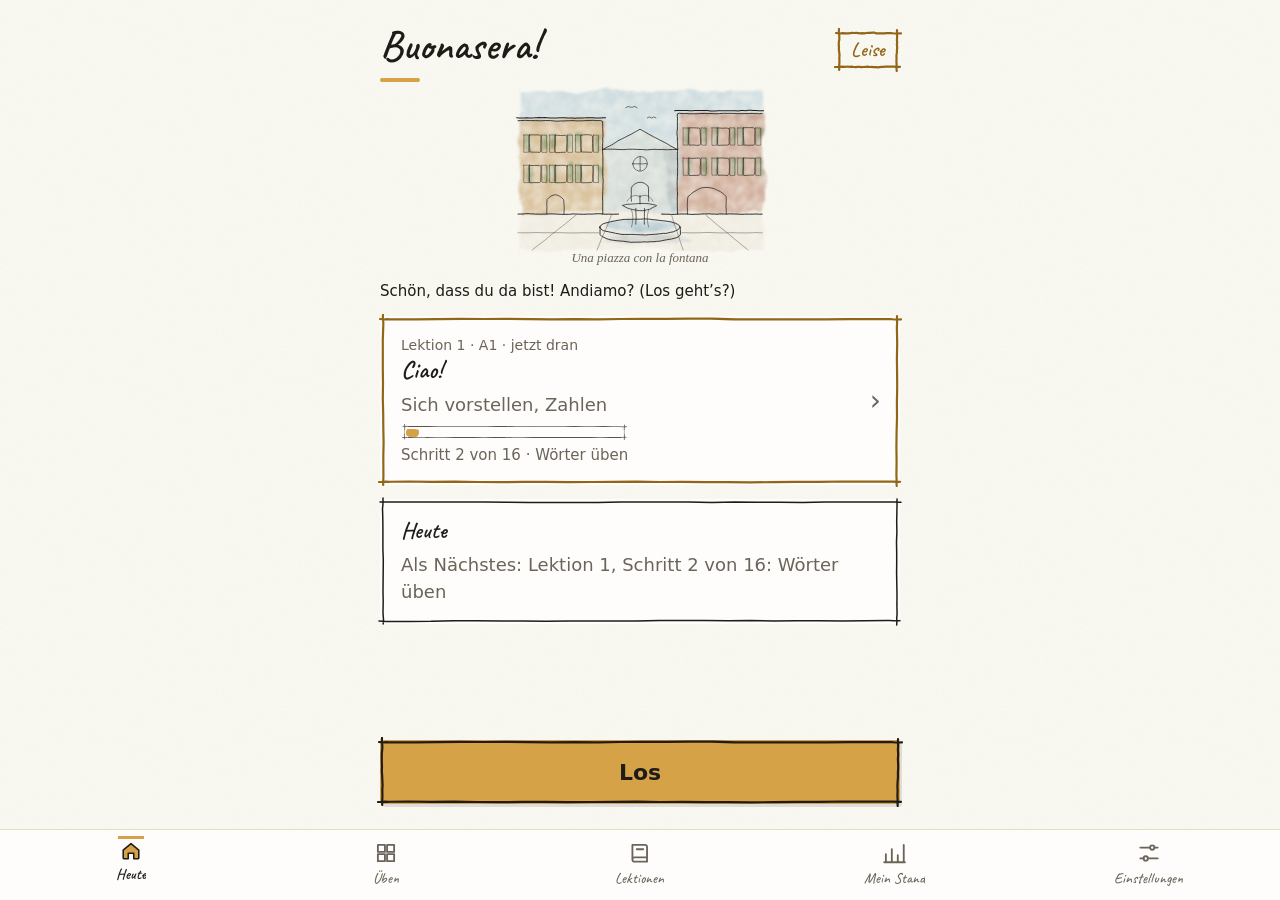
<file: index.html>
<!doctype html>
<html lang="de">
<head>
  <meta charset="utf-8">
  <meta name="viewport" content="width=device-width, initial-scale=1, viewport-fit=cover">
  <title>Italienisch</title>
  <meta name="description" content="Italienisch lernen – ruhig, ohne Werbung, offline.">
  <meta name="theme-color" content="#fbfaf5" media="(prefers-color-scheme: light)">
  <meta name="theme-color" content="#d4cbc0" media="(prefers-color-scheme: dark)">

  <!-- iPhone: als App vom Home-Bildschirm starten -->
  <meta name="apple-mobile-web-app-capable" content="yes">
  <meta name="mobile-web-app-capable" content="yes">
  <meta name="apple-mobile-web-app-status-bar-style" content="default">
  <meta name="apple-mobile-web-app-title" content="Italienisch">
  <link rel="apple-touch-icon" href="icons/icon-180.png">
  <link rel="icon" href="icons/icon.svg" type="image/svg+xml">

  <link rel="manifest" href="manifest.webmanifest">
  <!-- Hintergrund (Papier/Pappe) vor dem Stil setzen, damit nichts aufblitzt -->
  <script src="hintergrund.js"></script>
  <link rel="stylesheet" href="style.css">
</head>
<body>
  <main id="app">

    <!-- Startseite -->
    <section class="screen screen-heute" id="screen-start">
      <header class="kopf kopf-mit-knopf">
        <h1 id="gruss">Buongiorno!</h1>
        <button class="knopf-klein" id="knopf-leise" type="button" aria-pressed="false">Leise</button>
      </header>

      <!-- Reiseskizze der aktuellen Lektion (skizzen.js) -->
      <figure class="skizze-heute" id="skizze-heute" hidden>
        <div class="skizze-flaeche" id="skizze-heute-bild"></div>
        <figcaption id="skizze-heute-titel" lang="it"></figcaption>
      </figure>

      <button class="begleiter" id="begleiter-start" type="button" aria-label="Begleiter: nächster Tipp">
        <span class="begleiter-bild"></span>
        <span class="begleiter-blase"><span class="begleiter-text"></span></span>
      </button>

      <!-- aktuelle Lektion (die Reihenfolge macht die App) -->
      <div class="lektionen-liste" id="jetzt-dran"></div>

      <div class="karte heute-karte">
        <p class="karte-titel">Heute</p>
        <p class="karte-text" id="heute-text">Etwa 10 Minuten: erst fällige Vokabeln, dann der nächste Teil deiner Lektion.</p>
        <div class="weiter-teil" id="weiter-karte" hidden>
          <p class="karte-text"><strong>Du warst gerade hier:</strong> <span id="weiter-text"></span></p>
          <button class="knopf-leise" id="knopf-weiter-verwerfen" type="button">Lieber neu anfangen</button>
        </div>
      </div>

      <button class="knopf-los knopf-los-unten" id="knopf-los" type="button">Los</button>
    </section>

    <!-- Reiter „Üben“ -->
    <section class="screen" id="screen-ueben" hidden>
      <header class="kopf">
        <h1>Frei üben</h1>
      </header>

      <div class="begleiter" id="begleiter-ueben">
        <span class="begleiter-bild"></span>
        <span class="begleiter-blase"><span class="begleiter-text"></span></span>
      </div>

      <button class="karte karte-knopf ueben-karte" id="knopf-kasten" type="button">
        <span class="ueben-symbol symbol-orange" aria-hidden="true"><svg viewBox="0 0 24 24"><path d="M4 9.5h16v10a1 1 0 0 1-1 1H5a1 1 0 0 1-1-1zM4 9.5 6 4.5h12l2 5M9.5 13.5h5"/></svg></span>
        <span class="karte-titel">Vokabelkasten</span>
        <span class="karte-text" id="kasten-stand-ueben">Deine Wörter in 5 Fächern</span>
        <span class="pfeil" aria-hidden="true">›</span>
      </button>

      <button class="karte karte-knopf ueben-karte" id="knopf-lesen" type="button">
        <span class="ueben-symbol symbol-gelb" aria-hidden="true"><svg viewBox="0 0 24 24"><path d="M12 6.5C10 5 7 4.5 4 5v13c3-.5 6 0 8 1.5 2-1.5 5-2 8-1.5V5c-3-.5-6 0-8 1.5zM12 6.5v13"/></svg></span>
        <span class="karte-titel">Lesen</span>
        <span class="karte-text" id="lesen-stand">Texte und Rezepte</span>
        <span class="pfeil" aria-hidden="true">›</span>
      </button>

      <button class="karte karte-knopf ueben-karte" id="knopf-grammatik" type="button">
        <span class="ueben-symbol symbol-gruen" aria-hidden="true"><svg viewBox="0 0 24 24"><path d="M4.5 19 9 5h1.5l4.5 14M6.3 14h6.9M16.5 11.5c.6-.9 1.5-1.3 2.5-1.3 1.6 0 2.5 1 2.5 2.5V19m0-4c-.8-.4-1.7-.5-2.6-.4-1.6.2-2.6 1-2.6 2.3 0 1.3 1 2.2 2.4 2.2 1.4 0 2.4-.8 2.8-1.8"/></svg></span>
        <span class="karte-titel">Grammatik</span>
        <span class="karte-text" id="grammatik-stand">Regeln und Übungen</span>
        <span class="pfeil" aria-hidden="true">›</span>
      </button>

      <button class="karte karte-knopf ueben-karte" id="knopf-hoeren-start" type="button">
        <span class="ueben-symbol symbol-blau" aria-hidden="true"><svg viewBox="0 0 24 24"><path d="M4.5 15v-3a7.5 7.5 0 0 1 15 0v3M4.5 14.5h2.5a1 1 0 0 1 1 1V19a1 1 0 0 1-1 1H5.5a1 1 0 0 1-1-1zM19.5 14.5H17a1 1 0 0 0-1 1V19a1 1 0 0 0 1 1h1.5a1 1 0 0 0 1-1z"/></svg></span>
        <span class="karte-titel">Hören &amp; Üben</span>
        <span class="karte-text" id="hoeren-stand-start">Wortpaare, Hören und schreiben, Sätze legen</span>
        <span class="pfeil" aria-hidden="true">›</span>
      </button>

      <button class="karte karte-knopf ueben-karte" id="knopf-woerterbuch" type="button">
        <span class="ueben-symbol symbol-stift" aria-hidden="true"><svg viewBox="0 0 24 24"><circle cx="10.5" cy="10.5" r="6"/><path d="M15 15l5 5"/></svg></span>
        <span class="karte-titel">Wörterbuch</span>
        <span class="karte-text">Italienisch – Deutsch, offline</span>
        <span class="pfeil" aria-hidden="true">›</span>
      </button>
    </section>

    <!-- Vokabelkasten (unter „Üben“): Fächer, fällige üben, Fach vorziehen -->
    <section class="screen" id="screen-kasten" hidden>
      <header class="kopf">
        <h1>Vokabelkasten</h1>
      </header>
      <p class="karte-text" id="kasten-zusammen"></p>
      <p class="meldung" id="kasten-zuletzt" hidden></p>

      <div class="kasten-faecher" id="kasten-faecher"></div>
      <p class="karte-text klein">Fach antippen: Wörter daraus vorziehen und üben.</p>

      <div class="knopf-gruppe">
        <button class="knopf-haupt" id="knopf-kasten-faellig" type="button">Fällige üben</button>
        <button class="knopf-zurueck" data-zurueck="ueben" type="button">Zurück zu Üben</button>
      </div>
    </section>

    <!-- Reiter „Lektionen“ -->
    <section class="screen" id="screen-lektionen" hidden>
      <header class="kopf">
        <h1>Lektionen</h1>
      </header>
      <p class="karte-text klein">Die App nimmt die Lektionen unter „Heute“ von selbst der Reihe nach. Hier kannst du vorblättern oder Erledigtes wiederholen.</p>
      <div class="lektionen-liste" id="lektionen-liste"></div>
      <details class="lektionen-erledigt" id="lektionen-erledigt" hidden>
        <summary id="lektionen-erledigt-titel">Erledigt – zum Wiederholen</summary>
        <div class="lektionen-liste" id="lektionen-erledigt-liste"></div>
      </details>
    </section>

    <!-- Eine Lektion -->
    <section class="screen" id="screen-lektion" hidden>
      <header class="kopf">
        <p class="gruss" id="lektion-meta"></p>
        <h1 id="lektion-titel" lang="it"></h1>
      </header>
      <p class="karte-text" id="lektion-situation"></p>

      <div class="begleiter" id="begleiter-lektion" hidden>
        <span class="begleiter-bild"></span>
        <span class="begleiter-blase"><span class="begleiter-text"></span></span>
      </div>

      <!-- Grammatik dieser Lektion: kurz zeigen, antippen öffnet das Kapitel -->
      <div class="lektion-grammatik" id="lektion-grammatik" hidden></div>

      <div class="lektionen-liste" id="lektion-teile"></div>

      <div class="karte" id="lektion-woerter" hidden>
        <p class="karte-titel">Wörter dieser Lektion</p>
        <ul class="lektion-wortliste" id="lektion-wortliste"></ul>
      </div>

      <div class="knopf-gruppe" id="lektion-extra"></div>

      <div class="knopf-gruppe">
        <button class="knopf-zurueck" data-zurueck type="button">Zur Startseite</button>
      </div>
    </section>

    <!-- Wörter einer Lektion: kenne ich / neu -->
    <section class="screen" id="screen-wortcheck" hidden>
      <header class="kopf">
        <p class="gruss" id="wortcheck-meta"></p>
        <h1>Kennst du die schon?</h1>
      </header>
      <p class="karte-text">Tipp an, was du schon kennst. Alles andere lernst du in den nächsten Runden kennen.</p>
      <p class="karte-text klein" id="wortcheck-duolingo" hidden>Wörter aus deiner Duolingo-Liste stehen schon auf „kenne ich“. Stimmt etwas nicht, tipp einfach auf „neu“.</p>

      <div class="wortcheck-liste" id="wortcheck-liste"></div>

      <div class="knopf-gruppe">
        <button class="knopf-haupt" id="knopf-wortcheck-fertig" type="button">Fertig</button>
      </div>
    </section>

    <!-- Sichern und Laden -->
    <section class="screen" id="screen-daten" hidden>
      <header class="kopf">
        <h1>Sichern &amp; Laden</h1>
      </header>

      <div class="karte">
        <p class="karte-text">Dein Lernstand liegt nur auf diesem iPhone. Mit „Sichern“ legst du eine Kopie als Datei ab, am besten in iCloud Drive. Mit „Laden“ holst du sie zurück, z. B. auf einem neuen iPhone.</p>
      </div>

      <div class="karte">
        <p class="karte-titel">Zuletzt gesichert</p>
        <p class="karte-text" id="zuletzt-gesichert">noch nie</p>
      </div>

      <p class="meldung" id="daten-meldung" role="status" hidden></p>

      <div class="knopf-gruppe">
        <button class="knopf-haupt" id="knopf-sichern" type="button">Sichern</button>
        <button class="knopf-zweit" id="knopf-laden" type="button">Laden</button>
        <input type="file" id="datei-laden" accept=".json,application/json" hidden>
        <button class="knopf-zurueck" data-zurueck="einst" type="button">Zurück</button>
      </div>
    </section>

    <!-- Meine Wörter -->
    <section class="screen" id="screen-woerter" hidden>
      <header class="kopf">
        <h1>Meine Wörter</h1>
      </header>
      <div class="filter-reihe" id="woerter-filter" role="group" aria-label="Wörter filtern"></div>
      <label class="schalter-zeile">
        <input type="checkbox" id="woerter-verdecken">
        <span>Deutsch verdecken – tippe auf „zeigen“, um dich selbst zu prüfen. Zählt nicht für den Karteikasten.</span>
      </label>
      <div id="woerter-gruppen"></div>
      <button class="knopf-zurueck" data-zurueck="stand" type="button">Zurück</button>
    </section>

    <!-- Vokabel-Abfrage -->
    <section class="screen" id="screen-runde" hidden>
      <header class="kopf kopf-zeile">
        <h2 class="kopf-klein">Vokabeln</h2>
        <span class="stand" id="abfrage-stand"></span>
      </header>

      <div class="karte frage-karte">
        <p class="frage-art" id="frage-art">Auf Italienisch?</p>
        <p class="frage-wort" id="frage-wort" lang="de"></p>
        <p class="loesung-neu" id="loesung-neu" lang="it" hidden></p>
        <div class="hoer-knoepfe" id="runde-hoer" hidden>
          <button class="knopf-klein knopf-klein-voll" id="runde-play" type="button">Anhören</button>
          <button class="knopf-klein" id="runde-langsam" type="button">Langsam</button>
        </div>
      </div>

      <!-- Kennenlernen: Wort wählen -->
      <div class="antworten" id="runde-auswahl" lang="it" hidden></div>

      <!-- Kennenlernen: Wortpaare -->
      <div class="paare" id="runde-paare" hidden>
        <div class="paare-spalte" id="runde-paare-it" lang="it"></div>
        <div class="paare-spalte" id="runde-paare-de" lang="de"></div>
      </div>

      <!-- Italienisch → Deutsch: Antwort aus Kacheln legen -->
      <div id="runde-kacheln" hidden>
        <div class="kachel-ablage" id="runde-ablage" lang="de" aria-label="Deine Antwort"></div>
        <div class="kachel-vorrat" id="runde-vorrat" lang="de" aria-label="Wörter"></div>
      </div>

      <form class="eingabe" id="abfrage-form" autocomplete="off">
        <input class="eingabe-feld" id="abfrage-eingabe" type="text" lang="it"
               autocomplete="off" autocorrect="off" autocapitalize="none" spellcheck="false"
               enterkeyhint="done" placeholder="Italienisch eintippen" aria-label="Antwort auf Italienisch">
      </form>

      <div class="rueckmeldung" id="rueckmeldung" role="status" hidden>
        <p class="rueck-titel" id="rueck-titel"></p>
        <p class="rueck-text" id="rueck-text"></p>
      </div>

      <div class="knopf-gruppe">
        <button class="knopf-haupt" id="knopf-pruefen" type="button">Prüfen</button>
        <button class="knopf-leise" id="knopf-weiss-nicht" type="button">Weiß ich nicht</button>
        <button class="knopf-zurueck" id="knopf-beenden" type="button">Runde beenden</button>
      </div>
    </section>

    <!-- Liste der Lesetexte -->
    <section class="screen" id="screen-texte" hidden>
      <header class="kopf">
        <h1>Lesen</h1>
      </header>
      <div class="text-liste" id="text-liste"></div>
      <button class="knopf-zurueck" data-zurueck="ueben" type="button">Zurück</button>
    </section>

    <!-- Einen Text lesen -->
    <section class="screen" id="screen-lesen" hidden>
      <header class="kopf">
        <p class="gruss" id="lesen-meta"></p>
        <h1 id="lesen-titel" lang="it"></h1>
      </header>

      <div class="lesen-werkzeuge">
        <button class="knopf-klein" id="knopf-vorlesen" type="button">Vorlesen</button>
        <span class="hinweis">Tippe auf ein Wort.</span>
      </div>
      <details class="stimm-einstellung" id="stimm-einstellung">
        <summary>Stimme und Tempo</summary>
        <label class="feld-label" for="tempo-wahl">Tempo</label>
        <select class="eingabe-feld eingabe-klein" id="tempo-wahl" data-tempo>
          <option value="0.55">sehr langsam</option>
          <option value="0.7">langsam</option>
          <option value="0.85">etwas langsamer</option>
          <option value="1">normal</option>
        </select>
        <label class="feld-label" for="stimme-wahl" id="stimme-label" data-stimmen-teil>Stimme</label>
        <select class="eingabe-feld eingabe-klein" id="stimme-wahl" data-stimme="" data-stimmen-teil></select>
        <p class="karte-text klein">Bessere Stimmen: Einstellungen → Bedienungshilfen → Gesprochene Inhalte → Stimmen → Italienisch → eine „Premium“- oder „Verbessert“-Stimme laden. Sie betonen Fragen deutlicher.</p>
      </details>
      <p class="meldung fehler" id="vorlese-hinweis" role="status" hidden></p>

      <article class="karte lesetext" id="lesen-text" lang="it"></article>

      <h2 class="abschnitt" id="fragen-titel">Hast du es verstanden?</h2>
      <div id="lesen-fragen"></div>
      <p class="meldung" id="fragen-ergebnis" role="status" hidden></p>

      <div class="knopf-gruppe">
        <button class="knopf-haupt" id="knopf-fragen-pruefen" type="button">Antworten prüfen</button>
        <button class="knopf-zurueck" id="knopf-lesen-zurueck" type="button">Zurück zu den Texten</button>
        <button class="knopf-leise knopf-gefahr" id="knopf-text-loeschen" type="button" hidden>Text löschen</button>
      </div>
    </section>

    <!-- Eigenen Text einfügen -->
    <section class="screen" id="screen-text-neu" hidden>
      <header class="kopf">
        <h1>Eigener Text</h1>
      </header>
      <p class="hinweis">Füge einen italienischen Text ein, z. B. ein Rezept. Danach kannst du auf jedes Wort tippen.</p>
      <input class="eingabe-feld eingabe-titel" id="neu-titel" type="text" lang="it"
             autocomplete="off" placeholder="Titel (freiwillig)" aria-label="Titel">
      <textarea class="eingabe-feld eingabe-text" id="neu-text" lang="it" rows="10"
                autocomplete="off" autocorrect="off" spellcheck="false"
                placeholder="Text hier einfügen …" aria-label="Italienischer Text"></textarea>
      <button class="knopf-klein" id="knopf-einfuegen" type="button">Aus Zwischenablage einfügen</button>
      <p class="meldung fehler" id="neu-meldung" role="status" hidden></p>
      <div class="knopf-gruppe">
        <button class="knopf-haupt" id="knopf-text-speichern" type="button">Speichern und lesen</button>
        <button class="knopf-zurueck" id="knopf-text-abbrechen" type="button">Abbrechen</button>
      </div>
    </section>

    <!-- Liste der Grammatik-Kapitel -->
    <section class="screen" id="screen-grammatik" hidden>
      <header class="kopf">
        <h1>Grammatik</h1>
      </header>
      <div class="text-liste" id="kapitel-liste"></div>
      <button class="knopf-zurueck" data-zurueck="ueben" type="button">Zurück</button>
    </section>

    <!-- Ein Kapitel: Regel und Tabelle -->
    <section class="screen" id="screen-kapitel" hidden>
      <header class="kopf">
        <p class="gruss" id="kapitel-meta"></p>
        <h1 id="kapitel-titel"></h1>
      </header>
      <div class="karte regel" id="kapitel-regel"></div>
      <div class="tabelle-rahmen">
        <div class="tabelle-scroll">
          <table class="tabelle" id="kapitel-tabelle" lang="it"></table>
        </div>
      </div>
      <p class="karte-text" id="kapitel-uebungen-stand"></p>
      <p class="karte-text" id="kapitel-zusatz-hinweis" hidden>Beim letzten Üben war noch einiges neu. Leichtere Zusatzübungen helfen, Schritt für Schritt.</p>
      <div class="knopf-gruppe">
        <button class="knopf-haupt" id="knopf-ueben" type="button">Üben</button>
        <button class="knopf-zweit" id="knopf-zusatz" type="button" hidden>Leichtere Zusatzübungen</button>
        <button class="knopf-zurueck" id="knopf-kapitel-zurueck" type="button">Zurück</button>
      </div>
    </section>

    <!-- Übung: Lücke oder Kacheln -->
    <section class="screen" id="screen-uebung" hidden>
      <header class="kopf kopf-zeile">
        <h2 class="kopf-klein" id="uebung-titel">Übung</h2>
        <span class="stand" id="uebung-stand"></span>
      </header>

      <div class="karte frage-karte">
        <p class="frage-art" id="uebung-art"></p>
        <p class="frage-wort uebung-de" id="uebung-de"></p>
        <ol class="tipp-liste" id="uebung-tipp" hidden></ol>
      </div>

      <!-- Auswahl (Zusatzübungen) -->
      <div id="uebung-wahl" hidden>
        <p class="luecke-satz" id="wahl-satz" lang="it"></p>
        <div class="antworten" id="wahl-antworten" lang="it"></div>
      </div>

      <!-- Lücke -->
      <div id="uebung-luecke">
        <p class="luecke-satz" id="luecke-satz" lang="it"></p>
        <form class="eingabe" id="luecke-form" autocomplete="off">
          <input class="eingabe-feld" id="luecke-eingabe" type="text" lang="it"
                 autocomplete="off" autocorrect="off" autocapitalize="none" spellcheck="false"
                 enterkeyhint="done" placeholder="Fehlendes Wort" aria-label="Fehlendes Wort">
        </form>
      </div>

      <!-- Kacheln -->
      <div id="uebung-kacheln">
        <div class="kachel-ablage" id="kachel-ablage" lang="it" aria-label="Dein Satz"></div>
        <div class="kachel-vorrat" id="kachel-vorrat" lang="it" aria-label="Wörter"></div>
      </div>

      <div class="rueckmeldung" id="uebung-rueck" role="status" hidden>
        <p class="rueck-titel" id="uebung-rueck-titel"></p>
        <p class="rueck-text" id="uebung-rueck-text"></p>
      </div>

      <div class="knopf-gruppe">
        <button class="knopf-haupt" id="knopf-uebung" type="button">Prüfen</button>
        <button class="knopf-zweit" id="knopf-uebung-zusatz" type="button" hidden>Leichtere Zusatzübungen</button>
        <button class="knopf-zurueck" id="knopf-uebung-beenden" type="button">Übung beenden</button>
      </div>
    </section>

    <!-- Aufgabenrunde: „Kann ich schon“ und gemischte Übungen einer Wiederholung -->
    <section class="screen" id="screen-aufgaben" hidden>
      <header class="kopf kopf-zeile">
        <h2 class="kopf-klein" id="aufgaben-titel"></h2>
        <span class="stand" id="aufgaben-stand"></span>
      </header>

      <div class="karte frage-karte">
        <p class="frage-art" id="aufgabe-art"></p>
        <p class="frage-wort" id="aufgabe-text"></p>
        <div class="hoer-knoepfe" id="aufgabe-hoer" hidden>
          <button class="knopf-klein knopf-klein-voll" id="aufgabe-play" type="button">Anhören</button>
          <button class="knopf-klein" id="aufgabe-langsam" type="button">Langsam</button>
        </div>
      </div>

      <div id="aufgabe-luecke" hidden>
        <p class="luecke-satz" id="aufgabe-luecke-satz" lang="it"></p>
        <form class="eingabe" id="aufgabe-luecke-form" autocomplete="off">
          <input class="eingabe-feld" id="aufgabe-eingabe" type="text" lang="it"
                 autocomplete="off" autocorrect="off" autocapitalize="none" spellcheck="false"
                 enterkeyhint="done" placeholder="Fehlendes Wort" aria-label="Fehlendes Wort">
        </form>
      </div>

      <div id="aufgabe-kacheln" hidden>
        <div class="kachel-ablage" id="aufgabe-ablage" aria-label="Deine Antwort"></div>
        <div class="kachel-vorrat" id="aufgabe-vorrat" aria-label="Wörter"></div>
      </div>

      <div class="rueckmeldung" id="aufgabe-rueck" role="status" hidden>
        <p class="rueck-titel" id="aufgabe-rueck-titel"></p>
        <p class="rueck-text" id="aufgabe-rueck-text"></p>
      </div>

      <div class="knopf-gruppe">
        <button class="knopf-haupt" id="knopf-aufgabe" type="button">Prüfen</button>
        <button class="knopf-zweit" id="knopf-aufgabe-zusatz" type="button" hidden>Leichtere Zusatzübungen</button>
        <button class="knopf-zurueck" id="knopf-aufgaben-beenden" type="button">Beenden</button>
      </div>
    </section>

    <!-- Wörterbuch -->
    <section class="screen" id="screen-woerterbuch" hidden>
      <header class="kopf">
        <h1>Wörterbuch</h1>
      </header>
      <form class="eingabe" id="suche-form" autocomplete="off" role="search">
        <input class="eingabe-feld" id="suche-eingabe" type="search"
               autocomplete="off" autocorrect="off" autocapitalize="none" spellcheck="false"
               enterkeyhint="search" placeholder="Italienisch oder Deutsch" aria-label="Wort suchen">
      </form>
      <p class="hinweis" id="suche-hinweis"></p>
      <div class="treffer-liste" id="treffer-liste"></div>
      <p class="quelle">
        Wörterbuch: <a href="https://www.wikdict.com" target="_blank" rel="noopener">WikDict</a>,
        Daten aus <a href="https://de.wiktionary.org" target="_blank" rel="noopener">Wiktionary</a>,
        Lizenz <a href="https://www.wikdict.com/page/about" target="_blank" rel="noopener">CC BY-SA</a>.
      </p>
      <button class="knopf-zurueck" data-zurueck="ueben" type="button">Zurück</button>
    </section>

    <!-- Reiter „Mein Stand“ (früher Fortschritt) -->
    <section class="screen" id="screen-fortschritt" hidden>
      <header class="kopf">
        <h1>Mein Stand</h1>
      </header>

      <div class="karte">
        <p class="karte-titel">Wörter, die sitzen</p>
        <p class="zahl-gross" id="fs-sicher">0</p>
        <p class="karte-text" id="fs-sicher-text"></p>
        <button class="knopf-klein knopf-klein-voll fs-test-knopf" id="knopf-woerter" type="button">Alle Wörter ansehen</button>
      </div>

      <div class="karte">
        <p class="karte-titel">Dein Karteikasten</p>
        <div class="faecher" id="fs-faecher"></div>
        <p class="karte-text klein">Neu = wird gerade kennengelernt (ansehen, hören, zuordnen). Fach 1 = wird geschrieben, Fach 5 = sitzt lange.</p>
      </div>

      <div class="karte">
        <p class="karte-titel">Grammatik wiederholen</p>
        <div class="faecher" id="fs-gram-faecher"></div>
        <p class="karte-text klein" id="fs-gram-text">Geübte Kapitel kommen wie Vokabeln immer wieder – mit neuen Aufgaben. Fach 5 = sitzt lange.</p>
      </div>

      <div class="zahlen-reihe">
        <div class="karte">
          <p class="karte-titel">Texte verstanden</p>
          <p class="zahl-mittel" id="fs-texte"></p>
        </div>
        <div class="karte">
          <p class="karte-titel">Grammatik geübt</p>
          <p class="zahl-mittel" id="fs-grammatik"></p>
        </div>
      </div>

      <div class="karte">
        <p class="karte-titel">Niveau</p>
        <p class="zahl-mittel" id="fs-niveau">–</p>
        <p class="karte-text" id="fs-niveau-text">Noch kein Test gemacht.</p>
        <button class="knopf-klein fs-test-knopf" id="knopf-test" type="button">Niveau-Test machen (ca. 10 Min.)</button>
      </div>
    </section>

    <!-- Reiter „Einstellungen“ -->
    <section class="screen" id="screen-einstellungen" hidden>
      <header class="kopf">
        <h1>Einstellungen</h1>
      </header>

      <div class="karte">
        <p class="karte-titel">Aussehen</p>
        <label class="feld-label" for="einst-grund">Hintergrund</label>
        <select class="eingabe-feld eingabe-klein" id="einst-grund">
          <option value="auto">Wie iPhone</option>
          <option value="papier">Papier</option>
          <option value="pappe">Pappe</option>
        </select>
        <p class="karte-text klein" id="einst-grund-jetzt"></p>
        <label class="feld-label" for="einst-hell">Helligkeit</label>
        <input class="regler" id="einst-hell" type="range" min="0" max="100" step="1">
        <label class="feld-label" for="einst-waerme">Wärme</label>
        <input class="regler" id="einst-waerme" type="range" min="0" max="100" step="1">
        <button class="knopf-klein" id="knopf-grund-zurueck" type="button">Zurücksetzen</button>
      </div>
      <div class="karte">
        <p class="karte-titel">Knopf-Farbe</p>
        <div class="farb-felder" id="einst-farben" role="group" aria-label="Knopf-Farbe"></div>
        <p class="karte-text klein" id="einst-farbe-name"></p>
        <label class="feld-label" for="einst-farbe-hell">Helligkeit</label>
        <input class="regler" id="einst-farbe-hell" type="range" min="0" max="100" step="1">
        <label class="feld-label" for="einst-farbe-saett">Sättigung</label>
        <input class="regler" id="einst-farbe-saett" type="range" min="0" max="100" step="1">
        <button class="knopf-klein" id="knopf-farbe-zurueck" type="button">Zurücksetzen</button>
      </div>
      <div class="karte">
        <p class="karte-titel">Vorlesen</p>
        <label class="schalter-zeile">
          <input type="checkbox" id="einst-leise">
          <span>Leise – gerade nichts vorlesen. Hörübungen kommen dann als Text: deutscher Satz, auf Italienisch mit Kacheln legen.</span>
        </label>
        <label class="feld-label" for="stand-tempo">Tempo</label>
        <select class="eingabe-feld eingabe-klein" id="stand-tempo" data-tempo>
          <option value="0.55">sehr langsam</option>
          <option value="0.7">langsam</option>
          <option value="0.85">etwas langsamer</option>
          <option value="1">normal</option>
        </select>
        <label class="feld-label" for="stand-stimme" data-stimmen-teil>Stimme</label>
        <select class="eingabe-feld eingabe-klein" id="stand-stimme" data-stimme="" data-stimmen-teil></select>
        <label class="feld-label" for="stand-stimme-m" data-stimmen-teil>Stimme für männliche Wörter (il, lo, un …)</label>
        <select class="eingabe-feld eingabe-klein" id="stand-stimme-m" data-stimme="M" data-stimmen-teil></select>
        <label class="feld-label" for="stand-stimme-w" data-stimmen-teil>Stimme für weibliche Wörter (la, le, una …)</label>
        <select class="eingabe-feld eingabe-klein" id="stand-stimme-w" data-stimme="W" data-stimmen-teil></select>
        <p class="karte-text klein" data-stimmen-teil>Gilt für Vokabeln und Wortpaare, nicht für Texte. So hörst du das Geschlecht mit.</p>
        <p class="karte-text klein">Mehr Stimmen: Einstellungen → Bedienungshilfen → Gesprochene Inhalte → Stimmen → Italienisch. Hörst du beim Tempo keinen Unterschied, probier eine andere Stimme – manche iPhone-Stimmen achten kaum aufs Tempo.</p>
      </div>

      <div class="karte">
        <p class="karte-titel">Sichern &amp; Laden</p>
        <p class="karte-text klein">Etwa einmal pro Woche eine Kopie in iCloud Drive ablegen.</p>
        <button class="knopf-klein fs-test-knopf" id="knopf-daten" type="button">Sichern &amp; Laden</button>
      </div>
    </section>

    <!-- Niveau-Test -->
    <section class="screen" id="screen-test" hidden>
      <header class="kopf kopf-zeile">
        <h2 class="kopf-klein">Niveau-Test</h2>
        <span class="stand" id="test-stand"></span>
      </header>
      <div class="karte frage" id="test-frage-karte">
        <p class="frage-text" id="test-frage" lang="it"></p>
        <div class="antworten" id="test-antworten"></div>
      </div>
      <div class="karte" id="test-ergebnis" hidden>
        <p class="karte-titel">Dein Niveau</p>
        <p class="zahl-gross" id="test-niveau"></p>
        <p class="karte-text" id="test-erklaerung"></p>
        <div class="faecher" id="test-stufen"></div>
      </div>
      <p class="hinweis" id="test-hinweis">Rate nicht zu viel – „weiß nicht“ ist ehrlicher.</p>
      <div class="knopf-gruppe">
        <button class="knopf-haupt" id="knopf-test-weiter" type="button">Weiter</button>
        <button class="knopf-zurueck" id="knopf-test-ende" type="button">Test abbrechen</button>
      </div>
    </section>

    <!-- Hören & Üben -->
    <section class="screen" id="screen-hoeren" hidden>
      <header class="kopf kopf-zeile">
        <h2 class="kopf-klein" id="hoeren-titel">Hören &amp; Üben</h2>
        <span class="stand" id="hoeren-stand"></span>
      </header>

      <div class="karte frage-karte">
        <p class="frage-art" id="hoeren-art"></p>
        <p class="frage-wort frage-satz" id="hoeren-deutsch" lang="de" hidden></p>
        <div class="hoer-knoepfe" id="hoer-knoepfe">
          <button class="knopf-klein knopf-klein-voll" id="knopf-hoeren-play" type="button">Anhören</button>
          <button class="knopf-klein" id="knopf-hoeren-langsam" type="button">Langsam</button>
        </div>
        <p class="frage-wort" id="hoeren-ergebnis-titel" hidden></p>
      </div>

      <!-- Diktat -->
      <form class="eingabe" id="diktat-form" autocomplete="off">
        <input class="eingabe-feld" id="diktat-eingabe" type="text" lang="it"
               autocomplete="off" autocorrect="off" autocapitalize="sentences" spellcheck="false"
               enterkeyhint="done" placeholder="Schreib, was du hörst" aria-label="Gehörter Satz">
      </form>

      <!-- Kacheln -->
      <div id="hoer-kacheln">
        <div class="kachel-ablage" id="hoer-ablage" lang="it" aria-label="Dein Satz"></div>
        <div class="kachel-vorrat" id="hoer-vorrat" lang="it" aria-label="Wörter"></div>
      </div>

      <!-- Wortpaare -->
      <div class="paare" id="paare">
        <div class="paare-spalte" id="paare-it" lang="it"></div>
        <div class="paare-spalte" id="paare-de" lang="de"></div>
      </div>

      <div class="rueckmeldung" id="hoeren-rueck" role="status" hidden>
        <p class="rueck-titel" id="hoeren-rueck-titel"></p>
        <p class="rueck-text" id="hoeren-rueck-text"></p>
      </div>

      <div class="knopf-gruppe">
        <button class="knopf-haupt" id="knopf-hoeren" type="button">Prüfen</button>
        <button class="knopf-zurueck" id="knopf-hoeren-beenden" type="button">Übung beenden</button>
      </div>
    </section>

    <!-- Ende der Runde -->
    <section class="screen" id="screen-ende" hidden>
      <header class="kopf">
        <h1 id="ende-titel">Fertig für heute</h1>
      </header>
      <div class="begleiter" id="begleiter-ende">
        <span class="begleiter-bild"></span>
        <span class="begleiter-blase"><span class="begleiter-text"></span></span>
      </div>
      <div class="karte">
        <p class="karte-text" id="ende-text"></p>
      </div>
      <div class="karte">
        <p class="karte-titel">Wörter, die sitzen</p>
        <p class="zahl-gross" id="ende-sicher">0</p>
      </div>
      <div class="karte" id="ende-naechstes" hidden>
        <p class="karte-titel">Jetzt noch</p>
        <p class="karte-text" id="ende-naechstes-text" lang="it"></p>
      </div>
      <div class="knopf-gruppe">
        <button class="knopf-haupt" id="knopf-naechstes" type="button" hidden>Weiter</button>
        <button class="knopf-zweit" id="knopf-vorschlag" type="button" hidden></button>
        <button class="knopf-zurueck" data-zurueck type="button" id="knopf-ende-start">Zur Startseite</button>
      </div>
    </section>

  </main>

  <!-- Leiste oben: „‹ Zurück“ auf Unterseiten (führt den Zurück-Knopf der Seite aus) -->
  <div class="oben-leiste" id="oben-leiste" hidden>
    <button type="button" id="knopf-oben-zurueck"><span class="oben-zeichen" aria-hidden="true">‹</span> <span id="oben-zurueck-text">Zurück</span></button>
  </div>

  <!-- Leiste unten: die fünf Reiter -->
  <nav class="leiste" id="leiste" aria-label="Hauptmenü" hidden>
    <button type="button" data-reiter="heute">
      <svg viewBox="0 0 24 24" aria-hidden="true"><path d="M3.5 11 12 4l8.5 7v8.5a1 1 0 0 1-1 1H15v-6H9v6H4.5a1 1 0 0 1-1-1z"/></svg>
      <span>Heute</span>
    </button>
    <button type="button" data-reiter="ueben">
      <svg viewBox="0 0 24 24" aria-hidden="true"><path d="M4.5 4.5h6.5V11H4.5zM13 4.5h6.5V11H13zM4.5 13H11v6.5H4.5zM13 13h6.5v6.5H13z"/></svg>
      <span>Üben</span>
    </button>
    <button type="button" data-reiter="lektionen">
      <svg viewBox="0 0 24 24" aria-hidden="true"><path d="M5 4.5h11.5a2 2 0 0 1 2 2V20H7a2 2 0 0 1-2-2zM5 18a2 2 0 0 1 2-2h11.5M9 8.5h6"/></svg>
      <span>Lektionen</span>
    </button>
    <button type="button" data-reiter="stand">
      <svg viewBox="0 0 24 24" aria-hidden="true"><path d="M4.5 20V13M10 20V8.5M15.5 20v-6M21 20V4.5M3 20.5h19"/></svg>
      <span>Mein Stand</span>
    </button>
    <button type="button" data-reiter="einst">
      <svg viewBox="0 0 24 24" aria-hidden="true"><path d="M4 7h9M17 7h3M4 17h3M11 17h9"/><circle cx="15" cy="7" r="2"/><circle cx="9" cy="17" r="2"/></svg>
      <span>Einstellungen</span>
    </button>
  </nav>

  <!-- Wort-Blatt: erscheint unten, wenn man auf ein Wort tippt -->
  <div class="wort-blatt" id="wort-blatt" role="dialog" aria-label="Wortbedeutung" hidden>
    <div class="wort-kopf">
      <p class="wort-form" id="wort-form" lang="it"></p>
      <button class="knopf-schliessen" id="wort-schliessen" type="button" aria-label="Schließen">✕</button>
    </div>
    <p class="wort-grundform" id="wort-grundform" lang="it"></p>
    <p class="wort-bedeutung" id="wort-bedeutung"></p>
    <p class="wort-quelle" id="wort-quelle" hidden>aus dem Wörterbuch WikDict</p>
    <div class="wort-knoepfe">
      <button class="knopf-klein" id="wort-anhoeren" type="button">Wort hören</button>
      <button class="knopf-klein" id="satz-anhoeren" type="button">Satz hören</button>
      <button class="knopf-klein knopf-klein-voll" id="wort-merken" type="button">In Karteikarten</button>
    </div>
    <button class="regel-link" id="wort-regel" type="button" hidden></button>
    <button class="regel-link" id="wort-eigen-oeffnen" type="button">Eigene Bedeutung eintragen</button>
    <form class="wort-eigen" id="wort-eigen" autocomplete="off" hidden>
      <label class="feld-label" for="eigen-grundform">Grundform</label>
      <input class="eingabe-feld eingabe-klein" id="eigen-grundform" type="text" lang="it"
             autocomplete="off" autocorrect="off" autocapitalize="none" spellcheck="false">
      <label class="feld-label" for="eigen-bedeutung">Bedeutung auf Deutsch</label>
      <input class="eingabe-feld eingabe-klein" id="eigen-bedeutung" type="text" lang="de"
             autocomplete="off" enterkeyhint="done">
      <button class="knopf-klein knopf-klein-voll" type="submit">Speichern</button>
    </form>
  </div>

  <script src="speicher.js"></script>
  <script src="wortschatz.js"></script>
  <script src="tippfehler.js"></script>
  <script src="vokabeln.js"></script>
  <script src="texte.js"></script>
  <script src="texte-b.js"></script>
  <script src="texte-a1.js"></script>
  <script src="texte-a2.js"></script>
  <script src="texte-b1.js"></script>
  <script src="texte-b2.js"></script>
  <script src="lesen.js"></script>
  <script src="grammatik.js"></script>
  <script src="grammatik-b.js"></script>
  <script src="zusatz.js"></script>
  <script src="erzeuger.js"></script>
  <script src="woerterbuch.js"></script>
  <script src="niveautest.js"></script>
  <script src="begleiter.js"></script>
  <script src="kacheln.js"></script>
  <script src="uebungen.js"></script>
  <script src="lektionen-inhalt.js"></script>
  <script src="lektionen-a1.js"></script>
  <script src="lektionen-a2.js"></script>
  <script src="lektionen-b1.js"></script>
  <script src="lektionen-b2.js"></script>
  <script src="saetze-a1.js"></script>
  <script src="saetze.js"></script>
  <script src="schon-bekannt.js"></script>
  <script src="lektionen.js"></script>
  <script src="skizzen-zuordnung.js"></script>
  <script src="skizzen.js"></script>
  <script src="woerterliste.js"></script>
  <script src="wiederholung.js"></script>
  <script src="app.js"></script>
</body>
</html>
</file>
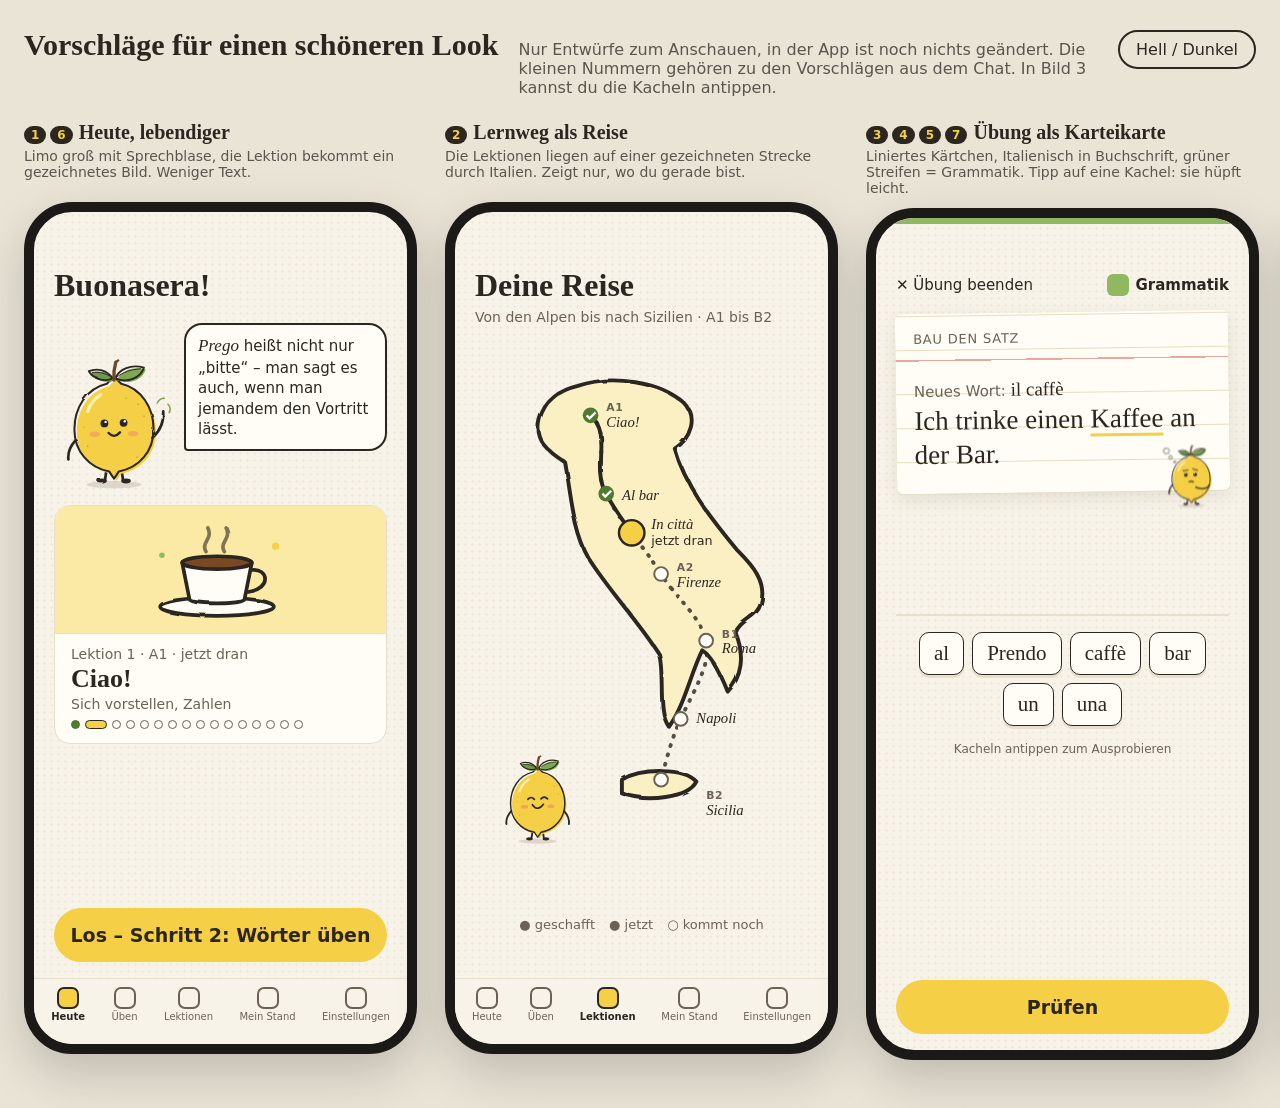
<file: docs/superpowers/entwuerfe/entwurf1-bilder.html>
<!DOCTYPE html>
<html lang="de">
<head>
<meta charset="utf-8">
<meta name="viewport" content="width=device-width, initial-scale=1">
<title>Limo-Look Vorschläge</title>
<style>
:root {
  --hintergrund: #f7f3e8; --flaeche: #fffdf6; --text: #2b2620; --text-leise: #6b6255;
  --akzent: #f5cf45; --akzent-text: #2b2620; --linie: #2b2620; --richtig: #4f7a30;
  --fehler: #3f6e8c; --rand: #e7dfcb; --limo-tinte: #2b2620;
  --lesen: #f5cf45; --grammatik: #8fb860; --hoeren: #8eb8d4; --holz: #c99a62; --holz-dunkel: #9c7140;
  --karte-linie: #e9dcc0; --stiefel: #fbf0c4; --punkt: rgba(120, 100, 60, .07);
  --serif: ui-serif, "New York", Georgia, "Times New Roman", serif;
  --sans: -apple-system, BlinkMacSystemFont, "Segoe UI", system-ui, sans-serif;
}
body.dunkel {
  --hintergrund: #1e1c17; --flaeche: #29261f; --text: #efe8d8; --text-leise: #b5ac9a;
  --akzent: #f2cb45; --linie: #f2cb45; --richtig: #a3c46f; --fehler: #8eb8d4;
  --rand: #3b372e; --limo-tinte: #efe8d8; --karte-linie: #3b372e; --stiefel: #34301f; --punkt: rgba(255, 240, 200, .04);
  --holz: #6b5032; --holz-dunkel: #4d3922;
}
* { box-sizing: border-box; }
body { margin: 0; background: #e9e4d6; color: #2b2620; font-family: var(--sans); }
body.dunkel { background: #121110; color: #efe8d8; }
header.seite { max-width: 1700px; margin: 0 auto; padding: 28px 24px 8px; display: flex; gap: 20px; align-items: baseline; flex-wrap: wrap; }
header.seite h1 { font-family: var(--serif); margin: 0; font-size: 30px; }
header.seite p { margin: 0; opacity: .75; flex: 1 1 300px; }
.umschalter { border: 2px solid currentColor; background: none; color: inherit; border-radius: 999px; padding: 8px 16px; font: inherit; cursor: pointer; }
.reihe { max-width: 1700px; margin: 0 auto; padding: 16px 24px 48px; display: flex; gap: 28px; overflow-x: auto; }
.vorschlag { flex: 0 0 auto; width: 393px; }
.vorschlag h2 { font-family: var(--serif); font-size: 20px; margin: 0 0 4px; }
.vorschlag .was { font-size: 14px; opacity: .75; margin: 0 0 12px; min-height: 42px; }
.nummern { display: inline-flex; gap: 4px; margin-right: 6px; }
.nummern span { background: #2b2620; color: #f5cf45; border-radius: 999px; font: 600 12px var(--sans); padding: 2px 7px; }
body.dunkel .nummern span { background: #f2cb45; color: #2b2620; }

/* Handy */
.handy { width: 393px; height: 852px; border-radius: 48px; border: 10px solid #1b1a17; background: var(--hintergrund);
  background-image: radial-gradient(var(--punkt) 1px, transparent 1.2px); background-size: 7px 7px;
  color: var(--text); overflow: hidden; position: relative; display: flex; flex-direction: column; box-shadow: 0 20px 50px rgba(0,0,0,.18); }
.inhalt { flex: 1; padding: 56px 20px 16px; display: flex; flex-direction: column; gap: 16px; overflow: hidden; }
.leiste { display: flex; justify-content: space-around; padding: 8px 4px 22px; border-top: 1px solid var(--rand); background: var(--hintergrund); font-size: 10px; color: var(--text-leise); }
.leiste div { display: flex; flex-direction: column; align-items: center; gap: 2px; }
.leiste div.an { color: var(--text); font-weight: 600; }
.leiste i { width: 22px; height: 22px; border: 2px solid currentColor; border-radius: 7px; display: block; }
.leiste .an i { background: var(--akzent); border-color: var(--linie); }
h1.gross { font-family: var(--serif); font-size: 32px; margin: 0; line-height: 1.1; }
.leise { color: var(--text-leise); font-size: 14px; }
.karte { background: var(--flaeche); border: 1px solid var(--rand); border-radius: 16px; padding: 14px 16px; }
.knopf { background: var(--akzent); color: var(--akzent-text); border: none; border-radius: 999px; padding: 16px; font: 600 19px var(--sans); text-align: center; }
.knopf.neben { background: none; border: 2px solid var(--linie); color: var(--text); font-size: 16px; padding: 11px; }
svg.limo { display: block; color: var(--limo-tinte); }
.strich:not([fill]):not([style]) { fill: none; }
.strich { stroke: var(--limo-tinte); stroke-width: 4; stroke-linecap: round; stroke-linejoin: round; }

/* A: Heute */
.heute-kopf { display: flex; align-items: flex-end; gap: 10px; margin-top: 4px; }
.heute-kopf svg.limo { width: 120px; flex: 0 0 auto; }
.blase { background: var(--flaeche); border: 2px solid var(--limo-tinte); border-radius: 18px 18px 18px 4px; padding: 10px 12px; font-size: 15px; line-height: 1.35; margin-bottom: 38px; }
.blase em { font-family: var(--serif); font-size: 17px; }
.lektion-gross { padding: 0; overflow: hidden; }
.lektion-bild { height: 128px; background: #fbeaa6; display: flex; align-items: center; justify-content: center; border-bottom: 1px solid var(--rand); }
body.dunkel .lektion-bild { background: #3a3220; }
.lektion-bild svg { height: 110px; }
.lektion-text { padding: 12px 16px 14px; }
.lektion-text h3 { font-family: var(--serif); font-size: 26px; margin: 2px 0; }
.punkte { display: flex; gap: 5px; margin-top: 8px; }
.punkte b { width: 9px; height: 9px; border-radius: 50%; border: 1.5px solid var(--text-leise); }
.punkte b.ja { background: var(--richtig); border-color: var(--richtig); }
.punkte b.jetzt { background: var(--akzent); border-color: var(--linie); width: 22px; border-radius: 6px; }

/* B: Reise */
.karte-italien { position: relative; height: 560px; }
.karte-italien svg { width: 100%; height: 100%; }
.station text { font: 13px var(--sans); fill: var(--text); }
.station .titel { font: italic 15px var(--serif); }
.station .stufe { font: 700 11px var(--sans); fill: var(--text-leise); letter-spacing: .06em; }
.legende { display: flex; gap: 14px; font-size: 13px; color: var(--text-leise); justify-content: center; }

/* C: Übung */
.streifen { position: absolute; top: 0; left: 0; right: 0; height: 6px; background: var(--grammatik); }
.oben { display: flex; justify-content: space-between; align-items: center; font-size: 15px; }
.oben .bereich { display: flex; align-items: center; gap: 6px; font-weight: 600; }
.oben .bereich i { width: 22px; height: 22px; border-radius: 6px; background: var(--grammatik); display: block; }
.karteikarte { background: var(--flaeche); border-radius: 6px; padding: 18px 18px 22px; position: relative; transform: rotate(-.8deg);
  box-shadow: 0 1px 0 var(--rand), 0 6px 18px rgba(60,50,20,.10);
  background-image: linear-gradient(to bottom, transparent 46px, #e7a8a0 46px, #e7a8a0 47.5px, transparent 47.5px),
                    repeating-linear-gradient(to bottom, transparent 0 33px, var(--karte-linie) 33px 34px);
  background-position: 0 0, 0 47px; }
body.dunkel .karteikarte { background-image: linear-gradient(to bottom, transparent 46px, #7a4a45 46px, #7a4a45 47.5px, transparent 47.5px), repeating-linear-gradient(to bottom, transparent 0 33px, var(--karte-linie) 33px 34px); box-shadow: none; }
.karteikarte .aufgabe { font-size: 13px; color: var(--text-leise); text-transform: uppercase; letter-spacing: .06em; height: 30px; }
.karteikarte .de { font-size: 15px; color: var(--text-leise); margin-top: 18px; }
.karteikarte .it { font-family: var(--serif); font-size: 27px; line-height: 34px; margin-top: 2px; }
.karteikarte .it u { text-decoration: none; border-bottom: 3px solid var(--akzent); }
.karteikarte svg.limo { position: absolute; width: 58px; right: 10px; bottom: -18px; }
.ablage { min-height: 108px; border-bottom: 2px solid var(--rand); display: flex; flex-wrap: wrap; gap: 8px; align-content: flex-start; padding: 6px 0; }
.vorrat { display: flex; flex-wrap: wrap; gap: 8px; justify-content: center; }
.kachel { font-family: var(--serif); font-size: 21px; padding: 8px 14px; background: var(--flaeche); border: 1.5px solid var(--text); border-radius: 10px; box-shadow: 0 3px 0 var(--rand); cursor: pointer; user-select: none; }
.kachel.hops { animation: hops .32s ease-out; }
@keyframes hops { 0% { transform: translateY(0) } 45% { transform: translateY(-6px) } 100% { transform: translateY(0) } }
.hinweis { font-size: 12px; text-align: center; color: var(--text-leise); }

/* D: Kasten + Rezept */
.kasten { position: relative; padding-top: 6px; }
.kasten svg { width: 100%; display: block; }
.kasten text { font: 600 13px var(--sans); }
.kasten .zahl { font: 700 20px var(--serif); }
.rezept { padding: 0; overflow: hidden; }
.rezept .bild { height: 118px; background: #f3e1c4; display: flex; align-items: center; justify-content: center; }
body.dunkel .rezept .bild { background: #3a3024; }
.rezept .bild svg { height: 104px; }
.rezept .text { padding: 10px 16px 14px; }
.rezept h3 { font-family: var(--serif); margin: 0; font-size: 22px; }
.rezept p { margin: 4px 0 0; font-family: var(--serif); font-size: 16px; line-height: 1.45; }
.rezept p u { text-decoration: none; border-bottom: 2px dotted var(--text-leise); }
</style>
</head>
<body>
<svg width="0" height="0" style="position:absolute">
  <defs>
    <filter id="wackel" x="-10%" y="-10%" width="120%" height="120%">
      <feTurbulence type="fractalNoise" baseFrequency="0.035" numOctaves="2" seed="7" result="r"/>
      <feDisplacementMap in="SourceGraphic" in2="r" scale="3"/>
    </filter>
  </defs>
</svg>

<header class="seite">
  <h1>Vorschläge für einen schöneren Look</h1>
  <p>Nur Entwürfe zum Anschauen, in der App ist noch nichts geändert. Die kleinen Nummern gehören zu den Vorschlägen aus dem Chat. In Bild 3 kannst du die Kacheln antippen.</p>
  <button class="umschalter" onclick="document.body.classList.toggle('dunkel')">Hell / Dunkel</button>
</header>

<div class="reihe">

<!-- A: HEUTE -->
<section class="vorschlag">
  <h2><span class="nummern"><span>1</span><span>6</span></span>Heute, lebendiger</h2>
  <p class="was">Limo groß mit Sprechblase, die Lektion bekommt ein gezeichnetes Bild. Weniger Text.</p>
  <div class="handy">
    <div class="inhalt">
      <h1 class="gross">Buonasera!</h1>
      <div class="heute-kopf">
        <svg class="limo" viewBox="0 -12 200 234" aria-hidden="true">
      <defs><filter id="limo-strich-1" x="-10%" y="-10%" width="120%" height="120%">
        <feTurbulence type="fractalNoise" baseFrequency="0.035" numOctaves="2" seed="11" result="r"/>
        <feDisplacementMap in="SourceGraphic" in2="r" scale="3.2"/>
      </filter></defs>
      <g filter="url(#limo-strich-1)">
      <ellipse cx="100" cy="214" rx="46" ry="6" fill="currentColor" opacity="0.12"/>
      <path d="M88 186 L85 206" stroke="currentColor" stroke-width="4.5" fill="none" stroke-linecap="round" stroke-linejoin="round"/><path d="M112 186 L115 206" stroke="currentColor" stroke-width="4.5" fill="none" stroke-linecap="round" stroke-linejoin="round"/>
      <ellipse cx="80" cy="208" rx="8" ry="4" fill="currentColor"/>
      <ellipse cx="120" cy="208" rx="8" ry="4" fill="currentColor"/>
      <path d="M100 34 C 104 38, 108 42, 112 46 C 146 54, 166 86, 166 122 C 166 158, 142 186, 108 192 C 105 197, 103 200, 100 204 C 97 200, 95 197, 92 192 C 58 186, 34 158, 34 122 C 34 86, 54 54, 88 46 C 92 42, 96 38, 100 34 Z" fill="#F5CF45" transform="translate(4 4)"/>
      <path d="M56 92 Q62 74 78 64" stroke="#FFF2B0" stroke-width="5.5" fill="none" stroke-linecap="round" stroke-linejoin="round"/>
      <circle cx="140" cy="80" r="1.6" fill="#D9A92A"/><circle cx="150" cy="100" r="1.4" fill="#D9A92A"/>
      <circle cx="56" cy="150" r="1.6" fill="#D9A92A"/><circle cx="138" cy="168" r="1.4" fill="#D9A92A"/>
      <circle cx="50" cy="118" r="1.3" fill="#D9A92A"/><circle cx="120" cy="70" r="1.3" fill="#D9A92A"/>
      <path d="M100 34 C 104 38, 108 42, 112 46 C 146 54, 166 86, 166 122 C 166 158, 142 186, 108 192 C 105 197, 103 200, 100 204 C 97 200, 95 197, 92 192 C 58 186, 34 158, 34 122 C 34 86, 54 54, 88 46 C 92 42, 96 38, 100 34 Z" fill="none" stroke="#2B2620" stroke-width="3.4" stroke-linejoin="round"/>
      <path d="M98 37 C 89 23, 72 19, 58 25 C 66 39, 86 43, 98 37 Z" fill="#6E9A48" transform="translate(3 3)"/>
      <path d="M98 37 C 89 23, 72 19, 58 25 C 66 39, 86 43, 98 37 Z" fill="none" stroke="#2B2620" stroke-width="3" stroke-linejoin="round"/>
      <path d="M96 35 C 88 29, 76 26, 64 27" stroke="#2B2620" stroke-width="1.6" fill="none" stroke-linecap="round" stroke-linejoin="round"/>
      <path d="M102 37 C 109 21, 128 13, 150 19 C 144 37, 122 45, 102 37 Z" fill="#7FA653" transform="translate(3 3)"/>
      <path d="M102 37 C 109 21, 128 13, 150 19 C 144 37, 122 45, 102 37 Z" fill="none" stroke="#2B2620" stroke-width="3" stroke-linejoin="round"/>
      <path d="M104 35 C 115 27, 128 22, 144 21" stroke="#2B2620" stroke-width="1.6" fill="none" stroke-linecap="round" stroke-linejoin="round"/>
      <path d="M100 40 C 99 30, 100 20, 103 10" stroke="#6B4A2B" stroke-width="5.5" fill="none" stroke-linecap="round" stroke-linejoin="round"/>
      <path d="M103 10 L107 7" stroke="#6B4A2B" stroke-width="4" fill="none" stroke-linecap="round" stroke-linejoin="round"/><path d="M36 140 Q22 156 24 172" stroke="currentColor" stroke-width="4.5" fill="none" stroke-linecap="round" stroke-linejoin="round"/><path d="M164 136 Q184 118 182 92" stroke="currentColor" stroke-width="4.5" fill="none" stroke-linecap="round" stroke-linejoin="round"/><path d="M190 80 Q196 86 192 94" stroke="#7FA653" stroke-width="2.6" fill="none" stroke-linecap="round" stroke-linejoin="round"/><path d="M172 78 Q176 70 184 70" stroke="#7FA653" stroke-width="2.6" fill="none" stroke-linecap="round" stroke-linejoin="round"/>
      <circle cx="84" cy="112" r="6.5" fill="#2B2620"/><circle cx="86" cy="109.5" r="2" fill="#FFFFFF"/>
      <circle cx="116" cy="111" r="6.5" fill="#2B2620"/><circle cx="118" cy="108.5" r="2" fill="#FFFFFF"/>
      <ellipse cx="68" cy="130" rx="8.5" ry="4.5" fill="#EF8E6E" opacity="0.55"/>
      <ellipse cx="132" cy="129" rx="8.5" ry="4.5" fill="#EF8E6E" opacity="0.55"/><path d="M91 128 Q100 138 110 127" stroke="#2B2620" stroke-width="4" fill="none" stroke-linecap="round" stroke-linejoin="round"/></g>
    </svg>
        <div class="blase"><em>Prego</em> heißt nicht nur „bitte“ – man sagt es auch, wenn man jemandem den Vortritt lässt.</div>
      </div>
      <div class="karte lektion-gross">
        <div class="lektion-bild">
          <svg viewBox="0 0 200 120" filter="url(#wackel)">
            <!-- Espressotasse mit Untertasse -->
            <ellipse cx="96" cy="100" rx="62" ry="10" fill="#fffdf6" class="strich"/>
            <path d="M58 52 L66 92 C68 98 124 98 126 92 L134 52 Z" fill="#fffdf6" class="strich"/>
            <path d="M134 60 C152 58 156 80 130 84" class="strich"/>
            <ellipse cx="96" cy="52" rx="38" ry="7" fill="#7a4a24" class="strich"/>
            <path d="M84 40 C78 30 92 26 86 14 M104 40 C98 30 112 26 106 14" class="strich" stroke-width="3" opacity=".6"/>
            <circle cx="160" cy="34" r="4" fill="#f5cf45"/><circle cx="36" cy="44" r="3" fill="#8fb860"/>
          </svg>
        </div>
        <div class="lektion-text">
          <div class="leise">Lektion 1 · A1 · jetzt dran</div>
          <h3>Ciao!</h3>
          <div class="leise">Sich vorstellen, Zahlen</div>
          <div class="punkte"><b class="ja"></b><b class="jetzt"></b><b></b><b></b><b></b><b></b><b></b><b></b><b></b><b></b><b></b><b></b><b></b><b></b><b></b><b></b></div>
        </div>
      </div>
      <div style="flex:1"></div>
      <div class="knopf">Los – Schritt 2: Wörter üben</div>
    </div>
    <div class="leiste"><div class="an"><i></i>Heute</div><div><i></i>Üben</div><div><i></i>Lektionen</div><div><i></i>Mein Stand</div><div><i></i>Einstellungen</div></div>
  </div>
</section>

<!-- B: REISE -->
<section class="vorschlag">
  <h2><span class="nummern"><span>2</span></span>Lernweg als Reise</h2>
  <p class="was">Die Lektionen liegen auf einer gezeichneten Strecke durch Italien. Zeigt nur, wo du gerade bist.</p>
  <div class="handy">
    <div class="inhalt">
      <h1 class="gross">Deine Reise</h1>
      <div class="leise" style="margin-top:-10px">Von den Alpen bis nach Sizilien · A1 bis B2</div>
      <div class="karte-italien">
        <svg viewBox="0 0 340 540">
          <g filter="url(#wackel)">
            <!-- Stiefel, nur skizziert -->
            <path d="M105 30 C140 18 190 26 214 48 C228 62 220 84 204 94 C214 130 238 162 268 198 C284 214 298 230 292 252 C287 268 271 268 266 282 C276 306 272 328 258 342 C250 322 242 306 232 300 C220 324 214 356 198 378 C186 362 194 326 188 304 C168 272 136 238 116 206 C100 178 98 140 92 108 C76 98 60 86 66 64 C71 44 88 34 105 30 Z"
              style="fill:var(--stiefel)" class="strich" stroke-width="3"/>
            <path d="M150 432 C170 420 214 420 226 434 C218 450 176 456 150 446 Z" style="fill:var(--stiefel)" class="strich" stroke-width="3"/>
            <!-- Strecke -->
            <path d="M118 60 C140 80 120 110 134 140 C148 170 170 190 190 222 C206 248 228 262 236 290 C242 312 224 340 210 370 C200 392 196 410 190 432"
              class="strich" stroke-width="3" stroke-dasharray="1 9" opacity=".8"/>
            <path d="M118 60 C140 80 120 110 134 140 C142 156 150 166 160 180" class="strich" stroke-width="4"/>
          </g>
          <!-- Stationen -->
          <g class="station">
            <circle cx="118" cy="60" r="8" fill="#4f7a30"/><path d="M114 60 l3 3 l6 -6" stroke="#fff" stroke-width="2.4" fill="none"/>
            <text x="134" y="56" class="stufe">A1</text><text x="134" y="72" class="titel">Ciao!</text>
          </g>
          <g class="station">
            <circle cx="134" cy="140" r="8" fill="#4f7a30"/><path d="M130 140 l3 3 l6 -6" stroke="#fff" stroke-width="2.4" fill="none"/>
            <text x="150" y="146" class="titel">Al bar</text>
          </g>
          <g class="station">
            <circle cx="160" cy="180" r="13" fill="#f5cf45" stroke="#2b2620" stroke-width="2.5"/>
            <text x="180" y="176" class="titel">In città</text><text x="180" y="192">jetzt dran</text>
          </g>
          <g class="station">
            <circle cx="190" cy="222" r="7" style="fill:var(--flaeche)" stroke="var(--text-leise)" stroke-width="2"/>
            <text x="206" y="219" class="stufe">A2</text><text x="206" y="235" class="titel">Firenze</text>
          </g>
          <g class="station">
            <circle cx="236" cy="290" r="7" style="fill:var(--flaeche)" stroke="var(--text-leise)" stroke-width="2"/>
            <text x="252" y="287" class="stufe">B1</text><text x="252" y="303" class="titel">Roma</text>
          </g>
          <g class="station">
            <circle cx="210" cy="370" r="7" style="fill:var(--flaeche)" stroke="var(--text-leise)" stroke-width="2"/>
            <text x="226" y="374" class="titel">Napoli</text>
          </g>
          <g class="station">
            <circle cx="190" cy="432" r="7" style="fill:var(--flaeche)" stroke="var(--text-leise)" stroke-width="2"/>
            <text x="236" y="452" class="stufe">B2</text><text x="236" y="468" class="titel">Sicilia</text>
          </g>
          <g transform="translate(22 400) scale(.42)"><svg width="200" height="234" class="limo" viewBox="0 -12 200 234" aria-hidden="true">
      <defs><filter id="limo-strich-4" x="-10%" y="-10%" width="120%" height="120%">
        <feTurbulence type="fractalNoise" baseFrequency="0.035" numOctaves="2" seed="11" result="r"/>
        <feDisplacementMap in="SourceGraphic" in2="r" scale="3.2"/>
      </filter></defs>
      <g filter="url(#limo-strich-4)">
      <ellipse cx="100" cy="214" rx="46" ry="6" fill="currentColor" opacity="0.12"/>
      <path d="M88 186 L85 206" stroke="currentColor" stroke-width="4.5" fill="none" stroke-linecap="round" stroke-linejoin="round"/><path d="M112 186 L115 206" stroke="currentColor" stroke-width="4.5" fill="none" stroke-linecap="round" stroke-linejoin="round"/>
      <ellipse cx="80" cy="208" rx="8" ry="4" fill="currentColor"/>
      <ellipse cx="120" cy="208" rx="8" ry="4" fill="currentColor"/>
      <path d="M100 34 C 104 38, 108 42, 112 46 C 146 54, 166 86, 166 122 C 166 158, 142 186, 108 192 C 105 197, 103 200, 100 204 C 97 200, 95 197, 92 192 C 58 186, 34 158, 34 122 C 34 86, 54 54, 88 46 C 92 42, 96 38, 100 34 Z" fill="#F5CF45" transform="translate(4 4)"/>
      <path d="M56 92 Q62 74 78 64" stroke="#FFF2B0" stroke-width="5.5" fill="none" stroke-linecap="round" stroke-linejoin="round"/>
      <circle cx="140" cy="80" r="1.6" fill="#D9A92A"/><circle cx="150" cy="100" r="1.4" fill="#D9A92A"/>
      <circle cx="56" cy="150" r="1.6" fill="#D9A92A"/><circle cx="138" cy="168" r="1.4" fill="#D9A92A"/>
      <circle cx="50" cy="118" r="1.3" fill="#D9A92A"/><circle cx="120" cy="70" r="1.3" fill="#D9A92A"/>
      <path d="M100 34 C 104 38, 108 42, 112 46 C 146 54, 166 86, 166 122 C 166 158, 142 186, 108 192 C 105 197, 103 200, 100 204 C 97 200, 95 197, 92 192 C 58 186, 34 158, 34 122 C 34 86, 54 54, 88 46 C 92 42, 96 38, 100 34 Z" fill="none" stroke="#2B2620" stroke-width="3.4" stroke-linejoin="round"/>
      <path d="M98 37 C 89 23, 72 19, 58 25 C 66 39, 86 43, 98 37 Z" fill="#6E9A48" transform="translate(3 3)"/>
      <path d="M98 37 C 89 23, 72 19, 58 25 C 66 39, 86 43, 98 37 Z" fill="none" stroke="#2B2620" stroke-width="3" stroke-linejoin="round"/>
      <path d="M96 35 C 88 29, 76 26, 64 27" stroke="#2B2620" stroke-width="1.6" fill="none" stroke-linecap="round" stroke-linejoin="round"/>
      <path d="M102 37 C 109 21, 128 13, 150 19 C 144 37, 122 45, 102 37 Z" fill="#7FA653" transform="translate(3 3)"/>
      <path d="M102 37 C 109 21, 128 13, 150 19 C 144 37, 122 45, 102 37 Z" fill="none" stroke="#2B2620" stroke-width="3" stroke-linejoin="round"/>
      <path d="M104 35 C 115 27, 128 22, 144 21" stroke="#2B2620" stroke-width="1.6" fill="none" stroke-linecap="round" stroke-linejoin="round"/>
      <path d="M100 40 C 99 30, 100 20, 103 10" stroke="#6B4A2B" stroke-width="5.5" fill="none" stroke-linecap="round" stroke-linejoin="round"/>
      <path d="M103 10 L107 7" stroke="#6B4A2B" stroke-width="4" fill="none" stroke-linecap="round" stroke-linejoin="round"/><path d="M36 140 Q22 156 24 172" stroke="currentColor" stroke-width="4.5" fill="none" stroke-linecap="round" stroke-linejoin="round"/><path d="M164 140 Q178 156 176 172" stroke="currentColor" stroke-width="4.5" fill="none" stroke-linecap="round" stroke-linejoin="round"/><path d="M76 112 Q84 103 92 112" stroke="#2B2620" stroke-width="4" fill="none" stroke-linecap="round" stroke-linejoin="round"/><path d="M108 111 Q116 102 124 111" stroke="#2B2620" stroke-width="4" fill="none" stroke-linecap="round" stroke-linejoin="round"/>
      <ellipse cx="68" cy="130" rx="8.5" ry="4.5" fill="#EF8E6E" opacity="0.7"/>
      <ellipse cx="132" cy="129" rx="8.5" ry="4.5" fill="#EF8E6E" opacity="0.7"/><path d="M87 125 Q100 143 114 124" stroke="#2B2620" stroke-width="4" fill="none" stroke-linecap="round" stroke-linejoin="round"/></g>
    </svg></g>
        </svg>
      </div>
      <div class="legende"><span>● geschafft</span><span>● jetzt</span><span>○ kommt noch</span></div>
    </div>
    <div class="leiste"><div><i></i>Heute</div><div><i></i>Üben</div><div class="an"><i></i>Lektionen</div><div><i></i>Mein Stand</div><div><i></i>Einstellungen</div></div>
  </div>
</section>

<!-- C: ÜBUNG -->
<section class="vorschlag">
  <h2><span class="nummern"><span>3</span><span>4</span><span>5</span><span>7</span></span>Übung als Karteikarte</h2>
  <p class="was">Liniertes Kärtchen, Italienisch in Buchschrift, grüner Streifen = Grammatik. Tipp auf eine Kachel: sie hüpft leicht.</p>
  <div class="handy">
    <div class="streifen"></div>
    <div class="inhalt">
      <div class="oben"><span>✕ Übung beenden</span><span class="bereich"><i></i>Grammatik</span></div>
      <div class="karteikarte">
        <div class="aufgabe">Bau den Satz</div>
        <div class="de">Neues Wort: <span style="font-family:var(--serif);font-size:19px;color:var(--text)">il caffè</span></div>
        <div class="it">Ich trinke einen <u>Kaffee</u> an der Bar.</div>
        <svg class="limo" viewBox="0 -12 200 234" aria-hidden="true">
      <defs><filter id="limo-strich-3" x="-10%" y="-10%" width="120%" height="120%">
        <feTurbulence type="fractalNoise" baseFrequency="0.035" numOctaves="2" seed="11" result="r"/>
        <feDisplacementMap in="SourceGraphic" in2="r" scale="3.2"/>
      </filter></defs>
      <g filter="url(#limo-strich-3)"><circle cx="44" cy="62" r="4" fill="none" stroke="currentColor" stroke-width="2"/>
        <circle cx="30" cy="46" r="6" fill="none" stroke="currentColor" stroke-width="2"/>
        <circle cx="16" cy="24" r="10" fill="none" stroke="currentColor" stroke-width="2"/>
      <ellipse cx="100" cy="214" rx="46" ry="6" fill="currentColor" opacity="0.12"/>
      <path d="M88 186 L85 206" stroke="currentColor" stroke-width="4.5" fill="none" stroke-linecap="round" stroke-linejoin="round"/><path d="M112 186 L115 206" stroke="currentColor" stroke-width="4.5" fill="none" stroke-linecap="round" stroke-linejoin="round"/>
      <ellipse cx="80" cy="208" rx="8" ry="4" fill="currentColor"/>
      <ellipse cx="120" cy="208" rx="8" ry="4" fill="currentColor"/>
      <path d="M100 34 C 104 38, 108 42, 112 46 C 146 54, 166 86, 166 122 C 166 158, 142 186, 108 192 C 105 197, 103 200, 100 204 C 97 200, 95 197, 92 192 C 58 186, 34 158, 34 122 C 34 86, 54 54, 88 46 C 92 42, 96 38, 100 34 Z" fill="#F5CF45" transform="translate(4 4)"/>
      <path d="M56 92 Q62 74 78 64" stroke="#FFF2B0" stroke-width="5.5" fill="none" stroke-linecap="round" stroke-linejoin="round"/>
      <circle cx="140" cy="80" r="1.6" fill="#D9A92A"/><circle cx="150" cy="100" r="1.4" fill="#D9A92A"/>
      <circle cx="56" cy="150" r="1.6" fill="#D9A92A"/><circle cx="138" cy="168" r="1.4" fill="#D9A92A"/>
      <circle cx="50" cy="118" r="1.3" fill="#D9A92A"/><circle cx="120" cy="70" r="1.3" fill="#D9A92A"/>
      <path d="M100 34 C 104 38, 108 42, 112 46 C 146 54, 166 86, 166 122 C 166 158, 142 186, 108 192 C 105 197, 103 200, 100 204 C 97 200, 95 197, 92 192 C 58 186, 34 158, 34 122 C 34 86, 54 54, 88 46 C 92 42, 96 38, 100 34 Z" fill="none" stroke="#2B2620" stroke-width="3.4" stroke-linejoin="round"/>
      <path d="M98 37 C 89 23, 72 19, 58 25 C 66 39, 86 43, 98 37 Z" fill="#6E9A48" transform="translate(3 3)"/>
      <path d="M98 37 C 89 23, 72 19, 58 25 C 66 39, 86 43, 98 37 Z" fill="none" stroke="#2B2620" stroke-width="3" stroke-linejoin="round"/>
      <path d="M96 35 C 88 29, 76 26, 64 27" stroke="#2B2620" stroke-width="1.6" fill="none" stroke-linecap="round" stroke-linejoin="round"/>
      <path d="M102 37 C 109 21, 128 13, 150 19 C 144 37, 122 45, 102 37 Z" fill="#7FA653" transform="translate(3 3)"/>
      <path d="M102 37 C 109 21, 128 13, 150 19 C 144 37, 122 45, 102 37 Z" fill="none" stroke="#2B2620" stroke-width="3" stroke-linejoin="round"/>
      <path d="M104 35 C 115 27, 128 22, 144 21" stroke="#2B2620" stroke-width="1.6" fill="none" stroke-linecap="round" stroke-linejoin="round"/>
      <path d="M100 40 C 99 30, 100 20, 103 10" stroke="#6B4A2B" stroke-width="5.5" fill="none" stroke-linecap="round" stroke-linejoin="round"/>
      <path d="M103 10 L107 7" stroke="#6B4A2B" stroke-width="4" fill="none" stroke-linecap="round" stroke-linejoin="round"/><path d="M36 140 Q22 156 24 172" stroke="currentColor" stroke-width="4.5" fill="none" stroke-linecap="round" stroke-linejoin="round"/><path d="M164 142 Q150 164 116 150" stroke="currentColor" stroke-width="4.5" fill="none" stroke-linecap="round" stroke-linejoin="round"/><circle cx="82" cy="107" r="6.5" fill="#2B2620"/><circle cx="80" cy="104" r="2" fill="#FFFFFF"/>
           <circle cx="114" cy="106" r="6.5" fill="#2B2620"/><circle cx="112" cy="103" r="2" fill="#FFFFFF"/><path d="M73 93 L90 91" stroke="#2B2620" stroke-width="3.2" fill="none" stroke-linecap="round" stroke-linejoin="round"/><path d="M106 87 L123 92" stroke="#2B2620" stroke-width="3.2" fill="none" stroke-linecap="round" stroke-linejoin="round"/><path d="M93 131 Q100 128 108 132" stroke="#2B2620" stroke-width="4" fill="none" stroke-linecap="round" stroke-linejoin="round"/></g>
    </svg>
      </div>
      <div class="ablage" id="ablage"></div>
      <div class="vorrat" id="vorrat">
        <span class="kachel">al</span><span class="kachel">Prendo</span><span class="kachel">caffè</span><span class="kachel">bar</span><span class="kachel">un</span><span class="kachel">una</span>
      </div>
      <div class="hinweis">Kacheln antippen zum Ausprobieren</div>
      <div style="flex:1"></div>
      <div class="knopf">Prüfen</div>
    </div>
  </div>
</section>

<!-- D: KASTEN + REZEPT -->
<section class="vorschlag">
  <h2><span class="nummern"><span>3</span><span>8</span></span>Holzkasten und Rezept</h2>
  <p class="was">Der Vokabelkasten als echter Kasten mit 5 Fächern. Rezept-Texte mit gezeichnetem Gericht.</p>
  <div class="handy">
    <div class="inhalt">
      <h1 class="gross">Vokabelkasten</h1>
      <div class="kasten">
        <svg viewBox="0 0 350 210">
          <g filter="url(#wackel)">
            <!-- Kärtchen, die herausschauen -->
            <g style="fill:var(--flaeche)" class="strich" stroke-width="2.5">
              <rect x="22" y="40" width="50" height="70" rx="3"/><rect x="28" y="30" width="50" height="70" rx="3" transform="rotate(-4 53 65)"/>
              <rect x="88" y="34" width="50" height="76" rx="3"/><rect x="92" y="22" width="50" height="76" rx="3" transform="rotate(3 117 60)"/>
              <rect x="152" y="18" width="50" height="92" rx="3"/><rect x="156" y="8" width="50" height="92" rx="3" transform="rotate(-3 181 54)"/><rect x="150" y="2" width="50" height="92" rx="3" transform="rotate(2 175 48)"/>
              <rect x="216" y="56" width="50" height="54" rx="3"/>
              <rect x="280" y="64" width="50" height="46" rx="3"/>
            </g>
            <!-- Kasten -->
            <path d="M10 92 L340 92 L332 196 L18 196 Z" style="fill:var(--holz)" class="strich" stroke-width="3"/>
            <path d="M80 92 L80 196 M144 92 L144 196 M208 92 L208 196 M272 92 L272 196" class="strich" stroke-width="2.5" opacity=".7"/>
            <path d="M24 110 C90 106 200 114 326 108" stroke="var(--holz-dunkel)" stroke-width="2" fill="none" opacity=".6"/>
          </g>
          <g text-anchor="middle" fill="#2b2620">
            <text x="46" y="140" class="zahl">12</text><text x="46" y="160">Fach 1</text>
            <text x="112" y="140" class="zahl">31</text><text x="112" y="160">Fach 2</text>
            <text x="176" y="140" class="zahl">588</text><text x="176" y="160">Fach 3</text>
            <text x="240" y="140" class="zahl">7</text><text x="240" y="160">Fach 4</text>
            <text x="302" y="140" class="zahl">2</text><text x="302" y="160">Fach 5</text>
          </g>
        </svg>
      </div>
      <div class="knopf neben">20 fällige Wörter üben</div>
      <div class="karte rezept">
        <div class="bild">
          <svg viewBox="0 0 220 110" filter="url(#wackel)">
            <!-- Teller mit Risotto -->
            <ellipse cx="110" cy="66" rx="96" ry="34" fill="#fffdf6" class="strich" stroke-width="3"/>
            <ellipse cx="110" cy="62" rx="66" ry="20" fill="#f3d98a" class="strich" stroke-width="2.5"/>
            <g fill="#8a5a32"><ellipse cx="88" cy="58" rx="9" ry="5"/><ellipse cx="120" cy="66" rx="10" ry="5"/><ellipse cx="134" cy="56" rx="7" ry="4"/></g>
            <g fill="#7fa653"><circle cx="104" cy="56" r="2.5"/><circle cx="112" cy="62" r="2.5"/><circle cx="96" cy="68" r="2.5"/><circle cx="126" cy="60" r="2.5"/></g>
            <path d="M190 24 L160 70" class="strich" stroke-width="3"/>
          </svg>
        </div>
        <div class="text">
          <div class="leise">Rezept · A2</div>
          <h3>Risotto ai funghi</h3>
          <p>Si fa <u>soffriggere</u> la cipolla, poi si aggiunge il riso …</p>
        </div>
      </div>
    </div>
    <div class="leiste"><div><i></i>Heute</div><div class="an"><i></i>Üben</div><div><i></i>Lektionen</div><div><i></i>Mein Stand</div><div><i></i>Einstellungen</div></div>
  </div>
</section>

</div>

<script>
  const ablage = document.getElementById('ablage'), vorrat = document.getElementById('vorrat');
  document.querySelectorAll('.kachel').forEach(k => k.addEventListener('click', () => {
    (k.parentElement === vorrat ? ablage : vorrat).appendChild(k);
    k.classList.remove('hops'); void k.offsetWidth; k.classList.add('hops');
  }));
</script>
</body>
</html>
</file>
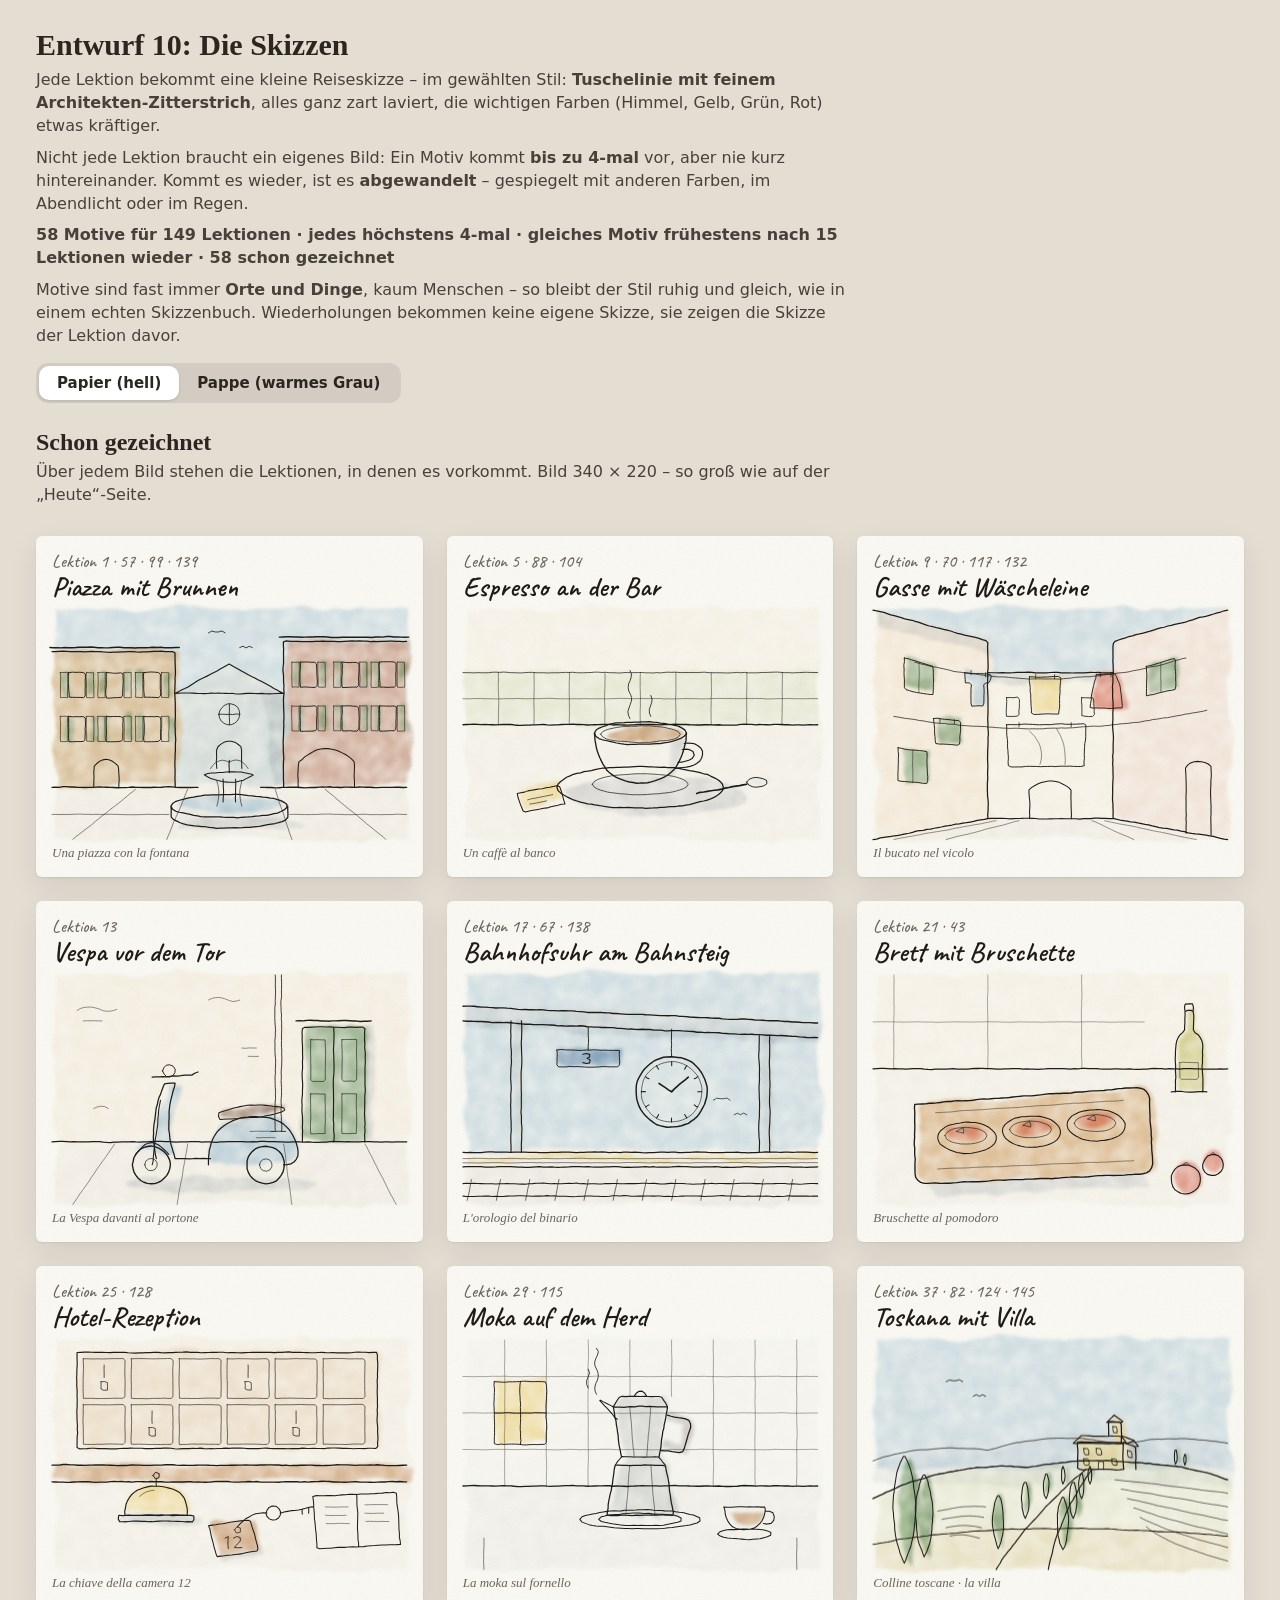
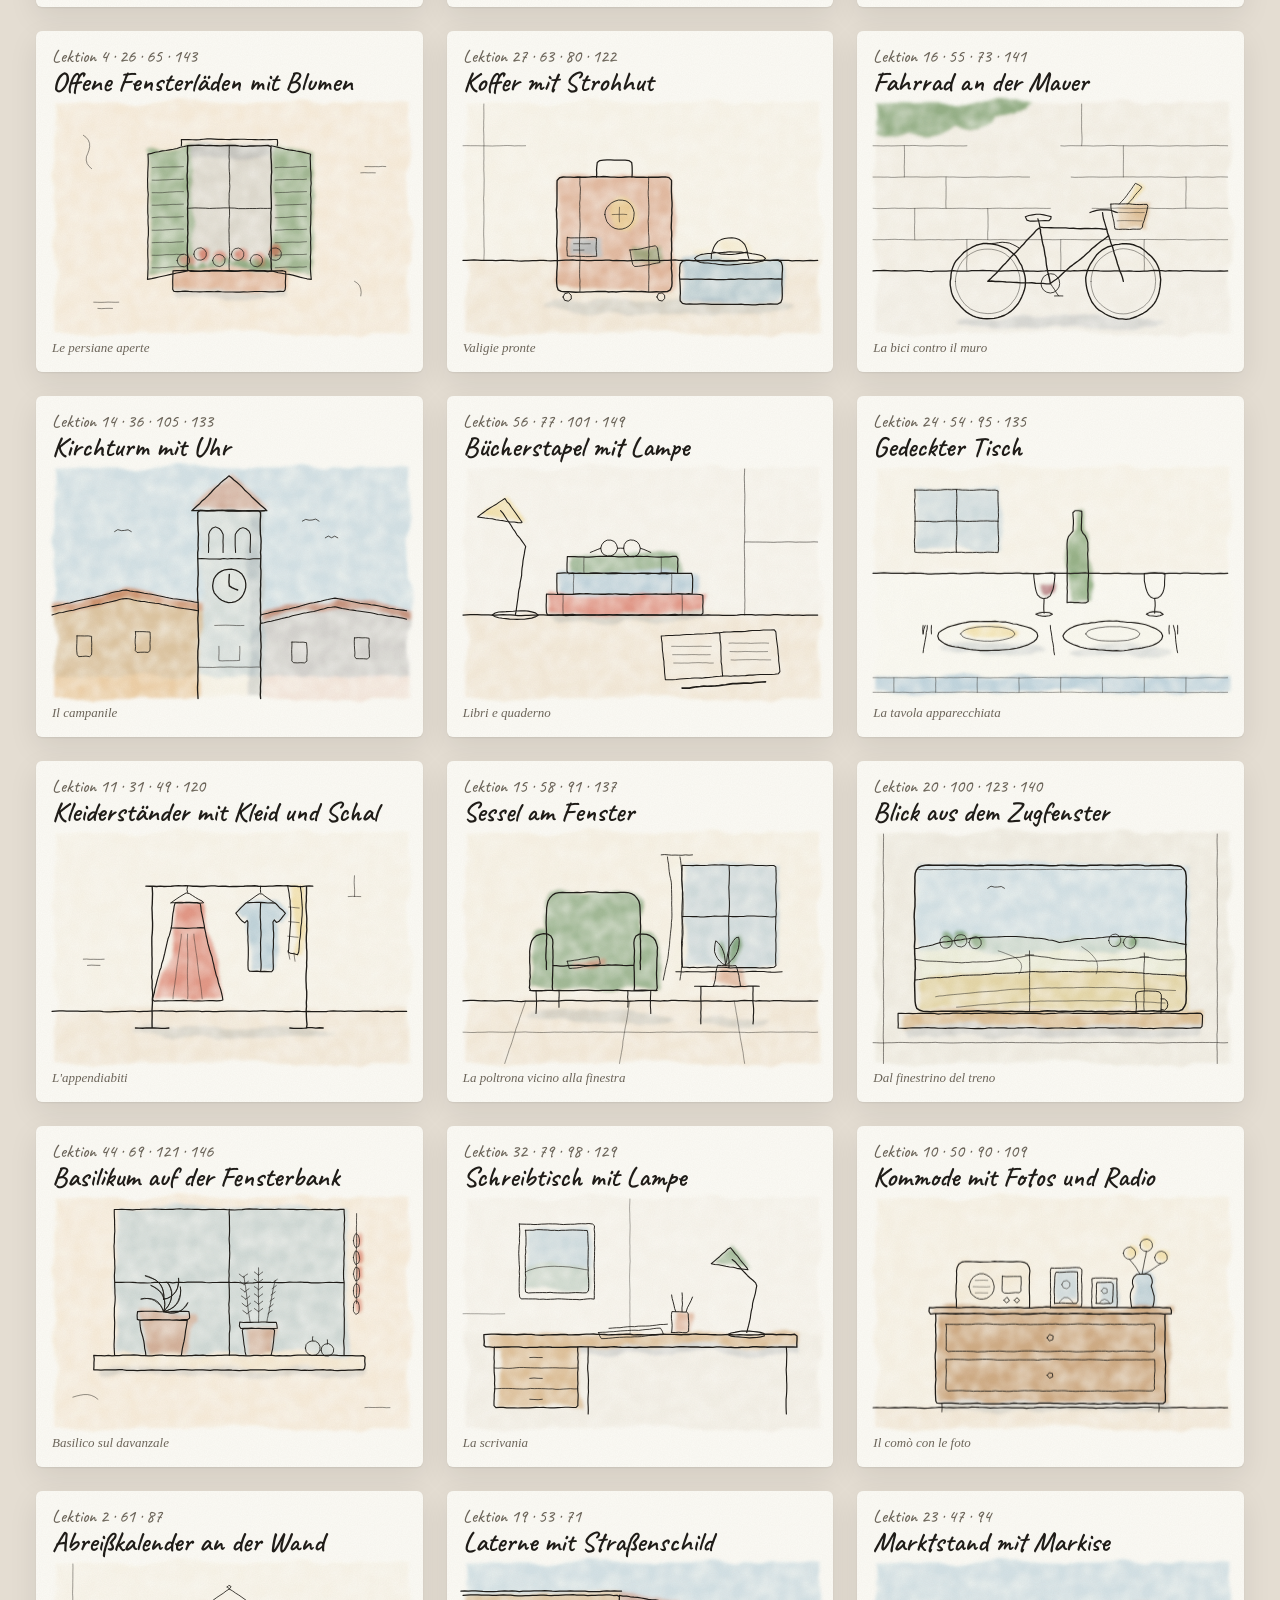
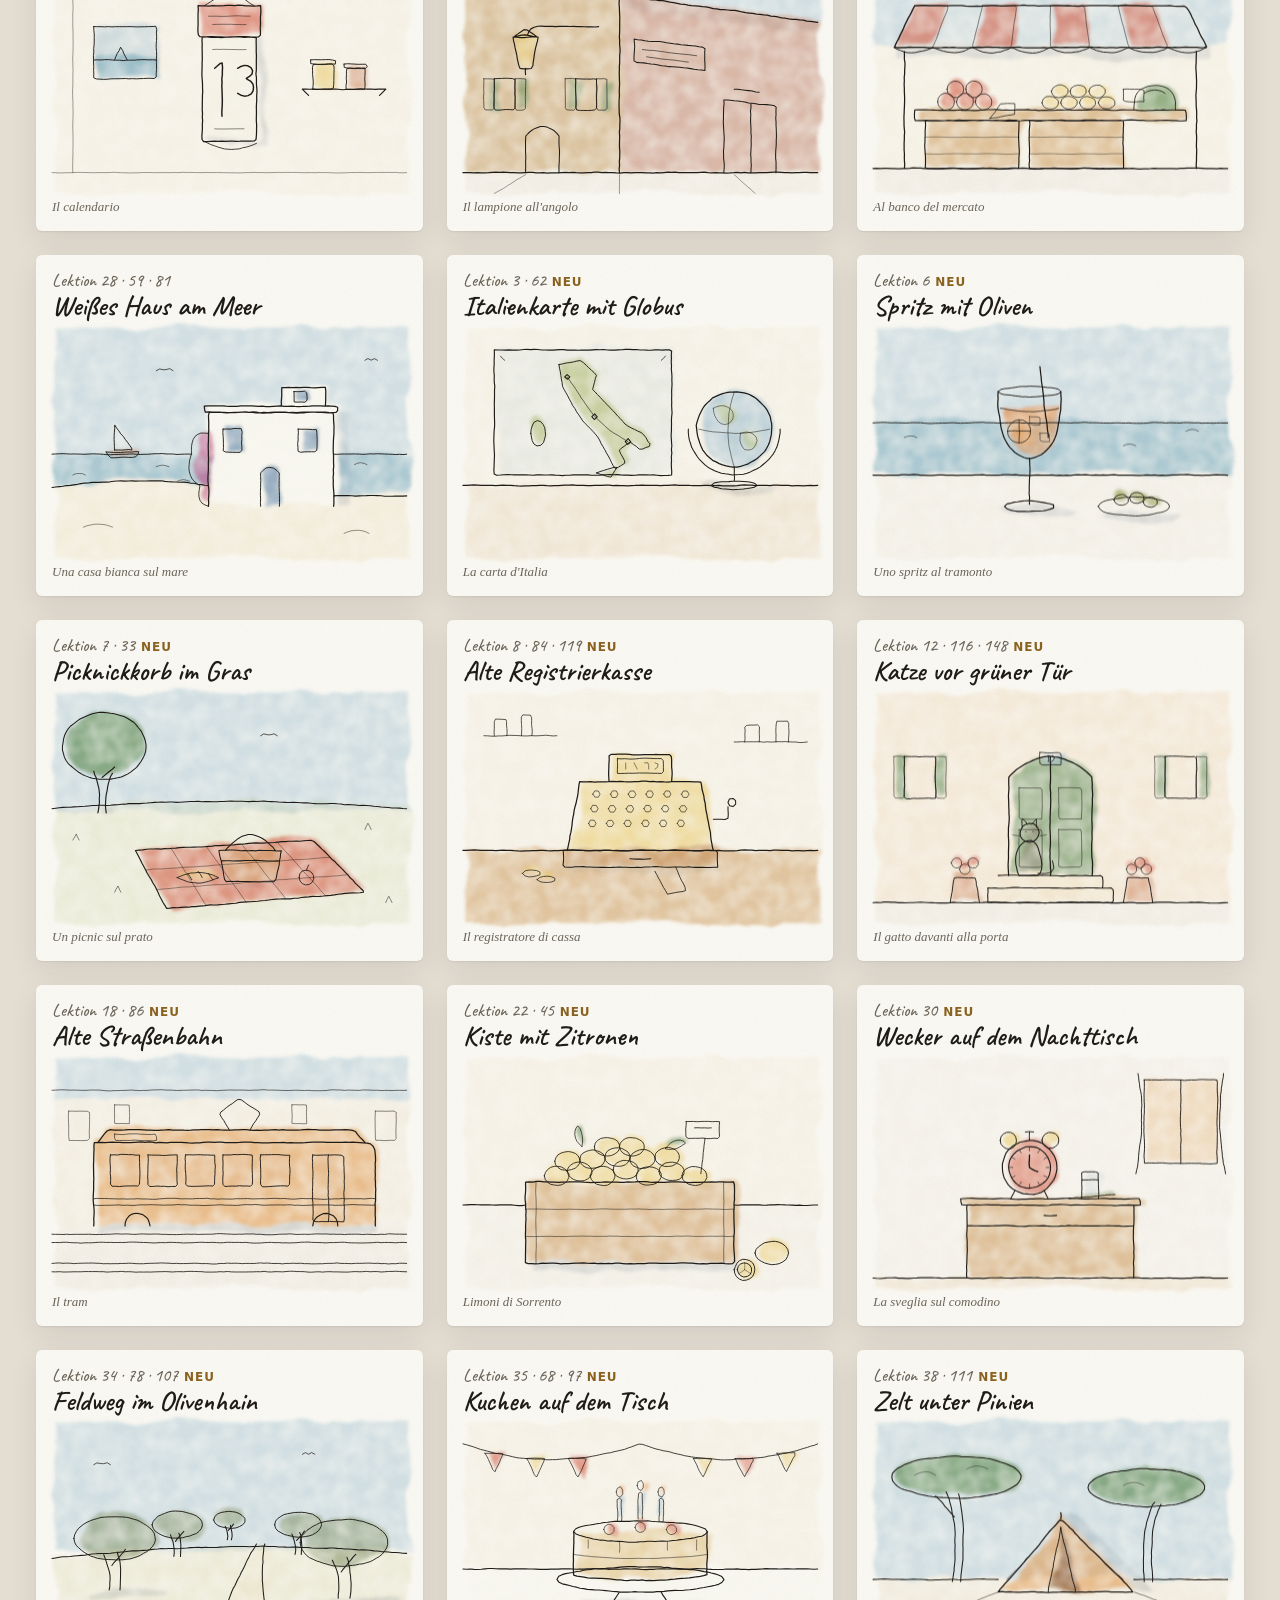
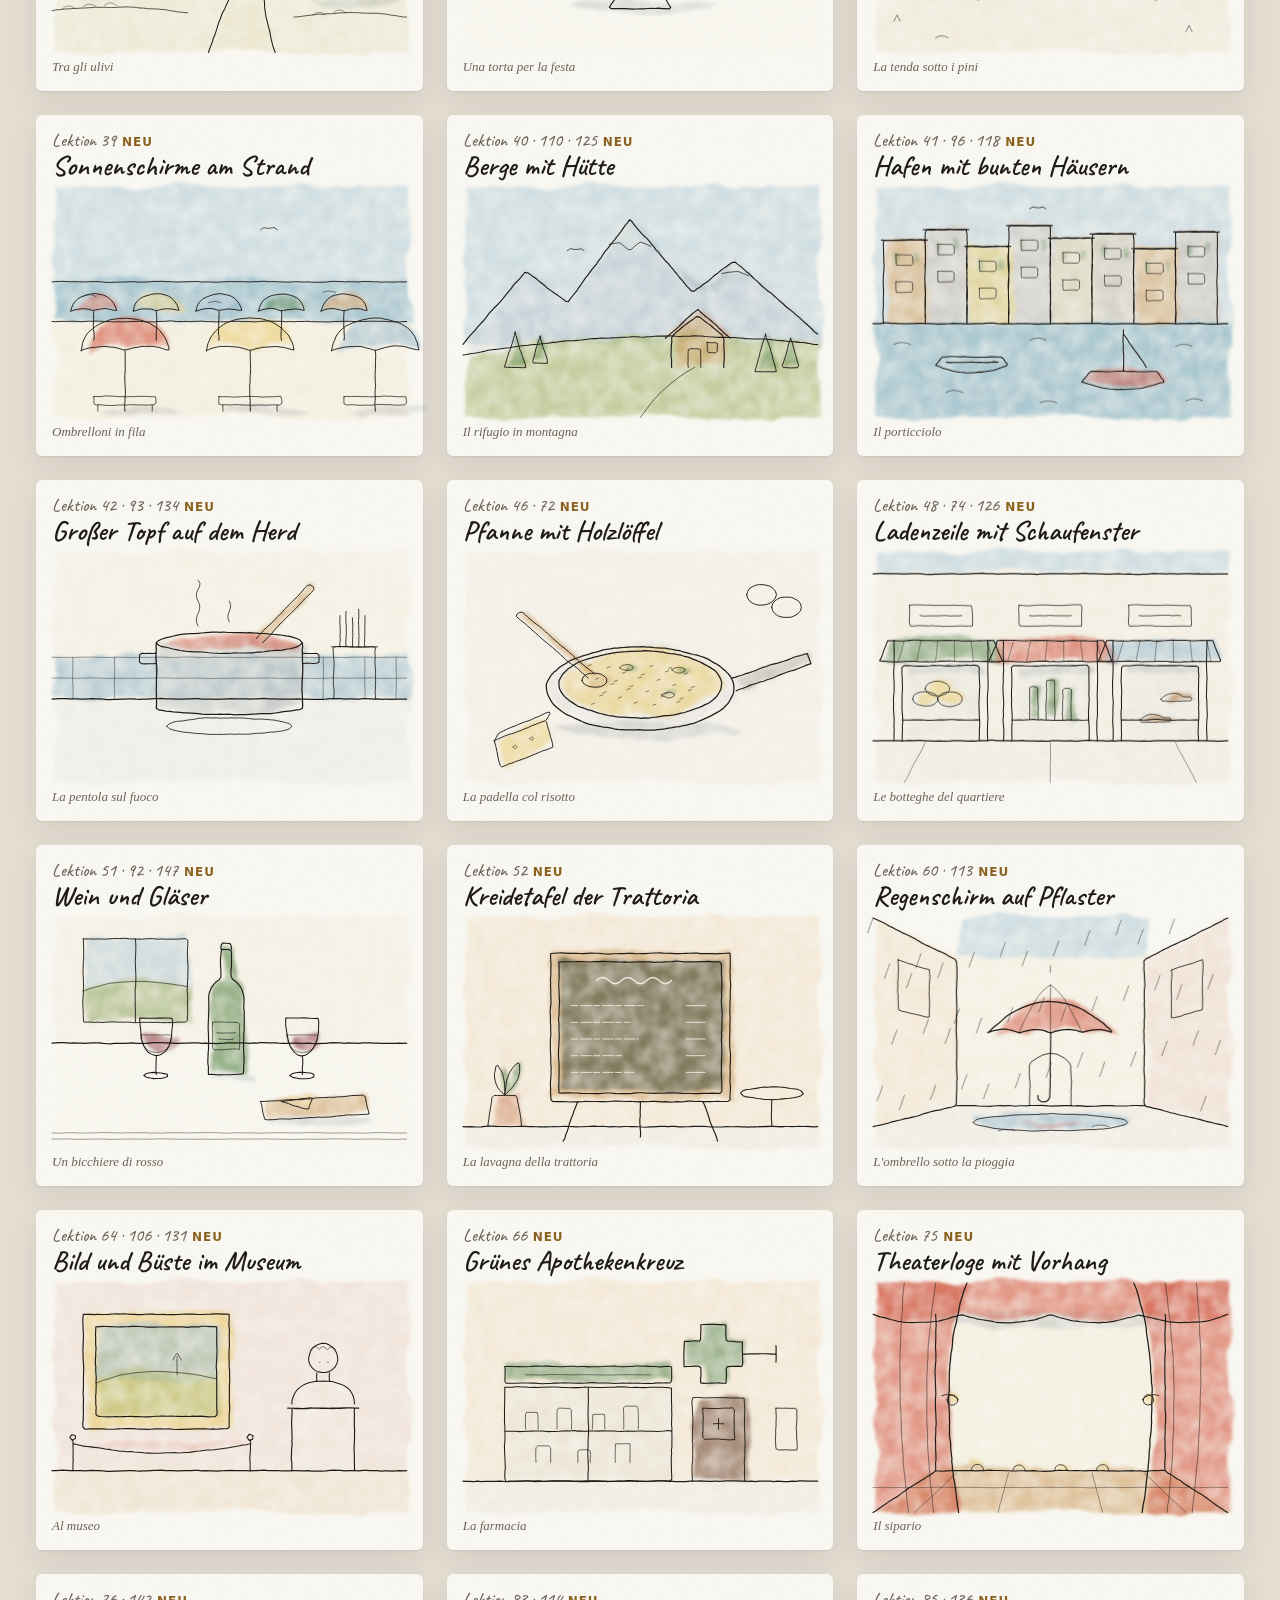
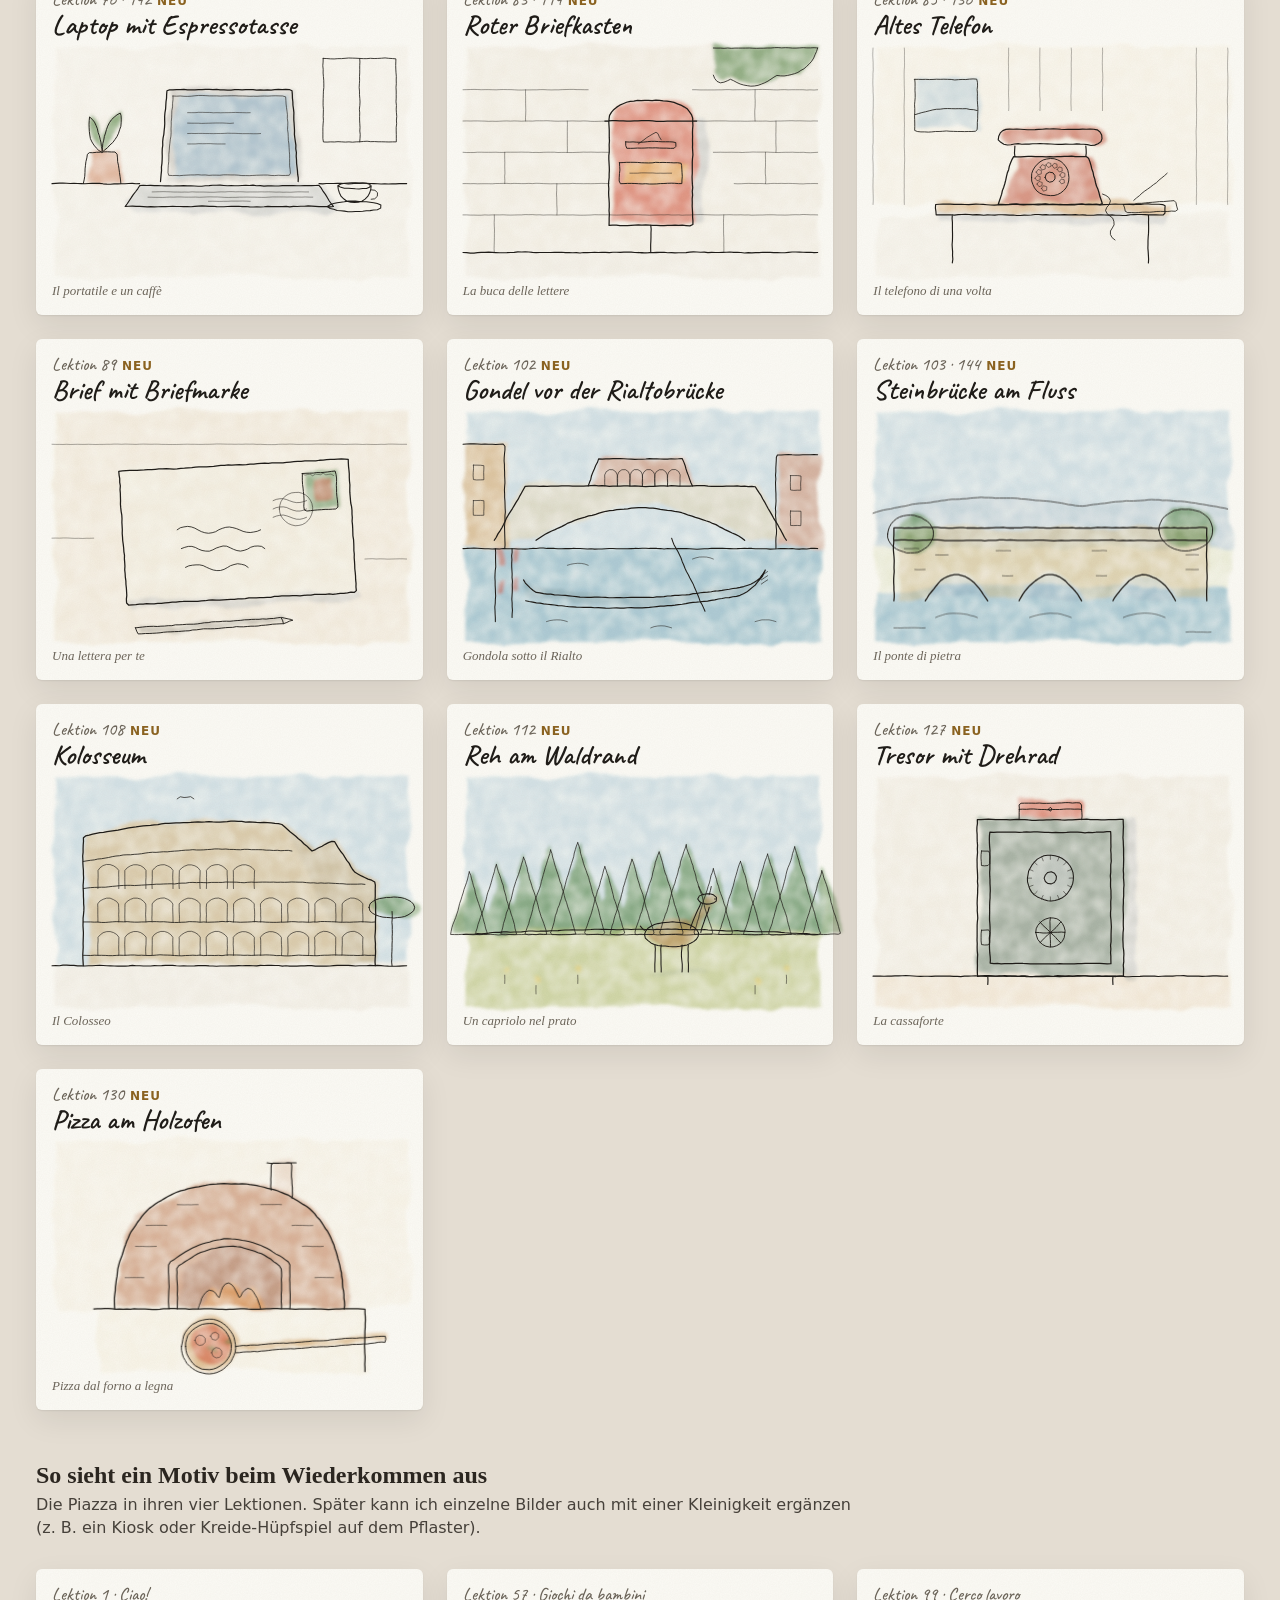
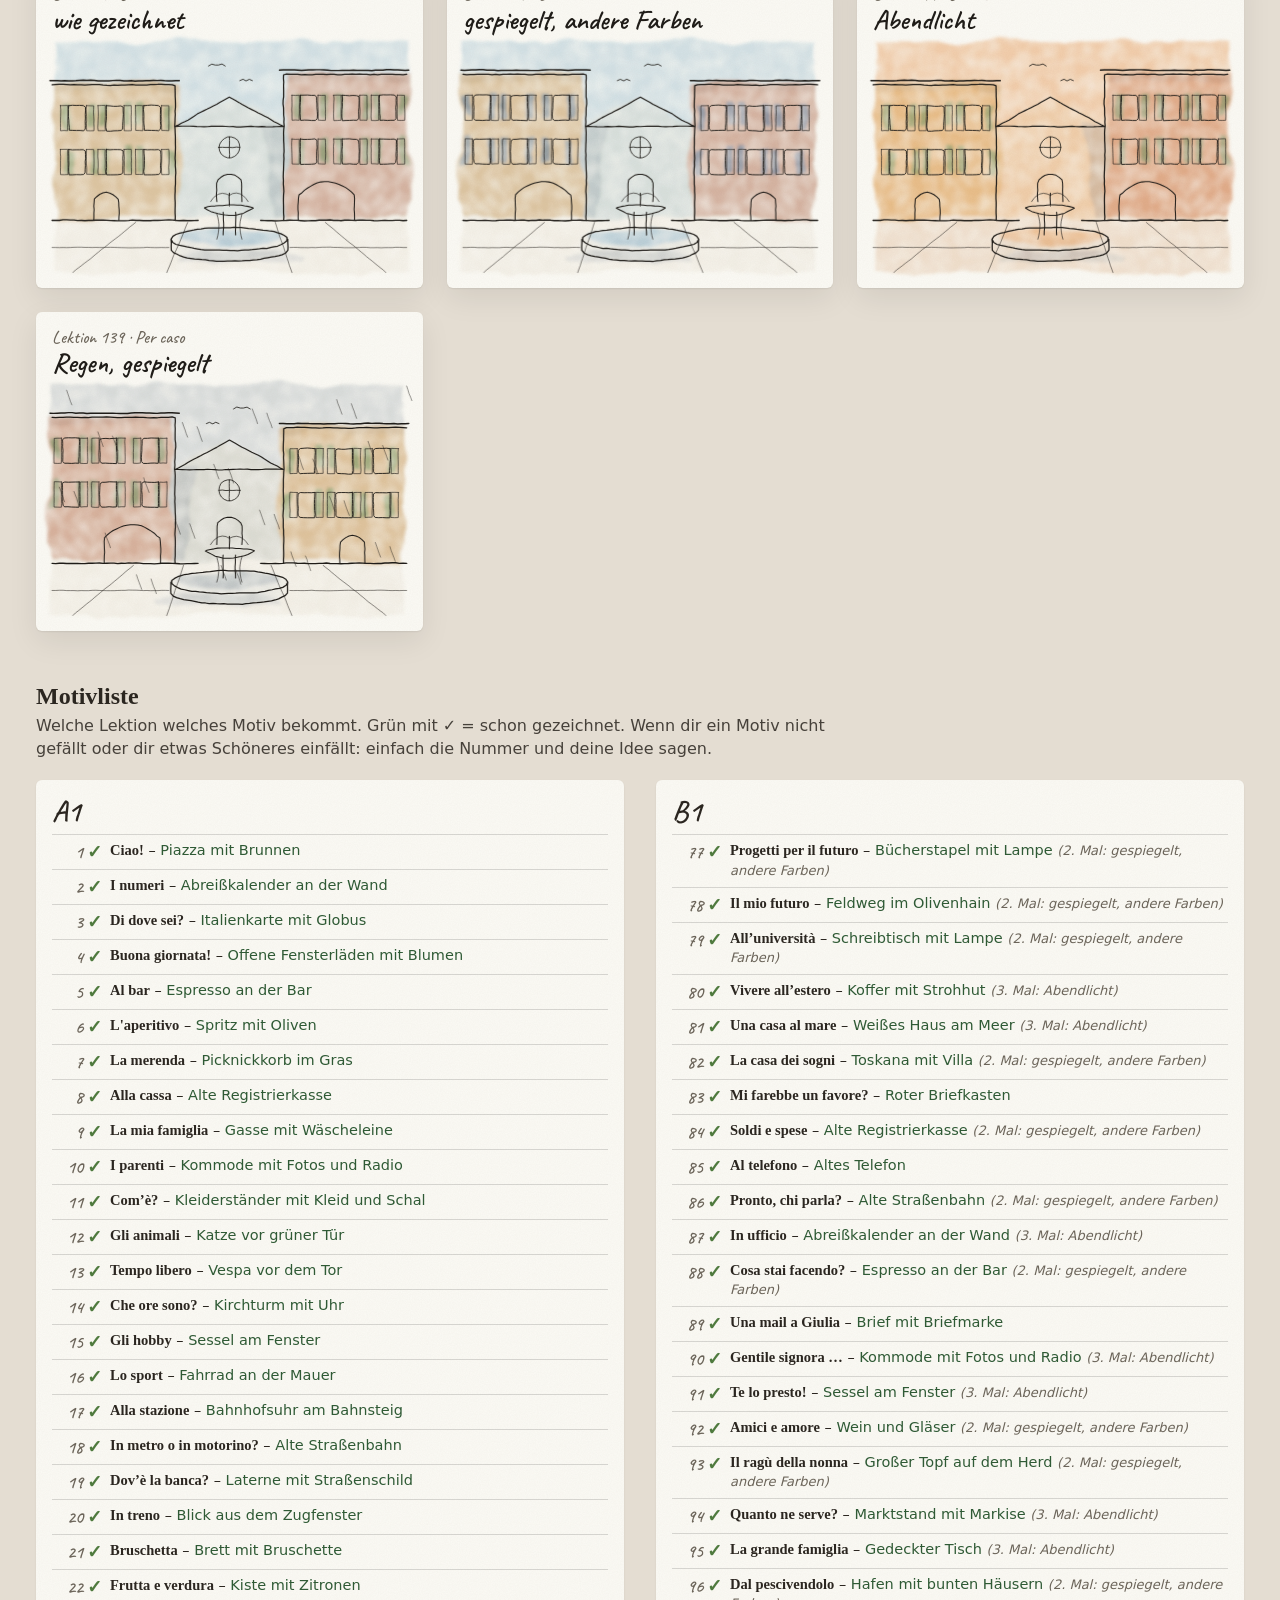
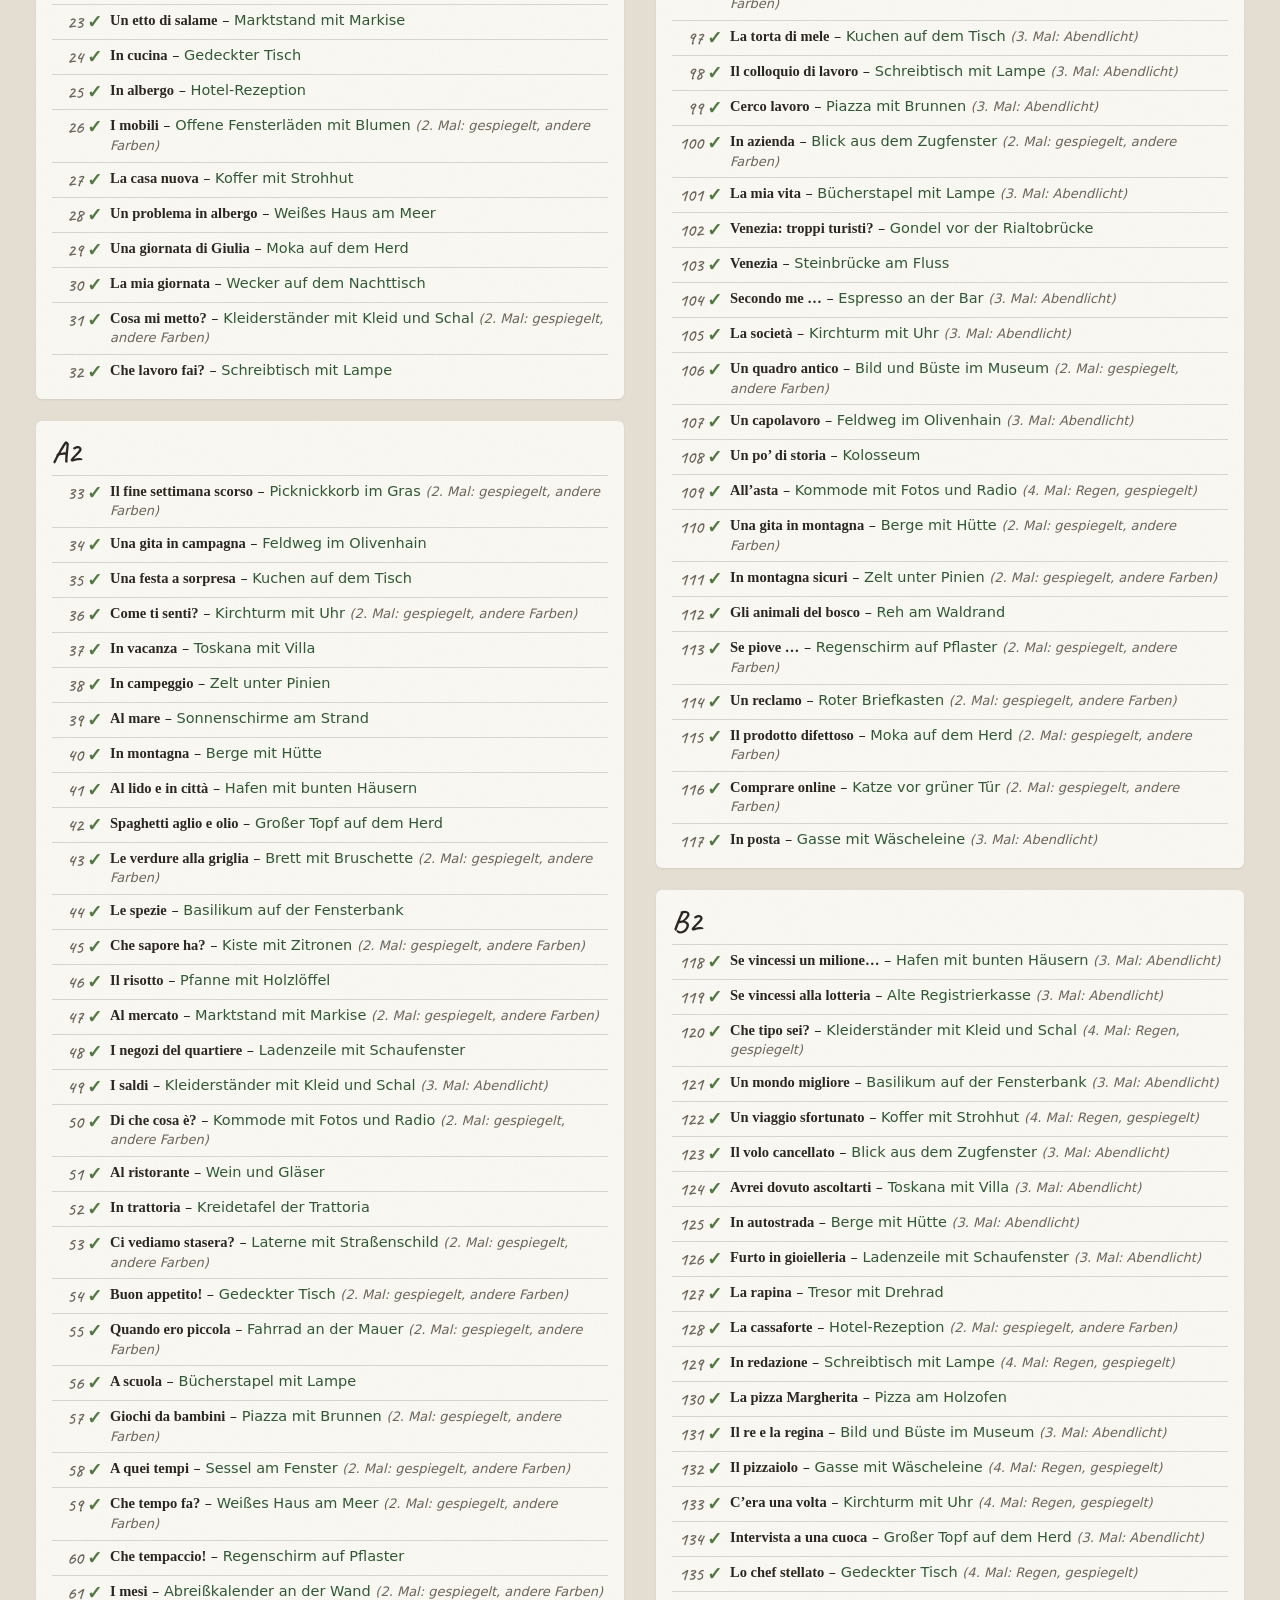
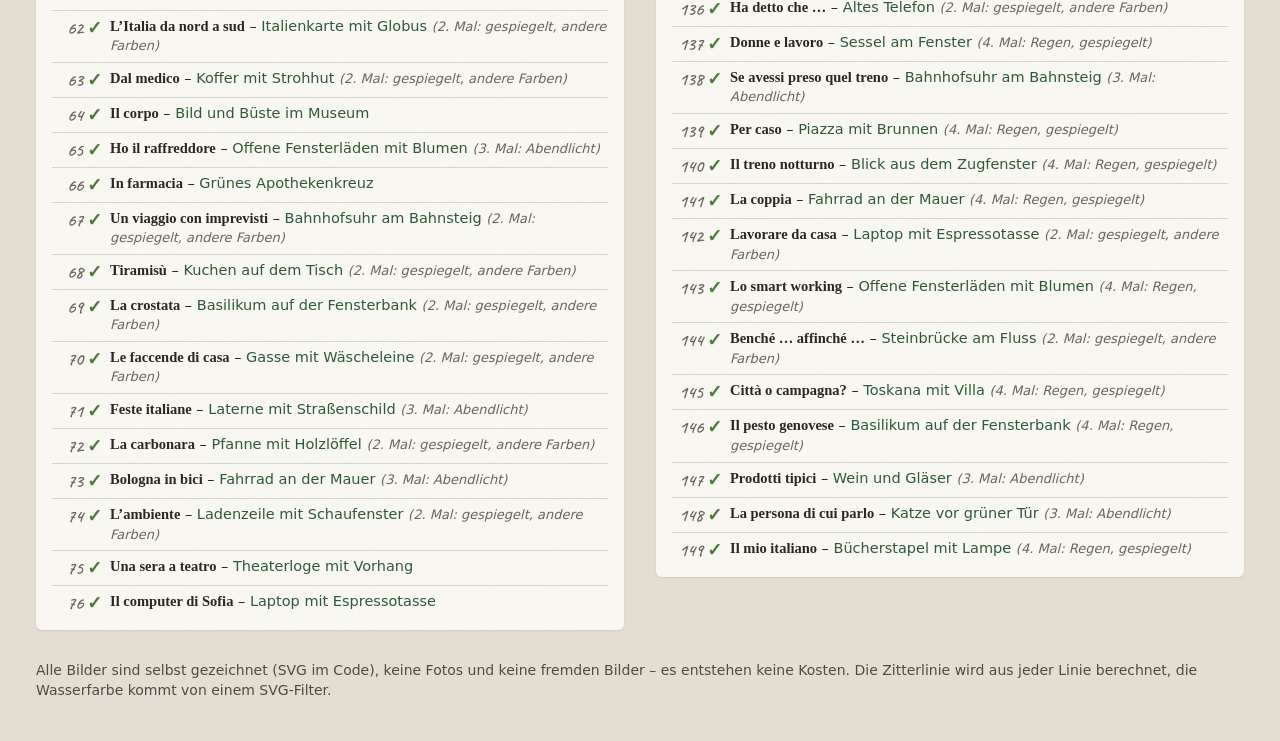
<file: docs/superpowers/entwuerfe/entwurf10-skizzen.html>
<!DOCTYPE html><html lang="de"><head><meta charset="utf-8"><meta name="viewport" content="width=device-width, initial-scale=1">
<title>Entwurf 10 Skizzen</title>
<!-- Nur im Entwurf: Caveat von Google. In der App später als Datei mitliefern (siehe LIZENZEN.md). -->
<link rel="stylesheet" href="https://fonts.googleapis.com/css2?family=Caveat:wght@500;600&display=swap">
<style>
:root {
  --papier: #fbfaf5; --tusche: #1f1c18; --text-leise: #6b6459; --ocker: #d6a24a; --ocker-linie: #8a6220;
  --struktur: url("data:image/svg+xml;utf8,<svg xmlns='http://www.w3.org/2000/svg' width='180' height='180'><filter id='n'><feTurbulence type='fractalNoise' baseFrequency='.9' numOctaves='3' stitchTiles='stitch'/><feColorMatrix values='0 0 0 0 .4  0 0 0 0 .35  0 0 0 0 .25  0 0 0 .07 0'/></filter><rect width='100%' height='100%' filter='url(%23n)'/></svg>");
  --serif: ui-serif, "New York", Georgia, "Times New Roman", serif;
  --sans: -apple-system, BlinkMacSystemFont, "Segoe UI", system-ui, sans-serif;
  --hand: 'Caveat', cursive;
}
body.pappe { --papier: hsl(29 16% 80%); --text-leise: #5b5247; }
* { box-sizing: border-box; }
body { margin: 0; background: #e4ddd2; color: #2b2620; font-family: var(--sans); }
header { max-width: 1240px; margin: 0 auto; padding: 28px 16px 4px; }
h1 { font-family: var(--serif); margin: 0 0 6px; font-size: 30px; }
header p { margin: 0 0 8px; opacity: .85; max-width: 820px; line-height: 1.45; }
.zwischen { padding-top: 22px; }
.zwischen h2 { font-family: var(--serif); font-size: 24px; margin: 0 0 4px; }
.wahl { display: inline-flex; background: rgba(0,0,0,.08); border-radius: 12px; padding: 3px; margin-top: 8px; }
.wahl button { border: 0; background: none; font: 600 15px var(--sans); padding: 8px 18px; border-radius: 10px; cursor: pointer; color: inherit; }
.wahl button.an { background: #fff; box-shadow: 0 1px 3px rgba(0,0,0,.12); }
.raster { max-width: 1240px; margin: 0 auto; padding: 18px 16px 30px; display: grid; grid-template-columns: repeat(auto-fill, minmax(min(100%, 360px), 1fr)); gap: 24px; }
.blatt { background-color: var(--papier); background-image: var(--struktur); border-radius: 6px; padding: 14px 16px 16px; box-shadow: 0 1px 2px rgba(0,0,0,.08), 0 10px 30px rgba(0,0,0,.08); margin: 0; }
.blatt .nr { font: 500 18px var(--hand); color: var(--text-leise); }
.blatt h3 { font: 600 28px/1.05 var(--hand); margin: 0 0 8px; color: var(--tusche); }
.blatt svg { width: 100%; display: block; overflow: visible; }
.blatt figcaption { font: italic 13px var(--serif); color: var(--text-leise); margin-top: 6px; }
.blatt .neu { font: 600 12px var(--sans); letter-spacing: .08em; text-transform: uppercase; color: var(--ocker-linie); margin-left: 6px; }
/* Motivliste */
.liste { max-width: 1240px; margin: 0 auto; padding: 8px 16px 30px; columns: 2 520px; column-gap: 32px; }
.stufe { break-inside: avoid; margin: 0 0 22px; background-color: var(--papier); background-image: var(--struktur); border-radius: 6px; padding: 12px 16px 10px; box-shadow: 0 1px 2px rgba(0,0,0,.08); }
.stufe h3 { font: 600 30px var(--hand); margin: 0 0 4px; }
.stufe ol { list-style: none; margin: 0; padding: 0; }
.stufe li { display: grid; grid-template-columns: 50px 1fr; gap: 0 8px; padding: 6px 0; border-top: .6px solid rgba(0,0,0,.14); font-size: 14.5px; line-height: 1.35; break-inside: avoid; }
.stufe li .n { font: 600 18px var(--hand); color: var(--text-leise); text-align: right; }
.stufe li b { font-family: var(--serif); font-weight: 600; }
.stufe li .m { color: #3b352d; }
.stufe li.fertig .n::after { content: ' ✓'; color: #4f7a3e; }
.stufe li.fertig .m { color: #2f5a35; }
.stufe li .var { color: var(--text-leise); font-size: 13px; }
.fuss { max-width: 1240px; margin: 0 auto; padding: 0 16px 40px; font-size: 14px; opacity: .8; line-height: 1.45; }
</style></head><body>
<svg width="0" height="0" style="position:absolute" aria-hidden="true"><defs>
  <filter id="aquarell-voll" x="-10%" y="-10%" width="120%" height="120%">
    <feTurbulence type="fractalNoise" baseFrequency="0.02" numOctaves="3" seed="5" result="r"/>
    <feDisplacementMap in="SourceGraphic" in2="r" scale="15" result="d"/>
    <feGaussianBlur in="d" stdDeviation="1.4" result="b"/>
    <feTurbulence type="fractalNoise" baseFrequency="0.06" numOctaves="2" seed="7" result="w"/>
    <feColorMatrix in="w" type="matrix" values="0 0 0 0 0  0 0 0 0 0  0 0 0 0 0  0 0 0 -0.9 1.25" result="wa"/>
    <feComposite in="b" in2="wa" operator="in"/>
  </filter>
</defs></svg>

<header>
  <h1>Entwurf 10: Die Skizzen</h1>
  <p>Jede Lektion bekommt eine kleine Reiseskizze – im gewählten Stil: <b>Tuschelinie mit feinem Architekten-Zitterstrich</b>, alles ganz zart laviert, die wichtigen Farben (Himmel, Gelb, Grün, Rot) etwas kräftiger. </p>
  <p>Nicht jede Lektion braucht ein eigenes Bild: Ein Motiv kommt <b>bis zu 4-mal</b> vor, aber nie kurz hintereinander. Kommt es wieder, ist es <b>abgewandelt</b> – gespiegelt mit anderen Farben, im Abendlicht oder im Regen.</p>
  <p id="zahlen" style="font-weight:600"></p>
  <p>Motive sind fast immer <b>Orte und Dinge</b>, kaum Menschen – so bleibt der Stil ruhig und gleich, wie in einem echten Skizzenbuch. Wiederholungen bekommen keine eigene Skizze, sie zeigen die Skizze der Lektion davor.</p>
  <div class="wahl"><button class="an" data-grund="papier">Papier (hell)</button><button data-grund="pappe">Pappe (warmes Grau)</button></div>
</header>

<header class="zwischen"><h2>Schon gezeichnet</h2><p>Über jedem Bild stehen die Lektionen, in denen es vorkommt. Bild 340 × 220 – so groß wie auf der „Heute“-Seite.</p></header>
<main class="raster" id="skizzen"></main>

<header class="zwischen"><h2>So sieht ein Motiv beim Wiederkommen aus</h2><p>Die Piazza in ihren vier Lektionen. Später kann ich einzelne Bilder auch mit einer Kleinigkeit ergänzen (z. B. ein Kiosk oder Kreide-Hüpfspiel auf dem Pflaster).</p></header>
<main class="raster" id="varianten"></main>

<header class="zwischen"><h2>Motivliste</h2><p>Welche Lektion welches Motiv bekommt. Grün mit ✓ = schon gezeichnet. Wenn dir ein Motiv nicht gefällt oder dir etwas Schöneres einfällt: einfach die Nummer und deine Idee sagen.</p></header>
<div class="liste" id="liste"></div>
<p class="fuss">Alle Bilder sind selbst gezeichnet (SVG im Code), keine Fotos und keine fremden Bilder – es entstehen keine Kosten. Die Zitterlinie wird aus jeder Linie berechnet, die Wasserfarbe kommt von einem SVG-Filter.</p>

<script>
// ---------- Hilfen ----------
const ellipse = (cx, cy, rx, ry) => `M${cx - rx} ${cy} A${rx} ${ry} 0 1 0 ${cx + rx} ${cy} A${rx} ${ry} 0 1 0 ${cx - rx} ${cy}Z`;
const kreis = (cx, cy, r) => ellipse(cx, cy, r, r);
const rechteck = (x, y, w, h) => `M${x} ${y} h${w} v${h} h${-w}Z`;
const pfad = (d, attr) => `<path d="${d}" ${attr}/>`;

// Architekten-Strich: jede Linie wird abgetastet und bekommt ein feines, unregelmäßiges Zittern quer zur Richtung
const messPfad = (() => {
  const s = document.createElementNS('http://www.w3.org/2000/svg', 'svg');
  s.setAttribute('width', 0); s.setAttribute('height', 0); s.style.position = 'absolute';
  const p = document.createElementNS('http://www.w3.org/2000/svg', 'path');
  s.appendChild(p); document.body.appendChild(s); return p;
})();
function zitterD(d, amp, saat) {
  const zz = x => { const v = Math.sin(x * 12.9898) * 43758.5453; return v - Math.floor(v); };
  return d.split(/(?=M)/).map((teil, ti) => {
    messPfad.setAttribute('d', teil);
    const len = messPfad.getTotalLength(); if (len < 1) return teil;
    const schritte = Math.max(2, Math.round(len / 3.5)), ph1 = zz(saat + ti) * 6.3, ph2 = zz(saat + ti + 50) * 6.3;
    let out = '', vor = messPfad.getPointAtLength(0);
    for (let s = 0; s <= schritte; s++) {
      const l = len * s / schritte, pt = messPfad.getPointAtLength(l), nach = messPfad.getPointAtLength(Math.min(len, l + .5));
      const dx = nach.x - vor.x, dy = nach.y - vor.y, n = Math.hypot(dx, dy) || 1;
      const a = (s === 0 || s === schritte) ? 0 : (Math.sin(l * .19 + ph1) * .45 + Math.sin(l * .07 + ph2) * .35 + (zz(saat * 7 + ti * 131 + s) - .5) * .9) * amp;
      out += `${s ? 'L' : 'M'}${(pt.x - dy / n * a).toFixed(1)} ${(pt.y + dx / n * a).toFixed(1)} `;
      vor = messPfad.getPointAtLength(Math.max(0, l - .5));
    }
    return out + (/z\s*$/i.test(teil) ? 'Z' : '');
  }).join('');
}

// Der gewählte Stil (zwischen M1 und M2, mit Zitterstrich) – für alle Skizzen gleich
function skizze(m) {
  const zart = m.teile.filter(t => !t.schatten).map(t => pfad(t.d, `fill="${t.farbe}" opacity="${t.himmel ? .42 : .2}"`)).join('');
  const sch = m.teile.filter(t => t.schatten).map(t => pfad(t.d, 'fill="#55627f" opacity=".16"')).join('');
  const tupfer = m.teile.filter(t => t.tupfer && !t.himmel && !t.schatten).map(t => pfad(t.d, `fill="${t.farbe}" opacity=".5"`)).join('');
  const lin = m.linien.map((l, i) => pfad(zitterD(l.d, l.detail ? .3 : .5, i * 17 + 3), `stroke-width="${l.w.toFixed(2)}"`)).join('');
  return `<g filter="url(#aquarell-voll)" style="mix-blend-mode:multiply" transform="translate(2.5 -1.5)">${zart}${sch}${tupfer}</g>
    <g fill="none" stroke="#1f1c18" stroke-linecap="round" stroke-linejoin="round">${lin}</g>${m.extra || ''}`;
}

// ---------- Motive (340 × 220) ----------
// teile: Farbflächen (tupfer = kräftiger, himmel = Himmel, schatten = blaugrauer Schatten)
// linien: Tuschelinien (w = Stärke, detail = feiner)
const HIMMEL = '#9fc3dc', OCKER = '#e8b77a', TERRA = '#d99a7a', CREME = '#efe2bf', PFLASTER = '#d8cdb8',
      GRUEN = '#6f9a6a', GELB = '#f3d77e', ROT = '#d9614a', HOLZ = '#d7a86e', STAHL = '#cdd2d4', WEISS = '#fbf8f0';

// 1 · Ciao! – Piazza mit Brunnen
const fensterReihe = (xs, ys) => xs.flatMap(x => ys.map(y => [x, y]));
const PIAZZA_F_L = fensterReihe([16, 52, 88], [60, 102]);
const PIAZZA_F_R = fensterReihe([238, 278, 314], [50, 92]);
const laeden = f => f.map(([x, y]) => rechteck(x - 8, y, 7, 24) + ' ' + rechteck(x + 17, y, 7, 24)).join(' ');
const fenster = f => f.map(([x, y]) => rechteck(x, y, 16, 24)).join(' ');
const PIAZZA = {
  nr: 1, titel: 'Ciao!', bild: 'Una piazza con la fontana',
  teile: [
    { d: 'M0 0 H340 V170 H0Z', farbe: HIMMEL, himmel: true },
    { d: 'M0 40 H118 V170 H0Z', farbe: OCKER, tupfer: true },
    { d: 'M118 80 L170 52 L222 80 V170 H118Z', farbe: CREME },
    { d: 'M222 30 H340 V170 H222Z', farbe: TERRA, tupfer: true },
    { d: 'M0 170 H340 V220 H0Z', farbe: PFLASTER },
    { d: laeden(PIAZZA_F_L) + ' ' + laeden(PIAZZA_F_R), farbe: GRUEN, tupfer: true },
    { d: 'M114 188 V198 A56 11 0 0 0 226 198 V188Z', farbe: STAHL },
    { d: ellipse(170, 188, 50, 8), farbe: HIMMEL, tupfer: true },
    { d: 'M0 40 H118 V48 H0Z M222 30 H340 V38 H222Z M200 80 L222 80 V170 H210Z', schatten: true },
    { d: ellipse(176, 206, 62, 6), schatten: true },
  ],
  linien: [
    { d: 'M0 40 H118 V170 M222 170 V30 H340', w: 1.2 },
    { d: 'M-2 36 H122 M218 26 H342', w: 1.4 },
    { d: 'M118 80 L170 52 L222 80 M118 80 H222', w: 1.1 },
    { d: 'M0 170 H140 M200 170 H340', w: 1.3 },
    { d: fenster(PIAZZA_F_L) + ' ' + fenster(PIAZZA_F_R), w: .9 },
    { d: laeden(PIAZZA_F_L) + ' ' + laeden(PIAZZA_F_R), w: .6, detail: true },
    { d: 'M40 170 V150 Q52 136 64 150 V170 M236 170 V146 Q263 120 290 146 V170 M158 152 V132 Q170 120 182 132 V152', w: 1 },
    { d: kreis(170, 100, 10) + ' M170 90 V110 M160 100 H180', w: .8 },
    { d: ellipse(170, 188, 56, 11) + ' M114 188 V198 A56 11 0 0 0 226 198 V188', w: 1.2 },
    { d: 'M164 184 V162 M176 184 V162 M146 158 Q170 172 194 158 Q170 152 146 158Z M170 156 V144', w: 1 },
    { d: 'M170 146 Q160 140 152 152 M170 146 Q180 140 188 152 M158 188 q4 -10 0 -24 M182 188 q-4 -10 0 -24', w: .6, detail: true },
    { d: 'M20 220 L80 172 M110 220 L130 172 M230 220 L214 172 M320 220 L262 172 M0 196 H112 M228 196 H340', w: .5, detail: true },
    { d: 'M150 22 q4 -4 8 0 q4 -4 8 0 M180 36 q3 -3 6 0 q3 -3 6 0', w: .8, detail: true },
  ],
};

// 5 · Al bar – Espresso (aus Entwurf 9)
const ESPRESSO = {
  nr: 5, titel: 'Al bar', bild: 'Un caffè al banco',
  teile: [
    { d: 'M0 0 H340 V110 H0Z', farbe: '#efe1c2' },
    { d: 'M0 60 H340 V110 H0Z', farbe: '#b9cfa0' },
    { d: 'M0 110 H340 V220 H0Z', farbe: '#e6dccb' },
    { d: ellipse(184, 180, 84, 19), schatten: true },
    { d: 'M52 176 L92 168 L98 186 L58 194Z', farbe: GELB, tupfer: true },
    { d: ellipse(170, 170, 80, 20), farbe: WEISS },
    { d: 'M126 118 C128 150 144 166 170 166 C196 166 212 150 214 118Z M212 128 C236 124 238 152 204 152 L206 146 C226 146 226 132 210 134Z', farbe: WEISS },
    { d: 'M196 126 C200 150 190 162 176 165 C200 162 210 148 212 122Z', schatten: true },
    { d: ellipse(170, 119, 38, 8), farbe: '#b9814b', tupfer: true },
    { d: 'M224 175 L272 165.5 L272.6 168.5 L224.6 178Z ' + ellipse(282, 165, 10, 4.5), farbe: STAHL },
  ],
  linien: [
    { d: 'M0 110 H340', w: 1.3 },
    { d: 'M0 60 H340', w: .7 },
    { d: 'M34 60 V110 M68 60 V110 M102 60 V110 M136 60 V110 M170 60 V110 M204 60 V110 M238 60 V110 M272 60 V110 M306 60 V110 M0 85 H340', w: .45, detail: true },
    { d: 'M52 176 L92 168 L98 186 L58 194Z', w: 1 },
    { d: 'M62 182 L86 177 M64 186 L80 183', w: .6, detail: true },
    { d: ellipse(170, 170, 80, 20), w: 1.2 },
    { d: ellipse(170, 167, 46, 10), w: .7, detail: true },
    { d: 'M126 118 C128 150 144 166 170 166 C196 166 212 150 214 118', w: 1.3 },
    { d: ellipse(170, 118, 44, 11), w: 1.2 },
    { d: ellipse(170, 119, 38, 8), w: .7 },
    { d: 'M212 128 C236 124 238 152 204 152 M210 134 C226 132 226 146 206 146', w: 1.1 },
    { d: 'M224 176 L272 167', w: 1.6 },
    { d: ellipse(282, 165, 10, 4.5), w: .9 },
    { d: 'M160 104 c-6 -10 6 -14 0 -24 c-6 -10 6 -14 0 -22 M180 102 c-5 -9 5 -12 0 -20', w: .8, detail: true },
  ],
};

// 9 · La mia famiglia – Gasse mit Wäscheleine
const GASSE = {
  nr: 9, titel: 'La mia famiglia', bild: 'Il bucato nel vicolo',
  teile: [
    { d: 'M0 0 H340 L230 30 V60 H110 V30Z', farbe: HIMMEL, himmel: true },
    { d: 'M0 0 L110 30 V200 L0 220Z', farbe: OCKER },
    { d: 'M340 0 L230 30 V200 L340 220Z', farbe: TERRA },
    { d: 'M110 60 H230 V200 H110Z', farbe: CREME },
    { d: 'M0 220 L110 200 H230 L340 220Z', farbe: PFLASTER },
    { d: 'M88 60 L114 62 L112 70 L106 70 L106 92 L94 92 L94 70 L88 70Z', farbe: HIMMEL, tupfer: true },   // Hemd
    { d: 'M150 64 L180 64 L178 100 L152 100Z', farbe: GELB, tupfer: true },                             // Handtuch
    { d: 'M214 62 L232 61 L236 70 L240 94 L208 94 L212 70Z', farbe: ROT, tupfer: true },                // Kleidchen
    { d: 'M58 104 L84 106 L83 130 L60 128Z', farbe: GRUEN, tupfer: true },                              // kleines Tuch
    { d: 'M128 110 L204 109 L202 150 L130 150Z', farbe: WEISS },                                        // Laken
    { d: 'M30 46 L58 54 L58 82 L30 76Z M262 54 L290 46 L290 76 L262 82Z M24 132 L52 136 L52 166 L24 164Z', farbe: GRUEN, tupfer: true },  // Fensterläden
    { d: 'M110 60 H230 V72 H110Z M0 0 L110 30 V44 L0 16Z', schatten: true },
  ],
  linien: [
    { d: 'M0 0 L110 30 V200 L0 220 M340 0 L230 30 V200 L340 220', w: 1.2 },
    { d: 'M110 60 H230 M110 200 H230', w: 1.1 },
    { d: 'M150 200 V172 Q170 156 190 172 V200', w: 1 },
    { d: 'M128 84 h12 v18 h-12Z M200 84 h12 v18 h-12Z', w: .8 },
    { d: 'M30 46 L58 54 L58 82 L30 76Z M262 54 L290 46 L290 76 L262 82Z M24 132 L52 136 L52 166 L24 164Z', w: .9 },
    { d: 'M44 50 V79 M276 50 V79 M38 134 V165', w: .5, detail: true },
    { d: 'M300 214 L300 150 Q312 140 324 150 L324 216', w: 1 },
    { d: 'M40 50 Q170 84 300 46 M20 102 Q170 128 320 96', w: .7 },
    { d: 'M88 60 L114 62 L112 70 L106 70 L106 92 L94 92 L94 70 L88 70Z', w: .9 },
    { d: 'M150 64 L180 64 L178 100 L152 100Z', w: .9 },
    { d: 'M214 62 L232 61 L236 70 L240 94 L208 94 L212 70Z', w: .9 },
    { d: 'M58 104 L84 106 L83 130 L60 128Z M128 110 L204 109 L202 150 L130 150Z', w: .9 },
    { d: 'M94 58 v4 M108 60 v4 M156 62 v4 M174 62 v4 M218 60 v4 M228 60 v4 M64 104 v4 M78 105 v4 M140 108 v4 M190 108 v4', w: .7, detail: true },
    { d: 'M150 116 Q166 132 160 148 M176 114 Q186 130 184 148', w: .45, detail: true },
    { d: 'M20 220 L118 202 M70 220 L140 202 M250 220 L210 202 M310 220 L222 202', w: .45, detail: true },
  ],
};

// 13 · Tempo libero – Vespa vor der Hauswand
const VESPA = {
  nr: 13, titel: 'Tempo libero', bild: 'La Vespa davanti al portone',
  teile: [
    { d: 'M0 0 H340 V160 H0Z', farbe: '#ecd3a8' },
    { d: 'M0 160 H340 V220 H0Z', farbe: PFLASTER },
    { d: 'M240 50 H300 V160 H240Z', farbe: GRUEN, tupfer: true },
    { d: 'M150 182 Q148 140 190 136 Q232 134 236 170 Q236 182 222 182Z M100 176 Q92 140 108 104 L118 104 Q106 140 118 176Z M80 172 Q95 150 112 172Z', farbe: HIMMEL, tupfer: true },
    { d: 'M160 132 Q190 120 224 128 Q222 137 160 138Z', farbe: '#7a5440', tupfer: true },
    { d: ellipse(160, 202, 92, 7), schatten: true },
    { d: 'M300 50 H306 V160 H300Z', schatten: true },
  ],
  linien: [
    { d: 'M0 160 H340', w: 1.2 },
    { d: 'M240 160 V50 H300 V160 M270 50 V160', w: 1.1 },
    { d: 'M248 62 h14 v40 h-14Z M278 62 h14 v40 h-14Z M248 114 h14 v38 h-14Z M278 114 h14 v38 h-14Z', w: .6, detail: true },
    { d: 'M234 44 H306', w: 1.4 },
    { d: kreis(95, 182, 18) + ' ' + kreis(205, 182, 18), w: 1.3 },
    { d: kreis(95, 182, 6) + ' ' + kreis(205, 182, 6), w: .7, detail: true },
    { d: 'M150 182 Q148 140 190 136 Q232 134 236 170 Q236 182 222 182', w: 1.2 },
    { d: 'M118 176 L152 176 M100 176 Q92 140 108 104 L118 104 Q106 140 118 176', w: 1.2 },
    { d: 'M80 172 Q95 150 112 172', w: 1 },
    { d: 'M104 120 L96 182', w: 1 },
    { d: 'M96 98 L134 96 M134 96 l6 -3', w: 1.2 },
    { d: kreis(112, 92, 6), w: .9 },
    { d: 'M160 132 Q190 120 224 128 Q222 137 160 138Z', w: 1 },
    { d: 'M190 150 h22 M196 156 h18', w: .5, detail: true },
    { d: 'M24 34 q10 -6 22 -1 q8 4 16 0 M30 44 h18 M150 24 q8 -5 18 0 q6 3 12 0 M40 128 q8 -4 14 0 M182 70 h14 M188 78 h10', w: .45, detail: true },
    { d: 'M214 0 V150 M220 0 V150 M210 150 h14', w: .8 },
    { d: 'M20 220 L60 162 M120 220 L130 162 M230 220 L222 162 M330 220 L300 162', w: .45, detail: true },
  ],
};

// 17 · Alla stazione – Bahnhofsuhr
const BAHNHOF = {
  nr: 17, titel: 'Alla stazione', bild: "L'orologio del binario",
  teile: [
    { d: 'M0 0 H340 V170 H0Z', farbe: HIMMEL, himmel: true },
    { d: 'M0 30 L340 46 V60 L0 44Z', farbe: '#b9b4ab' },
    { d: 'M46 44 H56 V172 H46Z M284 58 H294 V172 H284Z', farbe: '#a7a39c' },
    { d: 'M0 170 H340 V184 H0Z', farbe: PFLASTER },
    { d: 'M0 176 H340 V180 H0Z', farbe: GELB, tupfer: true },
    { d: 'M0 184 H340 V220 H0Z', farbe: '#c9bfae' },
    { d: kreis(200, 112, 34), farbe: WEISS },
    { d: 'M90 72 H150 V88 H90Z', farbe: '#5f86b0', tupfer: true },
    { d: 'M0 44 L340 60 V68 L0 52Z', schatten: true },
  ],
  linien: [
    { d: 'M0 30 L340 46 M0 44 L340 60', w: 1.3 },
    { d: 'M46 44 V170 M56 44 V170 M284 58 V170 M294 58 V170', w: 1.1 },
    { d: 'M0 170 H340 M0 184 H340', w: 1.2 },
    { d: 'M0 176 H340 M0 180 H340', w: .5, detail: true },
    { d: 'M0 200 H340 M0 212 H340', w: 1 },
    { d: Array.from({ length: 12 }, (_, i) => `M${8 + i * 28} 196 l-4 20`).join(' '), w: .6, detail: true },
    { d: 'M200 52 V78 M120 50 V72', w: .9 },
    { d: kreis(200, 112, 34), w: 1.4 },
    { d: kreis(200, 112, 29), w: .6, detail: true },
    { d: Array.from({ length: 12 }, (_, i) => { const a = i * Math.PI / 6; return `M${(200 + Math.sin(a) * 25).toFixed(1)} ${(112 - Math.cos(a) * 25).toFixed(1)} L${(200 + Math.sin(a) * 29).toFixed(1)} ${(112 - Math.cos(a) * 29).toFixed(1)}`; }).join(' '), w: 1 },
    { d: 'M200 112 L188 104 M200 112 L216 98', w: 1.6 },
    { d: 'M90 72 H150 V88 H90Z', w: .9 },
    { d: 'M115 76 q4 -1.5 7 0 q1.5 2.5 -3 4 q4.5 1 3 4 q-3 1.5 -7 0', w: 1.1 },
    { d: 'M240 120 q4 -4 8 0 q4 -4 8 0 M260 134 q3 -3 6 0 q3 -3 6 0', w: .7, detail: true },
  ],
};

// 21 · Bruschetta – Brett mit Bruschetta, Tomaten, Öl
const bruschetta = (cx, cy) => ({ brot: ellipse(cx, cy, 28, 15), tomate: ellipse(cx - 1, cy - 2, 20, 8) });
const BR = [bruschetta(90, 156), bruschetta(152, 150), bruschetta(214, 144)];
const BRUSCHETTA = {
  nr: 21, titel: 'Bruschetta', bild: 'Bruschette al pomodoro',
  teile: [
    { d: 'M0 0 H340 V90 H0Z', farbe: '#efe1c2' },
    { d: 'M0 90 H340 V220 H0Z', farbe: '#e6dccb' },
    { d: 'M40 124 L252 108 Q264 108 265 120 L268 178 Q268 190 256 191 L52 200 Q40 200 40 188Z', farbe: HOLZ, tupfer: true },
    ...BR.map(b => ({ d: b.brot, farbe: '#e9c98d' })),
    ...BR.map(b => ({ d: b.tomate, farbe: ROT, tupfer: true })),
    { d: 'M80 150 l6 -4 l2 6Z M144 144 l6 -4 l2 6Z M206 138 l6 -4 l2 6Z', farbe: GRUEN, tupfer: true },
    { d: 'M290 112 V68 Q290 58 299 54 V34 H307 V54 Q316 58 316 68 V112Z', farbe: '#c9c46a', tupfer: true },
    { d: kreis(300, 196, 14) + ' ' + kreis(326, 182, 10), farbe: ROT, tupfer: true },
    { d: 'M48 200 L256 191 L262 204 L56 212Z', schatten: true },
  ],
  linien: [
    { d: 'M0 90 H340', w: 1.2 },
    { d: 'M40 124 L252 108 Q264 108 265 120 L268 178 Q268 190 256 191 L52 200 Q40 200 40 188Z', w: 1.3 },
    { d: 'M60 132 L240 120 M62 186 L250 178', w: .45, detail: true },
    ...BR.map(b => ({ d: b.brot, w: 1 })),
    ...BR.map(b => ({ d: b.tomate, w: .6, detail: true })),
    { d: 'M80 150 l6 -4 l2 6Z M144 144 l6 -4 l2 6Z M206 138 l6 -4 l2 6Z', w: .6, detail: true },
    { d: 'M290 112 V68 Q290 58 299 54 V34 H307 V54 Q316 58 316 68 V112 M299 34 V28 H307 V34 M286 112 H320', w: 1.1 },
    { d: 'M294 84 H312 V100 H294Z', w: .5, detail: true },
    { d: kreis(300, 196, 14) + ' ' + kreis(326, 182, 10), w: 1.1 },
    { d: 'M296 183 l4 -4 l4 4 M323 173 l3 -3 l3 3', w: .7, detail: true },
    { d: 'M20 0 V90 M110 0 V90 M200 0 V90 M0 45 H260', w: .35, detail: true },
  ],
};

// 25 · In albergo – Klingel, Zimmerschlüssel, Schlüsselfächer
const FAECHER = Array.from({ length: 12 }, (_, i) => [30 + (i % 6) * 46, 18 + Math.floor(i / 6) * 44]);
const ALBERGO = {
  nr: 25, titel: 'In albergo', bild: 'La chiave della camera 12',
  teile: [
    { d: 'M0 0 H340 V120 H0Z', farbe: '#e9dcc4' },
    { d: 'M24 12 H312 V104 H24Z', farbe: HOLZ },
    { d: 'M0 120 H340 V136 H0Z', farbe: '#c9935e', tupfer: true },
    { d: 'M0 136 H340 V220 H0Z', farbe: '#e6dccb' },
    { d: 'M70 168 Q70 140 100 140 Q130 140 130 168Z', farbe: GELB, tupfer: true },
    { d: 'M150 178 L190 172 L198 202 L158 208Z', farbe: '#c58b5a', tupfer: true },
    { d: 'M250 150 L330 146 L334 196 L254 200Z', farbe: WEISS },
    { d: ellipse(104, 176, 40, 6) + ' M156 208 L198 202 L202 208 L160 214Z', schatten: true },
  ],
  linien: [
    { d: 'M24 12 H312 V104 H24Z', w: 1.1 },
    { d: FAECHER.map(([x, y]) => rechteck(x, y, 40, 38)).join(' '), w: .6, detail: true },
    { d: [0, 3, 7, 10].map(i => { const [x, y] = FAECHER[i]; return `M${x + 20} ${y + 6} v12 M${x + 17} ${y + 22} h6 v8 h-6Z`; }).join(' '), w: .7, detail: true },
    { d: 'M0 120 H340 M0 136 H340', w: 1.3 },
    { d: 'M70 168 Q70 140 100 140 Q130 140 130 168Z M64 168 H136 V174 H64Z', w: 1.1 },
    { d: 'M100 140 V133 ' + kreis(100, 130, 3), w: .9 },
    { d: 'M84 150 Q90 144 98 144', w: .5, detail: true },
    { d: 'M150 178 L190 172 L198 202 L158 208Z', w: 1 },
    { d: kreis(178, 182, 3), w: .7 },
    { d: 'M166 190 l3 -2 v12 M174 190 q4 -3 7 0 q1 3 -7 9 h8', w: .8, detail: true },
    { d: 'M178 179 Q190 164 206 166 ' + kreis(212, 166, 7) + ' M219 166 L250 160 M240 162 v5 M246 161 v5', w: 1 },
    { d: 'M250 150 L330 146 L334 196 L254 200Z M292 148 L294 198', w: 1 },
    { d: 'M262 160 h22 M262 168 h20 M263 176 h22 M300 158 h22 M300 166 h18 M301 174 h22', w: .45, detail: true },
  ],
};

// 29 · Una giornata di Giulia – Moka auf dem Herd
const MOKA = {
  nr: 29, titel: 'Una giornata di Giulia', bild: 'La moka sul fornello',
  teile: [
    { d: 'M0 0 H340 V140 H0Z', farbe: '#e8eef0' },
    { d: 'M0 140 H340 V220 H0Z', farbe: '#cfd2d0' },
    { d: 'M138 168 L146 120 H194 L202 168Z M152 112 L144 64 H196 L188 112Z M144 64 L150 54 H190 L196 64Z M146 120 L152 112 H188 L194 120Z', farbe: STAHL, tupfer: true },
    { d: 'M196 72 L214 76 Q220 78 218 86 L210 108 L190 106 L194 100 L204 100 L210 84 L196 82Z', farbe: '#3a3530' },
    { d: 'M150 172 q4 -8 8 0 M164 172 q4 -8 8 0 M178 172 q4 -8 8 0', farbe: HIMMEL, tupfer: true },
    { d: 'M250 160 Q252 182 270 182 Q288 182 290 160Z ' + ellipse(270, 186, 26, 5), farbe: WEISS },
    { d: 'M254 166 Q256 178 270 178 Q284 178 286 166Z', farbe: '#b9814b', tupfer: true },
    { d: 'M30 40 h50 v60 h-50Z', farbe: GELB, tupfer: true },
    { d: 'M182 64 L188 112 L182 120 L194 120 L202 168 L194 168Z', schatten: true },
  ],
  linien: [
    { d: 'M0 140 H340', w: 1.3 },
    { d: 'M0 35 H340 M0 70 H340 M0 105 H340 M40 0 V140 M80 0 V140 M120 0 V140 M160 0 V54 M200 0 V54 M240 0 V140 M280 0 V140 M320 0 V140', w: .35, detail: true },
    { d: ellipse(170, 172, 58, 9) + ' ' + ellipse(170, 172, 40, 6), w: 1 },
    { d: 'M138 168 L146 120 H194 L202 168Z', w: 1.2 },
    { d: 'M146 120 L152 112 H188 L194 120', w: 1 },
    { d: 'M152 112 L144 64 H196 L188 112', w: 1.2 },
    { d: 'M144 64 L150 54 H190 L196 64 M164 54 Q170 44 176 54', w: 1.1 },
    { d: 'M144 64 L130 57 L148 76', w: 1 },
    { d: 'M196 72 L214 76 Q220 78 218 86 L210 108 L190 106', w: 1.2 },
    { d: 'M160 120 L156 168 M180 120 L184 168 M160 64 L164 112 M180 64 L176 112', w: .5, detail: true },
    { d: 'M128 52 c-6 -10 6 -14 0 -24 c-6 -10 6 -14 0 -20 M120 46 c-5 -9 5 -12 0 -18', w: .8, detail: true },
    { d: 'M250 160 Q252 182 270 182 Q288 182 290 160Z ' + ellipse(270, 186, 26, 5) + ' M290 164 q10 0 8 8 q-2 6 -10 4', w: 1 },
    { d: 'M30 40 h50 v60 h-50Z M55 40 V100 M30 70 H80', w: .9 },
    { d: 'M20 220 V190 M320 220 V190', w: .5, detail: true },
  ],
};

// 37 · In vacanza – Toskana (aus Entwurf 9)
const zypresse = (x, b, h) => {
  const w = h * 0.13;
  return {
    form: `M${x} ${b} C${x - w} ${b - h * .25} ${x - w * 1.1} ${b - h * .75} ${x} ${b - h} C${x + w * 1.1} ${b - h * .75} ${x + w} ${b - h * .25} ${x} ${b}Z`,
    schatten: `M${x} ${b} L${x} ${b - h} C${x + w * 1.1} ${b - h * .75} ${x + w} ${b - h * .25} ${x} ${b}Z`,
  };
};
const ZYP = [[30, 214, 104], [49, 208, 80], [120, 200, 52], [146, 171, 36], [166, 152, 25], [182, 138, 17],
             [182, 201, 52], [192, 171, 36], [200, 152, 25], [208, 138, 17], [290, 119, 15], [299, 120, 12]].map(z => zypresse(...z));
const TOSKANA = {
  nr: 37, titel: 'In vacanza', bild: 'Colline toscane · la villa',
  teile: [
    { d: 'M0 0 H340 V124 H0Z', farbe: HIMMEL, himmel: true, tupfer: true },
    { d: 'M0 116 Q50 98 110 106 Q170 86 236 100 Q290 90 340 99 V140 H0Z', farbe: '#aab8c4' },
    { d: 'M0 152 Q70 116 150 122 Q200 112 260 118 Q310 122 340 134 V220 H0Z', farbe: '#b8c47c' },
    { d: 'M0 196 Q130 170 340 188 V220 H0Z', farbe: '#e4cb8e' },
    { d: 'M118 220 Q150 170 204 124 L210 124 Q176 172 168 220Z', farbe: CREME },
    { d: 'M196 98 H240 V124 H196Z', farbe: GELB, tupfer: true },
    { d: 'M240 98 L252 102 V124 H240Z', farbe: '#dcb662' },
    { d: 'M226 78 H238 V98 H226Z', farbe: GELB, tupfer: true },
    { d: 'M192 99 L200 92 L238 92 L244 99Z M224 79 L231 72 L240 79Z', farbe: '#cf9a76' },
    { d: 'M244 99 L238 92 L250 96 L255 102Z', farbe: '#b9805f' },
    { d: 'M240 98 L252 102 V124 H240Z M234 78 H238 V98 H234Z', schatten: true },
    ...ZYP.map(z => ({ d: z.form, farbe: '#5b8a4c', tupfer: true })),
    { d: ZYP.map(z => z.schatten).join(' '), schatten: true },
  ],
  linien: [
    { d: 'M0 116 Q50 98 110 106 Q170 86 236 100 Q290 90 340 99', w: .7 },
    { d: 'M0 152 Q70 116 150 122 Q200 112 260 118 Q310 122 340 134', w: 1.3 },
    { d: 'M0 196 Q130 170 340 188', w: 1 },
    { d: 'M118 220 Q150 170 204 124 M168 220 Q176 172 210 124', w: 1.1 },
    { d: 'M196 98 H240 V124 H196Z M240 98 L252 102 V124 M226 78 H238 V98 M226 78 V92', w: 1.2 },
    { d: 'M192 99 L200 92 L238 92 L244 99Z M244 99 L250 96 L255 102 L252 102 M238 92 L250 96 M224 79 L231 72 L240 79Z', w: 1.1 },
    { d: 'M202 104 h5 v6 h-5Z M214 104 h5 v6 h-5Z M202 114 h5 v6 h-5Z M229 114 h5 v6 h-5Z M216 124 v-8 h5 v8 M230 83 h4 v6 h-4Z M244 106 l4 1 v6 l-4 -1Z', w: .8, detail: true },
    ...ZYP.map(z => ({ d: z.form, w: 1 })),
    ...[0, 1, 2, 3, 4, 5].map(i => ({ d: `M${232 + i * 6} ${134 + i * 9} Q${290 - i * 2} ${140 + i * 11} 340 ${147 + i * 13}`, w: .6, detail: true })),
    ...[0, 1, 2, 3].map(i => ({ d: `M${62 + i * 4} ${164 + i * 8} Q88 ${158 + i * 9} ${108 - i * 2} ${160 + i * 10}`, w: .6, detail: true })),
    { d: 'M70 40 q4 -4 8 0 q4 -4 8 0 M96 54 q3 -3 6 0 q3 -3 6 0', w: .8, detail: true },
  ],
};

// 4 · Buona giornata! – offene Fensterläden mit Blumenkasten
const lamellen = (x1, x2, y1, y2, schief) => Array.from({ length: 9 }, (_, i) => { const y = y1 + 12 + i * 12; return `M${x1 + 4} ${y + (schief ? 1 : 0)} L${x2 - 4} ${y}`; }).join(' ');
const FENSTER = {
  bild: 'Le persiane aperte',
  teile: [
    { d: 'M0 0 H340 V220 H0Z', farbe: OCKER },
    { d: 'M130 40 H210 V160 H130Z', farbe: '#7d93a3' },
    { d: 'M130 40 L92 48 L92 168 L130 160Z M210 40 L248 48 L248 168 L210 160Z', farbe: GRUEN, tupfer: true },
    { d: 'M116 160 H224 V180 H116Z', farbe: TERRA, tupfer: true },
    { d: [126, 142, 160, 178, 196, 214].map((x, i) => kreis(x, 150 - (i % 2) * 6, 6)).join(' '), farbe: ROT, tupfer: true },
    { d: 'M122 160 q6 -14 12 -2 q6 -12 12 0 q6 -14 14 -2 q6 -12 12 0 q6 -14 14 -2 q6 -12 12 0 q6 -12 12 4Z', farbe: '#5b8a4c', tupfer: true },
    { d: 'M130 40 H210 V52 H130Z M116 180 H224 V188 H116Z', schatten: true },
  ],
  linien: [
    { d: 'M130 40 H210 V160 H130Z', w: 1.3 },
    { d: 'M170 40 V160 M130 100 H210', w: .8 },
    { d: 'M124 34 H216 M124 34 V40 M216 34 V40', w: 1.1 },
    { d: 'M130 40 L92 48 L92 168 L130 160 M210 40 L248 48 L248 168 L210 160', w: 1.1 },
    { d: lamellen(92, 130, 48, 160, true) + ' ' + lamellen(210, 248, 48, 160, true), w: .45, detail: true },
    { d: 'M116 160 H224 V180 H116Z', w: 1.1 },
    { d: [126, 142, 160, 178, 196, 214].map((x, i) => kreis(x, 150 - (i % 2) * 6, 6)).join(' '), w: .7, detail: true },
    { d: 'M30 30 q10 6 4 18 q-4 8 4 14 M290 170 q8 4 6 14 M300 60 h20 M296 66 h14 M40 190 h24 M44 196 h14', w: .45, detail: true },
  ],
};

// 27 · La casa nuova – Koffer mit Aufklebern und Strohhut
const KOFFER = {
  bild: 'Valigie pronte',
  teile: [
    { d: 'M0 0 H340 V150 H0Z', farbe: '#efe1c2' },
    { d: 'M0 150 H340 V220 H0Z', farbe: HOLZ },
    { d: 'M96 70 H194 Q200 70 200 76 V174 Q200 180 194 180 H96 Q90 180 90 174 V76 Q90 70 96 70Z', farbe: TERRA, tupfer: true },
    { d: kreis(150, 106, 14), farbe: GELB, tupfer: true },
    { d: 'M100 128 h28 v18 h-28Z', farbe: HIMMEL, tupfer: true },
    { d: 'M160 140 l26 -4 l3 16 l-26 4Z', farbe: GRUEN, tupfer: true },
    { d: 'M214 150 H300 Q306 150 306 156 V186 Q306 192 300 192 H214 Q208 192 208 186 V156 Q208 150 214 150Z', farbe: HIMMEL, tupfer: true },
    { d: ellipse(256, 148, 34, 6) + ' M238 148 Q240 128 256 128 Q272 128 274 148Z', farbe: GELB },
    { d: ellipse(196, 196, 120, 7), schatten: true },
  ],
  linien: [
    { d: 'M0 150 H340', w: 1.2 },
    { d: 'M96 70 H194 Q200 70 200 76 V174 Q200 180 194 180 H96 Q90 180 90 174 V76 Q90 70 96 70Z', w: 1.3 },
    { d: 'M128 70 V58 Q128 54 132 54 H158 Q162 54 162 58 V70', w: 1.2 },
    { d: 'M112 70 V180 M178 70 V180', w: .7 },
    { d: kreis(150, 106, 14) + ' M100 128 h28 v18 h-28Z M160 140 l26 -4 l3 16 l-26 4Z', w: .8 },
    { d: 'M143 106 h14 M150 99 v14 M106 134 h16 M106 140 h10', w: .5, detail: true },
    { d: kreis(100, 185, 4) + ' ' + kreis(190, 185, 4), w: .9 },
    { d: 'M214 150 H300 Q306 150 306 156 V186 Q306 192 300 192 H214 Q208 192 208 186 V156 Q208 150 214 150Z M208 168 H306', w: 1.2 },
    { d: ellipse(256, 148, 34, 6) + ' M238 148 Q240 128 256 128 Q272 128 274 148 M240 142 Q256 146 272 142', w: 1 },
    { d: 'M20 150 V0 M0 40 H60', w: .4, detail: true },
  ],
};

// 16 · Lo sport – Fahrrad an der Steinmauer
const FAHRRAD = {
  bild: 'La bici contro il muro',
  teile: [
    { d: 'M0 0 H340 V160 H0Z', farbe: '#d9cdb5' },
    { d: 'M0 160 H340 V220 H0Z', farbe: PFLASTER },
    { d: 'M0 0 H150 Q140 18 118 16 Q100 32 76 22 Q56 40 30 28 Q14 36 0 30Z', farbe: '#5b8a4c', tupfer: true },
    { d: 'M228 96 H264 L258 120 H232Z', farbe: HOLZ, tupfer: true },
    { d: 'M236 96 L252 76 L258 80 L244 96Z', farbe: GELB, tupfer: true },
    { d: ellipse(176, 210, 100, 6), schatten: true },
  ],
  linien: [
    { d: 'M0 160 H340', w: 1.2 },
    { d: 'M0 40 H90 M30 40 V70 M0 70 H150 M70 70 V100 M0 100 H170 M110 100 V130 M40 100 V130 M0 130 H340 M180 130 V160 M90 130 V160 M260 130 V160 M200 0 V40 M180 40 H340 M240 40 V70 M190 70 H340 M300 70 V100 M210 100 H340', w: .4, detail: true },
    { d: kreis(110, 170, 36) + ' ' + kreis(240, 170, 36), w: 1.3 },
    { d: kreis(110, 170, 31) + ' ' + kreis(240, 170, 31), w: .4, detail: true },
    { d: 'M110 170 L170 172 L160 118 Z M160 118 L224 120 M170 172 L226 126 M224 120 L240 170', w: 1.3 },
    { d: 'M224 120 L220 104 M208 104 Q220 98 234 104', w: 1.2 },
    { d: 'M160 118 L158 110 M146 108 Q158 104 172 108 L170 112 H148Z', w: 1.1 },
    { d: kreis(170, 172, 9) + ' M170 172 l8 12 M174 184 h8', w: .8 },
    { d: 'M110 134 Q130 130 140 138 M228 96 H264 L258 120 H232Z', w: .9 },
    { d: 'M236 96 L252 76 L258 80 L244 96', w: .8 },
    { d: 'M232 104 h28 M234 112 h24', w: .4, detail: true },
  ],
};

// 14 · Che ore sono? – Kirchturm mit Uhr
const KIRCHTURM = {
  bild: 'Il campanile',
  teile: [
    { d: 'M0 0 H340 V200 H0Z', farbe: HIMMEL, himmel: true },
    { d: 'M140 40 H200 V220 H140Z', farbe: CREME },
    { d: 'M134 40 L170 6 L206 40Z', farbe: TERRA, tupfer: true },
    { d: kreis(170, 112, 16), farbe: WEISS },
    { d: 'M0 132 L70 116 L140 128 V220 H0Z', farbe: OCKER, tupfer: true },
    { d: 'M200 140 L270 124 L340 136 V220 H200Z', farbe: TERRA },
    { d: 'M0 132 L70 116 L140 128 L140 136 L70 124 L0 140Z M200 140 L270 124 L340 136 V144 L270 132 L200 148Z', farbe: '#c4704f', tupfer: true },
    { d: 'M186 40 H200 V220 H186Z', schatten: true },
  ],
  linien: [
    { d: 'M140 220 V40 H200 V220', w: 1.3 },
    { d: 'M134 40 L170 6 L206 40Z M134 40 H206', w: 1.2 },
    { d: 'M150 80 V62 Q157 50 164 62 V80 M176 80 V62 Q183 50 190 62 V80 M140 86 H200', w: 1 },
    { d: kreis(170, 112, 16), w: 1.2 },
    { d: 'M170 112 L170 101 M170 112 L178 116', w: 1.3 },
    { d: 'M156 150 h28 M140 190 H200 M160 170 v14 h20 v-14', w: .5, detail: true },
    { d: 'M0 132 L70 116 L140 128 M200 140 L270 124 L340 136 M0 140 L70 124 L140 136 M200 148 L270 132 L340 144', w: 1 },
    { d: 'M24 160 h14 v20 h-14Z M80 156 h14 v20 h-14Z M230 166 h14 v20 h-14Z M290 162 h14 v20 h-14Z', w: .8 },
    { d: 'M240 50 q4 -4 8 0 q4 -4 8 0 M262 66 q3 -3 6 0 q3 -3 6 0 M60 60 q4 -4 8 0 q4 -4 8 0', w: .7, detail: true },
  ],
};

// 56 · A scuola – Bücherstapel mit Lampe und Heft
const BUECHER = {
  bild: 'Libri e quaderno',
  teile: [
    { d: 'M0 0 H340 V140 H0Z', farbe: '#e9e2d0' },
    { d: 'M0 140 H340 V220 H0Z', farbe: HOLZ },
    { d: 'M80 120 H230 V140 H80Z', farbe: ROT, tupfer: true },
    { d: 'M90 100 H220 V120 H90Z', farbe: HIMMEL, tupfer: true },
    { d: 'M100 84 H206 V100 H100Z', farbe: GRUEN, tupfer: true },
    { d: 'M14 46 L40 28 L58 52Z', farbe: GELB, tupfer: true },
    { d: 'M190 160 L300 154 L304 196 L194 202Z', farbe: WEISS },
    { d: 'M80 140 H230 L236 148 H86Z', schatten: true },
  ],
  linien: [
    { d: 'M0 140 H340', w: 1.2 },
    { d: 'M80 120 H230 V140 H80Z M90 100 H220 V120 H90Z M100 84 H206 V100 H100Z', w: 1.1 },
    { d: 'M96 120 V140 M210 120 V140 M106 100 V120 M200 100 V120 M116 84 V100 M190 84 V100', w: .5, detail: true },
    { d: kreis(140, 76, 8) + ' ' + kreis(162, 76, 8) + ' M148 76 h6 M132 76 l-10 4 M170 76 l10 4', w: .9 },
    { d: ellipse(50, 140, 22, 4) + ' M50 140 L60 74 L36 40', w: 1.1 },
    { d: 'M14 46 L40 28 L58 52Z', w: 1 },
    { d: 'M190 160 L300 154 L304 196 L194 202Z M246 157 L249 199', w: 1 },
    { d: 'M200 170 h38 M201 178 h36 M202 186 h38 M255 167 h38 M256 175 h36 M257 183 h38', w: .4, detail: true },
    { d: 'M210 210 L290 204', w: 1.6 },
    { d: 'M270 0 V140 M270 70 H340', w: .5, detail: true },
  ],
};

// 24 · In cucina – gedeckter Tisch
const glas = (x, rot) => ({ d: `M${x - 10} 100 Q${x - 10} 124 ${x} 124 Q${x + 10} 124 ${x + 10} 100Z M${x} 124 V138 ` + ellipse(x, 139, 8, 2), rot });
const TISCH = {
  bild: 'La tavola apparecchiata',
  teile: [
    { d: 'M0 0 H340 V100 H0Z', farbe: '#efe1c2' },
    { d: 'M0 100 H340 V220 H0Z', farbe: WEISS },
    { d: 'M0 200 H340 V214 H0Z', farbe: HIMMEL, tupfer: true },
    { d: ellipse(110, 160, 48, 14) + ' ' + ellipse(230, 160, 48, 14), farbe: WEISS },
    { d: ellipse(110, 158, 26, 7), farbe: GELB, tupfer: true },
    { d: 'M156 110 Q156 122 164 122 Q172 122 172 110Z', farbe: '#8e2f3b', tupfer: true },
    { d: 'M186 128 V74 Q186 64 192 60 V40 H200 V60 Q206 64 206 74 V128Z', farbe: '#5b8a4c', tupfer: true },
    { d: 'M40 20 H120 V80 H40Z', farbe: HIMMEL, himmel: true },
    { d: ellipse(114, 176, 50, 6) + ' ' + ellipse(234, 176, 50, 6), schatten: true },
  ],
  linien: [
    { d: 'M0 100 H340', w: 1.2 },
    { d: 'M40 20 H120 V80 H40Z M80 20 V80 M40 50 H120', w: .9 },
    { d: ellipse(110, 160, 48, 14) + ' ' + ellipse(230, 160, 48, 14), w: 1.1 },
    { d: ellipse(110, 158, 26, 7) + ' ' + ellipse(230, 158, 26, 7), w: .6, detail: true },
    { d: 'M52 150 L48 176 M48 150 V158 M56 150 V158 M170 150 L174 178 M288 150 L292 176 M284 150 V158 M292 150 V158 M50 150 L48 158', w: .9 },
    { d: glas(164).d + ' ' + glas(270).d, w: 1 },
    { d: 'M186 128 V74 Q186 64 192 60 V40 H200 V60 Q206 64 206 74 V128Z', w: 1.1 },
    { d: 'M0 200 H340 M0 214 H340 M20 200 V214 M60 200 V214 M100 200 V214 M140 200 V214 M180 200 V214 M220 200 V214 M260 200 V214 M300 200 V214', w: .4, detail: true },
  ],
};

// 11 · Com’è? – Kleiderständer mit Kleid, Bluse und Schal
const KLEIDER = {
  bild: "L'appendiabiti",
  teile: [
    { d: 'M0 0 H340 V170 H0Z', farbe: '#efe1c2' },
    { d: 'M0 170 H340 V220 H0Z', farbe: HOLZ },
    { d: 'M118 66 H142 L146 90 L164 160 H96 L114 90Z', farbe: ROT, tupfer: true },
    { d: 'M186 66 H214 L224 76 L216 86 L212 82 V132 H188 V82 L184 86 L176 76Z', farbe: HIMMEL, tupfer: true },
    { d: 'M226 50 Q232 74 226 114 L236 116 Q242 72 238 50Z', farbe: GELB, tupfer: true },
    { d: ellipse(172, 192, 96, 5), schatten: true },
  ],
  linien: [
    { d: 'M0 170 H340', w: 1.2 },
    { d: 'M90 50 H250 M96 50 V186 M244 50 V186 M80 186 H112 M228 186 H260', w: 1.3 },
    { d: 'M130 50 q-1 6 0 6 M114 66 L130 56 L146 66 H114 M200 50 q-1 6 0 6 M184 68 L200 56 L216 68', w: .9 },
    { d: 'M118 66 H142 L146 90 L164 160 H96 L114 90Z M114 90 H146', w: 1.1 },
    { d: 'M124 96 L116 158 M136 96 L144 158 M130 96 V158', w: .4, detail: true },
    { d: 'M186 66 H214 L224 76 L216 86 L212 82 V132 H188 V82 L184 86 L176 76Z M200 66 V132', w: 1.1 },
    { d: 'M226 50 Q232 74 226 114 L236 116 Q242 72 238 50', w: 1 },
    { d: 'M227 70 l10 1 M227 84 l10 1 M226 98 l10 1 M226 112 l2 8 M232 114 l1 8', w: .5, detail: true },
    { d: 'M290 40 V60 M284 60 H296 M30 120 h20 M34 126 h12', w: .5, detail: true },
  ],
};

// 15 · Gli hobby – Sessel am Fenster
const STUHL = {
  bild: 'La poltrona vicino alla finestra',
  teile: [
    { d: 'M0 0 H340 V160 H0Z', farbe: '#ecd3a8' },
    { d: 'M0 160 H340 V220 H0Z', farbe: HOLZ },
    { d: 'M210 30 H300 V128 H210Z', farbe: HIMMEL, himmel: true },
    { d: 'M196 22 Q206 80 192 140 L208 140 Q214 80 208 22Z', farbe: WEISS },
    { d: 'M80 72 Q80 56 96 56 H154 Q170 56 170 72 V130 H80Z M64 110 Q64 96 78 96 H86 V150 H64Z M164 96 H172 Q186 96 186 110 V150 H164Z M86 126 H164 V150 H86Z', farbe: GRUEN, tupfer: true },
    { d: 'M100 122 L130 117 L132 125 L102 129Z', farbe: ROT, tupfer: true },
    { d: 'M240 146 L244 126 H262 L266 146Z', farbe: TERRA, tupfer: true },
    { d: 'M252 126 q-14 -8 -10 -24 q8 4 10 24 q2 -22 12 -28 q4 14 -12 28', farbe: '#5b8a4c', tupfer: true },
    { d: ellipse(130, 178, 70, 6) + ' ' + ellipse(258, 182, 34, 4), schatten: true },
  ],
  linien: [
    { d: 'M0 160 H340', w: 1.2 },
    { d: 'M210 30 H300 V128 H210Z M255 30 V128 M210 79 H300 M204 132 H306', w: 1 },
    { d: 'M196 22 Q206 80 192 140 M208 22 Q214 80 208 140 M190 20 H220', w: .8 },
    { d: 'M80 130 V72 Q80 56 96 56 H154 Q170 56 170 72 V130', w: 1.2 },
    { d: 'M86 150 V104 Q86 96 78 96 Q64 96 64 110 V150 Z M164 150 V104 Q164 96 172 96 Q186 96 186 110 V150Z M86 126 H164 M64 150 H186', w: 1.2 },
    { d: 'M70 150 V172 M180 150 V172 M92 150 V166 M158 150 V166', w: 1 },
    { d: 'M100 122 L130 117 L132 125 L102 129Z', w: .8 },
    { d: 'M222 146 H284 M228 146 V182 M278 146 V182', w: 1.1 },
    { d: 'M240 146 L244 126 H262 L266 146 M252 126 q-14 -8 -10 -24 q8 4 10 24 q2 -22 12 -28 q4 14 -12 28', w: .9 },
    { d: 'M0 190 H340 M60 160 L40 220 M160 160 L150 220 M260 160 L270 220', w: .4, detail: true },
  ],
};

// 20 · In treno – Blick aus dem Zugfenster
const ZUGFENSTER = {
  bild: 'Dal finestrino del treno',
  teile: [
    { d: 'M40 30 H300 V112 H40Z', farbe: HIMMEL, himmel: true },
    { d: 'M40 110 Q120 90 180 104 Q240 92 300 106 V170 H40Z', farbe: '#b8c47c' },
    { d: 'M40 140 Q170 126 300 136 V170 H40Z', farbe: '#e4cb8e', tupfer: true },
    { d: [70, 84, 98, 232, 246].map((x, i) => kreis(x, 104 - (i % 2) * 2, 6)).join(' '), farbe: '#5b8a4c', tupfer: true },
    { d: 'M0 0 H340 V220 H0Z M50 30 Q40 30 40 40 V160 Q40 170 50 170 H290 Q300 170 300 160 V40 Q300 30 290 30Z', farbe: '#c9b79c' },
    { d: 'M24 172 H316 V186 H24Z', farbe: HOLZ, tupfer: true },
    { d: 'M252 172 V152 Q264 148 276 152 V172Z', farbe: WEISS },
    { d: 'M24 186 H316 L310 196 H30Z', schatten: true },
  ],
  linien: [
    { d: 'M50 30 Q40 30 40 40 V160 Q40 170 50 170 H290 Q300 170 300 160 V40 Q300 30 290 30Z', w: 1.4 },
    { d: 'M44 34 H296', w: .5, detail: true },
    { d: 'M40 110 Q120 90 180 104 Q240 92 300 106', w: 1 },
    { d: 'M40 140 Q170 126 300 136', w: .9 },
    { d: 'M60 156 Q170 142 290 150 M80 166 Q170 156 280 162 M120 112 Q150 120 140 134 M200 108 Q220 120 214 134', w: .45, detail: true },
    { d: [70, 84, 98, 232, 246].map((x, i) => kreis(x, 104 - (i % 2) * 2, 6)).join(' '), w: .7 },
    { d: 'M150 170 V112 M146 116 H154 M260 170 V114 M256 118 H264 M40 120 Q95 128 150 116 Q205 126 260 118 Q280 122 300 120', w: .7 },
    { d: 'M24 172 H316 V186 H24Z', w: 1.1 },
    { d: 'M252 172 V152 Q264 148 276 152 V172 M276 158 q8 0 6 8 q-2 4 -6 2', w: .9 },
    { d: 'M0 200 H340 M10 0 V220 M330 0 V220', w: .5, detail: true },
    { d: 'M110 52 q4 -4 8 0 q4 -4 8 0', w: .7, detail: true },
  ],
};

// 44 · Le spezie – Basilikum und Rosmarin auf der Fensterbank
const blatt = (x, y, dx, dy) => `M${x} ${y} q${dx * .5 - dy * .45} ${dy * .5 + dx * .45} ${dx} ${dy} q${-dx * .5 - dy * .45} ${-dy * .5 + dx * .45} ${-dx} ${-dy}Z`;
const BASILIKUM = [[107, 108, -22, -12], [107, 108, -14, -26], [107, 108, 2, -30], [107, 108, 16, -24], [107, 108, 24, -10], [107, 96, -18, -22], [107, 96, 14, -22]].map(b => blatt(...b)).join(' ');
const KRAEUTER = {
  bild: 'Basilico sul davanzale',
  teile: [
    { d: 'M0 0 H340 V220 H0Z', farbe: OCKER },
    { d: 'M60 10 H280 V150 H60Z', farbe: HIMMEL, himmel: true },
    { d: 'M40 150 H300 V164 H40Z', farbe: CREME },
    { d: 'M90 150 L84 116 H130 L124 150Z M82 108 H132 V116 H82Z M186 150 L182 124 H214 L210 150Z', farbe: TERRA, tupfer: true },
    { d: BASILIKUM, farbe: '#5b8a4c', tupfer: true },
    { d: kreis(250, 143, 7) + ' ' + kreis(264, 145, 6), farbe: WEISS },
    { d: [0, 1, 2, 3, 4].map(i => ellipse(292, 40 + i * 16, 3, 7)).join(' '), farbe: ROT, tupfer: true },
    { d: 'M40 164 H300 L296 172 H44Z', schatten: true },
  ],
  linien: [
    { d: 'M60 150 V10 H280 V150 M170 10 V150 M60 80 H280', w: 1.1 },
    { d: 'M40 150 H300 V164 H40Z', w: 1.2 },
    { d: 'M90 150 L84 116 H130 L124 150 M82 108 H132 V116 H82Z', w: 1.1 },
    { d: BASILIKUM, w: .8 },
    { d: 'M186 150 L182 124 H214 L210 150 M180 118 H216 V124 H180Z', w: 1 },
    { d: 'M190 118 L184 74 M198 118 V66 M206 118 L214 78 ' + [0, 1, 2, 3, 4, 5].map(i => `M${187 - i * .7} ${110 - i * 7} l-4 -3 M${187 - i * .7} ${110 - i * 7} l4 -3 M198 ${108 - i * 7} l-4 -3 M198 ${108 - i * 7} l4 -3 M${207 + i} ${110 - i * 6} l4 -3`).join(' '), w: .6, detail: true },
    { d: kreis(250, 143, 7) + ' ' + kreis(264, 145, 6) + ' M250 136 v-4 M264 139 v-4', w: .8 },
    { d: 'M292 14 V100 ' + [0, 1, 2, 3, 4].map(i => ellipse(292, 40 + i * 16, 3, 7)).join(' '), w: .7 },
    { d: 'M20 190 q14 -6 24 2 M300 200 h24', w: .45, detail: true },
  ],
};

// 32 · Che lavoro fai? – Schreibtisch mit grüner Lampe
const SCHREIBTISCH = {
  bild: 'La scrivania',
  teile: [
    { d: 'M0 0 H340 V130 H0Z', farbe: '#e9e2d0' },
    { d: 'M0 130 H340 V220 H0Z', farbe: '#d8cdb8' },
    { d: 'M20 130 H320 V142 H20Z M30 142 H110 V200 H30Z', farbe: HOLZ, tupfer: true },
    { d: 'M60 30 H120 V90 H60Z', farbe: HIMMEL, himmel: true },
    { d: 'M60 70 Q80 60 120 68 V90 H60Z', farbe: '#b8c47c' },
    { d: 'M238 62 L256 46 L274 68Z', farbe: GRUEN, tupfer: true },
    { d: 'M130 128 L190 124 L192 130 L132 134Z', farbe: WEISS },
    { d: 'M200 128 V108 H216 V128Z', farbe: TERRA, tupfer: true },
    { d: 'M110 142 H320 V150 H110Z', schatten: true },
  ],
  linien: [
    { d: 'M20 130 H320 V142 H20Z', w: 1.3 },
    { d: 'M30 142 V200 H110 V142 M310 142 V206 M120 142 V206', w: 1.1 },
    { d: 'M30 162 H110 M30 182 H110 M64 152 h12 M64 172 h12 M64 192 h12', w: .7 },
    { d: 'M60 30 H120 V90 H60Z M54 24 H126 V96 H54Z', w: .9 },
    { d: 'M60 70 Q80 60 120 68', w: .5, detail: true },
    { d: ellipse(272, 130, 18, 3) + ' M272 128 L282 82 L258 58', w: 1.1 },
    { d: 'M238 62 L256 46 L274 68Z', w: 1 },
    { d: 'M130 128 L190 124 L192 130 L132 134Z M140 124 L196 120', w: .8 },
    { d: 'M200 128 V108 H216 V128Z M204 108 L200 92 M210 108 V90 M214 108 L220 94', w: .9 },
    { d: 'M160 0 V130 M0 110 H40', w: .35, detail: true },
  ],
};

// 10 · I parenti – Kommode mit Radio, Fotos und Blumen
const KOMMODE = {
  bild: 'Il comò con le foto',
  teile: [
    { d: 'M0 0 H340 V200 H0Z', farbe: '#ecd3a8' },
    { d: 'M0 200 H340 V220 H0Z', farbe: HOLZ },
    { d: 'M60 110 H280 V196 H60Z M54 104 H286 V110 H54Z', farbe: '#b9814b', tupfer: true },
    { d: 'M80 104 V70 Q80 60 90 60 H140 Q150 60 150 70 V104Z', farbe: CREME },
    { d: 'M174 100 V70 H196 V100Z M214 100 V80 H230 V100Z', farbe: HIMMEL, himmel: true },
    { d: 'M248 104 Q244 92 250 84 Q246 78 252 72 H264 Q270 78 266 84 Q272 92 268 104Z', farbe: HIMMEL, tupfer: true },
    { d: kreis(246, 52, 6) + ' ' + kreis(262, 44, 6) + ' ' + kreis(276, 56, 6), farbe: GELB, tupfer: true },
    { d: 'M60 196 H280 L284 204 H64Z', schatten: true },
  ],
  linien: [
    { d: 'M60 110 H280 V196 H60Z M54 104 H286 V110 H54Z', w: 1.2 },
    { d: 'M70 120 H270 V146 H70Z M70 154 H270 V184 H70Z', w: .8 },
    { d: kreis(170, 133, 3) + ' ' + kreis(170, 169, 3) + ' M66 196 V204 M274 196 V204', w: .8 },
    { d: 'M80 104 V70 Q80 60 90 60 H140 Q150 60 150 70 V104', w: 1.1 },
    { d: kreis(104, 84, 12) + ' M124 74 H142 V90 H124Z ' + kreis(128, 97, 2.5) + ' ' + kreis(138, 97, 2.5), w: .8 },
    { d: 'M98 78 h12 M96 84 h16 M98 90 h12', w: .4, detail: true },
    { d: 'M170 104 V66 H200 V104Z M174 100 V70 H196 V100Z M210 104 V76 H234 V104Z M214 100 V80 H230 V100Z', w: .9 },
    { d: kreis(185, 82, 4) + ' M178 100 q7 -12 14 0 ' + kreis(222, 88, 3) + ' M217 100 q5 -8 10 0', w: .5, detail: true },
    { d: 'M248 104 Q244 92 250 84 Q246 78 252 72 H264 Q270 78 266 84 Q272 92 268 104Z', w: 1 },
    { d: 'M256 72 L246 58 M258 72 L262 50 M260 72 L276 62 ' + kreis(246, 52, 6) + ' ' + kreis(262, 44, 6) + ' ' + kreis(276, 56, 6), w: .7 },
    { d: 'M0 200 H340', w: 1.1 },
  ],
};

// 2 · I numeri – Abreißkalender an der Wand
const KALENDER = {
  bild: 'Il calendario',
  teile: [
    { d: 'M0 0 H340 V220 H0Z', farbe: '#efe1c2' },
    { d: 'M140 40 H200 V70 H140Z', farbe: ROT, tupfer: true },
    { d: 'M144 70 H196 V170 H144Z', farbe: WEISS },
    { d: 'M40 60 H100 V110 H40Z', farbe: HIMMEL, himmel: true },
    { d: 'M40 92 H100 V110 H40Z', farbe: '#7fb0c8', tupfer: true },
    { d: 'M250 120 V96 H270 V120Z', farbe: GELB, tupfer: true },
    { d: 'M282 120 V100 H300 V120Z', farbe: TERRA, tupfer: true },
    { d: 'M196 74 H202 V174 H148 V170 H196Z', schatten: true },
  ],
  linien: [
    { d: kreis(170, 22, 2) + ' M170 24 L146 40 M170 24 L194 40', w: .8 },
    { d: 'M140 40 H200 V70 H140Z M144 70 H196 V170 H144Z', w: 1.2 },
    { d: 'M150 50 h40 M154 58 h32', w: .5, detail: true },
    { d: 'M156 100 l7 -6 V146 M178 100 q8 -6 14 0 q3 6 -7 10 q11 3 8 12 q-4 8 -15 2', w: 1.4 },
    { d: 'M154 82 h32 M156 158 h28', w: .5, detail: true },
    { d: 'M146 170 Q168 184 196 172', w: .8 },
    { d: 'M40 60 H100 V110 H40Z M40 92 H100 M60 92 L66 80 L72 92', w: .9 },
    { d: 'M240 120 H320 M240 120 l6 6 M320 120 l-6 6', w: 1.1 },
    { d: 'M250 120 V96 H270 V120Z M248 92 H272 V96 H248Z M282 120 V100 H300 V120Z M280 96 H302 V100 H280Z', w: .9 },
    { d: 'M0 200 H340 M20 0 V200', w: .4, detail: true },
  ],
};

// 19 · Dov’è la banca? – Laterne mit Straßenschild
const LATERNE = {
  bild: "Il lampione all'angolo",
  teile: [
    { d: 'M0 0 H340 V200 H0Z', farbe: HIMMEL, himmel: true },
    { d: 'M0 30 H150 V200 H0Z', farbe: OCKER, tupfer: true },
    { d: 'M150 30 L340 56 V200 H150Z', farbe: '#e3a487', tupfer: true },
    { d: 'M0 200 H340 V220 H0Z', farbe: PFLASTER },
    { d: 'M164 72 L232 80 V102 L164 94Z', farbe: WEISS },
    { d: 'M48 70 H72 L66 100 H54Z', farbe: GELB, tupfer: true },
    { d: 'M20 110 h10 v30 h-10Z M50 110 h10 v30 h-10Z M98 110 h10 v30 h-10Z M128 110 h10 v30 h-10Z', farbe: GRUEN, tupfer: true },
    { d: 'M150 30 L340 56 V70 L150 44Z', schatten: true },
  ],
  linien: [
    { d: 'M0 30 H150 V200 M150 30 L340 56 M-2 26 H152', w: 1.2 },
    { d: 'M0 200 H340', w: 1.2 },
    { d: 'M164 72 L232 80 V102 L164 94Z', w: 1 },
    { d: 'M172 82 l52 6 M176 89 l40 5', w: .6, detail: true },
    { d: 'M130 60 H76 Q62 60 62 68 M60 68 L48 70 L60 62 L72 70Z M48 70 H72 L66 100 H54Z M60 100 V106', w: 1.1 },
    { d: 'M30 110 h20 v30 h-20Z M108 110 h20 v30 h-20Z', w: .9 },
    { d: 'M20 110 h10 v30 h-10Z M50 110 h10 v30 h-10Z M98 110 h10 v30 h-10Z M128 110 h10 v30 h-10Z', w: .6, detail: true },
    { d: 'M60 200 V164 Q76 148 92 164 V200', w: 1 },
    { d: 'M250 200 V130 L300 136 V200 M260 120 l24 3 M276 134 v66', w: 1 },
    { d: 'M30 220 L60 202 M150 220 V202 M280 220 L260 202', w: .4, detail: true },
  ],
};

// 23 · Un etto di salame – Marktstand mit Markise
const STREIFEN = Array.from({ length: 8 }, (_, i) => i).filter(i => i % 2 === 0).map(i =>
  `M${40 + i * 32.5} 40 H${40 + (i + 1) * 32.5} L${20 + (i + 1) * 37.5} 80 H${20 + i * 37.5}Z`).join(' ');
const MARKT = {
  bild: 'Al banco del mercato',
  teile: [
    { d: 'M0 0 H340 V80 H0Z', farbe: HIMMEL, himmel: true },
    { d: 'M0 80 H340 V196 H0Z', farbe: CREME },
    { d: 'M40 40 H300 L320 80 H20Z', farbe: WEISS },
    { d: STREIFEN, farbe: ROT, tupfer: true },
    { d: 'M40 140 H300 V150 H40Z M50 150 H140 V196 H50Z M150 150 H240 V196 H150Z', farbe: HOLZ, tupfer: true },
    { d: [70, 88, 106, 79, 97].map((x, i) => kreis(x, i < 3 ? 132 : 120, 8)).join(' '), farbe: ROT, tupfer: true },
    { d: [170, 188, 206, 224, 179, 197, 215].map((x, i) => ellipse(x, i < 4 ? 133 : 122, 8, 6)).join(' '), farbe: GELB, tupfer: true },
    { d: 'M250 140 Q248 118 270 116 Q292 118 290 140Z', farbe: '#5b8a4c', tupfer: true },
    { d: 'M0 196 H340 V220 H0Z', farbe: PFLASTER },
    { d: 'M20 80 H320 V92 H20Z', schatten: true },
  ],
  linien: [
    { d: 'M40 40 H300 L320 80 H20Z', w: 1.2 },
    { d: STREIFEN, w: .5, detail: true },
    { d: Array.from({ length: 8 }, (_, i) => `M${20 + i * 37.5} 80 q18.75 10 37.5 0`).join(' '), w: .9 },
    { d: 'M30 84 V196 M310 84 V196 M0 196 H340', w: 1.2 },
    { d: 'M40 140 H300 V150 H40Z M50 150 H140 V196 H50Z M150 150 H240 V196 H150Z', w: 1.1 },
    { d: 'M50 166 H140 M50 182 H140 M150 166 H240 M150 182 H240', w: .4, detail: true },
    { d: [70, 88, 106, 79, 97].map((x, i) => kreis(x, i < 3 ? 132 : 120, 8)).join(' '), w: .7 },
    { d: [170, 188, 206, 224, 179, 197, 215].map((x, i) => ellipse(x, i < 4 ? 133 : 122, 8, 6)).join(' '), w: .7 },
    { d: 'M250 140 Q248 118 270 116 Q292 118 290 140 M260 124 q10 -6 20 0', w: .8 },
    { d: 'M112 148 l10 -14 h14 v10Z M240 120 h20 v12 h-20Z', w: .7 },
  ],
};

// 28 · Un problema in albergo – weißes Haus am Meer
const MEERHAUS = {
  bild: 'Una casa bianca sul mare',
  teile: [
    { d: 'M0 0 H340 V120 H274 V74 H262 V56 H220 V74 H146 V120 H0Z', farbe: HIMMEL, himmel: true },
    { d: 'M0 120 H150 V150 Q80 140 0 152Z M270 120 H340 V160 H270Z', farbe: '#7fb0c8', tupfer: true },
    { d: 'M0 152 Q80 140 150 150 V170 H270 V160 H340 V220 H0Z', farbe: '#e4cb8e' },
    { d: 'M150 80 H270 V170 H150Z M146 74 H274 V80 H146Z M220 74 V56 H262 V74Z', farbe: WEISS },
    { d: 'M164 96 h18 v22 h-18Z M236 96 h18 v22 h-18Z M200 170 V138 Q209 128 218 138 V170Z M232 60 h12 v10 h-12Z', farbe: '#5f86b0', tupfer: true },
    { d: 'M150 100 Q132 96 134 120 Q126 140 142 150 Q136 166 150 170 Z', farbe: '#c8508a', tupfer: true },
    { d: 'M60 116 L60 92 L78 116Z', farbe: WEISS },
    { d: 'M52 118 H84 L80 123 H56Z', farbe: TERRA, tupfer: true },
    { d: 'M270 80 H282 V170 H270Z', schatten: true },
  ],
  linien: [
    { d: 'M0 120 H134 M270 120 H340', w: .9 },
    { d: 'M0 152 Q80 140 150 150 M270 160 H340', w: 1.1 },
    { d: 'M150 170 V80 H270 V170 M146 74 H274 V80 H146Z M220 74 V56 H262 V74', w: 1.2 },
    { d: 'M164 96 h18 v22 h-18Z M236 96 h18 v22 h-18Z M200 170 V138 Q209 128 218 138 V170 M232 60 h12 v10 h-12Z', w: .9 },
    { d: 'M150 100 Q132 96 134 120 Q126 140 142 150 Q136 166 150 170', w: .8 },
    { d: 'M60 116 L60 92 L78 116Z M52 118 H84 L80 123 H56Z', w: .9 },
    { d: 'M100 132 q6 -3 12 0 M20 140 q6 -3 12 0 M290 130 q6 -3 12 0 M120 146 q6 -3 12 0', w: .5, detail: true },
    { d: 'M30 190 q14 -6 28 0 M280 196 q12 -6 24 0', w: .45, detail: true },
    { d: 'M100 40 q4 -4 8 0 q4 -4 8 0 M300 30 q3 -3 6 0 q3 -3 6 0', w: .7, detail: true },
  ],
};

// 3 · Di dove sei? – Italienkarte und Globus
const STIEFEL = 'M92 34 L112 30 L128 44 L124 58 L140 74 L156 92 L172 100 L180 112 L170 116 L160 108 L150 116 L156 128 L146 134 L138 120 L130 104 L116 90 L104 72 L96 56Z';
const KARTE = {
  bild: "La carta d'Italia",
  teile: [
    { d: 'M0 0 H340 V150 H0Z', farbe: '#efe1c2' },
    { d: 'M0 150 H340 V220 H0Z', farbe: HOLZ },
    { d: 'M30 20 H200 V140 H30Z', farbe: '#bcd5e2' },
    { d: STIEFEL + ' M128 138 L148 132 L142 142Z ' + ellipse(72, 100, 7, 12), farbe: '#b8c47c', tupfer: true },
    { d: kreis(260, 96, 36), farbe: HIMMEL, tupfer: true },
    { d: 'M240 76 q10 -6 18 2 q4 10 -6 14 q-10 0 -12 -16Z M266 100 q12 -4 16 6 q-2 12 -12 10 q-6 -6 -4 -16Z', farbe: '#b8c47c', tupfer: true },
    { d: ellipse(264, 154, 34, 5), schatten: true },
  ],
  linien: [
    { d: 'M0 150 H340', w: 1.2 },
    { d: 'M30 20 H200 V140 H30Z', w: 1.1 },
    { d: STIEFEL + ' M128 138 L148 132 L142 142Z ' + ellipse(72, 100, 7, 12), w: .9 },
    { d: 'M100 46 L112 64 L126 84 L142 98 L158 108', w: .6, detail: true },
    { d: kreis(100, 46, 2.5) + ' ' + kreis(126, 84, 2.5) + ' ' + kreis(158, 108, 2.5), w: 1 },
    { d: kreis(260, 96, 36), w: 1.2 },
    { d: 'M216 96 A44 44 0 0 0 304 96 M260 132 V146 ' + ellipse(260, 150, 22, 4), w: 1 },
    { d: 'M240 76 q10 -6 18 2 q4 10 -6 14 q-10 0 -12 -16Z M266 100 q12 -4 16 6 q-2 12 -12 10 q-6 -6 -4 -16Z M226 96 Q260 104 294 96 M260 60 Q248 96 260 132', w: .5, detail: true },
    { d: 'M36 26 l4 4 M194 26 l-4 4', w: .7 },
  ],
};

// 6 · L'aperitivo – Spritz am Meer
const SPRITZ = {
  bild: 'Uno spritz al tramonto',
  teile: [
    { d: 'M0 0 H340 V90 H0Z', farbe: HIMMEL, himmel: true },
    { d: 'M0 90 H340 V140 H0Z', farbe: '#7fb0c8', tupfer: true },
    { d: 'M0 140 H340 V220 H0Z', farbe: '#e6dccb' },
    { d: 'M122 76 Q122 118 150 120 Q178 118 178 76Z', farbe: '#ee8a3c', tupfer: true },
    { d: kreis(140, 98, 11), farbe: '#f2a45a', tupfer: true },
    { d: ellipse(250, 170, 34, 9), farbe: WEISS },
    { d: ellipse(238, 164, 7, 5) + ' ' + ellipse(253, 162, 7, 5) + ' ' + ellipse(266, 166, 7, 5), farbe: '#8a9a3a', tupfer: true },
    { d: ellipse(156, 176, 34, 5) + ' ' + ellipse(256, 182, 38, 5), schatten: true },
  ],
  linien: [
    { d: 'M0 90 H340', w: .9 },
    { d: 'M0 140 H340', w: 1.2 },
    { d: 'M120 60 Q118 120 150 124 Q182 120 180 60', w: 1.2 },
    { d: ellipse(150, 60, 30, 5), w: .9 },
    { d: 'M122 76 Q150 82 178 76', w: .7 },
    { d: 'M150 124 V168 ' + ellipse(150, 170, 24, 5), w: 1.1 },
    { d: kreis(140, 98, 11) + ' M140 87 V109 M129 98 H151', w: .7 },
    { d: 'M160 36 L168 104', w: 1.2 },
    { d: 'M150 84 h10 v8 h-10Z M160 100 h9 v8 h-9Z', w: .5, detail: true },
    { d: ellipse(250, 170, 34, 9) + ' ' + ellipse(238, 164, 7, 5) + ' ' + ellipse(253, 162, 7, 5) + ' ' + ellipse(266, 166, 7, 5), w: .8 },
    { d: 'M30 104 q6 -3 12 0 M240 112 q6 -3 12 0 M300 98 q6 -3 12 0', w: .5, detail: true },
  ],
};

// 7 · La merenda – Picknick unter dem Baum
const decke = t => [80 + 170 * t, 150 - 10 * t, 110 + 190 * t, 206 - 16 * t];
const KAROS = [.2, .4, .6, .8].map(t => { const [a, b, c, d] = decke(t); return `M${a} ${b} L${c} ${d}`; }).join(' ')
  + ' ' + [1 / 3, 2 / 3].map(s => `M${80 + 30 * s} ${150 + 56 * s} L${250 + 50 * s} ${140 + 50 * s}`).join(' ');
const PICKNICK = {
  bild: 'Un picnic sul prato',
  teile: [
    { d: 'M0 0 H340 V112 H0Z', farbe: HIMMEL, himmel: true },
    { d: 'M0 110 Q170 96 340 110 V220 H0Z', farbe: '#b8c47c' },
    { d: ellipse(50, 50, 40, 32), farbe: '#5b8a4c', tupfer: true },
    { d: 'M80 150 L250 140 L300 190 L110 206Z', farbe: ROT, tupfer: true },
    { d: 'M160 150 H220 L214 180 H166Z', farbe: HOLZ, tupfer: true },
    { d: 'M120 176 Q140 166 160 176 Q140 186 120 176Z', farbe: GELB, tupfer: true },
    { d: kreis(244, 176, 7), farbe: ROT, tupfer: true },
    { d: 'M44 110 h12 v6 h-12Z M166 180 H214 L218 186 H170Z', schatten: true },
  ],
  linien: [
    { d: 'M0 110 Q170 96 340 110', w: 1 },
    { d: 'M44 114 Q48 90 40 74 M52 114 Q50 92 58 76 M48 80 L60 70', w: 1.1 },
    { d: ellipse(50, 50, 40, 32), w: 1 },
    { d: 'M80 150 L250 140 L300 190 L110 206Z', w: 1.1 },
    { d: KAROS, w: .4, detail: true },
    { d: 'M160 150 H220 L214 180 H166Z M166 150 Q190 120 214 150 M163 160 H217', w: 1 },
    { d: 'M120 176 Q140 166 160 176 Q140 186 120 176Z M130 172 l4 6 M140 170 l4 6 M150 172 l4 6', w: .8 },
    { d: kreis(244, 176, 7) + ' M244 169 l2 -5', w: .8 },
    { d: 'M20 140 l3 -6 l3 6 M300 130 l3 -6 l3 6 M60 190 l3 -6 l3 6 M320 200 l3 -6 l3 6', w: .5, detail: true },
    { d: 'M200 40 q4 -4 8 0 q4 -4 8 0', w: .7, detail: true },
  ],
};

// 8 · Alla cassa – alte Registrierkasse
const TASTEN = Array.from({ length: 18 }, (_, i) => kreis(128 + (i % 6) * 17 - Math.floor(i / 6) * 2, 96 + Math.floor(i / 6) * 14, 3.5)).join(' ');
const KASSE = {
  bild: 'Il registratore di cassa',
  teile: [
    { d: 'M0 0 H340 V150 H0Z', farbe: '#efe1c2' },
    { d: 'M0 150 H340 V220 H0Z', farbe: HOLZ, tupfer: true },
    { d: 'M100 150 L112 84 H228 L240 150Z M140 84 V58 H200 V84Z', farbe: GELB, tupfer: true },
    { d: 'M148 62 H192 V76 H148Z M184 170 L196 192 L214 188 L204 166Z', farbe: WEISS },
    { d: 'M96 150 H244 V166 H96Z', farbe: '#c9935e', tupfer: true },
    { d: ellipse(66, 172, 9, 3) + ' ' + ellipse(80, 178, 9, 3), farbe: GELB, tupfer: true },
    { d: 'M96 166 H244 L248 174 H100Z', schatten: true },
  ],
  linien: [
    { d: 'M0 150 H340', w: 1.2 },
    { d: 'M100 150 L112 84 H228 L240 150 M140 84 V58 H200 V84', w: 1.2 },
    { d: 'M148 62 H192 V76 H148Z', w: .8 },
    { d: 'M156 66 v6 M164 66 l3 6 M174 66 h4 v6 M184 66 q4 0 3 3 q-1 3 -3 3', w: .5, detail: true },
    { d: TASTEN, w: .6, detail: true },
    { d: 'M96 150 H244 V166 H96Z M160 158 h20', w: 1 },
    { d: 'M240 120 h14 v-12 ' + kreis(258, 104, 4), w: 1 },
    { d: 'M184 170 L196 192 L214 188 L204 166', w: .8 },
    { d: ellipse(66, 172, 9, 3) + ' ' + ellipse(80, 178, 9, 3), w: .7 },
    { d: 'M20 40 H90 M30 40 V24 h12 v16 M56 40 V20 h10 v20 M260 46 H330 M270 46 V30 h14 v16 M300 46 V26 h12 v20', w: .7 },
  ],
};

// 12 · Gli animali – Katze vor der grünen Tür
const KATZE = {
  bild: 'Il gatto davanti alla porta',
  teile: [
    { d: 'M0 0 H340 V200 H0Z', farbe: OCKER },
    { d: 'M130 174 V80 Q170 40 210 80 V174Z', farbe: GRUEN, tupfer: true },
    { d: 'M110 186 H230 V200 H110Z M120 174 H220 V186 H120Z', farbe: CREME },
    { d: 'M0 200 H340 V220 H0Z', farbe: PFLASTER },
    { d: 'M140 174 Q132 152 144 142 Q156 136 160 152 Q164 168 158 174Z ' + kreis(150, 133, 9), farbe: '#9a8f80', tupfer: true },
    { d: 'M240 200 L244 176 H264 L268 200Z M74 200 L78 176 H98 L102 200Z', farbe: TERRA, tupfer: true },
    { d: [248, 256, 262, 80, 88, 96].map((x, i) => kreis(x, 168 - (i % 2) * 6, 5)).join(' '), farbe: ROT, tupfer: true },
    { d: 'M160 56 h20 v12 h-20Z', farbe: HIMMEL, tupfer: true },
    { d: 'M20 60 h10 v40 h-10Z M60 60 h10 v40 h-10Z M270 60 h10 v40 h-10Z M310 60 h10 v40 h-10Z', farbe: GRUEN, tupfer: true },
  ],
  linien: [
    { d: 'M130 174 V80 Q170 40 210 80 V174 M170 60 V174', w: 1.2 },
    { d: 'M140 90 h22 v30 h-22Z M178 90 h22 v30 h-22Z M140 130 h22 v36 h-22Z M178 130 h22 v36 h-22Z', w: .5, detail: true },
    { d: 'M110 186 H230 V200 H110Z M120 174 H220 V186', w: 1 },
    { d: 'M0 200 H340', w: 1.1 },
    { d: 'M140 174 Q132 152 144 142 Q156 136 160 152 Q164 168 158 174Z ' + kreis(150, 133, 9), w: 1 },
    { d: 'M143 128 L143 119 L148 125 M152 125 L157 119 L157 128 M158 172 Q178 174 172 160', w: .9 },
    { d: 'M146 132 h1 M153 132 h1 M140 136 l-6 -1 M160 136 l6 -1', w: .5, detail: true },
    { d: 'M240 200 L244 176 H264 L268 200 M74 200 L78 176 H98 L102 200', w: .9 },
    { d: [248, 256, 262, 80, 88, 96].map((x, i) => kreis(x, 168 - (i % 2) * 6, 5)).join(' '), w: .6, detail: true },
    { d: 'M160 56 h20 v12 h-20Z M168 59 v6 M172 59 q3 0 2 3 q-1 3 -3 3', w: .7 },
    { d: 'M30 60 h30 v40 h-30Z M280 60 h30 v40 h-30Z', w: .9 },
    { d: 'M20 60 h10 v40 h-10Z M60 60 h10 v40 h-10Z M270 60 h10 v40 h-10Z M310 60 h10 v40 h-10Z', w: .5, detail: true },
  ],
};

// 18 · In metro o in motorino? – alte Straßenbahn
const TRAM_FENSTER = [56, 92, 128, 164, 200].map(x => rechteck(x, 92, 28, 30)).join(' ');
const TRAM = {
  bild: 'Il tram',
  teile: [
    { d: 'M0 0 H340 V40 H0Z', farbe: HIMMEL, himmel: true },
    { d: 'M0 40 H340 V160 H0Z', farbe: '#e3d2b4' },
    { d: 'M40 80 H300 Q310 80 310 92 V160 H40Z M44 80 L54 68 H290 L300 80Z', farbe: '#e9a35a', tupfer: true },
    { d: TRAM_FENSTER + ' M250 92 H280 V156 H250Z', farbe: '#d7e1e6' },
    { d: 'M40 134 H310 V140 H40Z', farbe: WEISS },
    { d: 'M0 160 H340 V220 H0Z', farbe: PFLASTER },
    { d: 'M40 160 H310 V168 H40Z', schatten: true },
  ],
  linien: [
    { d: 'M0 30 H340', w: .6 },
    { d: 'M170 68 L160 52 L180 38 L200 52 L190 68', w: .9 },
    { d: 'M40 160 V80 H300 Q310 80 310 92 V160 M44 80 L54 68 H290 L300 80', w: 1.2 },
    { d: TRAM_FENSTER + ' M250 92 H280 V156 H250Z M265 92 V156', w: .9 },
    { d: 'M40 134 H310 M40 140 H310', w: .7 },
    { d: 'M70 160 A12 12 0 0 1 94 160 M250 160 A12 12 0 0 1 274 160', w: 1.1 },
    { d: 'M0 168 H340 M0 176 H340 M0 196 H340 M0 204 H340', w: .8 },
    { d: 'M16 50 h20 v28 h-20Z M310 50 h20 v28 h-20Z M60 44 h14 v18 h-14Z M230 44 h14 v18 h-14Z', w: .5, detail: true },
    { d: 'M60 72 h40 v6 h-40Z', w: .6 },
  ],
};

// 22 · Frutta e verdura – Kiste mit Zitronen
const ZITRONEN = [[90, 112], [112, 108], [134, 112], [156, 106], [178, 112], [200, 108], [222, 112], [100, 98], [124, 96], [148, 94], [172, 96], [196, 94], [138, 84], [162, 84]];
const OBSTKISTE = {
  bild: 'Limoni di Sorrento',
  teile: [
    { d: 'M0 0 H340 V140 H0Z', farbe: '#efe1c2' },
    { d: 'M0 140 H340 V220 H0Z', farbe: '#e6dccb' },
    { d: ZITRONEN.map(([x, y]) => ellipse(x, y, 12, 9)).join(' '), farbe: GELB, tupfer: true },
    { d: 'M114 84 q-12 -10 -4 -20 q6 8 4 20 M194 86 q10 -12 20 -6 q-8 8 -20 6', farbe: '#5b8a4c', tupfer: true },
    { d: 'M60 118 H260 V196 H60Z', farbe: HOLZ, tupfer: true },
    { d: ellipse(296, 186, 16, 11) + ' ' + kreis(270, 202, 10), farbe: GELB, tupfer: true },
    { d: 'M214 60 H246 V76 H214Z', farbe: WEISS },
    { d: 'M60 196 H260 L266 204 H66Z', schatten: true },
  ],
  linien: [
    { d: 'M0 140 H60 M260 140 H340', w: 1.1 },
    { d: ZITRONEN.map(([x, y]) => ellipse(x, y, 12, 9)).join(' '), w: .8 },
    { d: 'M114 84 q-12 -10 -4 -20 q6 8 4 20 M194 86 q10 -12 20 -6 q-8 8 -20 6', w: .7 },
    { d: 'M60 118 H260 V196 H60Z', w: 1.2 },
    { d: 'M60 144 H260 M60 170 H260 M70 118 V196 M250 118 V196', w: .5, detail: true },
    { d: ellipse(296, 186, 16, 11) + ' ' + kreis(270, 202, 10) + ' ' + kreis(270, 202, 7), w: .9 },
    { d: 'M270 202 l0 -7 M270 202 l6 4 M270 202 l-6 4', w: .4, detail: true },
    { d: 'M228 110 L232 76 M214 60 H246 V76 H214Z M222 66 h16', w: .8 },
  ],
};

// 30 · La mia giornata – Wecker auf dem Nachttisch
const WECKER = {
  bild: 'La sveglia sul comodino',
  teile: [
    { d: 'M0 0 H340 V210 H0Z', farbe: '#e8e2d6' },
    { d: 'M260 20 H330 V100 H260Z', farbe: '#f0c48a', himmel: true },
    { d: 'M84 134 H256 V140 H84Z M90 140 H250 V210 H90Z', farbe: HOLZ, tupfer: true },
    { d: kreis(150, 104, 26), farbe: ROT, tupfer: true },
    { d: kreis(150, 104, 20), farbe: WEISS },
    { d: kreis(130, 78, 8) + ' ' + kreis(170, 78, 8), farbe: GELB, tupfer: true },
    { d: 'M200 134 V108 H216 V134Z', farbe: HIMMEL },
    { d: 'M190 134 L230 130 L232 134Z', farbe: GRUEN, tupfer: true },
    { d: 'M0 210 H340 V220 H0Z', farbe: HOLZ },
  ],
  linien: [
    { d: 'M84 134 H256 V140 H84Z M90 140 V210 M250 140 V210 M90 160 H250 M164 150 h12', w: 1.1 },
    { d: kreis(150, 104, 26) + ' ' + kreis(150, 104, 20), w: 1.1 },
    { d: kreis(130, 78, 8) + ' ' + kreis(170, 78, 8) + ' M150 78 V70 M146 70 h8', w: .9 },
    { d: 'M136 126 L132 134 M164 126 L168 134', w: 1 },
    { d: 'M150 104 V92 M150 104 L158 108', w: 1.3 },
    { d: Array.from({ length: 12 }, (_, i) => { const a = i * Math.PI / 6; return `M${(150 + Math.sin(a) * 16).toFixed(1)} ${(104 - Math.cos(a) * 16).toFixed(1)} l${(Math.sin(a) * 3).toFixed(1)} ${(-Math.cos(a) * 3).toFixed(1)}`; }).join(' '), w: .6, detail: true },
    { d: 'M200 134 V108 H216 V134 M200 116 H216 M188 134 L232 130', w: .9 },
    { d: 'M260 20 H330 V100 H260Z M295 20 V100 M254 14 Q262 60 252 110 M336 14 Q328 60 338 110', w: .9 },
    { d: 'M0 210 H340', w: 1.1 },
  ],
};

// 34 · Una gita in campagna – Feldweg im Olivenhain
const OLIVE = (x, b, s) => ({
  stamm: `M${x - 4 * s} ${b} Q${x - 2 * s} ${b - 14 * s} ${x - 8 * s} ${b - 26 * s} M${x + 4 * s} ${b} Q${x + 6 * s} ${b - 16 * s} ${x + 2 * s} ${b - 28 * s} M${x - 2 * s} ${b - 18 * s} L${x + 8 * s} ${b - 30 * s}`,
  krone: ellipse(x, b - 38 * s, 30 * s, 16 * s),
});
const OLIVEN = [[60, 160, 1.3], [280, 168, 1.4], [120, 128, .8], [236, 126, .75], [170, 112, .5]].map(o => OLIVE(...o));
const OLIVENHAIN = {
  bild: 'Tra gli ulivi',
  teile: [
    { d: 'M0 0 H340 V122 H0Z', farbe: HIMMEL, himmel: true },
    { d: 'M0 130 Q170 110 340 125 V220 H0Z', farbe: '#c9c47a' },
    { d: 'M150 220 Q170 160 196 116 L204 116 Q196 160 214 220Z', farbe: CREME },
    { d: OLIVEN.map(o => o.krone).join(' '), farbe: '#8fa07a', tupfer: true },
    { d: ellipse(70, 166, 40, 5) + ' ' + ellipse(292, 174, 44, 5), schatten: true },
  ],
  linien: [
    { d: 'M0 130 Q170 110 340 125', w: 1 },
    { d: 'M150 220 Q170 160 196 116 M214 220 Q196 160 204 116', w: 1 },
    { d: OLIVEN.map(o => o.stamm).join(' '), w: 1 },
    { d: OLIVEN.map(o => o.krone).join(' '), w: .9 },
    { d: 'M0 180 Q60 172 130 182 M232 186 Q290 178 340 186', w: .7 },
    { d: 'M10 178 q6 -5 12 0 M30 176 q6 -5 12 0 M50 175 q6 -5 12 0 M250 184 q6 -5 12 0 M270 182 q6 -5 12 0', w: .4, detail: true },
    { d: 'M40 40 q4 -4 8 0 q4 -4 8 0 M240 30 q3 -3 6 0 q3 -3 6 0', w: .7, detail: true },
  ],
};

// 35 · Una festa a sorpresa – Torte unter der Girlande
const FAHNEN = [[30, 29], [70, 34], [110, 34], [230, 34], [270, 34], [310, 29]];
const TORTE = {
  bild: 'Una torta per la festa',
  teile: [
    { d: 'M0 0 H340 V140 H0Z', farbe: '#efe1c2' },
    { d: 'M0 140 H340 V220 H0Z', farbe: WEISS },
    { d: FAHNEN.filter((_, i) => i % 2 === 0).map(([x, y]) => `M${x - 9} ${y} L${x + 9} ${y} L${x} ${y + 18}Z`).join(' '), farbe: ROT, tupfer: true },
    { d: FAHNEN.filter((_, i) => i % 2 === 1).map(([x, y]) => `M${x - 9} ${y} L${x + 9} ${y} L${x} ${y + 18}Z`).join(' '), farbe: GELB, tupfer: true },
    { d: 'M106 146 V104 H234 V146 Q170 156 106 146Z', farbe: '#e9c98d', tupfer: true },
    { d: ellipse(170, 104, 64, 10), farbe: WEISS },
    { d: kreis(140, 102, 5) + ' ' + kreis(170, 100, 5) + ' ' + kreis(200, 102, 5), farbe: ROT, tupfer: true },
    { d: 'M148 94 V72 h4 V94Z M168 92 V66 h4 V92Z M188 94 V72 h4 V94Z', farbe: HIMMEL, tupfer: true },
    { d: ellipse(150, 66, 3, 5) + ' ' + ellipse(170, 60, 3, 5) + ' ' + ellipse(190, 66, 3, 5), farbe: '#f2a45a', tupfer: true },
    { d: ellipse(174, 178, 70, 6), schatten: true },
  ],
  linien: [
    { d: 'M0 20 Q85 50 170 20 Q255 50 340 20', w: .8 },
    { d: FAHNEN.map(([x, y]) => `M${x - 9} ${y} L${x + 9} ${y} L${x} ${y + 18}Z`).join(' '), w: .7 },
    { d: 'M0 140 H340', w: 1.1 },
    { d: ellipse(170, 150, 80, 12) + ' M150 162 L140 178 H200 L190 162', w: 1.1 },
    { d: 'M106 104 V146 Q170 156 234 146 V104', w: 1.2 },
    { d: ellipse(170, 104, 64, 10), w: 1 },
    { d: 'M106 126 Q170 134 234 126 M120 112 v8 M150 114 v10 M196 114 v8 M224 112 v10', w: .5, detail: true },
    { d: kreis(140, 102, 5) + ' ' + kreis(170, 100, 5) + ' ' + kreis(200, 102, 5), w: .6 },
    { d: 'M148 94 V72 h4 V94 M168 92 V66 h4 V92 M188 94 V72 h4 V94', w: .7 },
    { d: ellipse(150, 66, 3, 5) + ' ' + ellipse(170, 60, 3, 5) + ' ' + ellipse(190, 66, 3, 5), w: .6 },
  ],
};

// 38 · In campeggio – Zelt unter Pinien
const ZELT = {
  bild: 'La tenda sotto i pini',
  teile: [
    { d: 'M0 0 H340 V150 H0Z', farbe: HIMMEL, himmel: true },
    { d: 'M0 150 H340 V220 H0Z', farbe: '#d9c79a' },
    { d: ellipse(80, 52, 62, 20) + ' ' + ellipse(262, 62, 56, 18), farbe: '#5b8a4c', tupfer: true },
    { d: 'M120 162 L180 92 L250 162Z', farbe: '#e9a35a', tupfer: true },
    { d: 'M180 100 L168 162 H194Z', farbe: '#7a5440', tupfer: true },
    { d: 'M250 162 L180 92 L196 92 L266 162Z', schatten: true },
  ],
  linien: [
    { d: 'M0 150 H120 M250 150 H340', w: 1 },
    { d: 'M76 152 Q84 100 70 66 M84 152 Q90 104 82 68 M78 90 L60 70 M260 152 Q256 98 270 76 M268 152 Q264 100 276 78', w: 1 },
    { d: ellipse(80, 52, 62, 20) + ' ' + ellipse(262, 62, 56, 18), w: 1 },
    { d: 'M40 50 q10 -6 20 0 M90 44 q10 -6 20 0 M240 60 q10 -6 20 0', w: .4, detail: true },
    { d: 'M120 162 L180 92 L250 162Z M180 92 V86', w: 1.2 },
    { d: 'M180 100 L168 162 M180 100 L194 162', w: .9 },
    { d: 'M120 162 L100 170 M250 162 L272 170 M150 128 L128 150 M216 128 L240 150', w: .5, detail: true },
    { d: 'M20 190 l3 -6 l3 6 M300 200 l3 -6 l3 6 M60 206 q6 -4 12 0', w: .5, detail: true },
  ],
};

// 39 · Al mare – Sonnenschirme am Strand
const schirm = (x, y, r) => `M${x - r} ${y} Q${x - r * .9} ${y - r * .7} ${x} ${y - r * .75} Q${x + r * .9} ${y - r * .7} ${x + r} ${y} Q${x + r * .5} ${y - r * .2} ${x} ${y} Q${x - r * .5} ${y - r * .2} ${x - r} ${y}Z`;
const SCHIRME_H = [[40, 118, 22], [100, 118, 22], [160, 118, 22], [220, 118, 22], [280, 118, 22]];
const SCHIRME_V = [[70, 156, 42], [190, 156, 42], [310, 156, 42]];
const SCHIRMFARBEN = [ROT, GELB, HIMMEL, GRUEN, '#e9a35a'];
const STRAND = {
  bild: 'Ombrelloni in fila',
  teile: [
    { d: 'M0 0 H340 V90 H0Z', farbe: HIMMEL, himmel: true },
    { d: 'M0 90 H340 V128 H0Z', farbe: '#7fb0c8', tupfer: true },
    { d: 'M0 128 H340 V220 H0Z', farbe: '#ecd8a6' },
    ...[...SCHIRME_H, ...SCHIRME_V].map((s, i) => ({ d: schirm(...s), farbe: SCHIRMFARBEN[i % 5], tupfer: true })),
    { d: 'M40 200 H100 V208 H40Z M160 200 H220 V208 H160Z M280 200 H340 V208 H280Z', farbe: WEISS },
    { d: ellipse(80, 214, 40, 4) + ' ' + ellipse(200, 214, 40, 4) + ' ' + ellipse(320, 214, 40, 4), schatten: true },
  ],
  linien: [
    { d: 'M0 90 H340 M0 128 H340', w: .9 },
    { d: [...SCHIRME_H, ...SCHIRME_V].map(s => schirm(...s)).join(' '), w: .9 },
    { d: SCHIRME_H.map(([x, y]) => `M${x} ${y} V146`).join(' ') + ' ' + SCHIRME_V.map(([x, y]) => `M${x} ${y} V214`).join(' '), w: .9 },
    { d: 'M40 200 H100 V208 H40Z M160 200 H220 V208 H160Z M280 200 H340 V208 H280Z M44 208 v6 M96 208 v6 M164 208 v6 M216 208 v6', w: .7 },
    { d: 'M30 104 q6 -3 12 0 M150 110 q6 -3 12 0 M260 100 q6 -3 12 0', w: .5, detail: true },
    { d: 'M200 40 q4 -4 8 0 q4 -4 8 0', w: .7, detail: true },
  ],
};

// 40 · In montagna – Berge mit Hütte
const TANNE = (x, b, h) => `M${x} ${b - h} L${x - h * .3} ${b} H${x + h * .3}Z`;
const TANNEN = [[50, 172, 34], [74, 168, 26], [290, 176, 36], [314, 172, 28]].map(t => TANNE(...t)).join(' ');
const BERG = {
  bild: 'Il rifugio in montagna',
  teile: [
    { d: 'M0 0 H340 V150 H0Z', farbe: HIMMEL, himmel: true },
    { d: 'M0 150 L60 80 L100 110 L160 30 L220 100 L260 70 L340 140 V220 H0Z', farbe: '#a9b4c2' },
    { d: 'M140 54 L160 30 L180 56 L170 52 L160 60 L150 52Z M248 82 L260 70 L274 84 L264 80Z', farbe: WEISS },
    { d: 'M0 160 Q170 130 340 150 V220 H0Z', farbe: '#b8c47c', tupfer: true },
    { d: 'M200 172 H250 V142 L225 122 L200 142Z', farbe: HOLZ, tupfer: true },
    { d: 'M194 144 L225 116 L256 144 L250 144 L225 122 L200 144Z', farbe: TERRA, tupfer: true },
    { d: TANNEN, farbe: '#5b8a4c', tupfer: true },
    { d: 'M160 30 L220 100 L260 70 L240 100 L190 70Z', schatten: true },
  ],
  linien: [
    { d: 'M0 150 L60 80 L100 110 L160 30 L220 100 L260 70 L340 140', w: 1.1 },
    { d: 'M140 54 L150 52 L160 60 L170 52 L180 56 M248 82 L264 80 L274 84', w: .7 },
    { d: 'M0 160 Q170 130 340 150', w: 1 },
    { d: 'M200 172 V142 L225 122 L250 142 V172 M194 144 L225 116 L256 144', w: 1.1 },
    { d: 'M216 172 V154 h12 v18 M234 148 h10 v10 h-10Z', w: .8 },
    { d: TANNEN, w: .9 },
    { d: 'M222 172 Q190 190 170 220', w: .6, detail: true },
    { d: 'M100 60 q4 -4 8 0 q4 -4 8 0', w: .7, detail: true },
  ],
};

// 41 · Al lido e in città – Hafen mit bunten Häusern
const HAEUSER = [50, 40, 56, 36, 48, 44, 58, 42].map((top, i) => ({ x: 10 + i * 40, top }));
const HAUSFARBEN = [OCKER, TERRA, GELB, '#e3a487', CREME, '#e9a35a', OCKER, TERRA];
const HAFEN = {
  bild: 'Il porticciolo',
  teile: [
    { d: 'M0 0 H340 V130 H0Z', farbe: HIMMEL, himmel: true },
    ...HAEUSER.map((h, i) => ({ d: `M${h.x} 130 V${h.top} H${h.x + 40} V130Z`, farbe: HAUSFARBEN[i], tupfer: i % 2 === 0 })),
    { d: 'M0 130 H340 V220 H0Z', farbe: '#7fb0c8', tupfer: true },
    { d: 'M60 170 Q90 184 130 170 L124 162 H66Z', farbe: WEISS },
    { d: 'M200 186 Q236 200 280 186 L272 176 H208Z', farbe: ROT, tupfer: true },
    { d: HAEUSER.map(h => `M${h.x + 8} ${h.top + 14} h4 v10 h-4Z M${h.x + 28} ${h.top + 14} h4 v10 h-4Z`).join(' '), farbe: GRUEN, tupfer: true },
  ],
  linien: [
    { d: HAEUSER.map(h => `M${h.x} 130 V${h.top} H${h.x + 40} V130`).join(' '), w: 1 },
    { d: HAEUSER.map(h => `M${h.x - 2} ${h.top} H${h.x + 42}`).join(' '), w: 1.1 },
    { d: HAEUSER.map(h => `M${h.x + 12} ${h.top + 14} h16 v10 h-16Z M${h.x + 12} ${h.top + 40} h16 v10 h-16Z`).join(' '), w: .6, detail: true },
    { d: 'M0 130 H340', w: 1.2 },
    { d: 'M60 170 Q90 184 130 170 L124 162 H66Z M70 167 H120', w: 1 },
    { d: 'M200 186 Q236 200 280 186 L272 176 H208Z M240 176 V136 M240 140 L262 172', w: 1 },
    { d: 'M20 150 q8 -4 16 0 M150 146 q8 -4 16 0 M290 152 q8 -4 16 0 M70 196 q8 -4 16 0 M160 206 q8 -4 16 0 M300 204 q8 -4 16 0', w: .5, detail: true },
    { d: 'M150 20 q4 -4 8 0 q4 -4 8 0', w: .7, detail: true },
  ],
};

// 42 · Spaghetti aglio e olio – großer Topf auf dem Herd
const TOPF = {
  bild: 'La pentola sul fuoco',
  teile: [
    { d: 'M0 0 H340 V140 H0Z', farbe: '#efe1c2' },
    { d: 'M0 100 H340 V140 H0Z', farbe: HIMMEL, tupfer: true },
    { d: 'M0 140 H340 V220 H0Z', farbe: '#cfd2d0' },
    { d: 'M100 150 V86 H240 V150 Q170 160 100 150Z', farbe: STAHL, tupfer: true },
    { d: ellipse(170, 88, 62, 7), farbe: ROT, tupfer: true },
    { d: 'M196 82 L246 30 L252 34 L202 86Z', farbe: HOLZ, tupfer: true },
    { d: 'M270 140 V90 H310 V140Z', farbe: WEISS },
    { d: 'M276 90 V60 M282 90 V56 M288 90 V62 M294 90 V54 M300 90 V60', farbe: GELB },
    { d: 'M200 90 H240 V150 Q220 156 200 154Z', schatten: true },
  ],
  linien: [
    { d: 'M0 140 H340', w: 1.2 },
    { d: 'M0 100 H340 M0 120 H340 M20 100 V140 M60 100 V140 M100 100 V120 M260 100 V140 M300 100 V140 M330 100 V140', w: .4, detail: true },
    { d: 'M100 86 V150 Q170 160 240 150 V86', w: 1.2 },
    { d: ellipse(170, 86, 70, 10), w: 1.1 },
    { d: 'M100 96 h-16 v10 h16 M240 96 h16 v10 h-16', w: 1 },
    { d: 'M196 82 L246 30 L252 34 L202 86', w: .9 },
    { d: ellipse(170, 166, 60, 8), w: .8 },
    { d: 'M140 70 c-6 -10 6 -14 0 -24 c-6 -10 6 -14 0 -20 M170 66 c-5 -9 5 -12 0 -20', w: .7, detail: true },
    { d: 'M270 140 V90 H310 V140 M268 90 H312 M276 90 V60 M282 90 V56 M288 90 V62 M294 90 V54 M300 90 V60', w: .8 },
  ],
};

// 46 · Il risotto – Pfanne mit Holzlöffel
const PFANNE = {
  bild: 'La padella col risotto',
  teile: [
    { d: 'M0 0 H340 V220 H0Z', farbe: '#e6dccb' },
    { d: ellipse(170, 130, 90, 40), farbe: STAHL },
    { d: ellipse(170, 126, 78, 32), farbe: GELB, tupfer: true },
    { d: 'M258 120 L330 96 L334 106 L262 132Z', farbe: '#3a3530' },
    { d: 'M120 120 L50 60 L56 56 L126 116Z ' + ellipse(126, 122, 12, 7), farbe: HOLZ, tupfer: true },
    { d: 'M30 180 L80 160 L86 186 L36 206Z', farbe: GELB, tupfer: true },
    { d: ellipse(286, 40, 14, 10) + ' ' + ellipse(310, 52, 14, 10), farbe: WEISS },
    { d: 'M150 110 q8 -6 14 0 q-6 6 -14 0 M190 136 q8 -6 14 0 q-6 6 -14 0 M200 112 q8 -6 14 0 q-6 6 -14 0', farbe: '#5b8a4c', tupfer: true },
    { d: ellipse(176, 172, 86, 8), schatten: true },
  ],
  linien: [
    { d: ellipse(170, 130, 90, 40) + ' ' + ellipse(170, 126, 78, 32), w: 1.2 },
    { d: 'M258 120 L330 96 L334 106 L262 132', w: 1.1 },
    { d: 'M120 120 L50 60 L56 56 L126 116 ' + ellipse(126, 122, 12, 7), w: .9 },
    { d: Array.from({ length: 30 }, (_, i) => `M${120 + (i * 37) % 100} ${108 + (i * 23) % 40} l3 -1`).join(' '), w: .5, detail: true },
    { d: 'M150 110 q8 -6 14 0 q-6 6 -14 0 M190 136 q8 -6 14 0 q-6 6 -14 0 M200 112 q8 -6 14 0 q-6 6 -14 0', w: .6 },
    { d: 'M30 180 L80 160 L86 186 L36 206Z M80 160 L84 152 L34 172 L30 180', w: .9 },
    { d: kreis(50, 186, 2) + ' ' + kreis(66, 178, 2), w: .5, detail: true },
    { d: ellipse(286, 40, 14, 10) + ' ' + ellipse(310, 52, 14, 10), w: .9 },
  ],
};

// 48 · I negozi del quartiere – Ladenzeile
const LAEDEN = [[20, GRUEN], [125, ROT], [230, HIMMEL]];
const LADEN = {
  bild: 'Le botteghe del quartiere',
  teile: [
    { d: 'M0 0 H340 V20 H0Z', farbe: HIMMEL, himmel: true },
    { d: 'M0 20 H340 V180 H0Z', farbe: '#e3d2b4' },
    ...LAEDEN.map(([x]) => ({ d: `M${x + 8} 180 V108 H${x + 82} V180Z`, farbe: '#d7e1e6' })),
    ...LAEDEN.map(([x, f]) => ({ d: `M${x - 6} 84 H${x + 96} L${x + 104} 104 H${x - 14}Z`, farbe: f, tupfer: true })),
    { d: ellipse(50, 140, 12, 7) + ' ' + ellipse(74, 140, 12, 7) + ' ' + ellipse(62, 130, 12, 7), farbe: GELB, tupfer: true },
    { d: 'M150 160 V128 h8 V160Z M166 160 V122 h8 V160Z M182 160 V130 h8 V160Z', farbe: '#5b8a4c', tupfer: true },
    { d: 'M256 160 q10 -10 22 -2 h8 v4 h-30Z M276 140 q10 -10 22 -2 h8 v4 h-30Z', farbe: '#b9814b', tupfer: true },
    { d: 'M0 180 H340 V220 H0Z', farbe: PFLASTER },
    ...LAEDEN.map(([x]) => ({ d: `M${x + 8} 108 H${x + 82} V116 H${x + 8}Z`, schatten: true })),
  ],
  linien: [
    { d: 'M0 20 H340 M0 180 H340', w: 1.2 },
    { d: LAEDEN.map(([x]) => `M${x} 180 V84 M${x + 90} 180 V84 M${x + 8} 180 V108 H${x + 82} V180 M${x + 8} 160 H${x + 82}`).join(' '), w: 1 },
    { d: LAEDEN.map(([x]) => `M${x - 6} 84 H${x + 96} L${x + 104} 104 H${x - 14}Z`).join(' '), w: 1 },
    { d: LAEDEN.map(([x]) => [0, 1, 2, 3, 4, 5].map(i => `M${x + 10 + i * 16} 84 L${x + 4 + i * 18} 104`).join(' ')).join(' '), w: .4, detail: true },
    { d: LAEDEN.map(([x]) => `M${x + 15} 50 h60 v20 h-60Z M${x + 25} 60 h40`).join(' '), w: .7 },
    { d: ellipse(50, 140, 12, 7) + ' ' + ellipse(74, 140, 12, 7) + ' ' + ellipse(62, 130, 12, 7), w: .7 },
    { d: 'M150 160 V128 h8 V160 M166 160 V122 h8 V160 M182 160 V130 h8 V160', w: .7 },
    { d: 'M256 160 q10 -10 22 -2 h8 v4 h-30Z M276 140 q10 -10 22 -2 h8 v4 h-30Z', w: .7 },
    { d: 'M30 220 L50 182 M170 220 V182 M310 220 L290 182', w: .4, detail: true },
  ],
};

// 51 · Al ristorante – Wein und Gläser
const weinglas = x => ({ glas: `M${x - 16} 96 Q${x - 16} 130 ${x} 132 Q${x + 16} 130 ${x + 16} 96Z M${x} 132 V150 ` + ellipse(x, 151, 12, 3), wein: `M${x - 15} 112 Q${x - 14} 128 ${x} 129 Q${x + 14} 128 ${x + 15} 112Z` });
const GLAESER = [weinglas(100), weinglas(240)];
const WEIN = {
  bild: 'Un bicchiere di rosso',
  teile: [
    { d: 'M0 0 H340 V120 H0Z', farbe: '#efe1c2' },
    { d: 'M30 20 H130 V100 H30Z', farbe: HIMMEL, himmel: true },
    { d: 'M30 70 Q70 54 130 66 V100 H30Z', farbe: '#b8c47c', tupfer: true },
    { d: 'M0 120 H340 V220 H0Z', farbe: WEISS },
    { d: 'M150 150 V80 Q150 64 162 58 V30 H172 V58 Q184 64 184 80 V150Z', farbe: '#5b8a4c', tupfer: true },
    { d: 'M154 100 H180 V126 H154Z', farbe: WEISS },
    { d: GLAESER.map(g => g.wein).join(' '), farbe: '#8e2f3b', tupfer: true },
    { d: 'M200 176 L300 170 L304 188 L204 194Z', farbe: HOLZ, tupfer: true },
    { d: 'M220 176 L250 172 L246 184 Z', farbe: GELB, tupfer: true },
    { d: ellipse(170, 154, 22, 4) + ' ' + ellipse(254, 196, 52, 4), schatten: true },
  ],
  linien: [
    { d: 'M0 120 H340', w: 1.2 },
    { d: 'M30 20 H130 V100 H30Z M80 20 V100', w: .9 },
    { d: 'M30 70 Q70 54 130 66', w: .6, detail: true },
    { d: 'M150 150 V80 Q150 64 162 58 V30 H172 V58 Q184 64 184 80 V150Z M162 30 V24 H172 V30', w: 1.1 },
    { d: 'M154 100 H180 V126 H154Z M158 110 h18 M160 116 h14', w: .6 },
    { d: GLAESER.map(g => g.glas).join(' '), w: 1 },
    { d: GLAESER.map(g => g.wein).join(' '), w: .5, detail: true },
    { d: 'M200 176 L300 170 L304 188 L204 194Z M220 176 L250 172 L246 184Z', w: .9 },
    { d: 'M0 206 H340 M0 212 H340', w: .4, detail: true },
  ],
};

// 52 · In trattoria – Kreidetafel
const TAFEL = {
  bild: 'La lavagna della trattoria',
  teile: [
    { d: 'M0 0 H340 V200 H0Z', farbe: OCKER },
    { d: 'M84 34 H256 V176 H84Z', farbe: HOLZ, tupfer: true },
    { d: 'M92 42 H248 V168 H92Z', farbe: '#3e4a3f', tupfer: true },
    { d: 'M0 200 H340 V220 H0Z', farbe: PFLASTER },
    { d: ellipse(296, 168, 30, 6), farbe: WEISS },
    { d: 'M24 200 L28 170 H52 L56 200Z', farbe: TERRA, tupfer: true },
    { d: 'M40 170 q-14 -10 -8 -30 q8 6 8 30 q2 -26 14 -32 q4 16 -14 32', farbe: '#5b8a4c', tupfer: true },
  ],
  linien: [
    { d: 'M84 34 H256 V176 H84Z M92 42 H248 V168 H92Z', w: 1.1 },
    { d: 'M110 176 L96 214 M230 176 L244 214 M170 176 V210', w: 1.1 },
    { d: 'M0 200 H340', w: 1.1 },
    { d: ellipse(296, 168, 30, 6) + ' M296 174 V200 M284 200 H308', w: 1 },
    { d: 'M24 200 L28 170 H52 L56 200 M40 170 q-14 -10 -8 -30 q8 6 8 30 q2 -26 14 -32 q4 16 -14 32', w: .9 },
  ],
  extra: `<g fill="none" stroke="#f4f1e8" stroke-width="1.3" stroke-linecap="round" opacity=".9">
    <path d="M128 60 q6 -6 12 0 q6 6 12 0 q6 -6 12 0 q6 6 12 0 q6 -6 12 0 q6 6 12 0"/>
    <path d="M104 84 h70 M104 100 h56 M104 116 h64 M104 132 h48 M104 148 h60" stroke-width=".9" stroke-dasharray="6 3 10 2"/>
    <path d="M214 84 h18 M214 100 h18 M214 116 h18 M214 132 h18 M214 148 h18" stroke-width=".9"/>
  </g>`,
};

// 60 · Che tempaccio! – Regenschirm auf nassem Pflaster
const REGENSCHIRM = 'M110 110 Q170 50 230 110 Q215 104 200 110 Q185 104 170 110 Q155 104 140 110 Q125 104 110 110Z';
const SCHIRM = {
  bild: "L'ombrello sotto la pioggia",
  teile: [
    { d: 'M80 0 H260 V40 H80Z', farbe: HIMMEL, himmel: true },
    { d: 'M0 0 L80 40 V180 L0 200Z', farbe: OCKER },
    { d: 'M340 0 L260 40 V180 L340 200Z', farbe: TERRA },
    { d: 'M80 40 H260 V180 H80Z', farbe: CREME },
    { d: 'M0 200 L80 180 H260 L340 200 V220 H0Z', farbe: PFLASTER },
    { d: REGENSCHIRM, farbe: ROT, tupfer: true },
    { d: ellipse(170, 196, 74, 8), farbe: HIMMEL, tupfer: true },
    { d: 'M140 196 Q170 208 200 196 Q170 202 140 196Z', farbe: ROT, tupfer: true },
  ],
  linien: [
    { d: 'M0 0 L80 40 V180 L0 200 M340 0 L260 40 V180 L340 200 M80 180 H260', w: 1.1 },
    { d: 'M24 40 L54 50 V96 L24 88Z M286 50 L316 40 V88 L286 96Z M150 180 V140 Q170 120 190 140 V180', w: .8 },
    { d: REGENSCHIRM, w: 1.2 },
    { d: 'M170 52 V46 M170 110 V64 M140 110 Q156 72 170 64 Q184 72 200 110', w: .5, detail: true },
    { d: 'M170 110 V168 q0 8 -6 8 q-6 0 -6 -6', w: 1.1 },
    { d: ellipse(170, 196, 74, 8), w: .8 },
    { d: Array.from({ length: 40 }, (_, i) => `M${(i * 37) % 340} ${(i * 53) % 180} l-5 14`).join(' '), w: .45, detail: true },
    { d: 'M120 204 q8 -3 16 0 M210 200 q8 -3 16 0', w: .5, detail: true },
  ],
};

// 64 · Il corpo – Bild und Büste im Museum
const MUSEUM = {
  bild: 'Al museo',
  teile: [
    { d: 'M0 0 H340 V180 H0Z', farbe: '#d9a58f' },
    { d: 'M0 180 H340 V220 H0Z', farbe: HOLZ },
    { d: 'M30 30 H170 V140 H30Z', farbe: GELB, tupfer: true },
    { d: 'M42 42 H158 V96 H42Z', farbe: HIMMEL, tupfer: true },
    { d: 'M42 96 Q90 76 158 92 V128 H42Z', farbe: '#b8c47c', tupfer: true },
    { d: 'M230 180 V120 H290 V180Z M230 116 Q232 96 254 94 H266 Q288 96 290 116Z ' + kreis(260, 72, 14), farbe: WEISS },
    { d: 'M20 154 Q105 172 190 154', farbe: ROT },
  ],
  linien: [
    { d: 'M0 180 H340', w: 1.2 },
    { d: 'M30 30 H170 V140 H30Z M42 42 H158 V128 H42Z', w: 1.1 },
    { d: 'M42 96 Q90 76 158 92 M120 88 V70 M116 74 l4 -8 l4 8', w: .6, detail: true },
    { d: 'M230 180 V120 H290 V180 M226 120 H294', w: 1.1 },
    { d: 'M230 116 Q232 96 254 94 H266 Q288 96 290 116 M254 86 V94 M266 86 V94 ' + kreis(260, 72, 14), w: 1 },
    { d: 'M248 64 q4 -6 8 0 q4 -6 8 0 q4 -6 8 0 M256 76 h1 M264 76 h1', w: .5, detail: true },
    { d: 'M20 180 V150 M190 180 V150 ' + kreis(20, 148, 3) + ' ' + kreis(190, 148, 3) + ' M20 154 Q105 172 190 154', w: 1 },
  ],
};

// 66 · In farmacia – grünes Apothekenkreuz
const KREUZ = 'M228 40 H252 V56 H268 V80 H252 V96 H228 V80 H212 V56 H228Z';
const APOTHEKE = {
  bild: 'La farmacia',
  teile: [
    { d: 'M0 0 H340 V190 H0Z', farbe: OCKER },
    { d: KREUZ, farbe: GRUEN, tupfer: true },
    { d: 'M40 80 H200 V96 H40Z', farbe: GRUEN, tupfer: true },
    { d: 'M40 100 H200 V190 H40Z', farbe: '#d7e1e6' },
    { d: 'M60 140 V124 h12 V140Z M90 140 V120 h14 V140Z M124 140 V126 h12 V140Z M154 140 V118 h14 V140Z M70 172 V156 h14 V172Z M110 172 V160 h12 V172Z M146 172 V154 h14 V172Z', farbe: WEISS },
    { d: 'M220 190 V110 H270 V190Z', farbe: '#7a5440', tupfer: true },
    { d: 'M0 190 H340 V220 H0Z', farbe: PFLASTER },
  ],
  linien: [
    { d: KREUZ + ' M268 68 H300 M300 60 V76', w: 1.1 },
    { d: 'M40 80 H200 V96 H40Z', w: 1 },
    { d: 'M60 88 h120', w: .5, detail: true },
    { d: 'M40 100 H200 V190 H40Z M40 142 H200 M120 100 V190', w: 1 },
    { d: 'M60 140 V124 h12 V140 M90 140 V120 h14 V140 M124 140 V126 h12 V140 M154 140 V118 h14 V140 M70 172 V156 h14 V172 M110 172 V160 h12 V172 M146 172 V154 h14 V172', w: .6, detail: true },
    { d: 'M220 190 V110 H270 V190 M230 120 h30 v30 h-30Z M240 135 h10 M245 130 v10', w: .9 },
    { d: 'M0 190 H340', w: 1.2 },
    { d: 'M300 120 h20 v40 h-20Z', w: .8 },
  ],
};

// 75 · Una sera a teatro – Bühne mit rotem Vorhang
const VORHANG = {
  bild: 'Il sipario',
  teile: [
    { d: 'M60 30 H280 V180 H60Z', farbe: '#e8d9b0' },
    { d: 'M60 180 H280 L340 220 H0Z', farbe: HOLZ, tupfer: true },
    { d: 'M0 0 H90 Q60 80 82 220 H0Z M340 0 H250 Q280 80 258 220 H340Z', farbe: ROT, tupfer: true },
    { d: 'M0 0 H340 V30 Q300 46 255 30 Q210 46 170 30 Q130 46 85 30 Q40 46 0 30Z', farbe: ROT, tupfer: true },
    { d: kreis(76, 112, 5) + ' ' + kreis(264, 112, 5) + ' ' + [100, 140, 180, 220].map(x => `M${x - 6} 180 A6 6 0 0 1 ${x + 6} 180Z`).join(' '), farbe: GELB, tupfer: true },
    { d: 'M60 30 H280 V44 H60Z', schatten: true },
  ],
  linien: [
    { d: 'M60 30 V180 H280 V30 M0 220 L60 180 M340 220 L280 180', w: 1.1 },
    { d: 'M90 0 Q60 80 82 220 M250 0 Q280 80 258 220', w: 1.2 },
    { d: 'M30 0 Q20 100 34 220 M60 0 Q44 100 58 220 M310 0 Q320 100 306 220 M280 0 Q296 100 282 220', w: .5, detail: true },
    { d: 'M0 30 Q40 46 85 30 Q130 46 170 30 Q210 46 255 30 Q300 46 340 30', w: 1.1 },
    { d: 'M82 112 Q76 104 66 108 ' + kreis(76, 112, 5) + ' M258 112 Q264 104 274 108 ' + kreis(264, 112, 5), w: .8 },
    { d: [100, 140, 180, 220].map(x => `M${x - 6} 180 A6 6 0 0 1 ${x + 6} 180`).join(' '), w: .7 },
    { d: 'M0 196 H340 M40 220 L80 182 M120 220 L130 182 M220 220 L210 182 M300 220 L260 182', w: .4, detail: true },
  ],
};

// 76 · Il computer di Sofia – Laptop mit Espresso
const LAPTOP = {
  bild: 'Il portatile e un caffè',
  teile: [
    { d: 'M0 0 H340 V130 H0Z', farbe: '#e9e2d0' },
    { d: 'M0 130 H340 V220 H0Z', farbe: '#e6dccb' },
    { d: 'M110 40 L230 40 L236 128 H104Z', farbe: '#5a5550' },
    { d: 'M116 46 L224 46 L229 122 H111Z', farbe: HIMMEL, tupfer: true },
    { d: 'M84 132 H256 L270 152 H70Z', farbe: STAHL, tupfer: true },
    { d: 'M274 132 Q276 148 290 148 Q304 148 306 132Z ' + ellipse(290, 152, 26, 5), farbe: WEISS },
    { d: 'M30 130 L34 100 H62 L66 130Z', farbe: TERRA, tupfer: true },
    { d: 'M48 100 q-16 -10 -12 -34 q10 8 12 34 q2 -30 18 -38 q4 22 -18 38', farbe: '#5b8a4c', tupfer: true },
    { d: 'M70 152 H270 L262 160 H78Z', schatten: true },
  ],
  linien: [
    { d: 'M0 130 H84 M256 130 H340', w: 1.1 },
    { d: 'M104 128 L110 40 H230 L236 128', w: 1.2 },
    { d: 'M116 46 L224 46 L229 122 H111Z', w: .6 },
    { d: 'M130 62 h60 M130 72 h44 M130 82 h70 M130 92 h36', w: .5, detail: true },
    { d: 'M84 132 H256 L270 152 H70Z', w: 1.1 },
    { d: 'M96 138 H246 M92 143 H250 M150 147 h40', w: .4, detail: true },
    { d: 'M274 132 Q276 148 290 148 Q304 148 306 132 ' + ellipse(290, 132, 16, 3) + ' ' + ellipse(290, 152, 26, 5), w: 1 },
    { d: 'M306 136 q8 0 6 6 q-2 4 -6 3', w: .8 },
    { d: 'M30 130 L34 100 H62 L66 130 M48 100 q-16 -10 -12 -34 q10 8 12 34 q2 -30 18 -38 q4 22 -18 38', w: .9 },
    { d: 'M260 10 H330 V90 H260Z M295 10 V90', w: .8 },
  ],
};

// 83 · Mi farebbe un favore? – roter Briefkasten
const BRIEFKASTEN = {
  bild: 'La buca delle lettere',
  teile: [
    { d: 'M0 0 H340 V196 H0Z', farbe: '#d9cdb5' },
    { d: 'M0 196 H340 V220 H0Z', farbe: PFLASTER },
    { d: 'M140 170 V70 Q140 50 180 50 Q220 50 220 70 V170Z', farbe: ROT, tupfer: true },
    { d: 'M150 110 H210 V130 H150Z', farbe: GELB, tupfer: true },
    { d: 'M156 90 H204 V96 H156Z', farbe: '#3a3530' },
    { d: 'M240 0 H340 Q330 30 300 26 Q280 44 256 30 Q244 38 240 26Z', farbe: '#5b8a4c', tupfer: true },
    { d: 'M220 70 H230 V170 H220Z', schatten: true },
  ],
  linien: [
    { d: 'M0 40 H120 M60 40 V70 M0 70 H140 M100 70 V100 M0 100 H140 M40 100 V130 M0 130 H140 M90 130 V160 M0 160 H340 M30 160 V196 M250 160 V196 M220 40 H340 M280 40 V70 M220 70 H340 M240 100 H340 M300 70 V100 M260 130 H340 M290 100 V130', w: .4, detail: true },
    { d: 'M140 170 V70 Q140 50 180 50 Q220 50 220 70 V170Z M136 70 H224', w: 1.2 },
    { d: 'M156 90 H204 V96 H156Z M150 110 H210 V130 H150Z', w: .9 },
    { d: 'M160 120 h40', w: .5, detail: true },
    { d: 'M180 170 V196 M168 196 H192 M0 196 H340', w: 1.1 },
    { d: 'M168 92 L186 80 L190 88', w: .7 },
    { d: 'M240 0 H340 M340 0 Q330 30 300 26 Q280 44 256 30 Q244 38 240 26', w: .8 },
  ],
};

// 85 · Al telefono – altes Telefon mit Wählscheibe
const LOECHER = Array.from({ length: 10 }, (_, i) => { const a = -Math.PI * .1 + i * Math.PI * .16; return kreis(170 + Math.cos(a) * 12, 124 - Math.sin(a) * 12, 2.6); }).join(' ');
const TELEFON = {
  bild: 'Il telefono di una volta',
  teile: [
    { d: 'M0 0 H340 V150 H0Z', farbe: '#efe1c2' },
    { d: 'M60 150 H280 V160 H60Z', farbe: HOLZ, tupfer: true },
    { d: 'M0 160 H340 V220 H0Z', farbe: '#e6dccb' },
    { d: 'M120 150 L134 104 H206 L220 150Z M120 88 Q120 76 132 78 H208 Q220 76 220 88 Q214 96 204 92 H136 Q126 96 120 88Z', farbe: '#c9614a', tupfer: true },
    { d: kreis(170, 124, 18), farbe: WEISS },
    { d: 'M240 150 L290 146 L292 156 L242 158Z', farbe: WEISS },
    { d: 'M40 30 H100 V80 H40Z', farbe: HIMMEL, himmel: true },
    { d: 'M60 160 H280 L276 170 H64Z', schatten: true },
  ],
  linien: [
    { d: 'M60 150 H280 V160 H60Z M76 160 V206 M264 160 V206', w: 1.1 },
    { d: 'M120 150 L134 104 H206 L220 150Z', w: 1.2 },
    { d: kreis(170, 124, 18) + ' ' + kreis(170, 124, 5), w: .9 },
    { d: LOECHER, w: .5, detail: true },
    { d: 'M136 104 V94 M204 104 V94 M120 88 Q120 76 132 78 H208 Q220 76 220 88 Q214 96 204 92 H136 Q126 96 120 88Z', w: 1.1 },
    { d: 'M220 140 q10 4 6 10 q-6 6 0 10 q8 4 4 12 q-6 6 2 12', w: .8 },
    { d: 'M240 150 L290 146 L292 156 L242 158Z M250 146 L282 120', w: .8 },
    { d: 'M40 30 H100 V80 H40Z M40 64 Q70 54 100 60', w: .8 },
    { d: 'M0 0 V150 M30 0 V150 M310 0 V150 M340 0 V150 M130 0 V60 M160 0 V60 M190 0 V60 M220 0 V60', w: .3, detail: true },
  ],
};

// 89 · Una mail a Giulia – Brief mit Briefmarke
const BRIEF = {
  bild: 'Una lettera per te',
  teile: [
    { d: 'M0 0 H340 V220 H0Z', farbe: '#d7b98c' },
    { d: 'M64 56 L284 44 L292 172 L72 184Z', farbe: WEISS },
    { d: 'M240 58 L272 56 L274 92 L242 94Z', farbe: GRUEN, tupfer: true },
    { d: 'M248 66 L266 65 L267 84 L249 85Z', farbe: ROT, tupfer: true },
    { d: 'M80 206 L220 196 L222 202 L82 212Z', farbe: '#3a3530' },
    { d: 'M72 184 L292 172 L296 180 L76 192Z', schatten: true },
  ],
  linien: [
    { d: 'M64 56 L284 44 L292 172 L72 184Z', w: 1.2 },
    { d: 'M240 58 L272 56 L274 92 L242 94Z', w: .9 },
    { d: 'M240 58 l2 2 l2 -2 l2 2 l2 -2 l2 2 l2 -2 l2 2 l2 -2 l2 2 l2 -2 l2 2 l2 -2 l2 2 l2 -2 l2 2', w: .4, detail: true },
    { d: kreis(234, 92, 16) + ' M212 84 q8 -4 16 0 q8 4 16 0 M212 92 q8 -4 16 0 q8 4 16 0 M212 100 q8 -4 16 0 q8 4 16 0', w: .5, detail: true },
    { d: 'M120 112 q10 -6 20 0 q10 6 20 0 q10 -6 20 0 q10 6 20 0 M124 130 q8 -5 16 0 q8 5 16 0 q8 -5 16 0 q8 5 16 0 q8 -5 16 0 M128 148 q10 -6 20 0 q10 6 20 0 q10 -6 20 0', w: .8 },
    { d: 'M80 206 L220 196 L222 202 L82 212Z M220 196 L232 198 L222 202', w: .9 },
    { d: 'M0 30 H340 M0 120 H40 M300 140 H340', w: .35, detail: true },
  ],
};

// 102 · Venezia: troppi turisti? – Gondel vor der Rialtobrücke
const ARKADEN = [0, 1, 2, 3, 4, 5].map(i => `M${136 + i * 12} 70 V58 Q${142 + i * 12} 50 ${148 + i * 12} 58 V70`).join(' ');
const GONDEL = {
  bild: 'Gondola sotto il Rialto',
  teile: [
    { d: 'M0 0 H340 V130 H0Z', farbe: HIMMEL, himmel: true },
    { d: 'M0 30 H40 V130 H0Z', farbe: OCKER, tupfer: true },
    { d: 'M300 40 H340 V130 H300Z', farbe: TERRA, tupfer: true },
    { d: 'M30 122 L60 70 H280 L310 122 H270 Q170 60 70 122Z', farbe: '#e9dcc0', tupfer: true },
    { d: 'M120 70 L130 44 H210 L220 70Z', farbe: TERRA, tupfer: true },
    { d: 'M0 130 H340 V220 H0Z', farbe: '#7fb0c8', tupfer: true },
    { d: 'M60 180 Q150 196 260 176 Q282 170 290 150 Q284 164 262 168 Q160 184 70 172 Q62 168 58 160 Q56 172 60 180Z', farbe: '#3a3530' },
    { d: 'M28 130 h6 v14 h-6Z M28 158 h6 v14 h-6Z M44 130 h6 v14 h-6Z M44 158 h6 v14 h-6Z', farbe: ROT, tupfer: true },
  ],
  linien: [
    { d: 'M0 30 H40 V130 M340 40 H300 V130', w: 1 },
    { d: 'M10 50 h10 v14 h-10Z M10 84 h10 v14 h-10Z M314 60 h10 v14 h-10Z M314 94 h10 v14 h-10Z', w: .6, detail: true },
    { d: 'M30 122 L60 70 H280 L310 122 M70 122 Q170 60 270 122', w: 1.2 },
    { d: 'M120 70 L130 44 H210 L220 70', w: 1.1 },
    { d: ARKADEN, w: .6, detail: true },
    { d: 'M0 130 H340', w: 1 },
    { d: 'M60 180 Q150 196 260 176 Q282 170 290 150 Q284 164 262 168 Q160 184 70 172 Q62 168 58 160', w: 1.1 },
    { d: 'M286 156 l6 -4 M286 160 l6 -4 M286 164 l6 -4', w: .6 },
    { d: 'M200 120 L232 190 M31 130 V200 M47 130 V196', w: 1 },
    { d: 'M80 200 q10 -4 20 0 M180 206 q10 -4 20 0 M100 146 q10 -4 20 0 M220 140 q10 -4 20 0 M280 200 q10 -4 20 0', w: .5, detail: true },
  ],
};

// 103 · Venezia – Steinbrücke am Fluss
const BRUECKE = {
  bild: 'Il ponte di pietra',
  teile: [
    { d: 'M0 0 H340 V130 H0Z', farbe: HIMMEL, himmel: true },
    { d: 'M0 96 Q100 70 200 90 Q270 76 340 92 V130 H0Z', farbe: '#aab8c4' },
    { d: 'M0 130 Q170 120 340 130 V172 Q170 162 0 172Z', farbe: '#b8c47c' },
    { d: 'M0 172 Q170 162 340 172 V220 H0Z', farbe: '#7fb0c8', tupfer: true },
    { d: 'M20 110 H320 V122 H20Z M20 122 H320 V180 H290 Q260 130 230 180 H200 Q170 130 140 180 H110 Q80 130 50 180 H20Z', farbe: '#d9c7a0', tupfer: true },
    { d: ellipse(300, 112, 26, 20) + ' ' + ellipse(36, 116, 22, 18), farbe: '#5b8a4c', tupfer: true },
    { d: 'M50 180 Q80 132 110 180 M140 180 Q170 132 200 180 M230 180 Q260 132 290 180', schatten: true },
  ],
  linien: [
    { d: 'M0 96 Q100 70 200 90 Q270 76 340 92', w: .7 },
    { d: 'M20 110 H320 M20 122 H320 M20 110 V180 M320 110 V180', w: 1.2 },
    { d: 'M50 180 Q80 130 110 180 M140 180 Q170 130 200 180 M230 180 Q260 130 290 180', w: 1.2 },
    { d: 'M30 130 h14 M60 136 h12 M118 132 h14 M210 132 h14 M300 136 h12 M40 150 h10 M124 156 h10 M214 156 h10 M300 150 h12', w: .5, detail: true },
    { d: ellipse(300, 112, 26, 20) + ' ' + ellipse(36, 116, 22, 18), w: .9 },
    { d: 'M60 196 Q80 188 100 196 M150 196 Q170 188 190 196 M240 196 Q260 188 280 196 M20 206 h30 M300 210 h24', w: .5, detail: true },
  ],
};

// 108 · Un po' di storia – Kolosseum
const BOEGEN = [80, 112, 144].map((yb, r) => Array.from({ length: 10 }, (_, i) => 44 + i * 26).filter(x => x + 20 < (r === 0 ? 220 : 300)).map(x => `M${x} ${yb + 26} V${yb + 8} Q${x + 10} ${yb - 2} ${x + 20} ${yb + 8} V${yb + 26}`).join(' ')).join(' ');
const KOLOSSEUM = {
  bild: 'Il Colosseo',
  teile: [
    { d: 'M0 0 H340 V180 H0Z', farbe: HIMMEL, himmel: true },
    { d: 'M30 180 V56 Q120 36 220 44 L250 70 L270 60 L290 90 L310 100 V180Z', farbe: '#e4c48e', tupfer: true },
    { d: 'M0 180 H340 V220 H0Z', farbe: PFLASTER },
    { d: ellipse(326, 124, 22, 10), farbe: '#5b8a4c', tupfer: true },
    { d: 'M220 44 L250 70 L270 60 L290 90 L310 100 V180 H280Z', schatten: true },
  ],
  linien: [
    { d: 'M30 180 V56 Q120 36 220 44 L250 70 L270 60 L290 90 L310 100 V180', w: 1.2 },
    { d: 'M30 80 Q120 64 230 70 M30 106 Q160 96 300 102 M30 138 H310 M30 170 H310', w: .8 },
    { d: BOEGEN.replace(/V106/g, 'V106'), w: .6, detail: true },
    { d: 'M0 180 H340', w: 1.1 },
    { d: 'M326 180 V128 ' + ellipse(326, 124, 22, 10), w: .9 },
    { d: 'M120 20 q4 -4 8 0 q4 -4 8 0', w: .7, detail: true },
  ],
};

// 112 · Gli animali del bosco – Reh am Waldrand
const WALDTANNEN = Array.from({ length: 14 }, (_, i) => TANNE(i * 26 + 6, 150, 60 + (i * 37) % 30)).join(' ');
const WALD = {
  bild: 'Un capriolo nel prato',
  teile: [
    { d: 'M0 0 H340 V150 H0Z', farbe: HIMMEL, himmel: true },
    { d: WALDTANNEN, farbe: '#5b8a4c', tupfer: true },
    { d: 'M0 150 Q170 140 340 150 V220 H0Z', farbe: '#b8c47c', tupfer: true },
    { d: ellipse(200, 150, 26, 12) + ' M218 144 L228 120 L236 124 L228 148Z ' + ellipse(234, 116, 9, 5), farbe: '#b9814b', tupfer: true },
    { d: [40, 70, 110, 280, 310].map((x, i) => kreis(x, 186 + (i % 2) * 10, 3)).join(' '), farbe: GELB, tupfer: true },
    { d: ellipse(204, 188, 30, 3), schatten: true },
  ],
  linien: [
    { d: WALDTANNEN, w: .7 },
    { d: 'M0 150 Q170 140 340 150', w: 1 },
    { d: ellipse(200, 150, 26, 12) + ' M218 144 L228 120 M236 124 L228 148 ' + ellipse(234, 116, 9, 5), w: 1 },
    { d: 'M230 112 L226 104 M236 112 L238 104 M241 116 h1', w: .8 },
    { d: 'M184 160 V186 M190 160 V186 M210 160 V186 M216 160 V186 M174 146 l-4 -4', w: 1 },
    { d: [40, 70, 110, 280, 310].map((x, i) => `M${x} ${189 + (i % 2) * 10} v8`).join(' '), w: .5, detail: true },
  ],
};

// 127 · La rapina – Tresor mit Drehrad
const TRESOR = {
  bild: 'La cassaforte',
  teile: [
    { d: 'M0 0 H340 V190 H0Z', farbe: '#d9cdb5' },
    { d: 'M0 190 H340 V220 H0Z', farbe: HOLZ },
    { d: 'M100 40 H240 V190 H100Z', farbe: '#7d8f84', tupfer: true },
    { d: kreis(170, 96, 22), farbe: STAHL, tupfer: true },
    { d: 'M140 40 V24 H200 V40Z', farbe: ROT, tupfer: true },
    { d: 'M240 40 H250 V196 H240Z', schatten: true },
  ],
  linien: [
    { d: 'M100 40 H240 V190 H100Z M112 52 H228 V178 H112Z', w: 1.2 },
    { d: 'M104 70 h8 v14 h-8Z M104 146 h8 v14 h-8Z', w: .8 },
    { d: kreis(170, 96, 22) + ' ' + kreis(170, 96, 6), w: 1 },
    { d: Array.from({ length: 16 }, (_, i) => { const a = i * Math.PI / 8; return `M${(170 + Math.sin(a) * 18).toFixed(1)} ${(96 - Math.cos(a) * 18).toFixed(1)} l${(Math.sin(a) * 4).toFixed(1)} ${(-Math.cos(a) * 4).toFixed(1)}`; }).join(' '), w: .5, detail: true },
    { d: kreis(170, 148, 14) + ' M170 134 V162 M156 148 H184 M160 138 L180 158 M180 138 L160 158', w: .9 },
    { d: 'M110 190 V198 M230 190 V198 M0 190 H340', w: 1.1 },
    { d: 'M140 40 V24 H200 V40 M140 30 H200 ' + kreis(170, 30, 2), w: .9 },
  ],
};

// 130 · La pizza Margherita – Pizza am Holzofen
const PIZZA = {
  bild: 'Pizza dal forno a legna',
  teile: [
    { d: 'M0 0 H340 V160 H0Z', farbe: '#efe1c2' },
    { d: 'M60 160 Q60 40 170 40 Q280 40 280 160Z', farbe: '#c98a6a', tupfer: true },
    { d: 'M120 160 V120 Q170 80 220 120 V160Z', farbe: '#3a3530' },
    { d: 'M140 160 Q150 130 160 150 Q168 120 180 150 Q190 126 200 160Z', farbe: '#f2a45a', tupfer: true },
    { d: 'M210 46 V20 H230 V54Z', farbe: '#c98a6a' },
    { d: 'M40 160 H300 V220 H40Z', farbe: CREME },
    { d: kreis(150, 196, 26) + ' M176 196 L320 186 L320 192 L176 202Z', farbe: HOLZ, tupfer: true },
    { d: kreis(150, 196, 18), farbe: ROT, tupfer: true },
    { d: kreis(142, 190, 5) + ' ' + kreis(158, 202, 5) + ' ' + kreis(156, 186, 4), farbe: WEISS },
    { d: 'M146 200 l6 -4 l2 6Z M160 192 l6 -4 l2 6Z', farbe: '#5b8a4c', tupfer: true },
  ],
  linien: [
    { d: 'M60 160 Q60 40 170 40 Q280 40 280 160', w: 1.2 },
    { d: 'M120 160 V120 Q170 80 220 120 V160 M112 160 V116 Q170 70 228 116 V160', w: 1 },
    { d: 'M80 100 h20 M90 80 h20 M240 100 h20 M230 80 h20 M120 60 h20 M200 60 h20 M70 130 h18 M252 130 h18', w: .5, detail: true },
    { d: 'M140 160 Q150 130 160 150 Q168 120 180 150 Q190 126 200 160', w: .8 },
    { d: 'M210 46 V20 H230 V54 M206 20 H234', w: 1 },
    { d: 'M40 160 H300 V220', w: 1.2 },
    { d: kreis(150, 196, 26) + ' ' + kreis(150, 196, 22) + ' M176 196 L320 186 L320 192 L176 202', w: .9 },
    { d: kreis(142, 190, 5) + ' ' + kreis(158, 202, 5) + ' ' + kreis(156, 186, 4), w: .5, detail: true },
  ],
};

// ---------- Abwandlungen: dasselbe Motiv sieht beim nächsten Mal anders aus ----------
const ABENDHIMMEL = '#f0b27a', REGENHIMMEL = '#aeb8c2';
const TAUSCH = { [OCKER]: TERRA, [TERRA]: OCKER, [GRUEN]: '#5f86b0', [GELB]: '#e9a35a', [HIMMEL]: HIMMEL };
const VARIANTEN = [
  { name: 'wie gezeichnet' },
  { name: 'gespiegelt, andere Farben', spiegeln: true, tausch: true },
  { name: 'Abendlicht', himmel: ABENDHIMMEL, abend: true },
  { name: 'Regen, gespiegelt', spiegeln: true, himmel: REGENHIMMEL, regen: true },
];
function abwandeln(m, v) {
  const teile = m.teile.map(t => {
    let farbe = t.farbe;
    if (v.tausch && TAUSCH[farbe]) farbe = TAUSCH[farbe];
    if (v.himmel && farbe === HIMMEL) farbe = v.himmel;
    return { ...t, farbe };
  });
  if (v.abend) teile.push({ d: 'M0 0 H340 V220 H0Z', farbe: '#e8a066' });
  const linien = [...m.linien];
  if (v.regen) linien.push({ d: Array.from({ length: 34 }, (_, i) => `M${(i * 37) % 340} ${(i * 53) % 190} l-5 14`).join(' '), w: .45, detail: true });
  const bild = skizze({ teile, linien, extra: m.extra });
  return v.spiegeln ? `<g transform="translate(340 0) scale(-1 1)">${bild}</g>` : bild;
}

// ---------- Welche Lektion bekommt welches Motiv ----------
// Jedes Motiv höchstens 4-mal, frühestens 15 Lektionen später wieder – und dann abgewandelt.
const MOTIV_NAMEN = {
  piazza: 'Piazza mit Brunnen', espresso: 'Espresso an der Bar', gasse: 'Gasse mit Wäscheleine', vespa: 'Vespa vor dem Tor',
  bahnhof: 'Bahnhofsuhr am Bahnsteig', bruschetta: 'Brett mit Bruschette', albergo: 'Hotel-Rezeption', moka: 'Moka auf dem Herd',
  toskana: 'Toskana mit Villa', fenster: 'Offene Fensterläden mit Blumen', koffer: 'Koffer mit Strohhut', fahrrad: 'Fahrrad an der Mauer',
  kirchturm: 'Kirchturm mit Uhr', buecher: 'Bücherstapel mit Lampe', tisch: 'Gedeckter Tisch',
  kalender: 'Abreißkalender an der Wand', karte: 'Italienkarte mit Globus', spritz: 'Spritz mit Oliven', picknick: 'Picknickkorb im Gras',
  kasse: 'Alte Registrierkasse', kommode: 'Kommode mit Fotos und Radio', kleider: 'Kleiderständer mit Kleid und Schal', katze: 'Katze vor grüner Tür',
  stuhl: 'Sessel am Fenster', tram: 'Alte Straßenbahn', laterne: 'Laterne mit Straßenschild', zugfenster: 'Blick aus dem Zugfenster',
  obstkiste: 'Kiste mit Zitronen', markt: 'Marktstand mit Markise', meerhaus: 'Weißes Haus am Meer', wecker: 'Wecker auf dem Nachttisch',
  schreibtisch: 'Schreibtisch mit Lampe', olivenhain: 'Feldweg im Olivenhain', torte: 'Kuchen auf dem Tisch', zelt: 'Zelt unter Pinien',
  strand: 'Sonnenschirme am Strand', berg: 'Berge mit Hütte', hafen: 'Hafen mit bunten Häusern', topf: 'Großer Topf auf dem Herd',
  pfanne: 'Pfanne mit Holzlöffel', kraeuter: 'Basilikum auf der Fensterbank', laden: 'Ladenzeile mit Schaufenster', wein: 'Wein und Gläser',
  tafel: 'Kreidetafel der Trattoria', schirm: 'Regenschirm auf Pflaster', museum: 'Bild und Büste im Museum', apotheke: 'Grünes Apothekenkreuz',
  vorhang: 'Theaterloge mit Vorhang', laptop: 'Laptop mit Espressotasse', briefkasten: 'Roter Briefkasten', telefon: 'Altes Telefon',
  brief: 'Brief mit Briefmarke', gondel: 'Gondel vor der Rialtobrücke', bruecke: 'Steinbrücke am Fluss', kolosseum: 'Kolosseum',
  wald: 'Reh am Waldrand', tresor: 'Tresor mit Drehrad', pizza: 'Pizza am Holzofen',
};
const LEKTIONEN = [
  ['A1', [[1, 'Ciao!', 'piazza'], [2, 'I numeri', 'kalender'], [3, 'Di dove sei?', 'karte'], [4, 'Buona giornata!', 'fenster'],
    [5, 'Al bar', 'espresso'], [6, "L'aperitivo", 'spritz'], [7, 'La merenda', 'picknick'], [8, 'Alla cassa', 'kasse'],
    [9, 'La mia famiglia', 'gasse'], [10, 'I parenti', 'kommode'], [11, 'Com’è?', 'kleider'], [12, 'Gli animali', 'katze'],
    [13, 'Tempo libero', 'vespa'], [14, 'Che ore sono?', 'kirchturm'], [15, 'Gli hobby', 'stuhl'], [16, 'Lo sport', 'fahrrad'],
    [17, 'Alla stazione', 'bahnhof'], [18, 'In metro o in motorino?', 'tram'], [19, 'Dov’è la banca?', 'laterne'], [20, 'In treno', 'zugfenster'],
    [21, 'Bruschetta', 'bruschetta'], [22, 'Frutta e verdura', 'obstkiste'], [23, 'Un etto di salame', 'markt'], [24, 'In cucina', 'tisch'],
    [25, 'In albergo', 'albergo'], [26, 'I mobili', 'fenster'], [27, 'La casa nuova', 'koffer'], [28, 'Un problema in albergo', 'meerhaus'],
    [29, 'Una giornata di Giulia', 'moka'], [30, 'La mia giornata', 'wecker'], [31, 'Cosa mi metto?', 'kleider'], [32, 'Che lavoro fai?', 'schreibtisch']]],
  ['A2', [[33, 'Il fine settimana scorso', 'picknick'], [34, 'Una gita in campagna', 'olivenhain'], [35, 'Una festa a sorpresa', 'torte'], [36, 'Come ti senti?', 'kirchturm'],
    [37, 'In vacanza', 'toskana'], [38, 'In campeggio', 'zelt'], [39, 'Al mare', 'strand'], [40, 'In montagna', 'berg'],
    [41, 'Al lido e in città', 'hafen'], [42, 'Spaghetti aglio e olio', 'topf'], [43, 'Le verdure alla griglia', 'bruschetta'], [44, 'Le spezie', 'kraeuter'],
    [45, 'Che sapore ha?', 'obstkiste'], [46, 'Il risotto', 'pfanne'], [47, 'Al mercato', 'markt'], [48, 'I negozi del quartiere', 'laden'],
    [49, 'I saldi', 'kleider'], [50, 'Di che cosa è?', 'kommode'], [51, 'Al ristorante', 'wein'], [52, 'In trattoria', 'tafel'],
    [53, 'Ci vediamo stasera?', 'laterne'], [54, 'Buon appetito!', 'tisch'], [55, 'Quando ero piccola', 'fahrrad'], [56, 'A scuola', 'buecher'],
    [57, 'Giochi da bambini', 'piazza'], [58, 'A quei tempi', 'stuhl'], [59, 'Che tempo fa?', 'meerhaus'], [60, 'Che tempaccio!', 'schirm'],
    [61, 'I mesi', 'kalender'], [62, 'L’Italia da nord a sud', 'karte'], [63, 'Dal medico', 'koffer'], [64, 'Il corpo', 'museum'],
    [65, 'Ho il raffreddore', 'fenster'], [66, 'In farmacia', 'apotheke'], [67, 'Un viaggio con imprevisti', 'bahnhof'], [68, 'Tiramisù', 'torte'],
    [69, 'La crostata', 'kraeuter'], [70, 'Le faccende di casa', 'gasse'], [71, 'Feste italiane', 'laterne'], [72, 'La carbonara', 'pfanne'],
    [73, 'Bologna in bici', 'fahrrad'], [74, 'L’ambiente', 'laden'], [75, 'Una sera a teatro', 'vorhang'], [76, 'Il computer di Sofia', 'laptop']]],
  ['B1', [[77, 'Progetti per il futuro', 'buecher'], [78, 'Il mio futuro', 'olivenhain'], [79, 'All’università', 'schreibtisch'], [80, 'Vivere all’estero', 'koffer'],
    [81, 'Una casa al mare', 'meerhaus'], [82, 'La casa dei sogni', 'toskana'], [83, 'Mi farebbe un favore?', 'briefkasten'], [84, 'Soldi e spese', 'kasse'],
    [85, 'Al telefono', 'telefon'], [86, 'Pronto, chi parla?', 'tram'], [87, 'In ufficio', 'kalender'], [88, 'Cosa stai facendo?', 'espresso'],
    [89, 'Una mail a Giulia', 'brief'], [90, 'Gentile signora …', 'kommode'], [91, 'Te lo presto!', 'stuhl'], [92, 'Amici e amore', 'wein'],
    [93, 'Il ragù della nonna', 'topf'], [94, 'Quanto ne serve?', 'markt'], [95, 'La grande famiglia', 'tisch'], [96, 'Dal pescivendolo', 'hafen'],
    [97, 'La torta di mele', 'torte'], [98, 'Il colloquio di lavoro', 'schreibtisch'], [99, 'Cerco lavoro', 'piazza'], [100, 'In azienda', 'zugfenster'],
    [101, 'La mia vita', 'buecher'], [102, 'Venezia: troppi turisti?', 'gondel'], [103, 'Venezia', 'bruecke'], [104, 'Secondo me …', 'espresso'],
    [105, 'La società', 'kirchturm'], [106, 'Un quadro antico', 'museum'], [107, 'Un capolavoro', 'olivenhain'], [108, 'Un po’ di storia', 'kolosseum'],
    [109, 'All’asta', 'kommode'], [110, 'Una gita in montagna', 'berg'], [111, 'In montagna sicuri', 'zelt'], [112, 'Gli animali del bosco', 'wald'],
    [113, 'Se piove …', 'schirm'], [114, 'Un reclamo', 'briefkasten'], [115, 'Il prodotto difettoso', 'moka'], [116, 'Comprare online', 'katze'],
    [117, 'In posta', 'gasse']]],
  ['B2', [[118, 'Se vincessi un milione…', 'hafen'], [119, 'Se vincessi alla lotteria', 'kasse'], [120, 'Che tipo sei?', 'kleider'], [121, 'Un mondo migliore', 'kraeuter'],
    [122, 'Un viaggio sfortunato', 'koffer'], [123, 'Il volo cancellato', 'zugfenster'], [124, 'Avrei dovuto ascoltarti', 'toskana'], [125, 'In autostrada', 'berg'],
    [126, 'Furto in gioielleria', 'laden'], [127, 'La rapina', 'tresor'], [128, 'La cassaforte', 'albergo'], [129, 'In redazione', 'schreibtisch'],
    [130, 'La pizza Margherita', 'pizza'], [131, 'Il re e la regina', 'museum'], [132, 'Il pizzaiolo', 'gasse'], [133, 'C’era una volta', 'kirchturm'],
    [134, 'Intervista a una cuoca', 'topf'], [135, 'Lo chef stellato', 'tisch'], [136, 'Ha detto che …', 'telefon'], [137, 'Donne e lavoro', 'stuhl'],
    [138, 'Se avessi preso quel treno', 'bahnhof'], [139, 'Per caso', 'piazza'], [140, 'Il treno notturno', 'zugfenster'], [141, 'La coppia', 'fahrrad'],
    [142, 'Lavorare da casa', 'laptop'], [143, 'Lo smart working', 'fenster'], [144, 'Benché … affinché …', 'bruecke'], [145, 'Città o campagna?', 'toskana'],
    [146, 'Il pesto genovese', 'kraeuter'], [147, 'Prodotti tipici', 'wein'], [148, 'La persona di cui parlo', 'katze'], [149, 'Il mio italiano', 'buecher']]],
];

const GEZEICHNET = { piazza: PIAZZA, espresso: ESPRESSO, gasse: GASSE, vespa: VESPA, bahnhof: BAHNHOF, bruschetta: BRUSCHETTA, albergo: ALBERGO,
  moka: MOKA, toskana: TOSKANA, fenster: FENSTER, koffer: KOFFER, fahrrad: FAHRRAD, kirchturm: KIRCHTURM, buecher: BUECHER, tisch: TISCH,
  kleider: KLEIDER, stuhl: STUHL, zugfenster: ZUGFENSTER, kraeuter: KRAEUTER, schreibtisch: SCHREIBTISCH, kommode: KOMMODE,
  kalender: KALENDER, laterne: LATERNE, markt: MARKT, meerhaus: MEERHAUS,
  karte: KARTE, spritz: SPRITZ, picknick: PICKNICK, kasse: KASSE, katze: KATZE, tram: TRAM, obstkiste: OBSTKISTE, wecker: WECKER,
  olivenhain: OLIVENHAIN, torte: TORTE, zelt: ZELT, strand: STRAND, berg: BERG, hafen: HAFEN, topf: TOPF, pfanne: PFANNE, laden: LADEN,
  wein: WEIN, tafel: TAFEL, schirm: SCHIRM, museum: MUSEUM, apotheke: APOTHEKE, vorhang: VORHANG, laptop: LAPTOP, briefkasten: BRIEFKASTEN,
  telefon: TELEFON, brief: BRIEF, gondel: GONDEL, bruecke: BRUECKE, kolosseum: KOLOSSEUM, wald: WALD, tresor: TRESOR, pizza: PIZZA };
const NEU = new Set(['karte', 'spritz', 'picknick', 'kasse', 'katze', 'tram', 'obstkiste', 'wecker', 'olivenhain', 'torte', 'zelt', 'strand', 'berg', 'hafen', 'topf', 'pfanne', 'laden', 'wein', 'tafel', 'schirm', 'museum', 'apotheke', 'vorhang', 'laptop', 'briefkasten', 'telefon', 'brief', 'gondel', 'bruecke', 'kolosseum', 'wald', 'tresor', 'pizza']);

// Vorkommen je Motiv (in Reihenfolge) und Abwandlung je Lektion
const VORKOMMEN = {};
const ALLE = LEKTIONEN.flatMap(([, liste]) => liste);
ALLE.forEach(([nr, , key]) => (VORKOMMEN[key] ||= []).push(nr));
const varianteVon = (nr, key) => VORKOMMEN[key].indexOf(nr);
const kleinsterAbstand = Math.min(...Object.values(VORKOMMEN).flatMap(l => l.slice(1).map((n, i) => n - l[i])));
const meisteMale = Math.max(...Object.values(VORKOMMEN).map(l => l.length));

// gezeichnete Motive mit ihren Lektionen
document.getElementById('skizzen').innerHTML = Object.entries(GEZEICHNET).map(([key, m]) => `
  <figure class="blatt">
    <div class="nr">${VORKOMMEN[key].map((n, i) => i ? `${n}` : `Lektion ${n}`).join(' · ')}${NEU.has(key) ? '<span class="neu">neu</span>' : ''}</div>
    <h3>${MOTIV_NAMEN[key]}</h3>
    <svg viewBox="0 0 340 220" role="img" aria-label="${m.bild}">${skizze(m)}</svg>
    <figcaption>${m.bild}</figcaption>
  </figure>`).join('');

// ein Motiv in allen Abwandlungen
document.getElementById('varianten').innerHTML = VORKOMMEN.piazza.map((nr, i) => {
  const titel = ALLE.find(l => l[0] === nr)[1];
  return `<figure class="blatt"><div class="nr">Lektion ${nr} · ${titel}</div><h3>${VARIANTEN[i].name}</h3>
    <svg viewBox="0 0 340 220" role="img" aria-label="Piazza, ${VARIANTEN[i].name}">${abwandeln(PIAZZA, VARIANTEN[i])}</svg></figure>`;
}).join('');

document.getElementById('zahlen').textContent =
  `${Object.keys(VORKOMMEN).length} Motive für ${ALLE.length} Lektionen · jedes höchstens ${meisteMale}-mal · gleiches Motiv frühestens nach ${kleinsterAbstand} Lektionen wieder · ${Object.keys(GEZEICHNET).length} schon gezeichnet`;

document.getElementById('liste').innerHTML = LEKTIONEN.map(([stufe, liste]) => `
  <section class="stufe"><h3>${stufe}</h3><ol>${liste.map(([nr, titel, key]) => {
    const v = varianteVon(nr, key);
    return `<li class="${GEZEICHNET[key] ? 'fertig' : ''}"><span class="n">${nr}</span><span><b>${titel}</b> – <span class="m">${MOTIV_NAMEN[key]}${v ? ` <i class="var">(${v + 1}. Mal: ${VARIANTEN[v].name})</i>` : ''}</span></span></li>`;
  }).join('')}</ol></section>`).join('');


document.querySelectorAll('.wahl button').forEach(b => b.addEventListener('click', () => {
  document.querySelectorAll('.wahl button').forEach(x => x.classList.toggle('an', x === b));
  document.body.classList.toggle('pappe', b.dataset.grund === 'pappe');
}));
</script></body></html>
</file>
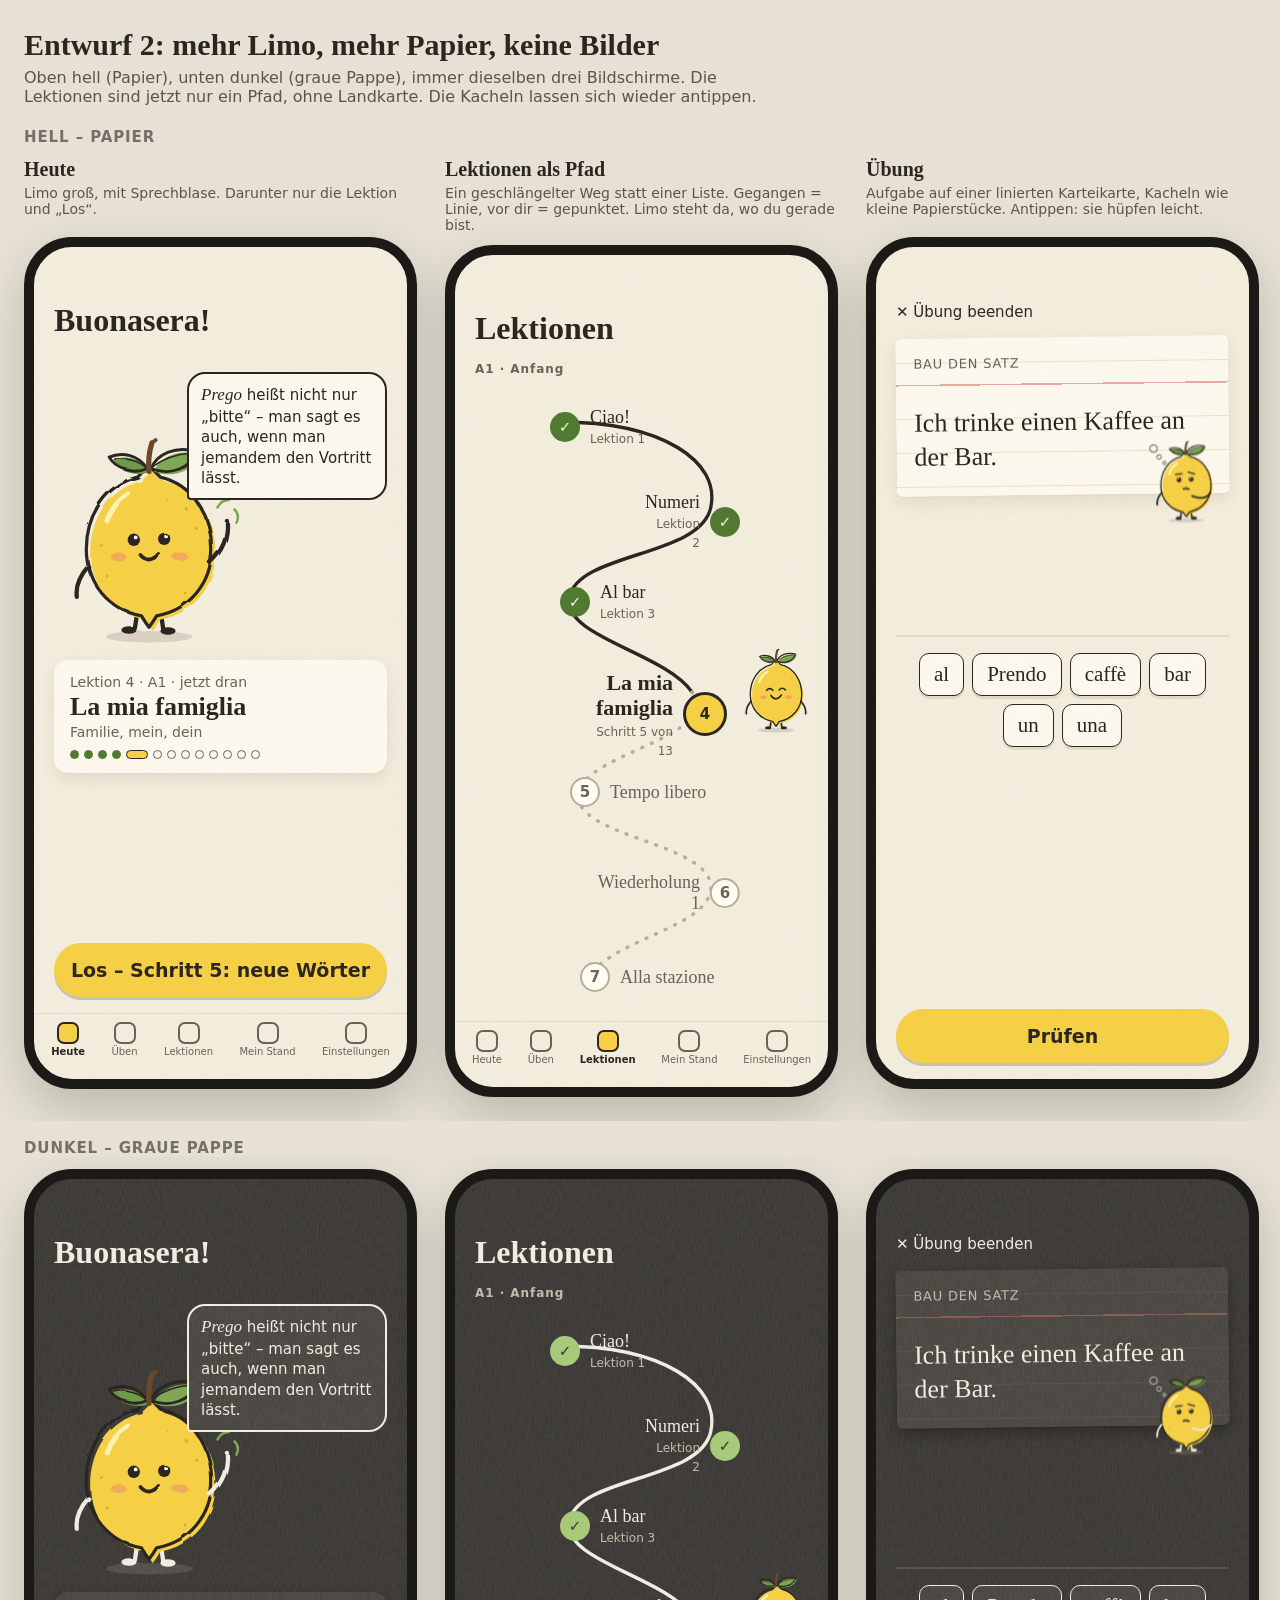
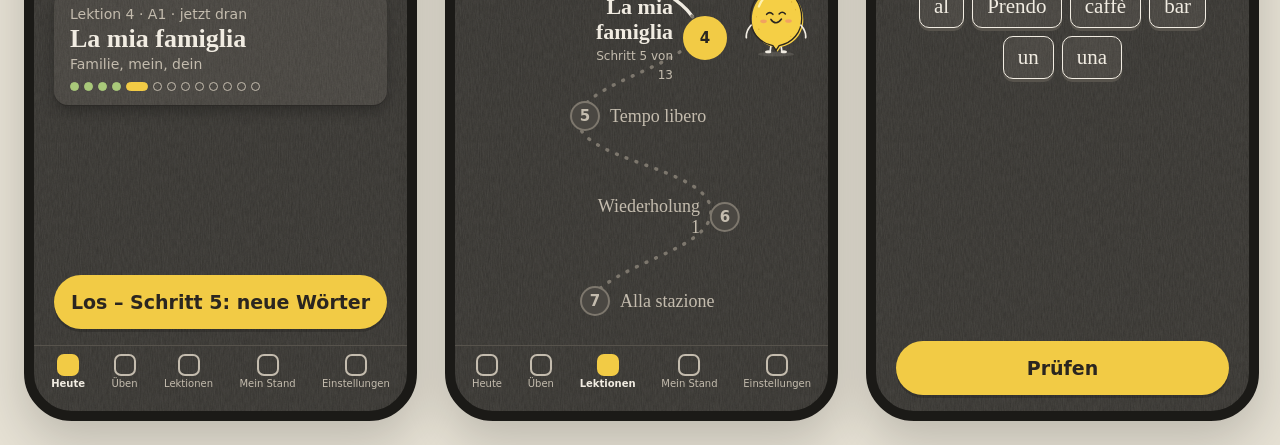
<file: docs/superpowers/entwuerfe/entwurf2-papier.html>
<!DOCTYPE html>
<html lang="de">
<head>
<meta charset="utf-8">
<meta name="viewport" content="width=device-width, initial-scale=1">
<title>Limo-Look Entwurf 2</title>
<style>
.handy {
  --hintergrund: #f5f0e2; --flaeche: #fffcf3; --text: #2b2620; --text-leise: #6b6255;
  --akzent: #f5cf45; --akzent-text: #2b2620; --linie: #2b2620; --richtig: #4f7a30;
  --rand: #e3d9c2; --limo-tinte: #2b2620; --karte-linie: #ebe0c8; --karte-rand: #e7a8a0;
  --schatten: 0 1px 0 #e3d9c2, 0 6px 16px rgba(80, 60, 20, .10);
  --struktur: url("data:image/svg+xml;utf8,<svg xmlns='http://www.w3.org/2000/svg' width='180' height='180'><filter id='n'><feTurbulence type='fractalNoise' baseFrequency='.85' numOctaves='3' stitchTiles='stitch'/><feColorMatrix values='0 0 0 0 .45  0 0 0 0 .36  0 0 0 0 .2  0 0 0 .10 0'/></filter><rect width='100%' height='100%' filter='url(%23n)'/></svg>");
  --pfad-offen: #b9ad95;
}
.handy.dunkel {
  /* graue Pappe */
  --hintergrund: #3a3834; --flaeche: #4a4742; --text: #f1ece2; --text-leise: #c4bcae;
  --akzent: #f2cb45; --linie: #f2cb45; --richtig: #a9c97a;
  --rand: #57534c; --limo-tinte: #f1ece2; --karte-linie: #58544d; --karte-rand: #8a5e57;
  --schatten: 0 1px 0 #2c2a27, 0 6px 14px rgba(0, 0, 0, .28);
  --struktur: url("data:image/svg+xml;utf8,<svg xmlns='http://www.w3.org/2000/svg' width='220' height='220'><filter id='f'><feTurbulence type='fractalNoise' baseFrequency='.9 .12' numOctaves='3' seed='4' stitchTiles='stitch'/><feColorMatrix values='0 0 0 0 1  0 0 0 0 .96  0 0 0 0 .88  0 0 0 .09 0'/></filter><filter id='k'><feTurbulence type='fractalNoise' baseFrequency='.7' numOctaves='2' seed='9' stitchTiles='stitch'/><feColorMatrix values='0 0 0 0 0  0 0 0 0 0  0 0 0 0 0  0 0 0 .14 0'/></filter><rect width='100%' height='100%' filter='url(%23k)'/><rect width='100%' height='100%' filter='url(%23f)'/></svg>");
  --pfad-offen: #7d776d;
}
* { box-sizing: border-box; }
body { margin: 0; background: #e6e1d4; color: #2b2620; font-family: -apple-system, BlinkMacSystemFont, "Segoe UI", system-ui, sans-serif; }
header.seite { max-width: 1320px; margin: 0 auto; padding: 28px 24px 4px; }
header.seite h1 { font-family: ui-serif, "New York", Georgia, serif; margin: 0 0 6px; font-size: 30px; }
header.seite p { margin: 0; opacity: .75; max-width: 760px; }
.zeile-titel { max-width: 1320px; margin: 18px auto 0; padding: 0 24px; font: 600 15px system-ui, sans-serif; letter-spacing: .06em; text-transform: uppercase; opacity: .6; }
.reihe { max-width: 1320px; margin: 0 auto; padding: 12px 24px 24px; display: flex; gap: 28px; overflow-x: auto; }
.vorschlag { flex: 0 0 auto; width: 393px; }
.vorschlag h2 { font-family: ui-serif, "New York", Georgia, serif; font-size: 20px; margin: 0 0 4px; }
.vorschlag .was { font-size: 14px; opacity: .75; margin: 0 0 12px; min-height: 40px; }

.handy { width: 393px; height: 852px; border-radius: 48px; border: 10px solid #1b1a17; position: relative;
  background-color: var(--hintergrund); background-image: var(--struktur);
  color: var(--text); overflow: hidden; display: flex; flex-direction: column; box-shadow: 0 20px 50px rgba(0,0,0,.18);
  --serif: ui-serif, "New York", Georgia, "Times New Roman", serif; }
.inhalt { flex: 1; padding: 56px 20px 16px; display: flex; flex-direction: column; gap: 16px; overflow: hidden; }
.leiste { display: flex; justify-content: space-around; padding: 8px 4px 22px; border-top: 1px solid var(--rand); font-size: 10px; color: var(--text-leise); }
.leiste div { display: flex; flex-direction: column; align-items: center; gap: 2px; }
.leiste div.an { color: var(--text); font-weight: 600; }
.leiste i { width: 22px; height: 22px; border: 2px solid currentColor; border-radius: 7px; display: block; }
.leiste .an i { background: var(--akzent); border-color: var(--linie); }
h1.gross { font-family: var(--serif); font-size: 32px; margin: 0; line-height: 1.1; }
.leise { color: var(--text-leise); font-size: 14px; }
/* Karten wie ein Stück Papier bzw. hellere Pappe */
.karte { background-color: var(--flaeche); background-image: var(--struktur); border-radius: 14px; padding: 14px 16px; box-shadow: var(--schatten); }
.knopf { background: var(--akzent); color: var(--akzent-text); border-radius: 999px; padding: 16px; font: 600 19px system-ui, sans-serif; text-align: center; box-shadow: 0 3px 0 rgba(0,0,0,.18); }
svg.limo { display: block; color: var(--limo-tinte); }

/* Heute */
.limo-buehne { position: relative; height: 290px; }
.limo-buehne svg.limo { position: absolute; width: 190px; left: 0; bottom: 0; }
.blase { position: absolute; right: 0; top: 18px; width: 200px; background-color: var(--flaeche); background-image: var(--struktur);
  border: 2px solid var(--limo-tinte); border-radius: 18px 18px 18px 4px; padding: 10px 12px; font-size: 15px; line-height: 1.35; }
.blase em { font-family: var(--serif); font-size: 17px; }
.lektion h3 { font-family: var(--serif); font-size: 26px; margin: 2px 0; }
.punkte { display: flex; gap: 5px; margin-top: 10px; }
.punkte b { width: 9px; height: 9px; border-radius: 50%; border: 1.5px solid var(--text-leise); }
.punkte b.ja { background: var(--richtig); border-color: var(--richtig); }
.punkte b.jetzt { background: var(--akzent); border-color: var(--linie); width: 22px; border-radius: 6px; }

/* Lektionen als Pfad */
.pfad { position: relative; height: 600px; flex: 0 0 auto; }
.pfad svg.weg { position: absolute; inset: 0; width: 100%; height: 100%; overflow: visible; }
.weg .gegangen { stroke: var(--text); stroke-width: 3.5; fill: none; stroke-linecap: round; }
.weg .offen { stroke: var(--pfad-offen); stroke-width: 3.5; fill: none; stroke-linecap: round; stroke-dasharray: 1 10; }
.halt { position: absolute; display: flex; align-items: center; gap: 10px; transform: translate(-15px, -15px); }
.halt.links { flex-direction: row-reverse; transform: translate(calc(-100% + 15px), -15px); text-align: right; }
.halt .kreis { width: 30px; height: 30px; border-radius: 50%; flex: 0 0 auto; display: flex; align-items: center; justify-content: center; font-size: 15px; font-weight: 700;
  background: var(--flaeche); border: 2.5px solid var(--pfad-offen); color: var(--text-leise); }
.halt.fertig .kreis { background: var(--richtig); border-color: var(--richtig); color: var(--hintergrund); }
.halt.jetzt .kreis { width: 44px; height: 44px; background: var(--akzent); border: 3px solid var(--linie); color: #2b2620; }
.halt.jetzt { transform: translate(-22px, -22px); }
.halt.jetzt.links { transform: translate(calc(-100% + 22px), -22px); }
.halt .name { font-family: var(--serif); font-size: 18px; line-height: 1.15; }
.halt .nr { font-size: 12px; color: var(--text-leise); }
.halt.jetzt .name { font-size: 22px; font-weight: 600; }
.halt.offen .name { color: var(--text-leise); }
.pfad svg.limo { position: absolute; width: 78px; }
.stufe { font: 700 12px system-ui, sans-serif; letter-spacing: .08em; color: var(--text-leise); }

/* Übung */
.oben { font-size: 15px; }
.karteikarte { border-radius: 6px; padding: 18px 18px 22px; position: relative; transform: rotate(-.7deg); box-shadow: var(--schatten);
  background-color: var(--flaeche);
  background-image: linear-gradient(to bottom, transparent 46px, var(--karte-rand) 46px, var(--karte-rand) 47.5px, transparent 47.5px),
                    repeating-linear-gradient(to bottom, transparent 0 33px, var(--karte-linie) 33px 34px), var(--struktur);
  background-position: 0 0, 0 47px, 0 0; }
.karteikarte .aufgabe { font-size: 13px; color: var(--text-leise); text-transform: uppercase; letter-spacing: .06em; height: 30px; }
.karteikarte .it { font-family: var(--serif); font-size: 26px; line-height: 34px; margin-top: 20px; }
.karteikarte svg.limo { position: absolute; width: 76px; right: 6px; bottom: -30px; }
.ablage { min-height: 108px; border-bottom: 2px solid var(--rand); display: flex; flex-wrap: wrap; gap: 8px; align-content: flex-start; padding: 6px 0; margin-top: 18px; }
.vorrat { display: flex; flex-wrap: wrap; gap: 8px; justify-content: center; }
.kachel { font-family: var(--serif); font-size: 21px; padding: 8px 14px; background-color: var(--flaeche); background-image: var(--struktur);
  border: 1.5px solid var(--text); border-radius: 10px; box-shadow: 0 3px 0 var(--rand); cursor: pointer; user-select: none; }
.kachel.hops { animation: hops .32s ease-out; }
@keyframes hops { 0% { transform: translateY(0) } 45% { transform: translateY(-6px) } 100% { transform: translateY(0) } }
</style>
</head>
<body>
<header class="seite">
  <h1>Entwurf 2: mehr Limo, mehr Papier, keine Bilder</h1>
  <p>Oben hell (Papier), unten dunkel (graue Pappe), immer dieselben drei Bildschirme. Die Lektionen sind jetzt nur ein Pfad, ohne Landkarte. Die Kacheln lassen sich wieder antippen.</p>
</header>

<div class="zeile-titel">Hell – Papier</div>
<div class="reihe" id="hell">

<section class="vorschlag">
  <h2>Heute</h2>
  <p class="was">Limo groß, mit Sprechblase. Darunter nur die Lektion und „Los“.</p>
  <div class="handy">
    <div class="inhalt">
      <h1 class="gross">Buonasera!</h1>
      <div class="limo-buehne">
        <svg class="limo" viewBox="0 -12 200 234" aria-hidden="true">
      <defs><filter id="limo-strich-1" x="-10%" y="-10%" width="120%" height="120%">
        <feTurbulence type="fractalNoise" baseFrequency="0.035" numOctaves="2" seed="11" result="r"/>
        <feDisplacementMap in="SourceGraphic" in2="r" scale="3.2"/>
      </filter></defs>
      <g filter="url(#limo-strich-1)">
      <ellipse cx="100" cy="214" rx="46" ry="6" fill="currentColor" opacity="0.12"/>
      <path d="M88 186 L85 206" stroke="currentColor" stroke-width="4.5" fill="none" stroke-linecap="round" stroke-linejoin="round"/><path d="M112 186 L115 206" stroke="currentColor" stroke-width="4.5" fill="none" stroke-linecap="round" stroke-linejoin="round"/>
      <ellipse cx="80" cy="208" rx="8" ry="4" fill="currentColor"/>
      <ellipse cx="120" cy="208" rx="8" ry="4" fill="currentColor"/>
      <path d="M100 34 C 104 38, 108 42, 112 46 C 146 54, 166 86, 166 122 C 166 158, 142 186, 108 192 C 105 197, 103 200, 100 204 C 97 200, 95 197, 92 192 C 58 186, 34 158, 34 122 C 34 86, 54 54, 88 46 C 92 42, 96 38, 100 34 Z" fill="#F5CF45" transform="translate(4 4)"/>
      <path d="M56 92 Q62 74 78 64" stroke="#FFF2B0" stroke-width="5.5" fill="none" stroke-linecap="round" stroke-linejoin="round"/>
      <circle cx="140" cy="80" r="1.6" fill="#D9A92A"/><circle cx="150" cy="100" r="1.4" fill="#D9A92A"/>
      <circle cx="56" cy="150" r="1.6" fill="#D9A92A"/><circle cx="138" cy="168" r="1.4" fill="#D9A92A"/>
      <circle cx="50" cy="118" r="1.3" fill="#D9A92A"/><circle cx="120" cy="70" r="1.3" fill="#D9A92A"/>
      <path d="M100 34 C 104 38, 108 42, 112 46 C 146 54, 166 86, 166 122 C 166 158, 142 186, 108 192 C 105 197, 103 200, 100 204 C 97 200, 95 197, 92 192 C 58 186, 34 158, 34 122 C 34 86, 54 54, 88 46 C 92 42, 96 38, 100 34 Z" fill="none" stroke="#2B2620" stroke-width="3.4" stroke-linejoin="round"/>
      <path d="M98 37 C 89 23, 72 19, 58 25 C 66 39, 86 43, 98 37 Z" fill="#6E9A48" transform="translate(3 3)"/>
      <path d="M98 37 C 89 23, 72 19, 58 25 C 66 39, 86 43, 98 37 Z" fill="none" stroke="#2B2620" stroke-width="3" stroke-linejoin="round"/>
      <path d="M96 35 C 88 29, 76 26, 64 27" stroke="#2B2620" stroke-width="1.6" fill="none" stroke-linecap="round" stroke-linejoin="round"/>
      <path d="M102 37 C 109 21, 128 13, 150 19 C 144 37, 122 45, 102 37 Z" fill="#7FA653" transform="translate(3 3)"/>
      <path d="M102 37 C 109 21, 128 13, 150 19 C 144 37, 122 45, 102 37 Z" fill="none" stroke="#2B2620" stroke-width="3" stroke-linejoin="round"/>
      <path d="M104 35 C 115 27, 128 22, 144 21" stroke="#2B2620" stroke-width="1.6" fill="none" stroke-linecap="round" stroke-linejoin="round"/>
      <path d="M100 40 C 99 30, 100 20, 103 10" stroke="#6B4A2B" stroke-width="5.5" fill="none" stroke-linecap="round" stroke-linejoin="round"/>
      <path d="M103 10 L107 7" stroke="#6B4A2B" stroke-width="4" fill="none" stroke-linecap="round" stroke-linejoin="round"/><path d="M36 140 Q22 156 24 172" stroke="currentColor" stroke-width="4.5" fill="none" stroke-linecap="round" stroke-linejoin="round"/><path d="M164 136 Q184 118 182 92" stroke="currentColor" stroke-width="4.5" fill="none" stroke-linecap="round" stroke-linejoin="round"/><path d="M190 80 Q196 86 192 94" stroke="#7FA653" stroke-width="2.6" fill="none" stroke-linecap="round" stroke-linejoin="round"/><path d="M172 78 Q176 70 184 70" stroke="#7FA653" stroke-width="2.6" fill="none" stroke-linecap="round" stroke-linejoin="round"/>
      <circle cx="84" cy="112" r="6.5" fill="#2B2620"/><circle cx="86" cy="109.5" r="2" fill="#FFFFFF"/>
      <circle cx="116" cy="111" r="6.5" fill="#2B2620"/><circle cx="118" cy="108.5" r="2" fill="#FFFFFF"/>
      <ellipse cx="68" cy="130" rx="8.5" ry="4.5" fill="#EF8E6E" opacity="0.55"/>
      <ellipse cx="132" cy="129" rx="8.5" ry="4.5" fill="#EF8E6E" opacity="0.55"/><path d="M91 128 Q100 138 110 127" stroke="#2B2620" stroke-width="4" fill="none" stroke-linecap="round" stroke-linejoin="round"/></g>
    </svg>
        <div class="blase"><em>Prego</em> heißt nicht nur „bitte“ – man sagt es auch, wenn man jemandem den Vortritt lässt.</div>
      </div>
      <div class="karte lektion">
        <div class="leise">Lektion 4 · A1 · jetzt dran</div>
        <h3>La mia famiglia</h3>
        <div class="leise">Familie, mein, dein</div>
        <div class="punkte"><b class="ja"></b><b class="ja"></b><b class="ja"></b><b class="ja"></b><b class="jetzt"></b><b></b><b></b><b></b><b></b><b></b><b></b><b></b><b></b></div>
      </div>
      <div style="flex:1"></div>
      <div class="knopf">Los – Schritt 5: neue Wörter</div>
    </div>
    <div class="leiste"><div class="an"><i></i>Heute</div><div><i></i>Üben</div><div><i></i>Lektionen</div><div><i></i>Mein Stand</div><div><i></i>Einstellungen</div></div>
  </div>
</section>

<section class="vorschlag">
  <h2>Lektionen als Pfad</h2>
  <p class="was">Ein geschlängelter Weg statt einer Liste. Gegangen = Linie, vor dir = gepunktet. Limo steht da, wo du gerade bist.</p>
  <div class="handy">
    <div class="inhalt">
      <h1 class="gross">Lektionen</h1>
      <div class="stufe">A1 · Anfang</div>
      <div class="pfad">
        <svg class="weg" viewBox="0 0 353 600" preserveAspectRatio="none">
          <path class="gegangen" d="M90 30 C 200 30, 260 70, 250 115 C 240 165, 110 160, 100 205 C 92 245, 200 260, 230 300"/>
          <path class="offen" d="M230 300 C 262 345, 120 360, 110 400 C 100 445, 250 450, 250 495 C 250 535, 150 545, 120 585"/>
        </svg>
        <div class="halt fertig" style="left:90px;top:30px"><span class="kreis">✓</span><span><span class="name">Ciao!</span><br><span class="nr">Lektion 1</span></span></div>
        <div class="halt fertig links" style="left:250px;top:115px"><span class="kreis">✓</span><span><span class="name">Numeri</span><br><span class="nr">Lektion 2</span></span></div>
        <div class="halt fertig" style="left:100px;top:205px"><span class="kreis">✓</span><span><span class="name">Al bar</span><br><span class="nr">Lektion 3</span></span></div>
        <div class="halt jetzt links" style="left:230px;top:300px"><span class="kreis">4</span><span><span class="name">La mia famiglia</span><br><span class="nr">Schritt 5 von 13</span></span></div>
        <div class="halt offen" style="left:110px;top:400px"><span class="kreis">5</span><span><span class="name">Tempo libero</span></span></div>
        <div class="halt offen links" style="left:250px;top:495px"><span class="kreis">6</span><span><span class="name">Wiederholung 1</span></span></div>
        <div class="halt offen" style="left:120px;top:585px"><span class="kreis">7</span><span><span class="name">Alla stazione</span></span></div>
        <div style="position:absolute;left:262px;top:250px;width:80px"><svg class="limo" viewBox="0 -12 200 234" aria-hidden="true">
      <defs><filter id="limo-strich-4" x="-10%" y="-10%" width="120%" height="120%">
        <feTurbulence type="fractalNoise" baseFrequency="0.035" numOctaves="2" seed="11" result="r"/>
        <feDisplacementMap in="SourceGraphic" in2="r" scale="3.2"/>
      </filter></defs>
      <g filter="url(#limo-strich-4)">
      <ellipse cx="100" cy="214" rx="46" ry="6" fill="currentColor" opacity="0.12"/>
      <path d="M88 186 L85 206" stroke="currentColor" stroke-width="4.5" fill="none" stroke-linecap="round" stroke-linejoin="round"/><path d="M112 186 L115 206" stroke="currentColor" stroke-width="4.5" fill="none" stroke-linecap="round" stroke-linejoin="round"/>
      <ellipse cx="80" cy="208" rx="8" ry="4" fill="currentColor"/>
      <ellipse cx="120" cy="208" rx="8" ry="4" fill="currentColor"/>
      <path d="M100 34 C 104 38, 108 42, 112 46 C 146 54, 166 86, 166 122 C 166 158, 142 186, 108 192 C 105 197, 103 200, 100 204 C 97 200, 95 197, 92 192 C 58 186, 34 158, 34 122 C 34 86, 54 54, 88 46 C 92 42, 96 38, 100 34 Z" fill="#F5CF45" transform="translate(4 4)"/>
      <path d="M56 92 Q62 74 78 64" stroke="#FFF2B0" stroke-width="5.5" fill="none" stroke-linecap="round" stroke-linejoin="round"/>
      <circle cx="140" cy="80" r="1.6" fill="#D9A92A"/><circle cx="150" cy="100" r="1.4" fill="#D9A92A"/>
      <circle cx="56" cy="150" r="1.6" fill="#D9A92A"/><circle cx="138" cy="168" r="1.4" fill="#D9A92A"/>
      <circle cx="50" cy="118" r="1.3" fill="#D9A92A"/><circle cx="120" cy="70" r="1.3" fill="#D9A92A"/>
      <path d="M100 34 C 104 38, 108 42, 112 46 C 146 54, 166 86, 166 122 C 166 158, 142 186, 108 192 C 105 197, 103 200, 100 204 C 97 200, 95 197, 92 192 C 58 186, 34 158, 34 122 C 34 86, 54 54, 88 46 C 92 42, 96 38, 100 34 Z" fill="none" stroke="#2B2620" stroke-width="3.4" stroke-linejoin="round"/>
      <path d="M98 37 C 89 23, 72 19, 58 25 C 66 39, 86 43, 98 37 Z" fill="#6E9A48" transform="translate(3 3)"/>
      <path d="M98 37 C 89 23, 72 19, 58 25 C 66 39, 86 43, 98 37 Z" fill="none" stroke="#2B2620" stroke-width="3" stroke-linejoin="round"/>
      <path d="M96 35 C 88 29, 76 26, 64 27" stroke="#2B2620" stroke-width="1.6" fill="none" stroke-linecap="round" stroke-linejoin="round"/>
      <path d="M102 37 C 109 21, 128 13, 150 19 C 144 37, 122 45, 102 37 Z" fill="#7FA653" transform="translate(3 3)"/>
      <path d="M102 37 C 109 21, 128 13, 150 19 C 144 37, 122 45, 102 37 Z" fill="none" stroke="#2B2620" stroke-width="3" stroke-linejoin="round"/>
      <path d="M104 35 C 115 27, 128 22, 144 21" stroke="#2B2620" stroke-width="1.6" fill="none" stroke-linecap="round" stroke-linejoin="round"/>
      <path d="M100 40 C 99 30, 100 20, 103 10" stroke="#6B4A2B" stroke-width="5.5" fill="none" stroke-linecap="round" stroke-linejoin="round"/>
      <path d="M103 10 L107 7" stroke="#6B4A2B" stroke-width="4" fill="none" stroke-linecap="round" stroke-linejoin="round"/><path d="M36 140 Q22 156 24 172" stroke="currentColor" stroke-width="4.5" fill="none" stroke-linecap="round" stroke-linejoin="round"/><path d="M164 140 Q178 156 176 172" stroke="currentColor" stroke-width="4.5" fill="none" stroke-linecap="round" stroke-linejoin="round"/><path d="M76 112 Q84 103 92 112" stroke="#2B2620" stroke-width="4" fill="none" stroke-linecap="round" stroke-linejoin="round"/><path d="M108 111 Q116 102 124 111" stroke="#2B2620" stroke-width="4" fill="none" stroke-linecap="round" stroke-linejoin="round"/>
      <ellipse cx="68" cy="130" rx="8.5" ry="4.5" fill="#EF8E6E" opacity="0.7"/>
      <ellipse cx="132" cy="129" rx="8.5" ry="4.5" fill="#EF8E6E" opacity="0.7"/><path d="M87 125 Q100 143 114 124" stroke="#2B2620" stroke-width="4" fill="none" stroke-linecap="round" stroke-linejoin="round"/></g>
    </svg></div>
      </div>
    </div>
    <div class="leiste"><div><i></i>Heute</div><div><i></i>Üben</div><div class="an"><i></i>Lektionen</div><div><i></i>Mein Stand</div><div><i></i>Einstellungen</div></div>
  </div>
</section>

<section class="vorschlag">
  <h2>Übung</h2>
  <p class="was">Aufgabe auf einer linierten Karteikarte, Kacheln wie kleine Papierstücke. Antippen: sie hüpfen leicht.</p>
  <div class="handy">
    <div class="inhalt">
      <div class="oben">✕ Übung beenden</div>
      <div class="karteikarte">
        <div class="aufgabe">Bau den Satz</div>
        <div class="it">Ich trinke einen Kaffee an der Bar.</div>
        <svg class="limo" viewBox="0 -12 200 234" aria-hidden="true">
      <defs><filter id="limo-strich-3" x="-10%" y="-10%" width="120%" height="120%">
        <feTurbulence type="fractalNoise" baseFrequency="0.035" numOctaves="2" seed="11" result="r"/>
        <feDisplacementMap in="SourceGraphic" in2="r" scale="3.2"/>
      </filter></defs>
      <g filter="url(#limo-strich-3)"><circle cx="44" cy="62" r="4" fill="none" stroke="currentColor" stroke-width="2"/>
        <circle cx="30" cy="46" r="6" fill="none" stroke="currentColor" stroke-width="2"/>
        <circle cx="16" cy="24" r="10" fill="none" stroke="currentColor" stroke-width="2"/>
      <ellipse cx="100" cy="214" rx="46" ry="6" fill="currentColor" opacity="0.12"/>
      <path d="M88 186 L85 206" stroke="currentColor" stroke-width="4.5" fill="none" stroke-linecap="round" stroke-linejoin="round"/><path d="M112 186 L115 206" stroke="currentColor" stroke-width="4.5" fill="none" stroke-linecap="round" stroke-linejoin="round"/>
      <ellipse cx="80" cy="208" rx="8" ry="4" fill="currentColor"/>
      <ellipse cx="120" cy="208" rx="8" ry="4" fill="currentColor"/>
      <path d="M100 34 C 104 38, 108 42, 112 46 C 146 54, 166 86, 166 122 C 166 158, 142 186, 108 192 C 105 197, 103 200, 100 204 C 97 200, 95 197, 92 192 C 58 186, 34 158, 34 122 C 34 86, 54 54, 88 46 C 92 42, 96 38, 100 34 Z" fill="#F5CF45" transform="translate(4 4)"/>
      <path d="M56 92 Q62 74 78 64" stroke="#FFF2B0" stroke-width="5.5" fill="none" stroke-linecap="round" stroke-linejoin="round"/>
      <circle cx="140" cy="80" r="1.6" fill="#D9A92A"/><circle cx="150" cy="100" r="1.4" fill="#D9A92A"/>
      <circle cx="56" cy="150" r="1.6" fill="#D9A92A"/><circle cx="138" cy="168" r="1.4" fill="#D9A92A"/>
      <circle cx="50" cy="118" r="1.3" fill="#D9A92A"/><circle cx="120" cy="70" r="1.3" fill="#D9A92A"/>
      <path d="M100 34 C 104 38, 108 42, 112 46 C 146 54, 166 86, 166 122 C 166 158, 142 186, 108 192 C 105 197, 103 200, 100 204 C 97 200, 95 197, 92 192 C 58 186, 34 158, 34 122 C 34 86, 54 54, 88 46 C 92 42, 96 38, 100 34 Z" fill="none" stroke="#2B2620" stroke-width="3.4" stroke-linejoin="round"/>
      <path d="M98 37 C 89 23, 72 19, 58 25 C 66 39, 86 43, 98 37 Z" fill="#6E9A48" transform="translate(3 3)"/>
      <path d="M98 37 C 89 23, 72 19, 58 25 C 66 39, 86 43, 98 37 Z" fill="none" stroke="#2B2620" stroke-width="3" stroke-linejoin="round"/>
      <path d="M96 35 C 88 29, 76 26, 64 27" stroke="#2B2620" stroke-width="1.6" fill="none" stroke-linecap="round" stroke-linejoin="round"/>
      <path d="M102 37 C 109 21, 128 13, 150 19 C 144 37, 122 45, 102 37 Z" fill="#7FA653" transform="translate(3 3)"/>
      <path d="M102 37 C 109 21, 128 13, 150 19 C 144 37, 122 45, 102 37 Z" fill="none" stroke="#2B2620" stroke-width="3" stroke-linejoin="round"/>
      <path d="M104 35 C 115 27, 128 22, 144 21" stroke="#2B2620" stroke-width="1.6" fill="none" stroke-linecap="round" stroke-linejoin="round"/>
      <path d="M100 40 C 99 30, 100 20, 103 10" stroke="#6B4A2B" stroke-width="5.5" fill="none" stroke-linecap="round" stroke-linejoin="round"/>
      <path d="M103 10 L107 7" stroke="#6B4A2B" stroke-width="4" fill="none" stroke-linecap="round" stroke-linejoin="round"/><path d="M36 140 Q22 156 24 172" stroke="currentColor" stroke-width="4.5" fill="none" stroke-linecap="round" stroke-linejoin="round"/><path d="M164 142 Q150 164 116 150" stroke="currentColor" stroke-width="4.5" fill="none" stroke-linecap="round" stroke-linejoin="round"/><circle cx="82" cy="107" r="6.5" fill="#2B2620"/><circle cx="80" cy="104" r="2" fill="#FFFFFF"/>
           <circle cx="114" cy="106" r="6.5" fill="#2B2620"/><circle cx="112" cy="103" r="2" fill="#FFFFFF"/><path d="M73 93 L90 91" stroke="#2B2620" stroke-width="3.2" fill="none" stroke-linecap="round" stroke-linejoin="round"/><path d="M106 87 L123 92" stroke="#2B2620" stroke-width="3.2" fill="none" stroke-linecap="round" stroke-linejoin="round"/><path d="M93 131 Q100 128 108 132" stroke="#2B2620" stroke-width="4" fill="none" stroke-linecap="round" stroke-linejoin="round"/></g>
    </svg>
      </div>
      <div class="ablage"></div>
      <div class="vorrat">
        <span class="kachel">al</span><span class="kachel">Prendo</span><span class="kachel">caffè</span><span class="kachel">bar</span><span class="kachel">un</span><span class="kachel">una</span>
      </div>
      <div style="flex:1"></div>
      <div class="knopf">Prüfen</div>
    </div>
  </div>
</section>

</div>

<div class="zeile-titel">Dunkel – graue Pappe</div>
<div class="reihe" id="dunkel"></div>

<script>
  const hell = document.getElementById('hell'), dunkel = document.getElementById('dunkel');
  dunkel.innerHTML = hell.innerHTML;
  dunkel.querySelectorAll('.handy').forEach(h => h.classList.add('dunkel'));
  dunkel.querySelectorAll('.vorschlag h2, .vorschlag .was').forEach(e => e.remove());
  document.querySelectorAll('.handy').forEach(h => {
    const ablage = h.querySelector('.ablage'), vorrat = h.querySelector('.vorrat');
    if (!ablage) return;
    h.querySelectorAll('.kachel').forEach(k => k.addEventListener('click', () => {
      (k.parentElement === vorrat ? ablage : vorrat).appendChild(k);
      k.classList.remove('hops'); void k.offsetWidth; k.classList.add('hops');
    }));
  });
</script>
</body>
</html>
</file>
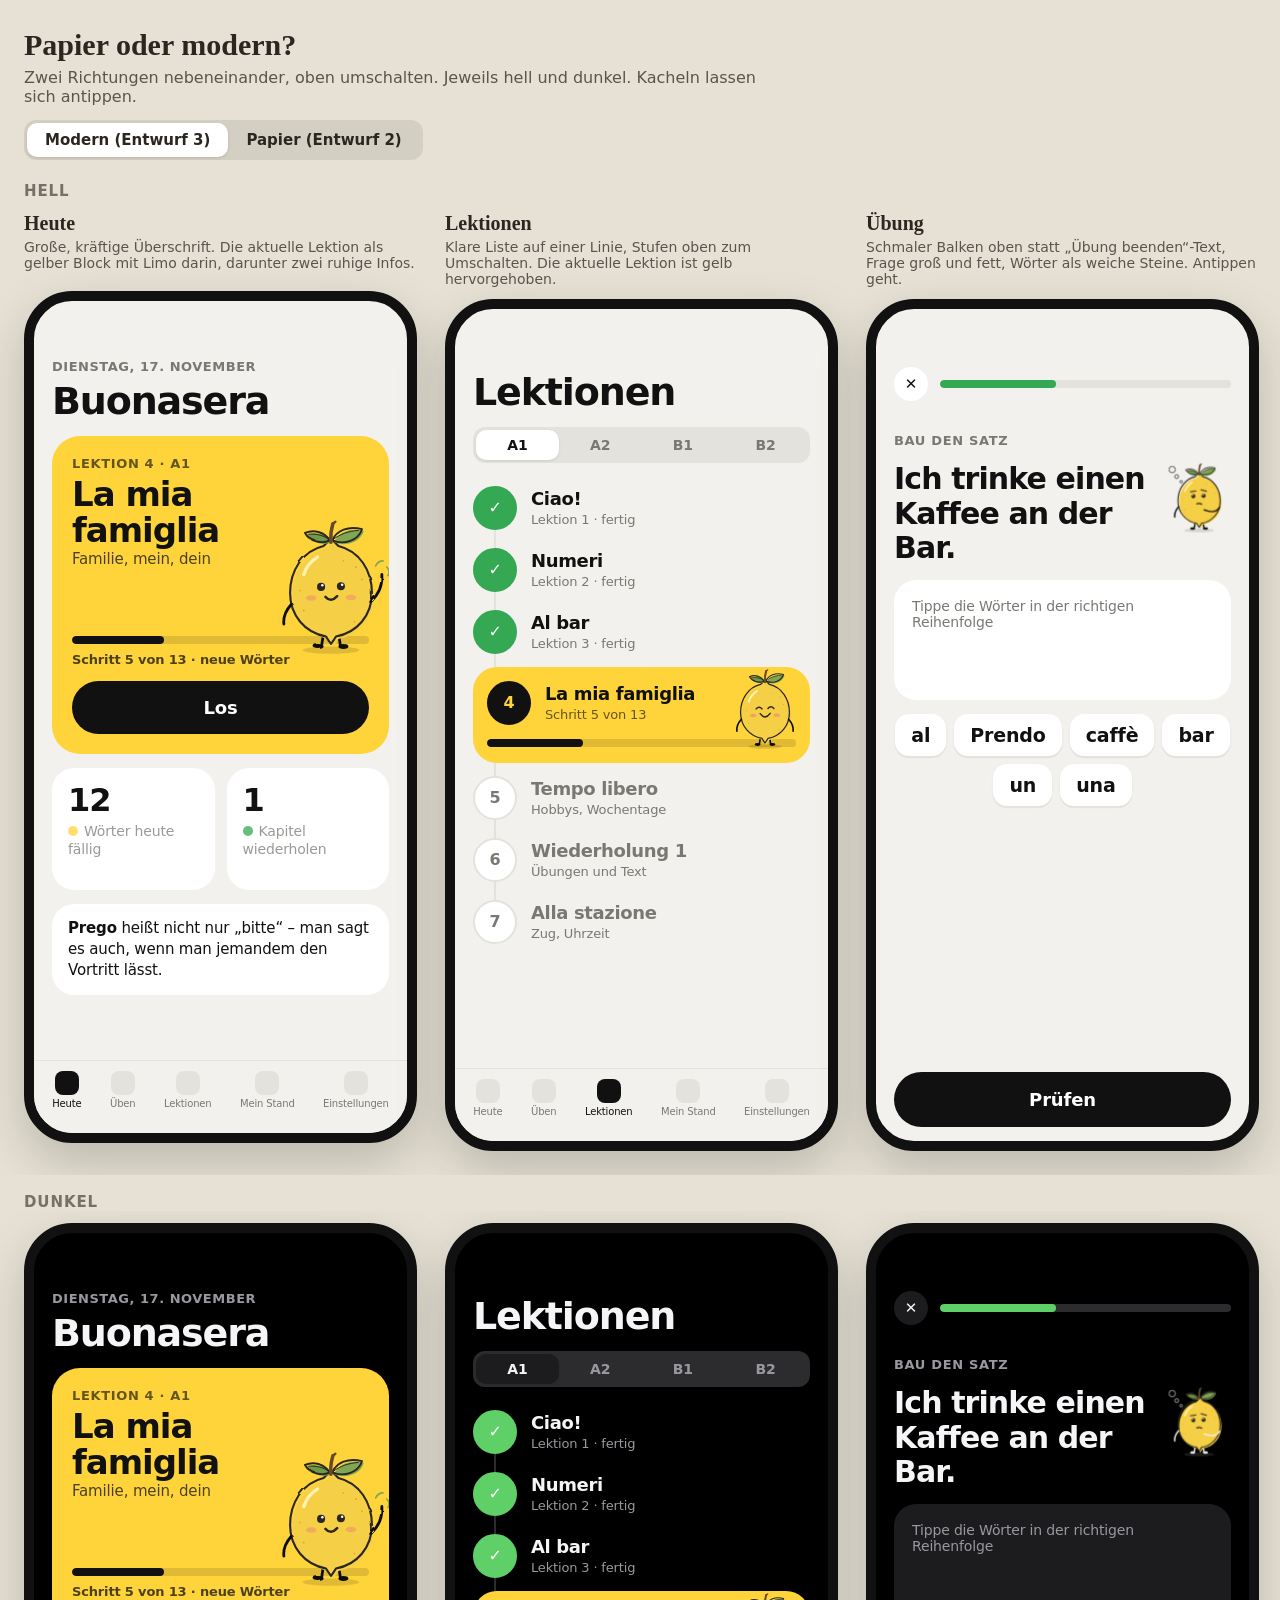
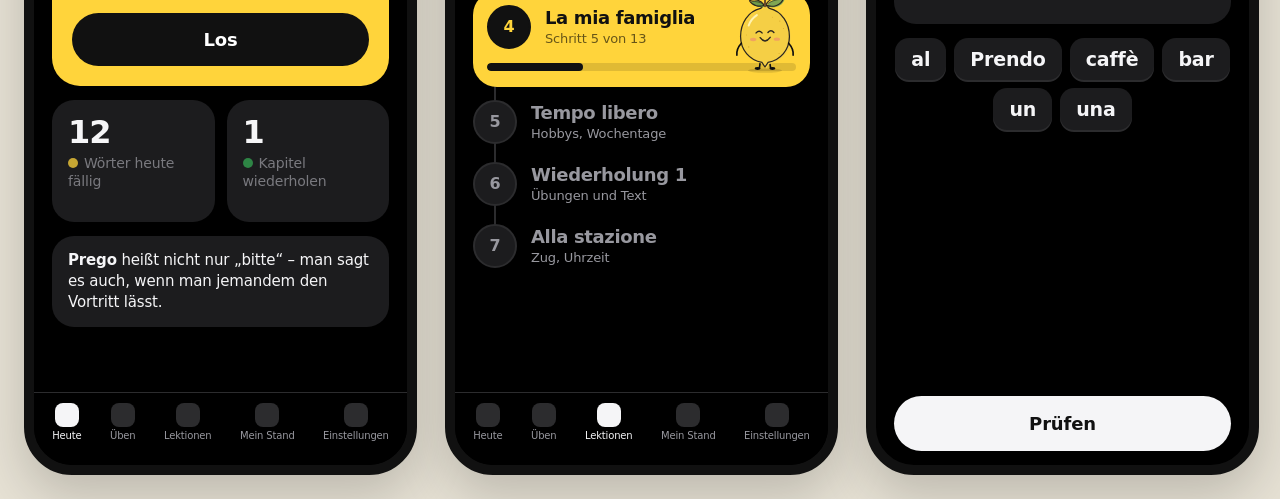
<file: docs/superpowers/entwuerfe/entwurf3-modern.html>
<!DOCTYPE html><html lang="de"><head><meta charset="utf-8"><meta name="viewport" content="width=device-width, initial-scale=1">
<title>Limo-Look: Papier oder modern</title><style>
.handy {
  --hintergrund: #f5f0e2; --flaeche: #fffcf3; --text: #2b2620; --text-leise: #6b6255;
  --akzent: #f5cf45; --akzent-text: #2b2620; --linie: #2b2620; --richtig: #4f7a30;
  --rand: #e3d9c2; --limo-tinte: #2b2620; --karte-linie: #ebe0c8; --karte-rand: #e7a8a0;
  --schatten: 0 1px 0 #e3d9c2, 0 6px 16px rgba(80, 60, 20, .10);
  --struktur: url("data:image/svg+xml;utf8,<svg xmlns='http://www.w3.org/2000/svg' width='180' height='180'><filter id='n'><feTurbulence type='fractalNoise' baseFrequency='.85' numOctaves='3' stitchTiles='stitch'/><feColorMatrix values='0 0 0 0 .45  0 0 0 0 .36  0 0 0 0 .2  0 0 0 .10 0'/></filter><rect width='100%' height='100%' filter='url(%23n)'/></svg>");
  --pfad-offen: #b9ad95;
}
.handy.dunkel {
  /* graue Pappe */
  --hintergrund: #3a3834; --flaeche: #4a4742; --text: #f1ece2; --text-leise: #c4bcae;
  --akzent: #f2cb45; --linie: #f2cb45; --richtig: #a9c97a;
  --rand: #57534c; --limo-tinte: #f1ece2; --karte-linie: #58544d; --karte-rand: #8a5e57;
  --schatten: 0 1px 0 #2c2a27, 0 6px 14px rgba(0, 0, 0, .28);
  --struktur: url("data:image/svg+xml;utf8,<svg xmlns='http://www.w3.org/2000/svg' width='220' height='220'><filter id='f'><feTurbulence type='fractalNoise' baseFrequency='.9 .12' numOctaves='3' seed='4' stitchTiles='stitch'/><feColorMatrix values='0 0 0 0 1  0 0 0 0 .96  0 0 0 0 .88  0 0 0 .09 0'/></filter><filter id='k'><feTurbulence type='fractalNoise' baseFrequency='.7' numOctaves='2' seed='9' stitchTiles='stitch'/><feColorMatrix values='0 0 0 0 0  0 0 0 0 0  0 0 0 0 0  0 0 0 .14 0'/></filter><rect width='100%' height='100%' filter='url(%23k)'/><rect width='100%' height='100%' filter='url(%23f)'/></svg>");
  --pfad-offen: #7d776d;
}
* { box-sizing: border-box; }
body { margin: 0; background: #e6e1d4; color: #2b2620; font-family: -apple-system, BlinkMacSystemFont, "Segoe UI", system-ui, sans-serif; }
header.seite { max-width: 1320px; margin: 0 auto; padding: 28px 24px 4px; }
header.seite h1 { font-family: ui-serif, "New York", Georgia, serif; margin: 0 0 6px; font-size: 30px; }
header.seite p { margin: 0; opacity: .75; max-width: 760px; }
.zeile-titel { max-width: 1320px; margin: 18px auto 0; padding: 0 24px; font: 600 15px system-ui, sans-serif; letter-spacing: .06em; text-transform: uppercase; opacity: .6; }
.reihe { max-width: 1320px; margin: 0 auto; padding: 12px 24px 24px; display: flex; gap: 28px; overflow-x: auto; }
.vorschlag { flex: 0 0 auto; width: 393px; }
.vorschlag h2 { font-family: ui-serif, "New York", Georgia, serif; font-size: 20px; margin: 0 0 4px; }
.vorschlag .was { font-size: 14px; opacity: .75; margin: 0 0 12px; min-height: 40px; }

.handy { width: 393px; height: 852px; border-radius: 48px; border: 10px solid #1b1a17; position: relative;
  background-color: var(--hintergrund); background-image: var(--struktur);
  color: var(--text); overflow: hidden; display: flex; flex-direction: column; box-shadow: 0 20px 50px rgba(0,0,0,.18);
  --serif: ui-serif, "New York", Georgia, "Times New Roman", serif; }
.inhalt { flex: 1; padding: 56px 20px 16px; display: flex; flex-direction: column; gap: 16px; overflow: hidden; }
.leiste { display: flex; justify-content: space-around; padding: 8px 4px 22px; border-top: 1px solid var(--rand); font-size: 10px; color: var(--text-leise); }
.leiste div { display: flex; flex-direction: column; align-items: center; gap: 2px; }
.leiste div.an { color: var(--text); font-weight: 600; }
.leiste i { width: 22px; height: 22px; border: 2px solid currentColor; border-radius: 7px; display: block; }
.leiste .an i { background: var(--akzent); border-color: var(--linie); }
h1.gross { font-family: var(--serif); font-size: 32px; margin: 0; line-height: 1.1; }
.leise { color: var(--text-leise); font-size: 14px; }
/* Karten wie ein Stück Papier bzw. hellere Pappe */
.karte { background-color: var(--flaeche); background-image: var(--struktur); border-radius: 14px; padding: 14px 16px; box-shadow: var(--schatten); }
.knopf { background: var(--akzent); color: var(--akzent-text); border-radius: 999px; padding: 16px; font: 600 19px system-ui, sans-serif; text-align: center; box-shadow: 0 3px 0 rgba(0,0,0,.18); }
svg.limo { display: block; color: var(--limo-tinte); }

/* Heute */
.limo-buehne { position: relative; height: 290px; }
.limo-buehne svg.limo { position: absolute; width: 190px; left: 0; bottom: 0; }
.blase { position: absolute; right: 0; top: 18px; width: 200px; background-color: var(--flaeche); background-image: var(--struktur);
  border: 2px solid var(--limo-tinte); border-radius: 18px 18px 18px 4px; padding: 10px 12px; font-size: 15px; line-height: 1.35; }
.blase em { font-family: var(--serif); font-size: 17px; }
.lektion h3 { font-family: var(--serif); font-size: 26px; margin: 2px 0; }
.punkte { display: flex; gap: 5px; margin-top: 10px; }
.punkte b { width: 9px; height: 9px; border-radius: 50%; border: 1.5px solid var(--text-leise); }
.punkte b.ja { background: var(--richtig); border-color: var(--richtig); }
.punkte b.jetzt { background: var(--akzent); border-color: var(--linie); width: 22px; border-radius: 6px; }

/* Lektionen als Pfad */
.pfad { position: relative; height: 600px; flex: 0 0 auto; }
.pfad svg.weg { position: absolute; inset: 0; width: 100%; height: 100%; overflow: visible; }
.weg .gegangen { stroke: var(--text); stroke-width: 3.5; fill: none; stroke-linecap: round; }
.weg .offen { stroke: var(--pfad-offen); stroke-width: 3.5; fill: none; stroke-linecap: round; stroke-dasharray: 1 10; }
.halt { position: absolute; display: flex; align-items: center; gap: 10px; transform: translate(-15px, -15px); }
.halt.links { flex-direction: row-reverse; transform: translate(calc(-100% + 15px), -15px); text-align: right; }
.halt .kreis { width: 30px; height: 30px; border-radius: 50%; flex: 0 0 auto; display: flex; align-items: center; justify-content: center; font-size: 15px; font-weight: 700;
  background: var(--flaeche); border: 2.5px solid var(--pfad-offen); color: var(--text-leise); }
.halt.fertig .kreis { background: var(--richtig); border-color: var(--richtig); color: var(--hintergrund); }
.halt.jetzt .kreis { width: 44px; height: 44px; background: var(--akzent); border: 3px solid var(--linie); color: #2b2620; }
.halt.jetzt { transform: translate(-22px, -22px); }
.halt.jetzt.links { transform: translate(calc(-100% + 22px), -22px); }
.halt .name { font-family: var(--serif); font-size: 18px; line-height: 1.15; }
.halt .nr { font-size: 12px; color: var(--text-leise); }
.halt.jetzt .name { font-size: 22px; font-weight: 600; }
.halt.offen .name { color: var(--text-leise); }
.pfad svg.limo { position: absolute; width: 78px; }
.stufe { font: 700 12px system-ui, sans-serif; letter-spacing: .08em; color: var(--text-leise); }

/* Übung */
.oben { font-size: 15px; }
.karteikarte { border-radius: 6px; padding: 18px 18px 22px; position: relative; transform: rotate(-.7deg); box-shadow: var(--schatten);
  background-color: var(--flaeche);
  background-image: linear-gradient(to bottom, transparent 46px, var(--karte-rand) 46px, var(--karte-rand) 47.5px, transparent 47.5px),
                    repeating-linear-gradient(to bottom, transparent 0 33px, var(--karte-linie) 33px 34px), var(--struktur);
  background-position: 0 0, 0 47px, 0 0; }
.karteikarte .aufgabe { font-size: 13px; color: var(--text-leise); text-transform: uppercase; letter-spacing: .06em; height: 30px; }
.karteikarte .it { font-family: var(--serif); font-size: 26px; line-height: 34px; margin-top: 20px; }
.karteikarte svg.limo { position: absolute; width: 76px; right: 6px; bottom: -30px; }
.ablage { min-height: 108px; border-bottom: 2px solid var(--rand); display: flex; flex-wrap: wrap; gap: 8px; align-content: flex-start; padding: 6px 0; margin-top: 18px; }
.vorrat { display: flex; flex-wrap: wrap; gap: 8px; justify-content: center; }
.kachel { font-family: var(--serif); font-size: 21px; padding: 8px 14px; background-color: var(--flaeche); background-image: var(--struktur);
  border: 1.5px solid var(--text); border-radius: 10px; box-shadow: 0 3px 0 var(--rand); cursor: pointer; user-select: none; }
.kachel.hops { animation: hops .32s ease-out; }
@keyframes hops { 0% { transform: translateY(0) } 45% { transform: translateY(-6px) } 100% { transform: translateY(0) } }

.m-handy {
  --m-bg: #f2f1ee; --m-karte: #ffffff; --m-text: #111111; --m-leise: #7a7872; --m-trenn: #e4e2dc;
  --m-gelb: #ffd43b; --m-gelb-text: #111; --m-gruen: #34a853; --m-tief: #111111; --m-tief-text: #ffffff;
  --m-limo-tinte: #111;
  width: 393px; height: 852px; border-radius: 48px; border: 10px solid #111; position: relative; overflow: hidden;
  background: var(--m-bg); color: var(--m-text); display: flex; flex-direction: column; box-shadow: 0 20px 50px rgba(0,0,0,.18);
  font-family: -apple-system, BlinkMacSystemFont, "SF Pro Display", "Segoe UI", system-ui, sans-serif; letter-spacing: -.01em;
}
.m-handy.dunkel {
  --m-bg: #000000; --m-karte: #1c1c1e; --m-text: #f5f5f7; --m-leise: #98989f; --m-trenn: #2c2c2e;
  --m-gelb: #ffd43b; --m-gruen: #5fd068; --m-tief: #f5f5f7; --m-tief-text: #111; --m-limo-tinte: #f5f5f7;
}
.m-handy h2 { font-family: inherit; }
.m-handy svg.limo { display: block; color: var(--m-limo-tinte); }
.m-inhalt { flex: 1; padding: 58px 18px 14px; display: flex; flex-direction: column; gap: 14px; overflow: hidden; }
.m-datum { font-size: 13px; font-weight: 600; text-transform: uppercase; letter-spacing: .04em; color: var(--m-leise); }
.m-titel { font-size: 38px; font-weight: 800; letter-spacing: -.03em; margin: -6px 0 0; line-height: 1.05; }
.m-leise { color: var(--m-leise); font-size: 14px; }
.m-leiste { display: flex; justify-content: space-around; padding: 10px 4px 24px; font-size: 10px; font-weight: 500; color: var(--m-leise);
  background: var(--m-bg); border-top: 1px solid var(--m-trenn); }
.m-leiste div { display: flex; flex-direction: column; align-items: center; gap: 3px; }
.m-leiste i { width: 24px; height: 24px; border-radius: 8px; background: var(--m-trenn); display: block; }
.m-leiste .an { color: var(--m-text); }
.m-leiste .an i { background: var(--m-tief); }

/* Heute */
.m-held { background: var(--m-gelb); color: var(--m-gelb-text); border-radius: 28px; padding: 20px; position: relative; overflow: hidden; min-height: 318px; display: flex; flex-direction: column; }
.m-held .klein { font-size: 13px; font-weight: 700; text-transform: uppercase; letter-spacing: .05em; opacity: .65; }
.m-held h2 { font-size: 34px; font-weight: 800; letter-spacing: -.03em; margin: 6px 0 2px; line-height: 1.05; max-width: 190px; }
.m-held .unter { font-size: 15px; opacity: .75; }
.m-held svg.limo { position: absolute; width: 124px; right: -4px; top: 74px; color: #111; }
.m-balken { height: 8px; border-radius: 99px; background: rgba(0,0,0,.12); margin-top: auto; overflow: hidden; }
.m-balken b { display: block; height: 100%; width: 31%; background: #111; border-radius: 99px; }
.m-held .stand { display: flex; justify-content: space-between; font-size: 13px; font-weight: 600; margin: 8px 0 14px; opacity: .75; }
.m-los { background: #111; color: #fff; border-radius: 99px; padding: 16px; text-align: center; font-weight: 700; font-size: 18px; }
.m-kacheln { display: grid; grid-template-columns: 1fr 1fr; gap: 12px; }
.m-kachel { background: var(--m-karte); border-radius: 22px; padding: 16px; }
.m-kachel .zahl { font-size: 32px; font-weight: 800; letter-spacing: -.03em; line-height: 1; }
.m-kachel .was { font-size: 14px; color: var(--m-leise); margin-top: 6px; line-height: 1.3; }
.m-kachel .punkt { width: 10px; height: 10px; border-radius: 50%; display: inline-block; margin-right: 6px; }
.m-tipp { background: var(--m-karte); border-radius: 22px; padding: 14px 16px; font-size: 15px; line-height: 1.4; }
.m-tipp b { font-weight: 700; }

/* Lektionen */
.m-segment { display: flex; background: var(--m-trenn); border-radius: 12px; padding: 3px; }
.m-segment span { flex: 1; text-align: center; padding: 7px 0; font-size: 14px; font-weight: 600; border-radius: 10px; color: var(--m-leise); }
.m-segment span.an { background: var(--m-karte); color: var(--m-text); box-shadow: 0 1px 3px rgba(0,0,0,.1); }
.m-liste { display: flex; flex-direction: column; position: relative; }
.m-liste::before { content: ""; position: absolute; left: 21px; top: 20px; bottom: 20px; width: 2px; background: var(--m-trenn); }
.m-zeile { display: flex; align-items: center; gap: 14px; padding: 9px 0; position: relative; }
.m-nr { width: 44px; height: 44px; border-radius: 50%; display: flex; align-items: center; justify-content: center; font-weight: 800; font-size: 16px; flex: 0 0 auto;
  background: var(--m-karte); color: var(--m-leise); border: 2px solid var(--m-trenn); }
.m-zeile.fertig .m-nr { background: var(--m-gruen); border-color: var(--m-gruen); color: #fff; }
.m-zeile .name { font-size: 18px; font-weight: 700; letter-spacing: -.02em; }
.m-zeile.offen .name { color: var(--m-leise); font-weight: 600; }
.m-zeile .info { font-size: 13px; color: var(--m-leise); }
.m-aktuell { background: var(--m-gelb); color: #111; border-radius: 24px; padding: 14px 14px 16px; margin: 4px 0; position: relative; overflow: hidden; }
.m-aktuell .m-zeile { padding: 0; }
.m-aktuell .m-nr { background: #111; border-color: #111; color: var(--m-gelb); }
.m-aktuell .info { color: rgba(0,0,0,.6); }
.m-aktuell .m-balken { margin-top: 14px; }
.m-aktuell svg.limo { position: absolute; width: 74px; right: 8px; top: -4px; color: #111; }

/* Übung */
.m-oben { display: flex; align-items: center; gap: 12px; }
.m-zu { width: 34px; height: 34px; border-radius: 50%; background: var(--m-karte); display: flex; align-items: center; justify-content: center; font-size: 15px; }
.m-fortschritt { flex: 1; height: 8px; border-radius: 99px; background: var(--m-trenn); overflow: hidden; }
.m-fortschritt b { display: block; height: 100%; width: 40%; background: var(--m-gruen); border-radius: 99px; }
.m-art { font-size: 13px; font-weight: 700; text-transform: uppercase; letter-spacing: .05em; color: var(--m-leise); margin-top: 18px; }
.m-handy .m-frage { font-size: 30px; font-weight: 800; letter-spacing: -.03em; line-height: 1.15; margin: 0; }
.m-frage-zeile { display: flex; gap: 10px; align-items: flex-start; }
.m-frage-zeile svg.limo { width: 64px; flex: 0 0 auto; margin-top: -4px; }
.m-ablage { min-height: 120px; border-radius: 22px; background: var(--m-karte); padding: 12px; display: flex; flex-wrap: wrap; gap: 8px; align-content: flex-start; }
.m-ablage:empty::before { content: "Tippe die Wörter in der richtigen Reihenfolge"; color: var(--m-leise); font-size: 14px; padding: 6px; }
.m-vorrat { display: flex; flex-wrap: wrap; gap: 8px; justify-content: center; }
.m-stein { background: var(--m-karte); border-radius: 14px; padding: 10px 16px; font-size: 19px; font-weight: 600; box-shadow: 0 2px 0 var(--m-trenn), 0 1px 3px rgba(0,0,0,.06); cursor: pointer; user-select: none; transition: transform .15s; }
.m-ablage .m-stein { background: var(--m-bg); }
.m-stein.hops { animation: m-hops .25s ease-out; }
@keyframes m-hops { 0% { transform: scale(.9) } 60% { transform: scale(1.05) } 100% { transform: scale(1) } }
.m-pruefen { background: var(--m-tief); color: var(--m-tief-text); border-radius: 99px; padding: 17px; text-align: center; font-weight: 700; font-size: 18px; }

.wahl { display: inline-flex; background: rgba(0,0,0,.08); border-radius: 12px; padding: 3px; margin-top: 14px; }
.wahl button { border: 0; background: none; font: 600 15px system-ui, sans-serif; padding: 8px 18px; border-radius: 10px; cursor: pointer; color: inherit; }
.wahl button.an { background: #fff; box-shadow: 0 1px 3px rgba(0,0,0,.12); }
.m-kachel .punkt { width: 10px; height: 10px; border-radius: 50%; display: inline-block; margin-right: 6px; }
</style></head><body>
<header class="seite"><h1>Papier oder modern?</h1>
<p>Zwei Richtungen nebeneinander, oben umschalten. Jeweils hell und dunkel. Kacheln lassen sich antippen.</p>
<div class="wahl"><button data-zeige="modern" class="an">Modern (Entwurf 3)</button><button data-zeige="papier">Papier (Entwurf 2)</button></div></header>
<div id="modern"><div class="zeile-titel">Hell</div>

<div class="reihe" id="m-hell">

<section class="vorschlag">
  <h2>Heute</h2>
  <p class="was">Große, kräftige Überschrift. Die aktuelle Lektion als gelber Block mit Limo darin, darunter zwei ruhige Infos.</p>
  <div class="m-handy">
    <div class="m-inhalt">
      <div class="m-datum">Dienstag, 17. November</div>
      <h1 class="m-titel">Buonasera</h1>
      <div class="m-held">
        <div class="klein">Lektion 4 · A1</div>
        <h2>La mia famiglia</h2>
        <div class="unter">Familie, mein, dein</div>
        <svg class="limo" viewBox="0 -12 200 234" aria-hidden="true">
      <defs><filter id="limo-strich-1" x="-10%" y="-10%" width="120%" height="120%">
        <feTurbulence type="fractalNoise" baseFrequency="0.035" numOctaves="2" seed="11" result="r"/>
        <feDisplacementMap in="SourceGraphic" in2="r" scale="3.2"/>
      </filter></defs>
      <g filter="url(#limo-strich-1)">
      <ellipse cx="100" cy="214" rx="46" ry="6" fill="currentColor" opacity="0.12"/>
      <path d="M88 186 L85 206" stroke="currentColor" stroke-width="4.5" fill="none" stroke-linecap="round" stroke-linejoin="round"/><path d="M112 186 L115 206" stroke="currentColor" stroke-width="4.5" fill="none" stroke-linecap="round" stroke-linejoin="round"/>
      <ellipse cx="80" cy="208" rx="8" ry="4" fill="currentColor"/>
      <ellipse cx="120" cy="208" rx="8" ry="4" fill="currentColor"/>
      <path d="M100 34 C 104 38, 108 42, 112 46 C 146 54, 166 86, 166 122 C 166 158, 142 186, 108 192 C 105 197, 103 200, 100 204 C 97 200, 95 197, 92 192 C 58 186, 34 158, 34 122 C 34 86, 54 54, 88 46 C 92 42, 96 38, 100 34 Z" fill="#F5CF45" transform="translate(4 4)"/>
      <path d="M56 92 Q62 74 78 64" stroke="#FFF2B0" stroke-width="5.5" fill="none" stroke-linecap="round" stroke-linejoin="round"/>
      <circle cx="140" cy="80" r="1.6" fill="#D9A92A"/><circle cx="150" cy="100" r="1.4" fill="#D9A92A"/>
      <circle cx="56" cy="150" r="1.6" fill="#D9A92A"/><circle cx="138" cy="168" r="1.4" fill="#D9A92A"/>
      <circle cx="50" cy="118" r="1.3" fill="#D9A92A"/><circle cx="120" cy="70" r="1.3" fill="#D9A92A"/>
      <path d="M100 34 C 104 38, 108 42, 112 46 C 146 54, 166 86, 166 122 C 166 158, 142 186, 108 192 C 105 197, 103 200, 100 204 C 97 200, 95 197, 92 192 C 58 186, 34 158, 34 122 C 34 86, 54 54, 88 46 C 92 42, 96 38, 100 34 Z" fill="none" stroke="#2B2620" stroke-width="3.4" stroke-linejoin="round"/>
      <path d="M98 37 C 89 23, 72 19, 58 25 C 66 39, 86 43, 98 37 Z" fill="#6E9A48" transform="translate(3 3)"/>
      <path d="M98 37 C 89 23, 72 19, 58 25 C 66 39, 86 43, 98 37 Z" fill="none" stroke="#2B2620" stroke-width="3" stroke-linejoin="round"/>
      <path d="M96 35 C 88 29, 76 26, 64 27" stroke="#2B2620" stroke-width="1.6" fill="none" stroke-linecap="round" stroke-linejoin="round"/>
      <path d="M102 37 C 109 21, 128 13, 150 19 C 144 37, 122 45, 102 37 Z" fill="#7FA653" transform="translate(3 3)"/>
      <path d="M102 37 C 109 21, 128 13, 150 19 C 144 37, 122 45, 102 37 Z" fill="none" stroke="#2B2620" stroke-width="3" stroke-linejoin="round"/>
      <path d="M104 35 C 115 27, 128 22, 144 21" stroke="#2B2620" stroke-width="1.6" fill="none" stroke-linecap="round" stroke-linejoin="round"/>
      <path d="M100 40 C 99 30, 100 20, 103 10" stroke="#6B4A2B" stroke-width="5.5" fill="none" stroke-linecap="round" stroke-linejoin="round"/>
      <path d="M103 10 L107 7" stroke="#6B4A2B" stroke-width="4" fill="none" stroke-linecap="round" stroke-linejoin="round"/><path d="M36 140 Q22 156 24 172" stroke="currentColor" stroke-width="4.5" fill="none" stroke-linecap="round" stroke-linejoin="round"/><path d="M164 136 Q184 118 182 92" stroke="currentColor" stroke-width="4.5" fill="none" stroke-linecap="round" stroke-linejoin="round"/><path d="M190 80 Q196 86 192 94" stroke="#7FA653" stroke-width="2.6" fill="none" stroke-linecap="round" stroke-linejoin="round"/><path d="M172 78 Q176 70 184 70" stroke="#7FA653" stroke-width="2.6" fill="none" stroke-linecap="round" stroke-linejoin="round"/>
      <circle cx="84" cy="112" r="6.5" fill="#2B2620"/><circle cx="86" cy="109.5" r="2" fill="#FFFFFF"/>
      <circle cx="116" cy="111" r="6.5" fill="#2B2620"/><circle cx="118" cy="108.5" r="2" fill="#FFFFFF"/>
      <ellipse cx="68" cy="130" rx="8.5" ry="4.5" fill="#EF8E6E" opacity="0.55"/>
      <ellipse cx="132" cy="129" rx="8.5" ry="4.5" fill="#EF8E6E" opacity="0.55"/><path d="M91 128 Q100 138 110 127" stroke="#2B2620" stroke-width="4" fill="none" stroke-linecap="round" stroke-linejoin="round"/></g>
    </svg>
        <div class="m-balken"><b></b></div>
        <div class="stand"><span>Schritt 5 von 13 · neue Wörter</span></div>
        <div class="m-los">Los</div>
      </div>
      <div class="m-kacheln">
        <div class="m-kachel"><div class="zahl">12</div><div class="was"><span class="punkt" style="background:#ffd43b;padding:0"></span>Wörter heute fällig</div></div>
        <div class="m-kachel"><div class="zahl">1</div><div class="was"><span class="punkt" style="background:#34a853;padding:0"></span>Kapitel wiederholen</div></div>
      </div>
      <div class="m-tipp"><b>Prego</b> heißt nicht nur „bitte“ – man sagt es auch, wenn man jemandem den Vortritt lässt.</div>
    </div>
    <div class="m-leiste"><div class="an"><i></i>Heute</div><div><i></i>Üben</div><div><i></i>Lektionen</div><div><i></i>Mein Stand</div><div><i></i>Einstellungen</div></div>
  </div>
</section>

<section class="vorschlag">
  <h2>Lektionen</h2>
  <p class="was">Klare Liste auf einer Linie, Stufen oben zum Umschalten. Die aktuelle Lektion ist gelb hervorgehoben.</p>
  <div class="m-handy">
    <div class="m-inhalt">
      <h1 class="m-titel" style="margin-top:6px">Lektionen</h1>
      <div class="m-segment"><span class="an">A1</span><span>A2</span><span>B1</span><span>B2</span></div>
      <div class="m-liste">
        <div class="m-zeile fertig"><span class="m-nr">✓</span><span><span class="name">Ciao!</span><br><span class="info">Lektion 1 · fertig</span></span></div>
        <div class="m-zeile fertig"><span class="m-nr">✓</span><span><span class="name">Numeri</span><br><span class="info">Lektion 2 · fertig</span></span></div>
        <div class="m-zeile fertig"><span class="m-nr">✓</span><span><span class="name">Al bar</span><br><span class="info">Lektion 3 · fertig</span></span></div>
        <div class="m-aktuell">
          <div class="m-zeile"><span class="m-nr">4</span><span><span class="name">La mia famiglia</span><br><span class="info">Schritt 5 von 13</span></span></div>
          <svg class="limo" viewBox="0 -12 200 234" aria-hidden="true">
      <defs><filter id="limo-strich-4" x="-10%" y="-10%" width="120%" height="120%">
        <feTurbulence type="fractalNoise" baseFrequency="0.035" numOctaves="2" seed="11" result="r"/>
        <feDisplacementMap in="SourceGraphic" in2="r" scale="3.2"/>
      </filter></defs>
      <g filter="url(#limo-strich-4)">
      <ellipse cx="100" cy="214" rx="46" ry="6" fill="currentColor" opacity="0.12"/>
      <path d="M88 186 L85 206" stroke="currentColor" stroke-width="4.5" fill="none" stroke-linecap="round" stroke-linejoin="round"/><path d="M112 186 L115 206" stroke="currentColor" stroke-width="4.5" fill="none" stroke-linecap="round" stroke-linejoin="round"/>
      <ellipse cx="80" cy="208" rx="8" ry="4" fill="currentColor"/>
      <ellipse cx="120" cy="208" rx="8" ry="4" fill="currentColor"/>
      <path d="M100 34 C 104 38, 108 42, 112 46 C 146 54, 166 86, 166 122 C 166 158, 142 186, 108 192 C 105 197, 103 200, 100 204 C 97 200, 95 197, 92 192 C 58 186, 34 158, 34 122 C 34 86, 54 54, 88 46 C 92 42, 96 38, 100 34 Z" fill="#F5CF45" transform="translate(4 4)"/>
      <path d="M56 92 Q62 74 78 64" stroke="#FFF2B0" stroke-width="5.5" fill="none" stroke-linecap="round" stroke-linejoin="round"/>
      <circle cx="140" cy="80" r="1.6" fill="#D9A92A"/><circle cx="150" cy="100" r="1.4" fill="#D9A92A"/>
      <circle cx="56" cy="150" r="1.6" fill="#D9A92A"/><circle cx="138" cy="168" r="1.4" fill="#D9A92A"/>
      <circle cx="50" cy="118" r="1.3" fill="#D9A92A"/><circle cx="120" cy="70" r="1.3" fill="#D9A92A"/>
      <path d="M100 34 C 104 38, 108 42, 112 46 C 146 54, 166 86, 166 122 C 166 158, 142 186, 108 192 C 105 197, 103 200, 100 204 C 97 200, 95 197, 92 192 C 58 186, 34 158, 34 122 C 34 86, 54 54, 88 46 C 92 42, 96 38, 100 34 Z" fill="none" stroke="#2B2620" stroke-width="3.4" stroke-linejoin="round"/>
      <path d="M98 37 C 89 23, 72 19, 58 25 C 66 39, 86 43, 98 37 Z" fill="#6E9A48" transform="translate(3 3)"/>
      <path d="M98 37 C 89 23, 72 19, 58 25 C 66 39, 86 43, 98 37 Z" fill="none" stroke="#2B2620" stroke-width="3" stroke-linejoin="round"/>
      <path d="M96 35 C 88 29, 76 26, 64 27" stroke="#2B2620" stroke-width="1.6" fill="none" stroke-linecap="round" stroke-linejoin="round"/>
      <path d="M102 37 C 109 21, 128 13, 150 19 C 144 37, 122 45, 102 37 Z" fill="#7FA653" transform="translate(3 3)"/>
      <path d="M102 37 C 109 21, 128 13, 150 19 C 144 37, 122 45, 102 37 Z" fill="none" stroke="#2B2620" stroke-width="3" stroke-linejoin="round"/>
      <path d="M104 35 C 115 27, 128 22, 144 21" stroke="#2B2620" stroke-width="1.6" fill="none" stroke-linecap="round" stroke-linejoin="round"/>
      <path d="M100 40 C 99 30, 100 20, 103 10" stroke="#6B4A2B" stroke-width="5.5" fill="none" stroke-linecap="round" stroke-linejoin="round"/>
      <path d="M103 10 L107 7" stroke="#6B4A2B" stroke-width="4" fill="none" stroke-linecap="round" stroke-linejoin="round"/><path d="M36 140 Q22 156 24 172" stroke="currentColor" stroke-width="4.5" fill="none" stroke-linecap="round" stroke-linejoin="round"/><path d="M164 140 Q178 156 176 172" stroke="currentColor" stroke-width="4.5" fill="none" stroke-linecap="round" stroke-linejoin="round"/><path d="M76 112 Q84 103 92 112" stroke="#2B2620" stroke-width="4" fill="none" stroke-linecap="round" stroke-linejoin="round"/><path d="M108 111 Q116 102 124 111" stroke="#2B2620" stroke-width="4" fill="none" stroke-linecap="round" stroke-linejoin="round"/>
      <ellipse cx="68" cy="130" rx="8.5" ry="4.5" fill="#EF8E6E" opacity="0.7"/>
      <ellipse cx="132" cy="129" rx="8.5" ry="4.5" fill="#EF8E6E" opacity="0.7"/><path d="M87 125 Q100 143 114 124" stroke="#2B2620" stroke-width="4" fill="none" stroke-linecap="round" stroke-linejoin="round"/></g>
    </svg>
          <div class="m-balken"><b></b></div>
        </div>
        <div class="m-zeile offen"><span class="m-nr">5</span><span><span class="name">Tempo libero</span><br><span class="info">Hobbys, Wochentage</span></span></div>
        <div class="m-zeile offen"><span class="m-nr">6</span><span><span class="name">Wiederholung 1</span><br><span class="info">Übungen und Text</span></span></div>
        <div class="m-zeile offen"><span class="m-nr">7</span><span><span class="name">Alla stazione</span><br><span class="info">Zug, Uhrzeit</span></span></div>
      </div>
    </div>
    <div class="m-leiste"><div><i></i>Heute</div><div><i></i>Üben</div><div class="an"><i></i>Lektionen</div><div><i></i>Mein Stand</div><div><i></i>Einstellungen</div></div>
  </div>
</section>

<section class="vorschlag">
  <h2>Übung</h2>
  <p class="was">Schmaler Balken oben statt „Übung beenden“-Text, Frage groß und fett, Wörter als weiche Steine. Antippen geht.</p>
  <div class="m-handy">
    <div class="m-inhalt">
      <div class="m-oben"><span class="m-zu">✕</span><div class="m-fortschritt"><b></b></div></div>
      <div class="m-art">Bau den Satz</div>
      <div class="m-frage-zeile">
        <h2 class="m-frage">Ich trinke einen Kaffee an der Bar.</h2>
        <svg class="limo" viewBox="0 -12 200 234" aria-hidden="true">
      <defs><filter id="limo-strich-3" x="-10%" y="-10%" width="120%" height="120%">
        <feTurbulence type="fractalNoise" baseFrequency="0.035" numOctaves="2" seed="11" result="r"/>
        <feDisplacementMap in="SourceGraphic" in2="r" scale="3.2"/>
      </filter></defs>
      <g filter="url(#limo-strich-3)"><circle cx="44" cy="62" r="4" fill="none" stroke="currentColor" stroke-width="2"/>
        <circle cx="30" cy="46" r="6" fill="none" stroke="currentColor" stroke-width="2"/>
        <circle cx="16" cy="24" r="10" fill="none" stroke="currentColor" stroke-width="2"/>
      <ellipse cx="100" cy="214" rx="46" ry="6" fill="currentColor" opacity="0.12"/>
      <path d="M88 186 L85 206" stroke="currentColor" stroke-width="4.5" fill="none" stroke-linecap="round" stroke-linejoin="round"/><path d="M112 186 L115 206" stroke="currentColor" stroke-width="4.5" fill="none" stroke-linecap="round" stroke-linejoin="round"/>
      <ellipse cx="80" cy="208" rx="8" ry="4" fill="currentColor"/>
      <ellipse cx="120" cy="208" rx="8" ry="4" fill="currentColor"/>
      <path d="M100 34 C 104 38, 108 42, 112 46 C 146 54, 166 86, 166 122 C 166 158, 142 186, 108 192 C 105 197, 103 200, 100 204 C 97 200, 95 197, 92 192 C 58 186, 34 158, 34 122 C 34 86, 54 54, 88 46 C 92 42, 96 38, 100 34 Z" fill="#F5CF45" transform="translate(4 4)"/>
      <path d="M56 92 Q62 74 78 64" stroke="#FFF2B0" stroke-width="5.5" fill="none" stroke-linecap="round" stroke-linejoin="round"/>
      <circle cx="140" cy="80" r="1.6" fill="#D9A92A"/><circle cx="150" cy="100" r="1.4" fill="#D9A92A"/>
      <circle cx="56" cy="150" r="1.6" fill="#D9A92A"/><circle cx="138" cy="168" r="1.4" fill="#D9A92A"/>
      <circle cx="50" cy="118" r="1.3" fill="#D9A92A"/><circle cx="120" cy="70" r="1.3" fill="#D9A92A"/>
      <path d="M100 34 C 104 38, 108 42, 112 46 C 146 54, 166 86, 166 122 C 166 158, 142 186, 108 192 C 105 197, 103 200, 100 204 C 97 200, 95 197, 92 192 C 58 186, 34 158, 34 122 C 34 86, 54 54, 88 46 C 92 42, 96 38, 100 34 Z" fill="none" stroke="#2B2620" stroke-width="3.4" stroke-linejoin="round"/>
      <path d="M98 37 C 89 23, 72 19, 58 25 C 66 39, 86 43, 98 37 Z" fill="#6E9A48" transform="translate(3 3)"/>
      <path d="M98 37 C 89 23, 72 19, 58 25 C 66 39, 86 43, 98 37 Z" fill="none" stroke="#2B2620" stroke-width="3" stroke-linejoin="round"/>
      <path d="M96 35 C 88 29, 76 26, 64 27" stroke="#2B2620" stroke-width="1.6" fill="none" stroke-linecap="round" stroke-linejoin="round"/>
      <path d="M102 37 C 109 21, 128 13, 150 19 C 144 37, 122 45, 102 37 Z" fill="#7FA653" transform="translate(3 3)"/>
      <path d="M102 37 C 109 21, 128 13, 150 19 C 144 37, 122 45, 102 37 Z" fill="none" stroke="#2B2620" stroke-width="3" stroke-linejoin="round"/>
      <path d="M104 35 C 115 27, 128 22, 144 21" stroke="#2B2620" stroke-width="1.6" fill="none" stroke-linecap="round" stroke-linejoin="round"/>
      <path d="M100 40 C 99 30, 100 20, 103 10" stroke="#6B4A2B" stroke-width="5.5" fill="none" stroke-linecap="round" stroke-linejoin="round"/>
      <path d="M103 10 L107 7" stroke="#6B4A2B" stroke-width="4" fill="none" stroke-linecap="round" stroke-linejoin="round"/><path d="M36 140 Q22 156 24 172" stroke="currentColor" stroke-width="4.5" fill="none" stroke-linecap="round" stroke-linejoin="round"/><path d="M164 142 Q150 164 116 150" stroke="currentColor" stroke-width="4.5" fill="none" stroke-linecap="round" stroke-linejoin="round"/><circle cx="82" cy="107" r="6.5" fill="#2B2620"/><circle cx="80" cy="104" r="2" fill="#FFFFFF"/>
           <circle cx="114" cy="106" r="6.5" fill="#2B2620"/><circle cx="112" cy="103" r="2" fill="#FFFFFF"/><path d="M73 93 L90 91" stroke="#2B2620" stroke-width="3.2" fill="none" stroke-linecap="round" stroke-linejoin="round"/><path d="M106 87 L123 92" stroke="#2B2620" stroke-width="3.2" fill="none" stroke-linecap="round" stroke-linejoin="round"/><path d="M93 131 Q100 128 108 132" stroke="#2B2620" stroke-width="4" fill="none" stroke-linecap="round" stroke-linejoin="round"/></g>
    </svg>
      </div>
      <div class="m-ablage"></div>
      <div class="m-vorrat">
        <span class="m-stein">al</span><span class="m-stein">Prendo</span><span class="m-stein">caffè</span><span class="m-stein">bar</span><span class="m-stein">un</span><span class="m-stein">una</span>
      </div>
      <div style="flex:1"></div>
      <div class="m-pruefen">Prüfen</div>
    </div>
  </div>
</section>

</div>
<div class="zeile-titel">Dunkel</div>
<div class="reihe" id="m-dunkel"></div>
</div>
<div id="papier" hidden><div class="zeile-titel">Hell – Papier</div>
<div class="reihe" id="hell">

<section class="vorschlag">
  <h2>Heute</h2>
  <p class="was">Limo groß, mit Sprechblase. Darunter nur die Lektion und „Los“.</p>
  <div class="handy">
    <div class="inhalt">
      <h1 class="gross">Buonasera!</h1>
      <div class="limo-buehne">
        <svg class="limo" viewBox="0 -12 200 234" aria-hidden="true">
      <defs><filter id="limo-strich-1" x="-10%" y="-10%" width="120%" height="120%">
        <feTurbulence type="fractalNoise" baseFrequency="0.035" numOctaves="2" seed="11" result="r"/>
        <feDisplacementMap in="SourceGraphic" in2="r" scale="3.2"/>
      </filter></defs>
      <g filter="url(#limo-strich-1)">
      <ellipse cx="100" cy="214" rx="46" ry="6" fill="currentColor" opacity="0.12"/>
      <path d="M88 186 L85 206" stroke="currentColor" stroke-width="4.5" fill="none" stroke-linecap="round" stroke-linejoin="round"/><path d="M112 186 L115 206" stroke="currentColor" stroke-width="4.5" fill="none" stroke-linecap="round" stroke-linejoin="round"/>
      <ellipse cx="80" cy="208" rx="8" ry="4" fill="currentColor"/>
      <ellipse cx="120" cy="208" rx="8" ry="4" fill="currentColor"/>
      <path d="M100 34 C 104 38, 108 42, 112 46 C 146 54, 166 86, 166 122 C 166 158, 142 186, 108 192 C 105 197, 103 200, 100 204 C 97 200, 95 197, 92 192 C 58 186, 34 158, 34 122 C 34 86, 54 54, 88 46 C 92 42, 96 38, 100 34 Z" fill="#F5CF45" transform="translate(4 4)"/>
      <path d="M56 92 Q62 74 78 64" stroke="#FFF2B0" stroke-width="5.5" fill="none" stroke-linecap="round" stroke-linejoin="round"/>
      <circle cx="140" cy="80" r="1.6" fill="#D9A92A"/><circle cx="150" cy="100" r="1.4" fill="#D9A92A"/>
      <circle cx="56" cy="150" r="1.6" fill="#D9A92A"/><circle cx="138" cy="168" r="1.4" fill="#D9A92A"/>
      <circle cx="50" cy="118" r="1.3" fill="#D9A92A"/><circle cx="120" cy="70" r="1.3" fill="#D9A92A"/>
      <path d="M100 34 C 104 38, 108 42, 112 46 C 146 54, 166 86, 166 122 C 166 158, 142 186, 108 192 C 105 197, 103 200, 100 204 C 97 200, 95 197, 92 192 C 58 186, 34 158, 34 122 C 34 86, 54 54, 88 46 C 92 42, 96 38, 100 34 Z" fill="none" stroke="#2B2620" stroke-width="3.4" stroke-linejoin="round"/>
      <path d="M98 37 C 89 23, 72 19, 58 25 C 66 39, 86 43, 98 37 Z" fill="#6E9A48" transform="translate(3 3)"/>
      <path d="M98 37 C 89 23, 72 19, 58 25 C 66 39, 86 43, 98 37 Z" fill="none" stroke="#2B2620" stroke-width="3" stroke-linejoin="round"/>
      <path d="M96 35 C 88 29, 76 26, 64 27" stroke="#2B2620" stroke-width="1.6" fill="none" stroke-linecap="round" stroke-linejoin="round"/>
      <path d="M102 37 C 109 21, 128 13, 150 19 C 144 37, 122 45, 102 37 Z" fill="#7FA653" transform="translate(3 3)"/>
      <path d="M102 37 C 109 21, 128 13, 150 19 C 144 37, 122 45, 102 37 Z" fill="none" stroke="#2B2620" stroke-width="3" stroke-linejoin="round"/>
      <path d="M104 35 C 115 27, 128 22, 144 21" stroke="#2B2620" stroke-width="1.6" fill="none" stroke-linecap="round" stroke-linejoin="round"/>
      <path d="M100 40 C 99 30, 100 20, 103 10" stroke="#6B4A2B" stroke-width="5.5" fill="none" stroke-linecap="round" stroke-linejoin="round"/>
      <path d="M103 10 L107 7" stroke="#6B4A2B" stroke-width="4" fill="none" stroke-linecap="round" stroke-linejoin="round"/><path d="M36 140 Q22 156 24 172" stroke="currentColor" stroke-width="4.5" fill="none" stroke-linecap="round" stroke-linejoin="round"/><path d="M164 136 Q184 118 182 92" stroke="currentColor" stroke-width="4.5" fill="none" stroke-linecap="round" stroke-linejoin="round"/><path d="M190 80 Q196 86 192 94" stroke="#7FA653" stroke-width="2.6" fill="none" stroke-linecap="round" stroke-linejoin="round"/><path d="M172 78 Q176 70 184 70" stroke="#7FA653" stroke-width="2.6" fill="none" stroke-linecap="round" stroke-linejoin="round"/>
      <circle cx="84" cy="112" r="6.5" fill="#2B2620"/><circle cx="86" cy="109.5" r="2" fill="#FFFFFF"/>
      <circle cx="116" cy="111" r="6.5" fill="#2B2620"/><circle cx="118" cy="108.5" r="2" fill="#FFFFFF"/>
      <ellipse cx="68" cy="130" rx="8.5" ry="4.5" fill="#EF8E6E" opacity="0.55"/>
      <ellipse cx="132" cy="129" rx="8.5" ry="4.5" fill="#EF8E6E" opacity="0.55"/><path d="M91 128 Q100 138 110 127" stroke="#2B2620" stroke-width="4" fill="none" stroke-linecap="round" stroke-linejoin="round"/></g>
    </svg>
        <div class="blase"><em>Prego</em> heißt nicht nur „bitte“ – man sagt es auch, wenn man jemandem den Vortritt lässt.</div>
      </div>
      <div class="karte lektion">
        <div class="leise">Lektion 4 · A1 · jetzt dran</div>
        <h3>La mia famiglia</h3>
        <div class="leise">Familie, mein, dein</div>
        <div class="punkte"><b class="ja"></b><b class="ja"></b><b class="ja"></b><b class="ja"></b><b class="jetzt"></b><b></b><b></b><b></b><b></b><b></b><b></b><b></b><b></b></div>
      </div>
      <div style="flex:1"></div>
      <div class="knopf">Los – Schritt 5: neue Wörter</div>
    </div>
    <div class="leiste"><div class="an"><i></i>Heute</div><div><i></i>Üben</div><div><i></i>Lektionen</div><div><i></i>Mein Stand</div><div><i></i>Einstellungen</div></div>
  </div>
</section>

<section class="vorschlag">
  <h2>Lektionen als Pfad</h2>
  <p class="was">Ein geschlängelter Weg statt einer Liste. Gegangen = Linie, vor dir = gepunktet. Limo steht da, wo du gerade bist.</p>
  <div class="handy">
    <div class="inhalt">
      <h1 class="gross">Lektionen</h1>
      <div class="stufe">A1 · Anfang</div>
      <div class="pfad">
        <svg class="weg" viewBox="0 0 353 600" preserveAspectRatio="none">
          <path class="gegangen" d="M90 30 C 200 30, 260 70, 250 115 C 240 165, 110 160, 100 205 C 92 245, 200 260, 230 300"/>
          <path class="offen" d="M230 300 C 262 345, 120 360, 110 400 C 100 445, 250 450, 250 495 C 250 535, 150 545, 120 585"/>
        </svg>
        <div class="halt fertig" style="left:90px;top:30px"><span class="kreis">✓</span><span><span class="name">Ciao!</span><br><span class="nr">Lektion 1</span></span></div>
        <div class="halt fertig links" style="left:250px;top:115px"><span class="kreis">✓</span><span><span class="name">Numeri</span><br><span class="nr">Lektion 2</span></span></div>
        <div class="halt fertig" style="left:100px;top:205px"><span class="kreis">✓</span><span><span class="name">Al bar</span><br><span class="nr">Lektion 3</span></span></div>
        <div class="halt jetzt links" style="left:230px;top:300px"><span class="kreis">4</span><span><span class="name">La mia famiglia</span><br><span class="nr">Schritt 5 von 13</span></span></div>
        <div class="halt offen" style="left:110px;top:400px"><span class="kreis">5</span><span><span class="name">Tempo libero</span></span></div>
        <div class="halt offen links" style="left:250px;top:495px"><span class="kreis">6</span><span><span class="name">Wiederholung 1</span></span></div>
        <div class="halt offen" style="left:120px;top:585px"><span class="kreis">7</span><span><span class="name">Alla stazione</span></span></div>
        <div style="position:absolute;left:262px;top:250px;width:80px"><svg class="limo" viewBox="0 -12 200 234" aria-hidden="true">
      <defs><filter id="limo-strich-4" x="-10%" y="-10%" width="120%" height="120%">
        <feTurbulence type="fractalNoise" baseFrequency="0.035" numOctaves="2" seed="11" result="r"/>
        <feDisplacementMap in="SourceGraphic" in2="r" scale="3.2"/>
      </filter></defs>
      <g filter="url(#limo-strich-4)">
      <ellipse cx="100" cy="214" rx="46" ry="6" fill="currentColor" opacity="0.12"/>
      <path d="M88 186 L85 206" stroke="currentColor" stroke-width="4.5" fill="none" stroke-linecap="round" stroke-linejoin="round"/><path d="M112 186 L115 206" stroke="currentColor" stroke-width="4.5" fill="none" stroke-linecap="round" stroke-linejoin="round"/>
      <ellipse cx="80" cy="208" rx="8" ry="4" fill="currentColor"/>
      <ellipse cx="120" cy="208" rx="8" ry="4" fill="currentColor"/>
      <path d="M100 34 C 104 38, 108 42, 112 46 C 146 54, 166 86, 166 122 C 166 158, 142 186, 108 192 C 105 197, 103 200, 100 204 C 97 200, 95 197, 92 192 C 58 186, 34 158, 34 122 C 34 86, 54 54, 88 46 C 92 42, 96 38, 100 34 Z" fill="#F5CF45" transform="translate(4 4)"/>
      <path d="M56 92 Q62 74 78 64" stroke="#FFF2B0" stroke-width="5.5" fill="none" stroke-linecap="round" stroke-linejoin="round"/>
      <circle cx="140" cy="80" r="1.6" fill="#D9A92A"/><circle cx="150" cy="100" r="1.4" fill="#D9A92A"/>
      <circle cx="56" cy="150" r="1.6" fill="#D9A92A"/><circle cx="138" cy="168" r="1.4" fill="#D9A92A"/>
      <circle cx="50" cy="118" r="1.3" fill="#D9A92A"/><circle cx="120" cy="70" r="1.3" fill="#D9A92A"/>
      <path d="M100 34 C 104 38, 108 42, 112 46 C 146 54, 166 86, 166 122 C 166 158, 142 186, 108 192 C 105 197, 103 200, 100 204 C 97 200, 95 197, 92 192 C 58 186, 34 158, 34 122 C 34 86, 54 54, 88 46 C 92 42, 96 38, 100 34 Z" fill="none" stroke="#2B2620" stroke-width="3.4" stroke-linejoin="round"/>
      <path d="M98 37 C 89 23, 72 19, 58 25 C 66 39, 86 43, 98 37 Z" fill="#6E9A48" transform="translate(3 3)"/>
      <path d="M98 37 C 89 23, 72 19, 58 25 C 66 39, 86 43, 98 37 Z" fill="none" stroke="#2B2620" stroke-width="3" stroke-linejoin="round"/>
      <path d="M96 35 C 88 29, 76 26, 64 27" stroke="#2B2620" stroke-width="1.6" fill="none" stroke-linecap="round" stroke-linejoin="round"/>
      <path d="M102 37 C 109 21, 128 13, 150 19 C 144 37, 122 45, 102 37 Z" fill="#7FA653" transform="translate(3 3)"/>
      <path d="M102 37 C 109 21, 128 13, 150 19 C 144 37, 122 45, 102 37 Z" fill="none" stroke="#2B2620" stroke-width="3" stroke-linejoin="round"/>
      <path d="M104 35 C 115 27, 128 22, 144 21" stroke="#2B2620" stroke-width="1.6" fill="none" stroke-linecap="round" stroke-linejoin="round"/>
      <path d="M100 40 C 99 30, 100 20, 103 10" stroke="#6B4A2B" stroke-width="5.5" fill="none" stroke-linecap="round" stroke-linejoin="round"/>
      <path d="M103 10 L107 7" stroke="#6B4A2B" stroke-width="4" fill="none" stroke-linecap="round" stroke-linejoin="round"/><path d="M36 140 Q22 156 24 172" stroke="currentColor" stroke-width="4.5" fill="none" stroke-linecap="round" stroke-linejoin="round"/><path d="M164 140 Q178 156 176 172" stroke="currentColor" stroke-width="4.5" fill="none" stroke-linecap="round" stroke-linejoin="round"/><path d="M76 112 Q84 103 92 112" stroke="#2B2620" stroke-width="4" fill="none" stroke-linecap="round" stroke-linejoin="round"/><path d="M108 111 Q116 102 124 111" stroke="#2B2620" stroke-width="4" fill="none" stroke-linecap="round" stroke-linejoin="round"/>
      <ellipse cx="68" cy="130" rx="8.5" ry="4.5" fill="#EF8E6E" opacity="0.7"/>
      <ellipse cx="132" cy="129" rx="8.5" ry="4.5" fill="#EF8E6E" opacity="0.7"/><path d="M87 125 Q100 143 114 124" stroke="#2B2620" stroke-width="4" fill="none" stroke-linecap="round" stroke-linejoin="round"/></g>
    </svg></div>
      </div>
    </div>
    <div class="leiste"><div><i></i>Heute</div><div><i></i>Üben</div><div class="an"><i></i>Lektionen</div><div><i></i>Mein Stand</div><div><i></i>Einstellungen</div></div>
  </div>
</section>

<section class="vorschlag">
  <h2>Übung</h2>
  <p class="was">Aufgabe auf einer linierten Karteikarte, Kacheln wie kleine Papierstücke. Antippen: sie hüpfen leicht.</p>
  <div class="handy">
    <div class="inhalt">
      <div class="oben">✕ Übung beenden</div>
      <div class="karteikarte">
        <div class="aufgabe">Bau den Satz</div>
        <div class="it">Ich trinke einen Kaffee an der Bar.</div>
        <svg class="limo" viewBox="0 -12 200 234" aria-hidden="true">
      <defs><filter id="limo-strich-3" x="-10%" y="-10%" width="120%" height="120%">
        <feTurbulence type="fractalNoise" baseFrequency="0.035" numOctaves="2" seed="11" result="r"/>
        <feDisplacementMap in="SourceGraphic" in2="r" scale="3.2"/>
      </filter></defs>
      <g filter="url(#limo-strich-3)"><circle cx="44" cy="62" r="4" fill="none" stroke="currentColor" stroke-width="2"/>
        <circle cx="30" cy="46" r="6" fill="none" stroke="currentColor" stroke-width="2"/>
        <circle cx="16" cy="24" r="10" fill="none" stroke="currentColor" stroke-width="2"/>
      <ellipse cx="100" cy="214" rx="46" ry="6" fill="currentColor" opacity="0.12"/>
      <path d="M88 186 L85 206" stroke="currentColor" stroke-width="4.5" fill="none" stroke-linecap="round" stroke-linejoin="round"/><path d="M112 186 L115 206" stroke="currentColor" stroke-width="4.5" fill="none" stroke-linecap="round" stroke-linejoin="round"/>
      <ellipse cx="80" cy="208" rx="8" ry="4" fill="currentColor"/>
      <ellipse cx="120" cy="208" rx="8" ry="4" fill="currentColor"/>
      <path d="M100 34 C 104 38, 108 42, 112 46 C 146 54, 166 86, 166 122 C 166 158, 142 186, 108 192 C 105 197, 103 200, 100 204 C 97 200, 95 197, 92 192 C 58 186, 34 158, 34 122 C 34 86, 54 54, 88 46 C 92 42, 96 38, 100 34 Z" fill="#F5CF45" transform="translate(4 4)"/>
      <path d="M56 92 Q62 74 78 64" stroke="#FFF2B0" stroke-width="5.5" fill="none" stroke-linecap="round" stroke-linejoin="round"/>
      <circle cx="140" cy="80" r="1.6" fill="#D9A92A"/><circle cx="150" cy="100" r="1.4" fill="#D9A92A"/>
      <circle cx="56" cy="150" r="1.6" fill="#D9A92A"/><circle cx="138" cy="168" r="1.4" fill="#D9A92A"/>
      <circle cx="50" cy="118" r="1.3" fill="#D9A92A"/><circle cx="120" cy="70" r="1.3" fill="#D9A92A"/>
      <path d="M100 34 C 104 38, 108 42, 112 46 C 146 54, 166 86, 166 122 C 166 158, 142 186, 108 192 C 105 197, 103 200, 100 204 C 97 200, 95 197, 92 192 C 58 186, 34 158, 34 122 C 34 86, 54 54, 88 46 C 92 42, 96 38, 100 34 Z" fill="none" stroke="#2B2620" stroke-width="3.4" stroke-linejoin="round"/>
      <path d="M98 37 C 89 23, 72 19, 58 25 C 66 39, 86 43, 98 37 Z" fill="#6E9A48" transform="translate(3 3)"/>
      <path d="M98 37 C 89 23, 72 19, 58 25 C 66 39, 86 43, 98 37 Z" fill="none" stroke="#2B2620" stroke-width="3" stroke-linejoin="round"/>
      <path d="M96 35 C 88 29, 76 26, 64 27" stroke="#2B2620" stroke-width="1.6" fill="none" stroke-linecap="round" stroke-linejoin="round"/>
      <path d="M102 37 C 109 21, 128 13, 150 19 C 144 37, 122 45, 102 37 Z" fill="#7FA653" transform="translate(3 3)"/>
      <path d="M102 37 C 109 21, 128 13, 150 19 C 144 37, 122 45, 102 37 Z" fill="none" stroke="#2B2620" stroke-width="3" stroke-linejoin="round"/>
      <path d="M104 35 C 115 27, 128 22, 144 21" stroke="#2B2620" stroke-width="1.6" fill="none" stroke-linecap="round" stroke-linejoin="round"/>
      <path d="M100 40 C 99 30, 100 20, 103 10" stroke="#6B4A2B" stroke-width="5.5" fill="none" stroke-linecap="round" stroke-linejoin="round"/>
      <path d="M103 10 L107 7" stroke="#6B4A2B" stroke-width="4" fill="none" stroke-linecap="round" stroke-linejoin="round"/><path d="M36 140 Q22 156 24 172" stroke="currentColor" stroke-width="4.5" fill="none" stroke-linecap="round" stroke-linejoin="round"/><path d="M164 142 Q150 164 116 150" stroke="currentColor" stroke-width="4.5" fill="none" stroke-linecap="round" stroke-linejoin="round"/><circle cx="82" cy="107" r="6.5" fill="#2B2620"/><circle cx="80" cy="104" r="2" fill="#FFFFFF"/>
           <circle cx="114" cy="106" r="6.5" fill="#2B2620"/><circle cx="112" cy="103" r="2" fill="#FFFFFF"/><path d="M73 93 L90 91" stroke="#2B2620" stroke-width="3.2" fill="none" stroke-linecap="round" stroke-linejoin="round"/><path d="M106 87 L123 92" stroke="#2B2620" stroke-width="3.2" fill="none" stroke-linecap="round" stroke-linejoin="round"/><path d="M93 131 Q100 128 108 132" stroke="#2B2620" stroke-width="4" fill="none" stroke-linecap="round" stroke-linejoin="round"/></g>
    </svg>
      </div>
      <div class="ablage"></div>
      <div class="vorrat">
        <span class="kachel">al</span><span class="kachel">Prendo</span><span class="kachel">caffè</span><span class="kachel">bar</span><span class="kachel">un</span><span class="kachel">una</span>
      </div>
      <div style="flex:1"></div>
      <div class="knopf">Prüfen</div>
    </div>
  </div>
</section>

</div>

<div class="zeile-titel">Dunkel – graue Pappe</div>
<div class="reihe" id="dunkel"></div></div>
<script>
function dunkelKopie(hellId, dunkelId, klasse) {
  const d = document.getElementById(dunkelId); d.innerHTML = document.getElementById(hellId).innerHTML;
  d.querySelectorAll('.' + klasse).forEach(h => h.classList.add('dunkel'));
  d.querySelectorAll('.vorschlag > h2, .vorschlag > .was').forEach(e => e.remove());
}
dunkelKopie('hell', 'dunkel', 'handy'); dunkelKopie('m-hell', 'm-dunkel', 'm-handy');
document.querySelectorAll('.handy, .m-handy').forEach(h => {
  const ablage = h.querySelector('.ablage, .m-ablage'), vorrat = h.querySelector('.vorrat, .m-vorrat');
  if (!ablage) return;
  h.querySelectorAll('.kachel, .m-stein').forEach(k => k.addEventListener('click', () => {
    (k.parentElement === vorrat ? ablage : vorrat).appendChild(k);
    k.classList.remove('hops'); void k.offsetWidth; k.classList.add('hops');
  }));
});
document.querySelectorAll('.wahl button').forEach(b => b.addEventListener('click', () => {
  document.querySelectorAll('.wahl button').forEach(x => x.classList.toggle('an', x === b));
  document.getElementById('modern').hidden = b.dataset.zeige !== 'modern';
  document.getElementById('papier').hidden = b.dataset.zeige !== 'papier';
}));
</script></body></html>
</file>
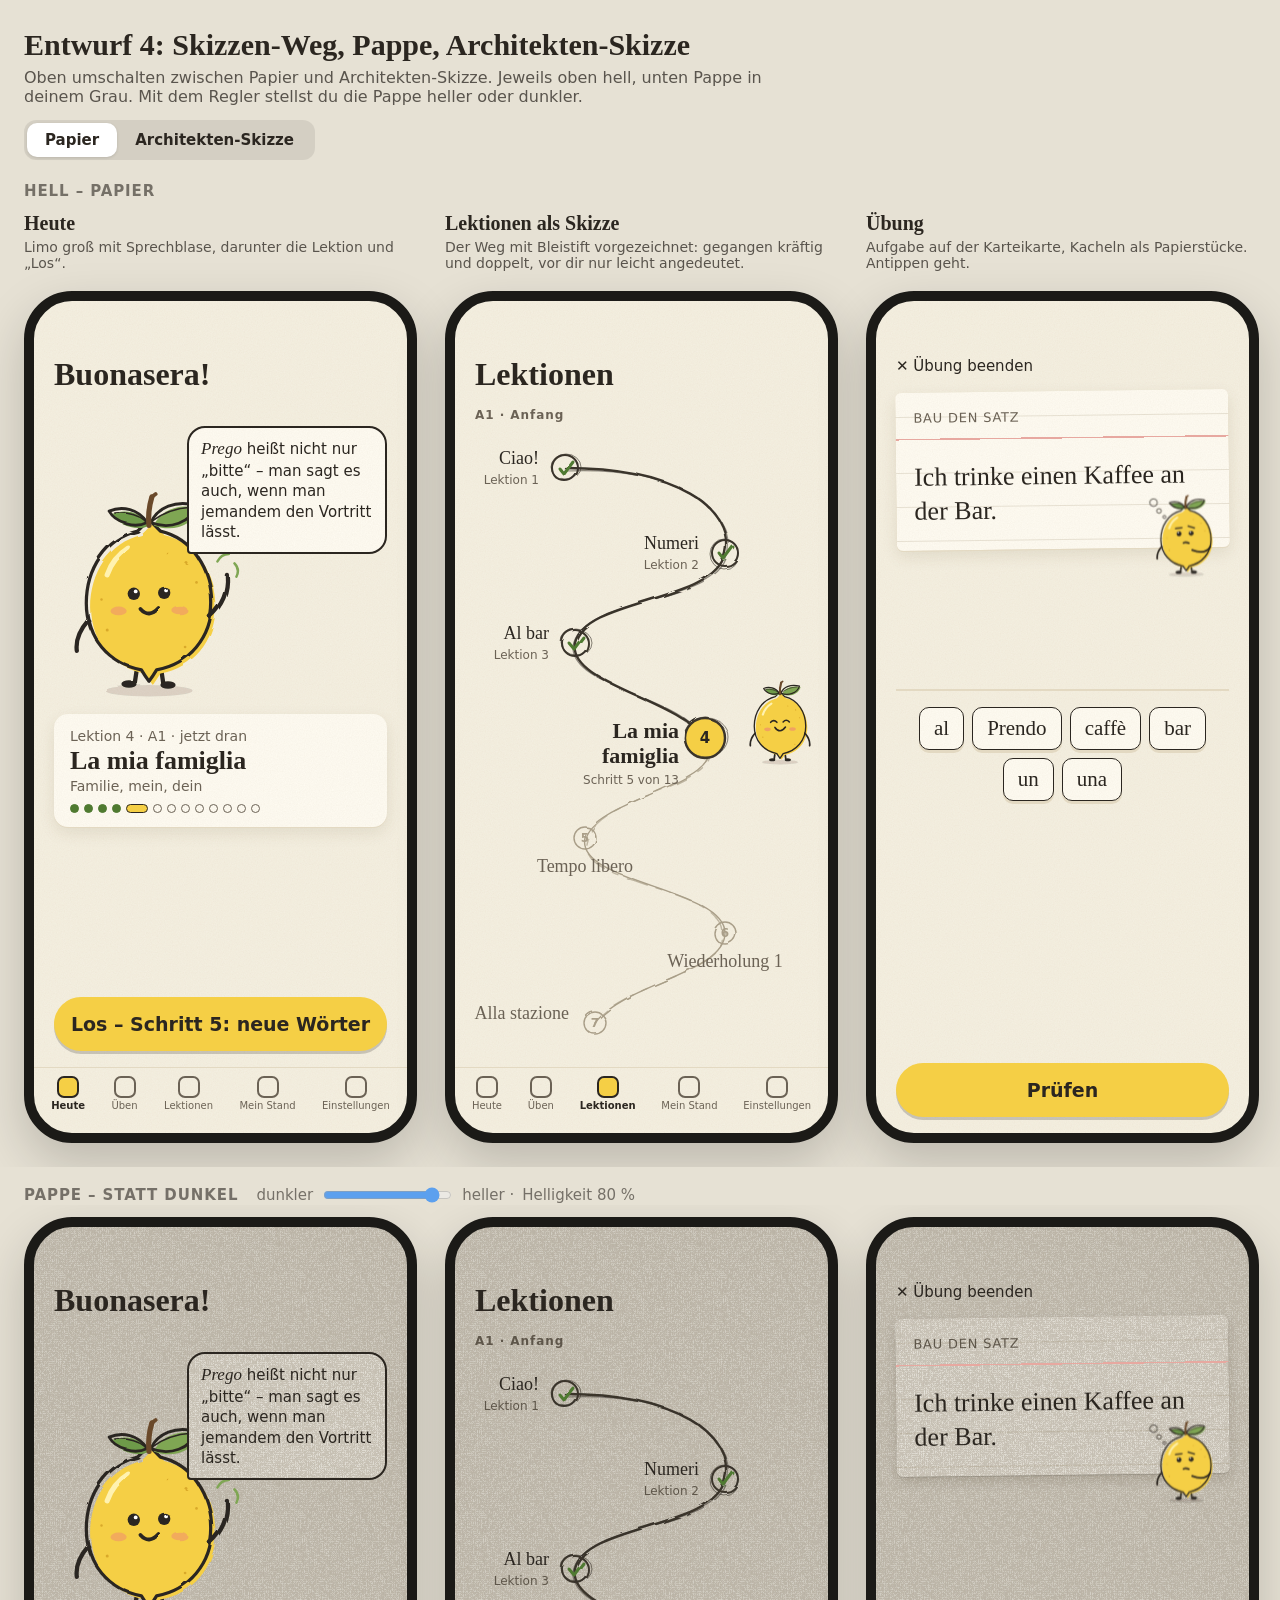
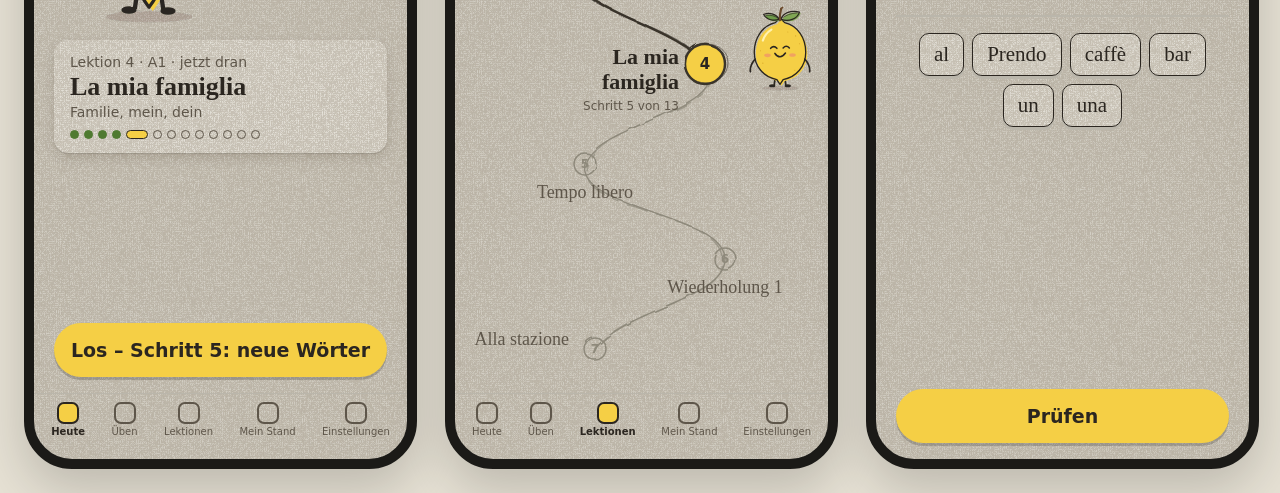
<file: docs/superpowers/entwuerfe/entwurf4-skizze-pappe-architekt.html>
<!DOCTYPE html>
<html lang="de">
<head>
<meta charset="utf-8">
<meta name="viewport" content="width=device-width, initial-scale=1">
<title>Limo-Look Entwurf 4</title>
<style>
.handy {
  --hintergrund: #f5f0e2; --flaeche: #fffcf3; --text: #2b2620; --text-leise: #6b6255;
  --akzent: #f5cf45; --akzent-text: #2b2620; --linie: #2b2620; --richtig: #4f7a30;
  --rand: #e3d9c2; --limo-tinte: #2b2620; --stift: #3a342c; --stift-leise: #a99e88;
  --schatten: 0 1px 0 #e3d9c2, 0 6px 16px rgba(80, 60, 20, .10);
  --struktur: url("data:image/svg+xml;utf8,<svg xmlns='http://www.w3.org/2000/svg' width='180' height='180'><filter id='n'><feTurbulence type='fractalNoise' baseFrequency='.85' numOctaves='3' stitchTiles='stitch'/><feColorMatrix values='0 0 0 0 .45  0 0 0 0 .36  0 0 0 0 .2  0 0 0 .10 0'/></filter><rect width='100%' height='100%' filter='url(%23n)'/></svg>");
  --raster: none;
  --serif: ui-serif, "New York", Georgia, "Times New Roman", serif;
  --sans: -apple-system, BlinkMacSystemFont, "Segoe UI", system-ui, sans-serif;
}
/* Pappe: Werte setzt der Regler (siehe Script) */
.handy.pappe {
  --struktur: url("data:image/svg+xml;utf8,<svg xmlns='http://www.w3.org/2000/svg' width='240' height='240'><filter id='f'><feTurbulence type='fractalNoise' baseFrequency='.95 .09' numOctaves='3' seed='4' stitchTiles='stitch'/><feColorMatrix values='0 0 0 0 .25  0 0 0 0 .2  0 0 0 0 .12  0 0 0 .16 -.02'/></filter><filter id='h'><feTurbulence type='fractalNoise' baseFrequency='.8 .1' numOctaves='2' seed='12' stitchTiles='stitch'/><feColorMatrix values='0 0 0 0 1  0 0 0 0 1  0 0 0 0 .95  0 0 0 .14 -.03'/></filter><filter id='s'><feTurbulence type='turbulence' baseFrequency='.5' numOctaves='1' seed='3' stitchTiles='stitch'/><feColorMatrix values='0 0 0 0 .3  0 0 0 0 .25  0 0 0 0 .18  0 0 0 -2.2 1.1'/></filter><rect width='100%' height='100%' filter='url(%23f)'/><rect width='100%' height='100%' filter='url(%23h)'/><rect width='100%' height='100%' filter='url(%23s)' opacity='.35'/></svg>");
  --schatten: 0 1px 0 rgba(0,0,0,.10), 0 5px 12px rgba(40, 30, 10, .14);
}
/* Architekten-Skizze */
.handy.arch {
  --hintergrund: #fbfaf5; --flaeche: rgba(255, 255, 255, .55); --rand: #2b2620; --schatten: none;
  --raster-farbe: rgba(70, 110, 140, .10); --raster-stark: rgba(70, 110, 140, .20);
  --raster: linear-gradient(var(--raster-stark) 1px, transparent 1px), linear-gradient(90deg, var(--raster-stark) 1px, transparent 1px),
            linear-gradient(var(--raster-farbe) 1px, transparent 1px), linear-gradient(90deg, var(--raster-farbe) 1px, transparent 1px);
}
.handy.arch.pappe { --flaeche: rgba(255, 255, 255, .22); --raster-farbe: rgba(40, 30, 20, .08); --raster-stark: rgba(40, 30, 20, .16); }

* { box-sizing: border-box; }
body { margin: 0; background: #e6e1d4; color: #2b2620; font-family: -apple-system, BlinkMacSystemFont, "Segoe UI", system-ui, sans-serif; }
header.seite { max-width: 1320px; margin: 0 auto; padding: 28px 24px 4px; }
header.seite h1 { font-family: ui-serif, "New York", Georgia, serif; margin: 0 0 6px; font-size: 30px; }
header.seite p { margin: 0; opacity: .75; max-width: 800px; }
.wahl { display: inline-flex; background: rgba(0,0,0,.08); border-radius: 12px; padding: 3px; margin-top: 14px; }
.wahl button { border: 0; background: none; font: 600 15px system-ui, sans-serif; padding: 8px 18px; border-radius: 10px; cursor: pointer; color: inherit; }
.wahl button.an { background: #fff; box-shadow: 0 1px 3px rgba(0,0,0,.12); }
.zeile-titel { max-width: 1320px; margin: 18px auto 0; padding: 0 24px; font: 600 15px system-ui, sans-serif; letter-spacing: .06em; text-transform: uppercase; opacity: .6; display: flex; gap: 18px; align-items: center; flex-wrap: wrap; }
.zeile-titel label { text-transform: none; letter-spacing: 0; font-weight: 500; display: flex; gap: 8px; align-items: center; opacity: 1; }
.reihe { max-width: 1320px; margin: 0 auto; padding: 12px 24px 24px; display: flex; gap: 28px; overflow-x: auto; }
.vorschlag { flex: 0 0 auto; width: 393px; }
.vorschlag > h2 { font-family: ui-serif, "New York", Georgia, serif; font-size: 20px; margin: 0 0 4px; }
.vorschlag > .was { font-size: 14px; opacity: .75; margin: 0 0 12px; min-height: 40px; }

.handy { width: 393px; height: 852px; border-radius: 48px; border: 10px solid #1b1a17; position: relative;
  background-color: var(--hintergrund); background-image: var(--raster), var(--raster), var(--raster), var(--raster), var(--struktur);
  color: var(--text); overflow: hidden; display: flex; flex-direction: column; box-shadow: 0 20px 50px rgba(0,0,0,.18); }
.handy:not(.arch) { background-image: var(--struktur); }
.handy.arch { background-image: var(--raster), var(--struktur); background-size: 40px 40px, 40px 40px, 8px 8px, 8px 8px, auto; }
.inhalt { flex: 1; padding: 56px 20px 16px; display: flex; flex-direction: column; gap: 16px; overflow: hidden; }
.leiste { display: flex; justify-content: space-around; padding: 8px 4px 22px; border-top: 1px solid var(--rand); font-size: 10px; color: var(--text-leise); }
.leiste div { display: flex; flex-direction: column; align-items: center; gap: 2px; }
.leiste div.an { color: var(--text); font-weight: 600; }
.leiste i { width: 22px; height: 22px; border: 2px solid currentColor; border-radius: 7px; display: block; }
.leiste .an i { background: var(--akzent); border-color: var(--linie); }
h1.gross { font-family: var(--serif); font-size: 32px; margin: 0; line-height: 1.1; }
.leise { color: var(--text-leise); font-size: 14px; }
.karte { background-color: var(--flaeche); background-image: var(--struktur); border-radius: 14px; padding: 14px 16px; box-shadow: var(--schatten); position: relative; }
.knopf { background: var(--akzent); color: var(--akzent-text); border-radius: 999px; padding: 16px; font: 600 19px var(--sans); text-align: center; box-shadow: 0 3px 0 rgba(0,0,0,.18); position: relative; }
svg.limo { display: block; color: var(--limo-tinte); }

/* Heute */
.limo-buehne { position: relative; height: 290px; }
.limo-buehne svg.limo { position: absolute; width: 190px; left: 0; bottom: 0; }
.blase { position: absolute; right: 0; top: 18px; width: 200px; background-color: var(--flaeche); background-image: var(--struktur);
  border: 2px solid var(--limo-tinte); border-radius: 18px 18px 18px 4px; padding: 10px 12px; font-size: 15px; line-height: 1.35; }
.blase em { font-family: var(--serif); font-size: 17px; }
.lektion h3 { font-family: var(--serif); font-size: 26px; margin: 2px 0; }
.punkte { display: flex; gap: 5px; margin-top: 10px; }
.punkte b { width: 9px; height: 9px; border-radius: 50%; border: 1.5px solid var(--text-leise); }
.punkte b.ja { background: var(--richtig); border-color: var(--richtig); }
.punkte b.jetzt { background: var(--akzent); border-color: var(--linie); width: 22px; border-radius: 6px; }
.masslinie { display: none; }

/* Lektionen: Pfad als Bleistift-Skizze */
.pfad { position: relative; height: 600px; flex: 0 0 auto; }
.pfad svg.weg { position: absolute; inset: 0; width: 100%; height: 100%; overflow: visible; }
.weg .gegangen { stroke: var(--stift); stroke-width: 2.4; fill: none; stroke-linecap: round; }
.weg .gegangen.zwei { stroke-width: 1.2; opacity: .55; }
.weg .offen { stroke: var(--stift-leise); stroke-width: 1.4; fill: none; stroke-linecap: round; }
.weg .offen.zwei { stroke-dasharray: 22 9 6 9; opacity: .7; }
.weg .kreis-fertig { stroke: var(--stift); stroke-width: 2; fill: none; }
.weg .kreis-fertig.zwei { stroke-width: 1; opacity: .6; }
.weg .haken { stroke: var(--richtig); stroke-width: 3; fill: none; stroke-linecap: round; stroke-linejoin: round; }
.weg .kreis-jetzt { fill: var(--akzent); stroke: var(--stift); stroke-width: 2.4; }
.weg .kreis-offen { fill: none; stroke: var(--stift-leise); stroke-width: 1.4; }
.weg text { font: 700 15px var(--sans); fill: #2b2620; }
.weg text.leise { fill: var(--stift-leise); font-weight: 600; font-size: 12px; }
.weg .achse { display: none; }
.halt { position: absolute; transform: translate(26px, -20px); }
.halt.unten { transform: translate(-50%, 18px); text-align: center; white-space: nowrap; }
.halt.links { transform: translate(calc(-100% - 26px), -20px); text-align: right; }
.halt .name { font-family: var(--serif); font-size: 18px; line-height: 1.15; }
.halt .nr { font-size: 12px; color: var(--text-leise); }
.halt.jetzt .name { font-size: 22px; font-weight: 600; }
.halt.offen .name { color: var(--text-leise); }
.stufe { font: 700 12px var(--sans); letter-spacing: .08em; color: var(--text-leise); }

/* Übung */
.oben { font-size: 15px; }
.karteikarte { border-radius: 6px; padding: 18px 18px 22px; position: relative; transform: rotate(-.7deg); box-shadow: var(--schatten);
  background-color: var(--flaeche);
  background-image: linear-gradient(to bottom, transparent 46px, #e7a8a0 46px, #e7a8a0 47.5px, transparent 47.5px),
                    repeating-linear-gradient(to bottom, transparent 0 33px, rgba(120,100,60,.16) 33px 34px), var(--struktur);
  background-position: 0 0, 0 47px, 0 0; }
.karteikarte .aufgabe { font-size: 13px; color: var(--text-leise); text-transform: uppercase; letter-spacing: .06em; height: 30px; }
.karteikarte .it { font-family: var(--serif); font-size: 26px; line-height: 34px; margin-top: 20px; }
.karteikarte svg.limo { position: absolute; width: 76px; right: 6px; bottom: -30px; }
.ablage { min-height: 108px; border-bottom: 2px solid var(--rand); display: flex; flex-wrap: wrap; gap: 8px; align-content: flex-start; padding: 6px 0; margin-top: 18px; }
.vorrat { display: flex; flex-wrap: wrap; gap: 8px; justify-content: center; }
.kachel { font-family: var(--serif); font-size: 21px; padding: 8px 14px; background-color: var(--flaeche); background-image: var(--struktur);
  border: 1.5px solid var(--text); border-radius: 10px; box-shadow: 0 3px 0 var(--rand); cursor: pointer; user-select: none; position: relative; }
.kachel.hops { animation: hops .32s ease-out; }
@keyframes hops { 0% { transform: translateY(0) } 45% { transform: translateY(-6px) } 100% { transform: translateY(0) } }

/* ===== Architekten-Skizze: Feinliner, überstehende Ecken, Raster, Schrift in Versalien ===== */
.arch h1.gross { font-family: var(--sans); font-weight: 300; text-transform: uppercase; letter-spacing: .14em; font-size: 26px; }
.arch .lektion h3, .arch .halt .name, .arch .karteikarte .it { font-family: var(--sans); font-weight: 400; letter-spacing: .02em; }
.arch .lektion h3 { font-size: 24px; }
.arch .leise, .arch .stufe, .arch .halt .nr, .arch .karteikarte .aufgabe { text-transform: uppercase; letter-spacing: .12em; font-size: 11px; }
/* Rahmen: zwei Linienpaare, die über die Ecken hinausstehen */
.arch .karte, .arch .kachel, .arch .knopf, .arch .karteikarte, .arch .blase {
  border: none; border-radius: 0; box-shadow: none; background-image: none; transform: none; }
.arch .karte::before, .arch .kachel::before, .arch .knopf::before, .arch .karteikarte::before, .arch .blase::before {
  content: ""; position: absolute; inset: 0 -7px; border-top: 1.2px solid var(--text); border-bottom: 1.2px solid var(--text); pointer-events: none; }
.arch .karte::after, .arch .kachel::after, .arch .knopf::after, .arch .karteikarte::after, .arch .blase::after {
  content: ""; position: absolute; inset: -7px 0; border-left: 1.2px solid var(--text); border-right: 1.2px solid var(--text); pointer-events: none; }
.arch .kachel::before { inset: 0 -4px; } .arch .kachel::after { inset: -4px 0; }
.arch .knopf { background: repeating-linear-gradient(-45deg, var(--akzent) 0 2px, transparent 2px 6px); color: var(--text);
  text-transform: uppercase; letter-spacing: .16em; font-weight: 600; font-size: 16px; }
.arch .karteikarte { background-color: var(--flaeche); }
.arch .blase { width: 190px; }
.arch .kachel { font-family: var(--sans); font-size: 18px; letter-spacing: .03em; }
.arch .ablage { border-bottom: 1.2px solid var(--text); }
.arch .punkte { display: none; }
.arch .masslinie { display: block; margin-top: 14px; }
.arch .masslinie svg { width: 100%; height: 30px; display: block; overflow: visible; }
.arch .masslinie line, .arch .masslinie path { stroke: var(--text); stroke-width: 1; }
.arch .masslinie text { font: 10px var(--sans); fill: var(--text); letter-spacing: .1em; }
.arch .weg .gegangen { stroke-width: 1.4; } .arch .weg .gegangen.zwei { stroke-width: .8; }
.arch .weg .achse { display: inline; stroke: var(--text); stroke-width: .6; stroke-dasharray: 10 4 2 4; opacity: .55; }
.arch .weg .kreis-jetzt { fill: url(#schraffur); }
.arch .leiste i { border-radius: 0; border-width: 1.2px; }
.arch .leiste .an i { background: repeating-linear-gradient(-45deg, var(--akzent) 0 2px, transparent 2px 5px); }
</style>
</head>
<body>
<svg width="0" height="0" style="position:absolute">
  <defs>
    <filter id="bleistift" x="-5%" y="-5%" width="110%" height="110%">
      <feTurbulence type="fractalNoise" baseFrequency="0.04" numOctaves="2" seed="5" result="r"/>
      <feDisplacementMap in="SourceGraphic" in2="r" scale="4"/>
    </filter>
    <pattern id="schraffur" width="6" height="6" patternUnits="userSpaceOnUse" patternTransform="rotate(45)">
      <rect width="6" height="6" fill="#fff6d0"/><rect width="2.5" height="6" fill="#f5cf45"/>
    </pattern>
  </defs>
</svg>

<header class="seite">
  <h1>Entwurf 4: Skizzen-Weg, Pappe, Architekten-Skizze</h1>
  <p>Oben umschalten zwischen Papier und Architekten-Skizze. Jeweils oben hell, unten Pappe in deinem Grau. Mit dem Regler stellst du die Pappe heller oder dunkler.</p>
  <div class="wahl"><button data-zeige="papier" class="an">Papier</button><button data-zeige="arch">Architekten-Skizze</button></div>
</header>

<div class="zeile-titel" id="titel-hell">Hell – Papier</div>
<div class="reihe" id="hell">

<section class="vorschlag">
  <h2>Heute</h2>
  <p class="was">Limo groß mit Sprechblase, darunter die Lektion und „Los“.</p>
  <div class="handy">
    <div class="inhalt">
      <h1 class="gross">Buonasera!</h1>
      <div class="limo-buehne">
        <svg class="limo" viewBox="0 -12 200 234" aria-hidden="true">
      <defs><filter id="limo-strich-1" x="-10%" y="-10%" width="120%" height="120%">
        <feTurbulence type="fractalNoise" baseFrequency="0.035" numOctaves="2" seed="11" result="r"/>
        <feDisplacementMap in="SourceGraphic" in2="r" scale="3.2"/>
      </filter></defs>
      <g filter="url(#limo-strich-1)">
      <ellipse cx="100" cy="214" rx="46" ry="6" fill="currentColor" opacity="0.12"/>
      <path d="M88 186 L85 206" stroke="currentColor" stroke-width="4.5" fill="none" stroke-linecap="round" stroke-linejoin="round"/><path d="M112 186 L115 206" stroke="currentColor" stroke-width="4.5" fill="none" stroke-linecap="round" stroke-linejoin="round"/>
      <ellipse cx="80" cy="208" rx="8" ry="4" fill="currentColor"/>
      <ellipse cx="120" cy="208" rx="8" ry="4" fill="currentColor"/>
      <path d="M100 34 C 104 38, 108 42, 112 46 C 146 54, 166 86, 166 122 C 166 158, 142 186, 108 192 C 105 197, 103 200, 100 204 C 97 200, 95 197, 92 192 C 58 186, 34 158, 34 122 C 34 86, 54 54, 88 46 C 92 42, 96 38, 100 34 Z" fill="#F5CF45" transform="translate(4 4)"/>
      <path d="M56 92 Q62 74 78 64" stroke="#FFF2B0" stroke-width="5.5" fill="none" stroke-linecap="round" stroke-linejoin="round"/>
      <circle cx="140" cy="80" r="1.6" fill="#D9A92A"/><circle cx="150" cy="100" r="1.4" fill="#D9A92A"/>
      <circle cx="56" cy="150" r="1.6" fill="#D9A92A"/><circle cx="138" cy="168" r="1.4" fill="#D9A92A"/>
      <circle cx="50" cy="118" r="1.3" fill="#D9A92A"/><circle cx="120" cy="70" r="1.3" fill="#D9A92A"/>
      <path d="M100 34 C 104 38, 108 42, 112 46 C 146 54, 166 86, 166 122 C 166 158, 142 186, 108 192 C 105 197, 103 200, 100 204 C 97 200, 95 197, 92 192 C 58 186, 34 158, 34 122 C 34 86, 54 54, 88 46 C 92 42, 96 38, 100 34 Z" fill="none" stroke="#2B2620" stroke-width="3.4" stroke-linejoin="round"/>
      <path d="M98 37 C 89 23, 72 19, 58 25 C 66 39, 86 43, 98 37 Z" fill="#6E9A48" transform="translate(3 3)"/>
      <path d="M98 37 C 89 23, 72 19, 58 25 C 66 39, 86 43, 98 37 Z" fill="none" stroke="#2B2620" stroke-width="3" stroke-linejoin="round"/>
      <path d="M96 35 C 88 29, 76 26, 64 27" stroke="#2B2620" stroke-width="1.6" fill="none" stroke-linecap="round" stroke-linejoin="round"/>
      <path d="M102 37 C 109 21, 128 13, 150 19 C 144 37, 122 45, 102 37 Z" fill="#7FA653" transform="translate(3 3)"/>
      <path d="M102 37 C 109 21, 128 13, 150 19 C 144 37, 122 45, 102 37 Z" fill="none" stroke="#2B2620" stroke-width="3" stroke-linejoin="round"/>
      <path d="M104 35 C 115 27, 128 22, 144 21" stroke="#2B2620" stroke-width="1.6" fill="none" stroke-linecap="round" stroke-linejoin="round"/>
      <path d="M100 40 C 99 30, 100 20, 103 10" stroke="#6B4A2B" stroke-width="5.5" fill="none" stroke-linecap="round" stroke-linejoin="round"/>
      <path d="M103 10 L107 7" stroke="#6B4A2B" stroke-width="4" fill="none" stroke-linecap="round" stroke-linejoin="round"/><path d="M36 140 Q22 156 24 172" stroke="currentColor" stroke-width="4.5" fill="none" stroke-linecap="round" stroke-linejoin="round"/><path d="M164 136 Q184 118 182 92" stroke="currentColor" stroke-width="4.5" fill="none" stroke-linecap="round" stroke-linejoin="round"/><path d="M190 80 Q196 86 192 94" stroke="#7FA653" stroke-width="2.6" fill="none" stroke-linecap="round" stroke-linejoin="round"/><path d="M172 78 Q176 70 184 70" stroke="#7FA653" stroke-width="2.6" fill="none" stroke-linecap="round" stroke-linejoin="round"/>
      <circle cx="84" cy="112" r="6.5" fill="#2B2620"/><circle cx="86" cy="109.5" r="2" fill="#FFFFFF"/>
      <circle cx="116" cy="111" r="6.5" fill="#2B2620"/><circle cx="118" cy="108.5" r="2" fill="#FFFFFF"/>
      <ellipse cx="68" cy="130" rx="8.5" ry="4.5" fill="#EF8E6E" opacity="0.55"/>
      <ellipse cx="132" cy="129" rx="8.5" ry="4.5" fill="#EF8E6E" opacity="0.55"/><path d="M91 128 Q100 138 110 127" stroke="#2B2620" stroke-width="4" fill="none" stroke-linecap="round" stroke-linejoin="round"/></g>
    </svg>
        <div class="blase"><em>Prego</em> heißt nicht nur „bitte“ – man sagt es auch, wenn man jemandem den Vortritt lässt.</div>
      </div>
      <div class="karte lektion">
        <div class="leise">Lektion 4 · A1 · jetzt dran</div>
        <h3>La mia famiglia</h3>
        <div class="leise">Familie, mein, dein</div>
        <div class="punkte"><b class="ja"></b><b class="ja"></b><b class="ja"></b><b class="ja"></b><b class="jetzt"></b><b></b><b></b><b></b><b></b><b></b><b></b><b></b><b></b></div>
        <div class="masslinie">
          <svg viewBox="0 0 300 30" preserveAspectRatio="none">
            <line x1="0" y1="18" x2="300" y2="18"/>
            <path d="M0 10 V26 M300 10 V26 M115 10 V26"/>
            <path d="M-4 22 L4 14 M111 22 L119 14 M296 22 L304 14" stroke-width="1.6"/>
            <text x="57" y="12" text-anchor="middle">5 SCHRITTE</text><text x="207" y="12" text-anchor="middle">8 OFFEN</text>
          </svg>
        </div>
      </div>
      <div style="flex:1"></div>
      <div class="knopf">Los – Schritt 5: neue Wörter</div>
    </div>
    <div class="leiste"><div class="an"><i></i>Heute</div><div><i></i>Üben</div><div><i></i>Lektionen</div><div><i></i>Mein Stand</div><div><i></i>Einstellungen</div></div>
  </div>
</section>

<section class="vorschlag">
  <h2>Lektionen als Skizze</h2>
  <p class="was">Der Weg mit Bleistift vorgezeichnet: gegangen kräftig und doppelt, vor dir nur leicht angedeutet.</p>
  <div class="handy">
    <div class="inhalt">
      <h1 class="gross">Lektionen</h1>
      <div class="stufe">A1 · Anfang</div>
      <div class="pfad">
        <svg class="weg" viewBox="0 0 333 600">
          <g class="achse"><line x1="-20" y1="30" x2="380" y2="30"/><line x1="-20" y1="300" x2="380" y2="300"/><line x1="-20" y1="585" x2="380" y2="585"/><line x1="230" y1="-40" x2="230" y2="620"/></g>
          <g filter="url(#bleistift)">
            <path class="gegangen" d="M90 30 C 200 30, 260 70, 250 115 C 240 165, 110 160, 100 205 C 92 245, 200 260, 230 300"/>
            <path class="gegangen zwei" d="M92 33 C 203 28, 263 74, 252 118 C 238 168, 107 157, 98 208 C 95 249, 203 258, 228 298"/>
            <path class="offen" d="M230 300 C 262 345, 120 360, 110 400 C 100 445, 250 450, 250 495 C 250 535, 150 545, 120 585"/>
            <path class="offen zwei" d="M233 302 C 259 349, 117 357, 113 403 C 97 448, 253 447, 247 498 C 254 532, 147 548, 122 582"/>
            <circle class="kreis-fertig" cx="90" cy="30" r="13"/><ellipse class="kreis-fertig zwei" cx="91" cy="29" rx="15" ry="13"/>
            <path class="haken" d="M84 30 l5 6 l9 -12"/>
            <circle class="kreis-fertig" cx="250" cy="115" r="13"/><ellipse class="kreis-fertig zwei" cx="249" cy="116" rx="14" ry="15"/>
            <path class="haken" d="M244 115 l5 6 l9 -12"/>
            <circle class="kreis-fertig" cx="100" cy="205" r="13"/><ellipse class="kreis-fertig zwei" cx="101" cy="204" rx="15" ry="13"/>
            <path class="haken" d="M94 205 l5 6 l9 -12"/>
            <circle class="kreis-jetzt" cx="230" cy="300" r="20"/><ellipse cx="231" cy="299" rx="22" ry="20" fill="none" stroke="var(--stift)" stroke-width="1" opacity=".6"/>
            <circle class="kreis-offen" cx="110" cy="400" r="11"/>
            <circle class="kreis-offen" cx="250" cy="495" r="11"/>
            <circle class="kreis-offen" cx="120" cy="585" r="11"/>
          </g>
          <text x="230" y="305" text-anchor="middle">4</text>
          <text x="110" y="404" text-anchor="middle" class="leise">5</text>
          <text x="250" y="499" text-anchor="middle" class="leise">6</text>
          <text x="120" y="589" text-anchor="middle" class="leise">7</text>
        </svg>
        <div class="halt links" style="left:90px;top:30px"><span class="name">Ciao!</span><br><span class="nr">Lektion 1</span></div>
        <div class="halt links" style="left:250px;top:115px"><span class="name">Numeri</span><br><span class="nr">Lektion 2</span></div>
        <div class="halt links" style="left:100px;top:205px"><span class="name">Al bar</span><br><span class="nr">Lektion 3</span></div>
        <div class="halt jetzt links" style="left:230px;top:300px"><span class="name">La mia famiglia</span><br><span class="nr">Schritt 5 von 13</span></div>
        <div class="halt offen unten" style="left:110px;top:400px"><span class="name">Tempo libero</span></div>
        <div class="halt offen unten" style="left:250px;top:495px"><span class="name">Wiederholung 1</span></div>
        <div class="halt offen links" style="left:120px;top:585px"><span class="name">Alla stazione</span></div>
        <div style="position:absolute;left:266px;top:236px;width:78px"><svg class="limo" viewBox="0 -12 200 234" aria-hidden="true">
      <defs><filter id="limo-strich-4" x="-10%" y="-10%" width="120%" height="120%">
        <feTurbulence type="fractalNoise" baseFrequency="0.035" numOctaves="2" seed="11" result="r"/>
        <feDisplacementMap in="SourceGraphic" in2="r" scale="3.2"/>
      </filter></defs>
      <g filter="url(#limo-strich-4)">
      <ellipse cx="100" cy="214" rx="46" ry="6" fill="currentColor" opacity="0.12"/>
      <path d="M88 186 L85 206" stroke="currentColor" stroke-width="4.5" fill="none" stroke-linecap="round" stroke-linejoin="round"/><path d="M112 186 L115 206" stroke="currentColor" stroke-width="4.5" fill="none" stroke-linecap="round" stroke-linejoin="round"/>
      <ellipse cx="80" cy="208" rx="8" ry="4" fill="currentColor"/>
      <ellipse cx="120" cy="208" rx="8" ry="4" fill="currentColor"/>
      <path d="M100 34 C 104 38, 108 42, 112 46 C 146 54, 166 86, 166 122 C 166 158, 142 186, 108 192 C 105 197, 103 200, 100 204 C 97 200, 95 197, 92 192 C 58 186, 34 158, 34 122 C 34 86, 54 54, 88 46 C 92 42, 96 38, 100 34 Z" fill="#F5CF45" transform="translate(4 4)"/>
      <path d="M56 92 Q62 74 78 64" stroke="#FFF2B0" stroke-width="5.5" fill="none" stroke-linecap="round" stroke-linejoin="round"/>
      <circle cx="140" cy="80" r="1.6" fill="#D9A92A"/><circle cx="150" cy="100" r="1.4" fill="#D9A92A"/>
      <circle cx="56" cy="150" r="1.6" fill="#D9A92A"/><circle cx="138" cy="168" r="1.4" fill="#D9A92A"/>
      <circle cx="50" cy="118" r="1.3" fill="#D9A92A"/><circle cx="120" cy="70" r="1.3" fill="#D9A92A"/>
      <path d="M100 34 C 104 38, 108 42, 112 46 C 146 54, 166 86, 166 122 C 166 158, 142 186, 108 192 C 105 197, 103 200, 100 204 C 97 200, 95 197, 92 192 C 58 186, 34 158, 34 122 C 34 86, 54 54, 88 46 C 92 42, 96 38, 100 34 Z" fill="none" stroke="#2B2620" stroke-width="3.4" stroke-linejoin="round"/>
      <path d="M98 37 C 89 23, 72 19, 58 25 C 66 39, 86 43, 98 37 Z" fill="#6E9A48" transform="translate(3 3)"/>
      <path d="M98 37 C 89 23, 72 19, 58 25 C 66 39, 86 43, 98 37 Z" fill="none" stroke="#2B2620" stroke-width="3" stroke-linejoin="round"/>
      <path d="M96 35 C 88 29, 76 26, 64 27" stroke="#2B2620" stroke-width="1.6" fill="none" stroke-linecap="round" stroke-linejoin="round"/>
      <path d="M102 37 C 109 21, 128 13, 150 19 C 144 37, 122 45, 102 37 Z" fill="#7FA653" transform="translate(3 3)"/>
      <path d="M102 37 C 109 21, 128 13, 150 19 C 144 37, 122 45, 102 37 Z" fill="none" stroke="#2B2620" stroke-width="3" stroke-linejoin="round"/>
      <path d="M104 35 C 115 27, 128 22, 144 21" stroke="#2B2620" stroke-width="1.6" fill="none" stroke-linecap="round" stroke-linejoin="round"/>
      <path d="M100 40 C 99 30, 100 20, 103 10" stroke="#6B4A2B" stroke-width="5.5" fill="none" stroke-linecap="round" stroke-linejoin="round"/>
      <path d="M103 10 L107 7" stroke="#6B4A2B" stroke-width="4" fill="none" stroke-linecap="round" stroke-linejoin="round"/><path d="M36 140 Q22 156 24 172" stroke="currentColor" stroke-width="4.5" fill="none" stroke-linecap="round" stroke-linejoin="round"/><path d="M164 140 Q178 156 176 172" stroke="currentColor" stroke-width="4.5" fill="none" stroke-linecap="round" stroke-linejoin="round"/><path d="M76 112 Q84 103 92 112" stroke="#2B2620" stroke-width="4" fill="none" stroke-linecap="round" stroke-linejoin="round"/><path d="M108 111 Q116 102 124 111" stroke="#2B2620" stroke-width="4" fill="none" stroke-linecap="round" stroke-linejoin="round"/>
      <ellipse cx="68" cy="130" rx="8.5" ry="4.5" fill="#EF8E6E" opacity="0.7"/>
      <ellipse cx="132" cy="129" rx="8.5" ry="4.5" fill="#EF8E6E" opacity="0.7"/><path d="M87 125 Q100 143 114 124" stroke="#2B2620" stroke-width="4" fill="none" stroke-linecap="round" stroke-linejoin="round"/></g>
    </svg></div>
      </div>
    </div>
    <div class="leiste"><div><i></i>Heute</div><div><i></i>Üben</div><div class="an"><i></i>Lektionen</div><div><i></i>Mein Stand</div><div><i></i>Einstellungen</div></div>
  </div>
</section>

<section class="vorschlag">
  <h2>Übung</h2>
  <p class="was">Aufgabe auf der Karteikarte, Kacheln als Papierstücke. Antippen geht.</p>
  <div class="handy">
    <div class="inhalt">
      <div class="oben">✕ Übung beenden</div>
      <div class="karteikarte">
        <div class="aufgabe">Bau den Satz</div>
        <div class="it">Ich trinke einen Kaffee an der Bar.</div>
        <svg class="limo" viewBox="0 -12 200 234" aria-hidden="true">
      <defs><filter id="limo-strich-3" x="-10%" y="-10%" width="120%" height="120%">
        <feTurbulence type="fractalNoise" baseFrequency="0.035" numOctaves="2" seed="11" result="r"/>
        <feDisplacementMap in="SourceGraphic" in2="r" scale="3.2"/>
      </filter></defs>
      <g filter="url(#limo-strich-3)"><circle cx="44" cy="62" r="4" fill="none" stroke="currentColor" stroke-width="2"/>
        <circle cx="30" cy="46" r="6" fill="none" stroke="currentColor" stroke-width="2"/>
        <circle cx="16" cy="24" r="10" fill="none" stroke="currentColor" stroke-width="2"/>
      <ellipse cx="100" cy="214" rx="46" ry="6" fill="currentColor" opacity="0.12"/>
      <path d="M88 186 L85 206" stroke="currentColor" stroke-width="4.5" fill="none" stroke-linecap="round" stroke-linejoin="round"/><path d="M112 186 L115 206" stroke="currentColor" stroke-width="4.5" fill="none" stroke-linecap="round" stroke-linejoin="round"/>
      <ellipse cx="80" cy="208" rx="8" ry="4" fill="currentColor"/>
      <ellipse cx="120" cy="208" rx="8" ry="4" fill="currentColor"/>
      <path d="M100 34 C 104 38, 108 42, 112 46 C 146 54, 166 86, 166 122 C 166 158, 142 186, 108 192 C 105 197, 103 200, 100 204 C 97 200, 95 197, 92 192 C 58 186, 34 158, 34 122 C 34 86, 54 54, 88 46 C 92 42, 96 38, 100 34 Z" fill="#F5CF45" transform="translate(4 4)"/>
      <path d="M56 92 Q62 74 78 64" stroke="#FFF2B0" stroke-width="5.5" fill="none" stroke-linecap="round" stroke-linejoin="round"/>
      <circle cx="140" cy="80" r="1.6" fill="#D9A92A"/><circle cx="150" cy="100" r="1.4" fill="#D9A92A"/>
      <circle cx="56" cy="150" r="1.6" fill="#D9A92A"/><circle cx="138" cy="168" r="1.4" fill="#D9A92A"/>
      <circle cx="50" cy="118" r="1.3" fill="#D9A92A"/><circle cx="120" cy="70" r="1.3" fill="#D9A92A"/>
      <path d="M100 34 C 104 38, 108 42, 112 46 C 146 54, 166 86, 166 122 C 166 158, 142 186, 108 192 C 105 197, 103 200, 100 204 C 97 200, 95 197, 92 192 C 58 186, 34 158, 34 122 C 34 86, 54 54, 88 46 C 92 42, 96 38, 100 34 Z" fill="none" stroke="#2B2620" stroke-width="3.4" stroke-linejoin="round"/>
      <path d="M98 37 C 89 23, 72 19, 58 25 C 66 39, 86 43, 98 37 Z" fill="#6E9A48" transform="translate(3 3)"/>
      <path d="M98 37 C 89 23, 72 19, 58 25 C 66 39, 86 43, 98 37 Z" fill="none" stroke="#2B2620" stroke-width="3" stroke-linejoin="round"/>
      <path d="M96 35 C 88 29, 76 26, 64 27" stroke="#2B2620" stroke-width="1.6" fill="none" stroke-linecap="round" stroke-linejoin="round"/>
      <path d="M102 37 C 109 21, 128 13, 150 19 C 144 37, 122 45, 102 37 Z" fill="#7FA653" transform="translate(3 3)"/>
      <path d="M102 37 C 109 21, 128 13, 150 19 C 144 37, 122 45, 102 37 Z" fill="none" stroke="#2B2620" stroke-width="3" stroke-linejoin="round"/>
      <path d="M104 35 C 115 27, 128 22, 144 21" stroke="#2B2620" stroke-width="1.6" fill="none" stroke-linecap="round" stroke-linejoin="round"/>
      <path d="M100 40 C 99 30, 100 20, 103 10" stroke="#6B4A2B" stroke-width="5.5" fill="none" stroke-linecap="round" stroke-linejoin="round"/>
      <path d="M103 10 L107 7" stroke="#6B4A2B" stroke-width="4" fill="none" stroke-linecap="round" stroke-linejoin="round"/><path d="M36 140 Q22 156 24 172" stroke="currentColor" stroke-width="4.5" fill="none" stroke-linecap="round" stroke-linejoin="round"/><path d="M164 142 Q150 164 116 150" stroke="currentColor" stroke-width="4.5" fill="none" stroke-linecap="round" stroke-linejoin="round"/><circle cx="82" cy="107" r="6.5" fill="#2B2620"/><circle cx="80" cy="104" r="2" fill="#FFFFFF"/>
           <circle cx="114" cy="106" r="6.5" fill="#2B2620"/><circle cx="112" cy="103" r="2" fill="#FFFFFF"/><path d="M73 93 L90 91" stroke="#2B2620" stroke-width="3.2" fill="none" stroke-linecap="round" stroke-linejoin="round"/><path d="M106 87 L123 92" stroke="#2B2620" stroke-width="3.2" fill="none" stroke-linecap="round" stroke-linejoin="round"/><path d="M93 131 Q100 128 108 132" stroke="#2B2620" stroke-width="4" fill="none" stroke-linecap="round" stroke-linejoin="round"/></g>
    </svg>
      </div>
      <div class="ablage"></div>
      <div class="vorrat">
        <span class="kachel">al</span><span class="kachel">Prendo</span><span class="kachel">caffè</span><span class="kachel">bar</span><span class="kachel">un</span><span class="kachel">una</span>
      </div>
      <div style="flex:1"></div>
      <div class="knopf">Prüfen</div>
    </div>
  </div>
</section>

</div>

<div class="zeile-titel"><span id="titel-pappe">Pappe – statt dunkel</span>
  <label>dunkler <input type="range" id="regler" min="30" max="86" value="80"> heller · <span id="farbe"></span></label></div>
<div class="reihe" id="pappe"></div>

<script>
  const hell = document.getElementById('hell'), pappe = document.getElementById('pappe');
  pappe.innerHTML = hell.innerHTML;
  pappe.querySelectorAll('.handy').forEach(h => h.classList.add('pappe'));
  pappe.querySelectorAll('.vorschlag > h2, .vorschlag > .was').forEach(e => e.remove());

  // Pappe-Farbe aus dem Regler: warmes Grau wie Nicoles Muster (#d4cfc3 ≈ Helligkeit 80)
  const regler = document.getElementById('regler');
  function pappeFarbe() {
    const L = +regler.value, dunkel = L < 55;
    document.getElementById('farbe').textContent = 'Helligkeit ' + L + ' %';
    pappe.querySelectorAll('.handy').forEach(h => {
      const s = h.style;
      s.setProperty('--hintergrund', `hsl(43 13% ${L}%)`);
      s.setProperty('--flaeche', `hsl(43 18% ${Math.min(L + 8, 95)}%)`);
      s.setProperty('--rand', `hsl(43 10% ${dunkel ? L + 10 : L - 10}%)`);
      s.setProperty('--text', dunkel ? '#f3eee4' : '#2b2620');
      s.setProperty('--text-leise', dunkel ? '#d2cabb' : '#5e564a');
      s.setProperty('--limo-tinte', dunkel ? '#f3eee4' : '#2b2620');
      s.setProperty('--stift', dunkel ? '#f3eee4' : '#3a342c');
      s.setProperty('--stift-leise', `hsl(43 8% ${dunkel ? L + 25 : L - 28}%)`);
      s.setProperty('--linie', dunkel ? '#f2cb45' : '#2b2620');
    });
  }
  regler.addEventListener('input', pappeFarbe); pappeFarbe();

  document.querySelectorAll('.handy').forEach(h => {
    const ablage = h.querySelector('.ablage'), vorrat = h.querySelector('.vorrat');
    if (!ablage) return;
    h.querySelectorAll('.kachel').forEach(k => k.addEventListener('click', () => {
      (k.parentElement === vorrat ? ablage : vorrat).appendChild(k);
      k.classList.remove('hops'); void k.offsetWidth; k.classList.add('hops');
    }));
  });

  document.querySelectorAll('.wahl button').forEach(b => b.addEventListener('click', () => {
    document.querySelectorAll('.wahl button').forEach(x => x.classList.toggle('an', x === b));
    const arch = b.dataset.zeige === 'arch';
    document.querySelectorAll('.handy').forEach(h => h.classList.toggle('arch', arch));
    document.getElementById('titel-hell').textContent = arch ? 'Hell – Transparentpapier mit Raster' : 'Hell – Papier';
    document.getElementById('titel-pappe').textContent = arch ? 'Pappe mit Raster' : 'Pappe – statt dunkel';
  }));
</script>
</body>
</html>
</file>
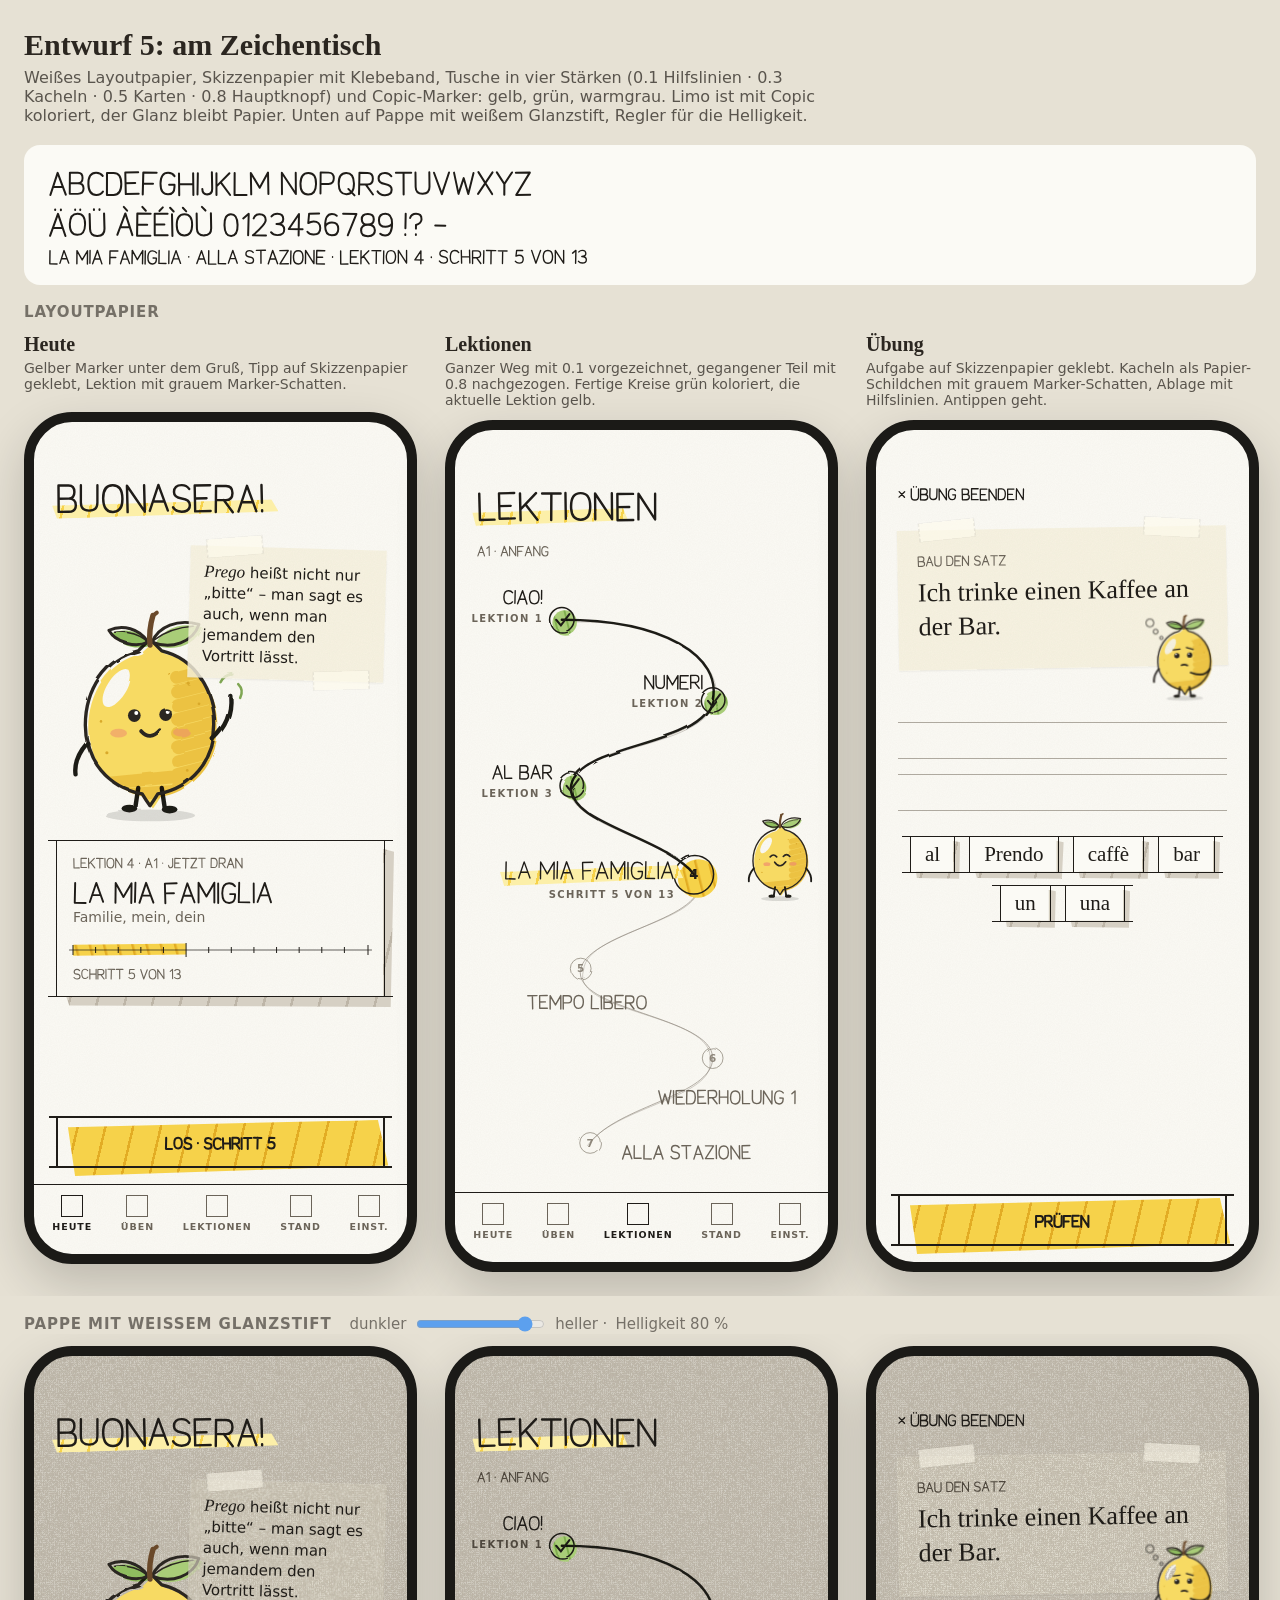
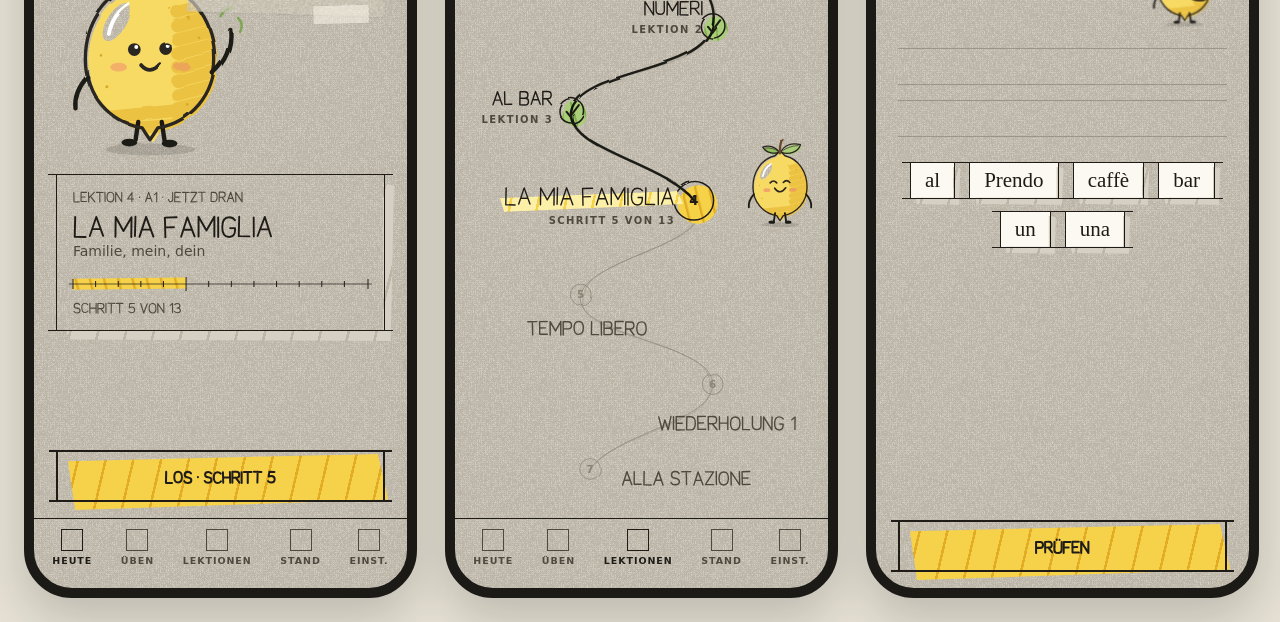
<file: docs/superpowers/entwuerfe/entwurf5-zeichentisch.html>
<!DOCTYPE html>
<html lang="de">
<head>
<meta charset="utf-8">
<meta name="viewport" content="width=device-width, initial-scale=1">
<title>Limo-Look Entwurf 5</title>
<style>
.handy {
  --papier: #fbfaf5; --tusche: #1f1c18; --tusche-leise: #8d867a; --text-leise: #6b6459;
  --c-gelb-hell: #fcefa8; --c-gelb: #f6d24a; --c-gelb-dunkel: #e2ac24;
  --c-gruen: #a9cd78; --c-gruen-dunkel: #7fae4e; --c-grau: #d6d0c4; --c-grau-dunkel: #bdb5a7;
  --transparent: rgba(247, 242, 222, .82); --klebeband: rgba(255, 252, 238, .62);
  --t1: .7px; --t3: 1.2px; --t5: 1.8px; --t8: 2.6px;   /* Tuschestifte 0.1 · 0.3 · 0.5 · 0.8 */
  --struktur: url("data:image/svg+xml;utf8,<svg xmlns='http://www.w3.org/2000/svg' width='180' height='180'><filter id='n'><feTurbulence type='fractalNoise' baseFrequency='.9' numOctaves='3' stitchTiles='stitch'/><feColorMatrix values='0 0 0 0 .4  0 0 0 0 .35  0 0 0 0 .25  0 0 0 .07 0'/></filter><rect width='100%' height='100%' filter='url(%23n)'/></svg>");
  --serif: ui-serif, "New York", Georgia, "Times New Roman", serif;
  --sans: -apple-system, BlinkMacSystemFont, "Segoe UI", system-ui, sans-serif;
}
.handy.pappe {
  --struktur: url("data:image/svg+xml;utf8,<svg xmlns='http://www.w3.org/2000/svg' width='240' height='240'><filter id='f'><feTurbulence type='fractalNoise' baseFrequency='.95 .09' numOctaves='3' seed='4' stitchTiles='stitch'/><feColorMatrix values='0 0 0 0 .25  0 0 0 0 .2  0 0 0 0 .12  0 0 0 .16 -.02'/></filter><filter id='h'><feTurbulence type='fractalNoise' baseFrequency='.8 .1' numOctaves='2' seed='12' stitchTiles='stitch'/><feColorMatrix values='0 0 0 0 1  0 0 0 0 1  0 0 0 0 .95  0 0 0 .14 -.03'/></filter><filter id='s'><feTurbulence type='turbulence' baseFrequency='.5' numOctaves='1' seed='3' stitchTiles='stitch'/><feColorMatrix values='0 0 0 0 .3  0 0 0 0 .25  0 0 0 0 .18  0 0 0 -2.2 1.1'/></filter><rect width='100%' height='100%' filter='url(%23f)'/><rect width='100%' height='100%' filter='url(%23h)'/><rect width='100%' height='100%' filter='url(%23s)' opacity='.35'/></svg>");
  --transparent: rgba(250, 247, 236, .55); --klebeband: rgba(255, 252, 238, .5);
}

* { box-sizing: border-box; }
body { margin: 0; background: #e6e1d4; color: #2b2620; font-family: -apple-system, BlinkMacSystemFont, "Segoe UI", system-ui, sans-serif; }
header.seite { max-width: 1320px; margin: 0 auto; padding: 28px 24px 4px; }
header.seite h1 { font-family: ui-serif, "New York", Georgia, serif; margin: 0 0 6px; font-size: 30px; }
header.seite p { margin: 0; opacity: .75; max-width: 820px; }
.zeile-titel { max-width: 1320px; margin: 18px auto 0; padding: 0 24px; font: 600 15px system-ui, sans-serif; letter-spacing: .06em; text-transform: uppercase; opacity: .6; display: flex; gap: 18px; align-items: center; flex-wrap: wrap; }
.zeile-titel label { text-transform: none; letter-spacing: 0; font-weight: 500; display: flex; gap: 8px; align-items: center; }
.reihe { max-width: 1320px; margin: 0 auto; padding: 12px 24px 24px; display: flex; gap: 28px; overflow-x: auto; }
.vorschlag { flex: 0 0 auto; width: 393px; }
.vorschlag > h2 { font-family: ui-serif, "New York", Georgia, serif; font-size: 20px; margin: 0 0 4px; }
.vorschlag > .was { font-size: 14px; opacity: .75; margin: 0 0 12px; min-height: 40px; }

.handy { width: 393px; height: 852px; border-radius: 48px; border: 10px solid #1b1a17; position: relative;
  background-color: var(--papier); background-image: var(--struktur); color: var(--tusche);
  overflow: hidden; display: flex; flex-direction: column; box-shadow: 0 20px 50px rgba(0,0,0,.18); }
.inhalt { flex: 1; padding: 54px 22px 16px; display: flex; flex-direction: column; gap: 16px; overflow: hidden; position: relative; z-index: 0; }
svg.limo { display: block; color: var(--tusche); }
.handy:not(.pappe) .posca { display: none; }

/* Copic: Streifen, die sich überlappen; multiply = Farbe legt sich wie Marker aufs Papier */
.copic { background: repeating-linear-gradient(104deg, var(--m) 0 12px, var(--m2) 12px 14.5px, var(--m) 14.5px 27px);
  mix-blend-mode: multiply; clip-path: polygon(1% 6%, 97% 0, 100% 88%, 3% 100%); }
.c-gelb { --m: var(--c-gelb); --m2: var(--c-gelb-dunkel); }
.c-hell { --m: var(--c-gelb-hell); --m2: var(--c-gelb); }
.c-gruen { --m: var(--c-gruen); --m2: var(--c-gruen-dunkel); }
.c-grau { --m: var(--c-grau); --m2: var(--c-grau-dunkel); }
/* grauer Marker nur als Schatten rechts und unten (L-Form) */
.lektion > .c-grau { clip-path: polygon(calc(100% - 11px) 0, 100% 2%, 99% 100%, 1% 99%, 0 calc(100% - 11px), calc(100% - 11px) calc(100% - 11px)); }
.kachel > .c-grau { clip-path: polygon(calc(100% - 7px) 0, 100% 4%, 98% 100%, 2% 98%, 0 calc(100% - 7px), calc(100% - 7px) calc(100% - 7px)); }
.halt.jetzt.links { transform: translate(calc(-100% - 32px), -19px); }

/* Tusche-Rahmen mit überstehenden Linien oben/unten */
.rahmen { position: relative; border-left: var(--b, var(--t5)) solid var(--tusche); border-right: var(--b, var(--t5)) solid var(--tusche); isolation: isolate; }
.rahmen::after { content: ""; position: absolute; inset: 0 -9px; border-top: var(--b, var(--t5)) solid var(--tusche); border-bottom: var(--b, var(--t5)) solid var(--tusche); pointer-events: none; }
.rahmen > .fuellung { position: absolute; z-index: -1; pointer-events: none; }

/* Leiste unten */
.leiste { display: flex; justify-content: space-around; padding: 10px 4px 22px; border-top: var(--t1) solid var(--tusche); font: 600 9.5px var(--sans); letter-spacing: .1em; text-transform: uppercase; color: var(--text-leise); position: relative; }
.leiste div { display: flex; flex-direction: column; align-items: center; gap: 4px; position: relative; }
.leiste div.an { color: var(--tusche); }
.leiste i { width: 22px; height: 22px; border: var(--t3) solid currentColor; display: block; position: relative; }
.leiste .an i::before { content: ""; position: absolute; inset: 3px -5px -5px 3px; --m: var(--c-gelb); --m2: var(--c-gelb-dunkel);
  background: repeating-linear-gradient(104deg, var(--m) 0 5px, var(--m2) 5px 6px); mix-blend-mode: multiply; z-index: -1; }

/* Schrift */
.titel { font-size: 36px; margin: 0; line-height: 1.05; position: relative; display: inline-block; z-index: 0; }
.titel .unterstrich { position: absolute; left: -6px; right: -14px; bottom: 2px; height: 14px; z-index: -1; transform: rotate(-1.5deg); }
.beschrift { font: 600 13px var(--sans); text-transform: uppercase; letter-spacing: .16em; color: var(--text-leise); }

/* Heute */
.limo-buehne { position: relative; height: 290px; }
.limo-buehne svg.limo { position: absolute; width: 196px; left: -4px; bottom: 0; }
.notiz { position: absolute; right: 0; top: 14px; width: 196px; padding: 14px 14px 12px; font-size: 15px; line-height: 1.38; transform: rotate(1.6deg);
  background-color: var(--transparent); background-image: var(--struktur); box-shadow: 0 1px 2px rgba(0,0,0,.06); }
.notiz em { font-family: var(--serif); font-size: 17px; }
.notiz::before, .notiz::after, .karteikarte::before, .karteikarte::after { content: ""; position: absolute; width: 54px; height: 18px; background: var(--klebeband);
  border-left: 1px dashed rgba(0,0,0,.08); border-right: 1px dashed rgba(0,0,0,.08); box-shadow: 0 0 0 .5px rgba(0,0,0,.05); }
.notiz::before { top: -9px; left: 16px; transform: rotate(-6deg); }
.notiz::after { bottom: -8px; right: 14px; transform: rotate(-3deg); }
.lektion { padding: 14px 16px 16px; }
.lektion .fuellung { inset: 9px -10px -10px 9px; }   /* grauer Marker-Schatten */
.lektion h3 { font-family: var(--serif); font-size: 27px; margin: 4px 0 2px; font-weight: 600; }
.lektion .leise { color: var(--text-leise); font-size: 14px; }
.skala { margin-top: 14px; height: 22px; position: relative; }
.skala svg { width: 100%; height: 100%; overflow: visible; display: block; }
.knopf { padding: 17px; text-align: center; font: 700 15px var(--sans); text-transform: uppercase; letter-spacing: .16em; --b: var(--t8); }
.knopf .fuellung { inset: 6px -5px -6px 7px; transform: rotate(-.8deg); }

/* Lektionen */
.pfad { position: relative; height: 610px; flex: 0 0 auto; }
.pfad svg.weg { position: absolute; inset: 0; width: 100%; height: 100%; overflow: visible; }
.weg .vor { stroke: var(--tusche-leise); stroke-width: .7; fill: none; }
.weg .tusche { stroke: var(--tusche); stroke-width: 2.6; fill: none; stroke-linecap: round; }
.weg .kreis { stroke: var(--tusche); stroke-width: 1.6; fill: none; }
.weg .kreis.leicht { stroke-width: .8; stroke: var(--tusche-leise); }
.weg text { font: 700 14px var(--sans); fill: var(--tusche); }
.weg text.leise { fill: var(--tusche-leise); font-weight: 600; font-size: 11px; }
.halt { position: absolute; transform: translate(24px, -19px); }
.halt.links { transform: translate(calc(-100% - 24px), -19px); text-align: right; }
.halt.unten { transform: translate(-50%, 16px); text-align: center; white-space: nowrap; }
.halt .name { font-family: var(--serif); font-size: 18px; line-height: 1.15; position: relative; z-index: 0; }
.halt .nr { font: 600 10px var(--sans); letter-spacing: .14em; text-transform: uppercase; color: var(--text-leise); }
.halt.jetzt .name { font-size: 23px; font-style: italic; }
.halt.jetzt .name i { position: absolute; left: -6px; right: -8px; top: 52%; height: 15px; z-index: -1; transform: rotate(-2deg); }
.halt.offen .name { color: var(--text-leise); }

/* Übung */
.oben { font: 600 15px var(--sans); text-transform: uppercase; letter-spacing: .16em; }
.karteikarte { position: relative; padding: 22px 20px 26px; margin-top: 10px; transform: rotate(-1deg);
  background-color: var(--transparent); background-image: var(--struktur); box-shadow: 0 1px 2px rgba(0,0,0,.06); }
.karteikarte::before { top: -9px; left: 22px; transform: rotate(-5deg); }
.karteikarte::after { top: -8px; right: 26px; transform: rotate(4deg); }
.karteikarte .it { font-family: var(--serif); font-size: 26px; line-height: 1.3; margin-top: 8px; }
.karteikarte svg.limo { position: absolute; width: 80px; right: 4px; bottom: -36px; }
.ablage { position: relative; min-height: 112px; display: flex; flex-wrap: wrap; gap: 12px 14px; align-content: flex-start; padding: 12px 6px; margin-top: 24px;
  /* Hilfslinien wie beim Beschriften: je zwei feine Linien */
  background-image: linear-gradient(var(--tusche-leise), var(--tusche-leise)), linear-gradient(var(--tusche-leise), var(--tusche-leise)),
                    linear-gradient(var(--tusche-leise), var(--tusche-leise)), linear-gradient(var(--tusche-leise), var(--tusche-leise));
  background-size: 100% .7px; background-repeat: no-repeat; background-position: 0 14px, 0 50px, 0 66px, 0 102px; }
.vorrat { display: flex; flex-wrap: wrap; gap: 12px 14px; justify-content: center; }
.kachel { font-family: var(--serif); font-size: 21px; padding: 6px 14px; cursor: pointer; user-select: none; background: var(--papier); --b: var(--t3); }
.handy.pappe .kachel { background: #fbf9f2; }
.kachel .fuellung { inset: 5px -6px -6px 5px; }
.kachel.hops { animation: hops .32s ease-out; }
@keyframes hops { 0% { transform: translateY(0) rotate(0) } 45% { transform: translateY(-6px) rotate(-1.5deg) } 100% { transform: translateY(0) rotate(0) } }
.hand-svg { display: inline-block; vertical-align: middle; overflow: visible; }
.knopf .hand-svg { margin: -4px 0; }
.schriftprobe { max-width: 1320px; margin: 16px auto 0; padding: 18px 24px; font-size: 30px; display: grid; gap: 4px; color: #1f1c18; background: #fbfaf5; border-radius: 16px; }
.schriftprobe .klein { font-size: 18px; }
</style>
</head>
<body>
<svg width="0" height="0" style="position:absolute">
  <defs>
    <filter id="tusche" x="-5%" y="-5%" width="110%" height="110%">
      <feTurbulence type="fractalNoise" baseFrequency="0.03" numOctaves="2" seed="8" result="r"/>
      <feDisplacementMap in="SourceGraphic" in2="r" scale="3"/>
    </filter>
    <pattern id="copic-gelb" width="14" height="14" patternUnits="userSpaceOnUse" patternTransform="rotate(-14)">
      <rect width="14" height="14" fill="#f6d24a"/><rect width="2.5" height="14" fill="#e2ac24"/>
    </pattern>
    <pattern id="copic-gruen" width="12" height="12" patternUnits="userSpaceOnUse" patternTransform="rotate(-14)">
      <rect width="12" height="12" fill="#a9cd78"/><rect width="2" height="12" fill="#7fae4e"/>
    </pattern>
  </defs>
</svg>

<header class="seite">
  <h1>Entwurf 5: am Zeichentisch</h1>
  <p>Weißes Layoutpapier, Skizzenpapier mit Klebeband, Tusche in vier Stärken (0.1 Hilfslinien · 0.3 Kacheln · 0.5 Karten · 0.8 Hauptknopf) und Copic-Marker: gelb, grün, warmgrau. Limo ist mit Copic koloriert, der Glanz bleibt Papier. Unten auf Pappe mit weißem Glanzstift, Regler für die Helligkeit.</p>
</header>

<div style="max-width:1320px;margin:0 auto;padding:0 24px"><div class="schriftprobe">
  <div class="hand" data-staerke="2">ABCDEFGHIJKLM NOPQRSTUVWXYZ</div>
  <div class="hand" data-staerke="2">ÄÖÜ ÀÈÉÌÒÙ 0123456789 !? –</div>
  <div class="hand klein" data-staerke="1.4">La mia famiglia · Alla stazione · Lektion 4 · Schritt 5 von 13</div>
</div></div>
<div class="zeile-titel">Layoutpapier</div>
<div class="reihe" id="hell">

<section class="vorschlag">
  <h2>Heute</h2>
  <p class="was">Gelber Marker unter dem Gruß, Tipp auf Skizzenpapier geklebt, Lektion mit grauem Marker-Schatten.</p>
  <div class="handy">
    <div class="inhalt">
      <div><span class="titel hand" data-staerke="2.4">Buonasera!<i class="unterstrich copic c-hell"></i></span></div>
      <div class="limo-buehne">
        <svg class="limo" viewBox="0 -12 200 234" aria-hidden="true">
      <defs><filter id="limo-strich-1" x="-10%" y="-10%" width="120%" height="120%">
        <feTurbulence type="fractalNoise" baseFrequency="0.035" numOctaves="2" seed="11" result="r"/>
        <feDisplacementMap in="SourceGraphic" in2="r" scale="3.2"/>
      </filter></defs>
      <g filter="url(#limo-strich-1)">
      <ellipse cx="100" cy="214" rx="46" ry="6" fill="currentColor" opacity="0.12"/>
      <path d="M88 186 L85 206" stroke="currentColor" stroke-width="4.5" fill="none" stroke-linecap="round" stroke-linejoin="round"/><path d="M112 186 L115 206" stroke="currentColor" stroke-width="4.5" fill="none" stroke-linecap="round" stroke-linejoin="round"/>
      <ellipse cx="80" cy="208" rx="8" ry="4" fill="currentColor"/>
      <ellipse cx="120" cy="208" rx="8" ry="4" fill="currentColor"/>
      <defs><mask id="cm1"><path d="M100 34 C 104 38, 108 42, 112 46 C 146 54, 166 86, 166 122 C 166 158, 142 186, 108 192 C 105 197, 103 200, 100 204 C 97 200, 95 197, 92 192 C 58 186, 34 158, 34 122 C 34 86, 54 54, 88 46 C 92 42, 96 38, 100 34 Z" fill="#fff" transform="translate(3 3)"/>
      <ellipse cx="66" cy="84" rx="10" ry="22" transform="rotate(32 66 84)" fill="#000"/></mask></defs>
    <g mask="url(#cm1)" style="mix-blend-mode:multiply">
      <rect x="20" y="20" width="170" height="200" fill="#fcefa8"/>
      <g stroke="#f6d24a" stroke-width="15" stroke-linecap="round" opacity=".72"><path d="M10 50 L190 12 M10 63 L190 25 M10 76 L190 38 M10 89 L190 51 M10 102 L190 64 M10 115 L190 77 M10 128 L190 90 M10 141 L190 103 M10 154 L190 116 M10 167 L190 129 M10 180 L190 142 M10 193 L190 155 M10 206 L190 168 M10 219 L190 181"/></g>
      <g stroke="#e2ac24" stroke-width="13" stroke-linecap="round" opacity=".5"><path d="M128 74 L192 58 M128 88 L192 72 M128 102 L192 86 M128 116 L192 100 M128 130 L192 114 M128 144 L192 128 M128 158 L192 142 M128 172 L192 156 M128 186 L192 170 M48 182 L150 172 M60 194 L140 188"/></g>
    </g>
    <path class="posca" d="M58 96 Q62 76 78 66" stroke="#fff" stroke-width="4" fill="none" stroke-linecap="round"/>
      
      <circle cx="140" cy="80" r="1.6" fill="#D9A92A"/><circle cx="150" cy="100" r="1.4" fill="#D9A92A"/>
      <circle cx="56" cy="150" r="1.6" fill="#D9A92A"/><circle cx="138" cy="168" r="1.4" fill="#D9A92A"/>
      <circle cx="50" cy="118" r="1.3" fill="#D9A92A"/><circle cx="120" cy="70" r="1.3" fill="#D9A92A"/>
      <path d="M100 34 C 104 38, 108 42, 112 46 C 146 54, 166 86, 166 122 C 166 158, 142 186, 108 192 C 105 197, 103 200, 100 204 C 97 200, 95 197, 92 192 C 58 186, 34 158, 34 122 C 34 86, 54 54, 88 46 C 92 42, 96 38, 100 34 Z" fill="none" stroke="#2B2620" stroke-width="3.4" stroke-linejoin="round"/>
      <path d="M98 37 C 89 23, 72 19, 58 25 C 66 39, 86 43, 98 37 Z" fill="#8fbd5e" style="mix-blend-mode:multiply" transform="translate(3 3)"/>
      <path d="M98 37 C 89 23, 72 19, 58 25 C 66 39, 86 43, 98 37 Z" fill="none" stroke="#2B2620" stroke-width="3" stroke-linejoin="round"/>
      <path d="M96 35 C 88 29, 76 26, 64 27" stroke="#2B2620" stroke-width="1.6" fill="none" stroke-linecap="round" stroke-linejoin="round"/>
      <path d="M102 37 C 109 21, 128 13, 150 19 C 144 37, 122 45, 102 37 Z" fill="#a9cd78" style="mix-blend-mode:multiply" transform="translate(3 3)"/>
      <path d="M102 37 C 109 21, 128 13, 150 19 C 144 37, 122 45, 102 37 Z" fill="none" stroke="#2B2620" stroke-width="3" stroke-linejoin="round"/>
      <path d="M104 35 C 115 27, 128 22, 144 21" stroke="#2B2620" stroke-width="1.6" fill="none" stroke-linecap="round" stroke-linejoin="round"/>
      <path d="M100 40 C 99 30, 100 20, 103 10" stroke="#6B4A2B" stroke-width="5.5" fill="none" stroke-linecap="round" stroke-linejoin="round"/>
      <path d="M103 10 L107 7" stroke="#6B4A2B" stroke-width="4" fill="none" stroke-linecap="round" stroke-linejoin="round"/><path d="M36 140 Q22 156 24 172" stroke="currentColor" stroke-width="4.5" fill="none" stroke-linecap="round" stroke-linejoin="round"/><path d="M164 136 Q184 118 182 92" stroke="currentColor" stroke-width="4.5" fill="none" stroke-linecap="round" stroke-linejoin="round"/><path d="M190 80 Q196 86 192 94" stroke="#7FA653" stroke-width="2.6" fill="none" stroke-linecap="round" stroke-linejoin="round"/><path d="M172 78 Q176 70 184 70" stroke="#7FA653" stroke-width="2.6" fill="none" stroke-linecap="round" stroke-linejoin="round"/>
      <circle cx="84" cy="112" r="6.5" fill="#2B2620"/><circle cx="86" cy="109.5" r="2" fill="#FFFFFF"/>
      <circle cx="116" cy="111" r="6.5" fill="#2B2620"/><circle cx="118" cy="108.5" r="2" fill="#FFFFFF"/>
      <ellipse cx="68" cy="130" rx="8.5" ry="4.5" fill="#EF8E6E" opacity="0.55"/>
      <ellipse cx="132" cy="129" rx="8.5" ry="4.5" fill="#EF8E6E" opacity="0.55"/><path d="M91 128 Q100 138 110 127" stroke="#2B2620" stroke-width="4" fill="none" stroke-linecap="round" stroke-linejoin="round"/></g>
    </svg>
        <div class="notiz"><em>Prego</em> heißt nicht nur „bitte“ – man sagt es auch, wenn man jemandem den Vortritt lässt.</div>
      </div>
      <div class="rahmen lektion">
        <i class="fuellung copic c-grau"></i>
        <div class="beschrift hand" data-staerke="1.1">Lektion 4 · A1 · jetzt dran</div>
        <h3 class="hand" data-staerke="1.9">La mia famiglia</h3>
        <div class="leise">Familie, mein, dein</div>
        <div class="skala">
          <svg viewBox="0 0 300 22" preserveAspectRatio="none">
            <rect x="0" y="5" width="115" height="11" class="copic-svg" fill="url(#copic-gelb)" style="mix-blend-mode:multiply" transform="rotate(-.6 60 10)"/>
            <line x1="-4" y1="11" x2="304" y2="11" stroke="var(--tusche)" stroke-width=".7"/>
            <g stroke="var(--tusche)" stroke-width="1"><path d="M0 6 V16 M23 8 V14 M46 8 V14 M69 8 V14 M92 8 V14 M115 4 V18 M138 8 V14 M161 8 V14 M184 8 V14 M207 8 V14 M230 8 V14 M253 8 V14 M276 8 V14 M300 6 V16"/></g>
          </svg>
        </div>
        <div class="beschrift hand" data-staerke="1.1" style="margin-top:4px">Schritt 5 von 13</div>
      </div>
      <div style="flex:1"></div>
      <div class="rahmen knopf hand" data-staerke="2"><i class="fuellung copic c-gelb"></i>Los · Schritt 5</div>
    </div>
    <div class="leiste"><div class="an"><i></i>Heute</div><div><i></i>Üben</div><div><i></i>Lektionen</div><div><i></i>Stand</div><div><i></i>Einst.</div></div>
  </div>
</section>

<section class="vorschlag">
  <h2>Lektionen</h2>
  <p class="was">Ganzer Weg mit 0.1 vorgezeichnet, gegangener Teil mit 0.8 nachgezogen. Fertige Kreise grün koloriert, die aktuelle Lektion gelb.</p>
  <div class="handy">
    <div class="inhalt">
      <div><span class="titel hand" data-staerke="2.4">Lektionen<i class="unterstrich copic c-hell" style="right:30px"></i></span></div>
      <div class="beschrift hand" data-staerke="1.1">A1 · Anfang</div>
      <div class="pfad">
        <svg class="weg" viewBox="0 0 349 610">
          <path class="vor" d="M90 30 C 200 30, 260 70, 250 115 C 240 165, 110 160, 100 205 C 92 245, 200 260, 230 300 C 262 345, 120 360, 110 400 C 100 445, 250 450, 250 495 C 250 535, 150 545, 120 585"/>
          <path class="vor" d="M88 33 C 203 26, 262 74, 253 117 C 236 168, 106 162, 98 207 C 95 248, 203 262, 232 302 C 258 350, 116 357, 113 402 C 98 448, 254 448, 247 497 C 254 537, 146 546, 117 588" opacity=".6"/>
          <g filter="url(#tusche)">
            <path class="tusche" d="M90 30 C 200 30, 260 70, 250 115 C 240 165, 110 160, 100 205 C 92 245, 200 260, 230 300"/>
            <circle cx="93" cy="33" r="13" fill="url(#copic-gruen)" style="mix-blend-mode:multiply"/>
            <circle cx="253" cy="118" r="13" fill="url(#copic-gruen)" style="mix-blend-mode:multiply"/>
            <circle cx="103" cy="208" r="13" fill="url(#copic-gruen)" style="mix-blend-mode:multiply"/>
            <circle class="kreis" cx="90" cy="30" r="13"/><circle class="kreis" cx="250" cy="115" r="13"/><circle class="kreis" cx="100" cy="205" r="13"/>
            <path d="M84 30 l5 6 l9 -12 M244 115 l5 6 l9 -12 M94 205 l5 6 l9 -12" stroke="var(--tusche)" stroke-width="2.2" fill="none" stroke-linecap="round"/>
            <circle cx="234" cy="304" r="21" fill="url(#copic-gelb)" style="mix-blend-mode:multiply"/>
            <circle class="kreis" cx="230" cy="300" r="21" stroke-width="2.6"/>
            <circle class="kreis leicht" cx="110" cy="400" r="11"/><circle class="kreis leicht" cx="250" cy="495" r="11"/><circle class="kreis leicht" cx="120" cy="585" r="11"/>
          </g>
          <text x="230" y="305" text-anchor="middle">4</text>
          <text x="110" y="404" text-anchor="middle" class="leise">5</text>
          <text x="250" y="499" text-anchor="middle" class="leise">6</text>
          <text x="120" y="589" text-anchor="middle" class="leise">7</text>
        </svg>
        <div class="halt links" style="left:90px;top:30px"><span class="name hand" data-staerke="1.4">Ciao!</span><br><span class="nr">Lektion 1</span></div>
        <div class="halt links" style="left:250px;top:115px"><span class="name hand" data-staerke="1.4">Numeri</span><br><span class="nr">Lektion 2</span></div>
        <div class="halt links" style="left:100px;top:205px"><span class="name hand" data-staerke="1.4">Al bar</span><br><span class="nr">Lektion 3</span></div>
        <div class="halt jetzt links" style="left:230px;top:300px"><span class="name hand" data-staerke="1.4">La mia famiglia<i class="copic c-hell"></i></span><br><span class="nr">Schritt 5 von 13</span></div>
        <div class="halt offen unten" style="left:110px;top:400px"><span class="name hand" data-staerke="1.4">Tempo libero</span></div>
        <div class="halt offen unten" style="left:250px;top:495px"><span class="name hand" data-staerke="1.4">Wiederholung 1</span></div>
        <div class="halt offen" style="left:120px;top:585px"><span class="name hand" data-staerke="1.4">Alla stazione</span></div>
        <div style="position:absolute;left:262px;top:232px;width:82px"><svg class="limo" viewBox="0 -12 200 234" aria-hidden="true">
      <defs><filter id="limo-strich-2" x="-10%" y="-10%" width="120%" height="120%">
        <feTurbulence type="fractalNoise" baseFrequency="0.035" numOctaves="2" seed="11" result="r"/>
        <feDisplacementMap in="SourceGraphic" in2="r" scale="3.2"/>
      </filter></defs>
      <g filter="url(#limo-strich-2)">
      <ellipse cx="100" cy="214" rx="46" ry="6" fill="currentColor" opacity="0.12"/>
      <path d="M88 186 L85 206" stroke="currentColor" stroke-width="4.5" fill="none" stroke-linecap="round" stroke-linejoin="round"/><path d="M112 186 L115 206" stroke="currentColor" stroke-width="4.5" fill="none" stroke-linecap="round" stroke-linejoin="round"/>
      <ellipse cx="80" cy="208" rx="8" ry="4" fill="currentColor"/>
      <ellipse cx="120" cy="208" rx="8" ry="4" fill="currentColor"/>
      <defs><mask id="cm2"><path d="M100 34 C 104 38, 108 42, 112 46 C 146 54, 166 86, 166 122 C 166 158, 142 186, 108 192 C 105 197, 103 200, 100 204 C 97 200, 95 197, 92 192 C 58 186, 34 158, 34 122 C 34 86, 54 54, 88 46 C 92 42, 96 38, 100 34 Z" fill="#fff" transform="translate(3 3)"/>
      <ellipse cx="66" cy="84" rx="10" ry="22" transform="rotate(32 66 84)" fill="#000"/></mask></defs>
    <g mask="url(#cm2)" style="mix-blend-mode:multiply">
      <rect x="20" y="20" width="170" height="200" fill="#fcefa8"/>
      <g stroke="#f6d24a" stroke-width="15" stroke-linecap="round" opacity=".72"><path d="M10 50 L190 12 M10 63 L190 25 M10 76 L190 38 M10 89 L190 51 M10 102 L190 64 M10 115 L190 77 M10 128 L190 90 M10 141 L190 103 M10 154 L190 116 M10 167 L190 129 M10 180 L190 142 M10 193 L190 155 M10 206 L190 168 M10 219 L190 181"/></g>
      <g stroke="#e2ac24" stroke-width="13" stroke-linecap="round" opacity=".5"><path d="M128 74 L192 58 M128 88 L192 72 M128 102 L192 86 M128 116 L192 100 M128 130 L192 114 M128 144 L192 128 M128 158 L192 142 M128 172 L192 156 M128 186 L192 170 M48 182 L150 172 M60 194 L140 188"/></g>
    </g>
    <path class="posca" d="M58 96 Q62 76 78 66" stroke="#fff" stroke-width="4" fill="none" stroke-linecap="round"/>
      
      <circle cx="140" cy="80" r="1.6" fill="#D9A92A"/><circle cx="150" cy="100" r="1.4" fill="#D9A92A"/>
      <circle cx="56" cy="150" r="1.6" fill="#D9A92A"/><circle cx="138" cy="168" r="1.4" fill="#D9A92A"/>
      <circle cx="50" cy="118" r="1.3" fill="#D9A92A"/><circle cx="120" cy="70" r="1.3" fill="#D9A92A"/>
      <path d="M100 34 C 104 38, 108 42, 112 46 C 146 54, 166 86, 166 122 C 166 158, 142 186, 108 192 C 105 197, 103 200, 100 204 C 97 200, 95 197, 92 192 C 58 186, 34 158, 34 122 C 34 86, 54 54, 88 46 C 92 42, 96 38, 100 34 Z" fill="none" stroke="#2B2620" stroke-width="3.4" stroke-linejoin="round"/>
      <path d="M98 37 C 89 23, 72 19, 58 25 C 66 39, 86 43, 98 37 Z" fill="#8fbd5e" style="mix-blend-mode:multiply" transform="translate(3 3)"/>
      <path d="M98 37 C 89 23, 72 19, 58 25 C 66 39, 86 43, 98 37 Z" fill="none" stroke="#2B2620" stroke-width="3" stroke-linejoin="round"/>
      <path d="M96 35 C 88 29, 76 26, 64 27" stroke="#2B2620" stroke-width="1.6" fill="none" stroke-linecap="round" stroke-linejoin="round"/>
      <path d="M102 37 C 109 21, 128 13, 150 19 C 144 37, 122 45, 102 37 Z" fill="#a9cd78" style="mix-blend-mode:multiply" transform="translate(3 3)"/>
      <path d="M102 37 C 109 21, 128 13, 150 19 C 144 37, 122 45, 102 37 Z" fill="none" stroke="#2B2620" stroke-width="3" stroke-linejoin="round"/>
      <path d="M104 35 C 115 27, 128 22, 144 21" stroke="#2B2620" stroke-width="1.6" fill="none" stroke-linecap="round" stroke-linejoin="round"/>
      <path d="M100 40 C 99 30, 100 20, 103 10" stroke="#6B4A2B" stroke-width="5.5" fill="none" stroke-linecap="round" stroke-linejoin="round"/>
      <path d="M103 10 L107 7" stroke="#6B4A2B" stroke-width="4" fill="none" stroke-linecap="round" stroke-linejoin="round"/><path d="M36 140 Q22 156 24 172" stroke="currentColor" stroke-width="4.5" fill="none" stroke-linecap="round" stroke-linejoin="round"/><path d="M164 140 Q178 156 176 172" stroke="currentColor" stroke-width="4.5" fill="none" stroke-linecap="round" stroke-linejoin="round"/><path d="M76 112 Q84 103 92 112" stroke="#2B2620" stroke-width="4" fill="none" stroke-linecap="round" stroke-linejoin="round"/><path d="M108 111 Q116 102 124 111" stroke="#2B2620" stroke-width="4" fill="none" stroke-linecap="round" stroke-linejoin="round"/>
      <ellipse cx="68" cy="130" rx="8.5" ry="4.5" fill="#EF8E6E" opacity="0.7"/>
      <ellipse cx="132" cy="129" rx="8.5" ry="4.5" fill="#EF8E6E" opacity="0.7"/><path d="M87 125 Q100 143 114 124" stroke="#2B2620" stroke-width="4" fill="none" stroke-linecap="round" stroke-linejoin="round"/></g>
    </svg></div>
      </div>
    </div>
    <div class="leiste"><div><i></i>Heute</div><div><i></i>Üben</div><div class="an"><i></i>Lektionen</div><div><i></i>Stand</div><div><i></i>Einst.</div></div>
  </div>
</section>

<section class="vorschlag">
  <h2>Übung</h2>
  <p class="was">Aufgabe auf Skizzenpapier geklebt. Kacheln als Papier-Schildchen mit grauem Marker-Schatten, Ablage mit Hilfslinien. Antippen geht.</p>
  <div class="handy">
    <div class="inhalt">
      <div class="oben hand" data-staerke="1.3">✕ Übung beenden</div>
      <div class="karteikarte">
        <div class="beschrift hand" data-staerke="1.1">Bau den Satz</div>
        <div class="it">Ich trinke einen Kaffee an der Bar.</div>
        <svg class="limo" viewBox="0 -12 200 234" aria-hidden="true">
      <defs><filter id="limo-strich-3" x="-10%" y="-10%" width="120%" height="120%">
        <feTurbulence type="fractalNoise" baseFrequency="0.035" numOctaves="2" seed="11" result="r"/>
        <feDisplacementMap in="SourceGraphic" in2="r" scale="3.2"/>
      </filter></defs>
      <g filter="url(#limo-strich-3)"><circle cx="44" cy="62" r="4" fill="none" stroke="currentColor" stroke-width="2"/>
        <circle cx="30" cy="46" r="6" fill="none" stroke="currentColor" stroke-width="2"/>
        <circle cx="16" cy="24" r="10" fill="none" stroke="currentColor" stroke-width="2"/>
      <ellipse cx="100" cy="214" rx="46" ry="6" fill="currentColor" opacity="0.12"/>
      <path d="M88 186 L85 206" stroke="currentColor" stroke-width="4.5" fill="none" stroke-linecap="round" stroke-linejoin="round"/><path d="M112 186 L115 206" stroke="currentColor" stroke-width="4.5" fill="none" stroke-linecap="round" stroke-linejoin="round"/>
      <ellipse cx="80" cy="208" rx="8" ry="4" fill="currentColor"/>
      <ellipse cx="120" cy="208" rx="8" ry="4" fill="currentColor"/>
      <defs><mask id="cm3"><path d="M100 34 C 104 38, 108 42, 112 46 C 146 54, 166 86, 166 122 C 166 158, 142 186, 108 192 C 105 197, 103 200, 100 204 C 97 200, 95 197, 92 192 C 58 186, 34 158, 34 122 C 34 86, 54 54, 88 46 C 92 42, 96 38, 100 34 Z" fill="#fff" transform="translate(3 3)"/>
      <ellipse cx="66" cy="84" rx="10" ry="22" transform="rotate(32 66 84)" fill="#000"/></mask></defs>
    <g mask="url(#cm3)" style="mix-blend-mode:multiply">
      <rect x="20" y="20" width="170" height="200" fill="#fcefa8"/>
      <g stroke="#f6d24a" stroke-width="15" stroke-linecap="round" opacity=".72"><path d="M10 50 L190 12 M10 63 L190 25 M10 76 L190 38 M10 89 L190 51 M10 102 L190 64 M10 115 L190 77 M10 128 L190 90 M10 141 L190 103 M10 154 L190 116 M10 167 L190 129 M10 180 L190 142 M10 193 L190 155 M10 206 L190 168 M10 219 L190 181"/></g>
      <g stroke="#e2ac24" stroke-width="13" stroke-linecap="round" opacity=".5"><path d="M128 74 L192 58 M128 88 L192 72 M128 102 L192 86 M128 116 L192 100 M128 130 L192 114 M128 144 L192 128 M128 158 L192 142 M128 172 L192 156 M128 186 L192 170 M48 182 L150 172 M60 194 L140 188"/></g>
    </g>
    <path class="posca" d="M58 96 Q62 76 78 66" stroke="#fff" stroke-width="4" fill="none" stroke-linecap="round"/>
      
      <circle cx="140" cy="80" r="1.6" fill="#D9A92A"/><circle cx="150" cy="100" r="1.4" fill="#D9A92A"/>
      <circle cx="56" cy="150" r="1.6" fill="#D9A92A"/><circle cx="138" cy="168" r="1.4" fill="#D9A92A"/>
      <circle cx="50" cy="118" r="1.3" fill="#D9A92A"/><circle cx="120" cy="70" r="1.3" fill="#D9A92A"/>
      <path d="M100 34 C 104 38, 108 42, 112 46 C 146 54, 166 86, 166 122 C 166 158, 142 186, 108 192 C 105 197, 103 200, 100 204 C 97 200, 95 197, 92 192 C 58 186, 34 158, 34 122 C 34 86, 54 54, 88 46 C 92 42, 96 38, 100 34 Z" fill="none" stroke="#2B2620" stroke-width="3.4" stroke-linejoin="round"/>
      <path d="M98 37 C 89 23, 72 19, 58 25 C 66 39, 86 43, 98 37 Z" fill="#8fbd5e" style="mix-blend-mode:multiply" transform="translate(3 3)"/>
      <path d="M98 37 C 89 23, 72 19, 58 25 C 66 39, 86 43, 98 37 Z" fill="none" stroke="#2B2620" stroke-width="3" stroke-linejoin="round"/>
      <path d="M96 35 C 88 29, 76 26, 64 27" stroke="#2B2620" stroke-width="1.6" fill="none" stroke-linecap="round" stroke-linejoin="round"/>
      <path d="M102 37 C 109 21, 128 13, 150 19 C 144 37, 122 45, 102 37 Z" fill="#a9cd78" style="mix-blend-mode:multiply" transform="translate(3 3)"/>
      <path d="M102 37 C 109 21, 128 13, 150 19 C 144 37, 122 45, 102 37 Z" fill="none" stroke="#2B2620" stroke-width="3" stroke-linejoin="round"/>
      <path d="M104 35 C 115 27, 128 22, 144 21" stroke="#2B2620" stroke-width="1.6" fill="none" stroke-linecap="round" stroke-linejoin="round"/>
      <path d="M100 40 C 99 30, 100 20, 103 10" stroke="#6B4A2B" stroke-width="5.5" fill="none" stroke-linecap="round" stroke-linejoin="round"/>
      <path d="M103 10 L107 7" stroke="#6B4A2B" stroke-width="4" fill="none" stroke-linecap="round" stroke-linejoin="round"/><path d="M36 140 Q22 156 24 172" stroke="currentColor" stroke-width="4.5" fill="none" stroke-linecap="round" stroke-linejoin="round"/><path d="M164 142 Q150 164 116 150" stroke="currentColor" stroke-width="4.5" fill="none" stroke-linecap="round" stroke-linejoin="round"/><circle cx="82" cy="107" r="6.5" fill="#2B2620"/><circle cx="80" cy="104" r="2" fill="#FFFFFF"/>
           <circle cx="114" cy="106" r="6.5" fill="#2B2620"/><circle cx="112" cy="103" r="2" fill="#FFFFFF"/><path d="M73 93 L90 91" stroke="#2B2620" stroke-width="3.2" fill="none" stroke-linecap="round" stroke-linejoin="round"/><path d="M106 87 L123 92" stroke="#2B2620" stroke-width="3.2" fill="none" stroke-linecap="round" stroke-linejoin="round"/><path d="M93 131 Q100 128 108 132" stroke="#2B2620" stroke-width="4" fill="none" stroke-linecap="round" stroke-linejoin="round"/></g>
    </svg>
      </div>
      <div class="ablage"></div>
      <div class="vorrat">
        <span class="rahmen kachel"><i class="fuellung copic c-grau"></i>al</span><span class="rahmen kachel"><i class="fuellung copic c-grau"></i>Prendo</span><span class="rahmen kachel"><i class="fuellung copic c-grau"></i>caffè</span><span class="rahmen kachel"><i class="fuellung copic c-grau"></i>bar</span><span class="rahmen kachel"><i class="fuellung copic c-grau"></i>un</span><span class="rahmen kachel"><i class="fuellung copic c-grau"></i>una</span>
      </div>
      <div style="flex:1"></div>
      <div class="rahmen knopf hand" data-staerke="2"><i class="fuellung copic c-gelb"></i>Prüfen</div>
    </div>
  </div>
</section>

</div>

<div class="zeile-titel"><span>Pappe mit weißem Glanzstift</span>
  <label>dunkler <input type="range" id="regler" min="30" max="86" value="80"> heller · <span id="farbe"></span></label></div>
<div class="reihe" id="pappe"></div>

<script>// Limo-Blockschrift: Großbuchstaben aus einzelnen Tusche-Strichen.
// Raster: Versalhöhe 10 Einheiten (y nach unten, 0 = oben, 10 = Grundlinie).
const Handschrift = (() => {
  const O = 'M3.6 0 Q0 0 0 5 Q0 10 3.6 10 Q7.2 10 7.2 5 Q7.2 0 3.6 0 Z';
  const P = 'M0 10 L0 0 L3.8 0 Q6.3 0 6.3 2.7 Q6.3 5.4 3.8 5.4 L0 5.4';
  const U = 'M0 0 L0 6.8 Q0 10 3.25 10 Q6.5 10 6.5 6.8 L6.5 0';
  const A = 'M0 10 L3.5 0 L7 10 M1.3 6.4 L5.7 6.4';
  const E = 'M6 0 L0 0 L0 10 L6 10 M0 5 L4.5 5';
  const pkt = (x, y = -2) => ` M${x} ${y} L${x} ${y + 0.3}`;
  const gravis = (x) => ` M${x - 0.8} -3 L${x + 0.8} -1.3`;
  const akut = (x) => ` M${x - 0.8} -1.3 L${x + 0.8} -3`;
  const Z = {
    A: [A, 7], B: ['M0 0 L0 10 M0 0 L3.8 0 Q6 0 6 2.5 Q6 5 3.8 5 L0 5 M3.8 5 Q6.5 5 6.5 7.5 Q6.5 10 3.8 10 L0 10', 6.5],
    C: ['M6.5 1.5 Q5.5 0 3.5 0 Q0 0 0 5 Q0 10 3.5 10 Q5.5 10 6.5 8.5', 6.5],
    D: ['M0 0 L0 10 L3 10 Q6.5 10 6.5 5 Q6.5 0 3 0 Z', 6.5], E: [E, 6], F: ['M6 0 L0 0 L0 10 M0 5 L4.5 5', 6],
    G: ['M6.5 1.5 Q5.5 0 3.5 0 Q0 0 0 5 Q0 10 3.5 10 Q6.5 10 6.5 6.5 L6.5 5.5 L4 5.5', 6.5],
    H: ['M0 0 L0 10 M6.5 0 L6.5 10 M0 5 L6.5 5', 6.5], I: ['M0 0 L0 10', 0],
    J: ['M4.5 0 L4.5 7.5 Q4.5 10 2.2 10 Q0 10 0 7.5', 4.5], K: ['M0 0 L0 10 M6 0 L0 6 M2 4.2 L6.3 10', 6.3],
    L: ['M0 0 L0 10 L5.5 10', 5.5], M: ['M0 10 L0 0 L4 7 L8 0 L8 10', 8], N: ['M0 10 L0 0 L6.5 10 L6.5 0', 6.5],
    O: [O, 7.2], P: [P, 6.3], Q: [O + ' M4.5 7.5 L7.4 10.6', 7.4], R: [P + ' M3 5.4 L6.5 10', 6.5],
    S: ['M6 1.4 Q5 0 3.2 0 Q0.3 0 0.3 2.6 Q0.3 4.6 3.2 5 Q6.3 5.4 6.3 7.5 Q6.3 10 3.2 10 Q1 10 0 8.4', 6.3],
    T: ['M0 0 L7 0 M3.5 0 L3.5 10', 7], U: [U, 6.5], V: ['M0 0 L3.5 10 L7 0', 7],
    W: ['M0 0 L2.3 10 L4.6 2.5 L6.9 10 L9.2 0', 9.2], X: ['M0 0 L6.5 10 M6.5 0 L0 10', 6.5],
    Y: ['M0 0 L3.4 5.2 L6.8 0 M3.4 5.2 L3.4 10', 6.8], Z: ['M0 0 L6.3 0 L0 10 L6.3 10', 6.3],
    'Ä': [A + pkt(2.2) + pkt(4.8), 7], 'Ö': [O + pkt(2.4) + pkt(4.8), 7.2], 'Ü': [U + pkt(2) + pkt(4.5), 6.5],
    'À': [A + gravis(3.5), 7], 'È': [E + gravis(3), 6], 'É': [E + akut(3), 6], 'Ì': ['M0 0 L0 10' + gravis(0), 0],
    'Ò': [O + gravis(3.6), 7.2], 'Ù': [U + gravis(3.25), 6.5],
    0: ['M3 0 Q0 0 0 5 Q0 10 3 10 Q6 10 6 5 Q6 0 3 0 Z', 6], 1: ['M0.5 2.2 L3 0 L3 10', 3],
    2: ['M0.3 2 Q1 0 3 0 Q6 0 6 2.8 Q6 4.6 0 10 L6.2 10', 6.2],
    3: ['M0.3 1.2 Q1.3 0 3 0 Q5.8 0 5.8 2.5 Q5.8 4.8 2.6 4.8 Q6.2 4.8 6.2 7.4 Q6.2 10 3 10 Q1 10 0 8.6', 6.2],
    4: ['M4.6 10 L4.6 0 L0 7 L6.4 7', 6.4], 5: ['M5.8 0 L1 0 L0.5 4.5 Q1.8 3.8 3 3.8 Q6.2 3.8 6.2 6.9 Q6.2 10 3 10 Q1 10 0 8.6', 6.2],
    6: ['M5.5 0.8 Q4.6 0 3.2 0 Q0 0 0 5.5 Q0 10 3.1 10 Q6.2 10 6.2 7 Q6.2 4 3.2 4 Q0.8 4 0 6', 6.2],
    7: ['M0 0 L6.2 0 L2.2 10', 6.2],
    8: ['M3.1 4.8 Q0.4 4.8 0.4 2.4 Q0.4 0 3.1 0 Q5.8 0 5.8 2.4 Q5.8 4.8 3.1 4.8 Q0 4.8 0 7.4 Q0 10 3.1 10 Q6.2 10 6.2 7.4 Q6.2 4.8 3.1 4.8 Z', 6.2],
    9: ['M6 4.5 Q5.2 6 3 6 Q0 6 0 3 Q0 0 3 0 Q6 0 6 4.5 Q6 10 2.8 10 Q1.4 10 0.6 9.2', 6],
    '!': ['M0 0 L0 6.8 M0 9.6 L0 10', 0], '?': ['M0 2 Q0.6 0 2.8 0 Q5.4 0 5.4 2.5 Q5.4 4.4 2.8 5.3 L2.8 7 M2.8 9.6 L2.8 10', 5.4],
    '.': ['M0 9.6 L0 10', 0], ',': ['M0.4 9.4 L-0.4 11.4', 0.4], ':': ['M0 3.6 L0 4 M0 9.6 L0 10', 0],
    '·': ['M0 4.8 L0 5.2', 0], '–': ['M0 5.5 L4.5 5.5', 4.5], '-': ['M0 5.5 L3 5.5', 3],
    "'": ['M0.4 0 L0 2.2', 0.4], '’': ['M0.4 0 L0 2.2', 0.4], '/': ['M4 0 L0 10', 4],
    '„': ['M0 9.4 L-0.5 11.2 M1.6 9.4 L1.1 11.2', 1.6], '“': ['M0.5 0 L0 1.8 M2.1 0 L1.6 1.8', 2.1],
    '(': ['M2 -0.6 Q0 2 0 5 Q0 8 2 10.6', 2], ')': ['M0 -0.6 Q2 2 2 5 Q2 8 0 10.6', 2],
    '✕': ['M0 2.5 L5 7.5 M5 2.5 L0 7.5', 5], '+': ['M0 5.5 L5 5.5 M2.5 3 L2.5 8', 5],
  };
  const ABSTAND = 2.1, WORT = 4.2;

  // kleine, feste Unregelmäßigkeit je Buchstabe (gleich bei jedem Laden)
  function zufall(n) { const x = Math.sin(n * 12.9898) * 43758.5453; return x - Math.floor(x); }

  function svg(text, { hoehe = 20, staerke = 1.6 } = {}) {
    const zeichen = [...text.toUpperCase().replace(/ß/g, 'SS')];
    let x = 0, teile = '';
    zeichen.forEach((z, i) => {
      if (z === ' ') { x += WORT; return; }
      const g = Z[z]; if (!g) { x += WORT; return; }
      const r = zufall(i + text.length * 7);
      const dreh = (r - 0.5) * 3.2, dy = (zufall(i + 3) - 0.5) * 0.5, s = 0.97 + zufall(i + 11) * 0.06;
      teile += `<path d="${g[0]}" transform="translate(${x.toFixed(2)} ${dy.toFixed(2)}) rotate(${dreh.toFixed(2)} ${g[1] / 2} 5) scale(${s.toFixed(3)})"/>`;
      x += g[1] + ABSTAND;
    });
    const einheit = hoehe / 10, breite = Math.max(x - ABSTAND, 0) + 2;
    const sw = (staerke / einheit).toFixed(3);
    return `<svg class="hand-svg" viewBox="-1 -3.6 ${breite.toFixed(2)} 16" width="${(breite * einheit).toFixed(1)}" height="${(16 * einheit).toFixed(1)}" aria-label="${text}" role="img">
      <g fill="none" stroke="currentColor" stroke-width="${sw}" stroke-linecap="round" stroke-linejoin="round">${teile}</g></svg>`;
  }

  // Elemente mit class="hand" umwandeln; Versalhöhe ≈ 0.72 × Schriftgröße
  function anwenden(wurzel = document) {
    wurzel.querySelectorAll('.hand').forEach(el => {
      if (el.dataset.fertig) return;
      const fs = parseFloat(getComputedStyle(el).fontSize);
      const staerke = parseFloat(el.dataset.staerke || Math.max(1, fs / 13));
      const rest = [...el.childNodes].filter(n => n.nodeType === 1);   // z. B. Marker-Unterstrich behalten
      const text = el.dataset.text || el.textContent.trim();
      el.innerHTML = svg(text, { hoehe: fs * 0.72, staerke });
      rest.forEach(n => el.appendChild(n));
      el.dataset.fertig = '1';
    });
  }
  return { svg, anwenden };
})();

  Handschrift.anwenden();
</script>
<script>
  const hell = document.getElementById('hell'), pappe = document.getElementById('pappe');
  pappe.innerHTML = hell.innerHTML;
  pappe.querySelectorAll('.handy').forEach(h => h.classList.add('pappe'));
  pappe.querySelectorAll('.vorschlag > h2, .vorschlag > .was').forEach(e => e.remove());
  const regler = document.getElementById('regler');
  function pappeFarbe() {
    const L = +regler.value, dunkel = L < 55;
    document.getElementById('farbe').textContent = 'Helligkeit ' + L + ' %';
    pappe.querySelectorAll('.handy').forEach(h => {
      const s = h.style;
      s.setProperty('--papier', `hsl(43 13% ${L}%)`);
      s.setProperty('--tusche', dunkel ? '#f6f2ea' : '#1f1c18');
      s.setProperty('--tusche-leise', `hsl(43 8% ${dunkel ? L + 28 : L - 30}%)`);
      s.setProperty('--text-leise', dunkel ? '#dcd5c8' : '#4f483e');
    });
  }
  regler.addEventListener('input', pappeFarbe); pappeFarbe();
  document.querySelectorAll('.handy').forEach(h => {
    const ablage = h.querySelector('.ablage'), vorrat = h.querySelector('.vorrat');
    if (!ablage) return;
    h.querySelectorAll('.kachel').forEach(k => k.addEventListener('click', () => {
      (k.parentElement === vorrat ? ablage : vorrat).appendChild(k);
      k.classList.remove('hops'); void k.offsetWidth; k.classList.add('hops');
    }));
  });
</script>
</body>
</html>
</file>
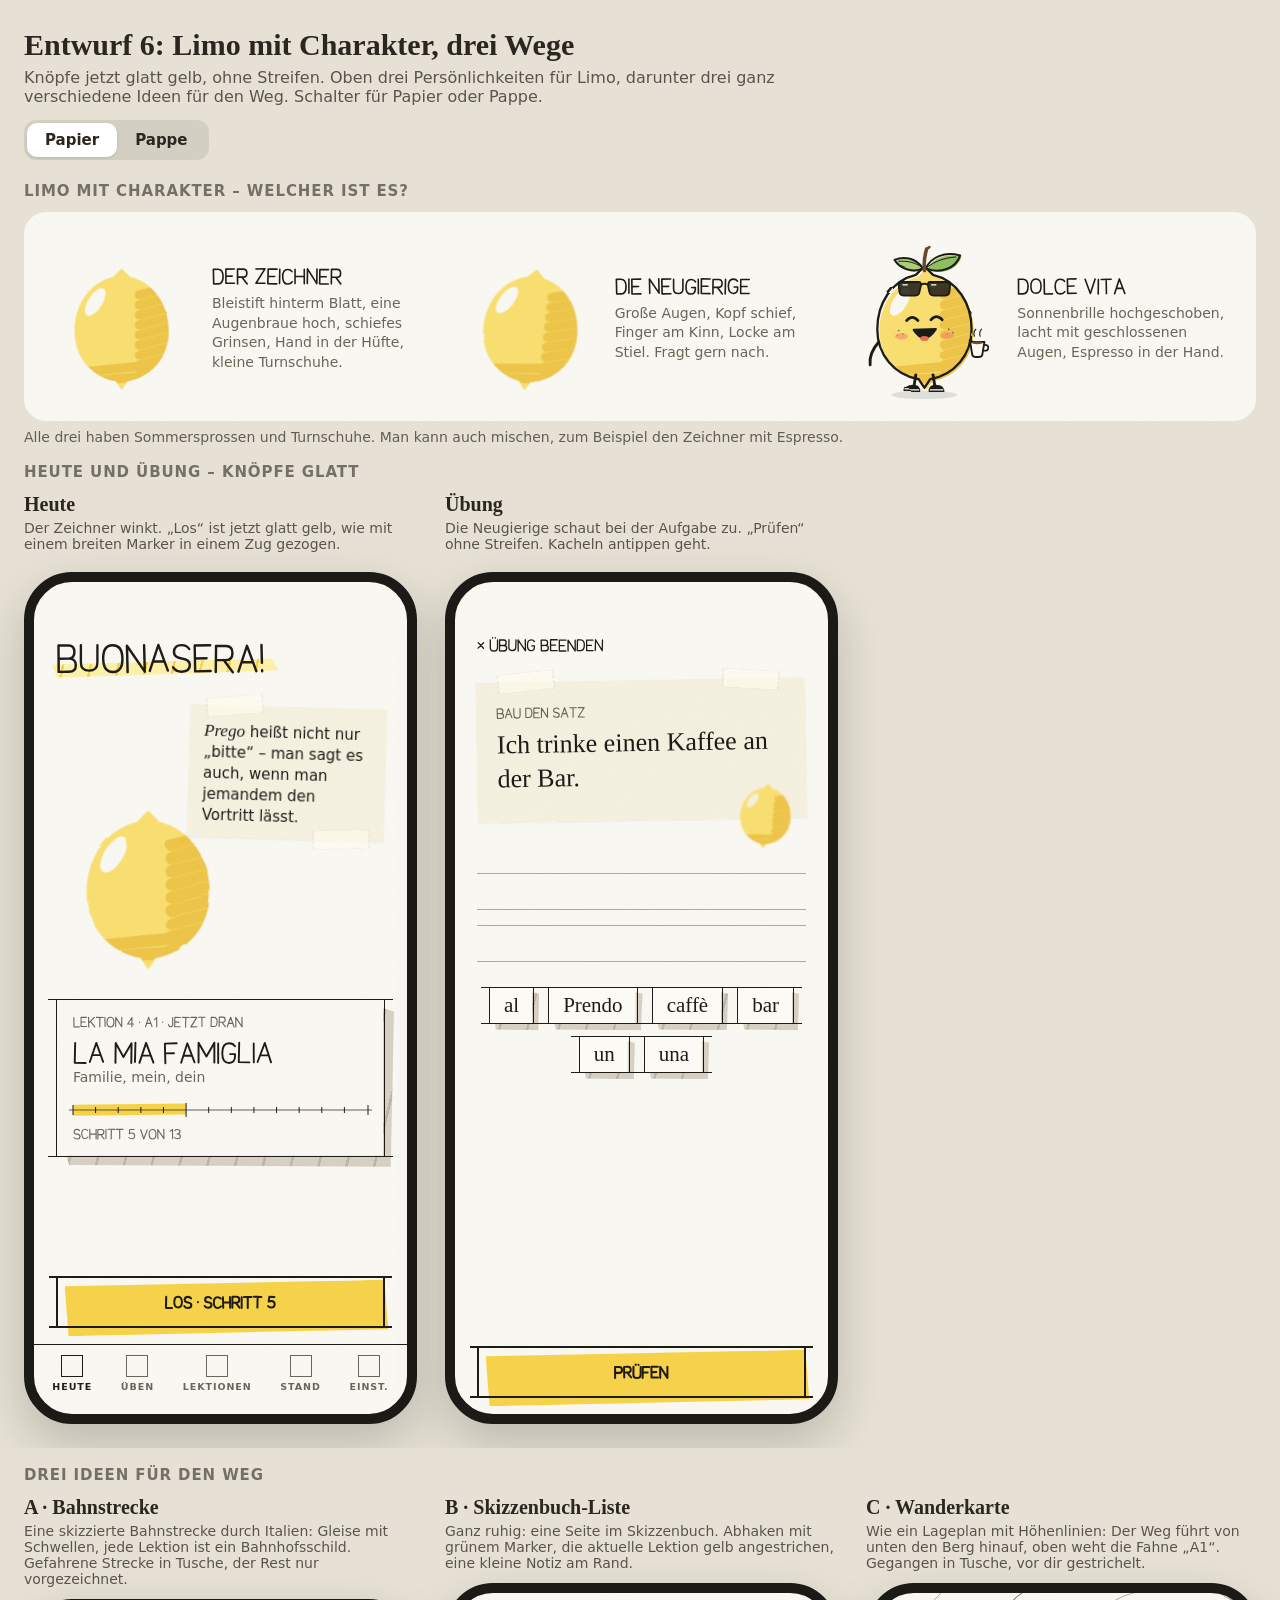
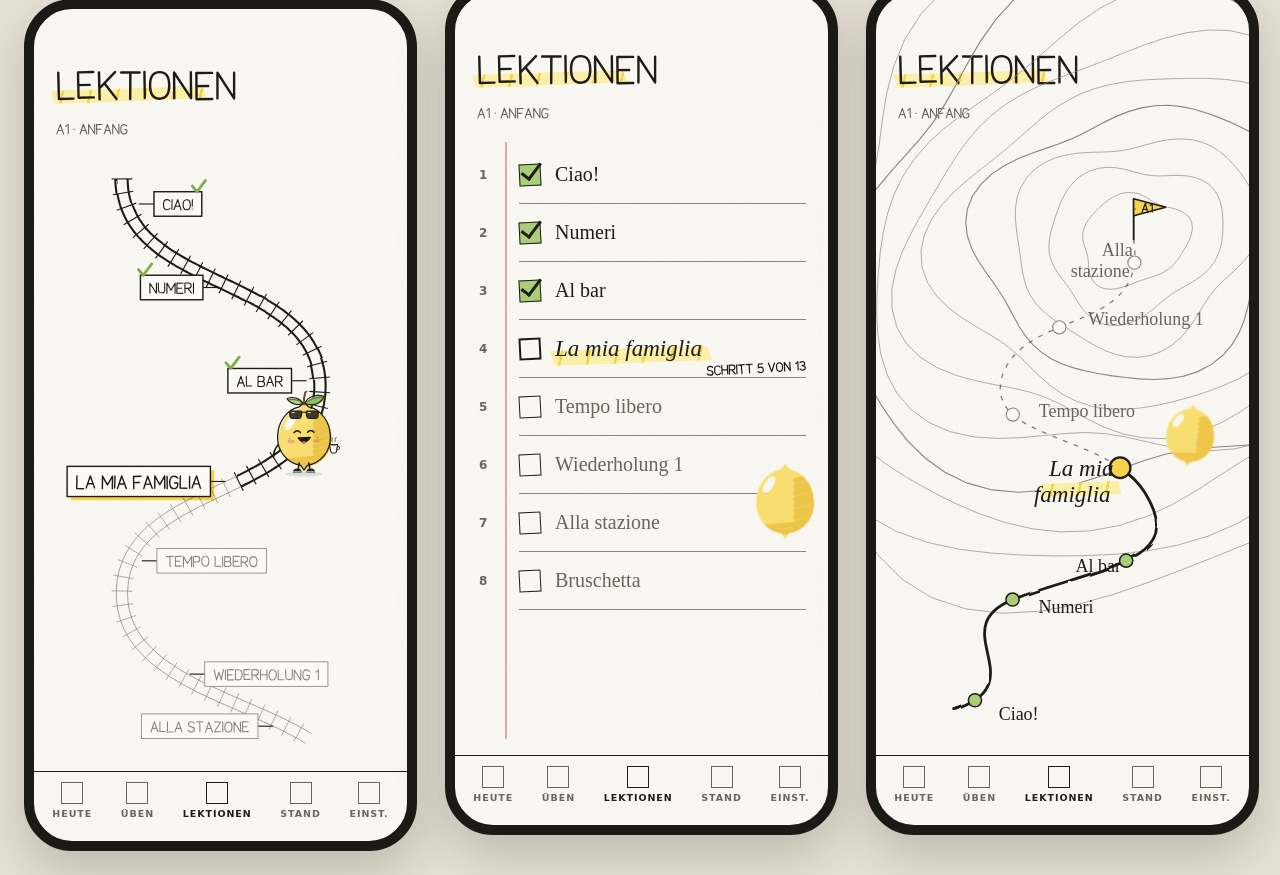
<file: docs/superpowers/entwuerfe/entwurf6-limo-wege.html>
<!DOCTYPE html><html lang="de"><head><meta charset="utf-8"><meta name="viewport" content="width=device-width, initial-scale=1">
<title>Limo-Look Entwurf 6</title><style>
.handy {
  --papier: #fbfaf5; --tusche: #1f1c18; --tusche-leise: #8d867a; --text-leise: #6b6459;
  --c-gelb-hell: #fcefa8; --c-gelb: #f6d24a; --c-gelb-dunkel: #e2ac24;
  --c-gruen: #a9cd78; --c-gruen-dunkel: #7fae4e; --c-grau: #d6d0c4; --c-grau-dunkel: #bdb5a7;
  --transparent: rgba(247, 242, 222, .82); --klebeband: rgba(255, 252, 238, .62);
  --t1: .7px; --t3: 1.2px; --t5: 1.8px; --t8: 2.6px;   /* Tuschestifte 0.1 · 0.3 · 0.5 · 0.8 */
  --struktur: url("data:image/svg+xml;utf8,<svg xmlns='http://www.w3.org/2000/svg' width='180' height='180'><filter id='n'><feTurbulence type='fractalNoise' baseFrequency='.9' numOctaves='3' stitchTiles='stitch'/><feColorMatrix values='0 0 0 0 .4  0 0 0 0 .35  0 0 0 0 .25  0 0 0 .07 0'/></filter><rect width='100%' height='100%' filter='url(%23n)'/></svg>");
  --serif: ui-serif, "New York", Georgia, "Times New Roman", serif;
  --sans: -apple-system, BlinkMacSystemFont, "Segoe UI", system-ui, sans-serif;
}
.handy.pappe {
  --struktur: url("data:image/svg+xml;utf8,<svg xmlns='http://www.w3.org/2000/svg' width='240' height='240'><filter id='f'><feTurbulence type='fractalNoise' baseFrequency='.95 .09' numOctaves='3' seed='4' stitchTiles='stitch'/><feColorMatrix values='0 0 0 0 .25  0 0 0 0 .2  0 0 0 0 .12  0 0 0 .16 -.02'/></filter><filter id='h'><feTurbulence type='fractalNoise' baseFrequency='.8 .1' numOctaves='2' seed='12' stitchTiles='stitch'/><feColorMatrix values='0 0 0 0 1  0 0 0 0 1  0 0 0 0 .95  0 0 0 .14 -.03'/></filter><filter id='s'><feTurbulence type='turbulence' baseFrequency='.5' numOctaves='1' seed='3' stitchTiles='stitch'/><feColorMatrix values='0 0 0 0 .3  0 0 0 0 .25  0 0 0 0 .18  0 0 0 -2.2 1.1'/></filter><rect width='100%' height='100%' filter='url(%23f)'/><rect width='100%' height='100%' filter='url(%23h)'/><rect width='100%' height='100%' filter='url(%23s)' opacity='.35'/></svg>");
  --transparent: rgba(250, 247, 236, .55); --klebeband: rgba(255, 252, 238, .5);
}

* { box-sizing: border-box; }
body { margin: 0; background: #e6e1d4; color: #2b2620; font-family: -apple-system, BlinkMacSystemFont, "Segoe UI", system-ui, sans-serif; }
header.seite { max-width: 1320px; margin: 0 auto; padding: 28px 24px 4px; }
header.seite h1 { font-family: ui-serif, "New York", Georgia, serif; margin: 0 0 6px; font-size: 30px; }
header.seite p { margin: 0; opacity: .75; max-width: 820px; }
.zeile-titel { max-width: 1320px; margin: 18px auto 0; padding: 0 24px; font: 600 15px system-ui, sans-serif; letter-spacing: .06em; text-transform: uppercase; opacity: .6; display: flex; gap: 18px; align-items: center; flex-wrap: wrap; }
.zeile-titel label { text-transform: none; letter-spacing: 0; font-weight: 500; display: flex; gap: 8px; align-items: center; }
.reihe { max-width: 1320px; margin: 0 auto; padding: 12px 24px 24px; display: flex; gap: 28px; overflow-x: auto; }
.vorschlag { flex: 0 0 auto; width: 393px; }
.vorschlag > h2 { font-family: ui-serif, "New York", Georgia, serif; font-size: 20px; margin: 0 0 4px; }
.vorschlag > .was { font-size: 14px; opacity: .75; margin: 0 0 12px; min-height: 40px; }

.handy { width: 393px; height: 852px; border-radius: 48px; border: 10px solid #1b1a17; position: relative;
  background-color: var(--papier); background-image: var(--struktur); color: var(--tusche);
  overflow: hidden; display: flex; flex-direction: column; box-shadow: 0 20px 50px rgba(0,0,0,.18); }
.inhalt { flex: 1; padding: 54px 22px 16px; display: flex; flex-direction: column; gap: 16px; overflow: hidden; position: relative; z-index: 0; }
svg.limo { display: block; color: var(--tusche); }
.handy:not(.pappe) .posca { display: none; }

/* Copic: Streifen, die sich überlappen; multiply = Farbe legt sich wie Marker aufs Papier */
.copic { background: repeating-linear-gradient(104deg, var(--m) 0 12px, var(--m2) 12px 14.5px, var(--m) 14.5px 27px);
  mix-blend-mode: multiply; clip-path: polygon(1% 6%, 97% 0, 100% 88%, 3% 100%); }
.c-gelb { --m: var(--c-gelb); --m2: var(--c-gelb-dunkel); }
.c-hell { --m: var(--c-gelb-hell); --m2: var(--c-gelb); }
.c-gruen { --m: var(--c-gruen); --m2: var(--c-gruen-dunkel); }
.c-grau { --m: var(--c-grau); --m2: var(--c-grau-dunkel); }
/* grauer Marker nur als Schatten rechts und unten (L-Form) */
.lektion > .c-grau { clip-path: polygon(calc(100% - 11px) 0, 100% 2%, 99% 100%, 1% 99%, 0 calc(100% - 11px), calc(100% - 11px) calc(100% - 11px)); }
.kachel > .c-grau { clip-path: polygon(calc(100% - 7px) 0, 100% 4%, 98% 100%, 2% 98%, 0 calc(100% - 7px), calc(100% - 7px) calc(100% - 7px)); }
.halt.jetzt.links { transform: translate(calc(-100% - 32px), -19px); }

/* Tusche-Rahmen mit überstehenden Linien oben/unten */
.rahmen { position: relative; border-left: var(--b, var(--t5)) solid var(--tusche); border-right: var(--b, var(--t5)) solid var(--tusche); isolation: isolate; }
.rahmen::after { content: ""; position: absolute; inset: 0 -9px; border-top: var(--b, var(--t5)) solid var(--tusche); border-bottom: var(--b, var(--t5)) solid var(--tusche); pointer-events: none; }
.rahmen > .fuellung { position: absolute; z-index: -1; pointer-events: none; }

/* Leiste unten */
.leiste { display: flex; justify-content: space-around; padding: 10px 4px 22px; border-top: var(--t1) solid var(--tusche); font: 600 9.5px var(--sans); letter-spacing: .1em; text-transform: uppercase; color: var(--text-leise); position: relative; }
.leiste div { display: flex; flex-direction: column; align-items: center; gap: 4px; position: relative; }
.leiste div.an { color: var(--tusche); }
.leiste i { width: 22px; height: 22px; border: var(--t3) solid currentColor; display: block; position: relative; }
.leiste .an i::before { content: ""; position: absolute; inset: 3px -5px -5px 3px; --m: var(--c-gelb); --m2: var(--c-gelb-dunkel);
  background: repeating-linear-gradient(104deg, var(--m) 0 5px, var(--m2) 5px 6px); mix-blend-mode: multiply; z-index: -1; }

/* Schrift */
.titel { font-size: 36px; margin: 0; line-height: 1.05; position: relative; display: inline-block; z-index: 0; }
.titel .unterstrich { position: absolute; left: -6px; right: -14px; bottom: 2px; height: 14px; z-index: -1; transform: rotate(-1.5deg); }
.beschrift { font: 600 13px var(--sans); text-transform: uppercase; letter-spacing: .16em; color: var(--text-leise); }

/* Heute */
.limo-buehne { position: relative; height: 290px; }
.limo-buehne svg.limo { position: absolute; width: 196px; left: -4px; bottom: 0; }
.notiz { position: absolute; right: 0; top: 14px; width: 196px; padding: 14px 14px 12px; font-size: 15px; line-height: 1.38; transform: rotate(1.6deg);
  background-color: var(--transparent); background-image: var(--struktur); box-shadow: 0 1px 2px rgba(0,0,0,.06); }
.notiz em { font-family: var(--serif); font-size: 17px; }
.notiz::before, .notiz::after, .karteikarte::before, .karteikarte::after { content: ""; position: absolute; width: 54px; height: 18px; background: var(--klebeband);
  border-left: 1px dashed rgba(0,0,0,.08); border-right: 1px dashed rgba(0,0,0,.08); box-shadow: 0 0 0 .5px rgba(0,0,0,.05); }
.notiz::before { top: -9px; left: 16px; transform: rotate(-6deg); }
.notiz::after { bottom: -8px; right: 14px; transform: rotate(-3deg); }
.lektion { padding: 14px 16px 16px; }
.lektion .fuellung { inset: 9px -10px -10px 9px; }   /* grauer Marker-Schatten */
.lektion h3 { font-family: var(--serif); font-size: 27px; margin: 4px 0 2px; font-weight: 600; }
.lektion .leise { color: var(--text-leise); font-size: 14px; }
.skala { margin-top: 14px; height: 22px; position: relative; }
.skala svg { width: 100%; height: 100%; overflow: visible; display: block; }
.knopf { padding: 17px; text-align: center; font: 700 15px var(--sans); text-transform: uppercase; letter-spacing: .16em; --b: var(--t8); }
.knopf .fuellung { inset: 6px -5px -6px 7px; transform: rotate(-.8deg); }

/* Lektionen */
.pfad { position: relative; height: 610px; flex: 0 0 auto; }
.pfad svg.weg { position: absolute; inset: 0; width: 100%; height: 100%; overflow: visible; }
.weg .vor { stroke: var(--tusche-leise); stroke-width: .7; fill: none; }
.weg .tusche { stroke: var(--tusche); stroke-width: 2.6; fill: none; stroke-linecap: round; }
.weg .kreis { stroke: var(--tusche); stroke-width: 1.6; fill: none; }
.weg .kreis.leicht { stroke-width: .8; stroke: var(--tusche-leise); }
.weg text { font: 700 14px var(--sans); fill: var(--tusche); }
.weg text.leise { fill: var(--tusche-leise); font-weight: 600; font-size: 11px; }
.halt { position: absolute; transform: translate(24px, -19px); }
.halt.links { transform: translate(calc(-100% - 24px), -19px); text-align: right; }
.halt.unten { transform: translate(-50%, 16px); text-align: center; white-space: nowrap; }
.halt .name { font-family: var(--serif); font-size: 18px; line-height: 1.15; position: relative; z-index: 0; }
.halt .nr { font: 600 10px var(--sans); letter-spacing: .14em; text-transform: uppercase; color: var(--text-leise); }
.halt.jetzt .name { font-size: 23px; font-style: italic; }
.halt.jetzt .name i { position: absolute; left: -6px; right: -8px; top: 52%; height: 15px; z-index: -1; transform: rotate(-2deg); }
.halt.offen .name { color: var(--text-leise); }

/* Übung */
.oben { font: 600 15px var(--sans); text-transform: uppercase; letter-spacing: .16em; }
.karteikarte { position: relative; padding: 22px 20px 26px; margin-top: 10px; transform: rotate(-1deg);
  background-color: var(--transparent); background-image: var(--struktur); box-shadow: 0 1px 2px rgba(0,0,0,.06); }
.karteikarte::before { top: -9px; left: 22px; transform: rotate(-5deg); }
.karteikarte::after { top: -8px; right: 26px; transform: rotate(4deg); }
.karteikarte .it { font-family: var(--serif); font-size: 26px; line-height: 1.3; margin-top: 8px; }
.karteikarte svg.limo { position: absolute; width: 80px; right: 4px; bottom: -36px; }
.ablage { position: relative; min-height: 112px; display: flex; flex-wrap: wrap; gap: 12px 14px; align-content: flex-start; padding: 12px 6px; margin-top: 24px;
  /* Hilfslinien wie beim Beschriften: je zwei feine Linien */
  background-image: linear-gradient(var(--tusche-leise), var(--tusche-leise)), linear-gradient(var(--tusche-leise), var(--tusche-leise)),
                    linear-gradient(var(--tusche-leise), var(--tusche-leise)), linear-gradient(var(--tusche-leise), var(--tusche-leise));
  background-size: 100% .7px; background-repeat: no-repeat; background-position: 0 14px, 0 50px, 0 66px, 0 102px; }
.vorrat { display: flex; flex-wrap: wrap; gap: 12px 14px; justify-content: center; }
.kachel { font-family: var(--serif); font-size: 21px; padding: 6px 14px; cursor: pointer; user-select: none; background: var(--papier); --b: var(--t3); }
.handy.pappe .kachel { background: #fbf9f2; }
.kachel .fuellung { inset: 5px -6px -6px 5px; }
.kachel.hops { animation: hops .32s ease-out; }
@keyframes hops { 0% { transform: translateY(0) rotate(0) } 45% { transform: translateY(-6px) rotate(-1.5deg) } 100% { transform: translateY(0) rotate(0) } }

.skala rect { fill: #f6d24a; }
.knopf > .copic { background: var(--c-gelb); clip-path: polygon(0 4%, 99% 0, 100% 95%, 1% 100%); }
.leiste .an i::before { background: var(--c-gelb); }
.steuerung { display: flex; gap: 20px; align-items: center; flex-wrap: wrap; margin-top: 14px; }
.steuerung label { display: flex; gap: 8px; align-items: center; }
.steuerung label[hidden] { display: none; }
.wahl { display: inline-flex; background: rgba(0,0,0,.08); border-radius: 12px; padding: 3px; }
.wahl button { border: 0; background: none; font: 600 15px system-ui, sans-serif; padding: 8px 18px; border-radius: 10px; cursor: pointer; color: inherit; }
.wahl button.an { background: #fff; box-shadow: 0 1px 3px rgba(0,0,0,.12); }
.breit { max-width: 1320px; margin: 0 auto; padding: 12px 24px 0; }
.handy.figuren { width: auto; height: auto; border-radius: 22px; border: 0; flex-direction: row; flex-wrap: wrap; gap: 24px; padding: 20px 24px; box-shadow: none; overflow: visible; }
.figuren figure { margin: 0; flex: 1 1 300px; display: flex; gap: 14px; align-items: center; }
.figuren svg.limo { width: 150px; flex: 0 0 auto; }
.figuren figcaption { display: flex; flex-direction: column; gap: 6px; font-size: 14px; color: var(--text-leise); line-height: 1.4; }
.figuren figcaption b { font-size: 20px; color: var(--tusche); }
.hinweis-text { max-width: 1320px; margin: 8px auto 0; padding: 0 24px; font-size: 14px; opacity: .7; }
.hand-svg { display: inline-block; vertical-align: middle; overflow: visible; }
.knopf .hand-svg { margin: -4px 0; }
.limo-halt { position: absolute; z-index: 2; }
.weg .schwelle { stroke: var(--tusche); stroke-width: 1.2; }
.weg .schwelle.leicht { stroke: var(--tusche-leise); stroke-width: .7; }
.weg .schiene { stroke: var(--tusche); stroke-width: 2.2; fill: none; stroke-linejoin: round; }
.weg .schiene.leicht { stroke: var(--tusche-leise); stroke-width: .8; }
.weg .pfosten { stroke: var(--tusche); stroke-width: 1.2; }
.weg .schild { fill: var(--papier); stroke: var(--tusche); stroke-width: 1.5; }
.weg .schild.leicht { stroke: var(--tusche-leise); stroke-width: .9; }
.weg .schild-farbe { fill: var(--c-gelb); mix-blend-mode: multiply; }
.weg svg { color: var(--tusche); }
.weg svg.leise { color: var(--tusche-leise); }
.weg .haken { stroke: var(--c-gruen-dunkel); stroke-width: 3; fill: none; stroke-linecap: round; stroke-linejoin: round; }
.weg .hoehe polyline { fill: none; stroke: var(--tusche-leise); stroke-width: .7; }
.weg .hoehe polyline.stark { stroke-width: 1.2; }
.weg .pfad-offen { fill: none; stroke: var(--tusche); stroke-width: 1.4; stroke-dasharray: 5 7; opacity: .55; }
.weg .pfad-tusche { fill: none; stroke: var(--tusche); stroke-width: 3; stroke-linecap: round; }
.weg .mast { stroke: var(--tusche); stroke-width: 2; }
.weg .fahne { fill: var(--c-gelb); stroke: var(--tusche); stroke-width: 1.6; stroke-linejoin: round; }
.weg .halt-fertig { fill: var(--c-gruen); stroke: var(--tusche); stroke-width: 1.6; }
.weg .halt-jetzt { fill: var(--c-gelb); stroke: var(--tusche); stroke-width: 2.4; }
.weg .halt-offen { fill: var(--papier); stroke: var(--tusche-leise); stroke-width: 1.2; }
.pfad .halt { transform: translate(16px, -12px); }
.pfad .halt.links { transform: translate(calc(-100% - 16px), -12px); text-align: right; }
.pfad .halt.jetzt { transform: translate(20px, -14px); }
.pfad .halt.jetzt.links { transform: translate(calc(-100% - 20px), -14px); }
.pfad .halt .name { padding: 0 3px; }
.buchseite { position: relative; flex: 1; margin: 6px -22px 0; padding: 4px 22px 0 64px;
  background-image: linear-gradient(90deg, transparent 50px, #e7a8a0 50px, #e7a8a0 51.5px, transparent 51.5px); }
.eintrag { position: relative; display: flex; align-items: center; gap: 14px; height: 58px; border-bottom: .7px solid var(--tusche-leise); }
.eintrag .kasten { width: 22px; height: 22px; border: 1.6px solid var(--tusche); transform: rotate(-3deg); flex: 0 0 auto; position: relative; }
.eintrag.fertig .kasten { background: var(--c-gruen); }
.eintrag.fertig .kasten::after { content: ""; position: absolute; left: 6px; top: -6px; width: 8px; height: 18px; border-right: 3px solid var(--tusche); border-bottom: 3px solid var(--tusche); transform: rotate(40deg); }
.eintrag.jetzt .kasten { border-width: 2.4px; }
.eintrag .name { font-family: var(--serif); font-size: 20px; position: relative; z-index: 0; }
.eintrag.jetzt .name { font-size: 23px; font-style: italic; }
.eintrag .name i { position: absolute; left: -6px; right: -10px; top: 45%; height: 16px; z-index: -1; transform: rotate(-1.5deg); }
.eintrag:not(.fertig):not(.jetzt) .name { color: var(--text-leise); }
.eintrag .nr { position: absolute; left: -40px; font: 600 12px var(--sans); color: var(--text-leise); }
.randnotiz { position: absolute; right: 0; top: 40px; font-size: 12px; transform: rotate(-3deg); color: var(--tusche); }
.buch-limo { position: absolute; right: -4px; top: 300px; width: 92px; }
</style></head><body><svg width="0" height="0" style="position:absolute">
  <defs>
    <filter id="tusche" x="-5%" y="-5%" width="110%" height="110%">
      <feTurbulence type="fractalNoise" baseFrequency="0.03" numOctaves="2" seed="8" result="r"/>
      <feDisplacementMap in="SourceGraphic" in2="r" scale="3"/>
    </filter>
    <pattern id="copic-gelb" width="14" height="14" patternUnits="userSpaceOnUse" patternTransform="rotate(-14)">
      <rect width="14" height="14" fill="#f6d24a"/><rect width="2.5" height="14" fill="#e2ac24"/>
    </pattern>
    <pattern id="copic-gruen" width="12" height="12" patternUnits="userSpaceOnUse" patternTransform="rotate(-14)">
      <rect width="12" height="12" fill="#a9cd78"/><rect width="2" height="12" fill="#7fae4e"/>
    </pattern>
  </defs>
</svg><header class="seite">
  <h1>Entwurf 6: Limo mit Charakter, drei Wege</h1>
  <p>Knöpfe jetzt glatt gelb, ohne Streifen. Oben drei Persönlichkeiten für Limo, darunter drei ganz verschiedene Ideen für den Weg. Schalter für Papier oder Pappe.</p>
  <div class="steuerung">
    <div class="wahl"><button data-grund="papier" class="an">Papier</button><button data-grund="pappe">Pappe</button></div>
    <label id="regler-feld" hidden>dunkler <input type="range" id="regler" min="30" max="86" value="80"> heller · <span id="farbe"></span></label>
  </div>
</header>

<div class="zeile-titel">Limo mit Charakter – welcher ist es?</div>
<div class="breit"><div class="handy figuren">
  <figure><svg class="limo" viewBox="0 -14 210 236" aria-hidden="true">
      <defs><filter id="wln1" x="-10%" y="-10%" width="120%" height="120%">
        <feTurbulence type="fractalNoise" baseFrequency="0.035" numOctaves="2" seed="11" result="r"/>
        <feDisplacementMap in="SourceGraphic" in2="r" scale="2.6"/></filter></defs>
      <g filter="url(#wln1)"><g><g transform="rotate(-28 146 24)"><path d="M120 18 L176 18 L176 28 L120 28 Z" fill="#7fae4e" stroke="#1f1c18" stroke-width="2.4"/>
          <path d="M120 23 L176 23" stroke="#1f1c18" stroke-width="1" fill="none" stroke-linecap="round" stroke-linejoin="round"/><path d="M176 18 L190 23 L176 28 Z" fill="#f0d8b0" stroke="#1f1c18" stroke-width="2.4" stroke-linejoin="round"/>
          <path d="M186 21.5 L190 23 L186 24.5 Z" fill="#1f1c18"/><rect x="114" y="18" width="6" height="10" fill="#d9d4ca" stroke="#1f1c18" stroke-width="2.4"/></g>
      <ellipse cx="100" cy="214" rx="46" ry="6" fill="currentColor" opacity="0.10"/>
      <path d="M88 186 L85 204" stroke="currentColor" stroke-width="4" fill="none" stroke-linecap="round" stroke-linejoin="round"/><path d="M112 186 L115 204" stroke="currentColor" stroke-width="4" fill="none" stroke-linecap="round" stroke-linejoin="round"/>
      <path d="M72 210 Q72 200 84 200 Q92 200 94 206 L94 210 Z" fill="currentColor"/>
      <path d="M106 210 L106 206 Q108 200 116 200 Q128 200 128 210 Z" fill="currentColor"/>
      <path d="M74 207 L92 207 M108 207 L126 207" stroke="#fbfaf5" stroke-width="1.6" fill="none" stroke-linecap="round" stroke-linejoin="round"/><defs><mask id="ln1"><path d="M100 34 C 104 38, 108 42, 112 46 C 146 54, 166 86, 166 122 C 166 158, 142 186, 108 192 C 105 197, 103 200, 100 204 C 97 200, 95 197, 92 192 C 58 186, 34 158, 34 122 C 34 86, 54 54, 88 46 C 92 42, 96 38, 100 34 Z" fill="#fff" transform="translate(3 3)"/>
        <ellipse cx="66" cy="84" rx="10" ry="22" transform="rotate(32 66 84)" fill="#000"/></mask></defs>
      <g mask="url(#ln1)" style="mix-blend-mode:multiply">
        <rect x="20" y="20" width="170" height="200" fill="#fcefa8"/>
        <g stroke="#f6d24a" stroke-width="15" stroke-linecap="round" opacity=".6"><path d="M10 50 L190 12 M10 63 L190 25 M10 76 L190 38 M10 89 L190 51 M10 102 L190 64 M10 115 L190 77 M10 128 L190 90 M10 141 L190 103 M10 154 L190 116 M10 167 L190 129 M10 180 L190 142 M10 193 L190 155 M10 206 L190 168 M10 219 L190 181"/></g>
        <g stroke="#e2ac24" stroke-width="13" stroke-linecap="round" opacity=".5"><path d="M128 74 L192 58 M128 88 L192 72 M128 102 L192 86 M128 116 L192 100 M128 130 L192 114 M128 144 L192 128 M128 158 L192 142 M128 172 L192 156 M128 186 L192 170 M48 182 L150 172 M60 194 L140 188"/></g>
      </g>
      <path class="posca" d="M58 96 Q62 76 78 66" stroke="#fff" stroke-width="4" fill="none" stroke-linecap="round"/>
      <path d="M100 34 C 104 38, 108 42, 112 46 C 146 54, 166 86, 166 122 C 166 158, 142 186, 108 192 C 105 197, 103 200, 100 204 C 97 200, 95 197, 92 192 C 58 186, 34 158, 34 122 C 34 86, 54 54, 88 46 C 92 42, 96 38, 100 34 Z" fill="none" stroke="#1f1c18" stroke-width="3.2" stroke-linejoin="round"/>
      <path d="M98 37 C 89 23, 72 19, 58 25 C 66 39, 86 43, 98 37 Z" fill="#a9cd78" style="mix-blend-mode:multiply" transform="translate(2 2)"/>
      <path d="M98 37 C 89 23, 72 19, 58 25 C 66 39, 86 43, 98 37 Z" fill="none" stroke="#1f1c18" stroke-width="2.8" stroke-linejoin="round"/>
      <path d="M96 35 C 88 29, 76 26, 64 27" stroke="#1f1c18" stroke-width="1.4" fill="none" stroke-linecap="round" stroke-linejoin="round"/>
      <path d="M102 37 C 109 21, 128 13, 150 19 C 144 37, 122 45, 102 37 Z" fill="#8fbd5e" style="mix-blend-mode:multiply" transform="translate(2 2)"/>
      <path d="M102 37 C 109 21, 128 13, 150 19 C 144 37, 122 45, 102 37 Z" fill="none" stroke="#1f1c18" stroke-width="2.8" stroke-linejoin="round"/>
      <path d="M104 35 C 115 27, 128 22, 144 21" stroke="#1f1c18" stroke-width="1.4" fill="none" stroke-linecap="round" stroke-linejoin="round"/>
      <path d="M100 40 C 99 30, 100 20, 103 10" stroke="#6B4A2B" stroke-width="5" fill="none" stroke-linecap="round" stroke-linejoin="round"/><path d="M103 10 L107 7" stroke="#6B4A2B" stroke-width="3.6" fill="none" stroke-linecap="round" stroke-linejoin="round"/><path d="M37 138 Q20 146 28 160 Q34 166 44 158" stroke="currentColor" stroke-width="4" fill="none" stroke-linecap="round" stroke-linejoin="round"/><path d="M164 136 Q184 118 182 92" stroke="currentColor" stroke-width="4" fill="none" stroke-linecap="round" stroke-linejoin="round"/><path d="M190 80 Q196 86 192 94" stroke="currentColor" stroke-width="2.4" fill="none" stroke-linecap="round" stroke-linejoin="round"/><path d="M172 78 Q176 70 184 70" stroke="currentColor" stroke-width="2.4" fill="none" stroke-linecap="round" stroke-linejoin="round"/><path d="M71 94 Q81 84 92 90" stroke="#1f1c18" stroke-width="3.2" fill="none" stroke-linecap="round" stroke-linejoin="round"/><path d="M108 98 Q117 95 126 98" stroke="#1f1c18" stroke-width="3.2" fill="none" stroke-linecap="round" stroke-linejoin="round"/><circle cx="82" cy="111" r="6.5" fill="#1f1c18"/><circle cx="84.5" cy="108.5" r="2" fill="#fff"/>
           <ellipse cx="116" cy="112" rx="6.3" ry="5" fill="#1f1c18"/><circle cx="118" cy="110.5" r="1.7" fill="#fff"/><path d="M108 107.5 Q116 104 124.5 108" stroke="#1f1c18" stroke-width="2.6" fill="none" stroke-linecap="round" stroke-linejoin="round"/><g fill="#1f1c18" opacity=".55"><circle cx="64" cy="124" r="1.3"/><circle cx="70" cy="129" r="1.2"/><circle cx="62" cy="131" r="1.1"/>
      <circle cx="134" cy="122" r="1.3"/><circle cx="140" cy="127" r="1.2"/><circle cx="132" cy="129" r="1.1"/></g><ellipse cx="68" cy="132" rx="9" ry="4.5" fill="#EF8E6E" opacity="0.45"/><ellipse cx="132" cy="131" rx="9" ry="4.5" fill="#EF8E6E" opacity="0.45"/><path d="M87 129 Q101 139 116 125" stroke="#1f1c18" stroke-width="3.8" fill="none" stroke-linecap="round" stroke-linejoin="round"/><path d="M116 125 L119 121.5" stroke="#1f1c18" stroke-width="3" fill="none" stroke-linecap="round" stroke-linejoin="round"/></g></g></svg><figcaption><b class="hand" data-staerke="1.6">Der Zeichner</b><span>Bleistift hinterm Blatt, eine Augenbraue hoch, schiefes Grinsen, Hand in der Hüfte, kleine Turnschuhe.</span></figcaption></figure>
  <figure><svg class="limo" viewBox="0 -14 210 236" aria-hidden="true">
      <defs><filter id="wln2" x="-10%" y="-10%" width="120%" height="120%">
        <feTurbulence type="fractalNoise" baseFrequency="0.035" numOctaves="2" seed="11" result="r"/>
        <feDisplacementMap in="SourceGraphic" in2="r" scale="2.6"/></filter></defs>
      <g filter="url(#wln2)"><g transform="rotate(6 100 200)"><path d="M104 12 Q114 6 110 -2 Q106 -6 103 -1" stroke="#6B4A2B" stroke-width="2.4" fill="none" stroke-linecap="round" stroke-linejoin="round"/>
      <ellipse cx="100" cy="214" rx="46" ry="6" fill="currentColor" opacity="0.10"/>
      <path d="M88 186 L85 204" stroke="currentColor" stroke-width="4" fill="none" stroke-linecap="round" stroke-linejoin="round"/><path d="M112 186 L115 204" stroke="currentColor" stroke-width="4" fill="none" stroke-linecap="round" stroke-linejoin="round"/>
      <path d="M72 210 Q72 200 84 200 Q92 200 94 206 L94 210 Z" fill="currentColor"/>
      <path d="M106 210 L106 206 Q108 200 116 200 Q128 200 128 210 Z" fill="currentColor"/>
      <path d="M74 207 L92 207 M108 207 L126 207" stroke="#fbfaf5" stroke-width="1.6" fill="none" stroke-linecap="round" stroke-linejoin="round"/><defs><mask id="ln2"><path d="M100 34 C 104 38, 108 42, 112 46 C 146 54, 166 86, 166 122 C 166 158, 142 186, 108 192 C 105 197, 103 200, 100 204 C 97 200, 95 197, 92 192 C 58 186, 34 158, 34 122 C 34 86, 54 54, 88 46 C 92 42, 96 38, 100 34 Z" fill="#fff" transform="translate(3 3)"/>
        <ellipse cx="66" cy="84" rx="10" ry="22" transform="rotate(32 66 84)" fill="#000"/></mask></defs>
      <g mask="url(#ln2)" style="mix-blend-mode:multiply">
        <rect x="20" y="20" width="170" height="200" fill="#fcefa8"/>
        <g stroke="#f6d24a" stroke-width="15" stroke-linecap="round" opacity=".6"><path d="M10 50 L190 12 M10 63 L190 25 M10 76 L190 38 M10 89 L190 51 M10 102 L190 64 M10 115 L190 77 M10 128 L190 90 M10 141 L190 103 M10 154 L190 116 M10 167 L190 129 M10 180 L190 142 M10 193 L190 155 M10 206 L190 168 M10 219 L190 181"/></g>
        <g stroke="#e2ac24" stroke-width="13" stroke-linecap="round" opacity=".5"><path d="M128 74 L192 58 M128 88 L192 72 M128 102 L192 86 M128 116 L192 100 M128 130 L192 114 M128 144 L192 128 M128 158 L192 142 M128 172 L192 156 M128 186 L192 170 M48 182 L150 172 M60 194 L140 188"/></g>
      </g>
      <path class="posca" d="M58 96 Q62 76 78 66" stroke="#fff" stroke-width="4" fill="none" stroke-linecap="round"/>
      <path d="M100 34 C 104 38, 108 42, 112 46 C 146 54, 166 86, 166 122 C 166 158, 142 186, 108 192 C 105 197, 103 200, 100 204 C 97 200, 95 197, 92 192 C 58 186, 34 158, 34 122 C 34 86, 54 54, 88 46 C 92 42, 96 38, 100 34 Z" fill="none" stroke="#1f1c18" stroke-width="3.2" stroke-linejoin="round"/>
      <path d="M98 37 C 89 23, 72 19, 58 25 C 66 39, 86 43, 98 37 Z" fill="#a9cd78" style="mix-blend-mode:multiply" transform="translate(2 2)"/>
      <path d="M98 37 C 89 23, 72 19, 58 25 C 66 39, 86 43, 98 37 Z" fill="none" stroke="#1f1c18" stroke-width="2.8" stroke-linejoin="round"/>
      <path d="M96 35 C 88 29, 76 26, 64 27" stroke="#1f1c18" stroke-width="1.4" fill="none" stroke-linecap="round" stroke-linejoin="round"/>
      <path d="M102 37 C 109 21, 128 13, 150 19 C 144 37, 122 45, 102 37 Z" fill="#8fbd5e" style="mix-blend-mode:multiply" transform="translate(2 2)"/>
      <path d="M102 37 C 109 21, 128 13, 150 19 C 144 37, 122 45, 102 37 Z" fill="none" stroke="#1f1c18" stroke-width="2.8" stroke-linejoin="round"/>
      <path d="M104 35 C 115 27, 128 22, 144 21" stroke="#1f1c18" stroke-width="1.4" fill="none" stroke-linecap="round" stroke-linejoin="round"/>
      <path d="M100 40 C 99 30, 100 20, 103 10" stroke="#6B4A2B" stroke-width="5" fill="none" stroke-linecap="round" stroke-linejoin="round"/><path d="M103 10 L107 7" stroke="#6B4A2B" stroke-width="3.6" fill="none" stroke-linecap="round" stroke-linejoin="round"/><path d="M36 140 Q22 156 24 172" stroke="currentColor" stroke-width="4" fill="none" stroke-linecap="round" stroke-linejoin="round"/><path d="M164 142 Q152 162 120 148" stroke="currentColor" stroke-width="4" fill="none" stroke-linecap="round" stroke-linejoin="round"/><circle cx="118" cy="147" r="4.5" fill="#f6d24a" stroke="#1f1c18" stroke-width="2.4"/><path d="M70 88 Q81 78 93 85" stroke="#1f1c18" stroke-width="3.2" fill="none" stroke-linecap="round" stroke-linejoin="round"/><path d="M107 85 Q119 78 130 88" stroke="#1f1c18" stroke-width="3.2" fill="none" stroke-linecap="round" stroke-linejoin="round"/><circle cx="82" cy="109" r="10" fill="#fff" stroke="#1f1c18" stroke-width="2.6"/><circle cx="84.5" cy="106.5" r="5" fill="#1f1c18"/><circle cx="86.5" cy="104.5" r="1.6" fill="#fff"/>
           <circle cx="118" cy="108" r="10" fill="#fff" stroke="#1f1c18" stroke-width="2.6"/><circle cx="120.5" cy="105.5" r="5" fill="#1f1c18"/><circle cx="122.5" cy="103.5" r="1.6" fill="#fff"/><g fill="#1f1c18" opacity=".55"><circle cx="64" cy="124" r="1.3"/><circle cx="70" cy="129" r="1.2"/><circle cx="62" cy="131" r="1.1"/>
      <circle cx="134" cy="122" r="1.3"/><circle cx="140" cy="127" r="1.2"/><circle cx="132" cy="129" r="1.1"/></g><ellipse cx="68" cy="132" rx="9" ry="4.5" fill="#EF8E6E" opacity="0.4"/><ellipse cx="132" cy="131" rx="9" ry="4.5" fill="#EF8E6E" opacity="0.4"/><ellipse cx="100" cy="133" rx="4" ry="5" fill="#1f1c18"/></g></g></svg><figcaption><b class="hand" data-staerke="1.6">Die Neugierige</b><span>Große Augen, Kopf schief, Finger am Kinn, Locke am Stiel. Fragt gern nach.</span></figcaption></figure>
  <figure><svg class="limo" viewBox="0 -14 210 236" aria-hidden="true">
      <defs><filter id="wln3" x="-10%" y="-10%" width="120%" height="120%">
        <feTurbulence type="fractalNoise" baseFrequency="0.035" numOctaves="2" seed="11" result="r"/>
        <feDisplacementMap in="SourceGraphic" in2="r" scale="2.6"/></filter></defs>
      <g filter="url(#wln3)"><g>
      <ellipse cx="100" cy="214" rx="46" ry="6" fill="currentColor" opacity="0.10"/>
      <path d="M88 186 L85 204" stroke="currentColor" stroke-width="4" fill="none" stroke-linecap="round" stroke-linejoin="round"/><path d="M112 186 L115 204" stroke="currentColor" stroke-width="4" fill="none" stroke-linecap="round" stroke-linejoin="round"/>
      <path d="M72 210 Q72 200 84 200 Q92 200 94 206 L94 210 Z" fill="currentColor"/>
      <path d="M106 210 L106 206 Q108 200 116 200 Q128 200 128 210 Z" fill="currentColor"/>
      <path d="M74 207 L92 207 M108 207 L126 207" stroke="#fbfaf5" stroke-width="1.6" fill="none" stroke-linecap="round" stroke-linejoin="round"/><defs><mask id="ln3"><path d="M100 34 C 104 38, 108 42, 112 46 C 146 54, 166 86, 166 122 C 166 158, 142 186, 108 192 C 105 197, 103 200, 100 204 C 97 200, 95 197, 92 192 C 58 186, 34 158, 34 122 C 34 86, 54 54, 88 46 C 92 42, 96 38, 100 34 Z" fill="#fff" transform="translate(3 3)"/>
        <ellipse cx="66" cy="84" rx="10" ry="22" transform="rotate(32 66 84)" fill="#000"/></mask></defs>
      <g mask="url(#ln3)" style="mix-blend-mode:multiply">
        <rect x="20" y="20" width="170" height="200" fill="#fcefa8"/>
        <g stroke="#f6d24a" stroke-width="15" stroke-linecap="round" opacity=".6"><path d="M10 50 L190 12 M10 63 L190 25 M10 76 L190 38 M10 89 L190 51 M10 102 L190 64 M10 115 L190 77 M10 128 L190 90 M10 141 L190 103 M10 154 L190 116 M10 167 L190 129 M10 180 L190 142 M10 193 L190 155 M10 206 L190 168 M10 219 L190 181"/></g>
        <g stroke="#e2ac24" stroke-width="13" stroke-linecap="round" opacity=".5"><path d="M128 74 L192 58 M128 88 L192 72 M128 102 L192 86 M128 116 L192 100 M128 130 L192 114 M128 144 L192 128 M128 158 L192 142 M128 172 L192 156 M128 186 L192 170 M48 182 L150 172 M60 194 L140 188"/></g>
      </g>
      <path class="posca" d="M58 96 Q62 76 78 66" stroke="#fff" stroke-width="4" fill="none" stroke-linecap="round"/>
      <path d="M100 34 C 104 38, 108 42, 112 46 C 146 54, 166 86, 166 122 C 166 158, 142 186, 108 192 C 105 197, 103 200, 100 204 C 97 200, 95 197, 92 192 C 58 186, 34 158, 34 122 C 34 86, 54 54, 88 46 C 92 42, 96 38, 100 34 Z" fill="none" stroke="#1f1c18" stroke-width="3.2" stroke-linejoin="round"/>
      <path d="M98 37 C 89 23, 72 19, 58 25 C 66 39, 86 43, 98 37 Z" fill="#a9cd78" style="mix-blend-mode:multiply" transform="translate(2 2)"/>
      <path d="M98 37 C 89 23, 72 19, 58 25 C 66 39, 86 43, 98 37 Z" fill="none" stroke="#1f1c18" stroke-width="2.8" stroke-linejoin="round"/>
      <path d="M96 35 C 88 29, 76 26, 64 27" stroke="#1f1c18" stroke-width="1.4" fill="none" stroke-linecap="round" stroke-linejoin="round"/>
      <path d="M102 37 C 109 21, 128 13, 150 19 C 144 37, 122 45, 102 37 Z" fill="#8fbd5e" style="mix-blend-mode:multiply" transform="translate(2 2)"/>
      <path d="M102 37 C 109 21, 128 13, 150 19 C 144 37, 122 45, 102 37 Z" fill="none" stroke="#1f1c18" stroke-width="2.8" stroke-linejoin="round"/>
      <path d="M104 35 C 115 27, 128 22, 144 21" stroke="#1f1c18" stroke-width="1.4" fill="none" stroke-linecap="round" stroke-linejoin="round"/>
      <path d="M100 40 C 99 30, 100 20, 103 10" stroke="#6B4A2B" stroke-width="5" fill="none" stroke-linecap="round" stroke-linejoin="round"/><path d="M103 10 L107 7" stroke="#6B4A2B" stroke-width="3.6" fill="none" stroke-linecap="round" stroke-linejoin="round"/><g stroke="#1f1c18" stroke-width="2.6" stroke-linejoin="round">
            <path d="M64 60 Q64 56 70 56 L92 56 Q96 56 95 61 L93 70 Q92 75 86 75 L72 75 Q66 75 65 70 Z" fill="#1f1c18" fill-opacity=".86"/>
            <path d="M136 60 Q136 56 130 56 L108 56 Q104 56 105 61 L107 70 Q108 75 114 75 L128 75 Q134 75 135 70 Z" fill="#1f1c18" fill-opacity=".86"/>
            <path d="M95 60 Q100 57 105 60" fill="none"/></g>
          <path d="M70 60 L76 60 M110 60 L116 60" stroke="#fff" stroke-width="2" fill="none" stroke-linecap="round" stroke-linejoin="round"/><path d="M36 140 Q22 156 24 172" stroke="currentColor" stroke-width="4" fill="none" stroke-linecap="round" stroke-linejoin="round"/><path d="M164 138 Q180 150 172 152" stroke="currentColor" stroke-width="4" fill="none" stroke-linecap="round" stroke-linejoin="round"/><path d="M164 140 L184 140 L181 158 Q180 161 176 161 L172 161 Q168 161 167 158 Z" fill="#fbfaf5" stroke="#1f1c18" stroke-width="2.6" stroke-linejoin="round"/>
           <path d="M184 144 Q191 144 189 150 Q188 153 183 152" stroke="#1f1c18" stroke-width="2.4" fill="none" stroke-linecap="round" stroke-linejoin="round"/>
           <ellipse cx="174" cy="141" rx="8" ry="2" fill="#7a4a24"/><path d="M170 132 Q168 126 172 122 M178 132 Q176 126 180 122" stroke="currentColor" stroke-width="1.6" fill="none" stroke-linecap="round" stroke-linejoin="round"/><path d="M75 110 Q83 101 91 110" stroke="#1f1c18" stroke-width="3.8" fill="none" stroke-linecap="round" stroke-linejoin="round"/><path d="M109 109 Q117 100 125 109" stroke="#1f1c18" stroke-width="3.8" fill="none" stroke-linecap="round" stroke-linejoin="round"/><g fill="#1f1c18" opacity=".55"><circle cx="64" cy="124" r="1.3"/><circle cx="70" cy="129" r="1.2"/><circle cx="62" cy="131" r="1.1"/>
      <circle cx="134" cy="122" r="1.3"/><circle cx="140" cy="127" r="1.2"/><circle cx="132" cy="129" r="1.1"/></g><ellipse cx="68" cy="132" rx="9" ry="4.5" fill="#EF8E6E" opacity="0.6"/><ellipse cx="132" cy="131" rx="9" ry="4.5" fill="#EF8E6E" opacity="0.6"/><path d="M85 123 Q100 146 116 122 Z" fill="#1f1c18" stroke="#1f1c18" stroke-width="3" stroke-linejoin="round"/>
           <ellipse cx="100" cy="135" rx="6" ry="3.5" fill="#E86C4E"/></g></g></svg><figcaption><b class="hand" data-staerke="1.6">Dolce Vita</b><span>Sonnenbrille hochgeschoben, lacht mit geschlossenen Augen, Espresso in der Hand.</span></figcaption></figure>
</div></div>
<p class="hinweis-text">Alle drei haben Sommersprossen und Turnschuhe. Man kann auch mischen, zum Beispiel den Zeichner mit Espresso.</p>

<div class="zeile-titel">Heute und Übung – Knöpfe glatt</div>
<div class="reihe"><section class="vorschlag">
  <h2>Heute</h2>
  <p class="was">Der Zeichner winkt. „Los“ ist jetzt glatt gelb, wie mit einem breiten Marker in einem Zug gezogen.</p>
  <div class="handy">
    <div class="inhalt">
      <div><span class="titel hand" data-staerke="2.4">Buonasera!<i class="unterstrich copic c-hell"></i></span></div>
      <div class="limo-buehne">
        <svg class="limo" viewBox="0 -14 210 236" aria-hidden="true">
      <defs><filter id="wln4" x="-10%" y="-10%" width="120%" height="120%">
        <feTurbulence type="fractalNoise" baseFrequency="0.035" numOctaves="2" seed="11" result="r"/>
        <feDisplacementMap in="SourceGraphic" in2="r" scale="2.6"/></filter></defs>
      <g filter="url(#wln4)"><g><g transform="rotate(-28 146 24)"><path d="M120 18 L176 18 L176 28 L120 28 Z" fill="#7fae4e" stroke="#1f1c18" stroke-width="2.4"/>
          <path d="M120 23 L176 23" stroke="#1f1c18" stroke-width="1" fill="none" stroke-linecap="round" stroke-linejoin="round"/><path d="M176 18 L190 23 L176 28 Z" fill="#f0d8b0" stroke="#1f1c18" stroke-width="2.4" stroke-linejoin="round"/>
          <path d="M186 21.5 L190 23 L186 24.5 Z" fill="#1f1c18"/><rect x="114" y="18" width="6" height="10" fill="#d9d4ca" stroke="#1f1c18" stroke-width="2.4"/></g>
      <ellipse cx="100" cy="214" rx="46" ry="6" fill="currentColor" opacity="0.10"/>
      <path d="M88 186 L85 204" stroke="currentColor" stroke-width="4" fill="none" stroke-linecap="round" stroke-linejoin="round"/><path d="M112 186 L115 204" stroke="currentColor" stroke-width="4" fill="none" stroke-linecap="round" stroke-linejoin="round"/>
      <path d="M72 210 Q72 200 84 200 Q92 200 94 206 L94 210 Z" fill="currentColor"/>
      <path d="M106 210 L106 206 Q108 200 116 200 Q128 200 128 210 Z" fill="currentColor"/>
      <path d="M74 207 L92 207 M108 207 L126 207" stroke="#fbfaf5" stroke-width="1.6" fill="none" stroke-linecap="round" stroke-linejoin="round"/><defs><mask id="ln4"><path d="M100 34 C 104 38, 108 42, 112 46 C 146 54, 166 86, 166 122 C 166 158, 142 186, 108 192 C 105 197, 103 200, 100 204 C 97 200, 95 197, 92 192 C 58 186, 34 158, 34 122 C 34 86, 54 54, 88 46 C 92 42, 96 38, 100 34 Z" fill="#fff" transform="translate(3 3)"/>
        <ellipse cx="66" cy="84" rx="10" ry="22" transform="rotate(32 66 84)" fill="#000"/></mask></defs>
      <g mask="url(#ln4)" style="mix-blend-mode:multiply">
        <rect x="20" y="20" width="170" height="200" fill="#fcefa8"/>
        <g stroke="#f6d24a" stroke-width="15" stroke-linecap="round" opacity=".6"><path d="M10 50 L190 12 M10 63 L190 25 M10 76 L190 38 M10 89 L190 51 M10 102 L190 64 M10 115 L190 77 M10 128 L190 90 M10 141 L190 103 M10 154 L190 116 M10 167 L190 129 M10 180 L190 142 M10 193 L190 155 M10 206 L190 168 M10 219 L190 181"/></g>
        <g stroke="#e2ac24" stroke-width="13" stroke-linecap="round" opacity=".5"><path d="M128 74 L192 58 M128 88 L192 72 M128 102 L192 86 M128 116 L192 100 M128 130 L192 114 M128 144 L192 128 M128 158 L192 142 M128 172 L192 156 M128 186 L192 170 M48 182 L150 172 M60 194 L140 188"/></g>
      </g>
      <path class="posca" d="M58 96 Q62 76 78 66" stroke="#fff" stroke-width="4" fill="none" stroke-linecap="round"/>
      <path d="M100 34 C 104 38, 108 42, 112 46 C 146 54, 166 86, 166 122 C 166 158, 142 186, 108 192 C 105 197, 103 200, 100 204 C 97 200, 95 197, 92 192 C 58 186, 34 158, 34 122 C 34 86, 54 54, 88 46 C 92 42, 96 38, 100 34 Z" fill="none" stroke="#1f1c18" stroke-width="3.2" stroke-linejoin="round"/>
      <path d="M98 37 C 89 23, 72 19, 58 25 C 66 39, 86 43, 98 37 Z" fill="#a9cd78" style="mix-blend-mode:multiply" transform="translate(2 2)"/>
      <path d="M98 37 C 89 23, 72 19, 58 25 C 66 39, 86 43, 98 37 Z" fill="none" stroke="#1f1c18" stroke-width="2.8" stroke-linejoin="round"/>
      <path d="M96 35 C 88 29, 76 26, 64 27" stroke="#1f1c18" stroke-width="1.4" fill="none" stroke-linecap="round" stroke-linejoin="round"/>
      <path d="M102 37 C 109 21, 128 13, 150 19 C 144 37, 122 45, 102 37 Z" fill="#8fbd5e" style="mix-blend-mode:multiply" transform="translate(2 2)"/>
      <path d="M102 37 C 109 21, 128 13, 150 19 C 144 37, 122 45, 102 37 Z" fill="none" stroke="#1f1c18" stroke-width="2.8" stroke-linejoin="round"/>
      <path d="M104 35 C 115 27, 128 22, 144 21" stroke="#1f1c18" stroke-width="1.4" fill="none" stroke-linecap="round" stroke-linejoin="round"/>
      <path d="M100 40 C 99 30, 100 20, 103 10" stroke="#6B4A2B" stroke-width="5" fill="none" stroke-linecap="round" stroke-linejoin="round"/><path d="M103 10 L107 7" stroke="#6B4A2B" stroke-width="3.6" fill="none" stroke-linecap="round" stroke-linejoin="round"/><path d="M37 138 Q20 146 28 160 Q34 166 44 158" stroke="currentColor" stroke-width="4" fill="none" stroke-linecap="round" stroke-linejoin="round"/><path d="M164 136 Q184 118 182 92" stroke="currentColor" stroke-width="4" fill="none" stroke-linecap="round" stroke-linejoin="round"/><path d="M190 80 Q196 86 192 94" stroke="currentColor" stroke-width="2.4" fill="none" stroke-linecap="round" stroke-linejoin="round"/><path d="M172 78 Q176 70 184 70" stroke="currentColor" stroke-width="2.4" fill="none" stroke-linecap="round" stroke-linejoin="round"/><path d="M71 94 Q81 84 92 90" stroke="#1f1c18" stroke-width="3.2" fill="none" stroke-linecap="round" stroke-linejoin="round"/><path d="M108 98 Q117 95 126 98" stroke="#1f1c18" stroke-width="3.2" fill="none" stroke-linecap="round" stroke-linejoin="round"/><circle cx="82" cy="111" r="6.5" fill="#1f1c18"/><circle cx="84.5" cy="108.5" r="2" fill="#fff"/>
           <ellipse cx="116" cy="112" rx="6.3" ry="5" fill="#1f1c18"/><circle cx="118" cy="110.5" r="1.7" fill="#fff"/><path d="M108 107.5 Q116 104 124.5 108" stroke="#1f1c18" stroke-width="2.6" fill="none" stroke-linecap="round" stroke-linejoin="round"/><g fill="#1f1c18" opacity=".55"><circle cx="64" cy="124" r="1.3"/><circle cx="70" cy="129" r="1.2"/><circle cx="62" cy="131" r="1.1"/>
      <circle cx="134" cy="122" r="1.3"/><circle cx="140" cy="127" r="1.2"/><circle cx="132" cy="129" r="1.1"/></g><ellipse cx="68" cy="132" rx="9" ry="4.5" fill="#EF8E6E" opacity="0.45"/><ellipse cx="132" cy="131" rx="9" ry="4.5" fill="#EF8E6E" opacity="0.45"/><path d="M87 129 Q101 139 116 125" stroke="#1f1c18" stroke-width="3.8" fill="none" stroke-linecap="round" stroke-linejoin="round"/><path d="M116 125 L119 121.5" stroke="#1f1c18" stroke-width="3" fill="none" stroke-linecap="round" stroke-linejoin="round"/></g></g></svg>
        <div class="notiz"><em>Prego</em> heißt nicht nur „bitte“ – man sagt es auch, wenn man jemandem den Vortritt lässt.</div>
      </div>
      <div class="rahmen lektion">
        <i class="fuellung copic c-grau"></i>
        <div class="beschrift hand" data-staerke="1.1">Lektion 4 · A1 · jetzt dran</div>
        <h3 class="hand" data-staerke="1.9">La mia famiglia</h3>
        <div class="leise">Familie, mein, dein</div>
        <div class="skala">
          <svg viewBox="0 0 300 22" preserveAspectRatio="none">
            <rect x="0" y="5" width="115" height="11" class="copic-svg" fill="url(#copic-gelb)" style="mix-blend-mode:multiply" transform="rotate(-.6 60 10)"/>
            <line x1="-4" y1="11" x2="304" y2="11" stroke="var(--tusche)" stroke-width=".7"/>
            <g stroke="var(--tusche)" stroke-width="1"><path d="M0 6 V16 M23 8 V14 M46 8 V14 M69 8 V14 M92 8 V14 M115 4 V18 M138 8 V14 M161 8 V14 M184 8 V14 M207 8 V14 M230 8 V14 M253 8 V14 M276 8 V14 M300 6 V16"/></g>
          </svg>
        </div>
        <div class="beschrift hand" data-staerke="1.1" style="margin-top:4px">Schritt 5 von 13</div>
      </div>
      <div style="flex:1"></div>
      <div class="rahmen knopf hand" data-staerke="2"><i class="fuellung copic c-gelb"></i>Los · Schritt 5</div>
    </div>
    <div class="leiste"><div class="an"><i></i>Heute</div><div><i></i>Üben</div><div><i></i>Lektionen</div><div><i></i>Stand</div><div><i></i>Einst.</div></div>
  </div>
</section><section class="vorschlag">
  <h2>Übung</h2>
  <p class="was">Die Neugierige schaut bei der Aufgabe zu. „Prüfen“ ohne Streifen. Kacheln antippen geht.</p>
  <div class="handy">
    <div class="inhalt">
      <div class="oben hand" data-staerke="1.3">✕ Übung beenden</div>
      <div class="karteikarte">
        <div class="beschrift hand" data-staerke="1.1">Bau den Satz</div>
        <div class="it">Ich trinke einen Kaffee an der Bar.</div>
        <svg class="limo" viewBox="0 -14 210 236" aria-hidden="true">
      <defs><filter id="wln5" x="-10%" y="-10%" width="120%" height="120%">
        <feTurbulence type="fractalNoise" baseFrequency="0.035" numOctaves="2" seed="11" result="r"/>
        <feDisplacementMap in="SourceGraphic" in2="r" scale="2.6"/></filter></defs>
      <g filter="url(#wln5)"><g transform="rotate(6 100 200)"><path d="M104 12 Q114 6 110 -2 Q106 -6 103 -1" stroke="#6B4A2B" stroke-width="2.4" fill="none" stroke-linecap="round" stroke-linejoin="round"/>
      <ellipse cx="100" cy="214" rx="46" ry="6" fill="currentColor" opacity="0.10"/>
      <path d="M88 186 L85 204" stroke="currentColor" stroke-width="4" fill="none" stroke-linecap="round" stroke-linejoin="round"/><path d="M112 186 L115 204" stroke="currentColor" stroke-width="4" fill="none" stroke-linecap="round" stroke-linejoin="round"/>
      <path d="M72 210 Q72 200 84 200 Q92 200 94 206 L94 210 Z" fill="currentColor"/>
      <path d="M106 210 L106 206 Q108 200 116 200 Q128 200 128 210 Z" fill="currentColor"/>
      <path d="M74 207 L92 207 M108 207 L126 207" stroke="#fbfaf5" stroke-width="1.6" fill="none" stroke-linecap="round" stroke-linejoin="round"/><defs><mask id="ln5"><path d="M100 34 C 104 38, 108 42, 112 46 C 146 54, 166 86, 166 122 C 166 158, 142 186, 108 192 C 105 197, 103 200, 100 204 C 97 200, 95 197, 92 192 C 58 186, 34 158, 34 122 C 34 86, 54 54, 88 46 C 92 42, 96 38, 100 34 Z" fill="#fff" transform="translate(3 3)"/>
        <ellipse cx="66" cy="84" rx="10" ry="22" transform="rotate(32 66 84)" fill="#000"/></mask></defs>
      <g mask="url(#ln5)" style="mix-blend-mode:multiply">
        <rect x="20" y="20" width="170" height="200" fill="#fcefa8"/>
        <g stroke="#f6d24a" stroke-width="15" stroke-linecap="round" opacity=".6"><path d="M10 50 L190 12 M10 63 L190 25 M10 76 L190 38 M10 89 L190 51 M10 102 L190 64 M10 115 L190 77 M10 128 L190 90 M10 141 L190 103 M10 154 L190 116 M10 167 L190 129 M10 180 L190 142 M10 193 L190 155 M10 206 L190 168 M10 219 L190 181"/></g>
        <g stroke="#e2ac24" stroke-width="13" stroke-linecap="round" opacity=".5"><path d="M128 74 L192 58 M128 88 L192 72 M128 102 L192 86 M128 116 L192 100 M128 130 L192 114 M128 144 L192 128 M128 158 L192 142 M128 172 L192 156 M128 186 L192 170 M48 182 L150 172 M60 194 L140 188"/></g>
      </g>
      <path class="posca" d="M58 96 Q62 76 78 66" stroke="#fff" stroke-width="4" fill="none" stroke-linecap="round"/>
      <path d="M100 34 C 104 38, 108 42, 112 46 C 146 54, 166 86, 166 122 C 166 158, 142 186, 108 192 C 105 197, 103 200, 100 204 C 97 200, 95 197, 92 192 C 58 186, 34 158, 34 122 C 34 86, 54 54, 88 46 C 92 42, 96 38, 100 34 Z" fill="none" stroke="#1f1c18" stroke-width="3.2" stroke-linejoin="round"/>
      <path d="M98 37 C 89 23, 72 19, 58 25 C 66 39, 86 43, 98 37 Z" fill="#a9cd78" style="mix-blend-mode:multiply" transform="translate(2 2)"/>
      <path d="M98 37 C 89 23, 72 19, 58 25 C 66 39, 86 43, 98 37 Z" fill="none" stroke="#1f1c18" stroke-width="2.8" stroke-linejoin="round"/>
      <path d="M96 35 C 88 29, 76 26, 64 27" stroke="#1f1c18" stroke-width="1.4" fill="none" stroke-linecap="round" stroke-linejoin="round"/>
      <path d="M102 37 C 109 21, 128 13, 150 19 C 144 37, 122 45, 102 37 Z" fill="#8fbd5e" style="mix-blend-mode:multiply" transform="translate(2 2)"/>
      <path d="M102 37 C 109 21, 128 13, 150 19 C 144 37, 122 45, 102 37 Z" fill="none" stroke="#1f1c18" stroke-width="2.8" stroke-linejoin="round"/>
      <path d="M104 35 C 115 27, 128 22, 144 21" stroke="#1f1c18" stroke-width="1.4" fill="none" stroke-linecap="round" stroke-linejoin="round"/>
      <path d="M100 40 C 99 30, 100 20, 103 10" stroke="#6B4A2B" stroke-width="5" fill="none" stroke-linecap="round" stroke-linejoin="round"/><path d="M103 10 L107 7" stroke="#6B4A2B" stroke-width="3.6" fill="none" stroke-linecap="round" stroke-linejoin="round"/><path d="M36 140 Q22 156 24 172" stroke="currentColor" stroke-width="4" fill="none" stroke-linecap="round" stroke-linejoin="round"/><path d="M164 142 Q152 162 120 148" stroke="currentColor" stroke-width="4" fill="none" stroke-linecap="round" stroke-linejoin="round"/><circle cx="118" cy="147" r="4.5" fill="#f6d24a" stroke="#1f1c18" stroke-width="2.4"/><path d="M70 88 Q81 78 93 85" stroke="#1f1c18" stroke-width="3.2" fill="none" stroke-linecap="round" stroke-linejoin="round"/><path d="M107 85 Q119 78 130 88" stroke="#1f1c18" stroke-width="3.2" fill="none" stroke-linecap="round" stroke-linejoin="round"/><circle cx="82" cy="109" r="10" fill="#fff" stroke="#1f1c18" stroke-width="2.6"/><circle cx="84.5" cy="106.5" r="5" fill="#1f1c18"/><circle cx="86.5" cy="104.5" r="1.6" fill="#fff"/>
           <circle cx="118" cy="108" r="10" fill="#fff" stroke="#1f1c18" stroke-width="2.6"/><circle cx="120.5" cy="105.5" r="5" fill="#1f1c18"/><circle cx="122.5" cy="103.5" r="1.6" fill="#fff"/><g fill="#1f1c18" opacity=".55"><circle cx="64" cy="124" r="1.3"/><circle cx="70" cy="129" r="1.2"/><circle cx="62" cy="131" r="1.1"/>
      <circle cx="134" cy="122" r="1.3"/><circle cx="140" cy="127" r="1.2"/><circle cx="132" cy="129" r="1.1"/></g><ellipse cx="68" cy="132" rx="9" ry="4.5" fill="#EF8E6E" opacity="0.4"/><ellipse cx="132" cy="131" rx="9" ry="4.5" fill="#EF8E6E" opacity="0.4"/><ellipse cx="100" cy="133" rx="4" ry="5" fill="#1f1c18"/></g></g></svg>
      </div>
      <div class="ablage"></div>
      <div class="vorrat">
        <span class="rahmen kachel"><i class="fuellung copic c-grau"></i>al</span><span class="rahmen kachel"><i class="fuellung copic c-grau"></i>Prendo</span><span class="rahmen kachel"><i class="fuellung copic c-grau"></i>caffè</span><span class="rahmen kachel"><i class="fuellung copic c-grau"></i>bar</span><span class="rahmen kachel"><i class="fuellung copic c-grau"></i>un</span><span class="rahmen kachel"><i class="fuellung copic c-grau"></i>una</span>
      </div>
      <div style="flex:1"></div>
      <div class="rahmen knopf hand" data-staerke="2"><i class="fuellung copic c-gelb"></i>Prüfen</div>
    </div>
  </div>
</section></div>

<div class="zeile-titel">Drei Ideen für den Weg</div>
<div class="reihe">

<section class="vorschlag">
  <h2>A · Bahnstrecke</h2>
  <p class="was">Eine skizzierte Bahnstrecke durch Italien: Gleise mit Schwellen, jede Lektion ist ein Bahnhofsschild. Gefahrene Strecke in Tusche, der Rest nur vorgezeichnet.</p>
  <div class="handy">
    <div class="inhalt">
      <div><span class="titel hand" data-staerke="2.4">Lektionen<i class="unterstrich copic c-hell" style="right:30px"></i></span></div>
      <div class="beschrift hand" data-staerke="1.1">A1 · Anfang</div>
      <div class="pfad"><svg class="weg gleis" viewBox="0 0 349 610" data-d="M70 10 C 70 130, 280 110, 280 230 C 280 350, 70 330, 70 450 C 70 540, 200 560, 270 605"></svg>
        <div class="limo-halt" style="width:84px"><svg class="limo" viewBox="0 -14 210 236" aria-hidden="true">
      <defs><filter id="wln6" x="-10%" y="-10%" width="120%" height="120%">
        <feTurbulence type="fractalNoise" baseFrequency="0.035" numOctaves="2" seed="11" result="r"/>
        <feDisplacementMap in="SourceGraphic" in2="r" scale="2.6"/></filter></defs>
      <g filter="url(#wln6)"><g>
      <ellipse cx="100" cy="214" rx="46" ry="6" fill="currentColor" opacity="0.10"/>
      <path d="M88 186 L85 204" stroke="currentColor" stroke-width="4" fill="none" stroke-linecap="round" stroke-linejoin="round"/><path d="M112 186 L115 204" stroke="currentColor" stroke-width="4" fill="none" stroke-linecap="round" stroke-linejoin="round"/>
      <path d="M72 210 Q72 200 84 200 Q92 200 94 206 L94 210 Z" fill="currentColor"/>
      <path d="M106 210 L106 206 Q108 200 116 200 Q128 200 128 210 Z" fill="currentColor"/>
      <path d="M74 207 L92 207 M108 207 L126 207" stroke="#fbfaf5" stroke-width="1.6" fill="none" stroke-linecap="round" stroke-linejoin="round"/><defs><mask id="ln6"><path d="M100 34 C 104 38, 108 42, 112 46 C 146 54, 166 86, 166 122 C 166 158, 142 186, 108 192 C 105 197, 103 200, 100 204 C 97 200, 95 197, 92 192 C 58 186, 34 158, 34 122 C 34 86, 54 54, 88 46 C 92 42, 96 38, 100 34 Z" fill="#fff" transform="translate(3 3)"/>
        <ellipse cx="66" cy="84" rx="10" ry="22" transform="rotate(32 66 84)" fill="#000"/></mask></defs>
      <g mask="url(#ln6)" style="mix-blend-mode:multiply">
        <rect x="20" y="20" width="170" height="200" fill="#fcefa8"/>
        <g stroke="#f6d24a" stroke-width="15" stroke-linecap="round" opacity=".6"><path d="M10 50 L190 12 M10 63 L190 25 M10 76 L190 38 M10 89 L190 51 M10 102 L190 64 M10 115 L190 77 M10 128 L190 90 M10 141 L190 103 M10 154 L190 116 M10 167 L190 129 M10 180 L190 142 M10 193 L190 155 M10 206 L190 168 M10 219 L190 181"/></g>
        <g stroke="#e2ac24" stroke-width="13" stroke-linecap="round" opacity=".5"><path d="M128 74 L192 58 M128 88 L192 72 M128 102 L192 86 M128 116 L192 100 M128 130 L192 114 M128 144 L192 128 M128 158 L192 142 M128 172 L192 156 M128 186 L192 170 M48 182 L150 172 M60 194 L140 188"/></g>
      </g>
      <path class="posca" d="M58 96 Q62 76 78 66" stroke="#fff" stroke-width="4" fill="none" stroke-linecap="round"/>
      <path d="M100 34 C 104 38, 108 42, 112 46 C 146 54, 166 86, 166 122 C 166 158, 142 186, 108 192 C 105 197, 103 200, 100 204 C 97 200, 95 197, 92 192 C 58 186, 34 158, 34 122 C 34 86, 54 54, 88 46 C 92 42, 96 38, 100 34 Z" fill="none" stroke="#1f1c18" stroke-width="3.2" stroke-linejoin="round"/>
      <path d="M98 37 C 89 23, 72 19, 58 25 C 66 39, 86 43, 98 37 Z" fill="#a9cd78" style="mix-blend-mode:multiply" transform="translate(2 2)"/>
      <path d="M98 37 C 89 23, 72 19, 58 25 C 66 39, 86 43, 98 37 Z" fill="none" stroke="#1f1c18" stroke-width="2.8" stroke-linejoin="round"/>
      <path d="M96 35 C 88 29, 76 26, 64 27" stroke="#1f1c18" stroke-width="1.4" fill="none" stroke-linecap="round" stroke-linejoin="round"/>
      <path d="M102 37 C 109 21, 128 13, 150 19 C 144 37, 122 45, 102 37 Z" fill="#8fbd5e" style="mix-blend-mode:multiply" transform="translate(2 2)"/>
      <path d="M102 37 C 109 21, 128 13, 150 19 C 144 37, 122 45, 102 37 Z" fill="none" stroke="#1f1c18" stroke-width="2.8" stroke-linejoin="round"/>
      <path d="M104 35 C 115 27, 128 22, 144 21" stroke="#1f1c18" stroke-width="1.4" fill="none" stroke-linecap="round" stroke-linejoin="round"/>
      <path d="M100 40 C 99 30, 100 20, 103 10" stroke="#6B4A2B" stroke-width="5" fill="none" stroke-linecap="round" stroke-linejoin="round"/><path d="M103 10 L107 7" stroke="#6B4A2B" stroke-width="3.6" fill="none" stroke-linecap="round" stroke-linejoin="round"/><g stroke="#1f1c18" stroke-width="2.6" stroke-linejoin="round">
            <path d="M64 60 Q64 56 70 56 L92 56 Q96 56 95 61 L93 70 Q92 75 86 75 L72 75 Q66 75 65 70 Z" fill="#1f1c18" fill-opacity=".86"/>
            <path d="M136 60 Q136 56 130 56 L108 56 Q104 56 105 61 L107 70 Q108 75 114 75 L128 75 Q134 75 135 70 Z" fill="#1f1c18" fill-opacity=".86"/>
            <path d="M95 60 Q100 57 105 60" fill="none"/></g>
          <path d="M70 60 L76 60 M110 60 L116 60" stroke="#fff" stroke-width="2" fill="none" stroke-linecap="round" stroke-linejoin="round"/><path d="M36 140 Q22 156 24 172" stroke="currentColor" stroke-width="4" fill="none" stroke-linecap="round" stroke-linejoin="round"/><path d="M164 138 Q180 150 172 152" stroke="currentColor" stroke-width="4" fill="none" stroke-linecap="round" stroke-linejoin="round"/><path d="M164 140 L184 140 L181 158 Q180 161 176 161 L172 161 Q168 161 167 158 Z" fill="#fbfaf5" stroke="#1f1c18" stroke-width="2.6" stroke-linejoin="round"/>
           <path d="M184 144 Q191 144 189 150 Q188 153 183 152" stroke="#1f1c18" stroke-width="2.4" fill="none" stroke-linecap="round" stroke-linejoin="round"/>
           <ellipse cx="174" cy="141" rx="8" ry="2" fill="#7a4a24"/><path d="M170 132 Q168 126 172 122 M178 132 Q176 126 180 122" stroke="currentColor" stroke-width="1.6" fill="none" stroke-linecap="round" stroke-linejoin="round"/><path d="M75 110 Q83 101 91 110" stroke="#1f1c18" stroke-width="3.8" fill="none" stroke-linecap="round" stroke-linejoin="round"/><path d="M109 109 Q117 100 125 109" stroke="#1f1c18" stroke-width="3.8" fill="none" stroke-linecap="round" stroke-linejoin="round"/><g fill="#1f1c18" opacity=".55"><circle cx="64" cy="124" r="1.3"/><circle cx="70" cy="129" r="1.2"/><circle cx="62" cy="131" r="1.1"/>
      <circle cx="134" cy="122" r="1.3"/><circle cx="140" cy="127" r="1.2"/><circle cx="132" cy="129" r="1.1"/></g><ellipse cx="68" cy="132" rx="9" ry="4.5" fill="#EF8E6E" opacity="0.6"/><ellipse cx="132" cy="131" rx="9" ry="4.5" fill="#EF8E6E" opacity="0.6"/><path d="M85 123 Q100 146 116 122 Z" fill="#1f1c18" stroke="#1f1c18" stroke-width="3" stroke-linejoin="round"/>
           <ellipse cx="100" cy="135" rx="6" ry="3.5" fill="#E86C4E"/></g></g></svg></div></div>
    </div>
    <div class="leiste"><div><i></i>Heute</div><div><i></i>Üben</div><div class="an"><i></i>Lektionen</div><div><i></i>Stand</div><div><i></i>Einst.</div></div>
  </div>
</section>

<section class="vorschlag">
  <h2>B · Skizzenbuch-Liste</h2>
  <p class="was">Ganz ruhig: eine Seite im Skizzenbuch. Abhaken mit grünem Marker, die aktuelle Lektion gelb angestrichen, eine kleine Notiz am Rand.</p>
  <div class="handy">
    <div class="inhalt">
      <div><span class="titel hand" data-staerke="2.4">Lektionen<i class="unterstrich copic c-hell" style="right:30px"></i></span></div>
      <div class="beschrift hand" data-staerke="1.1">A1 · Anfang</div>
      <div class="buchseite">
        <div class="eintrag fertig"><span class="kasten"></span><span class="name">Ciao!</span><span class="nr">1</span></div>
        <div class="eintrag fertig"><span class="kasten"></span><span class="name">Numeri</span><span class="nr">2</span></div>
        <div class="eintrag fertig"><span class="kasten"></span><span class="name">Al bar</span><span class="nr">3</span></div>
        <div class="eintrag jetzt"><span class="kasten"></span><span class="name"><i class="copic c-hell"></i>La mia famiglia</span><span class="nr">4</span>
          <div class="randnotiz hand" data-staerke="1.2">← Schritt 5 von 13</div></div>
        <div class="eintrag"><span class="kasten"></span><span class="name">Tempo libero</span><span class="nr">5</span></div>
        <div class="eintrag"><span class="kasten"></span><span class="name">Wiederholung 1</span><span class="nr">6</span></div>
        <div class="eintrag"><span class="kasten"></span><span class="name">Alla stazione</span><span class="nr">7</span></div>
        <div class="eintrag"><span class="kasten"></span><span class="name">Bruschetta</span><span class="nr">8</span></div>
        <div class="buch-limo"><svg class="limo" viewBox="0 -14 210 236" aria-hidden="true">
      <defs><filter id="wln7" x="-10%" y="-10%" width="120%" height="120%">
        <feTurbulence type="fractalNoise" baseFrequency="0.035" numOctaves="2" seed="11" result="r"/>
        <feDisplacementMap in="SourceGraphic" in2="r" scale="2.6"/></filter></defs>
      <g filter="url(#wln7)"><g><g transform="rotate(-28 146 24)"><path d="M120 18 L176 18 L176 28 L120 28 Z" fill="#7fae4e" stroke="#1f1c18" stroke-width="2.4"/>
          <path d="M120 23 L176 23" stroke="#1f1c18" stroke-width="1" fill="none" stroke-linecap="round" stroke-linejoin="round"/><path d="M176 18 L190 23 L176 28 Z" fill="#f0d8b0" stroke="#1f1c18" stroke-width="2.4" stroke-linejoin="round"/>
          <path d="M186 21.5 L190 23 L186 24.5 Z" fill="#1f1c18"/><rect x="114" y="18" width="6" height="10" fill="#d9d4ca" stroke="#1f1c18" stroke-width="2.4"/></g>
      <ellipse cx="100" cy="214" rx="46" ry="6" fill="currentColor" opacity="0.10"/>
      <path d="M88 186 L85 204" stroke="currentColor" stroke-width="4" fill="none" stroke-linecap="round" stroke-linejoin="round"/><path d="M112 186 L115 204" stroke="currentColor" stroke-width="4" fill="none" stroke-linecap="round" stroke-linejoin="round"/>
      <path d="M72 210 Q72 200 84 200 Q92 200 94 206 L94 210 Z" fill="currentColor"/>
      <path d="M106 210 L106 206 Q108 200 116 200 Q128 200 128 210 Z" fill="currentColor"/>
      <path d="M74 207 L92 207 M108 207 L126 207" stroke="#fbfaf5" stroke-width="1.6" fill="none" stroke-linecap="round" stroke-linejoin="round"/><defs><mask id="ln7"><path d="M100 34 C 104 38, 108 42, 112 46 C 146 54, 166 86, 166 122 C 166 158, 142 186, 108 192 C 105 197, 103 200, 100 204 C 97 200, 95 197, 92 192 C 58 186, 34 158, 34 122 C 34 86, 54 54, 88 46 C 92 42, 96 38, 100 34 Z" fill="#fff" transform="translate(3 3)"/>
        <ellipse cx="66" cy="84" rx="10" ry="22" transform="rotate(32 66 84)" fill="#000"/></mask></defs>
      <g mask="url(#ln7)" style="mix-blend-mode:multiply">
        <rect x="20" y="20" width="170" height="200" fill="#fcefa8"/>
        <g stroke="#f6d24a" stroke-width="15" stroke-linecap="round" opacity=".6"><path d="M10 50 L190 12 M10 63 L190 25 M10 76 L190 38 M10 89 L190 51 M10 102 L190 64 M10 115 L190 77 M10 128 L190 90 M10 141 L190 103 M10 154 L190 116 M10 167 L190 129 M10 180 L190 142 M10 193 L190 155 M10 206 L190 168 M10 219 L190 181"/></g>
        <g stroke="#e2ac24" stroke-width="13" stroke-linecap="round" opacity=".5"><path d="M128 74 L192 58 M128 88 L192 72 M128 102 L192 86 M128 116 L192 100 M128 130 L192 114 M128 144 L192 128 M128 158 L192 142 M128 172 L192 156 M128 186 L192 170 M48 182 L150 172 M60 194 L140 188"/></g>
      </g>
      <path class="posca" d="M58 96 Q62 76 78 66" stroke="#fff" stroke-width="4" fill="none" stroke-linecap="round"/>
      <path d="M100 34 C 104 38, 108 42, 112 46 C 146 54, 166 86, 166 122 C 166 158, 142 186, 108 192 C 105 197, 103 200, 100 204 C 97 200, 95 197, 92 192 C 58 186, 34 158, 34 122 C 34 86, 54 54, 88 46 C 92 42, 96 38, 100 34 Z" fill="none" stroke="#1f1c18" stroke-width="3.2" stroke-linejoin="round"/>
      <path d="M98 37 C 89 23, 72 19, 58 25 C 66 39, 86 43, 98 37 Z" fill="#a9cd78" style="mix-blend-mode:multiply" transform="translate(2 2)"/>
      <path d="M98 37 C 89 23, 72 19, 58 25 C 66 39, 86 43, 98 37 Z" fill="none" stroke="#1f1c18" stroke-width="2.8" stroke-linejoin="round"/>
      <path d="M96 35 C 88 29, 76 26, 64 27" stroke="#1f1c18" stroke-width="1.4" fill="none" stroke-linecap="round" stroke-linejoin="round"/>
      <path d="M102 37 C 109 21, 128 13, 150 19 C 144 37, 122 45, 102 37 Z" fill="#8fbd5e" style="mix-blend-mode:multiply" transform="translate(2 2)"/>
      <path d="M102 37 C 109 21, 128 13, 150 19 C 144 37, 122 45, 102 37 Z" fill="none" stroke="#1f1c18" stroke-width="2.8" stroke-linejoin="round"/>
      <path d="M104 35 C 115 27, 128 22, 144 21" stroke="#1f1c18" stroke-width="1.4" fill="none" stroke-linecap="round" stroke-linejoin="round"/>
      <path d="M100 40 C 99 30, 100 20, 103 10" stroke="#6B4A2B" stroke-width="5" fill="none" stroke-linecap="round" stroke-linejoin="round"/><path d="M103 10 L107 7" stroke="#6B4A2B" stroke-width="3.6" fill="none" stroke-linecap="round" stroke-linejoin="round"/><path d="M37 138 Q20 146 28 160 Q34 166 44 158" stroke="currentColor" stroke-width="4" fill="none" stroke-linecap="round" stroke-linejoin="round"/><path d="M164 136 Q184 118 182 92" stroke="currentColor" stroke-width="4" fill="none" stroke-linecap="round" stroke-linejoin="round"/><path d="M190 80 Q196 86 192 94" stroke="currentColor" stroke-width="2.4" fill="none" stroke-linecap="round" stroke-linejoin="round"/><path d="M172 78 Q176 70 184 70" stroke="currentColor" stroke-width="2.4" fill="none" stroke-linecap="round" stroke-linejoin="round"/><path d="M71 94 Q81 84 92 90" stroke="#1f1c18" stroke-width="3.2" fill="none" stroke-linecap="round" stroke-linejoin="round"/><path d="M108 98 Q117 95 126 98" stroke="#1f1c18" stroke-width="3.2" fill="none" stroke-linecap="round" stroke-linejoin="round"/><circle cx="82" cy="111" r="6.5" fill="#1f1c18"/><circle cx="84.5" cy="108.5" r="2" fill="#fff"/>
           <ellipse cx="116" cy="112" rx="6.3" ry="5" fill="#1f1c18"/><circle cx="118" cy="110.5" r="1.7" fill="#fff"/><path d="M108 107.5 Q116 104 124.5 108" stroke="#1f1c18" stroke-width="2.6" fill="none" stroke-linecap="round" stroke-linejoin="round"/><g fill="#1f1c18" opacity=".55"><circle cx="64" cy="124" r="1.3"/><circle cx="70" cy="129" r="1.2"/><circle cx="62" cy="131" r="1.1"/>
      <circle cx="134" cy="122" r="1.3"/><circle cx="140" cy="127" r="1.2"/><circle cx="132" cy="129" r="1.1"/></g><ellipse cx="68" cy="132" rx="9" ry="4.5" fill="#EF8E6E" opacity="0.45"/><ellipse cx="132" cy="131" rx="9" ry="4.5" fill="#EF8E6E" opacity="0.45"/><path d="M87 129 Q101 139 116 125" stroke="#1f1c18" stroke-width="3.8" fill="none" stroke-linecap="round" stroke-linejoin="round"/><path d="M116 125 L119 121.5" stroke="#1f1c18" stroke-width="3" fill="none" stroke-linecap="round" stroke-linejoin="round"/></g></g></svg></div>
      </div>
    </div>
    <div class="leiste"><div><i></i>Heute</div><div><i></i>Üben</div><div class="an"><i></i>Lektionen</div><div><i></i>Stand</div><div><i></i>Einst.</div></div>
  </div>
</section>

<section class="vorschlag">
  <h2>C · Wanderkarte</h2>
  <p class="was">Wie ein Lageplan mit Höhenlinien: Der Weg führt von unten den Berg hinauf, oben weht die Fahne „A1“. Gegangen in Tusche, vor dir gestrichelt.</p>
  <div class="handy">
    <div class="inhalt">
      <div><span class="titel hand" data-staerke="2.4">Lektionen<i class="unterstrich copic c-hell" style="right:30px"></i></span></div>
      <div class="beschrift hand" data-staerke="1.1">A1 · Anfang</div>
      <div class="pfad"><svg class="weg berg" viewBox="0 0 349 610" data-d="M60 590 C 150 560, 40 500, 130 470 C 230 435, 305 430, 262 360 C 222 295, 85 305, 112 232 C 140 165, 265 190, 250 92"></svg>
        <div class="limo-halt" style="width:76px"><svg class="limo" viewBox="0 -14 210 236" aria-hidden="true">
      <defs><filter id="wln8" x="-10%" y="-10%" width="120%" height="120%">
        <feTurbulence type="fractalNoise" baseFrequency="0.035" numOctaves="2" seed="11" result="r"/>
        <feDisplacementMap in="SourceGraphic" in2="r" scale="2.6"/></filter></defs>
      <g filter="url(#wln8)"><g transform="rotate(6 100 200)"><path d="M104 12 Q114 6 110 -2 Q106 -6 103 -1" stroke="#6B4A2B" stroke-width="2.4" fill="none" stroke-linecap="round" stroke-linejoin="round"/>
      <ellipse cx="100" cy="214" rx="46" ry="6" fill="currentColor" opacity="0.10"/>
      <path d="M88 186 L85 204" stroke="currentColor" stroke-width="4" fill="none" stroke-linecap="round" stroke-linejoin="round"/><path d="M112 186 L115 204" stroke="currentColor" stroke-width="4" fill="none" stroke-linecap="round" stroke-linejoin="round"/>
      <path d="M72 210 Q72 200 84 200 Q92 200 94 206 L94 210 Z" fill="currentColor"/>
      <path d="M106 210 L106 206 Q108 200 116 200 Q128 200 128 210 Z" fill="currentColor"/>
      <path d="M74 207 L92 207 M108 207 L126 207" stroke="#fbfaf5" stroke-width="1.6" fill="none" stroke-linecap="round" stroke-linejoin="round"/><defs><mask id="ln8"><path d="M100 34 C 104 38, 108 42, 112 46 C 146 54, 166 86, 166 122 C 166 158, 142 186, 108 192 C 105 197, 103 200, 100 204 C 97 200, 95 197, 92 192 C 58 186, 34 158, 34 122 C 34 86, 54 54, 88 46 C 92 42, 96 38, 100 34 Z" fill="#fff" transform="translate(3 3)"/>
        <ellipse cx="66" cy="84" rx="10" ry="22" transform="rotate(32 66 84)" fill="#000"/></mask></defs>
      <g mask="url(#ln8)" style="mix-blend-mode:multiply">
        <rect x="20" y="20" width="170" height="200" fill="#fcefa8"/>
        <g stroke="#f6d24a" stroke-width="15" stroke-linecap="round" opacity=".6"><path d="M10 50 L190 12 M10 63 L190 25 M10 76 L190 38 M10 89 L190 51 M10 102 L190 64 M10 115 L190 77 M10 128 L190 90 M10 141 L190 103 M10 154 L190 116 M10 167 L190 129 M10 180 L190 142 M10 193 L190 155 M10 206 L190 168 M10 219 L190 181"/></g>
        <g stroke="#e2ac24" stroke-width="13" stroke-linecap="round" opacity=".5"><path d="M128 74 L192 58 M128 88 L192 72 M128 102 L192 86 M128 116 L192 100 M128 130 L192 114 M128 144 L192 128 M128 158 L192 142 M128 172 L192 156 M128 186 L192 170 M48 182 L150 172 M60 194 L140 188"/></g>
      </g>
      <path class="posca" d="M58 96 Q62 76 78 66" stroke="#fff" stroke-width="4" fill="none" stroke-linecap="round"/>
      <path d="M100 34 C 104 38, 108 42, 112 46 C 146 54, 166 86, 166 122 C 166 158, 142 186, 108 192 C 105 197, 103 200, 100 204 C 97 200, 95 197, 92 192 C 58 186, 34 158, 34 122 C 34 86, 54 54, 88 46 C 92 42, 96 38, 100 34 Z" fill="none" stroke="#1f1c18" stroke-width="3.2" stroke-linejoin="round"/>
      <path d="M98 37 C 89 23, 72 19, 58 25 C 66 39, 86 43, 98 37 Z" fill="#a9cd78" style="mix-blend-mode:multiply" transform="translate(2 2)"/>
      <path d="M98 37 C 89 23, 72 19, 58 25 C 66 39, 86 43, 98 37 Z" fill="none" stroke="#1f1c18" stroke-width="2.8" stroke-linejoin="round"/>
      <path d="M96 35 C 88 29, 76 26, 64 27" stroke="#1f1c18" stroke-width="1.4" fill="none" stroke-linecap="round" stroke-linejoin="round"/>
      <path d="M102 37 C 109 21, 128 13, 150 19 C 144 37, 122 45, 102 37 Z" fill="#8fbd5e" style="mix-blend-mode:multiply" transform="translate(2 2)"/>
      <path d="M102 37 C 109 21, 128 13, 150 19 C 144 37, 122 45, 102 37 Z" fill="none" stroke="#1f1c18" stroke-width="2.8" stroke-linejoin="round"/>
      <path d="M104 35 C 115 27, 128 22, 144 21" stroke="#1f1c18" stroke-width="1.4" fill="none" stroke-linecap="round" stroke-linejoin="round"/>
      <path d="M100 40 C 99 30, 100 20, 103 10" stroke="#6B4A2B" stroke-width="5" fill="none" stroke-linecap="round" stroke-linejoin="round"/><path d="M103 10 L107 7" stroke="#6B4A2B" stroke-width="3.6" fill="none" stroke-linecap="round" stroke-linejoin="round"/><path d="M36 140 Q22 156 24 172" stroke="currentColor" stroke-width="4" fill="none" stroke-linecap="round" stroke-linejoin="round"/><path d="M164 142 Q152 162 120 148" stroke="currentColor" stroke-width="4" fill="none" stroke-linecap="round" stroke-linejoin="round"/><circle cx="118" cy="147" r="4.5" fill="#f6d24a" stroke="#1f1c18" stroke-width="2.4"/><path d="M70 88 Q81 78 93 85" stroke="#1f1c18" stroke-width="3.2" fill="none" stroke-linecap="round" stroke-linejoin="round"/><path d="M107 85 Q119 78 130 88" stroke="#1f1c18" stroke-width="3.2" fill="none" stroke-linecap="round" stroke-linejoin="round"/><circle cx="82" cy="109" r="10" fill="#fff" stroke="#1f1c18" stroke-width="2.6"/><circle cx="84.5" cy="106.5" r="5" fill="#1f1c18"/><circle cx="86.5" cy="104.5" r="1.6" fill="#fff"/>
           <circle cx="118" cy="108" r="10" fill="#fff" stroke="#1f1c18" stroke-width="2.6"/><circle cx="120.5" cy="105.5" r="5" fill="#1f1c18"/><circle cx="122.5" cy="103.5" r="1.6" fill="#fff"/><g fill="#1f1c18" opacity=".55"><circle cx="64" cy="124" r="1.3"/><circle cx="70" cy="129" r="1.2"/><circle cx="62" cy="131" r="1.1"/>
      <circle cx="134" cy="122" r="1.3"/><circle cx="140" cy="127" r="1.2"/><circle cx="132" cy="129" r="1.1"/></g><ellipse cx="68" cy="132" rx="9" ry="4.5" fill="#EF8E6E" opacity="0.4"/><ellipse cx="132" cy="131" rx="9" ry="4.5" fill="#EF8E6E" opacity="0.4"/><ellipse cx="100" cy="133" rx="4" ry="5" fill="#1f1c18"/></g></g></svg></div></div>
    </div>
    <div class="leiste"><div><i></i>Heute</div><div><i></i>Üben</div><div class="an"><i></i>Lektionen</div><div><i></i>Stand</div><div><i></i>Einst.</div></div>
  </div>
</section>

</div>

<script>// Limo-Blockschrift: Großbuchstaben aus einzelnen Tusche-Strichen.
// Raster: Versalhöhe 10 Einheiten (y nach unten, 0 = oben, 10 = Grundlinie).
const Handschrift = (() => {
  const O = 'M3.6 0 Q0 0 0 5 Q0 10 3.6 10 Q7.2 10 7.2 5 Q7.2 0 3.6 0 Z';
  const P = 'M0 10 L0 0 L3.8 0 Q6.3 0 6.3 2.7 Q6.3 5.4 3.8 5.4 L0 5.4';
  const U = 'M0 0 L0 6.8 Q0 10 3.25 10 Q6.5 10 6.5 6.8 L6.5 0';
  const A = 'M0 10 L3.5 0 L7 10 M1.3 6.4 L5.7 6.4';
  const E = 'M6 0 L0 0 L0 10 L6 10 M0 5 L4.5 5';
  const pkt = (x, y = -2) => ` M${x} ${y} L${x} ${y + 0.3}`;
  const gravis = (x) => ` M${x - 0.8} -3 L${x + 0.8} -1.3`;
  const akut = (x) => ` M${x - 0.8} -1.3 L${x + 0.8} -3`;
  const Z = {
    A: [A, 7], B: ['M0 0 L0 10 M0 0 L3.8 0 Q6 0 6 2.5 Q6 5 3.8 5 L0 5 M3.8 5 Q6.5 5 6.5 7.5 Q6.5 10 3.8 10 L0 10', 6.5],
    C: ['M6.5 1.5 Q5.5 0 3.5 0 Q0 0 0 5 Q0 10 3.5 10 Q5.5 10 6.5 8.5', 6.5],
    D: ['M0 0 L0 10 L3 10 Q6.5 10 6.5 5 Q6.5 0 3 0 Z', 6.5], E: [E, 6], F: ['M6 0 L0 0 L0 10 M0 5 L4.5 5', 6],
    G: ['M6.5 1.5 Q5.5 0 3.5 0 Q0 0 0 5 Q0 10 3.5 10 Q6.5 10 6.5 6.5 L6.5 5.5 L4 5.5', 6.5],
    H: ['M0 0 L0 10 M6.5 0 L6.5 10 M0 5 L6.5 5', 6.5], I: ['M0 0 L0 10', 0],
    J: ['M4.5 0 L4.5 7.5 Q4.5 10 2.2 10 Q0 10 0 7.5', 4.5], K: ['M0 0 L0 10 M6 0 L0 6 M2 4.2 L6.3 10', 6.3],
    L: ['M0 0 L0 10 L5.5 10', 5.5], M: ['M0 10 L0 0 L4 7 L8 0 L8 10', 8], N: ['M0 10 L0 0 L6.5 10 L6.5 0', 6.5],
    O: [O, 7.2], P: [P, 6.3], Q: [O + ' M4.5 7.5 L7.4 10.6', 7.4], R: [P + ' M3 5.4 L6.5 10', 6.5],
    S: ['M6 1.4 Q5 0 3.2 0 Q0.3 0 0.3 2.6 Q0.3 4.6 3.2 5 Q6.3 5.4 6.3 7.5 Q6.3 10 3.2 10 Q1 10 0 8.4', 6.3],
    T: ['M0 0 L7 0 M3.5 0 L3.5 10', 7], U: [U, 6.5], V: ['M0 0 L3.5 10 L7 0', 7],
    W: ['M0 0 L2.3 10 L4.6 2.5 L6.9 10 L9.2 0', 9.2], X: ['M0 0 L6.5 10 M6.5 0 L0 10', 6.5],
    Y: ['M0 0 L3.4 5.2 L6.8 0 M3.4 5.2 L3.4 10', 6.8], Z: ['M0 0 L6.3 0 L0 10 L6.3 10', 6.3],
    'Ä': [A + pkt(2.2) + pkt(4.8), 7], 'Ö': [O + pkt(2.4) + pkt(4.8), 7.2], 'Ü': [U + pkt(2) + pkt(4.5), 6.5],
    'À': [A + gravis(3.5), 7], 'È': [E + gravis(3), 6], 'É': [E + akut(3), 6], 'Ì': ['M0 0 L0 10' + gravis(0), 0],
    'Ò': [O + gravis(3.6), 7.2], 'Ù': [U + gravis(3.25), 6.5],
    0: ['M3 0 Q0 0 0 5 Q0 10 3 10 Q6 10 6 5 Q6 0 3 0 Z', 6], 1: ['M0.5 2.2 L3 0 L3 10', 3],
    2: ['M0.3 2 Q1 0 3 0 Q6 0 6 2.8 Q6 4.6 0 10 L6.2 10', 6.2],
    3: ['M0.3 1.2 Q1.3 0 3 0 Q5.8 0 5.8 2.5 Q5.8 4.8 2.6 4.8 Q6.2 4.8 6.2 7.4 Q6.2 10 3 10 Q1 10 0 8.6', 6.2],
    4: ['M4.6 10 L4.6 0 L0 7 L6.4 7', 6.4], 5: ['M5.8 0 L1 0 L0.5 4.5 Q1.8 3.8 3 3.8 Q6.2 3.8 6.2 6.9 Q6.2 10 3 10 Q1 10 0 8.6', 6.2],
    6: ['M5.5 0.8 Q4.6 0 3.2 0 Q0 0 0 5.5 Q0 10 3.1 10 Q6.2 10 6.2 7 Q6.2 4 3.2 4 Q0.8 4 0 6', 6.2],
    7: ['M0 0 L6.2 0 L2.2 10', 6.2],
    8: ['M3.1 4.8 Q0.4 4.8 0.4 2.4 Q0.4 0 3.1 0 Q5.8 0 5.8 2.4 Q5.8 4.8 3.1 4.8 Q0 4.8 0 7.4 Q0 10 3.1 10 Q6.2 10 6.2 7.4 Q6.2 4.8 3.1 4.8 Z', 6.2],
    9: ['M6 4.5 Q5.2 6 3 6 Q0 6 0 3 Q0 0 3 0 Q6 0 6 4.5 Q6 10 2.8 10 Q1.4 10 0.6 9.2', 6],
    '!': ['M0 0 L0 6.8 M0 9.6 L0 10', 0], '?': ['M0 2 Q0.6 0 2.8 0 Q5.4 0 5.4 2.5 Q5.4 4.4 2.8 5.3 L2.8 7 M2.8 9.6 L2.8 10', 5.4],
    '.': ['M0 9.6 L0 10', 0], ',': ['M0.4 9.4 L-0.4 11.4', 0.4], ':': ['M0 3.6 L0 4 M0 9.6 L0 10', 0],
    '·': ['M0 4.8 L0 5.2', 0], '–': ['M0 5.5 L4.5 5.5', 4.5], '-': ['M0 5.5 L3 5.5', 3],
    "'": ['M0.4 0 L0 2.2', 0.4], '’': ['M0.4 0 L0 2.2', 0.4], '/': ['M4 0 L0 10', 4],
    '„': ['M0 9.4 L-0.5 11.2 M1.6 9.4 L1.1 11.2', 1.6], '“': ['M0.5 0 L0 1.8 M2.1 0 L1.6 1.8', 2.1],
    '(': ['M2 -0.6 Q0 2 0 5 Q0 8 2 10.6', 2], ')': ['M0 -0.6 Q2 2 2 5 Q2 8 0 10.6', 2],
    '✕': ['M0 2.5 L5 7.5 M5 2.5 L0 7.5', 5], '+': ['M0 5.5 L5 5.5 M2.5 3 L2.5 8', 5],
  };
  const ABSTAND = 2.1, WORT = 4.2;

  // kleine, feste Unregelmäßigkeit je Buchstabe (gleich bei jedem Laden)
  function zufall(n) { const x = Math.sin(n * 12.9898) * 43758.5453; return x - Math.floor(x); }

  function svg(text, { hoehe = 20, staerke = 1.6 } = {}) {
    const zeichen = [...text.toUpperCase().replace(/ß/g, 'SS')];
    let x = 0, teile = '';
    zeichen.forEach((z, i) => {
      if (z === ' ') { x += WORT; return; }
      const g = Z[z]; if (!g) { x += WORT; return; }
      const r = zufall(i + text.length * 7);
      const dreh = (r - 0.5) * 3.2, dy = (zufall(i + 3) - 0.5) * 0.5, s = 0.97 + zufall(i + 11) * 0.06;
      teile += `<path d="${g[0]}" transform="translate(${x.toFixed(2)} ${dy.toFixed(2)}) rotate(${dreh.toFixed(2)} ${g[1] / 2} 5) scale(${s.toFixed(3)})"/>`;
      x += g[1] + ABSTAND;
    });
    const einheit = hoehe / 10, breite = Math.max(x - ABSTAND, 0) + 2;
    const sw = (staerke / einheit).toFixed(3);
    return `<svg class="hand-svg" viewBox="-1 -3.6 ${breite.toFixed(2)} 16" width="${(breite * einheit).toFixed(1)}" height="${(16 * einheit).toFixed(1)}" aria-label="${text}" role="img">
      <g fill="none" stroke="currentColor" stroke-width="${sw}" stroke-linecap="round" stroke-linejoin="round">${teile}</g></svg>`;
  }

  // Elemente mit class="hand" umwandeln; Versalhöhe ≈ 0.72 × Schriftgröße
  function anwenden(wurzel = document) {
    wurzel.querySelectorAll('.hand').forEach(el => {
      if (el.dataset.fertig) return;
      const fs = parseFloat(getComputedStyle(el).fontSize);
      const staerke = parseFloat(el.dataset.staerke || Math.max(1, fs / 13));
      const rest = [...el.childNodes].filter(n => n.nodeType === 1);   // z. B. Marker-Unterstrich behalten
      const text = el.dataset.text || el.textContent.trim();
      el.innerHTML = svg(text, { hoehe: fs * 0.72, staerke });
      rest.forEach(n => el.appendChild(n));
      el.dataset.fertig = '1';
    });
  }
  return { svg, anwenden };
})();

Handschrift.anwenden();
// Zeichnet die drei Weg-Ideen (Bahnstrecke, Wanderkarte) aus data-d
const STATIONEN = ['Ciao!', 'Numeri', 'Al bar', 'La mia famiglia', 'Tempo libero', 'Wiederholung 1', 'Alla stazione'];
const ANTEIL = [0.03, 0.19, 0.35, 0.51, 0.67, 0.83, 0.97], AKTUELL = 3;
const NS = 'http://www.w3.org/2000/svg';
function punkte(pfad, schritt) {
  const L = pfad.getTotalLength(), p = [];
  for (let l = 0; l <= L; l += schritt) {
    const a = pfad.getPointAtLength(l), b = pfad.getPointAtLength(Math.min(L, l + 1));
    const dx = b.x - a.x, dy = b.y - a.y, n = Math.hypot(dx, dy) || 1;
    p.push({ x: a.x, y: a.y, nx: -dy / n, ny: dx / n, t: l / L });
  }
  return p;
}
const poly = (p, off) => p.map(q => `${(q.x + q.nx * off).toFixed(1)},${(q.y + q.ny * off).toFixed(1)}`).join(' ');
function schrift(text, x, y, hoehe, staerke) {
  const s = Handschrift.svg(text, { hoehe, staerke });
  const w = parseFloat(s.match(/width="([\d.]+)"/)[1]);
  return { svg: s.replace('<svg ', `<svg x="${x}" y="${y}" `), w };
}
function gleis(svg) {
  const d = svg.dataset.d; const fertigBis = ANTEIL[AKTUELL];
  svg.innerHTML = `<path d="${d}" fill="none"/>`;
  const p = punkte(svg.firstChild, 3);
  let html = '';
  p.forEach((q, i) => { if (i % 5) return; const fertig = q.t <= fertigBis;
    html += `<line x1="${q.x + q.nx * 11}" y1="${q.y + q.ny * 11}" x2="${q.x - q.nx * 11}" y2="${q.y - q.ny * 11}" class="${fertig ? 'schwelle' : 'schwelle leicht'}"/>`; });
  const vor = p.filter(q => q.t >= fertigBis - 0.005), gef = p.filter(q => q.t <= fertigBis);
  html += `<polyline points="${poly(vor, 6)}" class="schiene leicht"/><polyline points="${poly(vor, -6)}" class="schiene leicht"/>`;
  html += `<g filter="url(#tusche)"><polyline points="${poly(gef, 6)}" class="schiene"/><polyline points="${poly(gef, -6)}" class="schiene"/></g>`;
  ANTEIL.forEach((a, i) => {
    const q = p[Math.round(a * (p.length - 1))], links = q.x > 175;
    const jetzt = i === AKTUELL, fertig = i < AKTUELL;
    const t = schrift(STATIONEN[i].toUpperCase(), 0, 0, jetzt ? 13 : 10.5, jetzt ? 1.5 : 1.15);
    const bw = t.w + 18, bh = jetzt ? 32 : 26, bx = links ? q.x - 30 - bw : q.x + 30, by = q.y - bh / 2;
    html += `<line x1="${q.x + (links ? -14 : 14)}" y1="${q.y}" x2="${links ? bx + bw : bx}" y2="${q.y}" class="pfosten"/>`;
    if (jetzt) html += `<rect x="${bx + 4}" y="${by + 4}" width="${bw}" height="${bh}" class="schild-farbe"/>`;
    html += `<rect x="${bx}" y="${by}" width="${bw}" height="${bh}" class="schild ${fertig || jetzt ? '' : 'leicht'}"/>`;
    html += t.svg.replace('x="0" y="0"', `x="${bx + 9}" y="${by + (bh - t.w * 0 - (jetzt ? 20.8 : 16.8)) / 2}"`).replace('<svg ', `<svg class="${fertig || jetzt ? '' : 'leise'}" `);
    if (fertig) html += `<path d="M${links ? bx - 2 : bx + bw - 10} ${by - 6} l5 6 l9 -12" class="haken"/>`;
    if (jetzt) svg.parentElement.querySelector('.limo-halt').style.cssText += `left:${links ? q.x + 14 : q.x - 100}px;top:${q.y - 100}px`;
  });
  svg.innerHTML = html;
}
function berg(svg) {
  const d = svg.dataset.d, cx = 250, cy = 92; let html = '<g class="hoehe">';
  for (let i = 1; i <= 11; i++) {
    let pts = [];
    for (let k = 0; k <= 72; k++) { const a = k / 72 * Math.PI * 2;
      const r = 1 + 0.09 * Math.sin(3 * a + i * 0.7) + 0.05 * Math.sin(5 * a + i * 1.9);
      const rx = (22 + i * 36) * r, ry = (16 + i * 31) * r;
      const x = rx * Math.cos(a), y = ry * Math.sin(a), w = -0.35;
      pts.push(`${(cx + x * Math.cos(w) - y * Math.sin(w)).toFixed(1)},${(cy + x * Math.sin(w) + y * Math.cos(w)).toFixed(1)}`); }
    html += `<polyline points="${pts.join(' ')}" ${i % 4 === 0 ? 'class="stark"' : ''}/>`;
  }
  html += '</g>';
  svg.innerHTML = `<path d="${d}"/>`; const pfad = svg.firstChild, L = pfad.getTotalLength();
  const bis = ANTEIL[AKTUELL] * L;
  html += `<path d="${d}" class="pfad-offen"/><g filter="url(#tusche)"><path d="${d}" class="pfad-tusche" stroke-dasharray="${bis} ${L}"/></g>`;
  html += `<g filter="url(#tusche)"><line x1="${cx}" y1="${cy}" x2="${cx}" y2="${cy - 44}" class="mast"/>
    <path d="M${cx} ${cy - 44} L${cx + 34} ${cy - 35} L${cx} ${cy - 26} Z" class="fahne"/></g>`;
  html += schrift('A1', cx + 8, cy - 42, 9, 1.3).svg;
  const box = svg.parentElement;
  ANTEIL.forEach((a, i) => {
    const q = pfad.getPointAtLength(a * L), jetzt = i === AKTUELL, fertig = i < AKTUELL;
    html += `<circle cx="${q.x}" cy="${q.y}" r="${jetzt ? 11 : 7}" class="halt-${jetzt ? 'jetzt' : fertig ? 'fertig' : 'offen'}"/>`;
    const lab = document.createElement('div'); const links = q.x > 175;
    lab.className = 'halt' + (links ? ' links' : '') + (jetzt ? ' jetzt' : '') + (!fertig && !jetzt ? ' offen' : '');
    lab.style.cssText = `left:${q.x}px;top:${q.y}px`;
    lab.innerHTML = `<span class="name">${STATIONEN[i]}${jetzt ? '<i class="copic c-hell"></i>' : ''}</span>`;
    box.appendChild(lab);
    if (jetzt) box.querySelector('.limo-halt').style.cssText += `left:${links ? q.x + 16 : q.x - 90}px;top:${q.y - 84}px`;
  });
  svg.innerHTML = html;
}
document.querySelectorAll('svg.gleis').forEach(gleis);
document.querySelectorAll('svg.berg').forEach(berg);

const regler = document.getElementById('regler');
function pappeFarbe() {
  const L = +regler.value, dunkel = L < 55;
  document.getElementById('farbe').textContent = 'Helligkeit ' + L + ' %';
  document.querySelectorAll('.handy.pappe').forEach(h => {
    const s = h.style;
    s.setProperty('--papier', 'hsl(43 13% ' + L + '%)');
    s.setProperty('--tusche', dunkel ? '#f6f2ea' : '#1f1c18');
    s.setProperty('--tusche-leise', 'hsl(43 8% ' + (dunkel ? L + 28 : L - 30) + '%)');
    s.setProperty('--text-leise', dunkel ? '#dcd5c8' : '#4f483e');
  });
}
regler.addEventListener('input', pappeFarbe);
document.querySelectorAll('.wahl button').forEach(b => b.addEventListener('click', () => {
  document.querySelectorAll('.wahl button').forEach(x => x.classList.toggle('an', x === b));
  const pappe = b.dataset.grund === 'pappe';
  document.querySelectorAll('.handy').forEach(h => {
    h.classList.toggle('pappe', pappe);
    if (!pappe) ['--papier', '--tusche', '--tusche-leise', '--text-leise'].forEach(v => h.style.removeProperty(v));
  });
  document.getElementById('regler-feld').hidden = !pappe;
  if (pappe) pappeFarbe();
}));
document.querySelectorAll('.handy').forEach(h => {
  const ablage = h.querySelector('.ablage'), vorrat = h.querySelector('.vorrat');
  if (!ablage) return;
  h.querySelectorAll('.kachel').forEach(k => k.addEventListener('click', () => {
    (k.parentElement === vorrat ? ablage : vorrat).appendChild(k);
    k.classList.remove('hops'); void k.offsetWidth; k.classList.add('hops');
  }));
});

</script></body></html>
</file>
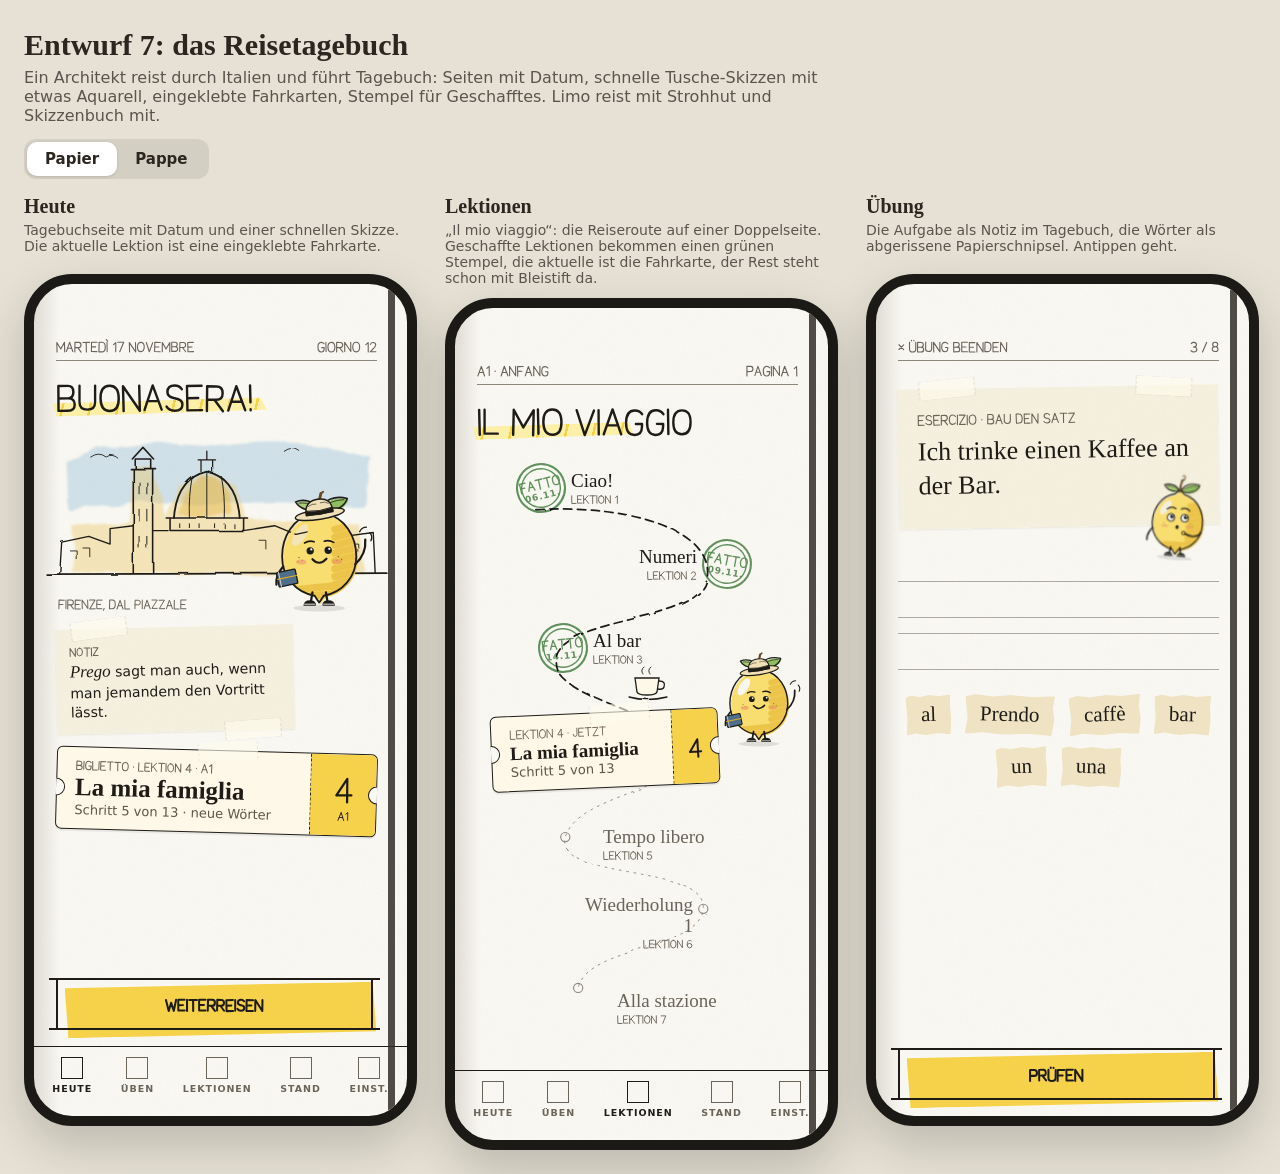
<file: docs/superpowers/entwuerfe/entwurf7-reisetagebuch.html>
<!DOCTYPE html><html lang="de"><head><meta charset="utf-8"><meta name="viewport" content="width=device-width, initial-scale=1">
<title>Limo-Look Entwurf 7</title><style>
.handy {
  --papier: #fbfaf5; --tusche: #1f1c18; --tusche-leise: #8d867a; --text-leise: #6b6459;
  --c-gelb-hell: #fcefa8; --c-gelb: #f6d24a; --c-gelb-dunkel: #e2ac24;
  --c-gruen: #a9cd78; --c-gruen-dunkel: #7fae4e; --c-grau: #d6d0c4; --c-grau-dunkel: #bdb5a7;
  --transparent: rgba(247, 242, 222, .82); --klebeband: rgba(255, 252, 238, .62);
  --t1: .7px; --t3: 1.2px; --t5: 1.8px; --t8: 2.6px;   /* Tuschestifte 0.1 · 0.3 · 0.5 · 0.8 */
  --struktur: url("data:image/svg+xml;utf8,<svg xmlns='http://www.w3.org/2000/svg' width='180' height='180'><filter id='n'><feTurbulence type='fractalNoise' baseFrequency='.9' numOctaves='3' stitchTiles='stitch'/><feColorMatrix values='0 0 0 0 .4  0 0 0 0 .35  0 0 0 0 .25  0 0 0 .07 0'/></filter><rect width='100%' height='100%' filter='url(%23n)'/></svg>");
  --serif: ui-serif, "New York", Georgia, "Times New Roman", serif;
  --sans: -apple-system, BlinkMacSystemFont, "Segoe UI", system-ui, sans-serif;
}
.handy.pappe {
  --struktur: url("data:image/svg+xml;utf8,<svg xmlns='http://www.w3.org/2000/svg' width='240' height='240'><filter id='f'><feTurbulence type='fractalNoise' baseFrequency='.95 .09' numOctaves='3' seed='4' stitchTiles='stitch'/><feColorMatrix values='0 0 0 0 .25  0 0 0 0 .2  0 0 0 0 .12  0 0 0 .16 -.02'/></filter><filter id='h'><feTurbulence type='fractalNoise' baseFrequency='.8 .1' numOctaves='2' seed='12' stitchTiles='stitch'/><feColorMatrix values='0 0 0 0 1  0 0 0 0 1  0 0 0 0 .95  0 0 0 .14 -.03'/></filter><filter id='s'><feTurbulence type='turbulence' baseFrequency='.5' numOctaves='1' seed='3' stitchTiles='stitch'/><feColorMatrix values='0 0 0 0 .3  0 0 0 0 .25  0 0 0 0 .18  0 0 0 -2.2 1.1'/></filter><rect width='100%' height='100%' filter='url(%23f)'/><rect width='100%' height='100%' filter='url(%23h)'/><rect width='100%' height='100%' filter='url(%23s)' opacity='.35'/></svg>");
  --transparent: rgba(250, 247, 236, .55); --klebeband: rgba(255, 252, 238, .5);
}

* { box-sizing: border-box; }
body { margin: 0; background: #e6e1d4; color: #2b2620; font-family: -apple-system, BlinkMacSystemFont, "Segoe UI", system-ui, sans-serif; }
header.seite { max-width: 1320px; margin: 0 auto; padding: 28px 24px 4px; }
header.seite h1 { font-family: ui-serif, "New York", Georgia, serif; margin: 0 0 6px; font-size: 30px; }
header.seite p { margin: 0; opacity: .75; max-width: 820px; }
.zeile-titel { max-width: 1320px; margin: 18px auto 0; padding: 0 24px; font: 600 15px system-ui, sans-serif; letter-spacing: .06em; text-transform: uppercase; opacity: .6; display: flex; gap: 18px; align-items: center; flex-wrap: wrap; }
.zeile-titel label { text-transform: none; letter-spacing: 0; font-weight: 500; display: flex; gap: 8px; align-items: center; }
.reihe { max-width: 1320px; margin: 0 auto; padding: 12px 24px 24px; display: flex; gap: 28px; overflow-x: auto; }
.vorschlag { flex: 0 0 auto; width: 393px; }
.vorschlag > h2 { font-family: ui-serif, "New York", Georgia, serif; font-size: 20px; margin: 0 0 4px; }
.vorschlag > .was { font-size: 14px; opacity: .75; margin: 0 0 12px; min-height: 40px; }

.handy { width: 393px; height: 852px; border-radius: 48px; border: 10px solid #1b1a17; position: relative;
  background-color: var(--papier); background-image: var(--struktur); color: var(--tusche);
  overflow: hidden; display: flex; flex-direction: column; box-shadow: 0 20px 50px rgba(0,0,0,.18); }
.inhalt { flex: 1; padding: 54px 22px 16px; display: flex; flex-direction: column; gap: 16px; overflow: hidden; position: relative; z-index: 0; }
svg.limo { display: block; color: var(--tusche); }
.handy:not(.pappe) .posca { display: none; }

/* Copic: Streifen, die sich überlappen; multiply = Farbe legt sich wie Marker aufs Papier */
.copic { background: repeating-linear-gradient(104deg, var(--m) 0 12px, var(--m2) 12px 14.5px, var(--m) 14.5px 27px);
  mix-blend-mode: multiply; clip-path: polygon(1% 6%, 97% 0, 100% 88%, 3% 100%); }
.c-gelb { --m: var(--c-gelb); --m2: var(--c-gelb-dunkel); }
.c-hell { --m: var(--c-gelb-hell); --m2: var(--c-gelb); }
.c-gruen { --m: var(--c-gruen); --m2: var(--c-gruen-dunkel); }
.c-grau { --m: var(--c-grau); --m2: var(--c-grau-dunkel); }
/* grauer Marker nur als Schatten rechts und unten (L-Form) */
.lektion > .c-grau { clip-path: polygon(calc(100% - 11px) 0, 100% 2%, 99% 100%, 1% 99%, 0 calc(100% - 11px), calc(100% - 11px) calc(100% - 11px)); }
.kachel > .c-grau { clip-path: polygon(calc(100% - 7px) 0, 100% 4%, 98% 100%, 2% 98%, 0 calc(100% - 7px), calc(100% - 7px) calc(100% - 7px)); }
.halt.jetzt.links { transform: translate(calc(-100% - 32px), -19px); }

/* Tusche-Rahmen mit überstehenden Linien oben/unten */
.rahmen { position: relative; border-left: var(--b, var(--t5)) solid var(--tusche); border-right: var(--b, var(--t5)) solid var(--tusche); isolation: isolate; }
.rahmen::after { content: ""; position: absolute; inset: 0 -9px; border-top: var(--b, var(--t5)) solid var(--tusche); border-bottom: var(--b, var(--t5)) solid var(--tusche); pointer-events: none; }
.rahmen > .fuellung { position: absolute; z-index: -1; pointer-events: none; }

/* Leiste unten */
.leiste { display: flex; justify-content: space-around; padding: 10px 4px 22px; border-top: var(--t1) solid var(--tusche); font: 600 9.5px var(--sans); letter-spacing: .1em; text-transform: uppercase; color: var(--text-leise); position: relative; }
.leiste div { display: flex; flex-direction: column; align-items: center; gap: 4px; position: relative; }
.leiste div.an { color: var(--tusche); }
.leiste i { width: 22px; height: 22px; border: var(--t3) solid currentColor; display: block; position: relative; }
.leiste .an i::before { content: ""; position: absolute; inset: 3px -5px -5px 3px; --m: var(--c-gelb); --m2: var(--c-gelb-dunkel);
  background: repeating-linear-gradient(104deg, var(--m) 0 5px, var(--m2) 5px 6px); mix-blend-mode: multiply; z-index: -1; }

/* Schrift */
.titel { font-size: 34px; margin: 0; line-height: 1.05; position: relative; display: inline-block; z-index: 0; }
.titel .unterstrich { position: absolute; left: -6px; right: -14px; bottom: 2px; height: 14px; z-index: -1; transform: rotate(-1.5deg); }
.beschrift { font: 600 13px var(--sans); text-transform: uppercase; letter-spacing: .16em; color: var(--text-leise); }

/* Heute */
.limo-buehne { position: relative; height: 290px; }
.limo-buehne svg.limo { position: absolute; width: 196px; left: -4px; bottom: 0; }
.notiz { position: absolute; right: 0; top: 14px; width: 196px; padding: 14px 14px 12px; font-size: 15px; line-height: 1.38; transform: rotate(1.6deg);
  background-color: var(--transparent); background-image: var(--struktur); box-shadow: 0 1px 2px rgba(0,0,0,.06); }
.notiz em { font-family: var(--serif); font-size: 17px; }
.notiz::before, .notiz::after, .karteikarte::before, .karteikarte::after { content: ""; position: absolute; width: 54px; height: 18px; background: var(--klebeband);
  border-left: 1px dashed rgba(0,0,0,.08); border-right: 1px dashed rgba(0,0,0,.08); box-shadow: 0 0 0 .5px rgba(0,0,0,.05); }
.notiz::before { top: -9px; left: 16px; transform: rotate(-6deg); }
.notiz::after { bottom: -8px; right: 14px; transform: rotate(-3deg); }
.lektion { padding: 14px 16px 16px; }
.lektion .fuellung { inset: 9px -10px -10px 9px; }   /* grauer Marker-Schatten */
.lektion h3 { font-family: var(--serif); font-size: 27px; margin: 4px 0 2px; font-weight: 600; }
.lektion .leise { color: var(--text-leise); font-size: 14px; }
.skala { margin-top: 14px; height: 22px; position: relative; }
.skala svg { width: 100%; height: 100%; overflow: visible; display: block; }
.knopf { padding: 17px; text-align: center; font: 700 15px var(--sans); text-transform: uppercase; letter-spacing: .16em; --b: var(--t8); }
.knopf .fuellung { inset: 6px -5px -6px 7px; transform: rotate(-.8deg); }

/* Lektionen */
.pfad { position: relative; height: 610px; flex: 0 0 auto; }
.pfad svg.weg { position: absolute; inset: 0; width: 100%; height: 100%; overflow: visible; }
.weg .vor { stroke: var(--tusche-leise); stroke-width: .7; fill: none; }
.weg .tusche { stroke: var(--tusche); stroke-width: 2.6; fill: none; stroke-linecap: round; }
.weg .kreis { stroke: var(--tusche); stroke-width: 1.6; fill: none; }
.weg .kreis.leicht { stroke-width: .8; stroke: var(--tusche-leise); }
.weg text { font: 700 14px var(--sans); fill: var(--tusche); }
.weg text.leise { fill: var(--tusche-leise); font-weight: 600; font-size: 11px; }
.halt { position: absolute; transform: translate(24px, -19px); }
.halt.links { transform: translate(calc(-100% - 24px), -19px); text-align: right; }
.halt.unten { transform: translate(-50%, 16px); text-align: center; white-space: nowrap; }
.halt .name { font-family: var(--serif); font-size: 18px; line-height: 1.15; position: relative; z-index: 0; }
.halt .nr { font: 600 10px var(--sans); letter-spacing: .14em; text-transform: uppercase; color: var(--text-leise); }
.halt.jetzt .name { font-size: 23px; font-style: italic; }
.halt.jetzt .name i { position: absolute; left: -6px; right: -8px; top: 52%; height: 15px; z-index: -1; transform: rotate(-2deg); }
.halt.offen .name { color: var(--text-leise); }

/* Übung */
.oben { font: 600 11px var(--sans); text-transform: uppercase; letter-spacing: .16em; }
.karteikarte { position: relative; padding: 22px 20px 26px; margin-top: 10px; transform: rotate(-1deg);
  background-color: var(--transparent); background-image: var(--struktur); box-shadow: 0 1px 2px rgba(0,0,0,.06); }
.karteikarte::before { top: -9px; left: 22px; transform: rotate(-5deg); }
.karteikarte::after { top: -8px; right: 26px; transform: rotate(4deg); }
.karteikarte .it { font-family: var(--serif); font-size: 26px; line-height: 1.3; margin-top: 8px; }
.karteikarte svg.limo { position: absolute; width: 80px; right: 4px; bottom: -36px; }
.ablage { position: relative; min-height: 112px; display: flex; flex-wrap: wrap; gap: 12px 14px; align-content: flex-start; padding: 12px 6px; margin-top: 24px;
  /* Hilfslinien wie beim Beschriften: je zwei feine Linien */
  background-image: linear-gradient(var(--tusche-leise), var(--tusche-leise)), linear-gradient(var(--tusche-leise), var(--tusche-leise)),
                    linear-gradient(var(--tusche-leise), var(--tusche-leise)), linear-gradient(var(--tusche-leise), var(--tusche-leise));
  background-size: 100% .7px; background-repeat: no-repeat; background-position: 0 14px, 0 50px, 0 66px, 0 102px; }
.vorrat { display: flex; flex-wrap: wrap; gap: 12px 14px; justify-content: center; }
.kachel { font-family: var(--serif); font-size: 21px; padding: 6px 14px; cursor: pointer; user-select: none; background: var(--papier); --b: var(--t3); }
.handy.pappe .kachel { background: #fbf9f2; }
.kachel .fuellung { inset: 5px -6px -6px 5px; }
.kachel.hops { animation: hops .32s ease-out; }
@keyframes hops { 0% { transform: translateY(0) rotate(0) } 45% { transform: translateY(-6px) rotate(-1.5deg) } 100% { transform: translateY(0) rotate(0) } }

.skala rect { fill: #f6d24a; }
.knopf > .copic { background: var(--c-gelb); clip-path: polygon(0 4%, 99% 0, 100% 95%, 1% 100%); }
.leiste .an i::before { background: var(--c-gelb); }
.steuerung { display: flex; gap: 20px; align-items: center; flex-wrap: wrap; margin-top: 14px; }
.steuerung label { display: flex; gap: 8px; align-items: center; }
.steuerung label[hidden] { display: none; }
.wahl { display: inline-flex; background: rgba(0,0,0,.08); border-radius: 12px; padding: 3px; }
.wahl button { border: 0; background: none; font: 600 15px system-ui, sans-serif; padding: 8px 18px; border-radius: 10px; cursor: pointer; color: inherit; }
.wahl button.an { background: #fff; box-shadow: 0 1px 3px rgba(0,0,0,.12); }
.breit { max-width: 1320px; margin: 0 auto; padding: 12px 24px 0; }
.handy.figuren { width: auto; height: auto; border-radius: 22px; border: 0; flex-direction: row; flex-wrap: wrap; gap: 24px; padding: 20px 24px; box-shadow: none; overflow: visible; }
.figuren figure { margin: 0; flex: 1 1 300px; display: flex; gap: 14px; align-items: center; }
.figuren svg.limo { width: 150px; flex: 0 0 auto; }
.figuren figcaption { display: flex; flex-direction: column; gap: 6px; font-size: 14px; color: var(--text-leise); line-height: 1.4; }
.figuren figcaption b { font-size: 20px; color: var(--tusche); }
.hinweis-text { max-width: 1320px; margin: 8px auto 0; padding: 0 24px; font-size: 14px; opacity: .7; }
.hand-svg { display: inline-block; vertical-align: middle; overflow: visible; }
.knopf .hand-svg { margin: -4px 0; }
.limo-halt { position: absolute; z-index: 2; }
.weg .schwelle { stroke: var(--tusche); stroke-width: 1.2; }
.weg .schwelle.leicht { stroke: var(--tusche-leise); stroke-width: .7; }
.weg .schiene { stroke: var(--tusche); stroke-width: 2.2; fill: none; stroke-linejoin: round; }
.weg .schiene.leicht { stroke: var(--tusche-leise); stroke-width: .8; }
.weg .pfosten { stroke: var(--tusche); stroke-width: 1.2; }
.weg .schild { fill: var(--papier); stroke: var(--tusche); stroke-width: 1.5; }
.weg .schild.leicht { stroke: var(--tusche-leise); stroke-width: .9; }
.weg .schild-farbe { fill: var(--c-gelb); mix-blend-mode: multiply; }
.weg svg { color: var(--tusche); }
.weg svg.leise { color: var(--tusche-leise); }
.weg .haken { stroke: var(--c-gruen-dunkel); stroke-width: 3; fill: none; stroke-linecap: round; stroke-linejoin: round; }
.weg .hoehe polyline { fill: none; stroke: var(--tusche-leise); stroke-width: .7; }
.weg .hoehe polyline.stark { stroke-width: 1.2; }
.weg .pfad-offen { fill: none; stroke: var(--tusche); stroke-width: 1.4; stroke-dasharray: 5 7; opacity: .55; }
.weg .pfad-tusche { fill: none; stroke: var(--tusche); stroke-width: 3; stroke-linecap: round; }
.weg .mast { stroke: var(--tusche); stroke-width: 2; }
.weg .fahne { fill: var(--c-gelb); stroke: var(--tusche); stroke-width: 1.6; stroke-linejoin: round; }
.weg .halt-fertig { fill: var(--c-gruen); stroke: var(--tusche); stroke-width: 1.6; }
.weg .halt-jetzt { fill: var(--c-gelb); stroke: var(--tusche); stroke-width: 2.4; }
.weg .halt-offen { fill: var(--papier); stroke: var(--tusche-leise); stroke-width: 1.2; }
.pfad .halt { transform: translate(16px, -12px); }
.pfad .halt.links { transform: translate(calc(-100% - 16px), -12px); text-align: right; }
.pfad .halt.jetzt { transform: translate(20px, -14px); }
.pfad .halt.jetzt.links { transform: translate(calc(-100% - 20px), -14px); }
.pfad .halt .name { padding: 0 3px; }
.buchseite { position: relative; flex: 1; margin: 6px -22px 0; padding: 4px 22px 0 64px;
  background-image: linear-gradient(90deg, transparent 50px, #e7a8a0 50px, #e7a8a0 51.5px, transparent 51.5px); }
.eintrag { position: relative; display: flex; align-items: center; gap: 14px; height: 58px; border-bottom: .7px solid var(--tusche-leise); }
.eintrag .kasten { width: 22px; height: 22px; border: 1.6px solid var(--tusche); transform: rotate(-3deg); flex: 0 0 auto; position: relative; }
.eintrag.fertig .kasten { background: var(--c-gruen); }
.eintrag.fertig .kasten::after { content: ""; position: absolute; left: 6px; top: -6px; width: 8px; height: 18px; border-right: 3px solid var(--tusche); border-bottom: 3px solid var(--tusche); transform: rotate(40deg); }
.eintrag.jetzt .kasten { border-width: 2.4px; }
.eintrag .name { font-family: var(--serif); font-size: 20px; position: relative; z-index: 0; }
.eintrag.jetzt .name { font-size: 23px; font-style: italic; }
.eintrag .name i { position: absolute; left: -6px; right: -10px; top: 45%; height: 16px; z-index: -1; transform: rotate(-1.5deg); }
.eintrag:not(.fertig):not(.jetzt) .name { color: var(--text-leise); }
.eintrag .nr { position: absolute; left: -40px; font: 600 12px var(--sans); color: var(--text-leise); }
.randnotiz { position: absolute; right: 0; top: 40px; font-size: 12px; transform: rotate(-3deg); color: var(--tusche); }
.buch-limo { position: absolute; right: -4px; top: 300px; width: 92px; }

/* Reisetagebuch */
.handy.tagebuch { background-image: linear-gradient(90deg, rgba(60, 45, 20, .13), rgba(60, 45, 20, 0) 26px), var(--struktur); }
.handy.tagebuch::after { content: ""; position: absolute; right: 12px; top: 0; bottom: 0; width: 7px; background: #2b2620; opacity: .82; border-radius: 2px; z-index: 5; pointer-events: none; }
.handy.tagebuch .inhalt { padding-right: 30px; }
.kopfzeile { display: flex; justify-content: space-between; font-size: 13px; color: var(--text-leise); border-bottom: .7px solid var(--tusche-leise); padding-bottom: 6px; }
.skizze { position: relative; margin: -4px -4px 0; }
.skizze svg { width: 100%; display: block; overflow: visible; }
.bildtext { position: absolute; left: 6px; bottom: -18px; font-size: 12px; color: var(--text-leise); }
.heute-limo { position: absolute; width: 118px; right: 26px; top: 196px; z-index: 3; }
.notiz.klein { position: relative; right: auto; top: auto; width: 74%; margin-top: 18px; transform: rotate(-1.4deg); font-size: 14px; }
.notiz .marke { display: block; font-size: 11px; color: var(--text-leise); margin-bottom: 2px; }
.ticket { position: relative; display: flex; background: #fdf8e8; border: 1.4px solid var(--tusche); border-radius: 6px; transform: rotate(1.6deg); margin-top: 2px; box-shadow: 0 2px 0 rgba(0,0,0,.06); }
.handy.pappe .ticket { background: #f6f1e2; }
.ticket::before { content: ""; position: absolute; width: 58px; height: 18px; left: 44%; top: -9px; background: var(--klebeband); transform: rotate(-4deg); border-left: 1px dashed rgba(0,0,0,.08); border-right: 1px dashed rgba(0,0,0,.08); }
.kerbe { position: absolute; top: 50%; width: 18px; height: 18px; border-radius: 50%; background: var(--papier); border: 1.4px solid var(--tusche); transform: translateY(-50%); }
.kerbe.l { left: -10px; clip-path: inset(0 0 0 50%); } .kerbe.r { right: -10px; clip-path: inset(0 50% 0 0); }
.ticket-text { flex: 1; padding: 10px 14px 11px 18px; }
.klein-hand { font-size: 11.5px; color: var(--text-leise); }
.ticket-titel { font-family: var(--serif); font-size: 25px; font-weight: 600; line-height: 1.15; margin-top: 2px; color: #1f1c18; }
.ticket-unter { font-size: 13px; color: #5e564a; }
.ticket-abriss { width: 66px; border-left: 1.6px dashed var(--tusche); display: flex; flex-direction: column; align-items: center; justify-content: center; gap: 2px; background: var(--c-gelb); color: #1f1c18; border-radius: 0 5px 5px 0; }
.ticket-abriss .hand { font-size: 32px; } .ticket-abriss .mini { font-size: 11px; }
.tagebuch .knopf { margin-right: 4px; }
/* Route */
.route { position: relative; height: 612px; flex: 0 0 auto; margin-top: -4px; }
.route > svg { position: absolute; inset: 0; width: 100%; height: 100%; overflow: visible; }
.route .gefahren { fill: none; stroke: var(--tusche); stroke-width: 1.9; stroke-dasharray: 9 6; stroke-linecap: round; }
.route .geplant { fill: none; stroke: var(--tusche-leise); stroke-width: 1; stroke-dasharray: 2 6; stroke-linecap: round; }
.route .punkt { fill: var(--tusche); } .route .punkt.offen { fill: none; stroke: var(--tusche-leise); stroke-width: 1.2; }
.stopp { position: absolute; transform: translate(30px, -50%); }
.stopp.links { transform: translate(calc(-100% - 30px), -50%); text-align: right; }
.stopp .name { font-family: var(--serif); font-size: 19px; line-height: 1.1; }
.stopp .nr { font-size: 10.5px; color: var(--text-leise); }
.stopp.offen .name { color: var(--text-leise); }
.stempel { position: absolute; width: 50px; height: 50px; border-radius: 50%; border: 2.2px solid #3f7a3a; box-shadow: inset 0 0 0 3px var(--papier), inset 0 0 0 4.4px #3f7a3a;
  color: #3f7a3a; display: flex; flex-direction: column; align-items: center; justify-content: center; opacity: .82; mix-blend-mode: multiply; font-size: 13px; line-height: 1.1; }
.stempel .datum { font: 600 9px var(--sans); letter-spacing: .08em; }
.ticket.mini { position: absolute; width: 228px; transform: rotate(-2.5deg); }
.ticket.mini .ticket-titel { font-size: 19px; white-space: nowrap; } .ticket.mini .ticket-abriss { width: 46px; } .ticket.mini .ticket-abriss .hand { font-size: 24px; }
.route-limo { position: absolute; width: 92px; z-index: 3; }
.route > svg.tasse { inset: auto; width: 44px; height: 36px; }
/* Papierschnipsel statt Kacheln */
.kachel.schnipsel { border: none; background: #efe3c4; padding: 7px 15px 8px;
  clip-path: polygon(0 6%, 12% 0, 30% 5%, 52% 0, 74% 4%, 100% 0, 98% 30%, 100% 62%, 97% 100%, 70% 96%, 44% 100%, 20% 95%, 0 100%, 3% 60%); }
.vorrat .kachel.schnipsel:nth-child(odd) { transform: rotate(-2deg); } .vorrat .kachel.schnipsel:nth-child(even) { transform: rotate(1.5deg); }
.handy.pappe .kachel.schnipsel { background: #f6efdc; }
</style></head><body><svg width="0" height="0" style="position:absolute">
  <defs>
    <filter id="tusche" x="-5%" y="-5%" width="110%" height="110%">
      <feTurbulence type="fractalNoise" baseFrequency="0.03" numOctaves="2" seed="8" result="r"/>
      <feDisplacementMap in="SourceGraphic" in2="r" scale="3"/>
    </filter>
    <pattern id="copic-gelb" width="14" height="14" patternUnits="userSpaceOnUse" patternTransform="rotate(-14)">
      <rect width="14" height="14" fill="#f6d24a"/><rect width="2.5" height="14" fill="#e2ac24"/>
    </pattern>
    <pattern id="copic-gruen" width="12" height="12" patternUnits="userSpaceOnUse" patternTransform="rotate(-14)">
      <rect width="12" height="12" fill="#a9cd78"/><rect width="2" height="12" fill="#7fae4e"/>
    </pattern>
  </defs>
</svg><svg width="0" height="0" style="position:absolute">
  <defs>
    <filter id="aquarell" x="-10%" y="-10%" width="120%" height="120%">
      <feTurbulence type="fractalNoise" baseFrequency="0.025" numOctaves="3" seed="2" result="r"/>
      <feDisplacementMap in="SourceGraphic" in2="r" scale="12" result="d"/>
      <feGaussianBlur in="d" stdDeviation="1.1"/>
    </filter>
  </defs>
</svg>

<header class="seite">
  <h1>Entwurf 7: das Reisetagebuch</h1>
  <p>Ein Architekt reist durch Italien und führt Tagebuch: Seiten mit Datum, schnelle Tusche-Skizzen mit etwas Aquarell, eingeklebte Fahrkarten, Stempel für Geschafftes. Limo reist mit Strohhut und Skizzenbuch mit.</p>
  <div class="steuerung">
    <div class="wahl"><button data-grund="papier" class="an">Papier</button><button data-grund="pappe">Pappe</button></div>
    <label id="regler-feld" hidden>dunkler <input type="range" id="regler" min="30" max="86" value="80"> heller · <span id="farbe"></span></label>
  </div>
</header>

<div class="reihe">

<section class="vorschlag">
  <h2>Heute</h2>
  <p class="was">Tagebuchseite mit Datum und einer schnellen Skizze. Die aktuelle Lektion ist eine eingeklebte Fahrkarte.</p>
  <div class="handy tagebuch">
    <div class="inhalt">
      <div class="kopfzeile"><span class="hand" data-staerke="1.1">Martedì 17 novembre</span><span class="hand" data-staerke="1.1">Giorno 12</span></div>
      <div><span class="titel hand" data-staerke="2.4">Buonasera!<i class="unterstrich copic c-hell"></i></span></div>
      <div class="skizze">
        <svg viewBox="0 0 340 170">
          <g filter="url(#aquarell)">
            <path d="M14 34 Q80 8 170 20 Q262 8 330 30 L326 84 Q240 72 170 80 Q92 72 16 84 Z" fill="#9fc3dc" opacity=".45"/>
            <path d="M22 150 L20 100 L80 96 L86 44 L104 42 L118 92 L132 58 Q160 40 188 58 L202 94 L318 100 L322 150 Z" fill="#ecc96a" opacity=".42"/>
            <path d="M132 92 Q134 56 160 48 Q186 56 188 92 Z" fill="#e2ac24" opacity=".35"/>
          </g>
          <g filter="url(#tusche)" fill="none" stroke="var(--tusche)" stroke-linecap="round" stroke-linejoin="round">
            <path d="M126 93 Q129 52 160 45 Q191 52 194 93" stroke-width="1.9"/>
            <path d="M160 45 L160 93 M145 50 Q141 70 142 93 M175 50 Q179 70 178 93" stroke-width="1"/>
            <path d="M154 45 L154 33 L166 33 L166 45 M151 33 L169 33 M160 33 L160 24" stroke-width="1.3"/>
            <path d="M118 93 L202 93 M122 93 L122 106 L198 106 L198 93" stroke-width="1.6"/>
            <path d="M132 99 l0 4 M142 99 l0 4 M152 99 l0 4 M168 99 l0 4 M178 99 l0 4 M188 99 l0 4" stroke-width="1"/>
            <path d="M84 150 L84 42 L104 42 L104 150 M81 42 L107 42 M86 42 L86 32 L102 32 L102 42 M83 32 L94 20 L105 32" stroke-width="1.6"/>
            <path d="M90 56 L90 68 M98 56 L98 68 M90 84 L90 96 M98 84 L98 96 M90 112 L90 124 M98 112 L98 124" stroke-width="1"/>
            <path d="M8 150 L10 118 L38 112 L60 120 L60 104 L84 101 M104 106 L120 106 M198 106 L230 101 L252 110 L280 104 L302 112 L332 108 L334 150" stroke-width="1.4"/>
            <path d="M18 126 l7 0 l0 9 M32 124 l7 0 l0 9 M214 116 l7 0 l0 9 M262 120 l7 0 l0 9 M290 122 l7 0 l0 9 M310 120 l7 0 l0 9" stroke-width=".9"/>
            <path d="M-6 151 L346 150" stroke-width="1.8"/>
            <path d="M40 30 q8 -6 16 0 q6 -4 12 1 M240 24 q8 -6 16 0" stroke-width=".9"/>
          </g>
        </svg>
        <span class="bildtext hand" data-staerke="1">Firenze, dal Piazzale</span>
      </div>
      <div class="heute-limo"><svg class="limo" viewBox="0 -14 210 236" aria-hidden="true">
      <defs><filter id="wln2" x="-10%" y="-10%" width="120%" height="120%">
        <feTurbulence type="fractalNoise" baseFrequency="0.035" numOctaves="2" seed="11" result="r"/>
        <feDisplacementMap in="SourceGraphic" in2="r" scale="2.6"/></filter></defs>
      <g filter="url(#wln2)"><g>
      <ellipse cx="100" cy="214" rx="46" ry="6" fill="currentColor" opacity="0.10"/>
      <path d="M88 186 L85 204" stroke="currentColor" stroke-width="4" fill="none" stroke-linecap="round" stroke-linejoin="round"/><path d="M112 186 L115 204" stroke="currentColor" stroke-width="4" fill="none" stroke-linecap="round" stroke-linejoin="round"/>
      <path d="M72 210 Q72 200 84 200 Q92 200 94 206 L94 210 Z" fill="currentColor"/>
      <path d="M106 210 L106 206 Q108 200 116 200 Q128 200 128 210 Z" fill="currentColor"/>
      <path d="M74 207 L92 207 M108 207 L126 207" stroke="#fbfaf5" stroke-width="1.6" fill="none" stroke-linecap="round" stroke-linejoin="round"/><defs><mask id="ln2"><path d="M100 34 C 104 38, 108 42, 112 46 C 146 54, 166 86, 166 122 C 166 158, 142 186, 108 192 C 105 197, 103 200, 100 204 C 97 200, 95 197, 92 192 C 58 186, 34 158, 34 122 C 34 86, 54 54, 88 46 C 92 42, 96 38, 100 34 Z" fill="#fff" transform="translate(3 3)"/>
        <ellipse cx="66" cy="84" rx="10" ry="22" transform="rotate(32 66 84)" fill="#000"/></mask></defs>
      <g mask="url(#ln2)" style="mix-blend-mode:multiply">
        <rect x="20" y="20" width="170" height="200" fill="#fcefa8"/>
        <g stroke="#f6d24a" stroke-width="15" stroke-linecap="round" opacity=".6"><path d="M10 50 L190 12 M10 63 L190 25 M10 76 L190 38 M10 89 L190 51 M10 102 L190 64 M10 115 L190 77 M10 128 L190 90 M10 141 L190 103 M10 154 L190 116 M10 167 L190 129 M10 180 L190 142 M10 193 L190 155 M10 206 L190 168 M10 219 L190 181"/></g>
        <g stroke="#e2ac24" stroke-width="13" stroke-linecap="round" opacity=".5"><path d="M128 74 L192 58 M128 88 L192 72 M128 102 L192 86 M128 116 L192 100 M128 130 L192 114 M128 144 L192 128 M128 158 L192 142 M128 172 L192 156 M128 186 L192 170 M48 182 L150 172 M60 194 L140 188"/></g>
      </g>
      <path class="posca" d="M58 96 Q62 76 78 66" stroke="#fff" stroke-width="4" fill="none" stroke-linecap="round"/>
      <path d="M100 34 C 104 38, 108 42, 112 46 C 146 54, 166 86, 166 122 C 166 158, 142 186, 108 192 C 105 197, 103 200, 100 204 C 97 200, 95 197, 92 192 C 58 186, 34 158, 34 122 C 34 86, 54 54, 88 46 C 92 42, 96 38, 100 34 Z" fill="none" stroke="#1f1c18" stroke-width="3.2" stroke-linejoin="round"/>
      <path d="M98 37 C 89 23, 72 19, 58 25 C 66 39, 86 43, 98 37 Z" fill="#a9cd78" style="mix-blend-mode:multiply" transform="translate(2 2)"/>
      <path d="M98 37 C 89 23, 72 19, 58 25 C 66 39, 86 43, 98 37 Z" fill="none" stroke="#1f1c18" stroke-width="2.8" stroke-linejoin="round"/>
      <path d="M96 35 C 88 29, 76 26, 64 27" stroke="#1f1c18" stroke-width="1.4" fill="none" stroke-linecap="round" stroke-linejoin="round"/>
      <path d="M102 37 C 109 21, 128 13, 150 19 C 144 37, 122 45, 102 37 Z" fill="#8fbd5e" style="mix-blend-mode:multiply" transform="translate(2 2)"/>
      <path d="M102 37 C 109 21, 128 13, 150 19 C 144 37, 122 45, 102 37 Z" fill="none" stroke="#1f1c18" stroke-width="2.8" stroke-linejoin="round"/>
      <path d="M104 35 C 115 27, 128 22, 144 21" stroke="#1f1c18" stroke-width="1.4" fill="none" stroke-linecap="round" stroke-linejoin="round"/>
      <path d="M100 40 C 99 30, 100 20, 103 10" stroke="#6B4A2B" stroke-width="5" fill="none" stroke-linecap="round" stroke-linejoin="round"/><path d="M103 10 L107 7" stroke="#6B4A2B" stroke-width="3.6" fill="none" stroke-linecap="round" stroke-linejoin="round"/><g transform="rotate(-9 100 40)" stroke="#1f1c18" stroke-width="2.6" stroke-linejoin="round">
          <ellipse cx="100" cy="47" rx="44" ry="9" fill="#efe0b8"/>
          <path d="M76 46 Q75 20 100 20 Q125 20 124 46 Z" fill="#efe0b8"/>
          <path d="M76.5 38 Q100 43 123.5 38 L124 45 Q100 50 76 45 Z" fill="#1f1c18" stroke-width="1.6"/>
          <path d="M82 30 Q90 26 96 28 M104 27 Q112 25 118 30" stroke="#1f1c18" stroke-width="1" fill="none" stroke-linecap="round" stroke-linejoin="round"/></g><path d="M36 140 Q22 156 24 172" stroke="currentColor" stroke-width="4" fill="none" stroke-linecap="round" stroke-linejoin="round"/><path d="M164 136 Q184 118 182 92" stroke="currentColor" stroke-width="4" fill="none" stroke-linecap="round" stroke-linejoin="round"/><path d="M190 80 Q196 86 192 94" stroke="currentColor" stroke-width="2.4" fill="none" stroke-linecap="round" stroke-linejoin="round"/><path d="M172 78 Q176 70 184 70" stroke="currentColor" stroke-width="2.4" fill="none" stroke-linecap="round" stroke-linejoin="round"/><g transform="rotate(-12 50 160)"><rect x="26" y="146" width="34" height="26" rx="2" fill="#4f6e8a" stroke="#1f1c18" stroke-width="2.4"/>
           <path d="M30 146 L30 172" stroke="#fbfaf5" stroke-width="1.2" fill="none" stroke-linecap="round" stroke-linejoin="round"/><path d="M26 158 L60 158" stroke="#e2ac24" stroke-width="2.2" fill="none" stroke-linecap="round" stroke-linejoin="round"/></g><circle cx="84" cy="112" r="6.5" fill="#1f1c18"/><circle cx="86" cy="109.5" r="2" fill="#fff"/>
         <circle cx="116" cy="111" r="6.5" fill="#1f1c18"/><circle cx="118" cy="108.5" r="2" fill="#fff"/><path d="M74 98 Q82 93 91 96" stroke="#1f1c18" stroke-width="3" fill="none" stroke-linecap="round" stroke-linejoin="round"/><path d="M109 95 Q117 92 126 97" stroke="#1f1c18" stroke-width="3" fill="none" stroke-linecap="round" stroke-linejoin="round"/><g fill="#1f1c18" opacity=".55"><circle cx="64" cy="124" r="1.3"/><circle cx="70" cy="129" r="1.2"/><circle cx="62" cy="131" r="1.1"/>
      <circle cx="134" cy="122" r="1.3"/><circle cx="140" cy="127" r="1.2"/><circle cx="132" cy="129" r="1.1"/></g><ellipse cx="68" cy="132" rx="9" ry="4.5" fill="#EF8E6E" opacity="0.55"/><ellipse cx="132" cy="131" rx="9" ry="4.5" fill="#EF8E6E" opacity="0.55"/><path d="M88 127 Q100 140 113 126" stroke="#1f1c18" stroke-width="3.8" fill="none" stroke-linecap="round" stroke-linejoin="round"/></g></g></svg></div>
      <div class="notiz klein"><span class="hand marke" data-staerke="1">Notiz</span><em>Prego</em> sagt man auch, wenn man jemandem den Vortritt lässt.</div>
      <div class="ticket">
        <span class="kerbe l"></span><span class="kerbe r"></span>
        <div class="ticket-text">
          <div class="hand klein-hand" data-staerke="1">Biglietto · Lektion 4 · A1</div>
          <div class="ticket-titel">La mia famiglia</div>
          <div class="ticket-unter">Schritt 5 von 13 · neue Wörter</div>
        </div>
        <div class="ticket-abriss"><span class="hand" data-staerke="2.2">4</span><span class="hand mini" data-staerke=".9">A1</span></div>
      </div>
      <div style="flex:1"></div>
      <div class="rahmen knopf hand" data-staerke="2"><i class="fuellung copic c-gelb"></i>Weiterreisen</div>
    </div>
    <div class="leiste"><div class="an"><i></i>Heute</div><div><i></i>Üben</div><div><i></i>Lektionen</div><div><i></i>Stand</div><div><i></i>Einst.</div></div>
  </div>
</section>

<section class="vorschlag">
  <h2>Lektionen</h2>
  <p class="was">„Il mio viaggio“: die Reiseroute auf einer Doppelseite. Geschaffte Lektionen bekommen einen grünen Stempel, die aktuelle ist die Fahrkarte, der Rest steht schon mit Bleistift da.</p>
  <div class="handy tagebuch">
    <div class="inhalt">
      <div class="kopfzeile"><span class="hand" data-staerke="1.1">A1 · Anfang</span><span class="hand" data-staerke="1.1">Pagina 1</span></div>
      <div><span class="titel hand" data-staerke="2.4">Il mio viaggio<i class="unterstrich copic c-hell" style="right:60px"></i></span></div>
      <div class="route"><svg viewBox="0 0 349 612"><g filter="url(#tusche)">
  <path class="gefahren" d="M64 36 C 170 30, 260 60, 250 112 C 240 160, 100 150, 86 196 C 74 240, 200 252, 220 292"/>
  <path class="geplant" d="M220 292 C 240 342, 110 342, 96 392 C 84 440, 250 420, 246 470 C 242 515, 120 510, 110 556"/>
  <circle cx="96" cy="392" r="5" class="punkt offen"/><circle cx="246" cy="470" r="5" class="punkt offen"/><circle cx="110" cy="556" r="5" class="punkt offen"/></g></svg><div class="stopp" style="left:64px;top:36px">
    <div class="name">Ciao!</div><div class="nr hand" data-staerke=".9">Lektion 1</div></div><div class="stempel" style="left:39px;top:11px;transform:rotate(-14deg)"><span class="hand" data-staerke="1.3">Fatto</span><span class="datum">06.11.</span></div><div class="stopp links" style="left:250px;top:112px">
    <div class="name">Numeri</div><div class="nr hand" data-staerke=".9">Lektion 2</div></div><div class="stempel" style="left:225px;top:87px;transform:rotate(10deg)"><span class="hand" data-staerke="1.3">Fatto</span><span class="datum">09.11.</span></div><div class="stopp" style="left:86px;top:196px">
    <div class="name">Al bar</div><div class="nr hand" data-staerke=".9">Lektion 3</div></div><div class="stempel" style="left:61px;top:171px;transform:rotate(-6deg)"><span class="hand" data-staerke="1.3">Fatto</span><span class="datum">14.11.</span></div><div class="stopp offen" style="left:96px;top:392px">
    <div class="name">Tempo libero</div><div class="nr hand" data-staerke=".9">Lektion 5</div></div><div class="stopp links offen" style="left:246px;top:470px">
    <div class="name">Wiederholung 1</div><div class="nr hand" data-staerke=".9">Lektion 6</div></div><div class="stopp offen" style="left:110px;top:556px">
    <div class="name">Alla stazione</div><div class="nr hand" data-staerke=".9">Lektion 7</div></div><div class="ticket mini" style="left:14px;top:258px"><span class="kerbe l"></span><span class="kerbe r"></span>
    <div class="ticket-text"><div class="hand klein-hand" data-staerke=".9">Lektion 4 · jetzt</div><div class="ticket-titel">La mia famiglia</div><div class="ticket-unter">Schritt 5 von 13</div></div>
    <div class="ticket-abriss"><span class="hand" data-staerke="2">4</span></div></div>
  <div class="route-limo" style="left:238px;top:192px"><svg class="limo" viewBox="0 -14 210 236" aria-hidden="true">
      <defs><filter id="wln1" x="-10%" y="-10%" width="120%" height="120%">
        <feTurbulence type="fractalNoise" baseFrequency="0.035" numOctaves="2" seed="11" result="r"/>
        <feDisplacementMap in="SourceGraphic" in2="r" scale="2.6"/></filter></defs>
      <g filter="url(#wln1)"><g>
      <ellipse cx="100" cy="214" rx="46" ry="6" fill="currentColor" opacity="0.10"/>
      <path d="M88 186 L85 204" stroke="currentColor" stroke-width="4" fill="none" stroke-linecap="round" stroke-linejoin="round"/><path d="M112 186 L115 204" stroke="currentColor" stroke-width="4" fill="none" stroke-linecap="round" stroke-linejoin="round"/>
      <path d="M72 210 Q72 200 84 200 Q92 200 94 206 L94 210 Z" fill="currentColor"/>
      <path d="M106 210 L106 206 Q108 200 116 200 Q128 200 128 210 Z" fill="currentColor"/>
      <path d="M74 207 L92 207 M108 207 L126 207" stroke="#fbfaf5" stroke-width="1.6" fill="none" stroke-linecap="round" stroke-linejoin="round"/><defs><mask id="ln1"><path d="M100 34 C 104 38, 108 42, 112 46 C 146 54, 166 86, 166 122 C 166 158, 142 186, 108 192 C 105 197, 103 200, 100 204 C 97 200, 95 197, 92 192 C 58 186, 34 158, 34 122 C 34 86, 54 54, 88 46 C 92 42, 96 38, 100 34 Z" fill="#fff" transform="translate(3 3)"/>
        <ellipse cx="66" cy="84" rx="10" ry="22" transform="rotate(32 66 84)" fill="#000"/></mask></defs>
      <g mask="url(#ln1)" style="mix-blend-mode:multiply">
        <rect x="20" y="20" width="170" height="200" fill="#fcefa8"/>
        <g stroke="#f6d24a" stroke-width="15" stroke-linecap="round" opacity=".6"><path d="M10 50 L190 12 M10 63 L190 25 M10 76 L190 38 M10 89 L190 51 M10 102 L190 64 M10 115 L190 77 M10 128 L190 90 M10 141 L190 103 M10 154 L190 116 M10 167 L190 129 M10 180 L190 142 M10 193 L190 155 M10 206 L190 168 M10 219 L190 181"/></g>
        <g stroke="#e2ac24" stroke-width="13" stroke-linecap="round" opacity=".5"><path d="M128 74 L192 58 M128 88 L192 72 M128 102 L192 86 M128 116 L192 100 M128 130 L192 114 M128 144 L192 128 M128 158 L192 142 M128 172 L192 156 M128 186 L192 170 M48 182 L150 172 M60 194 L140 188"/></g>
      </g>
      <path class="posca" d="M58 96 Q62 76 78 66" stroke="#fff" stroke-width="4" fill="none" stroke-linecap="round"/>
      <path d="M100 34 C 104 38, 108 42, 112 46 C 146 54, 166 86, 166 122 C 166 158, 142 186, 108 192 C 105 197, 103 200, 100 204 C 97 200, 95 197, 92 192 C 58 186, 34 158, 34 122 C 34 86, 54 54, 88 46 C 92 42, 96 38, 100 34 Z" fill="none" stroke="#1f1c18" stroke-width="3.2" stroke-linejoin="round"/>
      <path d="M98 37 C 89 23, 72 19, 58 25 C 66 39, 86 43, 98 37 Z" fill="#a9cd78" style="mix-blend-mode:multiply" transform="translate(2 2)"/>
      <path d="M98 37 C 89 23, 72 19, 58 25 C 66 39, 86 43, 98 37 Z" fill="none" stroke="#1f1c18" stroke-width="2.8" stroke-linejoin="round"/>
      <path d="M96 35 C 88 29, 76 26, 64 27" stroke="#1f1c18" stroke-width="1.4" fill="none" stroke-linecap="round" stroke-linejoin="round"/>
      <path d="M102 37 C 109 21, 128 13, 150 19 C 144 37, 122 45, 102 37 Z" fill="#8fbd5e" style="mix-blend-mode:multiply" transform="translate(2 2)"/>
      <path d="M102 37 C 109 21, 128 13, 150 19 C 144 37, 122 45, 102 37 Z" fill="none" stroke="#1f1c18" stroke-width="2.8" stroke-linejoin="round"/>
      <path d="M104 35 C 115 27, 128 22, 144 21" stroke="#1f1c18" stroke-width="1.4" fill="none" stroke-linecap="round" stroke-linejoin="round"/>
      <path d="M100 40 C 99 30, 100 20, 103 10" stroke="#6B4A2B" stroke-width="5" fill="none" stroke-linecap="round" stroke-linejoin="round"/><path d="M103 10 L107 7" stroke="#6B4A2B" stroke-width="3.6" fill="none" stroke-linecap="round" stroke-linejoin="round"/><g transform="rotate(-9 100 40)" stroke="#1f1c18" stroke-width="2.6" stroke-linejoin="round">
          <ellipse cx="100" cy="47" rx="44" ry="9" fill="#efe0b8"/>
          <path d="M76 46 Q75 20 100 20 Q125 20 124 46 Z" fill="#efe0b8"/>
          <path d="M76.5 38 Q100 43 123.5 38 L124 45 Q100 50 76 45 Z" fill="#1f1c18" stroke-width="1.6"/>
          <path d="M82 30 Q90 26 96 28 M104 27 Q112 25 118 30" stroke="#1f1c18" stroke-width="1" fill="none" stroke-linecap="round" stroke-linejoin="round"/></g><path d="M36 140 Q22 156 24 172" stroke="currentColor" stroke-width="4" fill="none" stroke-linecap="round" stroke-linejoin="round"/><path d="M164 136 Q184 118 182 92" stroke="currentColor" stroke-width="4" fill="none" stroke-linecap="round" stroke-linejoin="round"/><path d="M190 80 Q196 86 192 94" stroke="currentColor" stroke-width="2.4" fill="none" stroke-linecap="round" stroke-linejoin="round"/><path d="M172 78 Q176 70 184 70" stroke="currentColor" stroke-width="2.4" fill="none" stroke-linecap="round" stroke-linejoin="round"/><g transform="rotate(-12 50 160)"><rect x="26" y="146" width="34" height="26" rx="2" fill="#4f6e8a" stroke="#1f1c18" stroke-width="2.4"/>
           <path d="M30 146 L30 172" stroke="#fbfaf5" stroke-width="1.2" fill="none" stroke-linecap="round" stroke-linejoin="round"/><path d="M26 158 L60 158" stroke="#e2ac24" stroke-width="2.2" fill="none" stroke-linecap="round" stroke-linejoin="round"/></g><circle cx="84" cy="112" r="6.5" fill="#1f1c18"/><circle cx="86" cy="109.5" r="2" fill="#fff"/>
         <circle cx="116" cy="111" r="6.5" fill="#1f1c18"/><circle cx="118" cy="108.5" r="2" fill="#fff"/><path d="M74 98 Q82 93 91 96" stroke="#1f1c18" stroke-width="3" fill="none" stroke-linecap="round" stroke-linejoin="round"/><path d="M109 95 Q117 92 126 97" stroke="#1f1c18" stroke-width="3" fill="none" stroke-linecap="round" stroke-linejoin="round"/><g fill="#1f1c18" opacity=".55"><circle cx="64" cy="124" r="1.3"/><circle cx="70" cy="129" r="1.2"/><circle cx="62" cy="131" r="1.1"/>
      <circle cx="134" cy="122" r="1.3"/><circle cx="140" cy="127" r="1.2"/><circle cx="132" cy="129" r="1.1"/></g><ellipse cx="68" cy="132" rx="9" ry="4.5" fill="#EF8E6E" opacity="0.55"/><ellipse cx="132" cy="131" rx="9" ry="4.5" fill="#EF8E6E" opacity="0.55"/><path d="M88 127 Q100 140 113 126" stroke="#1f1c18" stroke-width="3.8" fill="none" stroke-linecap="round" stroke-linejoin="round"/></g></g></svg></div>
  <svg class="tasse" viewBox="0 0 44 36" style="left:150px;top:214px"><g filter="url(#tusche)" fill="none" stroke="var(--tusche)" stroke-width="1.3" stroke-linecap="round">
    <path d="M8 12 L10 26 Q11 29 20 29 Q29 29 30 26 L32 12 Z" fill="#fdf8e8"/><path d="M32 15 Q39 15 37 21 Q36 24 31 23"/><path d="M2 31 Q20 36 40 31"/>
    <path d="M16 8 q-3 -4 1 -7 M23 8 q-3 -4 1 -7" stroke-width=".9"/></g></svg></div>
    </div>
    <div class="leiste"><div><i></i>Heute</div><div><i></i>Üben</div><div class="an"><i></i>Lektionen</div><div><i></i>Stand</div><div><i></i>Einst.</div></div>
  </div>
</section>

<section class="vorschlag">
  <h2>Übung</h2>
  <p class="was">Die Aufgabe als Notiz im Tagebuch, die Wörter als abgerissene Papierschnipsel. Antippen geht.</p>
  <div class="handy tagebuch">
    <div class="inhalt">
      <div class="kopfzeile"><span class="hand" data-staerke="1.1">✕ Übung beenden</span><span class="hand" data-staerke="1.1">3 / 8</span></div>
      <div class="karteikarte">
        <div class="beschrift hand" data-staerke="1.1">Esercizio · Bau den Satz</div>
        <div class="it">Ich trinke einen Kaffee an der Bar.</div>
        <svg class="limo" viewBox="0 -14 210 236" aria-hidden="true">
      <defs><filter id="wln3" x="-10%" y="-10%" width="120%" height="120%">
        <feTurbulence type="fractalNoise" baseFrequency="0.035" numOctaves="2" seed="11" result="r"/>
        <feDisplacementMap in="SourceGraphic" in2="r" scale="2.6"/></filter></defs>
      <g filter="url(#wln3)"><g transform="rotate(6 100 200)"><path d="M104 12 Q114 6 110 -2 Q106 -6 103 -1" stroke="#6B4A2B" stroke-width="2.4" fill="none" stroke-linecap="round" stroke-linejoin="round"/>
      <ellipse cx="100" cy="214" rx="46" ry="6" fill="currentColor" opacity="0.10"/>
      <path d="M88 186 L85 204" stroke="currentColor" stroke-width="4" fill="none" stroke-linecap="round" stroke-linejoin="round"/><path d="M112 186 L115 204" stroke="currentColor" stroke-width="4" fill="none" stroke-linecap="round" stroke-linejoin="round"/>
      <path d="M72 210 Q72 200 84 200 Q92 200 94 206 L94 210 Z" fill="currentColor"/>
      <path d="M106 210 L106 206 Q108 200 116 200 Q128 200 128 210 Z" fill="currentColor"/>
      <path d="M74 207 L92 207 M108 207 L126 207" stroke="#fbfaf5" stroke-width="1.6" fill="none" stroke-linecap="round" stroke-linejoin="round"/><defs><mask id="ln3"><path d="M100 34 C 104 38, 108 42, 112 46 C 146 54, 166 86, 166 122 C 166 158, 142 186, 108 192 C 105 197, 103 200, 100 204 C 97 200, 95 197, 92 192 C 58 186, 34 158, 34 122 C 34 86, 54 54, 88 46 C 92 42, 96 38, 100 34 Z" fill="#fff" transform="translate(3 3)"/>
        <ellipse cx="66" cy="84" rx="10" ry="22" transform="rotate(32 66 84)" fill="#000"/></mask></defs>
      <g mask="url(#ln3)" style="mix-blend-mode:multiply">
        <rect x="20" y="20" width="170" height="200" fill="#fcefa8"/>
        <g stroke="#f6d24a" stroke-width="15" stroke-linecap="round" opacity=".6"><path d="M10 50 L190 12 M10 63 L190 25 M10 76 L190 38 M10 89 L190 51 M10 102 L190 64 M10 115 L190 77 M10 128 L190 90 M10 141 L190 103 M10 154 L190 116 M10 167 L190 129 M10 180 L190 142 M10 193 L190 155 M10 206 L190 168 M10 219 L190 181"/></g>
        <g stroke="#e2ac24" stroke-width="13" stroke-linecap="round" opacity=".5"><path d="M128 74 L192 58 M128 88 L192 72 M128 102 L192 86 M128 116 L192 100 M128 130 L192 114 M128 144 L192 128 M128 158 L192 142 M128 172 L192 156 M128 186 L192 170 M48 182 L150 172 M60 194 L140 188"/></g>
      </g>
      <path class="posca" d="M58 96 Q62 76 78 66" stroke="#fff" stroke-width="4" fill="none" stroke-linecap="round"/>
      <path d="M100 34 C 104 38, 108 42, 112 46 C 146 54, 166 86, 166 122 C 166 158, 142 186, 108 192 C 105 197, 103 200, 100 204 C 97 200, 95 197, 92 192 C 58 186, 34 158, 34 122 C 34 86, 54 54, 88 46 C 92 42, 96 38, 100 34 Z" fill="none" stroke="#1f1c18" stroke-width="3.2" stroke-linejoin="round"/>
      <path d="M98 37 C 89 23, 72 19, 58 25 C 66 39, 86 43, 98 37 Z" fill="#a9cd78" style="mix-blend-mode:multiply" transform="translate(2 2)"/>
      <path d="M98 37 C 89 23, 72 19, 58 25 C 66 39, 86 43, 98 37 Z" fill="none" stroke="#1f1c18" stroke-width="2.8" stroke-linejoin="round"/>
      <path d="M96 35 C 88 29, 76 26, 64 27" stroke="#1f1c18" stroke-width="1.4" fill="none" stroke-linecap="round" stroke-linejoin="round"/>
      <path d="M102 37 C 109 21, 128 13, 150 19 C 144 37, 122 45, 102 37 Z" fill="#8fbd5e" style="mix-blend-mode:multiply" transform="translate(2 2)"/>
      <path d="M102 37 C 109 21, 128 13, 150 19 C 144 37, 122 45, 102 37 Z" fill="none" stroke="#1f1c18" stroke-width="2.8" stroke-linejoin="round"/>
      <path d="M104 35 C 115 27, 128 22, 144 21" stroke="#1f1c18" stroke-width="1.4" fill="none" stroke-linecap="round" stroke-linejoin="round"/>
      <path d="M100 40 C 99 30, 100 20, 103 10" stroke="#6B4A2B" stroke-width="5" fill="none" stroke-linecap="round" stroke-linejoin="round"/><path d="M103 10 L107 7" stroke="#6B4A2B" stroke-width="3.6" fill="none" stroke-linecap="round" stroke-linejoin="round"/><path d="M36 140 Q22 156 24 172" stroke="currentColor" stroke-width="4" fill="none" stroke-linecap="round" stroke-linejoin="round"/><path d="M164 142 Q152 162 120 148" stroke="currentColor" stroke-width="4" fill="none" stroke-linecap="round" stroke-linejoin="round"/><circle cx="118" cy="147" r="4.5" fill="#f6d24a" stroke="#1f1c18" stroke-width="2.4"/><path d="M70 88 Q81 78 93 85" stroke="#1f1c18" stroke-width="3.2" fill="none" stroke-linecap="round" stroke-linejoin="round"/><path d="M107 85 Q119 78 130 88" stroke="#1f1c18" stroke-width="3.2" fill="none" stroke-linecap="round" stroke-linejoin="round"/><circle cx="82" cy="109" r="10" fill="#fff" stroke="#1f1c18" stroke-width="2.6"/><circle cx="84.5" cy="106.5" r="5" fill="#1f1c18"/><circle cx="86.5" cy="104.5" r="1.6" fill="#fff"/>
           <circle cx="118" cy="108" r="10" fill="#fff" stroke="#1f1c18" stroke-width="2.6"/><circle cx="120.5" cy="105.5" r="5" fill="#1f1c18"/><circle cx="122.5" cy="103.5" r="1.6" fill="#fff"/><g fill="#1f1c18" opacity=".55"><circle cx="64" cy="124" r="1.3"/><circle cx="70" cy="129" r="1.2"/><circle cx="62" cy="131" r="1.1"/>
      <circle cx="134" cy="122" r="1.3"/><circle cx="140" cy="127" r="1.2"/><circle cx="132" cy="129" r="1.1"/></g><ellipse cx="68" cy="132" rx="9" ry="4.5" fill="#EF8E6E" opacity="0.4"/><ellipse cx="132" cy="131" rx="9" ry="4.5" fill="#EF8E6E" opacity="0.4"/><ellipse cx="100" cy="133" rx="4" ry="5" fill="#1f1c18"/></g></g></svg>
      </div>
      <div class="ablage"></div>
      <div class="vorrat">
        <span class="kachel schnipsel">al</span><span class="kachel schnipsel">Prendo</span><span class="kachel schnipsel">caffè</span><span class="kachel schnipsel">bar</span><span class="kachel schnipsel">un</span><span class="kachel schnipsel">una</span>
      </div>
      <div style="flex:1"></div>
      <div class="rahmen knopf hand" data-staerke="2"><i class="fuellung copic c-gelb"></i>Prüfen</div>
    </div>
  </div>
</section>

</div>

<script>// Limo-Blockschrift: Großbuchstaben aus einzelnen Tusche-Strichen.
// Raster: Versalhöhe 10 Einheiten (y nach unten, 0 = oben, 10 = Grundlinie).
const Handschrift = (() => {
  const O = 'M3.6 0 Q0 0 0 5 Q0 10 3.6 10 Q7.2 10 7.2 5 Q7.2 0 3.6 0 Z';
  const P = 'M0 10 L0 0 L3.8 0 Q6.3 0 6.3 2.7 Q6.3 5.4 3.8 5.4 L0 5.4';
  const U = 'M0 0 L0 6.8 Q0 10 3.25 10 Q6.5 10 6.5 6.8 L6.5 0';
  const A = 'M0 10 L3.5 0 L7 10 M1.3 6.4 L5.7 6.4';
  const E = 'M6 0 L0 0 L0 10 L6 10 M0 5 L4.5 5';
  const pkt = (x, y = -2) => ` M${x} ${y} L${x} ${y + 0.3}`;
  const gravis = (x) => ` M${x - 0.8} -3 L${x + 0.8} -1.3`;
  const akut = (x) => ` M${x - 0.8} -1.3 L${x + 0.8} -3`;
  const Z = {
    A: [A, 7], B: ['M0 0 L0 10 M0 0 L3.8 0 Q6 0 6 2.5 Q6 5 3.8 5 L0 5 M3.8 5 Q6.5 5 6.5 7.5 Q6.5 10 3.8 10 L0 10', 6.5],
    C: ['M6.5 1.5 Q5.5 0 3.5 0 Q0 0 0 5 Q0 10 3.5 10 Q5.5 10 6.5 8.5', 6.5],
    D: ['M0 0 L0 10 L3 10 Q6.5 10 6.5 5 Q6.5 0 3 0 Z', 6.5], E: [E, 6], F: ['M6 0 L0 0 L0 10 M0 5 L4.5 5', 6],
    G: ['M6.5 1.5 Q5.5 0 3.5 0 Q0 0 0 5 Q0 10 3.5 10 Q6.5 10 6.5 6.5 L6.5 5.5 L4 5.5', 6.5],
    H: ['M0 0 L0 10 M6.5 0 L6.5 10 M0 5 L6.5 5', 6.5], I: ['M0 0 L0 10', 0],
    J: ['M4.5 0 L4.5 7.5 Q4.5 10 2.2 10 Q0 10 0 7.5', 4.5], K: ['M0 0 L0 10 M6 0 L0 6 M2 4.2 L6.3 10', 6.3],
    L: ['M0 0 L0 10 L5.5 10', 5.5], M: ['M0 10 L0 0 L4 7 L8 0 L8 10', 8], N: ['M0 10 L0 0 L6.5 10 L6.5 0', 6.5],
    O: [O, 7.2], P: [P, 6.3], Q: [O + ' M4.5 7.5 L7.4 10.6', 7.4], R: [P + ' M3 5.4 L6.5 10', 6.5],
    S: ['M6 1.4 Q5 0 3.2 0 Q0.3 0 0.3 2.6 Q0.3 4.6 3.2 5 Q6.3 5.4 6.3 7.5 Q6.3 10 3.2 10 Q1 10 0 8.4', 6.3],
    T: ['M0 0 L7 0 M3.5 0 L3.5 10', 7], U: [U, 6.5], V: ['M0 0 L3.5 10 L7 0', 7],
    W: ['M0 0 L2.3 10 L4.6 2.5 L6.9 10 L9.2 0', 9.2], X: ['M0 0 L6.5 10 M6.5 0 L0 10', 6.5],
    Y: ['M0 0 L3.4 5.2 L6.8 0 M3.4 5.2 L3.4 10', 6.8], Z: ['M0 0 L6.3 0 L0 10 L6.3 10', 6.3],
    'Ä': [A + pkt(2.2) + pkt(4.8), 7], 'Ö': [O + pkt(2.4) + pkt(4.8), 7.2], 'Ü': [U + pkt(2) + pkt(4.5), 6.5],
    'À': [A + gravis(3.5), 7], 'È': [E + gravis(3), 6], 'É': [E + akut(3), 6], 'Ì': ['M0 0 L0 10' + gravis(0), 0],
    'Ò': [O + gravis(3.6), 7.2], 'Ù': [U + gravis(3.25), 6.5],
    0: ['M3 0 Q0 0 0 5 Q0 10 3 10 Q6 10 6 5 Q6 0 3 0 Z', 6], 1: ['M0.5 2.2 L3 0 L3 10', 3],
    2: ['M0.3 2 Q1 0 3 0 Q6 0 6 2.8 Q6 4.6 0 10 L6.2 10', 6.2],
    3: ['M0.3 1.2 Q1.3 0 3 0 Q5.8 0 5.8 2.5 Q5.8 4.8 2.6 4.8 Q6.2 4.8 6.2 7.4 Q6.2 10 3 10 Q1 10 0 8.6', 6.2],
    4: ['M4.6 10 L4.6 0 L0 7 L6.4 7', 6.4], 5: ['M5.8 0 L1 0 L0.5 4.5 Q1.8 3.8 3 3.8 Q6.2 3.8 6.2 6.9 Q6.2 10 3 10 Q1 10 0 8.6', 6.2],
    6: ['M5.5 0.8 Q4.6 0 3.2 0 Q0 0 0 5.5 Q0 10 3.1 10 Q6.2 10 6.2 7 Q6.2 4 3.2 4 Q0.8 4 0 6', 6.2],
    7: ['M0 0 L6.2 0 L2.2 10', 6.2],
    8: ['M3.1 4.8 Q0.4 4.8 0.4 2.4 Q0.4 0 3.1 0 Q5.8 0 5.8 2.4 Q5.8 4.8 3.1 4.8 Q0 4.8 0 7.4 Q0 10 3.1 10 Q6.2 10 6.2 7.4 Q6.2 4.8 3.1 4.8 Z', 6.2],
    9: ['M6 4.5 Q5.2 6 3 6 Q0 6 0 3 Q0 0 3 0 Q6 0 6 4.5 Q6 10 2.8 10 Q1.4 10 0.6 9.2', 6],
    '!': ['M0 0 L0 6.8 M0 9.6 L0 10', 0], '?': ['M0 2 Q0.6 0 2.8 0 Q5.4 0 5.4 2.5 Q5.4 4.4 2.8 5.3 L2.8 7 M2.8 9.6 L2.8 10', 5.4],
    '.': ['M0 9.6 L0 10', 0], ',': ['M0.4 9.4 L-0.4 11.4', 0.4], ':': ['M0 3.6 L0 4 M0 9.6 L0 10', 0],
    '·': ['M0 4.8 L0 5.2', 0], '–': ['M0 5.5 L4.5 5.5', 4.5], '-': ['M0 5.5 L3 5.5', 3],
    "'": ['M0.4 0 L0 2.2', 0.4], '’': ['M0.4 0 L0 2.2', 0.4], '/': ['M4 0 L0 10', 4],
    '„': ['M0 9.4 L-0.5 11.2 M1.6 9.4 L1.1 11.2', 1.6], '“': ['M0.5 0 L0 1.8 M2.1 0 L1.6 1.8', 2.1],
    '(': ['M2 -0.6 Q0 2 0 5 Q0 8 2 10.6', 2], ')': ['M0 -0.6 Q2 2 2 5 Q2 8 0 10.6', 2],
    '✕': ['M0 2.5 L5 7.5 M5 2.5 L0 7.5', 5], '+': ['M0 5.5 L5 5.5 M2.5 3 L2.5 8', 5],
  };
  const ABSTAND = 2.1, WORT = 4.2;

  // kleine, feste Unregelmäßigkeit je Buchstabe (gleich bei jedem Laden)
  function zufall(n) { const x = Math.sin(n * 12.9898) * 43758.5453; return x - Math.floor(x); }

  function svg(text, { hoehe = 20, staerke = 1.6 } = {}) {
    const zeichen = [...text.toUpperCase().replace(/ß/g, 'SS')];
    let x = 0, teile = '';
    zeichen.forEach((z, i) => {
      if (z === ' ') { x += WORT; return; }
      const g = Z[z]; if (!g) { x += WORT; return; }
      const r = zufall(i + text.length * 7);
      const dreh = (r - 0.5) * 3.2, dy = (zufall(i + 3) - 0.5) * 0.5, s = 0.97 + zufall(i + 11) * 0.06;
      teile += `<path d="${g[0]}" transform="translate(${x.toFixed(2)} ${dy.toFixed(2)}) rotate(${dreh.toFixed(2)} ${g[1] / 2} 5) scale(${s.toFixed(3)})"/>`;
      x += g[1] + ABSTAND;
    });
    const einheit = hoehe / 10, breite = Math.max(x - ABSTAND, 0) + 2;
    const sw = (staerke / einheit).toFixed(3);
    return `<svg class="hand-svg" viewBox="-1 -3.6 ${breite.toFixed(2)} 16" width="${(breite * einheit).toFixed(1)}" height="${(16 * einheit).toFixed(1)}" aria-label="${text}" role="img">
      <g fill="none" stroke="currentColor" stroke-width="${sw}" stroke-linecap="round" stroke-linejoin="round">${teile}</g></svg>`;
  }

  // Elemente mit class="hand" umwandeln; Versalhöhe ≈ 0.72 × Schriftgröße
  function anwenden(wurzel = document) {
    wurzel.querySelectorAll('.hand').forEach(el => {
      if (el.dataset.fertig) return;
      const fs = parseFloat(getComputedStyle(el).fontSize);
      const staerke = parseFloat(el.dataset.staerke || Math.max(1, fs / 13));
      const rest = [...el.childNodes].filter(n => n.nodeType === 1);   // z. B. Marker-Unterstrich behalten
      const text = el.dataset.text || el.textContent.trim();
      el.innerHTML = svg(text, { hoehe: fs * 0.72, staerke });
      rest.forEach(n => el.appendChild(n));
      el.dataset.fertig = '1';
    });
  }
  return { svg, anwenden };
})();

Handschrift.anwenden();
const regler = document.getElementById('regler');
function pappeFarbe() {
  const L = +regler.value, dunkel = L < 55;
  document.getElementById('farbe').textContent = 'Helligkeit ' + L + ' %';
  document.querySelectorAll('.handy.pappe').forEach(h => {
    const s = h.style;
    s.setProperty('--papier', 'hsl(43 13% ' + L + '%)');
    s.setProperty('--tusche', dunkel ? '#f6f2ea' : '#1f1c18');
    s.setProperty('--tusche-leise', 'hsl(43 8% ' + (dunkel ? L + 28 : L - 30) + '%)');
    s.setProperty('--text-leise', dunkel ? '#dcd5c8' : '#4f483e');
  });
}
regler.addEventListener('input', pappeFarbe);
document.querySelectorAll('.wahl button').forEach(b => b.addEventListener('click', () => {
  document.querySelectorAll('.wahl button').forEach(x => x.classList.toggle('an', x === b));
  const pappe = b.dataset.grund === 'pappe';
  document.querySelectorAll('.handy').forEach(h => {
    h.classList.toggle('pappe', pappe);
    if (!pappe) ['--papier', '--tusche', '--tusche-leise', '--text-leise'].forEach(v => h.style.removeProperty(v));
  });
  document.getElementById('regler-feld').hidden = !pappe;
  if (pappe) pappeFarbe();
}));
document.querySelectorAll('.handy').forEach(h => {
  const ablage = h.querySelector('.ablage'), vorrat = h.querySelector('.vorrat');
  if (!ablage) return;
  h.querySelectorAll('.kachel').forEach(k => k.addEventListener('click', () => {
    (k.parentElement === vorrat ? ablage : vorrat).appendChild(k);
    k.classList.remove('hops'); void k.offsetWidth; k.classList.add('hops');
  }));
});

</script></body></html>
</file>
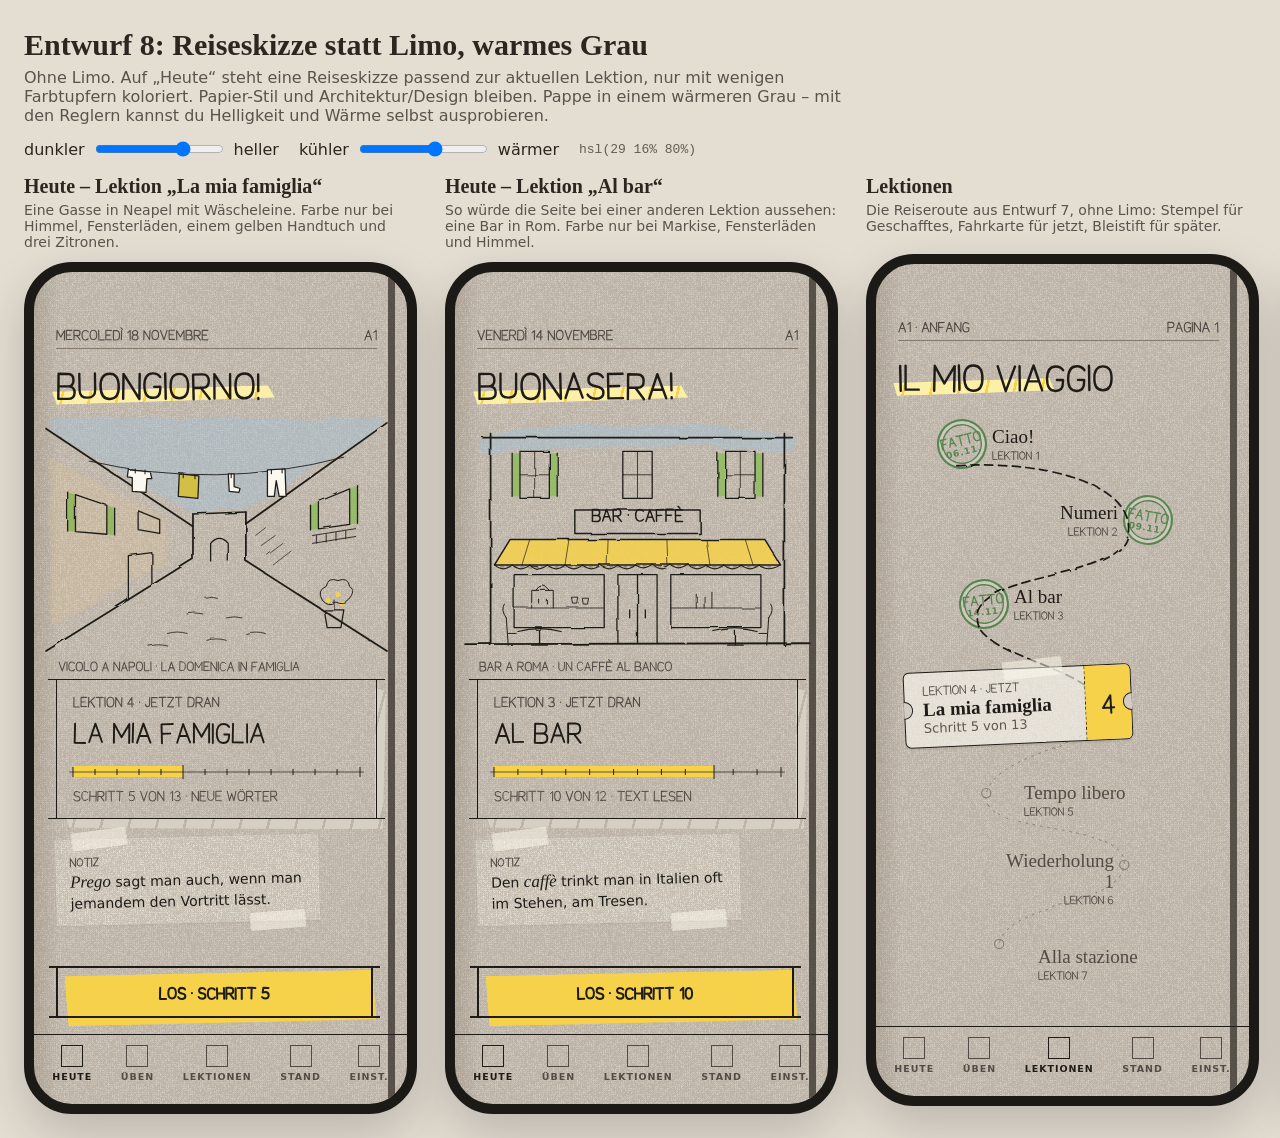
<file: docs/superpowers/entwuerfe/entwurf8-reiseskizze-warmgrau.html>
<!DOCTYPE html><html lang="de"><head><meta charset="utf-8"><meta name="viewport" content="width=device-width, initial-scale=1">
<title>Limo-Look Entwurf 8</title><style>
.handy {
  --papier: #fbfaf5; --tusche: #1f1c18; --tusche-leise: #8d867a; --text-leise: #6b6459;
  --c-gelb-hell: #fcefa8; --c-gelb: #f6d24a; --c-gelb-dunkel: #e2ac24;
  --c-gruen: #a9cd78; --c-gruen-dunkel: #7fae4e; --c-grau: #d6d0c4; --c-grau-dunkel: #bdb5a7;
  --transparent: rgba(247, 242, 222, .82); --klebeband: rgba(255, 252, 238, .62);
  --t1: .7px; --t3: 1.2px; --t5: 1.8px; --t8: 2.6px;   /* Tuschestifte 0.1 · 0.3 · 0.5 · 0.8 */
  --struktur: url("data:image/svg+xml;utf8,<svg xmlns='http://www.w3.org/2000/svg' width='180' height='180'><filter id='n'><feTurbulence type='fractalNoise' baseFrequency='.9' numOctaves='3' stitchTiles='stitch'/><feColorMatrix values='0 0 0 0 .4  0 0 0 0 .35  0 0 0 0 .25  0 0 0 .07 0'/></filter><rect width='100%' height='100%' filter='url(%23n)'/></svg>");
  --serif: ui-serif, "New York", Georgia, "Times New Roman", serif;
  --sans: -apple-system, BlinkMacSystemFont, "Segoe UI", system-ui, sans-serif;
}
.handy.pappe {
  --struktur: url("data:image/svg+xml;utf8,<svg xmlns='http://www.w3.org/2000/svg' width='240' height='240'><filter id='f'><feTurbulence type='fractalNoise' baseFrequency='.95 .09' numOctaves='3' seed='4' stitchTiles='stitch'/><feColorMatrix values='0 0 0 0 .25  0 0 0 0 .2  0 0 0 0 .12  0 0 0 .16 -.02'/></filter><filter id='h'><feTurbulence type='fractalNoise' baseFrequency='.8 .1' numOctaves='2' seed='12' stitchTiles='stitch'/><feColorMatrix values='0 0 0 0 1  0 0 0 0 1  0 0 0 0 .95  0 0 0 .14 -.03'/></filter><filter id='s'><feTurbulence type='turbulence' baseFrequency='.5' numOctaves='1' seed='3' stitchTiles='stitch'/><feColorMatrix values='0 0 0 0 .3  0 0 0 0 .25  0 0 0 0 .18  0 0 0 -2.2 1.1'/></filter><rect width='100%' height='100%' filter='url(%23f)'/><rect width='100%' height='100%' filter='url(%23h)'/><rect width='100%' height='100%' filter='url(%23s)' opacity='.35'/></svg>");
  --transparent: rgba(250, 247, 236, .55); --klebeband: rgba(255, 252, 238, .5);
}

* { box-sizing: border-box; }
body { margin: 0; background: #e6e1d4; color: #2b2620; font-family: -apple-system, BlinkMacSystemFont, "Segoe UI", system-ui, sans-serif; }
header.seite { max-width: 1320px; margin: 0 auto; padding: 28px 24px 4px; }
header.seite h1 { font-family: ui-serif, "New York", Georgia, serif; margin: 0 0 6px; font-size: 30px; }
header.seite p { margin: 0; opacity: .75; max-width: 820px; }
.zeile-titel { max-width: 1320px; margin: 18px auto 0; padding: 0 24px; font: 600 15px system-ui, sans-serif; letter-spacing: .06em; text-transform: uppercase; opacity: .6; display: flex; gap: 18px; align-items: center; flex-wrap: wrap; }
.zeile-titel label { text-transform: none; letter-spacing: 0; font-weight: 500; display: flex; gap: 8px; align-items: center; }
.reihe { max-width: 1320px; margin: 0 auto; padding: 12px 24px 24px; display: flex; gap: 28px; overflow-x: auto; }
.vorschlag { flex: 0 0 auto; width: 393px; }
.vorschlag > h2 { font-family: ui-serif, "New York", Georgia, serif; font-size: 20px; margin: 0 0 4px; }
.vorschlag > .was { font-size: 14px; opacity: .75; margin: 0 0 12px; min-height: 40px; }

.handy { width: 393px; height: 852px; border-radius: 48px; border: 10px solid #1b1a17; position: relative;
  background-color: var(--papier); background-image: var(--struktur); color: var(--tusche);
  overflow: hidden; display: flex; flex-direction: column; box-shadow: 0 20px 50px rgba(0,0,0,.18); }
.inhalt { flex: 1; padding: 54px 22px 16px; display: flex; flex-direction: column; gap: 16px; overflow: hidden; position: relative; z-index: 0; }
svg.limo { display: block; color: var(--tusche); }
.handy:not(.pappe) .posca { display: none; }

/* Copic: Streifen, die sich überlappen; multiply = Farbe legt sich wie Marker aufs Papier */
.copic { background: repeating-linear-gradient(104deg, var(--m) 0 12px, var(--m2) 12px 14.5px, var(--m) 14.5px 27px);
  mix-blend-mode: multiply; clip-path: polygon(1% 6%, 97% 0, 100% 88%, 3% 100%); }
.c-gelb { --m: var(--c-gelb); --m2: var(--c-gelb-dunkel); }
.c-hell { --m: var(--c-gelb-hell); --m2: var(--c-gelb); }
.c-gruen { --m: var(--c-gruen); --m2: var(--c-gruen-dunkel); }
.c-grau { --m: var(--c-grau); --m2: var(--c-grau-dunkel); }
/* grauer Marker nur als Schatten rechts und unten (L-Form) */
.lektion > .c-grau { clip-path: polygon(calc(100% - 11px) 0, 100% 2%, 99% 100%, 1% 99%, 0 calc(100% - 11px), calc(100% - 11px) calc(100% - 11px)); }
.kachel > .c-grau { clip-path: polygon(calc(100% - 7px) 0, 100% 4%, 98% 100%, 2% 98%, 0 calc(100% - 7px), calc(100% - 7px) calc(100% - 7px)); }
.halt.jetzt.links { transform: translate(calc(-100% - 32px), -19px); }

/* Tusche-Rahmen mit überstehenden Linien oben/unten */
.rahmen { position: relative; border-left: var(--b, var(--t5)) solid var(--tusche); border-right: var(--b, var(--t5)) solid var(--tusche); isolation: isolate; }
.rahmen::after { content: ""; position: absolute; inset: 0 -9px; border-top: var(--b, var(--t5)) solid var(--tusche); border-bottom: var(--b, var(--t5)) solid var(--tusche); pointer-events: none; }
.rahmen > .fuellung { position: absolute; z-index: -1; pointer-events: none; }

/* Leiste unten */
.leiste { display: flex; justify-content: space-around; padding: 10px 4px 22px; border-top: var(--t1) solid var(--tusche); font: 600 9.5px var(--sans); letter-spacing: .1em; text-transform: uppercase; color: var(--text-leise); position: relative; }
.leiste div { display: flex; flex-direction: column; align-items: center; gap: 4px; position: relative; }
.leiste div.an { color: var(--tusche); }
.leiste i { width: 22px; height: 22px; border: var(--t3) solid currentColor; display: block; position: relative; }
.leiste .an i::before { content: ""; position: absolute; inset: 3px -5px -5px 3px; --m: var(--c-gelb); --m2: var(--c-gelb-dunkel);
  background: repeating-linear-gradient(104deg, var(--m) 0 5px, var(--m2) 5px 6px); mix-blend-mode: multiply; z-index: -1; }

/* Schrift */
.titel { font-size: 34px; margin: 0; line-height: 1.05; position: relative; display: inline-block; z-index: 0; }
.titel .unterstrich { position: absolute; left: -6px; right: -14px; bottom: 2px; height: 14px; z-index: -1; transform: rotate(-1.5deg); }
.beschrift { font: 600 13px var(--sans); text-transform: uppercase; letter-spacing: .16em; color: var(--text-leise); }

/* Heute */
.limo-buehne { position: relative; height: 290px; }
.limo-buehne svg.limo { position: absolute; width: 196px; left: -4px; bottom: 0; }
.notiz { position: absolute; right: 0; top: 14px; width: 196px; padding: 14px 14px 12px; font-size: 15px; line-height: 1.38; transform: rotate(1.6deg);
  background-color: var(--transparent); background-image: var(--struktur); box-shadow: 0 1px 2px rgba(0,0,0,.06); }
.notiz em { font-family: var(--serif); font-size: 17px; }
.notiz::before, .notiz::after, .karteikarte::before, .karteikarte::after { content: ""; position: absolute; width: 54px; height: 18px; background: var(--klebeband);
  border-left: 1px dashed rgba(0,0,0,.08); border-right: 1px dashed rgba(0,0,0,.08); box-shadow: 0 0 0 .5px rgba(0,0,0,.05); }
.notiz::before { top: -9px; left: 16px; transform: rotate(-6deg); }
.notiz::after { bottom: -8px; right: 14px; transform: rotate(-3deg); }
.lektion { padding: 14px 16px 16px; }
.lektion .fuellung { inset: 9px -10px -10px 9px; }   /* grauer Marker-Schatten */
.lektion h3 { font-family: var(--serif); font-size: 27px; margin: 4px 0 2px; font-weight: 600; }
.lektion .leise { color: var(--text-leise); font-size: 14px; }
.skala { margin-top: 14px; height: 22px; position: relative; }
.skala svg { width: 100%; height: 100%; overflow: visible; display: block; }
.knopf { padding: 17px; text-align: center; font: 700 15px var(--sans); text-transform: uppercase; letter-spacing: .16em; --b: var(--t8); }
.knopf .fuellung { inset: 6px -5px -6px 7px; transform: rotate(-.8deg); }

/* Lektionen */
.pfad { position: relative; height: 610px; flex: 0 0 auto; }
.pfad svg.weg { position: absolute; inset: 0; width: 100%; height: 100%; overflow: visible; }
.weg .vor { stroke: var(--tusche-leise); stroke-width: .7; fill: none; }
.weg .tusche { stroke: var(--tusche); stroke-width: 2.6; fill: none; stroke-linecap: round; }
.weg .kreis { stroke: var(--tusche); stroke-width: 1.6; fill: none; }
.weg .kreis.leicht { stroke-width: .8; stroke: var(--tusche-leise); }
.weg text { font: 700 14px var(--sans); fill: var(--tusche); }
.weg text.leise { fill: var(--tusche-leise); font-weight: 600; font-size: 11px; }
.halt { position: absolute; transform: translate(24px, -19px); }
.halt.links { transform: translate(calc(-100% - 24px), -19px); text-align: right; }
.halt.unten { transform: translate(-50%, 16px); text-align: center; white-space: nowrap; }
.halt .name { font-family: var(--serif); font-size: 18px; line-height: 1.15; position: relative; z-index: 0; }
.halt .nr { font: 600 10px var(--sans); letter-spacing: .14em; text-transform: uppercase; color: var(--text-leise); }
.halt.jetzt .name { font-size: 23px; font-style: italic; }
.halt.jetzt .name i { position: absolute; left: -6px; right: -8px; top: 52%; height: 15px; z-index: -1; transform: rotate(-2deg); }
.halt.offen .name { color: var(--text-leise); }

/* Übung */
.oben { font: 600 11px var(--sans); text-transform: uppercase; letter-spacing: .16em; }
.karteikarte { position: relative; padding: 22px 20px 26px; margin-top: 10px; transform: rotate(-1deg);
  background-color: var(--transparent); background-image: var(--struktur); box-shadow: 0 1px 2px rgba(0,0,0,.06); }
.karteikarte::before { top: -9px; left: 22px; transform: rotate(-5deg); }
.karteikarte::after { top: -8px; right: 26px; transform: rotate(4deg); }
.karteikarte .it { font-family: var(--serif); font-size: 26px; line-height: 1.3; margin-top: 8px; }
.karteikarte svg.limo { position: absolute; width: 80px; right: 4px; bottom: -36px; }
.ablage { position: relative; min-height: 112px; display: flex; flex-wrap: wrap; gap: 12px 14px; align-content: flex-start; padding: 12px 6px; margin-top: 24px;
  /* Hilfslinien wie beim Beschriften: je zwei feine Linien */
  background-image: linear-gradient(var(--tusche-leise), var(--tusche-leise)), linear-gradient(var(--tusche-leise), var(--tusche-leise)),
                    linear-gradient(var(--tusche-leise), var(--tusche-leise)), linear-gradient(var(--tusche-leise), var(--tusche-leise));
  background-size: 100% .7px; background-repeat: no-repeat; background-position: 0 14px, 0 50px, 0 66px, 0 102px; }
.vorrat { display: flex; flex-wrap: wrap; gap: 12px 14px; justify-content: center; }
.kachel { font-family: var(--serif); font-size: 21px; padding: 6px 14px; cursor: pointer; user-select: none; background: var(--papier); --b: var(--t3); }
.handy.pappe .kachel { background: #fbf9f2; }
.kachel .fuellung { inset: 5px -6px -6px 5px; }
.kachel.hops { animation: hops .32s ease-out; }
@keyframes hops { 0% { transform: translateY(0) rotate(0) } 45% { transform: translateY(-6px) rotate(-1.5deg) } 100% { transform: translateY(0) rotate(0) } }

.skala rect { fill: #f6d24a; }
.knopf > .copic { background: var(--c-gelb); clip-path: polygon(0 4%, 99% 0, 100% 95%, 1% 100%); }
.leiste .an i::before { background: var(--c-gelb); }
.steuerung { display: flex; gap: 20px; align-items: center; flex-wrap: wrap; margin-top: 14px; }
.steuerung label { display: flex; gap: 8px; align-items: center; }
.steuerung label[hidden] { display: none; }
.wahl { display: inline-flex; background: rgba(0,0,0,.08); border-radius: 12px; padding: 3px; }
.wahl button { border: 0; background: none; font: 600 15px system-ui, sans-serif; padding: 8px 18px; border-radius: 10px; cursor: pointer; color: inherit; }
.wahl button.an { background: #fff; box-shadow: 0 1px 3px rgba(0,0,0,.12); }
.breit { max-width: 1320px; margin: 0 auto; padding: 12px 24px 0; }
.handy.figuren { width: auto; height: auto; border-radius: 22px; border: 0; flex-direction: row; flex-wrap: wrap; gap: 24px; padding: 20px 24px; box-shadow: none; overflow: visible; }
.figuren figure { margin: 0; flex: 1 1 300px; display: flex; gap: 14px; align-items: center; }
.figuren svg.limo { width: 150px; flex: 0 0 auto; }
.figuren figcaption { display: flex; flex-direction: column; gap: 6px; font-size: 14px; color: var(--text-leise); line-height: 1.4; }
.figuren figcaption b { font-size: 20px; color: var(--tusche); }
.hinweis-text { max-width: 1320px; margin: 8px auto 0; padding: 0 24px; font-size: 14px; opacity: .7; }
.hand-svg { display: inline-block; vertical-align: middle; overflow: visible; }
.knopf .hand-svg { margin: -4px 0; }
.limo-halt { position: absolute; z-index: 2; }
.weg .schwelle { stroke: var(--tusche); stroke-width: 1.2; }
.weg .schwelle.leicht { stroke: var(--tusche-leise); stroke-width: .7; }
.weg .schiene { stroke: var(--tusche); stroke-width: 2.2; fill: none; stroke-linejoin: round; }
.weg .schiene.leicht { stroke: var(--tusche-leise); stroke-width: .8; }
.weg .pfosten { stroke: var(--tusche); stroke-width: 1.2; }
.weg .schild { fill: var(--papier); stroke: var(--tusche); stroke-width: 1.5; }
.weg .schild.leicht { stroke: var(--tusche-leise); stroke-width: .9; }
.weg .schild-farbe { fill: var(--c-gelb); mix-blend-mode: multiply; }
.weg svg { color: var(--tusche); }
.weg svg.leise { color: var(--tusche-leise); }
.weg .haken { stroke: var(--c-gruen-dunkel); stroke-width: 3; fill: none; stroke-linecap: round; stroke-linejoin: round; }
.weg .hoehe polyline { fill: none; stroke: var(--tusche-leise); stroke-width: .7; }
.weg .hoehe polyline.stark { stroke-width: 1.2; }
.weg .pfad-offen { fill: none; stroke: var(--tusche); stroke-width: 1.4; stroke-dasharray: 5 7; opacity: .55; }
.weg .pfad-tusche { fill: none; stroke: var(--tusche); stroke-width: 3; stroke-linecap: round; }
.weg .mast { stroke: var(--tusche); stroke-width: 2; }
.weg .fahne { fill: var(--c-gelb); stroke: var(--tusche); stroke-width: 1.6; stroke-linejoin: round; }
.weg .halt-fertig { fill: var(--c-gruen); stroke: var(--tusche); stroke-width: 1.6; }
.weg .halt-jetzt { fill: var(--c-gelb); stroke: var(--tusche); stroke-width: 2.4; }
.weg .halt-offen { fill: var(--papier); stroke: var(--tusche-leise); stroke-width: 1.2; }
.pfad .halt { transform: translate(16px, -12px); }
.pfad .halt.links { transform: translate(calc(-100% - 16px), -12px); text-align: right; }
.pfad .halt.jetzt { transform: translate(20px, -14px); }
.pfad .halt.jetzt.links { transform: translate(calc(-100% - 20px), -14px); }
.pfad .halt .name { padding: 0 3px; }
.buchseite { position: relative; flex: 1; margin: 6px -22px 0; padding: 4px 22px 0 64px;
  background-image: linear-gradient(90deg, transparent 50px, #e7a8a0 50px, #e7a8a0 51.5px, transparent 51.5px); }
.eintrag { position: relative; display: flex; align-items: center; gap: 14px; height: 58px; border-bottom: .7px solid var(--tusche-leise); }
.eintrag .kasten { width: 22px; height: 22px; border: 1.6px solid var(--tusche); transform: rotate(-3deg); flex: 0 0 auto; position: relative; }
.eintrag.fertig .kasten { background: var(--c-gruen); }
.eintrag.fertig .kasten::after { content: ""; position: absolute; left: 6px; top: -6px; width: 8px; height: 18px; border-right: 3px solid var(--tusche); border-bottom: 3px solid var(--tusche); transform: rotate(40deg); }
.eintrag.jetzt .kasten { border-width: 2.4px; }
.eintrag .name { font-family: var(--serif); font-size: 20px; position: relative; z-index: 0; }
.eintrag.jetzt .name { font-size: 23px; font-style: italic; }
.eintrag .name i { position: absolute; left: -6px; right: -10px; top: 45%; height: 16px; z-index: -1; transform: rotate(-1.5deg); }
.eintrag:not(.fertig):not(.jetzt) .name { color: var(--text-leise); }
.eintrag .nr { position: absolute; left: -40px; font: 600 12px var(--sans); color: var(--text-leise); }
.randnotiz { position: absolute; right: 0; top: 40px; font-size: 12px; transform: rotate(-3deg); color: var(--tusche); }
.buch-limo { position: absolute; right: -4px; top: 300px; width: 92px; }

/* Reisetagebuch */
.handy.tagebuch { background-image: linear-gradient(90deg, rgba(60, 45, 20, .13), rgba(60, 45, 20, 0) 26px), var(--struktur); }
.handy.tagebuch::after { content: ""; position: absolute; right: 12px; top: 0; bottom: 0; width: 7px; background: #2b2620; opacity: .82; border-radius: 2px; z-index: 5; pointer-events: none; }
.handy.tagebuch .inhalt { padding-right: 30px; }
.kopfzeile { display: flex; justify-content: space-between; font-size: 13px; color: var(--text-leise); border-bottom: .7px solid var(--tusche-leise); padding-bottom: 6px; }
.skizze { position: relative; margin: -4px -4px 0; }
.skizze svg { width: 100%; display: block; overflow: visible; }
.bildtext { position: absolute; left: 6px; bottom: -18px; font-size: 12px; color: var(--text-leise); }
.heute-limo { position: absolute; width: 118px; right: 26px; top: 196px; z-index: 3; }
.notiz.klein { position: relative; right: auto; top: auto; width: 74%; margin-top: 18px; transform: rotate(-1.4deg); font-size: 14px; }
.notiz .marke { display: block; font-size: 11px; color: var(--text-leise); margin-bottom: 2px; }
.ticket { position: relative; display: flex; background: #fdf8e8; border: 1.4px solid var(--tusche); border-radius: 6px; transform: rotate(1.6deg); margin-top: 2px; box-shadow: 0 2px 0 rgba(0,0,0,.06); }
.handy.pappe .ticket { background: #f6f1e2; }
.ticket::before { content: ""; position: absolute; width: 58px; height: 18px; left: 44%; top: -9px; background: var(--klebeband); transform: rotate(-4deg); border-left: 1px dashed rgba(0,0,0,.08); border-right: 1px dashed rgba(0,0,0,.08); }
.kerbe { position: absolute; top: 50%; width: 18px; height: 18px; border-radius: 50%; background: var(--papier); border: 1.4px solid var(--tusche); transform: translateY(-50%); }
.kerbe.l { left: -10px; clip-path: inset(0 0 0 50%); } .kerbe.r { right: -10px; clip-path: inset(0 50% 0 0); }
.ticket-text { flex: 1; padding: 10px 14px 11px 18px; }
.klein-hand { font-size: 11.5px; color: var(--text-leise); }
.ticket-titel { font-family: var(--serif); font-size: 25px; font-weight: 600; line-height: 1.15; margin-top: 2px; color: #1f1c18; }
.ticket-unter { font-size: 13px; color: #5e564a; }
.ticket-abriss { width: 66px; border-left: 1.6px dashed var(--tusche); display: flex; flex-direction: column; align-items: center; justify-content: center; gap: 2px; background: var(--c-gelb); color: #1f1c18; border-radius: 0 5px 5px 0; }
.ticket-abriss .hand { font-size: 32px; } .ticket-abriss .mini { font-size: 11px; }
.tagebuch .knopf { margin-right: 4px; }
/* Route */
.route { position: relative; height: 612px; flex: 0 0 auto; margin-top: -4px; }
.route > svg { position: absolute; inset: 0; width: 100%; height: 100%; overflow: visible; }
.route .gefahren { fill: none; stroke: var(--tusche); stroke-width: 1.9; stroke-dasharray: 9 6; stroke-linecap: round; }
.route .geplant { fill: none; stroke: var(--tusche-leise); stroke-width: 1; stroke-dasharray: 2 6; stroke-linecap: round; }
.route .punkt { fill: var(--tusche); } .route .punkt.offen { fill: none; stroke: var(--tusche-leise); stroke-width: 1.2; }
.stopp { position: absolute; transform: translate(30px, -50%); }
.stopp.links { transform: translate(calc(-100% - 30px), -50%); text-align: right; }
.stopp .name { font-family: var(--serif); font-size: 19px; line-height: 1.1; }
.stopp .nr { font-size: 10.5px; color: var(--text-leise); }
.stopp.offen .name { color: var(--text-leise); }
.stempel { position: absolute; width: 50px; height: 50px; border-radius: 50%; border: 2.2px solid #3f7a3a; box-shadow: inset 0 0 0 3px var(--papier), inset 0 0 0 4.4px #3f7a3a;
  color: #3f7a3a; display: flex; flex-direction: column; align-items: center; justify-content: center; opacity: .82; mix-blend-mode: multiply; font-size: 13px; line-height: 1.1; }
.stempel .datum { font: 600 9px var(--sans); letter-spacing: .08em; }
.ticket.mini { position: absolute; width: 228px; transform: rotate(-2.5deg); }
.ticket.mini .ticket-titel { font-size: 19px; white-space: nowrap; } .ticket.mini .ticket-abriss { width: 46px; } .ticket.mini .ticket-abriss .hand { font-size: 24px; }
.route-limo { position: absolute; width: 92px; z-index: 3; }
.route > svg.tasse { inset: auto; width: 44px; height: 36px; }
/* Papierschnipsel statt Kacheln */
.kachel.schnipsel { border: none; background: #efe3c4; padding: 7px 15px 8px;
  clip-path: polygon(0 6%, 12% 0, 30% 5%, 52% 0, 74% 4%, 100% 0, 98% 30%, 100% 62%, 97% 100%, 70% 96%, 44% 100%, 20% 95%, 0 100%, 3% 60%); }
.vorrat .kachel.schnipsel:nth-child(odd) { transform: rotate(-2deg); } .vorrat .kachel.schnipsel:nth-child(even) { transform: rotate(1.5deg); }
.handy.pappe .kachel.schnipsel { background: #f6efdc; }

/* Entwurf 8: Reiseskizze statt Limo, warmes Grau */
body { background: #e4ddd2; }
.farbwert { font: 13px ui-monospace, monospace; opacity: .7; }
.reiseskizze { position: relative; margin: -2px -6px 10px; }
.reiseskizze > svg { width: 100%; display: block; overflow: visible; }
.reiseskizze .bildtext { position: absolute; left: 8px; bottom: -20px; font-size: 12px; color: var(--text-leise); }
.handy.pappe .notiz.klein { width: 82%; margin-top: 2px; }
.handy.pappe .lektion h3 { font-size: 26px; margin: 6px 0 4px; }
.handy.pappe .ticket, .handy.pappe .karteikarte, .handy.pappe .notiz { background-color: rgba(252, 249, 240, .62); }
.handy.tagebuch::after { opacity: .7; }
</style></head><body><svg width="0" height="0" style="position:absolute">
  <defs>
    <filter id="tusche" x="-5%" y="-5%" width="110%" height="110%">
      <feTurbulence type="fractalNoise" baseFrequency="0.03" numOctaves="2" seed="8" result="r"/>
      <feDisplacementMap in="SourceGraphic" in2="r" scale="3"/>
    </filter>
    <pattern id="copic-gelb" width="14" height="14" patternUnits="userSpaceOnUse" patternTransform="rotate(-14)">
      <rect width="14" height="14" fill="#f6d24a"/><rect width="2.5" height="14" fill="#e2ac24"/>
    </pattern>
    <pattern id="copic-gruen" width="12" height="12" patternUnits="userSpaceOnUse" patternTransform="rotate(-14)">
      <rect width="12" height="12" fill="#a9cd78"/><rect width="2" height="12" fill="#7fae4e"/>
    </pattern>
  </defs>
</svg><svg width="0" height="0" style="position:absolute">
  <defs>
    <filter id="aquarell" x="-10%" y="-10%" width="120%" height="120%">
      <feTurbulence type="fractalNoise" baseFrequency="0.025" numOctaves="3" seed="2" result="r"/>
      <feDisplacementMap in="SourceGraphic" in2="r" scale="12" result="d"/>
      <feGaussianBlur in="d" stdDeviation="1.1"/>
    </filter>
  </defs>
</svg>

<header class="seite">
  <h1>Entwurf 8: Reiseskizze statt Limo, warmes Grau</h1>
  <p>Ohne Limo. Auf „Heute“ steht eine Reiseskizze passend zur aktuellen Lektion, nur mit wenigen Farbtupfern koloriert. Papier-Stil und Architektur/Design bleiben. Pappe in einem wärmeren Grau – mit den Reglern kannst du Helligkeit und Wärme selbst ausprobieren.</p>
  <div class="steuerung">
    <label>dunkler <input type="range" id="regler" min="55" max="90" value="80"> heller</label>
    <label>kühler <input type="range" id="waerme" min="0" max="10" value="6"> wärmer</label>
    <span id="farbe" class="farbwert"></span>
  </div>
</header>

<div class="reihe">

<section class="vorschlag">
  <h2>Heute – Lektion „La mia famiglia“</h2>
  <p class="was">Eine Gasse in Neapel mit Wäscheleine. Farbe nur bei Himmel, Fensterläden, einem gelben Handtuch und drei Zitronen.</p>
  <div class="handy pappe tagebuch">
    <div class="inhalt">
      <div class="kopfzeile"><span class="hand" data-staerke="1.1">Mercoledì 18 novembre</span><span class="hand" data-staerke="1.1">A1</span></div>
      <div><span class="titel hand" data-staerke="2.4">Buongiorno!<i class="unterstrich copic c-hell"></i></span></div>
      <div class="reiseskizze"><svg viewBox="0 0 340 240">
  <g filter="url(#aquarell)">
    <path d="M0 0 L340 0 L340 8 L200 96 L146 98 L0 14 Z" fill="#9fc3dc" opacity=".38"/>
    <path d="M0 40 L120 104 L118 150 L0 210 Z" fill="#e8c98a" opacity=".2"/>
  </g>
  <g style="mix-blend-mode:multiply">
    <path d="M18 75.6 L26 78.3 L26 116 L18 115.4 Z M58 89.3 L66 92 L66 119.4 L58 118.7 Z M266 88.9 L274 85.5 L274 113.2 L266 114.4 Z M306 72.3 L314 69 L314 107.5 L306 108.7 Z" fill="#8fbd5e" opacity=".85"/>
    <path d="M132 57 L152 59 L151 82 L131 80 Z" fill="#f6d24a"/>
    <circle cx="284" cy="186" r="2.6" fill="#f6d24a"/><circle cx="294" cy="180" r="2.6" fill="#f6d24a"/><circle cx="298" cy="190" r="2.4" fill="#f6d24a"/>
  </g>
  <g filter="url(#tusche)" fill="none" stroke="var(--tusche)" stroke-width="1.3" stroke-linecap="round" stroke-linejoin="round">
    <path d="M-4 11 L146 110.8 M-4 238 L146 144.3 M146 98 L146 144.3" stroke-width="1.8"/>
    <path d="M344 5 L200 108 M344 238 L200 146 M200 96 L200 146" stroke-width="1.8"/>
    <path d="M146 98 L200 96" stroke-width="1.4"/>
    <path d="M164 146 L164 128 Q173 118 182 128 L182 146" />
    <path d="M26 78.3 L58 89.3 L58 118.7 L26 116 Z M18 75.6 L18 115.4 M66 92 L66 119.4" />
    <path d="M90 94.9 L112 103.8 L112 117.7 L90 113.9 Z" />
    <path d="M80 185.7 L80 140.6 L104 137.4 L104 170.7" />
    <path d="M274 85.5 L306 72.3 L306 108.7 L274 113.2 Z M266 88.9 L266 114.4 M314 69 L314 107.5" />
    <path d="M268 120 L312 113 M272 120 L272 128 M282 118.4 L282 126.6 M292 116.8 L292 125 M302 115.2 L302 123.4 M268 128 L312 121" stroke-width=".9"/>
    <path d="M210 120 L220 112 M216 130 L230 120 M222 140 L238 128 M228 150 L246 136" stroke-width=".7"/>
    <path d="M40 44 Q170 74 300 40" stroke-width=".9"/>
    <path d="M80 52 L102 54 L104 62 L99 62 L98 76 L84 75 L84 61 L79 60 Z" fill="#fbf8ef"/>
    <path d="M132 57 L152 59 L151 82 L131 80 Z" />
    <path d="M182 57 L188 57 L188 70 L194 72 L193 76 L183 75 Z" fill="#fbf8ef"/>
    <path d="M222 53 L240 52 L241 80 L234 80 L231 64 L229 80 L222 80 Z" fill="#fbf8ef"/>
    <path d="M86 51 l0 4 M96 52 l0 4 M136 57 l0 4 M148 58 l0 4 M185 57 l0 4 M226 53 l0 4 M237 52 l0 4" stroke-width="1.1"/>
    <path d="M120 220 q10 -3 20 0 M160 227 q10 -3 20 0 M200 220 q10 -3 20 0 M140 200 q8 -2 16 0 M180 204 q8 -2 16 0 M158 183 q6 -2 12 0 M100 232 q10 -3 20 0" stroke-width=".8"/>
    <path d="M280 196 L300 196 L297 214 L283 214 Z" />
    <path d="M290 196 L290 186 M278 186 q-6 -10 4 -14 q2 -10 12 -6 q10 -4 12 6 q8 6 0 14 q-6 6 -14 2 q-10 4 -14 -2" stroke-width="1"/>
  </g>
</svg><span class="bildtext hand" data-staerke="1">Vicolo a Napoli · la domenica in famiglia</span></div>
      <div class="rahmen lektion">
        <i class="fuellung copic c-grau"></i>
        <div class="beschrift hand" data-staerke="1.1">Lektion 4 · jetzt dran</div>
        <h3 class="hand" data-staerke="1.9">La mia famiglia</h3>
        <div class="skala"><svg viewBox="0 0 300 22" preserveAspectRatio="none">
          <rect x="0" y="5" width="115" height="11" fill="#f6d24a" style="mix-blend-mode:multiply"/>
          <line x1="-4" y1="11" x2="304" y2="11" stroke="var(--tusche)" stroke-width=".7"/>
          <g stroke="var(--tusche)" stroke-width="1"><path d="M0 6 V16 M23 8 V14 M46 8 V14 M69 8 V14 M92 8 V14 M115 4 V18 M138 8 V14 M161 8 V14 M184 8 V14 M207 8 V14 M230 8 V14 M253 8 V14 M276 8 V14 M300 6 V16"/></g>
        </svg></div>
        <div class="beschrift hand" data-staerke="1" style="margin-top:4px">Schritt 5 von 13 · neue Wörter</div>
      </div>
      <div class="notiz klein"><span class="hand marke" data-staerke="1">Notiz</span><em>Prego</em> sagt man auch, wenn man jemandem den Vortritt lässt.</div>
      <div style="flex:1"></div>
      <div class="rahmen knopf hand" data-staerke="2"><i class="fuellung copic c-gelb"></i>Los · Schritt 5</div>
    </div>
    <div class="leiste"><div class="an"><i></i>Heute</div><div><i></i>Üben</div><div><i></i>Lektionen</div><div><i></i>Stand</div><div><i></i>Einst.</div></div>
  </div>
</section>

<section class="vorschlag">
  <h2>Heute – Lektion „Al bar“</h2>
  <p class="was">So würde die Seite bei einer anderen Lektion aussehen: eine Bar in Rom. Farbe nur bei Markise, Fensterläden und Himmel.</p>
  <div class="handy pappe tagebuch">
    <div class="inhalt">
      <div class="kopfzeile"><span class="hand" data-staerke="1.1">Venerdì 14 novembre</span><span class="hand" data-staerke="1.1">A1</span></div>
      <div><span class="titel hand" data-staerke="2.4">Buonasera!<i class="unterstrich copic c-hell"></i></span></div>
      <div class="reiseskizze"><svg viewBox="0 0 340 240">
  <g filter="url(#aquarell)">
    <path d="M6 22 Q90 0 170 10 Q260 0 334 20 L330 34 Q170 24 10 36 Z" fill="#9fc3dc" opacity=".4"/>
  </g>
  <g style="mix-blend-mode:multiply">
    <path d="M40 124 L300 124 L316 150 L24 150 Z" fill="#f6d24a" opacity=".85"/>
    <path d="M42 36 L50 36 L50 80 L42 80 Z M80 36 L88 36 L88 80 L80 80 Z M252 36 L260 36 L260 80 L252 80 Z M290 36 L298 36 L298 80 L290 80 Z" fill="#8fbd5e" opacity=".85"/>
  </g>
  <g filter="url(#tusche)" fill="none" stroke="var(--tusche)" stroke-width="1.3" stroke-linecap="round" stroke-linejoin="round">
    <path d="M20 16 L20 232 M320 16 L320 232 M12 20 L328 20" stroke-width="1.8"/>
    <path d="M-6 231 L346 230" stroke-width="1.8"/>
    <path d="M50 34 L80 34 L80 82 L50 82 Z M155 34 L185 34 L185 82 L155 82 Z M260 34 L290 34 L290 82 L260 82 Z M42 36 L42 80 M88 36 L88 80 M252 36 L252 80 M298 36 L298 80" />
    <path d="M65 34 L65 82 M50 58 L80 58 M170 34 L170 82 M155 58 L185 58 M275 34 L275 82 M260 58 L290 58" stroke-width=".8"/>
    <path d="M106 94 L234 94 L234 118 L106 118 Z" stroke-width="1.5"/>
    <path d="M40 124 L300 124 L316 150 L24 150 Z" stroke-width="1.5"/>
    <path d="M24 150 q9 8 18 0 q9 8 18 0 q9 8 18 0 q9 8 18 0 q9 8 18 0 q9 8 18 0 q9 8 18 0 q9 8 18 0 q9 8 18 0 q9 8 18 0 q9 8 18 0 q9 8 18 0 q9 8 18 0 q9 8 18 0 q9 8 18 0 q9 8 22 0" stroke-width="1.1"/>
    <path d="M60 124 L52 150 M100 124 L96 150 M140 124 L139 150 M200 124 L201 150 M240 124 L244 150 M280 124 L288 150" stroke-width=".7"/>
    <path d="M150 230 L150 160 L190 160 L190 230 M170 160 L170 230 M162 196 l0 8 M178 196 l0 8" />
    <path d="M44 160 L136 160 L136 214 L44 214 Z M204 160 L296 160 L296 214 L204 214 Z" />
    <path d="M44 194 L136 194 M204 194 L296 194" stroke-width=".8"/>
    <path d="M62 194 L62 176 L84 176 L84 194 M66 176 Q73 166 80 176 M70 186 l0 4 M78 186 l0 4" stroke-width="1"/>
    <path d="M104 184 l6 0 l-1 6 l-4 0 Z M114 184 l6 0 l-1 6 l-4 0 Z M230 180 l0 14 M238 182 l0 12 M246 178 l0 16" stroke-width=".9"/>
    <path d="M48 218 Q70 212 92 218 M70 218 L70 232 M62 232 L78 232" stroke-width="1.3"/>
    <path d="M36 204 L38 232 M36 204 Q30 196 34 190 M38 220 L46 220" stroke-width="1"/>
    <path d="M66 213 l6 0 l-1 4 l-4 0 Z" stroke-width=".9"/>
    <path d="M248 218 Q270 212 292 218 M270 218 L270 232 M262 232 L278 232" stroke-width="1.3"/>
    <path d="M304 204 L302 232 M304 204 Q310 196 306 190 M302 220 L294 220" stroke-width="1"/>
    <path d="M30 152 L310 152" stroke-width=".5" stroke-dasharray="3 4"/>
  </g>
  <svg x="122.8" y="89" style="color:var(--tusche)" class="hand-svg" viewBox="-1 -3.6 78.70 16" width="94.4" height="19.2" aria-label="BAR · CAFFÈ" role="img">
      <g fill="none" stroke="currentColor" stroke-width="1.250" stroke-linecap="round" stroke-linejoin="round"><path d="M0 0 L0 10 M0 0 L3.8 0 Q6 0 6 2.5 Q6 5 3.8 5 L0 5 M3.8 5 Q6.5 5 6.5 7.5 Q6.5 10 3.8 10 L0 10" transform="translate(0.00 0.03) rotate(0.62 3.25 5) scale(1.019)"/><path d="M0 10 L3.5 0 L7 10 M1.3 6.4 L5.7 6.4" transform="translate(8.60 -0.06) rotate(-1.01 3.5 5) scale(0.981)"/><path d="M0 10 L0 0 L3.8 0 Q6.3 0 6.3 2.7 Q6.3 5.4 3.8 5.4 L0 5.4 M3 5.4 L6.5 10" transform="translate(17.70 -0.02) rotate(-1.46 3.25 5) scale(1.030)"/><path d="M0 4.8 L0 5.2" transform="translate(30.50 -0.17) rotate(-0.22 0 5) scale(0.997)"/><path d="M6.5 1.5 Q5.5 0 3.5 0 Q0 0 0 5 Q0 10 3.5 10 Q5.5 10 6.5 8.5" transform="translate(36.80 0.02) rotate(-0.71 3.25 5) scale(0.996)"/><path d="M0 10 L3.5 0 L7 10 M1.3 6.4 L5.7 6.4" transform="translate(45.40 0.24) rotate(-1.30 3.5 5) scale(1.009)"/><path d="M6 0 L0 0 L0 10 M0 5 L4.5 5" transform="translate(54.50 0.16) rotate(-0.40 3 5) scale(0.989)"/><path d="M6 0 L0 0 L0 10 M0 5 L4.5 5" transform="translate(62.60 -0.16) rotate(-0.05 3 5) scale(1.016)"/><path d="M6 0 L0 0 L0 10 L6 10 M0 5 L4.5 5 M2.2 -3 L3.8 -1.3" transform="translate(70.70 0.25) rotate(-0.45 3 5) scale(1.003)"/></g></svg>
</svg><span class="bildtext hand" data-staerke="1">Bar a Roma · un caffè al banco</span></div>
      <div class="rahmen lektion">
        <i class="fuellung copic c-grau"></i>
        <div class="beschrift hand" data-staerke="1.1">Lektion 3 · jetzt dran</div>
        <h3 class="hand" data-staerke="1.9">Al bar</h3>
        <div class="skala"><svg viewBox="0 0 300 22" preserveAspectRatio="none">
          <rect x="0" y="5" width="230" height="11" fill="#f6d24a" style="mix-blend-mode:multiply"/>
          <line x1="-4" y1="11" x2="304" y2="11" stroke="var(--tusche)" stroke-width=".7"/>
          <g stroke="var(--tusche)" stroke-width="1"><path d="M0 6 V16 M25 8 V14 M50 8 V14 M75 8 V14 M100 8 V14 M125 8 V14 M150 8 V14 M175 8 V14 M200 8 V14 M230 4 V18 M250 8 V14 M275 8 V14 M300 6 V16"/></g>
        </svg></div>
        <div class="beschrift hand" data-staerke="1" style="margin-top:4px">Schritt 10 von 12 · Text lesen</div>
      </div>
      <div class="notiz klein"><span class="hand marke" data-staerke="1">Notiz</span>Den <em>caffè</em> trinkt man in Italien oft im Stehen, am Tresen.</div>
      <div style="flex:1"></div>
      <div class="rahmen knopf hand" data-staerke="2"><i class="fuellung copic c-gelb"></i>Los · Schritt 10</div>
    </div>
    <div class="leiste"><div class="an"><i></i>Heute</div><div><i></i>Üben</div><div><i></i>Lektionen</div><div><i></i>Stand</div><div><i></i>Einst.</div></div>
  </div>
</section>

<section class="vorschlag">
  <h2>Lektionen</h2>
  <p class="was">Die Reiseroute aus Entwurf 7, ohne Limo: Stempel für Geschafftes, Fahrkarte für jetzt, Bleistift für später.</p>
  <div class="handy pappe tagebuch">
    <div class="inhalt">
      <div class="kopfzeile"><span class="hand" data-staerke="1.1">A1 · Anfang</span><span class="hand" data-staerke="1.1">Pagina 1</span></div>
      <div><span class="titel hand" data-staerke="2.4">Il mio viaggio<i class="unterstrich copic c-hell" style="right:60px"></i></span></div>
      <div class="route"><svg viewBox="0 0 349 612"><g filter="url(#tusche)">
  <path class="gefahren" d="M64 36 C 170 30, 260 60, 250 112 C 240 160, 100 150, 86 196 C 74 240, 200 252, 220 292"/>
  <path class="geplant" d="M220 292 C 240 342, 110 342, 96 392 C 84 440, 250 420, 246 470 C 242 515, 120 510, 110 556"/>
  <circle cx="96" cy="392" r="5" class="punkt offen"/><circle cx="246" cy="470" r="5" class="punkt offen"/><circle cx="110" cy="556" r="5" class="punkt offen"/></g></svg><div class="stopp" style="left:64px;top:36px">
    <div class="name">Ciao!</div><div class="nr hand" data-staerke=".9">Lektion 1</div></div><div class="stempel" style="left:39px;top:11px;transform:rotate(-14deg)"><span class="hand" data-staerke="1.3">Fatto</span><span class="datum">06.11.</span></div><div class="stopp links" style="left:250px;top:112px">
    <div class="name">Numeri</div><div class="nr hand" data-staerke=".9">Lektion 2</div></div><div class="stempel" style="left:225px;top:87px;transform:rotate(10deg)"><span class="hand" data-staerke="1.3">Fatto</span><span class="datum">09.11.</span></div><div class="stopp" style="left:86px;top:196px">
    <div class="name">Al bar</div><div class="nr hand" data-staerke=".9">Lektion 3</div></div><div class="stempel" style="left:61px;top:171px;transform:rotate(-6deg)"><span class="hand" data-staerke="1.3">Fatto</span><span class="datum">14.11.</span></div><div class="stopp offen" style="left:96px;top:392px">
    <div class="name">Tempo libero</div><div class="nr hand" data-staerke=".9">Lektion 5</div></div><div class="stopp links offen" style="left:246px;top:470px">
    <div class="name">Wiederholung 1</div><div class="nr hand" data-staerke=".9">Lektion 6</div></div><div class="stopp offen" style="left:110px;top:556px">
    <div class="name">Alla stazione</div><div class="nr hand" data-staerke=".9">Lektion 7</div></div><div class="ticket mini" style="left:6px;top:258px"><span class="kerbe l"></span><span class="kerbe r"></span>
    <div class="ticket-text"><div class="hand klein-hand" data-staerke=".9">Lektion 4 · jetzt</div><div class="ticket-titel">La mia famiglia</div><div class="ticket-unter">Schritt 5 von 13</div></div>
    <div class="ticket-abriss"><span class="hand" data-staerke="2">4</span></div></div></div>
    </div>
    <div class="leiste"><div><i></i>Heute</div><div><i></i>Üben</div><div class="an"><i></i>Lektionen</div><div><i></i>Stand</div><div><i></i>Einst.</div></div>
  </div>
</section>

<section class="vorschlag">
  <h2>Übung</h2>
  <p class="was">Ruhig und ohne Figur: Aufgabe als eingeklebte Notiz, Wörter als Papierschnipsel. Antippen geht.</p>
  <div class="handy pappe tagebuch">
    <div class="inhalt">
      <div class="kopfzeile"><span class="hand" data-staerke="1.1">✕ Übung beenden</span><span class="hand" data-staerke="1.1">3 / 8</span></div>
      <div class="karteikarte">
        <div class="beschrift hand" data-staerke="1.1">Esercizio · Bau den Satz</div>
        <div class="it">Ich trinke einen Kaffee an der Bar.</div>
      </div>
      <div class="ablage"></div>
      <div class="vorrat">
        <span class="kachel schnipsel">al</span><span class="kachel schnipsel">Prendo</span><span class="kachel schnipsel">caffè</span><span class="kachel schnipsel">bar</span><span class="kachel schnipsel">un</span><span class="kachel schnipsel">una</span>
      </div>
      <div style="flex:1"></div>
      <div class="rahmen knopf hand" data-staerke="2"><i class="fuellung copic c-gelb"></i>Prüfen</div>
    </div>
  </div>
</section>

</div>

<script>// Limo-Blockschrift: Großbuchstaben aus einzelnen Tusche-Strichen.
// Raster: Versalhöhe 10 Einheiten (y nach unten, 0 = oben, 10 = Grundlinie).
const Handschrift = (() => {
  const O = 'M3.6 0 Q0 0 0 5 Q0 10 3.6 10 Q7.2 10 7.2 5 Q7.2 0 3.6 0 Z';
  const P = 'M0 10 L0 0 L3.8 0 Q6.3 0 6.3 2.7 Q6.3 5.4 3.8 5.4 L0 5.4';
  const U = 'M0 0 L0 6.8 Q0 10 3.25 10 Q6.5 10 6.5 6.8 L6.5 0';
  const A = 'M0 10 L3.5 0 L7 10 M1.3 6.4 L5.7 6.4';
  const E = 'M6 0 L0 0 L0 10 L6 10 M0 5 L4.5 5';
  const pkt = (x, y = -2) => ` M${x} ${y} L${x} ${y + 0.3}`;
  const gravis = (x) => ` M${x - 0.8} -3 L${x + 0.8} -1.3`;
  const akut = (x) => ` M${x - 0.8} -1.3 L${x + 0.8} -3`;
  const Z = {
    A: [A, 7], B: ['M0 0 L0 10 M0 0 L3.8 0 Q6 0 6 2.5 Q6 5 3.8 5 L0 5 M3.8 5 Q6.5 5 6.5 7.5 Q6.5 10 3.8 10 L0 10', 6.5],
    C: ['M6.5 1.5 Q5.5 0 3.5 0 Q0 0 0 5 Q0 10 3.5 10 Q5.5 10 6.5 8.5', 6.5],
    D: ['M0 0 L0 10 L3 10 Q6.5 10 6.5 5 Q6.5 0 3 0 Z', 6.5], E: [E, 6], F: ['M6 0 L0 0 L0 10 M0 5 L4.5 5', 6],
    G: ['M6.5 1.5 Q5.5 0 3.5 0 Q0 0 0 5 Q0 10 3.5 10 Q6.5 10 6.5 6.5 L6.5 5.5 L4 5.5', 6.5],
    H: ['M0 0 L0 10 M6.5 0 L6.5 10 M0 5 L6.5 5', 6.5], I: ['M0 0 L0 10', 0],
    J: ['M4.5 0 L4.5 7.5 Q4.5 10 2.2 10 Q0 10 0 7.5', 4.5], K: ['M0 0 L0 10 M6 0 L0 6 M2 4.2 L6.3 10', 6.3],
    L: ['M0 0 L0 10 L5.5 10', 5.5], M: ['M0 10 L0 0 L4 7 L8 0 L8 10', 8], N: ['M0 10 L0 0 L6.5 10 L6.5 0', 6.5],
    O: [O, 7.2], P: [P, 6.3], Q: [O + ' M4.5 7.5 L7.4 10.6', 7.4], R: [P + ' M3 5.4 L6.5 10', 6.5],
    S: ['M6 1.4 Q5 0 3.2 0 Q0.3 0 0.3 2.6 Q0.3 4.6 3.2 5 Q6.3 5.4 6.3 7.5 Q6.3 10 3.2 10 Q1 10 0 8.4', 6.3],
    T: ['M0 0 L7 0 M3.5 0 L3.5 10', 7], U: [U, 6.5], V: ['M0 0 L3.5 10 L7 0', 7],
    W: ['M0 0 L2.3 10 L4.6 2.5 L6.9 10 L9.2 0', 9.2], X: ['M0 0 L6.5 10 M6.5 0 L0 10', 6.5],
    Y: ['M0 0 L3.4 5.2 L6.8 0 M3.4 5.2 L3.4 10', 6.8], Z: ['M0 0 L6.3 0 L0 10 L6.3 10', 6.3],
    'Ä': [A + pkt(2.2) + pkt(4.8), 7], 'Ö': [O + pkt(2.4) + pkt(4.8), 7.2], 'Ü': [U + pkt(2) + pkt(4.5), 6.5],
    'À': [A + gravis(3.5), 7], 'È': [E + gravis(3), 6], 'É': [E + akut(3), 6], 'Ì': ['M0 0 L0 10' + gravis(0), 0],
    'Ò': [O + gravis(3.6), 7.2], 'Ù': [U + gravis(3.25), 6.5],
    0: ['M3 0 Q0 0 0 5 Q0 10 3 10 Q6 10 6 5 Q6 0 3 0 Z', 6], 1: ['M0.5 2.2 L3 0 L3 10', 3],
    2: ['M0.3 2 Q1 0 3 0 Q6 0 6 2.8 Q6 4.6 0 10 L6.2 10', 6.2],
    3: ['M0.3 1.2 Q1.3 0 3 0 Q5.8 0 5.8 2.5 Q5.8 4.8 2.6 4.8 Q6.2 4.8 6.2 7.4 Q6.2 10 3 10 Q1 10 0 8.6', 6.2],
    4: ['M4.6 10 L4.6 0 L0 7 L6.4 7', 6.4], 5: ['M5.8 0 L1 0 L0.5 4.5 Q1.8 3.8 3 3.8 Q6.2 3.8 6.2 6.9 Q6.2 10 3 10 Q1 10 0 8.6', 6.2],
    6: ['M5.5 0.8 Q4.6 0 3.2 0 Q0 0 0 5.5 Q0 10 3.1 10 Q6.2 10 6.2 7 Q6.2 4 3.2 4 Q0.8 4 0 6', 6.2],
    7: ['M0 0 L6.2 0 L2.2 10', 6.2],
    8: ['M3.1 4.8 Q0.4 4.8 0.4 2.4 Q0.4 0 3.1 0 Q5.8 0 5.8 2.4 Q5.8 4.8 3.1 4.8 Q0 4.8 0 7.4 Q0 10 3.1 10 Q6.2 10 6.2 7.4 Q6.2 4.8 3.1 4.8 Z', 6.2],
    9: ['M6 4.5 Q5.2 6 3 6 Q0 6 0 3 Q0 0 3 0 Q6 0 6 4.5 Q6 10 2.8 10 Q1.4 10 0.6 9.2', 6],
    '!': ['M0 0 L0 6.8 M0 9.6 L0 10', 0], '?': ['M0 2 Q0.6 0 2.8 0 Q5.4 0 5.4 2.5 Q5.4 4.4 2.8 5.3 L2.8 7 M2.8 9.6 L2.8 10', 5.4],
    '.': ['M0 9.6 L0 10', 0], ',': ['M0.4 9.4 L-0.4 11.4', 0.4], ':': ['M0 3.6 L0 4 M0 9.6 L0 10', 0],
    '·': ['M0 4.8 L0 5.2', 0], '–': ['M0 5.5 L4.5 5.5', 4.5], '-': ['M0 5.5 L3 5.5', 3],
    "'": ['M0.4 0 L0 2.2', 0.4], '’': ['M0.4 0 L0 2.2', 0.4], '/': ['M4 0 L0 10', 4],
    '„': ['M0 9.4 L-0.5 11.2 M1.6 9.4 L1.1 11.2', 1.6], '“': ['M0.5 0 L0 1.8 M2.1 0 L1.6 1.8', 2.1],
    '(': ['M2 -0.6 Q0 2 0 5 Q0 8 2 10.6', 2], ')': ['M0 -0.6 Q2 2 2 5 Q2 8 0 10.6', 2],
    '✕': ['M0 2.5 L5 7.5 M5 2.5 L0 7.5', 5], '+': ['M0 5.5 L5 5.5 M2.5 3 L2.5 8', 5],
  };
  const ABSTAND = 2.1, WORT = 4.2;

  // kleine, feste Unregelmäßigkeit je Buchstabe (gleich bei jedem Laden)
  function zufall(n) { const x = Math.sin(n * 12.9898) * 43758.5453; return x - Math.floor(x); }

  function svg(text, { hoehe = 20, staerke = 1.6 } = {}) {
    const zeichen = [...text.toUpperCase().replace(/ß/g, 'SS')];
    let x = 0, teile = '';
    zeichen.forEach((z, i) => {
      if (z === ' ') { x += WORT; return; }
      const g = Z[z]; if (!g) { x += WORT; return; }
      const r = zufall(i + text.length * 7);
      const dreh = (r - 0.5) * 3.2, dy = (zufall(i + 3) - 0.5) * 0.5, s = 0.97 + zufall(i + 11) * 0.06;
      teile += `<path d="${g[0]}" transform="translate(${x.toFixed(2)} ${dy.toFixed(2)}) rotate(${dreh.toFixed(2)} ${g[1] / 2} 5) scale(${s.toFixed(3)})"/>`;
      x += g[1] + ABSTAND;
    });
    const einheit = hoehe / 10, breite = Math.max(x - ABSTAND, 0) + 2;
    const sw = (staerke / einheit).toFixed(3);
    return `<svg class="hand-svg" viewBox="-1 -3.6 ${breite.toFixed(2)} 16" width="${(breite * einheit).toFixed(1)}" height="${(16 * einheit).toFixed(1)}" aria-label="${text}" role="img">
      <g fill="none" stroke="currentColor" stroke-width="${sw}" stroke-linecap="round" stroke-linejoin="round">${teile}</g></svg>`;
  }

  // Elemente mit class="hand" umwandeln; Versalhöhe ≈ 0.72 × Schriftgröße
  function anwenden(wurzel = document) {
    wurzel.querySelectorAll('.hand').forEach(el => {
      if (el.dataset.fertig) return;
      const fs = parseFloat(getComputedStyle(el).fontSize);
      const staerke = parseFloat(el.dataset.staerke || Math.max(1, fs / 13));
      const rest = [...el.childNodes].filter(n => n.nodeType === 1);   // z. B. Marker-Unterstrich behalten
      const text = el.dataset.text || el.textContent.trim();
      el.innerHTML = svg(text, { hoehe: fs * 0.72, staerke });
      rest.forEach(n => el.appendChild(n));
      el.dataset.fertig = '1';
    });
  }
  return { svg, anwenden };
})();

Handschrift.anwenden();

const regler = document.getElementById('regler'), waerme = document.getElementById('waerme');
function farbe() {
  const L = +regler.value, w = +waerme.value / 10, hue = 40 - w * 18, sat = 8 + w * 14;
  document.getElementById('farbe').textContent = 'hsl(' + hue.toFixed(0) + ' ' + sat.toFixed(0) + '% ' + L + '%)';
  document.querySelectorAll('.handy.pappe').forEach(h => {
    h.style.setProperty('--papier', 'hsl(' + hue + ' ' + sat + '% ' + L + '%)');
    h.style.setProperty('--tusche-leise', 'hsl(' + hue + ' ' + (sat * .6) + '% ' + (L - 32) + '%)');
    h.style.setProperty('--text-leise', 'hsl(' + hue + ' ' + (sat * .5) + '% 30%)');
  });
}
regler.addEventListener('input', farbe); waerme.addEventListener('input', farbe); farbe();
document.querySelectorAll('.handy').forEach(h => {
  const ablage = h.querySelector('.ablage'), vorrat = h.querySelector('.vorrat'); if (!ablage) return;
  h.querySelectorAll('.kachel').forEach(k => k.addEventListener('click', () => {
    (k.parentElement === vorrat ? ablage : vorrat).appendChild(k); k.classList.remove('hops'); void k.offsetWidth; k.classList.add('hops'); }));
});
</script></body></html>
</file>
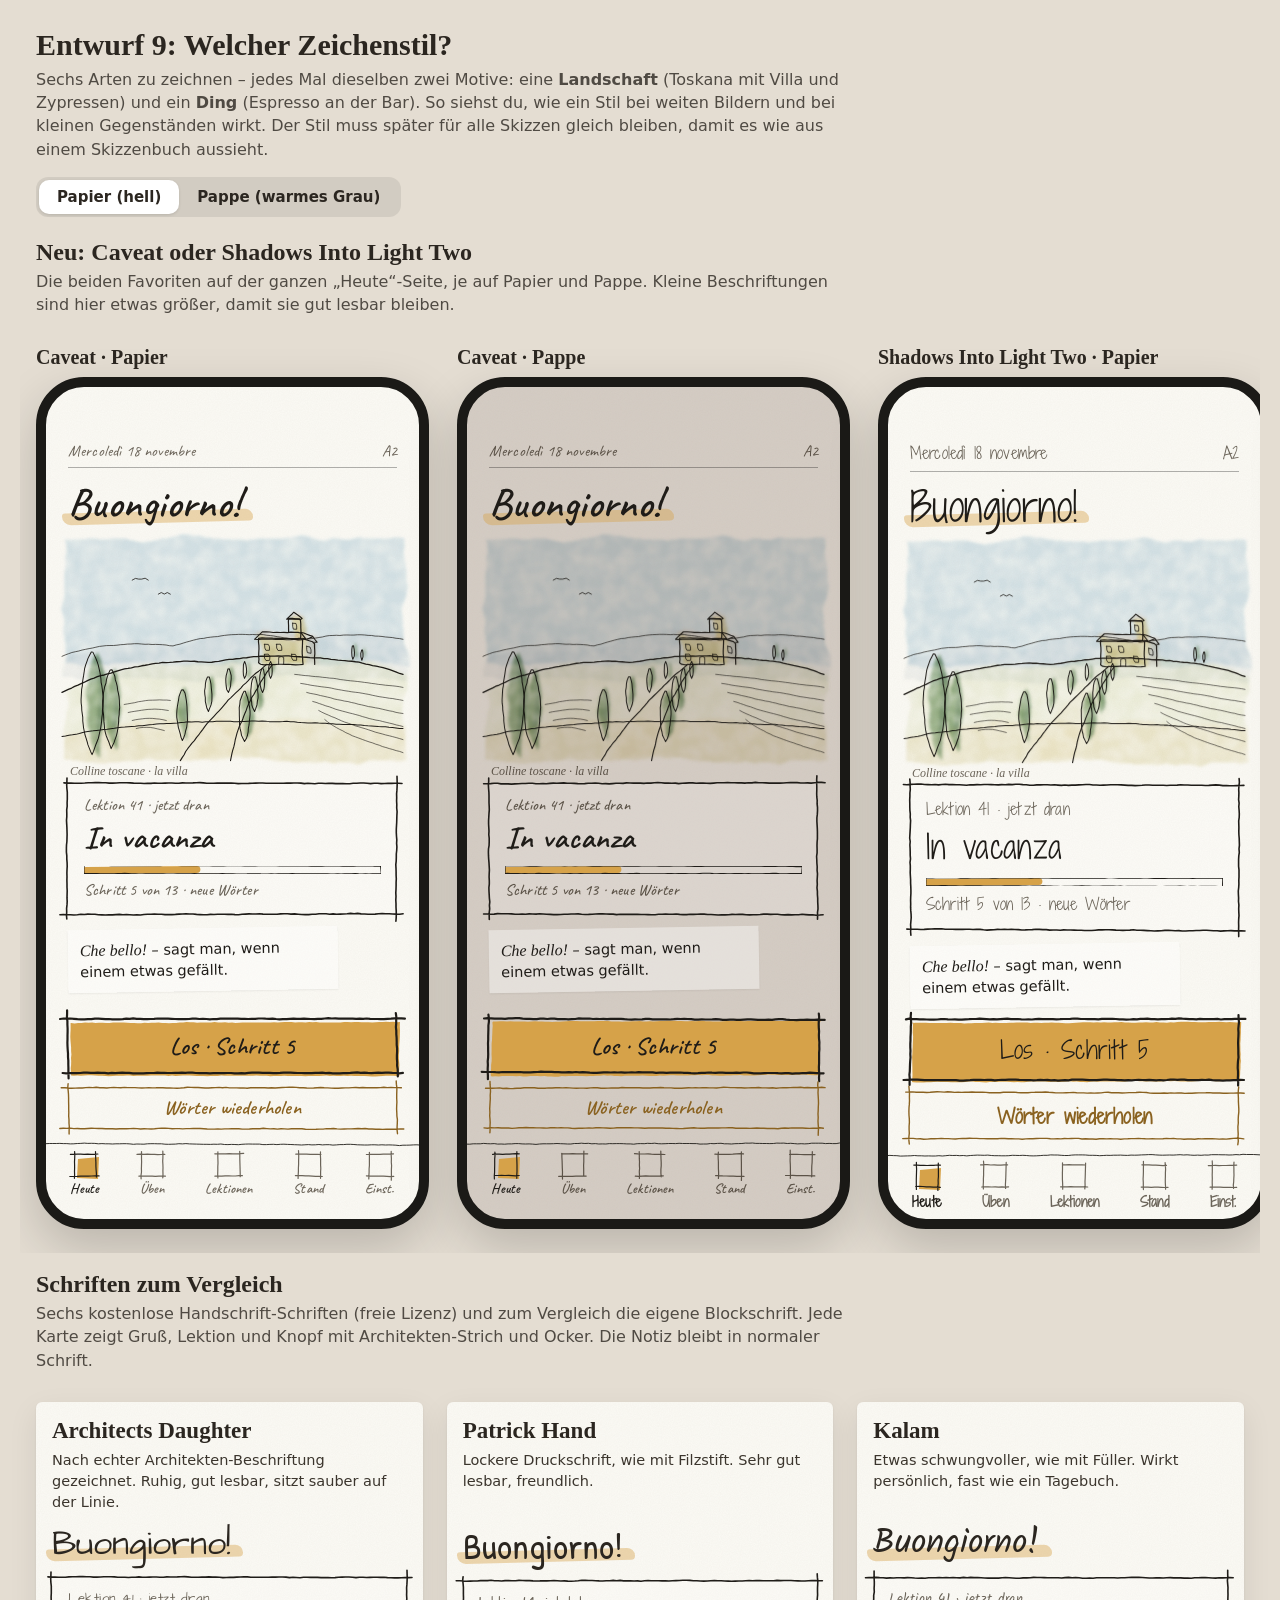
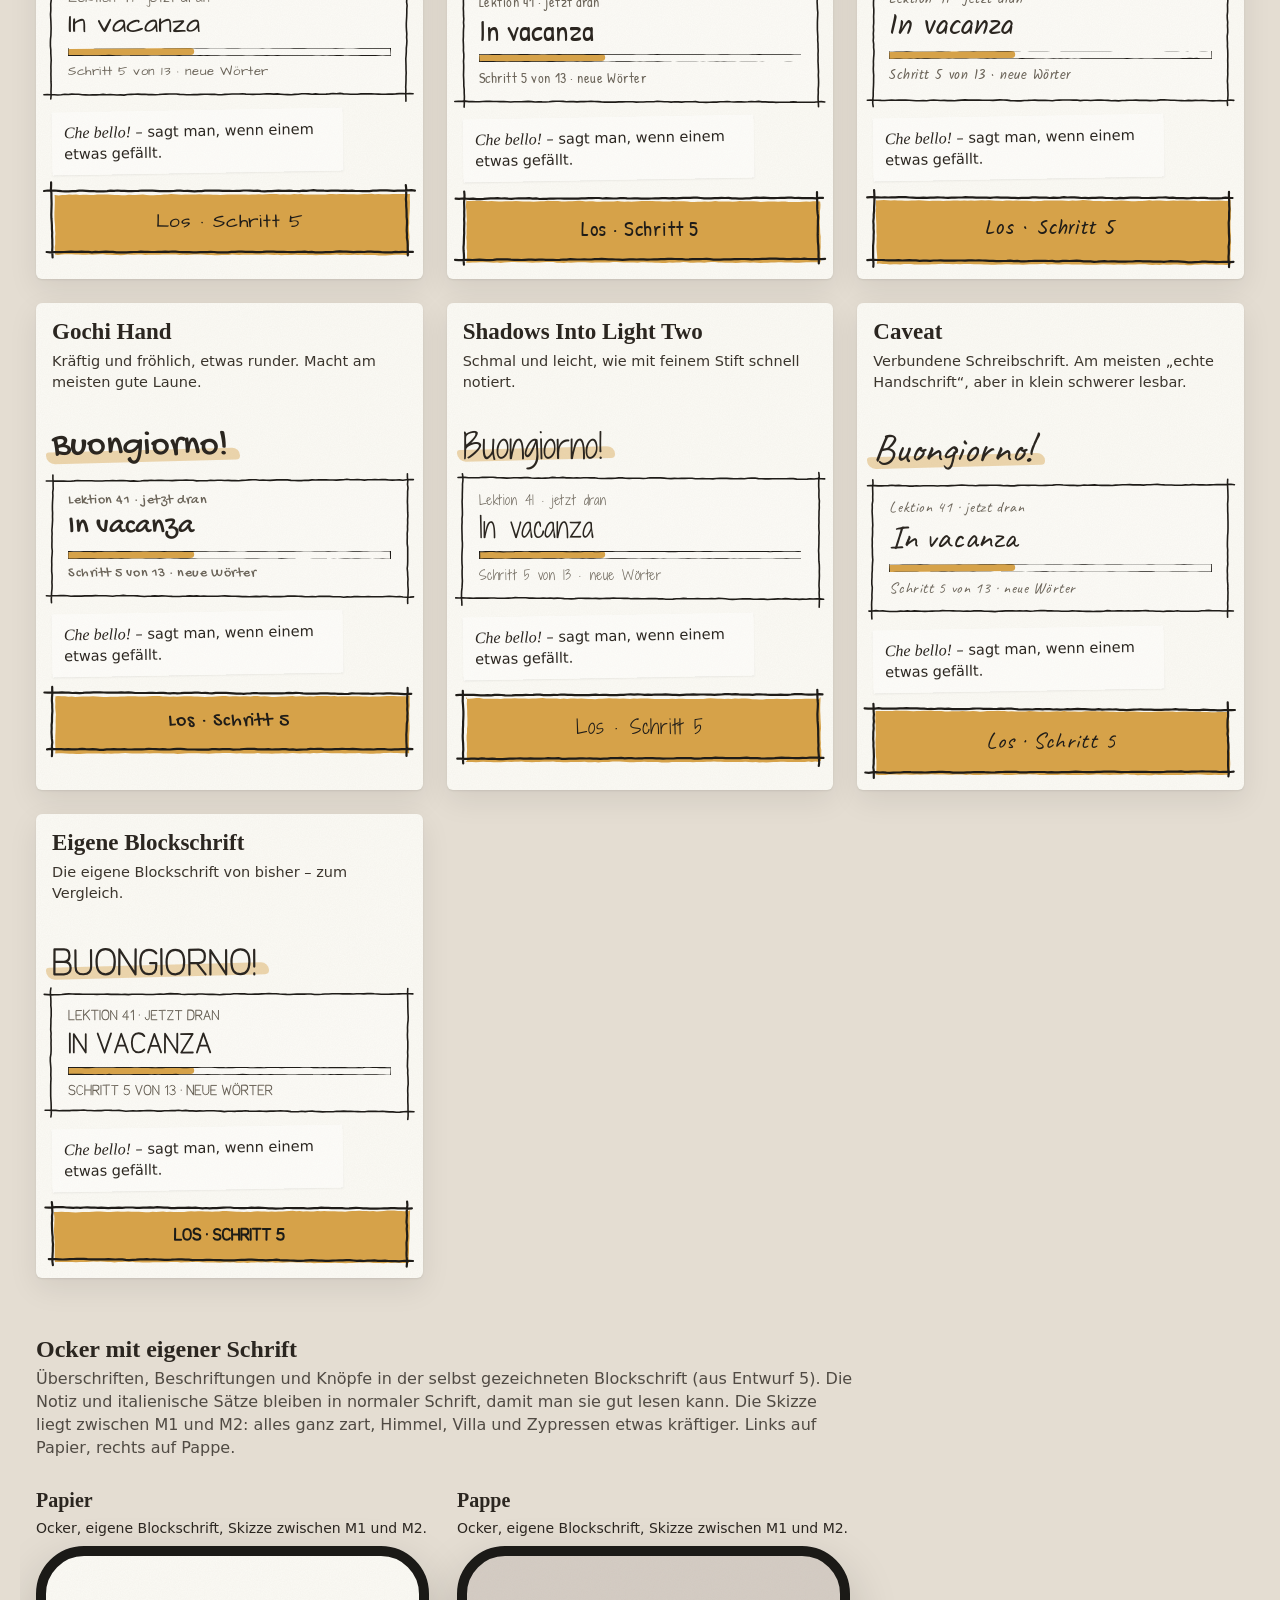
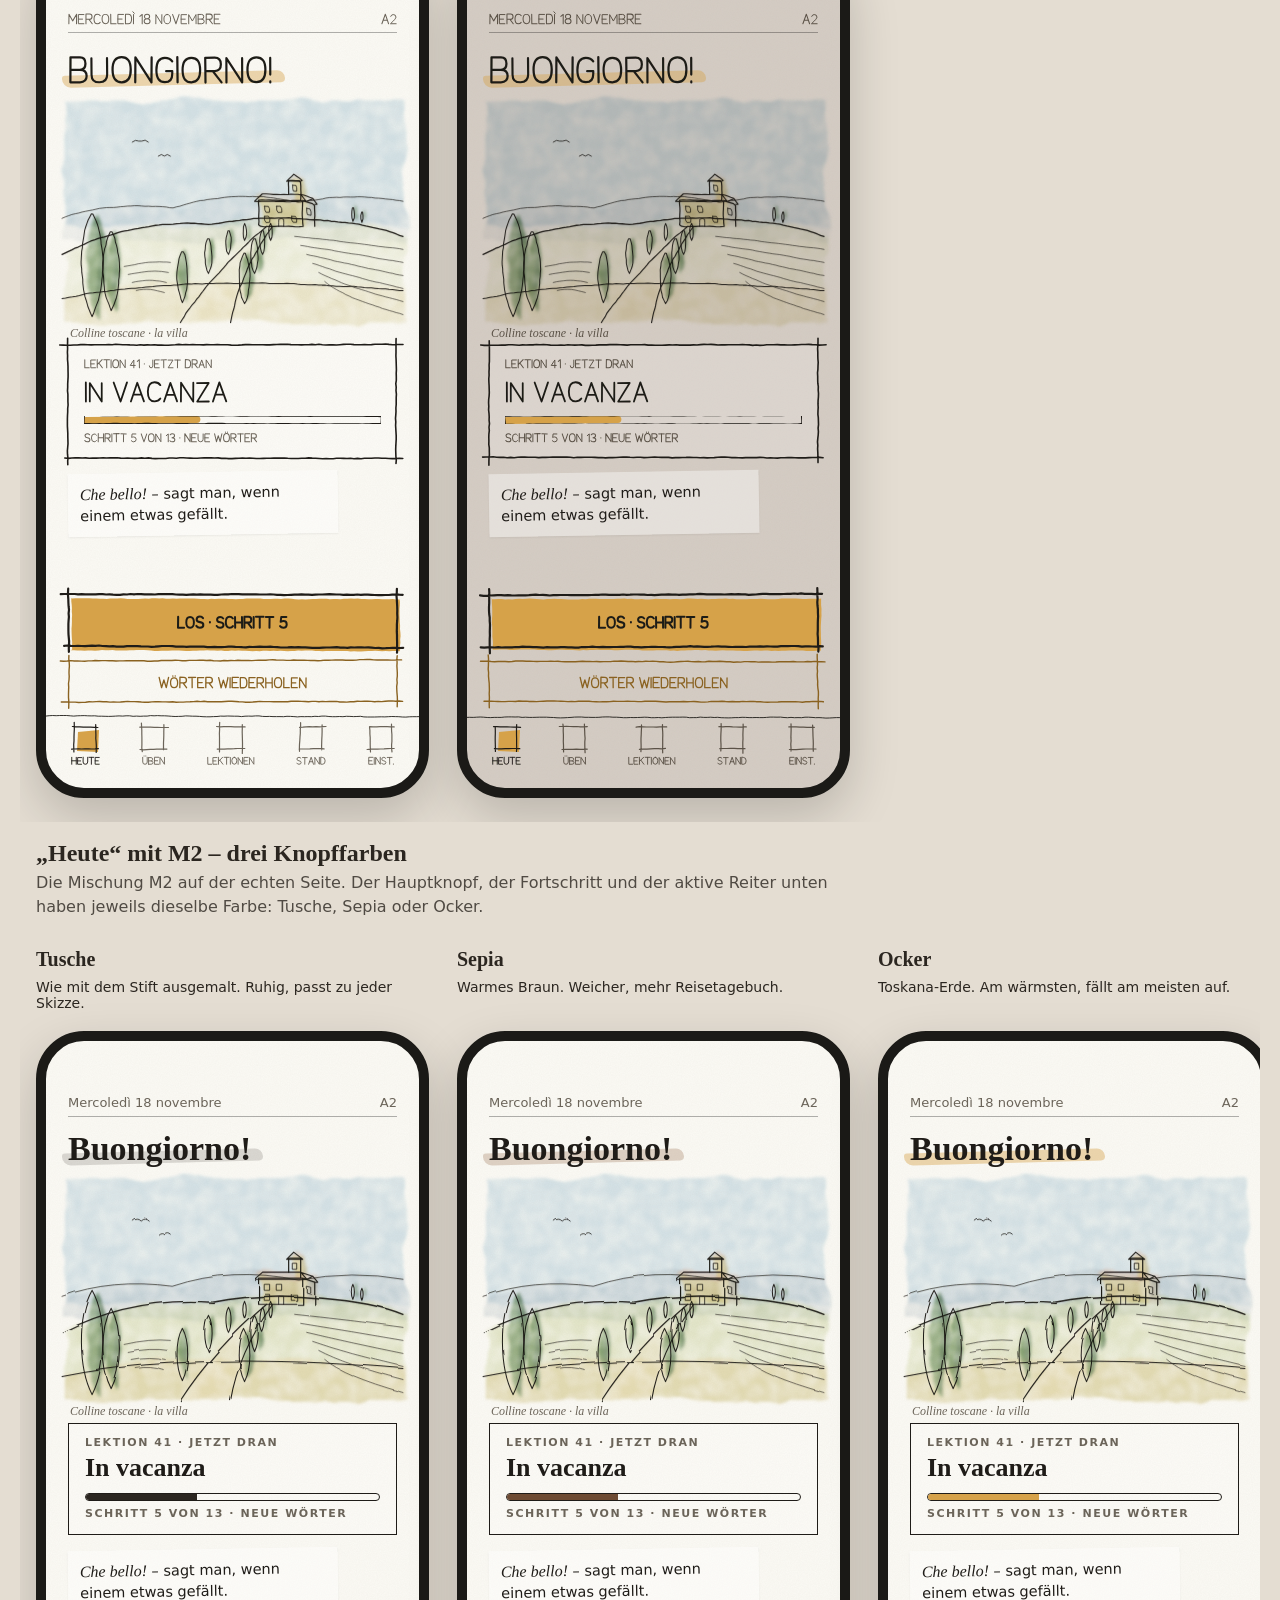
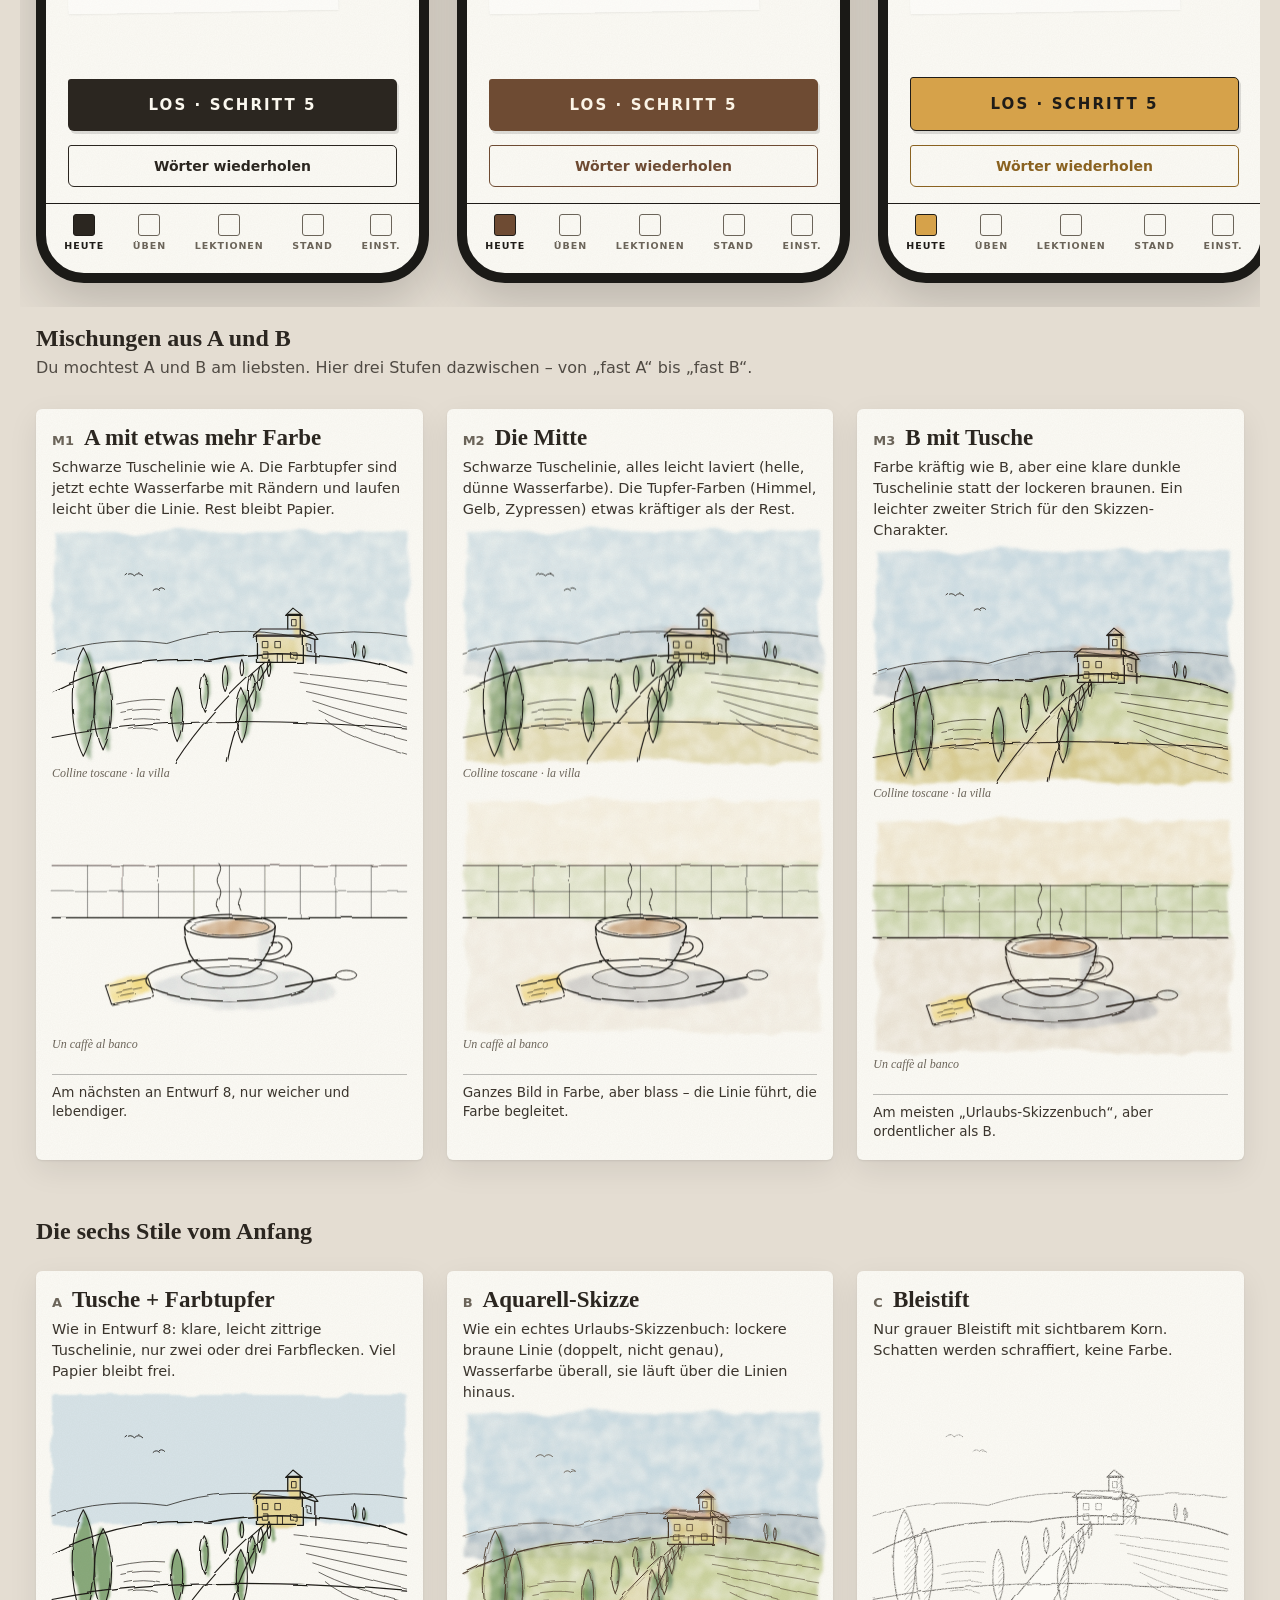
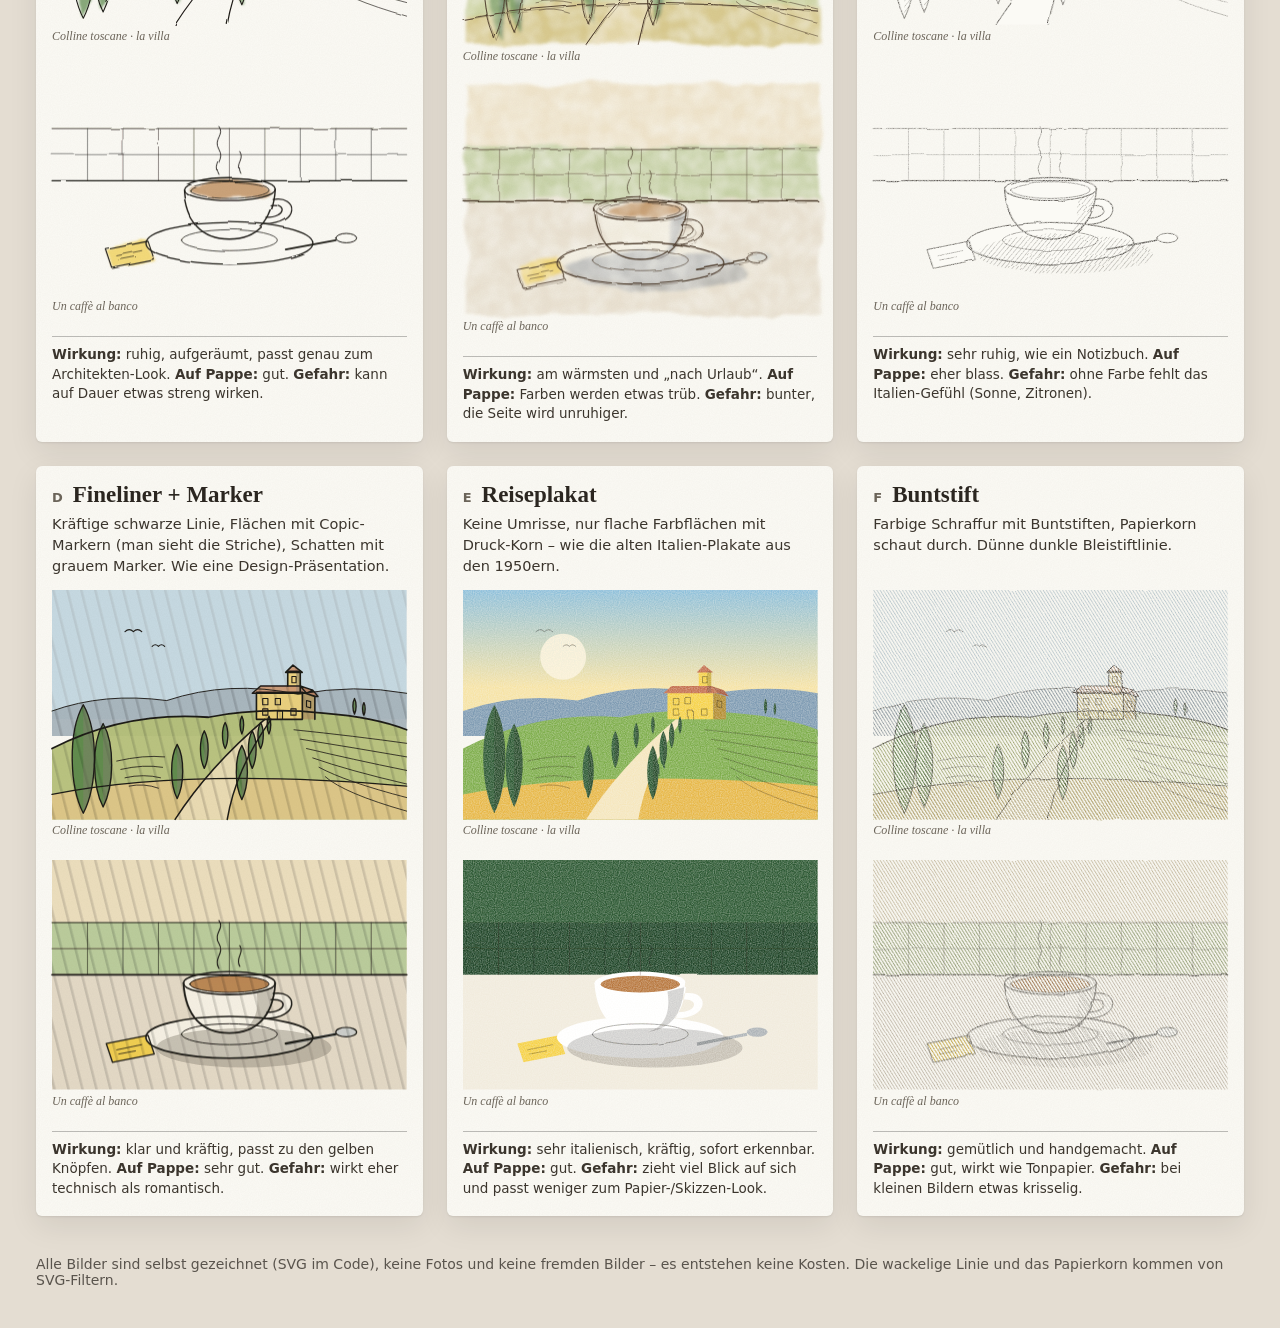
<file: docs/superpowers/entwuerfe/entwurf9-zeichenstile.html>
<!DOCTYPE html><html lang="de"><head><meta charset="utf-8"><meta name="viewport" content="width=device-width, initial-scale=1">
<title>Entwurf 9 Zeichenstile</title>
<!-- Nur im Entwurf: freie Handschrift-Schriften (SIL Open Font License / Apache) zum Vergleich. In der App später als Datei mitliefern, nicht von Google laden. -->
<link rel="stylesheet" href="https://fonts.googleapis.com/css2?family=Architects+Daughter&family=Caveat:wght@500;600&family=Gochi+Hand&family=Kalam:wght@400;700&family=Patrick+Hand&family=Shadows+Into+Light+Two&display=swap">
<style>
:root {
  --papier: #fbfaf5; --tusche: #1f1c18; --text-leise: #6b6459;
  --struktur: url("data:image/svg+xml;utf8,<svg xmlns='http://www.w3.org/2000/svg' width='180' height='180'><filter id='n'><feTurbulence type='fractalNoise' baseFrequency='.9' numOctaves='3' stitchTiles='stitch'/><feColorMatrix values='0 0 0 0 .4  0 0 0 0 .35  0 0 0 0 .25  0 0 0 .07 0'/></filter><rect width='100%' height='100%' filter='url(%23n)'/></svg>");
  --serif: ui-serif, "New York", Georgia, "Times New Roman", serif;
  --sans: -apple-system, BlinkMacSystemFont, "Segoe UI", system-ui, sans-serif;
}
body.pappe { --papier: hsl(29 16% 80%); --text-leise: #5b5247; }
* { box-sizing: border-box; }
body { margin: 0; background: #e4ddd2; color: #2b2620; font-family: var(--sans); }
header { max-width: 1240px; margin: 0 auto; padding: 28px 16px 4px; }
h1 { font-family: var(--serif); margin: 0 0 6px; font-size: 30px; }
header p { margin: 0 0 8px; opacity: .8; max-width: 820px; line-height: 1.45; }
.wahl { display: inline-flex; background: rgba(0,0,0,.08); border-radius: 12px; padding: 3px; margin-top: 8px; }
.wahl button { border: 0; background: none; font: 600 15px var(--sans); padding: 8px 18px; border-radius: 10px; cursor: pointer; color: inherit; }
.wahl button.an { background: #fff; box-shadow: 0 1px 3px rgba(0,0,0,.12); }
/* Heute-Seiten */
.handys { max-width: 1240px; margin: 0 auto; padding: 18px 16px 24px; display: flex; gap: 28px; overflow-x: auto; }
.vorschau { flex: 0 0 auto; width: min(393px, calc(100vw - 32px)); }
.vorschau h3 { font-family: var(--serif); font-size: 20px; margin: 0 0 8px; }
.handy { height: 852px; border-radius: 48px; border: 10px solid #1b1a17; background-color: var(--papier); background-image: var(--struktur);
  color: var(--tusche); overflow: hidden; display: flex; flex-direction: column; box-shadow: 0 20px 50px rgba(0,0,0,.18); }
.handy .inhalt { flex: 1; padding: 54px 22px 16px; display: flex; flex-direction: column; gap: 14px; }
.kopf { display: flex; justify-content: space-between; font-size: 13px; color: var(--text-leise); border-bottom: .7px solid rgba(0,0,0,.3); padding-bottom: 6px; }
.gruss { font-family: var(--serif); font-size: 34px; margin: 0; line-height: 1.05; position: relative; display: inline-block; z-index: 0; }
.gruss i { position: absolute; left: -6px; right: -12px; bottom: 3px; height: 12px; z-index: -1; transform: rotate(-1.5deg); background: var(--k-wasch); border-radius: 3px 8px 4px 9px; }
.skizze-heute { margin: 0 -6px 8px; position: relative; }
.skizze-heute svg { width: 100%; display: block; overflow: visible; }
.skizze-heute span { position: absolute; left: 8px; bottom: -18px; font: italic 12px var(--serif); color: var(--text-leise); }
.lektion-k { border: 1.6px solid var(--tusche); padding: 12px 16px 14px; position: relative; background: rgba(255,255,255,.18); }
.lektion-k .klein { font: 600 11px var(--sans); letter-spacing: .14em; text-transform: uppercase; color: var(--text-leise); }
.lektion-k h4 { font-family: var(--serif); font-size: 26px; margin: 4px 0 10px; font-weight: 600; }
.balken { height: 8px; border: 1px solid var(--tusche); border-radius: 4px; overflow: hidden; }
.balken b { display: block; height: 100%; width: 38%; background: var(--k-farbe); }
.notiz-k { font-size: 14.5px; line-height: 1.4; padding: 10px 12px; transform: rotate(-1deg); background: rgba(255,255,255,.4); width: 82%; box-shadow: 0 1px 2px rgba(0,0,0,.06); }
.notiz-k em { font-family: var(--serif); font-size: 16px; }
.knopf-k { margin-top: auto; padding: 17px; text-align: center; font: 700 15px var(--sans); letter-spacing: .14em; text-transform: uppercase;
  background: var(--k-farbe); color: var(--k-text); border-radius: 3px 5px 4px 6px; box-shadow: 2px 3px 0 rgba(0,0,0,.12); }
.knopf-neben { padding: 12px; text-align: center; font: 600 14px var(--sans); color: var(--k-linie); border: 1.4px solid var(--k-linie); border-radius: 3px 5px 4px 6px; }
.leiste-k { display: flex; justify-content: space-around; padding: 10px 4px 22px; border-top: .7px solid var(--tusche); font: 600 9.5px var(--sans); letter-spacing: .1em; text-transform: uppercase; color: var(--text-leise); }
.leiste-k div { display: flex; flex-direction: column; align-items: center; gap: 4px; }
.leiste-k i { width: 22px; height: 22px; border: 1.2px solid currentColor; display: block; border-radius: 3px; }
.leiste-k .an { color: var(--tusche); }
.leiste-k .an i { background: var(--k-farbe); border-color: var(--tusche); }
.k-tusche { --k-farbe: #2b2620; --k-text: #fbf8ef; --k-linie: #2b2620; --k-wasch: rgba(43,38,32,.16); }
.k-sepia { --k-farbe: #6e4b33; --k-text: #fbf4e6; --k-linie: #6e4b33; --k-wasch: rgba(140,95,60,.26); }
.k-ocker { --k-farbe: #d6a24a; --k-text: #1f1c18; --k-linie: #8a6220; --k-wasch: rgba(214,162,74,.42); }
.zwischen { padding-top: 18px; }
.f-caveat .handy { --hand: 'Caveat', cursive; }
.f-shadows .handy { --hand: 'Shadows Into Light Two', cursive; }
:is(.f-caveat, .f-shadows) :is(.gruss, .lektion-k h4, .lektion-k .klein, .kopf, .knopf-k, .knopf-neben, .leiste-k) { font-family: var(--hand); text-transform: none; letter-spacing: .01em; }
:is(.f-caveat, .f-shadows) .gruss { font-size: 42px; font-weight: 600; }
:is(.f-caveat, .f-shadows) .lektion-k h4 { font-size: 32px; font-weight: 600; margin: 2px 0 8px; }
:is(.f-caveat, .f-shadows) .lektion-k .klein { font-size: 16px; font-weight: 500; }
:is(.f-caveat, .f-shadows) .kopf { font-size: 16px; }
:is(.f-caveat, .f-shadows) .knopf-k { font-size: 24px; font-weight: 600; padding: 12px; }
:is(.f-caveat, .f-shadows) .knopf-neben { font-size: 20px; padding: 8px; }
:is(.f-caveat, .f-shadows) .leiste-k { font-size: 14px; font-weight: 600; }
.f-shadows :is(.gruss, .lektion-k h4, .knopf-k) { font-weight: 400; }
.f-shadows .gruss { font-size: 40px; }
.schrift-karte .s-klein { color: var(--text-leise); letter-spacing: .04em; }
.schrift-karte .s-name { margin: 2px 0 8px; line-height: 1.1; }
.schrift-karte .s-gruss { line-height: 1.1; }
.vorschau.auf-papier { --papier: #fbfaf5; --text-leise: #6b6459; }
.vorschau.auf-pappe { --papier: hsl(29 16% 80%); --text-leise: #5b5247; }
.k-ocker .knopf-k { border: 1.6px solid var(--tusche); }
.hand-svg { display: inline-block; vertical-align: middle; overflow: visible; }
.knopf-k .hand-svg, .knopf-neben .hand-svg { margin: -4px 0; }
.leiste-k .hand-svg { margin-top: 2px; }
[data-skizze] { position: relative; isolation: isolate; }
[data-skizze]:not([data-skizze="linie"]) { border: none !important; background: none !important; box-shadow: none !important; border-radius: 0 !important; }
.leiste-k[data-skizze] { border-top: none; }
.lektion-k[data-skizze] { background: rgba(255,255,255,.18) !important; }
.skizze-svg { position: absolute; left: 0; top: 0; overflow: visible; pointer-events: none; z-index: -1; }
.zwischen h2 { font-family: var(--serif); font-size: 24px; margin: 0 0 4px; }
.raster {max-width: 1240px; margin: 0 auto; padding: 18px 16px 40px; display: grid; grid-template-columns: repeat(auto-fill, minmax(min(100%, 372px), 1fr)); gap: 24px; }
.stil { background-color: var(--papier); background-image: var(--struktur); border-radius: 6px; padding: 16px 16px 18px; box-shadow: 0 1px 2px rgba(0,0,0,.08), 0 10px 30px rgba(0,0,0,.08); }
.stil h2 { font-family: var(--serif); font-size: 23px; margin: 0; display: flex; gap: 10px; align-items: baseline; }
.stil h2 span { font: 700 13px var(--sans); color: var(--text-leise); }
.stil .was { font-size: 14.5px; line-height: 1.45; margin: 6px 0 12px; color: #3b352d; min-height: 64px; }
.bild { position: relative; margin: 0 0 22px; }
.bild svg { width: 100%; display: block; overflow: visible; }
.bild figcaption { font-size: 12px; color: var(--text-leise); margin-top: 4px; font-style: italic; font-family: var(--serif); }
.urteil { font-size: 13.5px; line-height: 1.45; border-top: .7px solid rgba(0,0,0,.25); padding-top: 8px; color: #3b352d; }
.urteil b { font-weight: 600; }
.fuss { max-width: 1240px; margin: 0 auto; padding: 0 16px 40px; font-size: 14px; opacity: .75; }
</style></head><body>
<svg width="0" height="0" style="position:absolute" aria-hidden="true"><defs id="defs">
  <filter id="tusche" x="-5%" y="-5%" width="110%" height="110%">
    <feTurbulence type="fractalNoise" baseFrequency="0.03" numOctaves="2" seed="8" result="r"/>
    <feDisplacementMap in="SourceGraphic" in2="r" scale="3"/>
  </filter>
  <filter id="tusche-fein" x="-5%" y="-5%" width="110%" height="110%">
    <feTurbulence type="fractalNoise" baseFrequency="0.05" numOctaves="1" seed="3" result="r"/>
    <feDisplacementMap in="SourceGraphic" in2="r" scale="1.3"/>
  </filter>
  <filter id="locker-a" x="-5%" y="-5%" width="110%" height="110%">
    <feTurbulence type="fractalNoise" baseFrequency="0.04" numOctaves="2" seed="21" result="r"/>
    <feDisplacementMap in="SourceGraphic" in2="r" scale="4.5"/>
  </filter>
  <filter id="locker-b" x="-5%" y="-5%" width="110%" height="110%">
    <feTurbulence type="fractalNoise" baseFrequency="0.035" numOctaves="2" seed="44" result="r"/>
    <feDisplacementMap in="SourceGraphic" in2="r" scale="6"/>
  </filter>
  <filter id="aquarell" x="-10%" y="-10%" width="120%" height="120%">
    <feTurbulence type="fractalNoise" baseFrequency="0.025" numOctaves="3" seed="2" result="r"/>
    <feDisplacementMap in="SourceGraphic" in2="r" scale="12" result="d"/>
    <feGaussianBlur in="d" stdDeviation="1.1"/>
  </filter>
  <filter id="aquarell-voll" x="-10%" y="-10%" width="120%" height="120%">
    <feTurbulence type="fractalNoise" baseFrequency="0.02" numOctaves="3" seed="5" result="r"/>
    <feDisplacementMap in="SourceGraphic" in2="r" scale="15" result="d"/>
    <feGaussianBlur in="d" stdDeviation="1.4" result="b"/>
    <feTurbulence type="fractalNoise" baseFrequency="0.06" numOctaves="2" seed="7" result="w"/>
    <feColorMatrix in="w" type="matrix" values="0 0 0 0 0  0 0 0 0 0  0 0 0 0 0  0 0 0 -0.9 1.25" result="wa"/>
    <feComposite in="b" in2="wa" operator="in"/>
  </filter>
  <filter id="bleistift" x="-5%" y="-5%" width="110%" height="110%">
    <feTurbulence type="fractalNoise" baseFrequency="0.04" numOctaves="2" seed="5" result="r"/>
    <feDisplacementMap in="SourceGraphic" in2="r" scale="2.5" result="d"/>
    <feTurbulence type="fractalNoise" baseFrequency="1.1" numOctaves="1" seed="9" result="k"/>
    <feColorMatrix in="k" type="matrix" values="0 0 0 0 0  0 0 0 0 0  0 0 0 0 0  0 0 0 -1.6 1.35" result="km"/>
    <feComposite in="d" in2="km" operator="in"/>
  </filter>
  <filter id="tusche-linie" filterUnits="userSpaceOnUse" x="-40" y="-40" width="1200" height="400">
    <feTurbulence type="fractalNoise" baseFrequency="0.05" numOctaves="1" seed="3" result="r"/>
    <feDisplacementMap in="SourceGraphic" in2="r" scale="1.3"/>
  </filter>
  <filter id="freihand" filterUnits="userSpaceOnUse" x="-40" y="-40" width="1200" height="400">
    <feTurbulence type="fractalNoise" baseFrequency="0.015 0.02" numOctaves="1" seed="17" result="r"/>
    <feDisplacementMap in="SourceGraphic" in2="r" scale="1.4"/>
  </filter>
  <filter id="krakel-klein" x="-10%" y="-20%" width="120%" height="140%">
    <feTurbulence type="fractalNoise" baseFrequency="0.3" numOctaves="2" seed="23" result="r"/>
    <feDisplacementMap in="SourceGraphic" in2="r" scale="0.4"/>
  </filter>
  <filter id="krakel" x="-10%" y="-20%" width="120%" height="140%">
    <feTurbulence type="fractalNoise" baseFrequency="0.35" numOctaves="2" seed="11" result="r"/>
    <feDisplacementMap in="SourceGraphic" in2="r" scale="0.55"/>
  </filter>
  <filter id="korn" x="-5%" y="-5%" width="110%" height="110%">
    <feTurbulence type="fractalNoise" baseFrequency="0.04" numOctaves="2" seed="6" result="r"/>
    <feDisplacementMap in="SourceGraphic" in2="r" scale="2" result="d"/>
    <feTurbulence type="fractalNoise" baseFrequency="1.1" numOctaves="1" seed="9" result="k"/>
    <feColorMatrix in="k" type="matrix" values="0 0 0 0 0  0 0 0 0 0  0 0 0 0 0  0 0 0 -1.1 1.3" result="km"/>
    <feComposite in="d" in2="km" operator="in"/>
  </filter>
  <filter id="druck" x="-5%" y="-5%" width="110%" height="110%">
    <feTurbulence type="fractalNoise" baseFrequency="0.02" numOctaves="2" seed="13" result="r"/>
    <feDisplacementMap in="SourceGraphic" in2="r" scale="2" result="d"/>
    <feTurbulence type="fractalNoise" baseFrequency="0.9" numOctaves="1" seed="4" result="k"/>
    <feColorMatrix in="k" type="matrix" values="0 0 0 0 0  0 0 0 0 0  0 0 0 0 0  0 0 0 -0.7 1.22" result="km"/>
    <feComposite in="d" in2="km" operator="in"/>
  </filter>
  <pattern id="schraffur" width="3.4" height="3.4" patternUnits="userSpaceOnUse" patternTransform="rotate(40)">
    <line x1="0" y1="0" x2="0" y2="3.4" stroke="#55524c" stroke-width=".8"/>
  </pattern>
  <pattern id="schraffur-kreuz" width="3.4" height="3.4" patternUnits="userSpaceOnUse" patternTransform="rotate(-35)">
    <line x1="0" y1="0" x2="0" y2="3.4" stroke="#4a463f" stroke-width=".7"/>
  </pattern>
  <linearGradient id="plakat-himmel" x1="0" y1="0" x2="0" y2="1">
    <stop offset="0" stop-color="#8fc0db"/><stop offset=".75" stop-color="#f6e3a6"/>
  </linearGradient>
</defs></svg>

<header>
  <h1>Entwurf 9: Welcher Zeichenstil?</h1>
  <p>Sechs Arten zu zeichnen – jedes Mal dieselben zwei Motive: eine <b>Landschaft</b> (Toskana mit Villa und Zypressen) und ein <b>Ding</b> (Espresso an der Bar). So siehst du, wie ein Stil bei weiten Bildern und bei kleinen Gegenständen wirkt. Der Stil muss später für alle Skizzen gleich bleiben, damit es wie aus einem Skizzenbuch aussieht.</p>
  <div class="wahl"><button class="an" data-grund="papier">Papier (hell)</button><button data-grund="pappe">Pappe (warmes Grau)</button></div>
</header>

<header class="zwischen"><h2>Neu: Caveat oder Shadows Into Light Two</h2><p>Die beiden Favoriten auf der ganzen „Heute“-Seite, je auf Papier und Pappe. Kleine Beschriftungen sind hier etwas größer, damit sie gut lesbar bleiben.</p></header>
<div class="handys" id="handys-font"></div>
<header class="zwischen"><h2>Schriften zum Vergleich</h2><p>Sechs kostenlose Handschrift-Schriften (freie Lizenz) und zum Vergleich die eigene Blockschrift. Jede Karte zeigt Gruß, Lektion und Knopf mit Architekten-Strich und Ocker. Die Notiz bleibt in normaler Schrift.</p></header>
<main class="raster" id="schriften"></main>
<header class="zwischen"><h2>Ocker mit eigener Schrift</h2><p>Überschriften, Beschriftungen und Knöpfe in der selbst gezeichneten Blockschrift (aus Entwurf 5). Die Notiz und italienische Sätze bleiben in normaler Schrift, damit man sie gut lesen kann. Die Skizze liegt zwischen M1 und M2: alles ganz zart, Himmel, Villa und Zypressen etwas kräftiger. Links auf Papier, rechts auf Pappe.</p></header>
<div class="handys" id="handys-neu"></div>
<header class="zwischen"><h2>„Heute“ mit M2 – drei Knopffarben</h2><p>Die Mischung M2 auf der echten Seite. Der Hauptknopf, der Fortschritt und der aktive Reiter unten haben jeweils dieselbe Farbe: Tusche, Sepia oder Ocker.</p></header>
<div class="handys" id="handys"></div>
<header class="zwischen"><h2>Mischungen aus A und B</h2><p>Du mochtest A und B am liebsten. Hier drei Stufen dazwischen – von „fast A“ bis „fast B“.</p></header>
<main class="raster" id="mischungen"></main>
<header class="zwischen"><h2>Die sechs Stile vom Anfang</h2></header>
<main class="raster" id="raster"></main>
<p class="fuss">Alle Bilder sind selbst gezeichnet (SVG im Code), keine Fotos und keine fremden Bilder – es entstehen keine Kosten. Die wackelige Linie und das Papierkorn kommen von SVG-Filtern.</p>

<script>
// Limo-Blockschrift: Großbuchstaben aus einzelnen Tusche-Strichen.
// Raster: Versalhöhe 10 Einheiten (y nach unten, 0 = oben, 10 = Grundlinie).
const Handschrift = (() => {
  const O = 'M3.6 0 Q0 0 0 5 Q0 10 3.6 10 Q7.2 10 7.2 5 Q7.2 0 3.6 0 Z';
  const P = 'M0 10 L0 0 L3.8 0 Q6.3 0 6.3 2.7 Q6.3 5.4 3.8 5.4 L0 5.4';
  const U = 'M0 0 L0 6.8 Q0 10 3.25 10 Q6.5 10 6.5 6.8 L6.5 0';
  const A = 'M0 10 L3.5 0 L7 10 M1.3 6.4 L5.7 6.4';
  const E = 'M6 0 L0 0 L0 10 L6 10 M0 5 L4.5 5';
  const pkt = (x, y = -2) => ` M${x} ${y} L${x} ${y + 0.3}`;
  const gravis = (x) => ` M${x - 0.8} -3 L${x + 0.8} -1.3`;
  const akut = (x) => ` M${x - 0.8} -1.3 L${x + 0.8} -3`;
  const Z = {
    A: [A, 7], B: ['M0 0 L0 10 M0 0 L3.8 0 Q6 0 6 2.5 Q6 5 3.8 5 L0 5 M3.8 5 Q6.5 5 6.5 7.5 Q6.5 10 3.8 10 L0 10', 6.5],
    C: ['M6.5 1.5 Q5.5 0 3.5 0 Q0 0 0 5 Q0 10 3.5 10 Q5.5 10 6.5 8.5', 6.5],
    D: ['M0 0 L0 10 L3 10 Q6.5 10 6.5 5 Q6.5 0 3 0 Z', 6.5], E: [E, 6], F: ['M6 0 L0 0 L0 10 M0 5 L4.5 5', 6],
    G: ['M6.5 1.5 Q5.5 0 3.5 0 Q0 0 0 5 Q0 10 3.5 10 Q6.5 10 6.5 6.5 L6.5 5.5 L4 5.5', 6.5],
    H: ['M0 0 L0 10 M6.5 0 L6.5 10 M0 5 L6.5 5', 6.5], I: ['M0 0 L0 10', 0],
    J: ['M4.5 0 L4.5 7.5 Q4.5 10 2.2 10 Q0 10 0 7.5', 4.5], K: ['M0 0 L0 10 M6 0 L0 6 M2 4.2 L6.3 10', 6.3],
    L: ['M0 0 L0 10 L5.5 10', 5.5], M: ['M0 10 L0 0 L4 7 L8 0 L8 10', 8], N: ['M0 10 L0 0 L6.5 10 L6.5 0', 6.5],
    O: [O, 7.2], P: [P, 6.3], Q: [O + ' M4.5 7.5 L7.4 10.6', 7.4], R: [P + ' M3 5.4 L6.5 10', 6.5],
    S: ['M6 1.4 Q5 0 3.2 0 Q0.3 0 0.3 2.6 Q0.3 4.6 3.2 5 Q6.3 5.4 6.3 7.5 Q6.3 10 3.2 10 Q1 10 0 8.4', 6.3],
    T: ['M0 0 L7 0 M3.5 0 L3.5 10', 7], U: [U, 6.5], V: ['M0 0 L3.5 10 L7 0', 7],
    W: ['M0 0 L2.3 10 L4.6 2.5 L6.9 10 L9.2 0', 9.2], X: ['M0 0 L6.5 10 M6.5 0 L0 10', 6.5],
    Y: ['M0 0 L3.4 5.2 L6.8 0 M3.4 5.2 L3.4 10', 6.8], Z: ['M0 0 L6.3 0 L0 10 L6.3 10', 6.3],
    'Ä': [A + pkt(2.2) + pkt(4.8), 7], 'Ö': [O + pkt(2.4) + pkt(4.8), 7.2], 'Ü': [U + pkt(2) + pkt(4.5), 6.5],
    'À': [A + gravis(3.5), 7], 'È': [E + gravis(3), 6], 'É': [E + akut(3), 6], 'Ì': ['M0 0 L0 10' + gravis(0), 0],
    'Ò': [O + gravis(3.6), 7.2], 'Ù': [U + gravis(3.25), 6.5],
    0: ['M3 0 Q0 0 0 5 Q0 10 3 10 Q6 10 6 5 Q6 0 3 0 Z', 6], 1: ['M0.5 2.2 L3 0 L3 10', 3],
    2: ['M0.3 2 Q1 0 3 0 Q6 0 6 2.8 Q6 4.6 0 10 L6.2 10', 6.2],
    3: ['M0.3 1.2 Q1.3 0 3 0 Q5.8 0 5.8 2.5 Q5.8 4.8 2.6 4.8 Q6.2 4.8 6.2 7.4 Q6.2 10 3 10 Q1 10 0 8.6', 6.2],
    4: ['M4.6 10 L4.6 0 L0 7 L6.4 7', 6.4], 5: ['M5.8 0 L1 0 L0.5 4.5 Q1.8 3.8 3 3.8 Q6.2 3.8 6.2 6.9 Q6.2 10 3 10 Q1 10 0 8.6', 6.2],
    6: ['M5.5 0.8 Q4.6 0 3.2 0 Q0 0 0 5.5 Q0 10 3.1 10 Q6.2 10 6.2 7 Q6.2 4 3.2 4 Q0.8 4 0 6', 6.2],
    7: ['M0 0 L6.2 0 L2.2 10', 6.2],
    8: ['M3.1 4.8 Q0.4 4.8 0.4 2.4 Q0.4 0 3.1 0 Q5.8 0 5.8 2.4 Q5.8 4.8 3.1 4.8 Q0 4.8 0 7.4 Q0 10 3.1 10 Q6.2 10 6.2 7.4 Q6.2 4.8 3.1 4.8 Z', 6.2],
    9: ['M6 4.5 Q5.2 6 3 6 Q0 6 0 3 Q0 0 3 0 Q6 0 6 4.5 Q6 10 2.8 10 Q1.4 10 0.6 9.2', 6],
    '!': ['M0 0 L0 6.8 M0 9.6 L0 10', 0], '?': ['M0 2 Q0.6 0 2.8 0 Q5.4 0 5.4 2.5 Q5.4 4.4 2.8 5.3 L2.8 7 M2.8 9.6 L2.8 10', 5.4],
    '.': ['M0 9.6 L0 10', 0], ',': ['M0.4 9.4 L-0.4 11.4', 0.4], ':': ['M0 3.6 L0 4 M0 9.6 L0 10', 0],
    '·': ['M0 4.8 L0 5.2', 0], '–': ['M0 5.5 L4.5 5.5', 4.5], '-': ['M0 5.5 L3 5.5', 3],
    "'": ['M0.4 0 L0 2.2', 0.4], '’': ['M0.4 0 L0 2.2', 0.4], '/': ['M4 0 L0 10', 4],
    '„': ['M0 9.4 L-0.5 11.2 M1.6 9.4 L1.1 11.2', 1.6], '“': ['M0.5 0 L0 1.8 M2.1 0 L1.6 1.8', 2.1],
    '(': ['M2 -0.6 Q0 2 0 5 Q0 8 2 10.6', 2], ')': ['M0 -0.6 Q2 2 2 5 Q2 8 0 10.6', 2],
    '✕': ['M0 2.5 L5 7.5 M5 2.5 L0 7.5', 5], '+': ['M0 5.5 L5 5.5 M2.5 3 L2.5 8', 5],
  };
  const ABSTAND = 2.1, WORT = 4.2;

  // kleine, feste Unregelmäßigkeit je Buchstabe (gleich bei jedem Laden)
  function zufall(n) { const x = Math.sin(n * 12.9898) * 43758.5453; return x - Math.floor(x); }

  function svg(text, { hoehe = 20, staerke = 1.6 } = {}) {
    const zeichen = [...text.toUpperCase().replace(/ß/g, 'SS')];
    let x = 0, teile = '';
    zeichen.forEach((z, i) => {
      if (z === ' ') { x += WORT; return; }
      const g = Z[z]; if (!g) { x += WORT; return; }
      const r = zufall(i + text.length * 7);
      // Architekten-Schrift: sitzt sauber auf der Linie, nur leicht handschriftlich (kaum gedreht, Breite variiert ein wenig)
      const s = 0.97 + zufall(i + 11) * 0.06, dreh = (r - 0.5) * 1.6, dy = (zufall(i + 3) - 0.5) * 0.12 - 10 * (s - 1);   // größer/kleiner, aber Fuß auf der Linie
      teile += `<path d="${g[0]}" transform="translate(${x.toFixed(2)} ${dy.toFixed(2)}) rotate(${dreh.toFixed(2)} ${g[1] / 2} 5) scale(${s.toFixed(3)})"/>`;
      x += g[1] + ABSTAND;
    });
    const einheit = hoehe / 10, breite = Math.max(x - ABSTAND, 0) + 2;
    const sw = (staerke / einheit).toFixed(3);
    return `<svg class="hand-svg" viewBox="-1 -3.6 ${breite.toFixed(2)} 16" width="${(breite * einheit).toFixed(1)}" height="${(16 * einheit).toFixed(1)}" aria-label="${text}" role="img">
      <g fill="none" stroke="currentColor" stroke-width="${sw}" stroke-linecap="round" stroke-linejoin="round" filter="url(#${hoehe >= 15 ? 'krakel' : 'krakel-klein'})">${teile}</g></svg>`;
  }

  // Elemente mit class="hand" umwandeln; Versalhöhe ≈ 0.72 × Schriftgröße
  function anwenden(wurzel = document) {
    wurzel.querySelectorAll('.hand').forEach(el => {
      if (el.dataset.fertig) return;
      const fs = parseFloat(getComputedStyle(el).fontSize);
      const staerke = parseFloat(el.dataset.staerke || Math.max(1, fs / 13));
      const rest = [...el.childNodes].filter(n => n.nodeType === 1);   // z. B. Marker-Unterstrich behalten
      const text = el.dataset.text || el.textContent.trim();
      el.innerHTML = svg(text, { hoehe: fs * 0.72, staerke });
      rest.forEach(n => el.appendChild(n));
      el.dataset.fertig = '1';
    });
  }
  return { svg, anwenden };
})();

// ---------- Motive: Flächen (in Zeichen-Reihenfolge) und Linien ----------
const zypresse = (x, b, h) => {
  const w = h * 0.13;
  return {
    form: `M${x} ${b} C${x - w} ${b - h * .25} ${x - w * 1.1} ${b - h * .75} ${x} ${b - h} C${x + w * 1.1} ${b - h * .75} ${x + w} ${b - h * .25} ${x} ${b}Z`,
    schatten: `M${x} ${b} L${x} ${b - h} C${x + w * 1.1} ${b - h * .75} ${x + w} ${b - h * .25} ${x} ${b}Z`,
  };
};
const ellipse = (cx, cy, rx, ry) => `M${cx - rx} ${cy} A${rx} ${ry} 0 1 0 ${cx + rx} ${cy} A${rx} ${ry} 0 1 0 ${cx - rx} ${cy}Z`;

const ZYP = [[30, 214, 104], [49, 208, 80], [120, 200, 52], [146, 171, 36], [166, 152, 25], [182, 138, 17],
             [182, 201, 52], [192, 171, 36], [200, 152, 25], [208, 138, 17], [290, 119, 15], [299, 120, 12]].map(z => zypresse(...z));

const TOSKANA = {
  titel: 'Colline toscane · la villa',
  teile: [
    { d: 'M0 0 H340 V124 H0Z', farbe: '#9fc3dc', plakat: 'url(#plakat-himmel)', tupfer: true, himmel: true },
    { d: 'M0 116 Q50 98 110 106 Q170 86 236 100 Q290 90 340 99 V140 H0Z', farbe: '#aab8c4', plakat: '#7f9bb3' },
    { d: 'M0 152 Q70 116 150 122 Q200 112 260 118 Q310 122 340 134 V220 H0Z', farbe: '#b8c47c', plakat: '#7fae4e' },
    { d: 'M0 196 Q130 170 340 188 V220 H0Z', farbe: '#e4cb8e', plakat: '#e7b84a' },
    { d: 'M118 220 Q150 170 204 124 L210 124 Q176 172 168 220Z', farbe: '#efe2bf', plakat: '#f5e6bd', deck: true },
    { d: 'M196 98 H240 V124 H196Z', farbe: '#f3d77e', plakat: '#f6d24a', tupfer: true, deck: true },
    { d: 'M240 98 L252 102 V124 H240Z', farbe: '#dcb662', plakat: '#d9a93a', deck: true },
    { d: 'M226 78 H238 V98 H226Z', farbe: '#f3d77e', plakat: '#f6d24a', tupfer: true, deck: true },
    { d: 'M192 99 L200 92 L238 92 L244 99Z M224 79 L231 72 L240 79Z', farbe: '#cf9a76', plakat: '#c4704f', deck: true },
    { d: 'M244 99 L238 92 L250 96 L255 102Z', farbe: '#b9805f', plakat: '#a95c3f', deck: true },
    { d: 'M240 98 L252 102 V124 H240Z M234 78 H238 V98 H234Z', schatten: true },
    ...ZYP.map(z => ({ d: z.form, farbe: '#5b8a4c', plakat: '#2f5a35', tupfer: true, deck: true })),
    { d: ZYP.map(z => z.schatten).join(' '), schatten: true },
  ],
  linien: [
    { d: 'M0 116 Q50 98 110 106 Q170 86 236 100 Q290 90 340 99', w: .7 },
    { d: 'M0 152 Q70 116 150 122 Q200 112 260 118 Q310 122 340 134', w: 1.3 },
    { d: 'M0 196 Q130 170 340 188', w: 1 },
    { d: 'M118 220 Q150 170 204 124 M168 220 Q176 172 210 124', w: 1.1 },
    { d: 'M196 98 H240 V124 H196Z M240 98 L252 102 V124 M226 78 H238 V98 M226 78 V92', w: 1.2 },
    { d: 'M192 99 L200 92 L238 92 L244 99Z M244 99 L250 96 L255 102 L252 102 M238 92 L250 96 M224 79 L231 72 L240 79Z', w: 1.1 },
    { d: 'M202 104 h5 v6 h-5Z M214 104 h5 v6 h-5Z M202 114 h5 v6 h-5Z M229 114 h5 v6 h-5Z M216 124 v-8 h5 v8 M230 83 h4 v6 h-4Z M244 106 l4 1 v6 l-4 -1Z', w: .8, detail: true },
    ...ZYP.map(z => ({ d: z.form, w: 1 })),
    ...[0, 1, 2, 3, 4, 5].map(i => ({ d: `M${232 + i * 6} ${134 + i * 9} Q${290 - i * 2} ${140 + i * 11} 340 ${147 + i * 13}`, w: .6, detail: true })),
    ...[0, 1, 2, 3].map(i => ({ d: `M${62 + i * 4} ${164 + i * 8} Q${88} ${158 + i * 9} ${108 - i * 2} ${160 + i * 10}`, w: .6, detail: true })),
    { d: 'M70 40 q4 -4 8 0 q4 -4 8 0 M96 54 q3 -3 6 0 q3 -3 6 0', w: .8, detail: true },
  ],
  plakatVorne: '<circle cx="96" cy="64" r="22" fill="#fbf3dc" filter="url(#druck)"/>',
};

const ESPRESSO = {
  titel: 'Un caffè al banco',
  teile: [
    { d: 'M0 0 H340 V110 H0Z', farbe: '#efe1c2', plakat: '#2f5a35' },
    { d: 'M0 60 H340 V110 H0Z', farbe: '#b9cfa0', plakat: '#24472a' },
    { d: 'M0 110 H340 V220 H0Z', farbe: '#e6dccb', plakat: '#f1ebdd' },
    { d: ellipse(184, 180, 84, 19), schatten: true },
    { d: 'M52 176 L92 168 L98 186 L58 194Z', farbe: '#f6d24a', plakat: '#f6d24a', tupfer: true, deck: true },
    { d: ellipse(170, 170, 80, 20), farbe: '#fbf8f0', plakat: '#ffffff', deck: true },
    { d: 'M126 118 C128 150 144 166 170 166 C196 166 212 150 214 118Z M212 128 C236 124 238 152 204 152 L206 146 C226 146 226 132 210 134Z', farbe: '#fbf8f0', plakat: '#ffffff', deck: true },
    { d: 'M196 126 C200 150 190 162 176 165 C200 162 210 148 212 122Z', schatten: true },
    { d: ellipse(170, 118, 44, 11), farbe: '#fbf8f0', plakat: '#ffffff', deck: true },
    { d: ellipse(170, 119, 38, 8), farbe: '#b9814b', plakat: '#b8783f', tupfer: true, deck: true },
    { d: 'M224 175 L272 165.5 L272.6 168.5 L224.6 178Z ' + ellipse(282, 165, 10, 4.5), farbe: '#cdd2d4', plakat: '#aeb4b8', deck: true },
  ],
  linien: [
    { d: 'M0 110 H340', w: 1.3 },
    { d: 'M0 60 H340', w: .7 },
    { d: 'M34 60 V110 M68 60 V110 M102 60 V110 M136 60 V110 M170 60 V110 M204 60 V110 M238 60 V110 M272 60 V110 M306 60 V110 M0 85 H340', w: .45, detail: true },
    { d: 'M52 176 L92 168 L98 186 L58 194Z', w: 1 },
    { d: 'M62 182 L86 177 M64 186 L80 183', w: .6, detail: true },
    { d: ellipse(170, 170, 80, 20), w: 1.2 },
    { d: ellipse(170, 167, 46, 10), w: .7, detail: true },
    { d: 'M126 118 C128 150 144 166 170 166 C196 166 212 150 214 118', w: 1.3 },
    { d: ellipse(170, 118, 44, 11), w: 1.2 },
    { d: ellipse(170, 119, 38, 8), w: .7 },
    { d: 'M212 128 C236 124 238 152 204 152 M210 134 C226 132 226 146 206 146', w: 1.1 },
    { d: 'M224 176 L272 167', w: 1.6 },
    { d: ellipse(282, 165, 10, 4.5), w: .9 },
    { d: 'M160 104 c-6 -10 6 -14 0 -24 c-6 -10 6 -14 0 -22 M180 102 c-5 -9 5 -12 0 -20', w: .8, detail: true },
  ],
  plakatVorne: '',
};

// ---------- Hilfen ----------
const dunkler = (hex, f = .78) => '#' + [1, 3, 5].map(i => Math.round(parseInt(hex.slice(i, i + 2), 16) * f).toString(16).padStart(2, '0')).join('');
const muster = new Set();
function brauche(id, svgText) {
  if (muster.has(id)) return; muster.add(id);
  document.getElementById('defs').insertAdjacentHTML('beforeend', svgText);
}
function marker(farbe) {
  const id = 'marker-' + farbe.slice(1);
  brauche(id, `<pattern id="${id}" width="13" height="13" patternUnits="userSpaceOnUse" patternTransform="rotate(-14)"><rect width="13" height="13" fill="${farbe}"/><rect width="2.4" height="13" fill="${dunkler(farbe, .86)}"/></pattern>`);
  return `url(#${id})`;
}
function stift(farbe) {
  const id = 'stift-' + farbe.slice(1);
  brauche(id, `<pattern id="${id}" width="2.6" height="2.6" patternUnits="userSpaceOnUse" patternTransform="rotate(-32)"><line x1="0" y1="0" x2="0" y2="2.6" stroke="${dunkler(farbe, .82)}" stroke-width="1.9"/></pattern>`);
  return `url(#${id})`;
}
const pfad = (d, attr) => `<path d="${d}" ${attr}/>`;
const linien = (m, attr, wf = 1, nur) => m.linien.filter(l => !nur || nur(l)).map(l => pfad(l.d, `stroke-width="${(l.w * wf).toFixed(2)}"`)).join('');
const papierDeck = m => m.teile.filter(t => t.deck).map(t => pfad(t.d, 'style="fill:var(--papier)"')).join('');

// ---------- Stile ----------
const STILE = [
  {
    name: 'Tusche + Farbtupfer', nr: 'A',
    was: 'Wie in Entwurf 8: klare, leicht zittrige Tuschelinie, nur zwei oder drei Farbflecken. Viel Papier bleibt frei.',
    urteil: '<b>Wirkung:</b> ruhig, aufgeräumt, passt genau zum Architekten-Look. <b>Auf Pappe:</b> gut. <b>Gefahr:</b> kann auf Dauer etwas streng wirken.',
    bild(m) {
      const farbe = m.teile.filter(t => t.tupfer && !t.schatten).map(t => pfad(t.d, `fill="${t.farbe}" opacity="${t.himmel ? .38 : .7}"`)).join('');
      return `<g filter="url(#aquarell)" style="mix-blend-mode:multiply">${farbe}</g>        <g filter="url(#tusche)" fill="none" stroke="#1f1c18" stroke-linecap="round" stroke-linejoin="round">${linien(m, '', 1.05)}</g>`;
    },
  },
  {
    name: 'Aquarell-Skizze', nr: 'B',
    was: 'Wie ein echtes Urlaubs-Skizzenbuch: lockere braune Linie (doppelt, nicht genau), Wasserfarbe überall, sie läuft über die Linien hinaus.',
    urteil: '<b>Wirkung:</b> am wärmsten und „nach Urlaub“. <b>Auf Pappe:</b> Farben werden etwas trüb. <b>Gefahr:</b> bunter, die Seite wird unruhiger.',
    bild(m) {
      const farbe = m.teile.filter(t => !t.schatten).map(t => pfad(t.d, `fill="${t.farbe}" opacity="${t.himmel ? .5 : .68}"`)).join('');
      const schatten = m.teile.filter(t => t.schatten).map(t => pfad(t.d, 'fill="#55627f" opacity=".28"')).join('');
      return `<g filter="url(#aquarell-voll)" style="mix-blend-mode:multiply" transform="translate(3 -2)">${farbe}${schatten}</g>
        <g filter="url(#locker-a)" fill="none" stroke="#4b3a2b" stroke-linecap="round" stroke-linejoin="round">${linien(m, '', .85)}</g>
        <g filter="url(#locker-b)" fill="none" stroke="#4b3a2b" stroke-linecap="round" opacity=".45" transform="translate(.9 .7)">${linien(m, '', .6, l => !l.detail)}</g>`;
    },
  },
  {
    name: 'Bleistift', nr: 'C',
    was: 'Nur grauer Bleistift mit sichtbarem Korn. Schatten werden schraffiert, keine Farbe.',
    urteil: '<b>Wirkung:</b> sehr ruhig, wie ein Notizbuch. <b>Auf Pappe:</b> eher blass. <b>Gefahr:</b> ohne Farbe fehlt das Italien-Gefühl (Sonne, Zitronen).',
    bild(m) {
      const schatten = m.teile.filter(t => t.schatten).map(t => pfad(t.d, 'fill="url(#schraffur)"')).join('');
      return `<g>${papierDeck(m)}</g>
        <g filter="url(#bleistift)">${schatten}</g>
        <g filter="url(#bleistift)" fill="none" stroke="#4f4c47" stroke-linecap="round" stroke-linejoin="round">${linien(m, '', .9)}</g>
        <g filter="url(#bleistift)" fill="none" stroke="#4f4c47" stroke-linecap="round" opacity=".35" transform="translate(.7 -.5)">${linien(m, '', .6, l => !l.detail)}</g>`;
    },
  },
  {
    name: 'Fineliner + Marker', nr: 'D',
    was: 'Kräftige schwarze Linie, Flächen mit Copic-Markern (man sieht die Striche), Schatten mit grauem Marker. Wie eine Design-Präsentation.',
    urteil: '<b>Wirkung:</b> klar und kräftig, passt zu den gelben Knöpfen. <b>Auf Pappe:</b> sehr gut. <b>Gefahr:</b> wirkt eher technisch als romantisch.',
    bild(m) {
      const farbe = m.teile.filter(t => !t.schatten).map(t => pfad(t.d, `fill="${marker(t.farbe)}" opacity="${t.himmel ? .55 : .92}"`)).join('');
      const schatten = m.teile.filter(t => t.schatten).map(t => pfad(t.d, 'fill="#8a8478" opacity=".42"')).join('');
      return `<g style="mix-blend-mode:multiply">${farbe}${schatten}</g>
        <g filter="url(#tusche-fein)" fill="none" stroke="#1f1c18" stroke-linecap="round" stroke-linejoin="round">${linien(m, '', 1.3)}</g>`;
    },
  },
  {
    name: 'Reiseplakat', nr: 'E',
    was: 'Keine Umrisse, nur flache Farbflächen mit Druck-Korn – wie die alten Italien-Plakate aus den 1950ern.',
    urteil: '<b>Wirkung:</b> sehr italienisch, kräftig, sofort erkennbar. <b>Auf Pappe:</b> gut. <b>Gefahr:</b> zieht viel Blick auf sich und passt weniger zum Papier-/Skizzen-Look.',
    bild(m) {
      const farbe = m.teile.filter(t => !t.schatten).map(t => pfad(t.d, `fill="${t.plakat}"`)).join('');
      const schatten = m.teile.filter(t => t.schatten).map(t => pfad(t.d, 'fill="#1f1c18" opacity=".2"')).join('');
      return `<g filter="url(#druck)">${farbe}${m.plakatVorne}${schatten}</g>
        <g filter="url(#druck)" fill="none" stroke="#1f1c18" stroke-opacity=".5" stroke-linecap="round">${linien(m, '', 1, l => l.detail)}</g>`;
    },
  },
  {
    name: 'Buntstift', nr: 'F',
    was: 'Farbige Schraffur mit Buntstiften, Papierkorn schaut durch. Dünne dunkle Bleistiftlinie.',
    urteil: '<b>Wirkung:</b> gemütlich und handgemacht. <b>Auf Pappe:</b> gut, wirkt wie Tonpapier. <b>Gefahr:</b> bei kleinen Bildern etwas krisselig.',
    bild(m) {
      const farbe = m.teile.filter(t => !t.schatten).map(t => pfad(t.d, `fill="${stift(t.farbe)}" opacity="${t.himmel ? .55 : .95}"`)).join('');
      const schatten = m.teile.filter(t => t.schatten).map(t => pfad(t.d, 'fill="url(#schraffur-kreuz)" opacity=".8"')).join('');
      return `<g>${papierDeck(m)}</g>
        <g filter="url(#korn)" style="mix-blend-mode:multiply">${farbe}${schatten}</g>
        <g filter="url(#bleistift)" fill="none" stroke="#3d3a35" stroke-linecap="round" stroke-linejoin="round">${linien(m, '', .85)}</g>`;
    },
  },
];

// ---------- Mischungen aus A und B ----------
// welche: 'tupfer' = nur Tupfer-Flächen, 'alle' = alle Flächen
// Architekten-Strich für die Zeichnung: jede Linie wird abgetastet (alle 3,5 Einheiten)
// und bekommt ein feines, unregelmäßiges Zittern quer zur Richtung – im Ganzen bleibt sie, wie sie ist.
const messPfad = (() => {
  const s = document.createElementNS('http://www.w3.org/2000/svg', 'svg');
  s.setAttribute('width', 0); s.setAttribute('height', 0); s.style.position = 'absolute';
  const p = document.createElementNS('http://www.w3.org/2000/svg', 'path');
  s.appendChild(p); document.body.appendChild(s); return p;
})();
function zitterD(d, amp, saat) {
  const zz = x => { const v = Math.sin(x * 12.9898) * 43758.5453; return v - Math.floor(v); };
  return d.split(/(?=M)/).map((teil, ti) => {
    messPfad.setAttribute('d', teil);
    const len = messPfad.getTotalLength(); if (len < 1) return teil;
    const schritte = Math.max(2, Math.round(len / 3.5)), ph1 = zz(saat + ti) * 6.3, ph2 = zz(saat + ti + 50) * 6.3;
    let out = '', vor = messPfad.getPointAtLength(0);
    for (let s = 0; s <= schritte; s++) {
      const l = len * s / schritte, pt = messPfad.getPointAtLength(l), nach = messPfad.getPointAtLength(Math.min(len, l + .5));
      const dx = nach.x - vor.x, dy = nach.y - vor.y, n = Math.hypot(dx, dy) || 1;
      const a = (s === 0 || s === schritte) ? 0 : (Math.sin(l * .19 + ph1) * .45 + Math.sin(l * .07 + ph2) * .35 + (zz(saat * 7 + ti * 131 + s) - .5) * .9) * amp;
      out += `${s ? 'L' : 'M'}${(pt.x - dy / n * a).toFixed(1)} ${(pt.y + dx / n * a).toFixed(1)} `;
      vor = messPfad.getPointAtLength(Math.max(0, l - .5));
    }
    return out + (/z\s*$/i.test(teil) ? 'Z' : '');
  }).join('');
}
const zitterLinien = (m, wf = 1) => m.linien.map((l, i) => pfad(zitterD(l.d, l.detail ? .3 : .5, i * 17 + 3), `stroke-width="${(l.w * wf).toFixed(2)}"`)).join('');

function mischung(m, { welche, deck, himmel, versatz, schatten, linie, doppelt, zitter }) {
  const flaechen = m.teile.filter(t => !t.schatten && (welche === 'alle' || t.tupfer));
  const farbe = flaechen.map(t => pfad(t.d, `fill="${t.farbe}" opacity="${t.himmel ? himmel : deck}"`)).join('');
  const sch = schatten ? m.teile.filter(t => t.schatten).map(t => pfad(t.d, `fill="#55627f" opacity="${schatten}"`)).join('') : '';
  return `<g filter="url(#aquarell-voll)" style="mix-blend-mode:multiply" transform="translate(${versatz})">${farbe}${sch}</g>
    ${zitter
      ? `<g fill="none" stroke="${linie}" stroke-linecap="round" stroke-linejoin="round">${zitterLinien(m, 1)}</g>`
      : `<g filter="url(#tusche)" fill="none" stroke="${linie}" stroke-linecap="round" stroke-linejoin="round">${linien(m, '', 1)}</g>`}
    ${doppelt ? `<g filter="url(#locker-b)" fill="none" stroke="${linie}" stroke-linecap="round" opacity=".3" transform="translate(.9 .7)">${linien(m, '', .55, l => !l.detail)}</g>` : ''}`;
}
const MISCHUNGEN = [
  {
    name: 'A mit etwas mehr Farbe', nr: 'M1',
    was: 'Schwarze Tuschelinie wie A. Die Farbtupfer sind jetzt echte Wasserfarbe mit Rändern und laufen leicht über die Linie. Rest bleibt Papier.',
    urteil: 'Am nächsten an Entwurf 8, nur weicher und lebendiger.',
    bild: m => mischung(m, { welche: 'tupfer', deck: .62, himmel: .42, versatz: '2 -1', schatten: .14, linie: '#1f1c18' }),
  },
  {
    name: 'Die Mitte', nr: 'M2',
    was: 'Schwarze Tuschelinie, alles leicht laviert (helle, dünne Wasserfarbe). Die Tupfer-Farben (Himmel, Gelb, Zypressen) etwas kräftiger als der Rest.',
    urteil: 'Ganzes Bild in Farbe, aber blass – die Linie führt, die Farbe begleitet.',
    bild: m => mischung(m, { welche: 'alle', deck: .34, himmel: .4, versatz: '3 -2', schatten: .2, linie: '#1f1c18' })
      + `<g filter="url(#aquarell-voll)" style="mix-blend-mode:multiply" transform="translate(3 -2)">${m.teile.filter(t => t.tupfer && !t.himmel).map(t => pfad(t.d, `fill="${t.farbe}" opacity=".35"`)).join('')}</g>`,
  },
  {
    name: 'B mit Tusche', nr: 'M3',
    was: 'Farbe kräftig wie B, aber eine klare dunkle Tuschelinie statt der lockeren braunen. Ein leichter zweiter Strich für den Skizzen-Charakter.',
    urteil: 'Am meisten „Urlaubs-Skizzenbuch“, aber ordentlicher als B.',
    bild: m => mischung(m, { welche: 'alle', deck: .6, himmel: .48, versatz: '3 -2', schatten: .26, linie: '#2a221b', doppelt: true }),
  },
];

// ---------- Aufbau ----------
function bauen(ziel, liste) {
  const raster = document.getElementById(ziel);
  for (const s of liste) {
    const bilder = [TOSKANA, ESPRESSO].map(m =>
      `<figure class="bild"><svg viewBox="0 0 340 220" role="img" aria-label="${m.titel}">${s.bild(m)}</svg><figcaption>${m.titel}</figcaption></figure>`).join('');
    raster.insertAdjacentHTML('beforeend',
      `<section class="stil"><h2><span>${s.nr}</span>${s.name}</h2><p class="was">${s.was}</p>${bilder}<div class="urteil">${s.urteil}</div></section>`);
  }
}
const KNOEPFE = [
  ['k-tusche', 'Tusche', 'Wie mit dem Stift ausgemalt. Ruhig, passt zu jeder Skizze.'],
  ['k-sepia', 'Sepia', 'Warmes Braun. Weicher, mehr Reisetagebuch.'],
  ['k-ocker', 'Ocker', 'Toskana-Erde. Am wärmsten, fällt am meisten auf.'],
];
const m2 = MISCHUNGEN[1].bild(TOSKANA);
// zwischen M1 und M2: alles ganz zart laviert, Tupfer-Farben deutlich
const m15 = mischung(TOSKANA, { welche: 'alle', deck: .2, himmel: .42, versatz: '2.5 -1.5', schatten: .16, linie: '#1f1c18', zitter: true })
  + `<g filter="url(#aquarell-voll)" style="mix-blend-mode:multiply" transform="translate(2.5 -1.5)">${TOSKANA.teile.filter(t => t.tupfer && !t.himmel).map(t => pfad(t.d, `fill="${t.farbe}" opacity=".5"`)).join('')}</g>`;
let eigeneSchrift = true;
const h = (text, staerke) => staerke && eigeneSchrift ? `<span class="hand" data-staerke="${staerke}">${text}</span>` : text;
function heuteSeite(bild, hand) {
  return `<div class="handy"><div class="inhalt">
      <div class="kopf"><span>${h('Mercoledì 18 novembre', hand && 1)}</span><span>${h('A2', hand && 1)}</span></div>
      <div><h1 class="gruss ${hand && eigeneSchrift ? 'hand' : ''}" data-staerke="2.2">Buongiorno!<i></i></h1></div>
      <div class="skizze-heute"><svg viewBox="0 0 340 220">${bild}</svg><span>Colline toscane · la villa</span></div>
      <div class="lektion-k" ${hand ? 'data-skizze="rahmen"' : ''}>
        <div class="klein">${h('Lektion 41 · jetzt dran', hand && 1)}</div>
        <h4 class="${hand && eigeneSchrift ? 'hand' : ''}" data-staerke="1.8">In vacanza</h4>
        <div class="balken" ${hand ? 'data-skizze="balken"' : ''}>${hand ? '' : '<b></b>'}</div>
        <div class="klein" style="margin-top:6px">${h('Schritt 5 von 13 · neue Wörter', hand && 1)}</div>
      </div>
      <div class="notiz-k"><em>Che bello!</em> – sagt man, wenn einem etwas gefällt.</div>
      <div class="knopf-k" ${hand ? 'data-skizze="knopf"' : ''}>${h('Los · Schritt 5', hand && 2)}</div>
      <div class="knopf-neben" ${hand ? 'data-skizze="neben"' : ''}>${h('Wörter wiederholen', hand && 1.3)}</div>
    </div>
    <div class="leiste-k" ${hand ? 'data-skizze="linie"' : ''}>${['Heute', 'Üben', 'Lektionen', 'Stand', 'Einst.'].map((t, i) => `<div class="${i ? '' : 'an'}"><i ${hand ? 'data-skizze="icon"' : ''}></i>${h(t, hand && .9)}</div>`).join('')}</div>
    </div>`;
}
document.getElementById('handys-neu').innerHTML = [['auf-papier', 'Papier'], ['auf-pappe', 'Pappe']].map(([grund, name]) => `
  <section class="vorschau k-ocker ${grund}">
    <h3>${name}</h3><p class="was" style="min-height:0;margin:0 0 10px;font-size:14px">Ocker, eigene Blockschrift, Skizze zwischen M1 und M2.</p>
    ${heuteSeite(m15, true)}
  </section>`).join('');
eigeneSchrift = false;
document.getElementById('handys-font').innerHTML = [
  ['f-caveat', 'auf-papier', 'Caveat · Papier'], ['f-caveat', 'auf-pappe', 'Caveat · Pappe'],
  ['f-shadows', 'auf-papier', 'Shadows Into Light Two · Papier'], ['f-shadows', 'auf-pappe', 'Shadows Into Light Two · Pappe'],
].map(([schrift, grund, name]) => `
  <section class="vorschau k-ocker ${grund} ${schrift}">
    <h3>${name}</h3>
    ${heuteSeite(m15, true)}
  </section>`).join('');
eigeneSchrift = true;
document.getElementById('handys').innerHTML = KNOEPFE.map(([klasse, name, text]) => `
  <section class="vorschau ${klasse}">
    <h3>${name}</h3><p class="was" style="min-height:42px;margin:0 0 10px;font-size:14px">${text}</p>
    ${heuteSeite(m2, false)}
  </section>`).join('');
Handschrift.anwenden();

// Kästen, Knöpfe, Balken wie mit Tusche gezogen: Linien stehen an den Ecken über, nichts ist ganz gerade
function skizzieren(wurzel = document) {
  let n = 0;
  const zz = x => { const v = Math.sin(x * 12.9898) * 43758.5453; return v - Math.floor(v); };
  wurzel.querySelectorAll('[data-skizze]').forEach(el => {
    if (el.querySelector(':scope > .skizze-svg')) return;
    const art = el.dataset.skizze, w = el.offsetWidth, hh = el.offsetHeight; n++;
    const j = (k, a) => (zz(n * 31 + k) - .5) * 2 * a;
    const klein = art === 'icon' || art === 'balken';
    const ue = klein ? 2.5 : 6, wack = klein ? .6 : 1.2;
    // Architekten-Strich: freihand mit feinem Zittern, das sich ausgleicht – im Ganzen bleibt die Linie gerade
    const welle = (x1, y1, x2, y2, k, start = true) => {
      const ax = x1 + j(k, wack), ay = y1 + j(k + 1, wack), bx = x2 + j(k + 2, wack), by = y2 + j(k + 3, wack);
      const len = Math.hypot(bx - ax, by - ay) || 1, nx = -(by - ay) / len, ny = (bx - ax) / len;
      const amp = klein ? .3 : .5, schritte = Math.max(2, Math.round(len / 3.5));
      const ph1 = zz(n * 31 + k + 4) * 6.3, ph2 = zz(n * 31 + k + 5) * 6.3;
      let d = start ? `M${ax.toFixed(1)} ${ay.toFixed(1)}` : `L${ax.toFixed(1)} ${ay.toFixed(1)}`;
      for (let s = 1; s < schritte; s++) {
        const t = s / schritte, l = t * len;
        const a = (Math.sin(l * .19 + ph1) * .45 + Math.sin(l * .07 + ph2) * .35 + (zz(n * 97 + k * 13 + s) - .5) * .9) * amp;
        d += ` L${(ax + (bx - ax) * t + nx * a).toFixed(1)} ${(ay + (by - ay) * t + ny * a).toFixed(1)}`;
      }
      return d + ` L${bx.toFixed(1)} ${by.toFixed(1)} `;
    };
    const lin = (x1, y1, x2, y2, k) => welle(x1, y1, x2, y2, k);
    let d = '', fuell = '', farbe = 'var(--tusche)', st = 1.6;
    if (art === 'linie') {
      d = lin(-4, 0, w + 4, 0, 50); st = .9;
    } else {
      d = lin(-ue - j(1, 2), 0, w + ue + j(2, 2), 0, 10) + lin(-ue + j(3, 2), hh, w + ue, hh, 20)
        + lin(0, -ue + j(4, 2), 0, hh + ue, 30) + lin(w, -ue, w, hh + ue + j(5, 2), 40);
    }
    if (art === 'knopf') {
      st = 2.2;
      // Farbfläche frei Hand ausgemalt, nicht schräg: vier leicht gebogene Kanten, etwas nach rechts unten versetzt
      fuell = `<path d="${welle(3, 3, w + 2, 3, 61)}${welle(w + 2, 3, w + 2, hh + 3, 62, false)}${welle(w + 2, hh + 3, 3, hh + 3, 63, false)}${welle(3, hh + 3, 3, 3, 64, false)}Z" fill="var(--k-farbe)" filter="url(#freihand)"/>`;
    }
    if (art === 'neben') { farbe = 'var(--k-linie)'; st = 1.4; }
    if (art === 'balken') {
      st = 1.1;
      fuell = `<path d="M2 ${hh / 2 + .6} L${(w * .38).toFixed(1)} ${hh / 2 - .6}" stroke="var(--k-farbe)" stroke-width="${hh - 1}" stroke-linecap="round" filter="url(#freihand)"/>`;
    }
    if (art === 'icon') {
      st = 1.2; farbe = 'currentColor';
      if (el.closest('.an')) fuell = `<path d="M4 5 L${w + 3} 3 L${w + 2} ${hh + 3} L3 ${hh + 2}Z" fill="var(--k-farbe)" filter="url(#freihand)"/>`;
    }
    el.insertAdjacentHTML('afterbegin', `<svg class="skizze-svg" width="${w}" height="${hh}" viewBox="0 0 ${w} ${hh}" aria-hidden="true">${fuell}<path d="${d}" fill="none" stroke="${farbe}" stroke-width="${st}" stroke-linecap="round" stroke-linejoin="round"/></svg>`);
  });
}
skizzieren();

// ---------- Schriften zum Vergleich ----------
const SCHRIFTEN = [
  ['Architects Daughter', 'Nach echter Architekten-Beschriftung gezeichnet. Ruhig, gut lesbar, sitzt sauber auf der Linie.', 1, 'sans'],
  ['Patrick Hand', 'Lockere Druckschrift, wie mit Filzstift. Sehr gut lesbar, freundlich.', 1.08, 'sans'],
  ['Kalam', 'Etwas schwungvoller, wie mit Füller. Wirkt persönlich, fast wie ein Tagebuch.', 1, 'sans'],
  ['Gochi Hand', 'Kräftig und fröhlich, etwas runder. Macht am meisten gute Laune.', 1.05, 'sans'],
  ['Shadows Into Light Two', 'Schmal und leicht, wie mit feinem Stift schnell notiert.', 1, 'sans'],
  ['Caveat', 'Verbundene Schreibschrift. Am meisten „echte Handschrift“, aber in klein schwerer lesbar.', 1.2, 'sans'],
  ['eigen', 'Die eigene Blockschrift von bisher – zum Vergleich.', 1, ''],
];
document.getElementById('schriften').innerHTML = SCHRIFTEN.map(([name, text, gr]) => {
  const eigen = name === 'eigen', st = eigen ? '' : `style="font-family:'${name}', cursive; font-size-adjust: none"`;
  const t = (txt, staerke, cls = '') => eigen ? `<span class="hand ${cls}" data-staerke="${staerke}">${txt}</span>` : txt;
  return `<section class="stil k-ocker schrift-karte" ${st} data-gr="${gr}">
    <h2 style="font-family:var(--serif)">${eigen ? 'Eigene Blockschrift' : name}</h2><p class="was" style="font-family:var(--sans)">${text}</p>
    <div class="s-gruss" style="font-size:${34 * gr}px">${eigen ? `<h1 class="gruss hand" data-staerke="2.2" style="font-size:34px">Buongiorno!<i></i></h1>` : `<span class="gruss" style="font-family:inherit;font-size:inherit">Buongiorno!<i></i></span>`}</div>
    <div class="lektion-k" data-skizze="rahmen" style="margin-top:14px">
      <div class="s-klein" style="font-size:${13 * gr}px">${t('Lektion 41 · jetzt dran', 1)}</div>
      <div class="s-name" style="font-size:${28 * gr}px">${eigen ? `<h4 class="hand" data-staerke="1.8" style="margin:4px 0 10px">In vacanza</h4>` : 'In vacanza'}</div>
      <div class="balken" data-skizze="balken"></div>
      <div class="s-klein" style="font-size:${13 * gr}px;margin-top:6px">${t('Schritt 5 von 13 · neue Wörter', 1)}</div>
    </div>
    <div class="notiz-k" style="margin-top:16px;font-family:var(--sans)"><em style="font-family:var(--serif)">Che bello!</em> – sagt man, wenn einem etwas gefällt.</div>
    <div class="knopf-k" data-skizze="knopf" style="margin-top:18px;font-size:${(eigen ? 15 : 19) * gr}px;${eigen ? '' : 'font-family:inherit;letter-spacing:.04em;font-weight:400;text-transform:none'}">${t('Los · Schritt 5', 2)}</div>
  </section>`;
}).join('');
Handschrift.anwenden(document.getElementById('schriften'));
document.fonts.ready.then(() => {
  // Rahmen erst nach dem Laden der Schriften messen, sonst passen die Größen nicht
  document.querySelectorAll('#handys-font .skizze-svg').forEach(s => s.remove());
  skizzieren(document.getElementById('handys-font'));
  skizzieren(document.getElementById('schriften'));
});
bauen('mischungen', MISCHUNGEN);
bauen('raster', STILE);
document.querySelectorAll('.wahl button').forEach(b => b.addEventListener('click', () => {
  document.querySelectorAll('.wahl button').forEach(x => x.classList.toggle('an', x === b));
  document.body.classList.toggle('pappe', b.dataset.grund === 'pappe');
}));
</script></body></html>
</file>
<file: style.css>
/* Design „Reiseskizze“: Skizzenbuch auf Papier (hell) oder Pappe (warmes Grau), Tusche, Ocker.
   Hintergrund, Flächen und leiser Text kommen aus hintergrund.js (je nach Wahl und Reglern);
   hier stehen die Startwerte für Papier. */
:root {
  --hintergrund: hsl(50 43% 97%);   /* Papier – wird von hintergrund.js gesetzt */
  --flaeche: hsl(50 43% 99%);
  --text: #1f1c18;          /* Tusche */
  --text-leise: #6b6459;    /* wird von hintergrund.js gesetzt */
  --akzent: #d6a24a;        /* Ocker (in den Einstellungen wählbar, setzt hintergrund.js): Hauptknöpfe, Fortschritt, aktiver Reiter – nie als Schriftfarbe */
  --akzent-text: #1f1c18;   /* Schrift auf Ocker */
  --akzent-linie: #8a6220;  /* Rahmen und Schrift von Nebenknöpfen, Links – auf Pappe dunkler, setzt hintergrund.js */
  --richtig: #4f7a30;       /* Blattgrün: richtig, geschafft – wird von hintergrund.js gesetzt */
  --richtig-text: #fbfaf5;
  --fehler: #3f6e8c;        /* ruhiges Blau: „noch nicht“ – wird von hintergrund.js gesetzt */
  --rand: hsl(50 43% 82%);   /* wird von hintergrund.js gesetzt */
  --schatten: 0 1px 2px rgba(60, 50, 20, 0.06), 0 4px 14px rgba(60, 50, 20, 0.06);
  --serif: ui-serif, "New York", Georgia, "Times New Roman", serif;
  --hand: 'Caveat', ui-serif, Georgia, serif;   /* Überschriften, Beschriftungen, Knöpfe – nie Fließtext */
  --radius: 16px;
  --kasten-farbe: #d9822b;   /* Symbol „Vokabelkasten“ unter Üben */
  --reiter-strich: #1f1c18;  /* aktives Symbol unten: Ocker gefüllt mit Tuschelinie */
  --reiter-fuellung: var(--akzent);
  /* feine Papierstruktur (Rauschen) */
  --struktur: url("data:image/svg+xml;utf8,<svg xmlns='http://www.w3.org/2000/svg' width='180' height='180'><filter id='n'><feTurbulence type='fractalNoise' baseFrequency='.9' numOctaves='3' stitchTiles='stitch'/><feColorMatrix values='0 0 0 0 .4  0 0 0 0 .35  0 0 0 0 .25  0 0 0 .07 0'/></filter><rect width='100%' height='100%' filter='url(%23n)'/></svg>");
}
/* Pappe: weicherer Schatten (Ränder und Linkfarbe setzt hintergrund.js) */
:root[data-grund="pappe"] {
  --schatten: 0 1px 2px rgba(40, 30, 15, 0.08), 0 4px 14px rgba(40, 30, 15, 0.06);
}

/* Schrift Caveat (SIL Open Font License, siehe LIZENZEN.md) – liegt im Projekt, lädt nichts aus dem Internet */
@font-face {
  font-family: 'Caveat';
  font-style: normal;
  font-weight: 500;
  font-display: swap;
  src: url('schriften/caveat-500.woff2') format('woff2');
}
@font-face {
  font-family: 'Caveat';
  font-style: normal;
  font-weight: 600 700;
  font-display: swap;
  src: url('schriften/caveat-600.woff2') format('woff2');
}

* { box-sizing: border-box; }

html, body {
  margin: 0;
  background-color: var(--hintergrund);
  background-image: var(--struktur);
  color: var(--text);
  font-family: -apple-system, BlinkMacSystemFont, "Segoe UI", system-ui, sans-serif;
  font-size: 18px;
  line-height: 1.5;
  -webkit-text-size-adjust: 100%;
  /* Höhe = echtes Fenster. (100vh/100dvh ist als Home-Bildschirm-App am iPhone
     etwas größer als sichtbar – dann scrollt die Seite ein Stück.) */
  height: 100%;
  overscroll-behavior: none;   /* kein Nachfedern, wenn nichts zu scrollen ist */
}

#app {
  max-width: 560px;
  margin: 0 auto;
  min-height: 100%;
  display: flex;
  flex-direction: column;
  /* Abstand zu Notch und Home-Leiste am iPhone */
  padding:
    calc(env(safe-area-inset-top) + 24px)
    calc(env(safe-area-inset-right) + 20px)
    calc(env(safe-area-inset-bottom) + 24px)
    calc(env(safe-area-inset-left) + 20px);
}

.screen {
  display: flex;
  flex-direction: column;
  gap: 20px;
  flex: 1 0 auto;    /* füllt den Rest von #app – so sitzt „Los“ unten */
}
.screen[hidden] { display: none; }

.kopf h1 {
  margin: 0;
  font-family: var(--serif);
  font-size: 34px;
  font-weight: 600;
  letter-spacing: -0.3px;
  line-height: 1.2;
}
/* feine Zitronen-Linie unter der Überschrift */
.kopf h1::after {
  content: '';
  display: block;
  width: 40px;
  height: 4px;
  border-radius: 2px;
  margin-top: 10px;
  background: var(--akzent);
}
.kopf-zeile h1::after { display: none; }
/* Einstellungen: Farbfelder für die Knopf-Farbe (7 pro Zeile) */
.farb-felder { display: grid; grid-template-columns: repeat(7, 1fr); gap: 10px; margin-top: 4px; }
.farb-feld { aspect-ratio: 1; min-height: 36px; padding: 0; border: 1.5px solid; color: var(--text); font-size: 20px; line-height: 1; }
.farb-feld[aria-pressed="true"]::before { content: '✓'; color: var(--text); text-shadow: 0 0 3px #fff, 0 0 3px #fff; }
/* Heute: Gruß links, Knopf „Leise“ rechts */
.kopf-mit-knopf { display: flex; justify-content: space-between; align-items: flex-start; gap: 12px; }
.kopf-mit-knopf .knopf-klein { flex: none; margin-top: 6px; }
.kopf-klein,
.abschnitt,
.frage-wort,
.loesung-neu,
.zahl-gross,
.zahl-mittel,
.wort-form {
  font-family: var(--serif);
}
.gruss {
  margin: 0 0 4px;
  color: var(--text-leise);
}

.karte {
  background: var(--flaeche);
  border: 1px solid var(--rand);
  border-radius: var(--radius);
  padding: 18px 20px;
  box-shadow: var(--schatten);
}
.karte-titel {
  margin: 0 0 6px;
  font-weight: 600;
}
.karte-text {
  margin: 0;
  color: var(--text-leise);
}

button {
  font: inherit;
  cursor: pointer;
  -webkit-tap-highlight-color: transparent;
}

.knopf-los {
  margin-top: auto;            /* Knopf sitzt unten, gut mit dem Daumen erreichbar */
  width: 100%;
  min-height: 64px;
  border: none;
  border-radius: var(--radius);
  background: var(--akzent);
  color: var(--akzent-text);
  font-size: 22px;
  font-weight: 600;
}
.knopf-los:active { opacity: 0.85; }

.knopf-leise {
  align-self: center;
  margin-top: -8px;
  padding: 8px 16px;
  border: none;
  background: none;
  color: var(--text-leise);
  font-size: 16px;
}

/* Knöpfe unten, untereinander */
.knopf-gruppe {
  margin-top: auto;
  display: flex;
  flex-direction: column;
  gap: 12px;
}
.knopf-gruppe .knopf-zurueck { margin-top: 0; }
/* „Weiß ich nicht“ ausgeblendet: Platz behalten, damit „Prüfen“ und „Weiter“ gleich hoch stehen */
#knopf-weiss-nicht[hidden] { display: block; visibility: hidden; }

.knopf-haupt,
.knopf-zweit {
  width: 100%;
  min-height: 56px;
  border-radius: var(--radius);
  font-weight: 600;
}
.knopf-haupt {
  border: none;
  background: var(--akzent);
  color: var(--akzent-text);
}
.knopf-zweit {
  border: 1.5px solid var(--akzent-linie);
  background: transparent;
  color: var(--akzent-linie);
}
.knopf-haupt:active,
.knopf-zweit:active { opacity: 0.85; }

.meldung {
  margin: 0;
  padding: 14px 18px;
  border-radius: var(--radius);
  background: var(--flaeche);
  border-left: 4px solid var(--richtig);
}
.meldung.fehler { border-left-color: var(--fehler); }

/* ---------- Vokabel-Abfrage ---------- */

.kopf-zeile {
  display: flex;
  align-items: baseline;
  justify-content: space-between;
}
.kopf-klein {
  margin: 0;
  font-size: 22px;
}
.stand {
  color: var(--text-leise);
  font-size: 16px;
}

.frage-karte { padding: 24px 20px; }
.frage-art {
  margin: 0 0 8px;
  color: var(--text-leise);
  font-size: 16px;
}
.frage-wort {
  margin: 0;
  font-size: 28px;
  font-weight: 600;
  line-height: 1.25;
}
.loesung-neu {
  margin: 12px 0 0;
  font-size: 28px;
  color: var(--akzent-linie);
  font-weight: 600;
}

/* Satz-Aufgaben: ganzer Satz statt eines Worts, Wörter antippbar, Lernwort gelb hinterlegt */
.frage-wort.frage-satz {
  font-size: 22px;
  line-height: 1.45;
  overflow-wrap: anywhere;
}
.satz-wort {
  margin: 0;
  padding: 0;
  border: 0;
  background: none;
  color: inherit;
  font: inherit;
  cursor: pointer;
}
.satz-wort.lernwort {
  padding: 0 3px;
  border-radius: 4px;
  background: var(--akzent);
  color: var(--akzent-text);
}
.loesung-neu.satz-nachschlag {
  font-family: inherit;
  font-size: 17px;
  font-weight: 400;
  color: var(--text-leise);
}

.eingabe { margin: 0; }
.eingabe-feld {
  width: 100%;
  min-height: 56px;
  padding: 12px 16px;
  border: 1.5px solid var(--rand);
  border-radius: var(--radius);
  background: var(--flaeche);
  color: var(--text);
  font: inherit;
  font-size: 22px;        /* ab 16px zoomt das iPhone nicht ungefragt hinein */
}
.eingabe-feld:focus {
  outline: none;
  border-color: var(--akzent-linie);
}
.eingabe-feld[readonly] { opacity: 0.8; }

/* Rückmeldung: steht auf dem Papier, fein gezeichneter Rahmen in Grün bzw. Blau (Rahmen siehe Gruppen unten) */
.rueckmeldung {
  padding: 12px 16px;
  border: 1.5px solid;
  background: none;
}
.rueck-titel {
  margin: 0;
  font-family: var(--hand);
  font-size: 23px;
  font-weight: 600;
  line-height: 1.15;
  color: var(--richtig);
}
.rueckmeldung.falsch .rueck-titel { color: var(--fehler); }
.rueck-text {
  margin: 4px 0 0;
  color: var(--text-leise);
}
.rueck-text strong { color: var(--text); }

.zahl-gross {
  margin: 0;
  font-size: 40px;
  font-weight: 600;
  color: var(--richtig);
}

/* ---------- Lesen ---------- */

.karte-knopf {
  position: relative;
  display: flex;
  flex-direction: column;
  width: 100%;
  text-align: left;
  color: var(--text);
  font: inherit;
}
.karte-knopf .karte-titel,
.karte-knopf .karte-text { display: block; }
.karte-knopf:active { opacity: 0.85; }
.pfeil {
  position: absolute;
  right: 18px;
  top: 50%;
  transform: translateY(-50%);
  font-size: 28px;
  color: var(--text-leise);
}

.text-liste {
  display: flex;
  flex-direction: column;
  gap: 10px;
}
.stufe-titel {
  margin: 12px 0 2px;
  font-size: 15px;
  font-weight: 600;
  color: var(--text-leise);
}
.text-eintrag { padding: 14px 44px 14px 18px; }
.text-eintrag .karte-titel { margin: 0; }
.text-eintrag .karte-text { font-size: 15px; }
.haken { color: var(--richtig); }

.lesen-werkzeuge {
  display: flex;
  align-items: center;
  gap: 12px;
  margin-top: -6px;
}
.hinweis {
  color: var(--text-leise);
  font-size: 15px;
}
.knopf-klein {
  min-height: 40px;
  padding: 6px 14px;
  border: 1.5px solid var(--akzent-linie);
  border-radius: 999px;
  background: transparent;
  color: var(--akzent-linie);
  font-size: 16px;
  font-weight: 600;
}
.knopf-klein-voll {
  background: var(--akzent);
  color: var(--akzent-text);
}
.knopf-klein:disabled {
  border-color: var(--rand);
  background: transparent;
  color: var(--text-leise);
}

.lesetext {
  font-family: var(--serif);
  font-size: 20px;
  line-height: 1.7;
  padding: 20px;
}
.lesetext p { margin: 0 0 14px; }
.lesetext p:last-child { margin-bottom: 0; }
.lesetext h3 {
  margin: 18px 0 6px;
  font-size: 17px;
  color: var(--text-leise);
}
.lesetext h3:first-child { margin-top: 0; }
.lesetext ul { margin: 0 0 8px; padding-left: 22px; }
.wort {
  border-radius: 4px;
  cursor: pointer;
  -webkit-tap-highlight-color: transparent;
}
.wort.gewaehlt {
  background: var(--akzent);
  color: var(--akzent-text);
}

.abschnitt {
  margin: 8px 0 0;
  font-size: 20px;
}
.frage {
  margin-bottom: 12px;
}
.frage-text {
  margin: 0 0 10px;
  font-weight: 600;
}
.antworten {
  display: flex;
  flex-direction: column;
  gap: 8px;
}
.antworten[hidden] { display: none; }
.antwort {
  min-height: 48px;
  padding: 10px 14px;
  border: 1.5px solid var(--rand);
  border-radius: 12px;
  background: var(--hintergrund);
  color: var(--text);
  text-align: left;
}
.antwort.gewaehlt { border-color: var(--akzent-linie); }
.antwort-leise { color: var(--text-leise); border-style: dashed; }
.knopf-haupt:disabled { opacity: 0.45; }
.antwort.richtig { border-color: var(--richtig); background: var(--richtig); color: var(--richtig-text); }
.antwort.falsch { border-color: var(--fehler); }

/* Wort-Blatt unten */
.wort-blatt {
  position: fixed;
  left: 0;
  right: 0;
  bottom: 0;
  z-index: 10;
  max-width: 560px;
  margin: 0 auto;
  padding: 18px 20px calc(env(safe-area-inset-bottom) + 18px);
  background: var(--flaeche);
  border: 1px solid var(--rand);
  border-bottom: none;
  border-radius: 20px 20px 0 0;
  box-shadow: 0 -6px 24px rgba(0, 0, 0, 0.12);
}
.wort-blatt[hidden] { display: none; }
.wort-kopf {
  display: flex;
  justify-content: space-between;
  align-items: flex-start;
}
.wort-form {
  margin: 0;
  font-size: 26px;
  font-weight: 700;
}
.knopf-schliessen {
  width: 40px;
  height: 40px;
  border: none;
  border-radius: 50%;
  background: var(--hintergrund);
  color: var(--text-leise);
  font-size: 18px;
}
.wort-grundform {
  margin: 2px 0 0;
  color: var(--text-leise);
  font-size: 16px;
}
.wort-bedeutung {
  margin: 8px 0 14px;
  font-size: 19px;
}
.wort-knoepfe {
  display: flex;
  gap: 10px;
  flex-wrap: wrap;
}

/* ---------- Grammatik ---------- */

.regel p { margin: 0 0 10px; }
.regel p:last-child { margin-bottom: 0; }

/* gescrollt wird innen, damit der gezeichnete Rahmen stehen bleibt und seine Ecken nicht abgeschnitten werden */
.tabelle-rahmen {
  border: 1px solid var(--rand);
  border-radius: var(--radius);
  background: var(--flaeche);
}
.tabelle-scroll { overflow-x: auto; border-radius: 3px; }
.tabelle {
  width: 100%;
  border-collapse: collapse;
  font-size: 16px;
}
.tabelle th,
.tabelle td {
  padding: 9px 12px;
  text-align: left;
  border-bottom: 1px solid var(--rand);
}
.tabelle tr:last-child td { border-bottom: none; }
.tabelle th {
  color: var(--text-leise);
  font-weight: 600;
  font-size: 14px;
}
.tabelle td:first-child {
  color: var(--text-leise);
  font-size: 15px;
}

.uebung-de { font-size: 22px; }
.luecke-satz {
  margin: 0 0 12px;
  font-size: 22px;
}
.luecke-satz .luecke {
  display: inline-block;
  min-width: 70px;
  border-bottom: 2px solid var(--akzent-linie);
  color: var(--akzent-linie);
  text-align: center;
}

/* Ablage hat von Anfang an zwei Zeilen mit Linien (wie liniertes Papier),
   damit beim Legen nichts nach unten springt. Kachel 48px + Abstand 8px = 56px pro Zeile. */
.kachel-ablage {
  min-height: 124px;
  padding: 10px;
  display: flex;
  flex-wrap: wrap;
  align-content: flex-start;
  gap: 8px;
  margin-bottom: 16px;
  background-image: repeating-linear-gradient(to bottom,
    transparent 0, transparent 52px, var(--rand) 52px, var(--rand) 54px, transparent 54px, transparent 56px);
  background-position: 0 10px;
  background-repeat: repeat-y;
  background-size: 100% 56px;
}
.kachel-vorrat {
  display: flex;
  flex-wrap: wrap;
  gap: 8px;
  justify-content: center;
}
.kachel {
  height: 48px;          /* feste Höhe: passt genau in die Zeilen der Ablage */
  padding: 0 14px;
  white-space: nowrap;
  border: 1.5px solid var(--rand);
  border-bottom-width: 3px;
  border-radius: 12px;
  background: var(--flaeche);
  color: var(--text);
  font-size: 19px;
}
.kachel:active { transform: translateY(1px); }
/* Ziehen mit dem Finger (kacheln.js): Seite scrollt dabei nicht, kein Markieren */
.kachel {
  touch-action: none;
  user-select: none;
  -webkit-user-select: none;
  -webkit-touch-callout: none;
}
/* die Kachel am Finger – leicht angehoben und etwas darüber, damit der Finger das Wort nicht verdeckt */
.kachel-schwebt {
  position: fixed;
  z-index: 100;
  transform: translate(-50%, -110%);
  pointer-events: none;
  box-shadow: var(--schatten), 0 6px 16px rgba(0, 0, 0, 0.18);
}
.kachel-gezogen { display: none; }
/* hier landet die Kachel */
.kachel-luecke {
  display: inline-block;
  width: 28px;
  height: 48px;
  border: 1.5px dashed var(--akzent-linie);
  border-radius: 12px;
}
/* Benutzte Kachel bleibt als graue Lücke stehen, damit nichts verrutscht */
.kachel.benutzt {
  color: transparent;
  background: var(--rand);
  border-color: var(--rand);
  pointer-events: none;
}
.kachel-ablage.fertig .kachel { pointer-events: none; }

.regel-link {
  margin-top: 12px;
  padding: 0;
  border: none;
  background: none;
  color: var(--akzent-linie);
  font-size: 16px;
  font-weight: 600;
  text-align: left;
}

/* ---------- Begleiter (Notiz mit Tipp oder Ende-Nachricht) ---------- */

.begleiter {
  display: flex;
  align-items: center;
  gap: 10px;
  width: 100%;
  margin: -4px 0 -6px;
  padding: 0;
  border: none;
  background: none;
  color: var(--text);
  text-align: left;
  font: inherit;
}
.begleiter-blase {
  position: relative;
  flex: 1;
  padding: 10px 14px;
  border: 1px solid var(--rand);
  border-radius: 16px;
  background: var(--flaeche);
  box-shadow: var(--schatten);
  font-size: 16px;
  line-height: 1.4;
}

/* ---------- Fortschritt ---------- */

.zahl-mittel {
  margin: 0;
  font-size: 28px;
  font-weight: 600;
  color: var(--richtig);
}
.zahlen-reihe {
  display: grid;
  grid-template-columns: minmax(0, 1fr) minmax(0, 1fr);
  gap: 12px;
}
.zahlen-reihe .karte { padding: 14px 16px; }
.zahlen-reihe .karte-titel { font-size: 15px; }
.karte-text.klein { font-size: 14px; margin-top: 8px; }

.faecher {
  display: flex;
  flex-direction: column;
  gap: 6px;
  margin-top: 8px;
}
.fach {
  display: grid;
  grid-template-columns: 56px minmax(0, 1fr) 40px;
  align-items: center;
  gap: 8px;
  font-size: 15px;
}
.fach-name { color: var(--text-leise); }
.fach-balken {
  height: 12px;
  border-radius: 6px;
  background: var(--hintergrund);
  overflow: hidden;
}
.fach-balken span {
  display: block;
  height: 100%;
  border-radius: 6px;
  background: var(--richtig);
}
.fach-zahl { text-align: right; }
.fs-test-knopf { margin-top: 12px; }

/* ---------- Wörterbuch ---------- */

.treffer-liste {
  display: flex;
  flex-direction: column;
  border: 1px solid var(--rand);
  border-radius: var(--radius);
  background: var(--flaeche);
}
.treffer-liste:empty { display: none; }
.treffer {
  display: flex;
  align-items: center;
  gap: 12px;
  padding: 12px 14px;
  border-bottom: 1px solid var(--rand);
}
.treffer:last-child { border-bottom: none; }
.treffer-text { flex: 1; min-width: 0; }
.treffer-it {
  margin: 0;
  font-weight: 600;
}
.treffer-de {
  margin: 2px 0 0;
  color: var(--text-leise);
  font-size: 16px;
  overflow-wrap: anywhere;
}
.knopf-plus {
  flex: none;
  width: 40px;
  height: 40px;
  border: 1.5px solid var(--akzent-linie);
  border-radius: 50%;
  background: transparent;
  color: var(--akzent-linie);
  font-size: 20px;
  line-height: 1;
}
.knopf-plus:disabled {
  border-color: var(--rand);
  color: var(--text-leise);
}

.quelle,
.wort-quelle {
  margin: 0;
  color: var(--text-leise);
  font-size: 14px;
}
.wort-quelle { margin: -8px 0 14px; }
.quelle a { color: inherit; }

/* ---------- Hören & Üben ---------- */

.hoer-knoepfe {
  display: flex;
  gap: 10px;
  margin-top: 4px;
}
.hoer-knoepfe[hidden] { display: none; }
/* Falsch oder vertippt: wie mit dem Stift korrigiert – Wellenlinie darunter */
.wort-falsch {
  text-decoration: underline wavy var(--fehler);
  text-decoration-thickness: 1.5px;
  text-underline-offset: 4px;
  text-decoration-skip-ink: none;
}

.paare {
  display: grid;
  grid-template-columns: minmax(0, 1fr) minmax(0, 1fr);
  gap: 10px;
}
.paare[hidden] { display: none; }
.paare-spalte {
  display: flex;
  flex-direction: column;
  gap: 10px;
}
.paar {
  min-height: 76px;   /* Platz für zwei Zeilen – so bleiben die Reihen gleich hoch */
  padding: 8px 10px;
  border: 1.5px solid var(--rand);
  border-bottom-width: 3px;
  border-radius: 12px;
  background: var(--flaeche);
  color: var(--text);
  font-size: 17px;
  line-height: 1.25;
  overflow-wrap: anywhere;
}
.paar.gewaehlt { border-color: var(--akzent-linie); }
.paar.passt {
  border-color: var(--richtig);
  background: var(--richtig);
  color: var(--richtig-text);
  opacity: 0.55;
  pointer-events: none;
}
.paar.daneben { border-color: var(--fehler); }

/* ---------- Stimme und Tempo ---------- */

.stimm-einstellung {
  margin-top: -8px;
  font-size: 16px;
  color: var(--text-leise);
}
.stimm-einstellung summary {
  cursor: pointer;
  padding: 4px 0;
}
.stimm-einstellung[open] {
  display: flex;
  flex-direction: column;
  gap: 6px;
}
.stimm-einstellung select { color: var(--text); }

/* ---------- Eigene Texte ---------- */

.eingabe-titel { font-size: 18px; }
.eingabe-text {
  min-height: 220px;
  font-size: 18px;
  line-height: 1.5;
  resize: vertical;
}
#knopf-einfuegen { align-self: flex-start; }
.knopf-neu {
  min-height: 52px;
  border: 1.5px dashed var(--akzent-linie);
  border-radius: var(--radius);
  background: transparent;
  color: var(--akzent-linie);
  font-weight: 600;
}
.knopf-gefahr { color: var(--fehler); }

.wort-eigen {
  display: flex;
  flex-direction: column;
  gap: 6px;
  margin-top: 12px;
}
.wort-eigen[hidden] { display: none; }
.feld-label {
  font-size: 14px;
  color: var(--text-leise);
}
/* Regler (Helligkeit, Wärme) */
.regler {
  -webkit-appearance: none;
  appearance: none;
  width: 100%;
  height: 32px;
  margin: 0 0 8px;
  background: transparent;
}
.regler::-webkit-slider-runnable-track { height: 4px; border-radius: 2px; background: var(--rand); }
.regler::-moz-range-track { height: 4px; border-radius: 2px; background: var(--rand); }
.regler::-webkit-slider-thumb {
  -webkit-appearance: none;
  width: 26px; height: 26px; margin-top: -11px;
  border-radius: 50%; border: 1.5px solid var(--text); background: var(--akzent);
}
.regler::-moz-range-thumb { width: 24px; height: 24px; border-radius: 50%; border: 1.5px solid var(--text); background: var(--akzent); }

.eingabe-klein {
  min-height: 44px;
  font-size: 18px;
}
.wort-eigen .knopf-klein { align-self: flex-start; margin-top: 6px; }

.knopf-zurueck {
  margin-top: auto;
  width: 100%;
  min-height: 52px;
  border: 1px solid var(--rand);
  border-radius: var(--radius);
  background: var(--flaeche);
  color: var(--text);
}

/* ---------- Lektionen ---------- */

.knopf-los.knopf-los-oben { margin-top: 0; }

.lektionen-liste {
  display: flex;
  flex-direction: column;
  gap: 10px;
}
.lektion-eintrag.jetzt { border: 1.5px solid var(--akzent-linie); }
.lektion-eintrag.spaeter { opacity: 0.55; }
.lektion-nr {
  display: block;
  color: var(--text-leise);
  font-size: 14px;
}
.lektion-eintrag .karte-titel { font-family: var(--serif); font-size: 19px; }
.teil-zeile {
  display: flex;
  flex-wrap: wrap;
  gap: 4px 14px;
  margin-top: 6px;
  color: var(--text-leise);
  font-size: 15px;
}
.teil-fertig { color: var(--richtig); }

/* Lektion als Weg: Fortschrittsbalken (Heute, Lektionen) und Liste der Schritte (Lektionsseite) */
.weg-zeile { display: block; margin-top: 8px; }
.weg-text { display: block; color: var(--text-leise); font-size: 15px; margin-top: 6px; }
/* Handgezeichnet: Rahmen als Tusche-Maske (Gruppen unten), Füllung wie mit dem Stift ausgemalt */
.weg-balken {
  display: block;
  height: 12px;
  margin: 0 3px;
  border: 1px solid;
  background: none;
}
.weg-balken > span {
  display: block;
  height: 8px;
  margin: 2px 0 0 1px;
  max-width: calc(100% - 2px);
  background: var(--akzent);
  border-radius: 2px 5px 3px 6px / 4px 2px 5px 3px;
  transform: rotate(-0.5deg);
}

.weg-liste { list-style: none; margin: 0; padding: 0; display: flex; flex-direction: column; gap: 6px; }
.weg-schritt-knopf {
  display: flex;
  align-items: center;
  gap: 12px;
  width: 100%;
  padding: 11px 14px;
  border: 1px solid var(--rand);
  border-radius: 12px;
  background: var(--flaeche);
  color: var(--text);
  font: inherit;
  font-size: 16px;
  text-align: left;
}
button.weg-schritt-knopf { cursor: pointer; }
.weg-zeichen { width: 18px; text-align: center; flex-shrink: 0; }
.weg-schritt.gemacht .weg-zeichen { color: var(--richtig); }
.weg-schritt.jetzt .weg-schritt-knopf { border: 1.5px solid var(--akzent-linie); box-shadow: var(--schatten); }
.weg-schritt.jetzt .weg-zeichen { color: var(--akzent-linie); }
.weg-schritt.spaeter .weg-schritt-knopf { background: transparent; color: var(--text-leise); }

.lektionen-erledigt summary {
  padding: 8px 0;
  color: var(--text-leise);
  cursor: pointer;
}
.lektionen-erledigt[open] summary { margin-bottom: 8px; }

.lektion-wortliste {
  margin: 0;
  padding: 0;
  list-style: none;
}
.lektion-wortliste li {
  display: flex;
  justify-content: space-between;
  gap: 12px;
  padding: 8px 0;
  border-top: 1px solid var(--rand);
}
.lektion-wortliste .wort-it { font-family: var(--serif); }
.lektion-wortliste .wort-stand { color: var(--text-leise); font-size: 14px; white-space: nowrap; }

.wortcheck-liste {
  display: flex;
  flex-direction: column;
  border: 1px solid var(--rand);
  border-radius: var(--radius);
  background: var(--flaeche);
}
.wortcheck-zeile {
  display: flex;
  align-items: center;
  justify-content: space-between;
  gap: 10px;
  padding: 10px 14px;
  border-top: 1px solid var(--rand);
}
.wortcheck-zeile:first-child { border-top: none; }
.wortcheck-wort { min-width: 0; }
.wortcheck-wort .wort-it { display: block; font-family: var(--serif); font-size: 18px; }
.wortcheck-wort .wort-de { display: block; color: var(--text-leise); font-size: 15px; }
.wortcheck-wahl { display: flex; gap: 6px; flex-shrink: 0; }
.wortcheck-wahl button {
  min-height: 36px;
  padding: 4px 12px;
  border: 1.5px solid var(--rand);
  border-radius: 999px;
  background: transparent;
  color: var(--text-leise);
  font-size: 15px;
}
.wortcheck-wahl button.gewaehlt {
  border-color: var(--richtig);
  background: var(--richtig);
  color: var(--richtig-text);
}

.begleiter[hidden] { display: none; }

/* Zusatzübungen: Tipp in kleinen Schritten */
.tipp-liste {
  margin: 12px 0 0;
  padding-left: 22px;
  font-family: var(--serif);
  line-height: 1.5;
}
.tipp-liste li { margin-bottom: 8px; }
.tipp-liste li:last-child { margin-bottom: 0; }
.tipp-liste[hidden] { display: none; }
#uebung-wahl .antworten { margin-top: 12px; }

/* ---------- Leiste unten (vier Reiter) ---------- */

.leiste {
  position: fixed;
  left: 0;
  right: 0;
  bottom: 0;
  z-index: 20;
  display: grid;
  grid-template-columns: repeat(4, minmax(0, 1fr));
  padding: 6px calc(env(safe-area-inset-right) + 4px) calc(env(safe-area-inset-bottom) + 6px) calc(env(safe-area-inset-left) + 4px);
  background: var(--flaeche);
  border-top: 1px solid var(--rand);
}
.leiste[hidden] { display: none; }
.leiste button {
  display: flex;
  flex-direction: column;
  align-items: center;
  gap: 2px;
  min-height: 48px;
  padding: 4px 2px;
  border: none;
  background: none;
  color: var(--text-leise);
  font: inherit;
  font-size: 12px;
  cursor: pointer;
}
.leiste svg {
  width: 26px;
  height: 26px;
  fill: none;
  stroke: currentColor;
  stroke-width: 1.7;
  stroke-linecap: round;
  stroke-linejoin: round;
}
.leiste button[aria-current="page"] {
  color: var(--text);
  font-weight: 600;
}
/* kleiner gelber Strich über dem aktiven Reiter */
.leiste button[aria-current="page"] svg {
  border-top: 3px solid var(--akzent);
  padding-top: 1px;
  margin-top: -4px;
  stroke: var(--reiter-strich);
  fill: var(--reiter-fuellung);
}
/* Platz unten, damit die Leiste nichts verdeckt */
body.mit-leiste #app {
  padding-bottom: calc(env(safe-area-inset-bottom) + 96px);
}

/* ---------- Meine Wörter ---------- */

.filter-reihe {
  display: flex;
  flex-wrap: wrap;
  gap: 8px;
}
.filter-knopf {
  min-height: 40px;
  padding: 6px 12px;
  border: 1.5px solid var(--rand);
  border-radius: 999px;
  background: var(--flaeche);
  color: var(--text);
  font: inherit;
  font-size: 15px;
  cursor: pointer;
}
.filter-knopf[aria-pressed="true"] {
  border-color: var(--akzent-linie);
  background: var(--akzent);
  color: var(--akzent-text);
  font-weight: 600;
}
.schalter-zeile {
  display: flex;
  gap: 10px;
  align-items: flex-start;
  font-size: 15px;
  color: var(--text-leise);
}
.schalter-zeile input {
  flex: none;
  width: 22px;
  height: 22px;
  margin: 1px 0 0;
  accent-color: var(--richtig);
}
.woerter-gruppe {
  margin-bottom: 10px;
  border: 1px solid var(--rand);
  border-radius: var(--radius);
  background: var(--flaeche);
}
.woerter-gruppe summary {
  display: flex;
  justify-content: space-between;
  gap: 10px;
  padding: 14px 16px;
  cursor: pointer;
  font-weight: 600;
}
.gruppe-zahl {
  flex: none;
  color: var(--text-leise);
  font-weight: 400;
  font-size: 15px;
}
.woerter-zeilen {
  margin: 0;
  padding: 0 16px 8px;
  list-style: none;
}
.wort-zeile {
  display: grid;
  grid-template-columns: minmax(0, 1fr) auto;
  gap: 2px 10px;
  padding: 10px 0;
  border-top: 1px solid var(--rand);
}
.wort-it {
  justify-self: start;
  padding: 0;
  border: none;
  background: none;
  color: var(--text);
  font-family: var(--serif);
  font-size: 19px;
  text-align: left;
  cursor: pointer;
}
.wort-stand {
  font-size: 13px;
  color: var(--text-leise);
  white-space: nowrap;
}
.stand-sitzt .wort-stand { color: var(--richtig); font-weight: 600; }
.stand-nichtDran .wort-it { color: var(--text-leise); }
.wort-de {
  grid-column: 1 / -1;
  font-size: 15px;
  color: var(--text-leise);
}
.wort-zeigen {
  min-height: 32px;
  padding: 2px 12px;
  border: 1.5px dashed var(--akzent-linie);
  border-radius: 999px;
  background: none;
  color: var(--akzent-linie);
  font: inherit;
  font-size: 14px;
  cursor: pointer;
}

/* Stimmen-Auswahl nur bei mehreren italienischen Stimmen */
[data-stimmen-teil][hidden] { display: none; }

/* ---------- Leiste unten: fünf Reiter ---------- */
.leiste { grid-template-columns: repeat(5, minmax(0, 1fr)); }
.leiste button { font-size: 11px; letter-spacing: -0.1px; }
.leiste button span { max-width: 100%; overflow: hidden; text-overflow: ellipsis; white-space: nowrap; }

/* ---------- Leiste oben: „‹ Zurück“ wie bei iPhone-Apps ---------- */
.oben-leiste {
  position: fixed;
  top: 0;
  left: 0;
  right: 0;
  z-index: 20;
  padding: env(safe-area-inset-top) calc(env(safe-area-inset-right) + 8px) 0 calc(env(safe-area-inset-left) + 8px);
  background: var(--hintergrund);
  border-bottom: 1px solid var(--rand);
}
.oben-leiste[hidden] { display: none; }
#knopf-oben-zurueck {
  display: flex;
  align-items: center;
  gap: 4px;
  max-width: 100%;
  min-height: 44px;
  padding: 0 8px;
  border: none;
  background: none;
  color: var(--akzent-linie);
  font: inherit;
  font-size: 17px;
  cursor: pointer;
}
#oben-zurueck-text { overflow: hidden; text-overflow: ellipsis; white-space: nowrap; }
.oben-zeichen { font-size: 28px; line-height: 1; margin-top: -3px; }
body.mit-oben #app { padding-top: calc(env(safe-area-inset-top) + 64px); }
/* der Zurück-Knopf unten ist dann doppelt */
body.mit-oben .screen .knopf-zurueck { display: none; }

/* ---------- Heute: alles auf einen Blick, ohne Scrollen ---------- */
.screen-heute { gap: 14px; }
.screen-heute .begleiter-blase { font-size: 15px; padding: 5px 12px; }   /* lange Tipps (3 Zeilen) passen so ohne Scrollen */
.heute-karte .karte-text { margin-top: 2px; }
.weiter-teil { margin-top: 10px; padding-top: 10px; border-top: 1px solid var(--rand); display: flex; flex-direction: column; }
.weiter-teil .knopf-leise { margin-top: 2px; align-self: flex-start; padding-left: 0; }
.knopf-los.knopf-los-unten { margin-top: auto; }
.weiter-teil[hidden] { display: none; }

/* ---------- Frei üben: farbige Symbole wie in den iPhone-Einstellungen ---------- */
.ueben-karte { padding-left: 80px; padding-right: 44px; min-height: 84px; justify-content: center; }
.ueben-symbol {
  position: absolute;
  left: 18px;
  top: 50%;
  transform: translateY(-50%);
  display: flex;
  align-items: center;
  justify-content: center;
  width: 46px;
  height: 46px;
  border-radius: 12px;
}
.ueben-symbol svg {
  width: 28px;
  height: 28px;
  fill: none;
  stroke: currentColor;
  stroke-width: 1.8;
  stroke-linecap: round;
  stroke-linejoin: round;
}
/* Farbe + Strich mit genug Kontrast, hell und dunkel */
.symbol-gelb { background: var(--akzent); color: var(--akzent-text); }
.symbol-gruen { background: var(--richtig); color: var(--richtig-text); }
.symbol-blau { background: var(--fehler); color: var(--flaeche); }
.symbol-stift { background: var(--text); color: var(--flaeche); }
.ueben-karte .karte-text { font-size: 15px; }
#screen-ueben { gap: 14px; }
#screen-ueben .begleiter-blase { font-size: 15px; }

/* ---------- Grammatik der Lektion (kurz) ---------- */
.lektion-grammatik { display: flex; flex-direction: column; gap: 10px; }
.lektion-grammatik[hidden] { display: none; }
.grammatik-kurz { gap: 4px; }
.grammatik-kurz-meta {
  font-size: 13px;
  font-weight: 600;
  letter-spacing: 0.3px;
  text-transform: uppercase;
  color: var(--richtig);
}
.grammatik-kurz .karte-titel { margin: 0; font-family: var(--serif); font-size: 20px; }
.grammatik-kurz .karte-text { font-size: 16px; }
.grammatik-kurz-mehr { margin-top: 6px; font-size: 16px; font-weight: 600; color: var(--akzent-linie); }

/* ---------- Pillenform für Knöpfe (ganz runde Enden, wie bei Apple) ----------
   Nur Knöpfe – Karten, Kacheln und Wortpaare behalten ihre leicht runden Ecken. */
.knopf-los,
.knopf-haupt,
.knopf-zweit,
.knopf-zurueck,
.knopf-neu { border-radius: 999px; }

/* ---------- Vokabelkasten (wie Phase 6: Fächer mit Anzahl, antippen = vorziehen) ---------- */
.symbol-orange { background: var(--kasten-farbe); color: #fffdf6; }
.kasten-faecher { display: flex; flex-direction: column; gap: 8px; }
.kasten-fach {
  display: grid;
  grid-template-columns: 64px 1fr 48px 72px;
  align-items: center;
  gap: 10px;
  min-height: 52px;
  padding: 8px 14px;
  border: 1px solid var(--rand);
  border-radius: 14px;
  background: var(--flaeche);
  color: var(--text);
  font: inherit;
  font-size: 16px;
  text-align: left;
}
.kasten-fach:active { opacity: 0.85; }
.kasten-fach:disabled { opacity: 0.5; }
.kasten-fach-name { font-weight: 600; }
.kasten-balken { height: 8px; border-radius: 4px; background: var(--rand); overflow: hidden; }
.kasten-balken span { display: block; height: 100%; border-radius: 4px; background: var(--akzent); }
.kasten-fach-zahl { text-align: right; font-variant-numeric: tabular-nums; font-weight: 600; }
.kasten-fach-faellig { text-align: right; font-size: 14px; color: var(--text-leise); }

/* ---------- Handschrift Caveat (Look „Reiseskizze“) ----------
   Nur Überschriften, Beschriftungen, Knöpfe und Leisten. Caveat wirkt kleiner, daher größer gesetzt.
   Italienische Sätze, Erklärungen, Eingaben, Kacheln und Antworten bleiben in normaler Schrift. */
.kopf h1 { font-family: var(--hand); font-size: 42px; font-weight: 600; letter-spacing: 0; line-height: 1.05; }
.kopf-klein { font-family: var(--hand); font-size: 28px; font-weight: 600; line-height: 1.1; }
.abschnitt { font-family: var(--hand); font-size: 26px; font-weight: 600; }
.karte-titel { font-family: var(--hand); font-size: 23px; font-weight: 600; line-height: 1.15; }
.lektion-eintrag .karte-titel { font-family: var(--hand); font-size: 25px; }
.grammatik-kurz .karte-titel { font-family: var(--hand); font-size: 24px; }
.knopf-haupt,
.knopf-zweit,
.knopf-zurueck,
.knopf-neu { font-family: var(--hand); font-size: 24px; font-weight: 600; line-height: 1.1; }
.knopf-klein { font-family: var(--hand); font-size: 20px; line-height: 1.1; }
.leiste button { font-family: var(--hand); font-size: 15px; letter-spacing: 0; }
#knopf-oben-zurueck { font-family: var(--hand); font-size: 21px; }

/* ---------- Gezeichnete Rahmen (Look „Reiseskizze“) ----------
   Die Linie kommt aus rahmen/*.svg (erzeugt von werkzeuge/rahmen-bauen.js) und liegt als Maske auf ::after.
   Ihre Farbe ist --rahmen – Zustände (gewählt, richtig, noch nicht) ändern nur --rahmen, nicht border-color. */
:root {
  --rahmen-kasten: url('rahmen/kasten.svg');
  --rahmen-knopf: url('rahmen/knopf.svg');
  --rahmen-fein: url('rahmen/fein.svg');
}
/* Kästen: Tusche */
.karte, .tabelle-rahmen, .treffer-liste, .woerter-gruppe, .wortcheck-liste, .kasten-fach, .weg-schritt-knopf {
  --rahmen: var(--text); --rahmen-bild: var(--rahmen-kasten);
}
/* Hauptknöpfe: Ocker-Fläche mit Tuscherahmen */
.knopf-haupt, .knopf-los, .knopf-klein-voll {
  --rahmen: var(--text); --rahmen-bild: var(--rahmen-knopf);
}
/* Nebenknöpfe und Hervorgehobenes: Ocker-Linie */
.knopf-zweit, .knopf-klein, .knopf-plus,
.lektion-eintrag.jetzt, .weg-schritt.jetzt .weg-schritt-knopf {
  --rahmen: var(--akzent-linie); --rahmen-bild: var(--rahmen-knopf);
}
.knopf-klein-voll { --rahmen: var(--text); }
/* Feine Rahmen: Antworten, Kacheln, Eingaben, kleine Knöpfe */
.knopf-zurueck, .antwort, .paar, .wortcheck-wahl button, .filter-knopf, .kachel {
  --rahmen: var(--text-leise); --rahmen-bild: var(--rahmen-fein);
}
/* Farbfelder (Knopf-Farbe): Tuscherahmen wie ein Knopf */
.farb-feld { --rahmen: var(--text); --rahmen-bild: var(--rahmen-knopf); }
/* Rückmeldung nach dem Prüfen: feiner Rahmen in Grün (richtig) oder Blau (noch nicht) */
.rueckmeldung { --rahmen: var(--richtig); --rahmen-bild: var(--rahmen-fein); }
.rueckmeldung.falsch { --rahmen: var(--fehler); }
/* Fortschrittsbalken der Lektion: feiner Tuscherahmen, dünner gezeichnet (der Balken ist nur 12 px hoch) */
.weg-balken { --rahmen: var(--text); --rahmen-bild: var(--rahmen-fein); }
.weg-balken::after { -webkit-mask-box-image: var(--rahmen-bild) 12 / 6px stretch !important; }
/* Eingabefelder können kein ::after zeichnen: echter Rand in Tusche-leise, beim Tippen Ocker-Linie */
.eingabe-feld { --rahmen: var(--text-leise); border-color: var(--rahmen); border-radius: 3px; }

:is(.karte, .tabelle-rahmen, .treffer-liste, .woerter-gruppe, .wortcheck-liste, .kasten-fach, .weg-schritt-knopf,
    .knopf-haupt, .knopf-los, .knopf-klein-voll, .knopf-zweit, .knopf-klein, .knopf-plus,
    .knopf-zurueck, .antwort, .paar, .wortcheck-wahl button, .filter-knopf, .kachel:not(.kachel-schwebt), .farb-feld, .rueckmeldung, .weg-balken) {
  position: relative;
}
:is(.karte, .tabelle-rahmen, .treffer-liste, .woerter-gruppe, .wortcheck-liste, .kasten-fach, .weg-schritt-knopf,
    .knopf-haupt, .knopf-los, .knopf-klein-voll, .knopf-zweit, .knopf-klein, .knopf-plus,
    .knopf-zurueck, .antwort, .paar, .wortcheck-wahl button, .filter-knopf, .kachel, .farb-feld, .rueckmeldung, .weg-balken) {
  border-color: transparent !important;
  border-radius: 3px !important;
}
:is(.karte, .tabelle-rahmen, .treffer-liste, .woerter-gruppe, .wortcheck-liste, .kasten-fach, .weg-schritt-knopf,
    .knopf-haupt, .knopf-los, .knopf-klein-voll, .knopf-zweit, .knopf-klein, .knopf-plus,
    .knopf-zurueck, .antwort, .paar, .wortcheck-wahl button, .filter-knopf, .kachel, .farb-feld, .rueckmeldung, .weg-balken)::after {
  content: '';
  position: absolute;
  inset: -3px;
  background: var(--rahmen);
  -webkit-mask-box-image: var(--rahmen-bild) 12 / 12px stretch;
  pointer-events: none;
}
.knopf-haupt, .knopf-los { box-shadow: 2px 3px 0 rgba(0, 0, 0, 0.10); }
.karte { box-shadow: none; }

/* Zustände */
.eingabe-feld:focus,
.antwort.gewaehlt,
.paar.gewaehlt,
.filter-knopf[aria-pressed="true"] { --rahmen: var(--akzent-linie); }
/* Gewählt deutlich zeigen (nur der Rahmen war auf dem iPhone kaum zu sehen) */
.antwort.gewaehlt:not(.richtig):not(.falsch),
.paar.gewaehlt { background: var(--akzent); color: var(--akzent-text); }
/* Langes Drücken soll keinen Text markieren, sondern nur antippen */
.antwort, .paar { -webkit-user-select: none; user-select: none; -webkit-touch-callout: none; }
.antwort.richtig, .paar.passt, .wortcheck-wahl button.gewaehlt { --rahmen: var(--richtig); }
.antwort.falsch, .paar.daneben { --rahmen: var(--fehler); }
.knopf-plus:disabled { --rahmen: var(--rand); }
.kachel.benutzt { --rahmen: transparent; }
.antwort-leise::after { opacity: 0.5; }

/* Kacheln wie Papierschnipsel */
.kachel, .paar { border-bottom-width: 1.5px; box-shadow: 0 1px 2px rgba(60, 50, 20, 0.12); }

/* Tipp/Notiz ohne Kasten: steht direkt auf Papier oder Pappe (Limo ist raus) */
.begleiter-blase,
.screen-heute .begleiter-blase {
  border: none;
  border-radius: 0;
  background: none;
  box-shadow: none;
  padding: 0;
}

/* Limo ist raus (limo.js liegt ungenutzt bereit): kein Bildplatz neben der Notiz */
.begleiter-bild { display: none; }
.begleiter { margin: 0; }

/* ---------- Reiseskizzen (skizzen.js) ---------- */
.skizze-heute { margin: -4px 0 0; }
.skizze-heute[hidden] { display: none; }
.skizze-flaeche { height: 158px; aspect-ratio: 340 / 220; margin: 0 auto; }
.skizze-bild { display: block; width: 100%; height: 100%; overflow: visible; }
.skizze-heute figcaption { margin-top: 0; color: var(--text-leise); font: italic 13px/1.3 var(--serif); text-align: center; }
.lektion-eintrag.mit-skizze { padding-left: 118px; min-height: 92px; }
.lektion-skizze { position: absolute; left: 12px; top: 50%; width: 96px; height: 62px; transform: translateY(-50%); }
.lektion-skizze[hidden] { display: none; }
</file>
